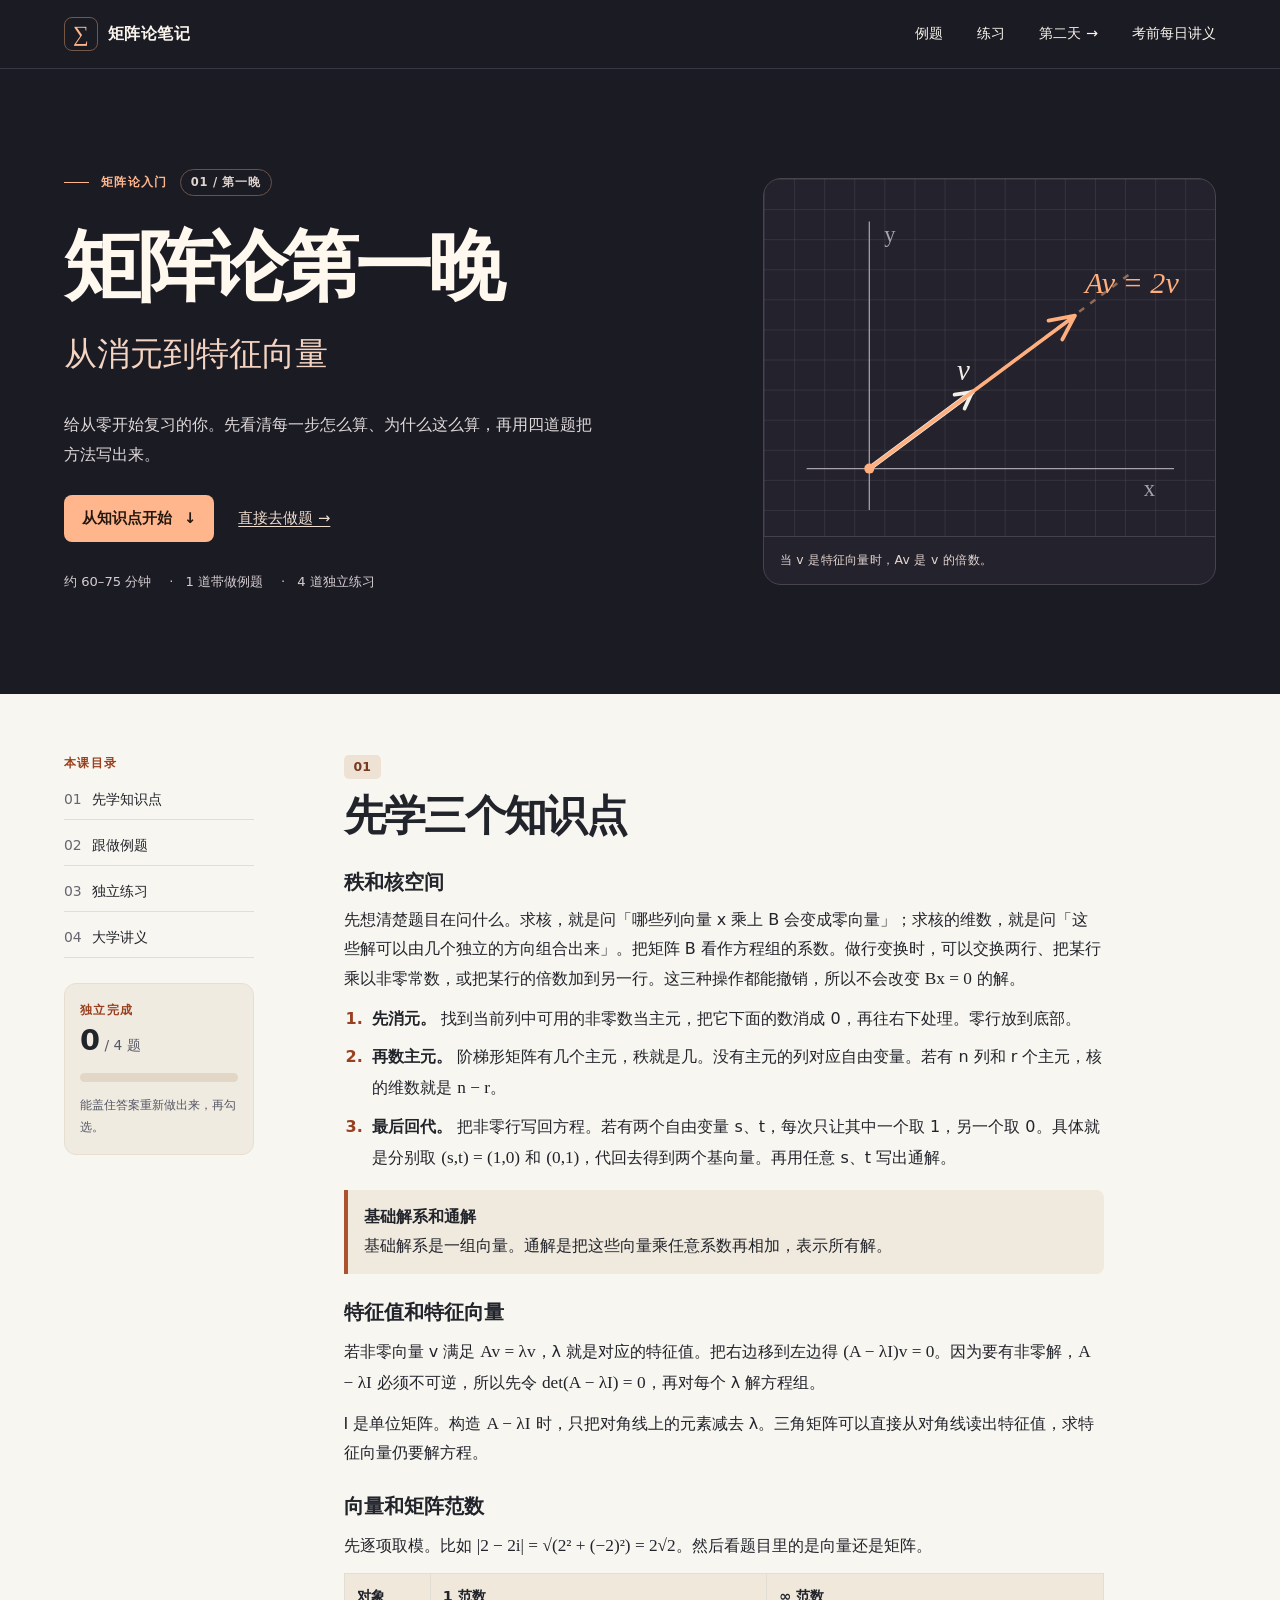
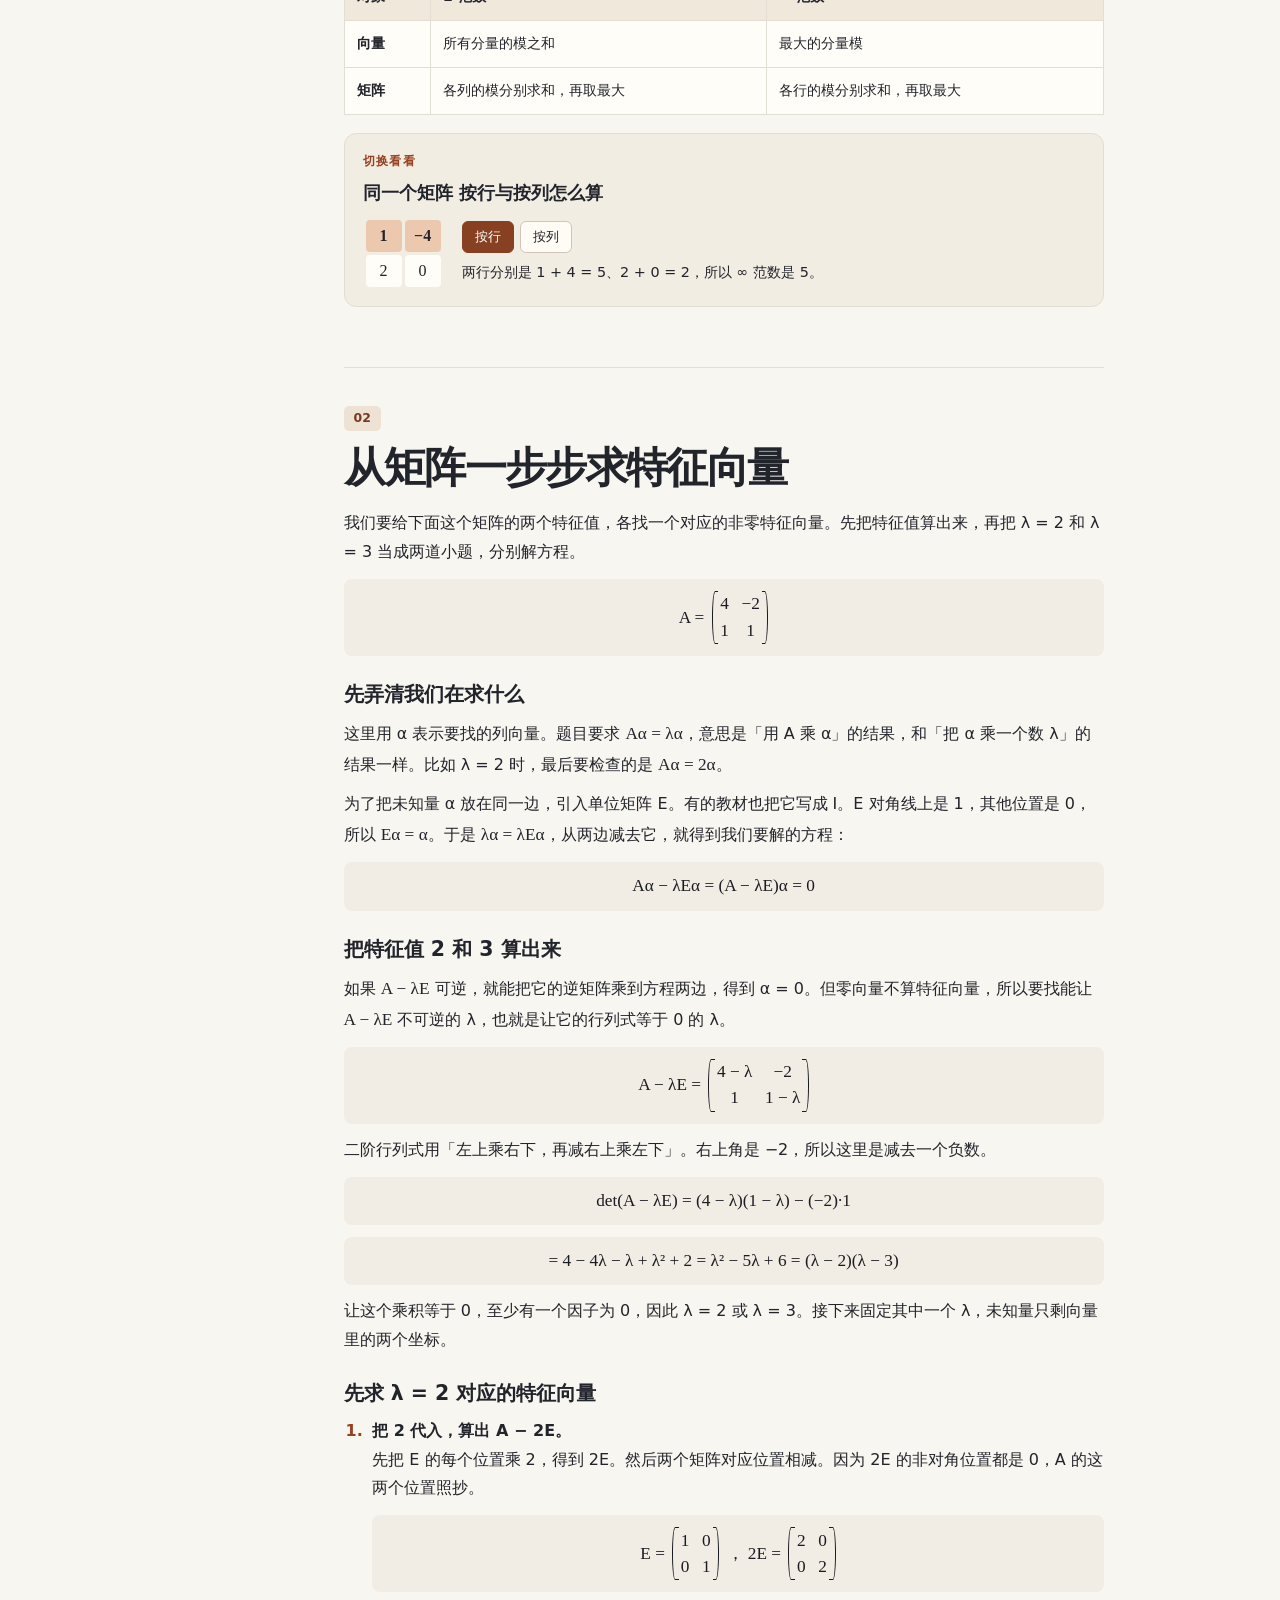
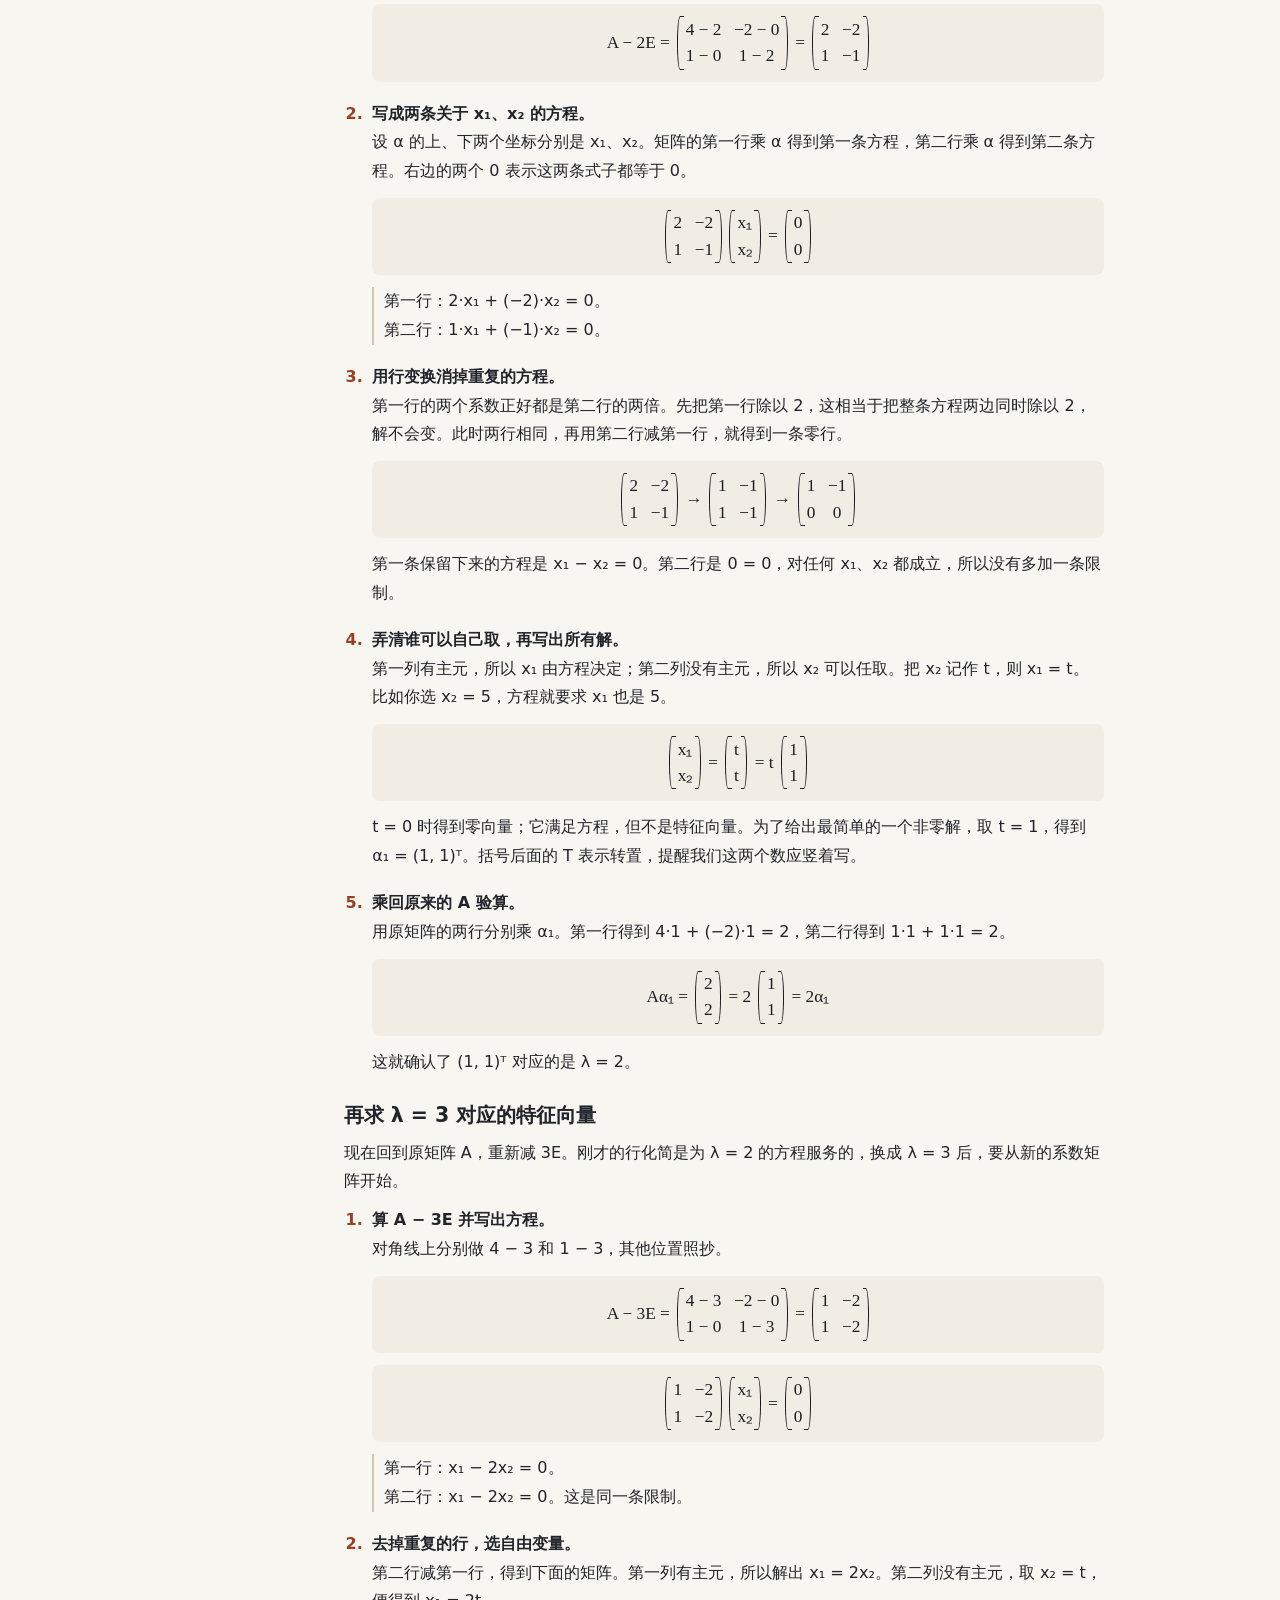
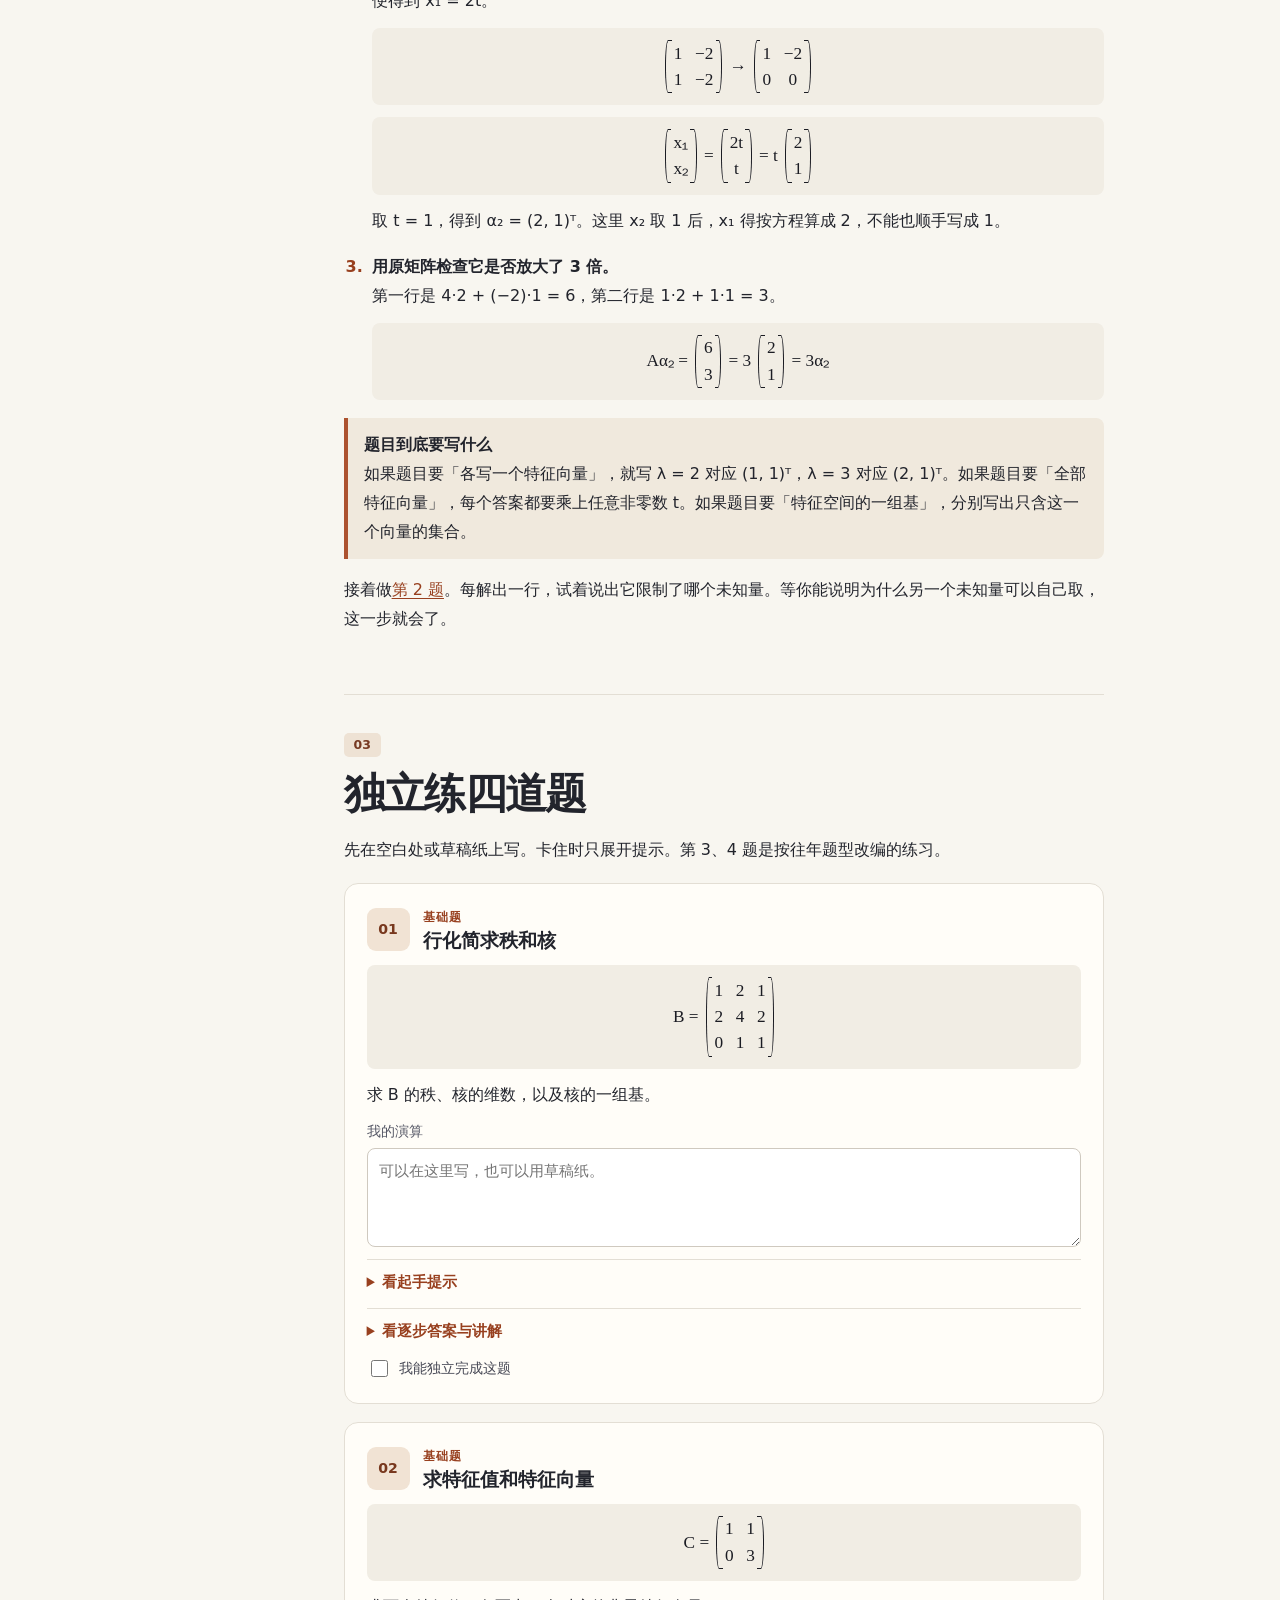
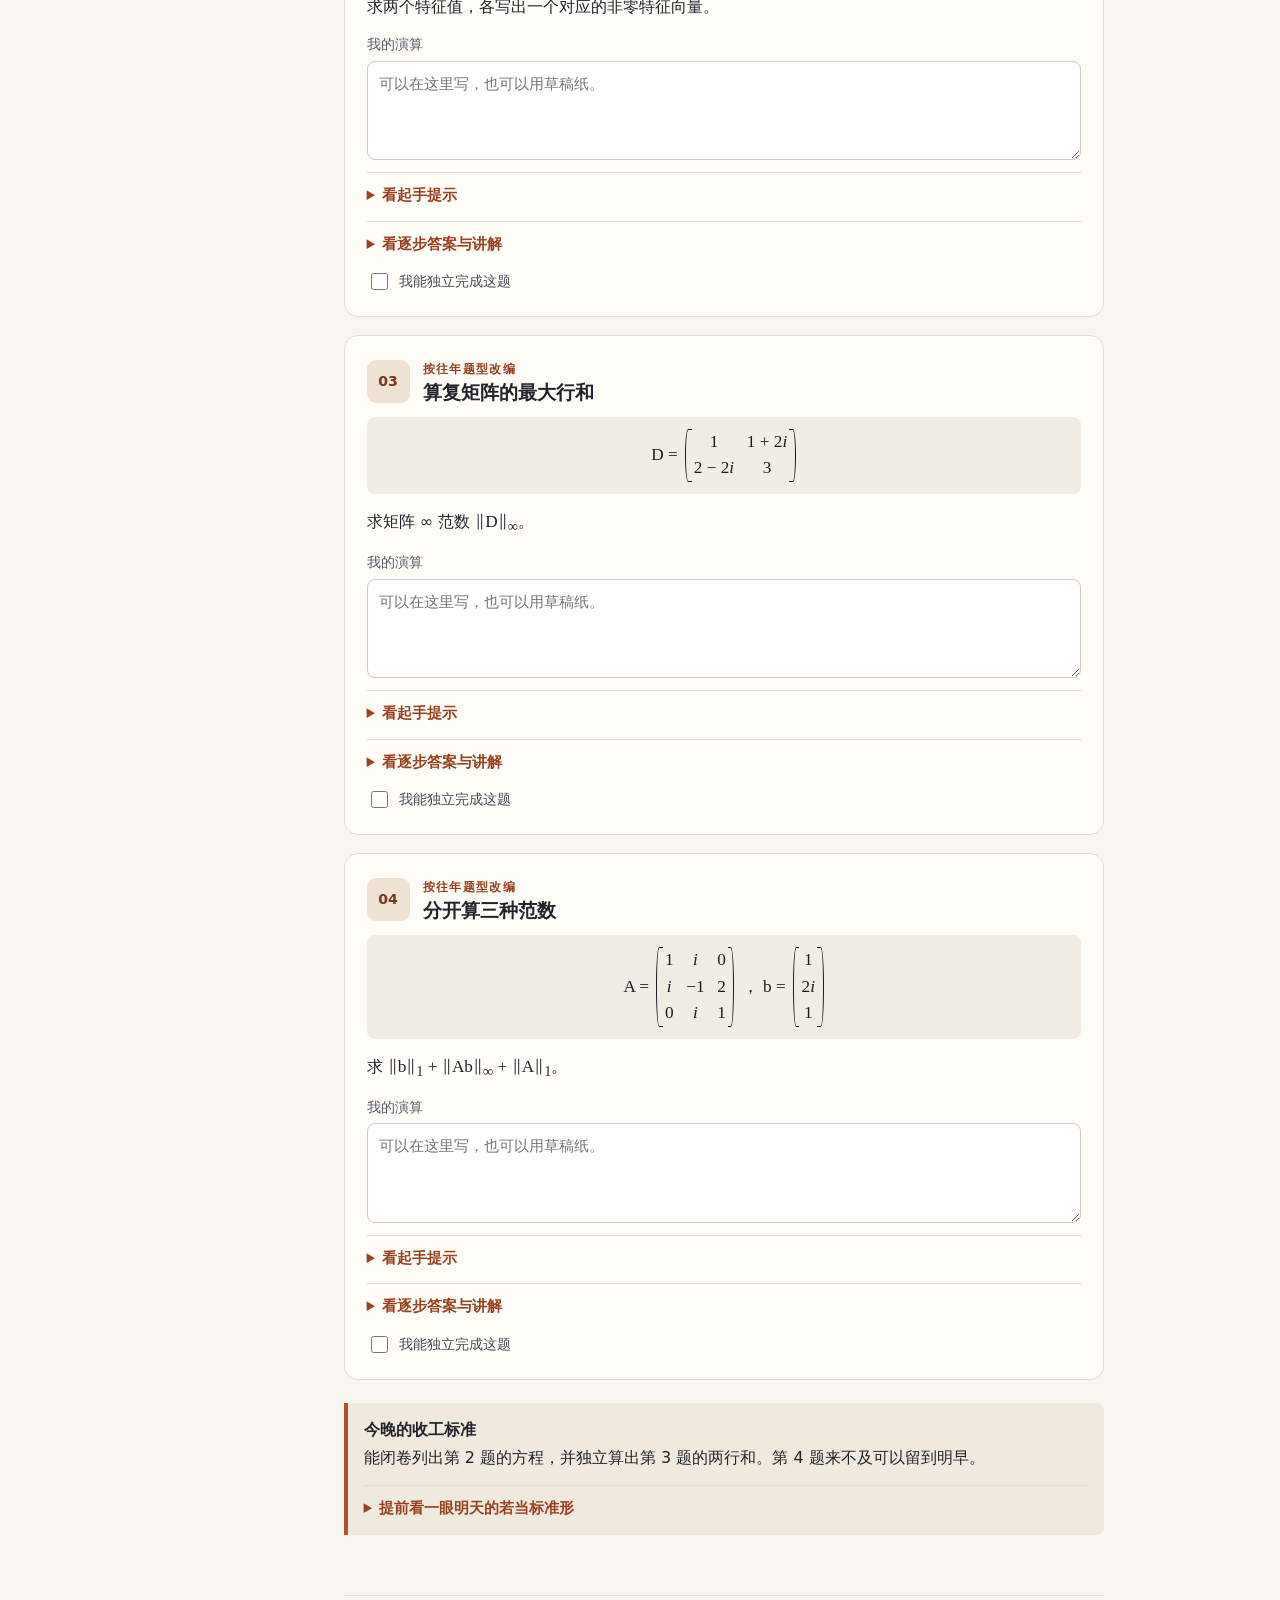
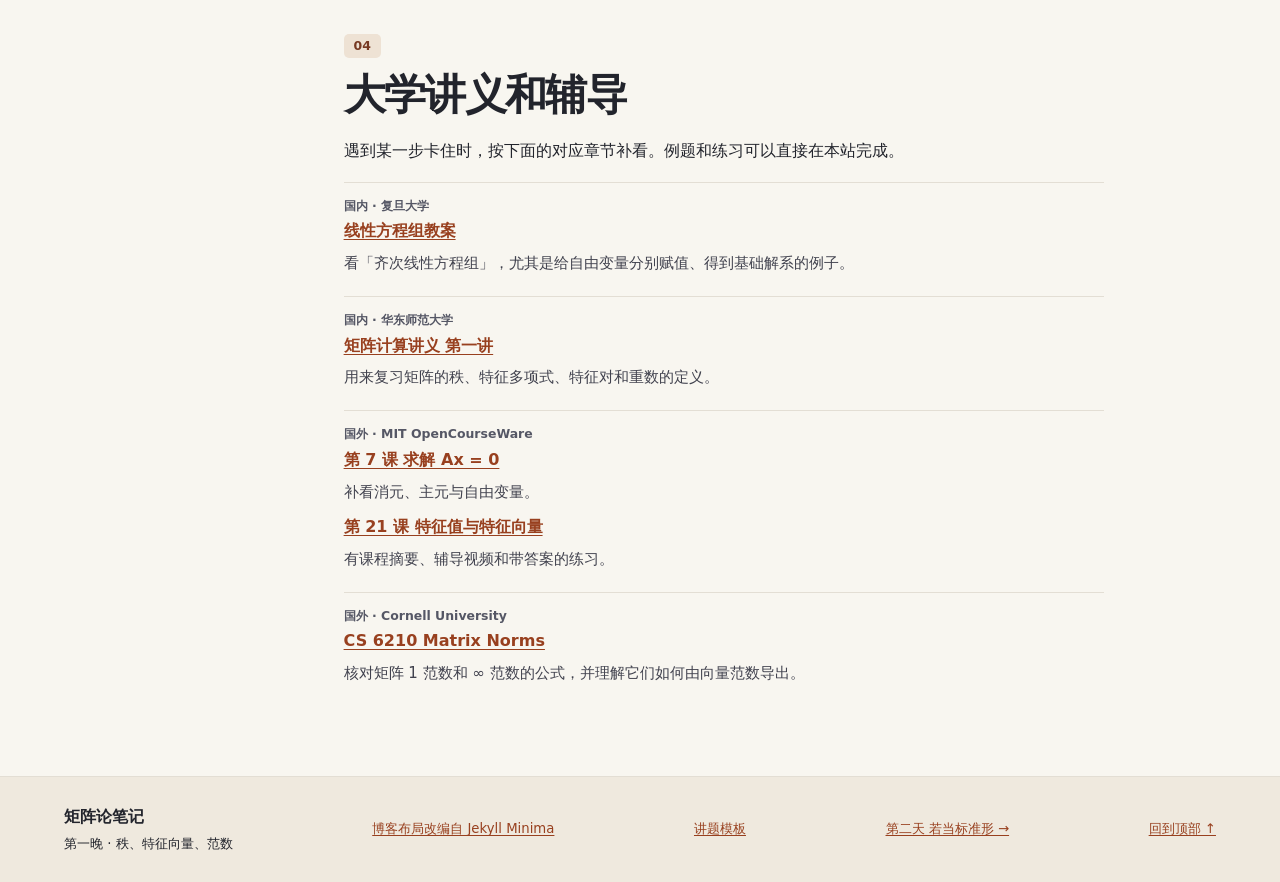
<file: index.html>
<!doctype html>
<!-- Static adaptation of the Minima default and post layouts. See LICENSE.minima. -->
<html lang="zh-CN">
<head><meta charset="utf-8"><meta name="viewport" content="width=device-width, initial-scale=1">
<title>矩阵论第一晚｜矩阵论笔记</title><meta name="description" content="给刚开始复习矩阵论的同学：逐行消元，逐步求特征向量，练习矩阵范数。">
<link rel="stylesheet" href="./style.css"><script src="./study.js?v=2" defer></script></head>
<body id="top"><a class="skip" href="#lesson">跳到正文</a>
<header class="site-header"><div class="wrap header-inner"><a class="brand" href="#top"><span class="brand-mark" aria-hidden="true">∑</span>矩阵论笔记</a><nav aria-label="主要导航"><a href="#worked">例题</a><a href="#practice">练习</a><a href="./day-2.html">第二天 →</a><a href="./daily/index.html">考前每日讲义</a></nav></div></header>
<main class="page-content" id="lesson"><article class="post">
<header class="hero"><div class="wrap hero-inner"><div>
<p class="eyebrow hero-kicker"><span></span> 矩阵论入门 <b>01 / 第一晚</b></p>
<h1>矩阵论第一晚</h1><p class="hero-sub">从消元到特征向量</p>
<p class="hero-lede">给从零开始复习的你。先看清每一步怎么算、为什么这么算，再用四道题把方法写出来。</p>
<div class="hero-actions"><a class="button" href="#concepts">从知识点开始 <span aria-hidden="true">↓</span></a><a class="hero-link" href="#practice">直接去做题 →</a></div>
<div class="hero-meta"><span>约 60–75 分钟</span><span>1 道带做例题</span><span>4 道独立练习</span></div>
</div><div class="hero-art" aria-hidden="true">
<svg viewBox="0 0 360 285" xmlns="http://www.w3.org/2000/svg"><defs><pattern id="grid" width="24" height="24" patternUnits="userSpaceOnUse"><path d="M24 0H0V24" fill="none" stroke="#7a7885" stroke-width=".6" opacity=".48"/></pattern></defs><rect width="360" height="285" fill="url(#grid)"/><path d="M34 231H327M84 264V34" stroke="#a6a1ad" stroke-width="1"/><path d="M84 231 294 74" stroke="#ffae7e" stroke-width="2" stroke-dasharray="5 6" opacity=".5"/><path d="M84 231 166 170" stroke="#f4eee8" stroke-width="4" stroke-linecap="round"/><path d="M152 172l14-2-6 13" fill="none" stroke="#f4eee8" stroke-width="3" stroke-linecap="round" stroke-linejoin="round"/><path d="M84 231 248 109M227 113l21-4-10 19" fill="none" stroke="#ffae7e" stroke-width="3" stroke-linecap="round" stroke-linejoin="round"/><circle cx="84" cy="231" r="4" fill="#ffae7e"/><text x="154" y="160" fill="#f4eee8" font-family="Georgia" font-size="23" font-style="italic">v</text><text x="256" y="91" fill="#ffae7e" font-family="Georgia" font-size="24" font-style="italic">Av = 2v</text><text x="303" y="253" fill="#a6a1ad" font-family="Georgia" font-size="18">x</text><text x="96" y="50" fill="#a6a1ad" font-family="Georgia" font-size="18">y</text></svg>
<p>当 v 是特征向量时，Av 是 v 的倍数。</p></div></div></header>
<div class="wrap reader"><aside class="sidebar"><nav aria-label="本文目录"><p class="eyebrow">本课目录</p><a href="#concepts">01 <span>先学知识点</span></a><a href="#worked">02 <span>跟做例题</span></a><a href="#practice">03 <span>独立练习</span></a><a href="#sources">04 <span>大学讲义</span></a></nav><div class="progress-card"><p class="eyebrow">独立完成</p><p class="progress-number"><span id="progress-count">0</span><small> / 4 题</small></p><progress id="progress" value="0" max="4" aria-label="独立完成的题数"></progress><p>能盖住答案重新做出来，再勾选。</p></div></aside>
<div class="post-content">
<section id="concepts"><div class="section-num">01</div><h2>先学三个知识点</h2>
<h3>秩和核空间</h3><p>先想清楚题目在问什么。求核，就是问「哪些列向量 x 乘上 B 会变成零向量」；求核的维数，就是问「这些解可以由几个独立的方向组合出来」。把矩阵 B 看作方程组的系数。做行变换时，可以交换两行、把某行乘以非零常数，或把某行的倍数加到另一行。这三种操作都能撤销，所以不会改变 <span class="math">Bx = 0</span> 的解。</p>
<ol class="steps"><li><strong>先消元。</strong> 找到当前列中可用的非零数当主元，把它下面的数消成 0，再往右下处理。零行放到底部。</li><li><strong>再数主元。</strong> 阶梯形矩阵有几个主元，秩就是几。没有主元的列对应自由变量。若有 n 列和 r 个主元，核的维数就是 <span class="math">n − r</span>。</li><li><strong>最后回代。</strong> 把非零行写回方程。若有两个自由变量 s、t，每次只让其中一个取 1，另一个取 0。具体就是分别取 <span class="math">(s,t) = (1,0)</span> 和 <span class="math">(0,1)</span>，代回去得到两个基向量。再用任意 s、t 写出通解。</li></ol>
<div class="callout"><strong>基础解系和通解</strong><p>基础解系是一组向量。通解是把这些向量乘任意系数再相加，表示所有解。</p></div>
<h3>特征值和特征向量</h3><p>若非零向量 v 满足 <span class="math">Av = λv</span>，λ 就是对应的特征值。把右边移到左边得 <span class="math">(A − λI)v = 0</span>。因为要有非零解，<span class="math">A − λI</span> 必须不可逆，所以先令 <span class="math">det(A − λI) = 0</span>，再对每个 λ 解方程组。</p>
<p>I 是单位矩阵。构造 <span class="math">A − λI</span> 时，只把对角线上的元素减去 λ。三角矩阵可以直接从对角线读出特征值，求特征向量仍要解方程。</p>
<h3>向量和矩阵范数</h3><p>先逐项取模。比如 <span class="math">|2 − 2i| = √(2² + (−2)²) = 2√2</span>。然后看题目里的是向量还是矩阵。</p>
<div class="table-wrap"><table><thead><tr><th scope="col">对象</th><th scope="col">1 范数</th><th scope="col">∞ 范数</th></tr></thead><tbody><tr><th scope="row">向量</th><td>所有分量的模之和</td><td>最大的分量模</td></tr><tr><th scope="row">矩阵</th><td>各列的模分别求和，再取最大</td><td>各行的模分别求和，再取最大</td></tr></tbody></table></div>
<div class="demo"><p class="eyebrow">切换看看</p><h4>同一个矩阵 按行与按列怎么算</h4>
<div class="demo-inner"><table class="demo-matrix" aria-label="演示矩阵，第一行 1、负 4，第二行 2、0"><tbody><tr><td>1</td><td>−4</td></tr><tr><td>2</td><td>0</td></tr></tbody></table><div><div class="toggle" role="group" aria-label="范数演示"><button type="button" id="row-mode" aria-pressed="true">按行</button><button type="button" id="col-mode" aria-pressed="false">按列</button></div><p id="norm-result" aria-live="polite">两行分别是 1 + 4 = 5、2 + 0 = 2，所以 ∞ 范数是 5。</p></div></div></div>
</section>
<section id="worked"><div class="section-num">02</div><h2>从矩阵一步步求特征向量</h2>
<p>我们要给下面这个矩阵的两个特征值，各找一个对应的非零特征向量。先把特征值算出来，再把 λ = 2 和 λ = 3 当成两道小题，分别解方程。</p>
<div class="equation">A = <span class="matrix" role="img" aria-label="2 行 2 列，4、−2；1、1"><span class="matrix-grid" style="--cols:2" aria-hidden="true"><span>4</span><span>−2</span><span>1</span><span>1</span></span></span></div>
<h3>先弄清我们在求什么</h3>
<p>这里用 α 表示要找的列向量。题目要求 <span class="math">Aα = λα</span>，意思是「用 A 乘 α」的结果，和「把 α 乘一个数 λ」的结果一样。比如 λ = 2 时，最后要检查的是 <span class="math">Aα = 2α</span>。</p>
<p>为了把未知量 α 放在同一边，引入单位矩阵 E。有的教材也把它写成 I。E 对角线上是 1，其他位置是 0，所以 <span class="math">Eα = α</span>。于是 <span class="math">λα = λEα</span>，从两边减去它，就得到我们要解的方程：</p>
<div class="equation">Aα − λEα = (A − λE)α = 0</div>
<h3>把特征值 2 和 3 算出来</h3>
<p>如果 <span class="math">A − λE</span> 可逆，就能把它的逆矩阵乘到方程两边，得到 α = 0。但零向量不算特征向量，所以要找能让 <span class="math">A − λE</span> 不可逆的 λ，也就是让它的行列式等于 0 的 λ。</p>
<div class="equation">A − λE = <span class="matrix" role="img" aria-label="2 行 2 列，4 − λ、−2；1、1 − λ"><span class="matrix-grid" style="--cols:2" aria-hidden="true"><span>4 − λ</span><span>−2</span><span>1</span><span>1 − λ</span></span></span></div>
<p>二阶行列式用「左上乘右下，再减右上乘左下」。右上角是 −2，所以这里是减去一个负数。</p>
<div class="equation">det(A − λE) = (4 − λ)(1 − λ) − (−2)·1</div>
<div class="equation">= 4 − 4λ − λ + λ² + 2 = λ² − 5λ + 6 = (λ − 2)(λ − 3)</div>
<p>让这个乘积等于 0，至少有一个因子为 0，因此 λ = 2 或 λ = 3。接下来固定其中一个 λ，未知量只剩向量里的两个坐标。</p>
<h3>先求 λ = 2 对应的特征向量</h3>
<ol class="steps worked-steps">
  <li><strong>把 2 代入，算出 A − 2E。</strong> <p>先把 E 的每个位置乘 2，得到 2E。然后两个矩阵对应位置相减。因为 2E 的非对角位置都是 0，A 的这两个位置照抄。</p>
  <div class="equation">E = <span class="matrix" role="img" aria-label="2 行 2 列，1、0；0、1"><span class="matrix-grid" style="--cols:2" aria-hidden="true"><span>1</span><span>0</span><span>0</span><span>1</span></span></span>， 2E = <span class="matrix" role="img" aria-label="2 行 2 列，2、0；0、2"><span class="matrix-grid" style="--cols:2" aria-hidden="true"><span>2</span><span>0</span><span>0</span><span>2</span></span></span></div>
  <div class="equation">A − 2E = <span class="matrix" role="img" aria-label="2 行 2 列，4 − 2、−2 − 0；1 − 0、1 − 2"><span class="matrix-grid" style="--cols:2" aria-hidden="true"><span>4 − 2</span><span>−2 − 0</span><span>1 − 0</span><span>1 − 2</span></span></span> = <span class="matrix" role="img" aria-label="2 行 2 列，2、−2；1、−1"><span class="matrix-grid" style="--cols:2" aria-hidden="true"><span>2</span><span>−2</span><span>1</span><span>−1</span></span></span></div></li>
  <li><strong>写成两条关于 x₁、x₂ 的方程。</strong> <p>设 α 的上、下两个坐标分别是 x₁、x₂。矩阵的第一行乘 α 得到第一条方程，第二行乘 α 得到第二条方程。右边的两个 0 表示这两条式子都等于 0。</p>
  <div class="equation"><span class="matrix" role="img" aria-label="2 行 2 列，2、−2；1、−1"><span class="matrix-grid" style="--cols:2" aria-hidden="true"><span>2</span><span>−2</span><span>1</span><span>−1</span></span></span><span class="matrix" role="img" aria-label="2 行 1 列，x₁；x₂"><span class="matrix-grid" style="--cols:1" aria-hidden="true"><span>x₁</span><span>x₂</span></span></span> = <span class="matrix" role="img" aria-label="2 行 1 列，0；0"><span class="matrix-grid" style="--cols:1" aria-hidden="true"><span>0</span><span>0</span></span></span></div>
  <p class="solution-work">第一行：2·x₁ + (−2)·x₂ = 0。<br>第二行：1·x₁ + (−1)·x₂ = 0。</p></li>
  <li><strong>用行变换消掉重复的方程。</strong> <p>第一行的两个系数正好都是第二行的两倍。先把第一行除以 2，这相当于把整条方程两边同时除以 2，解不会变。此时两行相同，再用第二行减第一行，就得到一条零行。</p>
  <div class="equation"><span class="matrix" role="img" aria-label="2 行 2 列，2、−2；1、−1"><span class="matrix-grid" style="--cols:2" aria-hidden="true"><span>2</span><span>−2</span><span>1</span><span>−1</span></span></span> → <span class="matrix" role="img" aria-label="2 行 2 列，1、−1；1、−1"><span class="matrix-grid" style="--cols:2" aria-hidden="true"><span>1</span><span>−1</span><span>1</span><span>−1</span></span></span> → <span class="matrix" role="img" aria-label="2 行 2 列，1、−1；0、0"><span class="matrix-grid" style="--cols:2" aria-hidden="true"><span>1</span><span>−1</span><span>0</span><span>0</span></span></span></div>
  <p>第一条保留下来的方程是 x₁ − x₂ = 0。第二行是 0 = 0，对任何 x₁、x₂ 都成立，所以没有多加一条限制。</p></li>
  <li><strong>弄清谁可以自己取，再写出所有解。</strong> <p>第一列有主元，所以 x₁ 由方程决定；第二列没有主元，所以 x₂ 可以任取。把 x₂ 记作 t，则 x₁ = t。比如你选 x₂ = 5，方程就要求 x₁ 也是 5。</p>
  <div class="equation"><span class="matrix" role="img" aria-label="2 行 1 列，x₁；x₂"><span class="matrix-grid" style="--cols:1" aria-hidden="true"><span>x₁</span><span>x₂</span></span></span> = <span class="matrix" role="img" aria-label="2 行 1 列，t；t"><span class="matrix-grid" style="--cols:1" aria-hidden="true"><span>t</span><span>t</span></span></span> = t<span class="matrix" role="img" aria-label="2 行 1 列，1；1"><span class="matrix-grid" style="--cols:1" aria-hidden="true"><span>1</span><span>1</span></span></span></div>
  <p>t = 0 时得到零向量；它满足方程，但不是特征向量。为了给出最简单的一个非零解，取 t = 1，得到 α₁ = (1, 1)ᵀ。括号后面的 T 表示转置，提醒我们这两个数应竖着写。</p></li>
  <li><strong>乘回原来的 A 验算。</strong> <p>用原矩阵的两行分别乘 α₁。第一行得到 4·1 + (−2)·1 = 2，第二行得到 1·1 + 1·1 = 2。</p>
  <div class="equation">Aα₁ = <span class="matrix" role="img" aria-label="2 行 1 列，2；2"><span class="matrix-grid" style="--cols:1" aria-hidden="true"><span>2</span><span>2</span></span></span> = 2<span class="matrix" role="img" aria-label="2 行 1 列，1；1"><span class="matrix-grid" style="--cols:1" aria-hidden="true"><span>1</span><span>1</span></span></span> = 2α₁</div>
  <p>这就确认了 (1, 1)ᵀ 对应的是 λ = 2。</p></li>
</ol>
<h3>再求 λ = 3 对应的特征向量</h3>
<p>现在回到原矩阵 A，重新减 3E。刚才的行化简是为 λ = 2 的方程服务的，换成 λ = 3 后，要从新的系数矩阵开始。</p>
<ol class="steps worked-steps">
  <li><strong>算 A − 3E 并写出方程。</strong> <p>对角线上分别做 4 − 3 和 1 − 3，其他位置照抄。</p>
  <div class="equation">A − 3E = <span class="matrix" role="img" aria-label="2 行 2 列，4 − 3、−2 − 0；1 − 0、1 − 3"><span class="matrix-grid" style="--cols:2" aria-hidden="true"><span>4 − 3</span><span>−2 − 0</span><span>1 − 0</span><span>1 − 3</span></span></span> = <span class="matrix" role="img" aria-label="2 行 2 列，1、−2；1、−2"><span class="matrix-grid" style="--cols:2" aria-hidden="true"><span>1</span><span>−2</span><span>1</span><span>−2</span></span></span></div>
  <div class="equation"><span class="matrix" role="img" aria-label="2 行 2 列，1、−2；1、−2"><span class="matrix-grid" style="--cols:2" aria-hidden="true"><span>1</span><span>−2</span><span>1</span><span>−2</span></span></span><span class="matrix" role="img" aria-label="2 行 1 列，x₁；x₂"><span class="matrix-grid" style="--cols:1" aria-hidden="true"><span>x₁</span><span>x₂</span></span></span> = <span class="matrix" role="img" aria-label="2 行 1 列，0；0"><span class="matrix-grid" style="--cols:1" aria-hidden="true"><span>0</span><span>0</span></span></span></div>
  <p class="solution-work">第一行：x₁ − 2x₂ = 0。<br>第二行：x₁ − 2x₂ = 0。这是同一条限制。</p></li>
  <li><strong>去掉重复的行，选自由变量。</strong> <p>第二行减第一行，得到下面的矩阵。第一列有主元，所以解出 x₁ = 2x₂。第二列没有主元，取 x₂ = t，便得到 x₁ = 2t。</p>
  <div class="equation"><span class="matrix" role="img" aria-label="2 行 2 列，1、−2；1、−2"><span class="matrix-grid" style="--cols:2" aria-hidden="true"><span>1</span><span>−2</span><span>1</span><span>−2</span></span></span> → <span class="matrix" role="img" aria-label="2 行 2 列，1、−2；0、0"><span class="matrix-grid" style="--cols:2" aria-hidden="true"><span>1</span><span>−2</span><span>0</span><span>0</span></span></span></div>
  <div class="equation"><span class="matrix" role="img" aria-label="2 行 1 列，x₁；x₂"><span class="matrix-grid" style="--cols:1" aria-hidden="true"><span>x₁</span><span>x₂</span></span></span> = <span class="matrix" role="img" aria-label="2 行 1 列，2t；t"><span class="matrix-grid" style="--cols:1" aria-hidden="true"><span>2t</span><span>t</span></span></span> = t<span class="matrix" role="img" aria-label="2 行 1 列，2；1"><span class="matrix-grid" style="--cols:1" aria-hidden="true"><span>2</span><span>1</span></span></span></div>
  <p>取 t = 1，得到 α₂ = (2, 1)ᵀ。这里 x₂ 取 1 后，x₁ 得按方程算成 2，不能也顺手写成 1。</p></li>
  <li><strong>用原矩阵检查它是否放大了 3 倍。</strong> <p>第一行是 4·2 + (−2)·1 = 6，第二行是 1·2 + 1·1 = 3。</p>
  <div class="equation">Aα₂ = <span class="matrix" role="img" aria-label="2 行 1 列，6；3"><span class="matrix-grid" style="--cols:1" aria-hidden="true"><span>6</span><span>3</span></span></span> = 3<span class="matrix" role="img" aria-label="2 行 1 列，2；1"><span class="matrix-grid" style="--cols:1" aria-hidden="true"><span>2</span><span>1</span></span></span> = 3α₂</div></li>
</ol>
<div class="callout"><strong>题目到底要写什么</strong><p>如果题目要「各写一个特征向量」，就写 λ = 2 对应 (1, 1)ᵀ，λ = 3 对应 (2, 1)ᵀ。如果题目要「全部特征向量」，每个答案都要乘上任意非零数 t。如果题目要「特征空间的一组基」，分别写出只含这一个向量的集合。</p></div>
<p>接着做<a href="#q2">第 2 题</a>。每解出一行，试着说出它限制了哪个未知量。等你能说明为什么另一个未知量可以自己取，这一步就会了。</p>
</section>
<section id="practice"><div class="section-num">03</div><h2>独立练四道题</h2><p>先在空白处或草稿纸上写。卡住时只展开提示。第 3、4 题是按往年题型改编的练习。</p><noscript><p>提示和答案仍可展开。启用 JavaScript 后可以保留勾选和草稿。</p></noscript>
<div class="exercise" id="q1"><div class="ex-top"><span class="ex-no">01</span><div><p class="eyebrow">基础题</p><h3>行化简求秩和核</h3></div></div><div class="equation">B = <span class="matrix" role="img" aria-label="3 行 3 列，1、2、1；2、4、2；0、1、1"><span class="matrix-grid" style="--cols:3" aria-hidden="true"><span>1</span><span>2</span><span>1</span><span>2</span><span>4</span><span>2</span><span>0</span><span>1</span><span>1</span></span></span></div><p>求 B 的秩、核的维数，以及核的一组基。</p><label class="work-label" for="work-1">我的演算</label><textarea id="work-1" rows="3" spellcheck="false" placeholder="可以在这里写，也可以用草稿纸。"></textarea><details><summary>看起手提示</summary><p>先把第二行减去第一行的两倍，再把零行移到底部。</p></details><details class="solution">
  <summary>看逐步答案与讲解</summary>
  <div class="solution-route">
    <p><strong>先读题</strong> 这题要交三个结果：秩是一个数，核的维数也是一个数，而一组基要写成向量的集合。核里的向量，就是乘上 B 后变成零向量的 x。</p>
    <p><strong>解题路线</strong> 把 B 化成阶梯形，用同一个矩阵数主元、找自由变量，再写通解。</p>
  </div>
  <ol class="steps solution-steps">
    <li>
      <h4>先看 Bx = 0 的三行在说什么</h4>
      <p>设 x 是含三个坐标的列向量。B 的每一行乘 x，分别给一条等于 0 的方程。先写出来，你就能看见哪些条件重复了。</p>
      <p class="solution-work">第 1 行：x₁ + 2x₂ + x₃ = 0。<br>第 2 行：2x₁ + 4x₂ + 2x₃ = 0。<br>第 3 行：x₂ + x₃ = 0。</p>
    </li>
    <li>
      <h4>消掉重复的第二行</h4>
      <p>第二行恰好是第一行的两倍。用第二行减去第一行的两倍，相当于用一条原方程消去另一条里的重复条件。右边也做 0 − 2·0，还是 0。</p>
      <div class="equation">(2, 4, 2) − 2(1, 2, 1) = (2 − 2, 4 − 4, 2 − 2) = (0, 0, 0)</div><div class="equation"><span class="matrix" role="img" aria-label="3 行 3 列，1、2、1；2、4、2；0、1、1"><span class="matrix-grid" style="--cols:3" aria-hidden="true"><span>1</span><span>2</span><span>1</span><span>2</span><span>4</span><span>2</span><span>0</span><span>1</span><span>1</span></span></span> → <span class="matrix" role="img" aria-label="3 行 3 列，1、2、1；0、0、0；0、1、1"><span class="matrix-grid" style="--cols:3" aria-hidden="true"><span>1</span><span>2</span><span>1</span><span>0</span><span>0</span><span>0</span><span>0</span><span>1</span><span>1</span></span></span></div>
    </li>
    <li>
      <h4>把零行移到底部，再数主元</h4>
      <p>交换第二行和第三行只是改变方程的排列顺序。现在第一条非零行的首个非零数在第 1 列，下一条在第 2 列，更靠右。矩阵已经是阶梯形，这两个首项就是主元。</p>
      <div class="equation"><span class="matrix" role="img" aria-label="3 行 3 列，1、2、1；0、0、0；0、1、1"><span class="matrix-grid" style="--cols:3" aria-hidden="true"><span>1</span><span>2</span><span>1</span><span>0</span><span>0</span><span>0</span><span>0</span><span>1</span><span>1</span></span></span> → <span class="matrix" role="img" aria-label="3 行 3 列，1、2、1；0、1、1；0、0、0"><span class="matrix-grid" style="--cols:3" aria-hidden="true"><span>1</span><span>2</span><span>1</span><span>0</span><span>1</span><span>1</span><span>0</span><span>0</span><span>0</span></span></span></div><p class="solution-work">有 2 个主元，所以秩是 2。有 3 列，也就是 3 个坐标，只有 2 个主元变量，所以核的维数是 3 − 2 = 1。</p>
    </li>
    <li>
      <h4>先选 x₃，再从下往上回代</h4>
      <p>第 3 列没有主元，所以先把 x₃ 记作 t。选定 t 后，第二条非零行就能算出 x₂；得到 x₂ 后，第一行就只剩 x₁ 待求。零行给出的 0 = 0 不会限制 t。</p>
      <p class="solution-work">由 x₂ + x₃ = 0 得 x₂ + t = 0，所以 x₂ = −t。<br>代入 x₁ + 2x₂ + x₃ = 0 得 x₁ + 2(−t) + t = 0。<br>合并同类项得到 x₁ − t = 0，所以 x₁ = t。</p>
    </li>
    <li>
      <h4>写出全部解，再抽出一组基</h4>
      <p>把 x₁、x₂、x₃ 按原顺序写回一列，再把共同的 t 提出来。t 任取时得到所有解；只取 t = 1 时，得到一个能生成整个核的非零向量。</p>
      <div class="equation">x = (t, −t, t)ᵀ = t(1, −1, 1)ᵀ</div><p class="solution-work">比如取 t = 2 会得到 (2, −2, 2)ᵀ，它只是同一个方向的两倍，不会多出一维。</p>
    </li>
    <li>
      <h4>用原矩阵检查这个向量</h4>
      <p>因为题目问的是原矩阵 B 的核，验算时把 (1, −1, 1)ᵀ 乘回原矩阵。三个分量都应该是 0。</p>
      <p class="solution-work">第 1 行：1·1 + 2·(−1) + 1·1 = 1 − 2 + 1 = 0。<br>第 2 行：2·1 + 4·(−1) + 2·1 = 2 − 4 + 2 = 0。<br>第 3 行：0·1 + 1·(−1) + 1·1 = −1 + 1 = 0。</p>
    </li>
  </ol>
  <p class="solution-note"><strong>卷面答案</strong> rank(B) = 2，dim ker(B) = 1，基础解系为 {(1, −1, 1)ᵀ}。</p>
  <p class="solution-note"><strong>容易丢分的地方</strong> 第三列有非零数，照样可以没有主元。要看每条非零行的第一个非零数落在哪一列。</p>
  <p class="verify"><strong>盖住答案试着说</strong> 为什么可以先随便选 x₃，却不能再随便选 x₂？</p>
</details><label class="check"><input type="checkbox" data-check="1"> 我能独立完成这题</label></div>
<div class="exercise" id="q2"><div class="ex-top"><span class="ex-no">02</span><div><p class="eyebrow">基础题</p><h3>求特征值和特征向量</h3></div></div><div class="equation">C = <span class="matrix" role="img" aria-label="2 行 2 列，1、1；0、3"><span class="matrix-grid" style="--cols:2" aria-hidden="true"><span>1</span><span>1</span><span>0</span><span>3</span></span></span></div><p>求两个特征值，各写出一个对应的非零特征向量。</p><label class="work-label" for="work-2">我的演算</label><textarea id="work-2" rows="3" spellcheck="false" placeholder="可以在这里写，也可以用草稿纸。"></textarea><details><summary>看起手提示</summary><p>C 是上三角矩阵。读出特征值后，分别写出 C − I 和 C − 3I。</p></details><details class="solution">
  <summary>看逐步答案与讲解</summary>
  <div class="solution-route">
    <p><strong>先读题</strong> 找出哪两个数 λ 可以让 C 把某个非零向量放大为 λ 倍，并为每个 λ 写一个这样的向量。两个向量要分别和各自的 λ 对上。</p>
    <p><strong>解题路线</strong> 先找 λ。每找到一个 λ，就回到原矩阵 C，重新算 C − λI、解方程、验算。</p>
  </div>
  <ol class="steps solution-steps">
    <li>
      <h4>先写出我们要解的式子</h4>
      <p>Cv = λv。由于单位矩阵 I 乘 v 还是 v，右边也可以写成 λIv。移到左边，就变成 (C − λI)v = 0。如果 C − λI 可逆，方程只有零解；题目要非零向量，所以要让它的行列式等于 0。</p>
      <div class="equation">C − λI = <span class="matrix" role="img" aria-label="2 行 2 列，1 − λ、1；0、3 − λ"><span class="matrix-grid" style="--cols:2" aria-hidden="true"><span>1 − λ</span><span>1</span><span>0</span><span>3 − λ</span></span></span></div><div class="equation">det(C − λI) = (1 − λ)(3 − λ) − 1·0 = 0</div><p class="solution-work">两个因子至少一个是 0，所以 λ = 1 或 λ = 3。</p>
    </li>
    <li>
      <h4>固定 λ = 1，写出两个方程</h4>
      <p>从 C 的对角线上分别减去 1，得到 1 − 1 = 0、3 − 1 = 2。其余元素照抄。用得到的矩阵乘列向量 x，逐行和零向量对应。</p>
      <div class="equation">C − I = <span class="matrix" role="img" aria-label="2 行 2 列，0、1；0、2"><span class="matrix-grid" style="--cols:2" aria-hidden="true"><span>0</span><span>1</span><span>0</span><span>2</span></span></span></div><div class="equation"><span class="matrix" role="img" aria-label="2 行 2 列，0、1；0、2"><span class="matrix-grid" style="--cols:2" aria-hidden="true"><span>0</span><span>1</span><span>0</span><span>2</span></span></span><span class="matrix" role="img" aria-label="2 行 1 列，x₁；x₂"><span class="matrix-grid" style="--cols:1" aria-hidden="true"><span>x₁</span><span>x₂</span></span></span> = <span class="matrix" role="img" aria-label="2 行 1 列，0；0"><span class="matrix-grid" style="--cols:1" aria-hidden="true"><span>0</span><span>0</span></span></span></div><p class="solution-work">第 1 行：0·x₁ + 1·x₂ = 0，所以 x₂ = 0。<br>第 2 行：0·x₁ + 2·x₂ = 0，同样要求 x₂ = 0。</p>
    </li>
    <li>
      <h4>说明 λ = 1 时哪个坐标可以自己选</h4>
      <p>第二行减去第一行的两倍就成了零行。留下的主元在第 2 列，所以方程只固定了 x₂。第一列没有主元，令 x₁ = t。</p>
      <div class="equation"><span class="matrix" role="img" aria-label="2 行 2 列，0、1；0、2"><span class="matrix-grid" style="--cols:2" aria-hidden="true"><span>0</span><span>1</span><span>0</span><span>2</span></span></span> → <span class="matrix" role="img" aria-label="2 行 2 列，0、1；0、0"><span class="matrix-grid" style="--cols:2" aria-hidden="true"><span>0</span><span>1</span><span>0</span><span>0</span></span></span></div><p class="solution-work">所有解是 (t, 0)ᵀ = t(1, 0)ᵀ。取 t = 1，得到 v₁ = (1, 0)ᵀ。</p>
    </li>
    <li>
      <h4>固定 λ = 3，从原矩阵再算一次</h4>
      <p>这次对角线上减去 3，得到 1 − 3 = −2、3 − 3 = 0。上一问的矩阵只适用于 λ = 1，这一步要重新用 C。</p>
      <div class="equation">C − 3I = <span class="matrix" role="img" aria-label="2 行 2 列，−2、1；0、0"><span class="matrix-grid" style="--cols:2" aria-hidden="true"><span>−2</span><span>1</span><span>0</span><span>0</span></span></span></div><div class="equation"><span class="matrix" role="img" aria-label="2 行 2 列，−2、1；0、0"><span class="matrix-grid" style="--cols:2" aria-hidden="true"><span>−2</span><span>1</span><span>0</span><span>0</span></span></span><span class="matrix" role="img" aria-label="2 行 1 列，x₁；x₂"><span class="matrix-grid" style="--cols:1" aria-hidden="true"><span>x₁</span><span>x₂</span></span></span> = <span class="matrix" role="img" aria-label="2 行 1 列，0；0"><span class="matrix-grid" style="--cols:1" aria-hidden="true"><span>0</span><span>0</span></span></span></div><p class="solution-work">第 1 行：−2x₁ + x₂ = 0。<br>第 2 行：0·x₁ + 0·x₂ = 0，对任何坐标都成立。</p>
    </li>
    <li>
      <h4>说明 λ = 3 时为什么取 2 也可以</h4>
      <p>第一行除以 −2 后变成 x₁ − x₂/2 = 0。主元在第 1 列，所以按阶梯形的读法，把第 2 列对应的 x₂ 作为自由变量。令 x₂ = t，则 x₁ = t/2。</p>
      <div class="equation"><span class="matrix" role="img" aria-label="2 行 2 列，−2、1；0、0"><span class="matrix-grid" style="--cols:2" aria-hidden="true"><span>−2</span><span>1</span><span>0</span><span>0</span></span></span> → <span class="matrix" role="img" aria-label="2 行 2 列，1、−1/2；0、0"><span class="matrix-grid" style="--cols:2" aria-hidden="true"><span>1</span><span>−1/2</span><span>0</span><span>0</span></span></span></div><p class="solution-work">所有解是 (t/2, t)ᵀ。取 t = 1 会得到 (1/2, 1)ᵀ，也正确。为了让两个坐标都是整数，可以取 t = 2，得到 v₂ = (1, 2)ᵀ。</p>
    </li>
    <li>
      <h4>分别乘回 C，核对两个对应关系</h4>
      <p>验算用原矩阵 C。第一组乘积要等于原向量的 1 倍，第二组要等于原向量的 3 倍。</p>
      <div class="equation">Cv₁ = (1·1 + 1·0, 0·1 + 3·0)ᵀ = (1, 0)ᵀ = 1·v₁</div><div class="equation">Cv₂ = (1·1 + 1·2, 0·1 + 3·2)ᵀ = (3, 6)ᵀ = 3v₂</div>
    </li>
  </ol>
  <p class="solution-note"><strong>卷面答案</strong> λ = 1 对应 (1, 0)ᵀ；λ = 3 对应 (1, 2)ᵀ。</p>
  <p class="solution-note"><strong>容易丢分的地方</strong> 自由变量取 1 只是为了方便。任意非零倍数都可以；把自由变量取成 0 得到的零向量不算特征向量。</p>
  <p class="verify"><strong>盖住答案试着说</strong> 为什么 λ = 1 时自由变量是 x₁，λ = 3 时却可以按主元位置选 x₂？</p>
</details><label class="check"><input type="checkbox" data-check="2"> 我能独立完成这题</label></div>
<div class="exercise" id="q3"><div class="ex-top"><span class="ex-no">03</span><div><p class="eyebrow">按往年题型改编</p><h3>算复矩阵的最大行和</h3></div></div><div class="equation">D = <span class="matrix" role="img" aria-label="2 行 2 列，1、1 + 2i；2 − 2i、3"><span class="matrix-grid" style="--cols:2" aria-hidden="true"><span>1</span><span>1 + 2<i>i</i></span><span>2 − 2<i>i</i></span><span>3</span></span></span></div><p>求矩阵 ∞ 范数 <span class="math">‖D‖<sub>∞</sub></span>。</p><label class="work-label" for="work-3">我的演算</label><textarea id="work-3" rows="3" spellcheck="false" placeholder="可以在这里写，也可以用草稿纸。"></textarea><details><summary>看起手提示</summary><p>分别取四个元素的模。先在每一行内部相加，再在两行之间比较。</p></details><details class="solution">
  <summary>看逐步答案与讲解</summary>
  <div class="solution-route">
    <p><strong>先读题</strong> 题目给的是矩阵 D，要求它的 ∞ 范数。这里要找哪一行的元素取模后加起来最大，最后交一个非负实数。</p>
    <p><strong>解题路线</strong> 先确认按行算。每行先逐项取模，再相加，最后比较两行。</p>
  </div>
  <ol class="steps solution-steps">
    <li>
      <h4>先分清取最大值的时机</h4>
      <p>第 1 行有两个元素，第 2 行也有两个元素。各自都要算成一个行和，最后比较这两个行和。若题目给的是向量，∞ 范数才直接比较分量的模。</p>
      <div class="equation">‖D‖∞ = max(第一行模之和，第二行模之和)</div>
    </li>
    <li>
      <h4>算第一行的两个模，再相加</h4>
      <p>第一个元素是实数 1，模是 1。第二个元素 1 + 2i 的实部是 1，虚部是 2。复数的模相当于平面上点 (1, 2) 到原点的距离，所以要把两项分别平方后相加再开根号。</p>
      <p class="solution-work">|1| = 1。<br>|1 + 2i| = √(1² + 2²) = √(1 + 4) = √5。</p><div class="equation">第一行模之和 = 1 + √5</div>
    </li>
    <li>
      <h4>算第二行的两个模，再相加</h4>
      <p>2 − 2i 的虚部是 −2，平方时负号要留在括号里。另一个元素是正实数 3，模就是 3。</p>
      <p class="solution-work">|2 − 2i| = √(2² + (−2)²) = √(4 + 4) = √8 = 2√2。<br>|3| = 3。</p><div class="equation">第二行模之和 = 3 + 2√2</div>
    </li>
    <li>
      <h4>比较行和，再核对大小</h4>
      <p>第二行的实数项 3 大于第一行的 1，根号项 √8 也大于 √5，因此不用按计算器就能判断第二行更大。</p>
      <p class="solution-work">粗略检查：两行分别约为 3.24 和 5.83，和刚才的比较一致。</p><div class="equation">‖D‖∞ = 3 + 2√2</div>
    </li>
  </ol>
  <p class="solution-note"><strong>卷面答案</strong> ‖D‖∞ = 3 + 2√2。</p>
  <p class="solution-note"><strong>容易丢分的地方</strong> 先取模再相加。假如一行里有 1 和 −1，这一行的模之和是 2，先把数相加再取模会错算成 0。</p>
  <p class="verify"><strong>盖住答案试着说</strong> 为什么这题先得到两个行和，而不是从四个元素中挑最大的一个？</p>
</details><label class="check"><input type="checkbox" data-check="3"> 我能独立完成这题</label></div>
<div class="exercise" id="q4"><div class="ex-top"><span class="ex-no">04</span><div><p class="eyebrow">按往年题型改编</p><h3>分开算三种范数</h3></div></div><div class="equation">A = <span class="matrix" role="img" aria-label="3 行 3 列，1、i、0；i、−1、2；0、i、1"><span class="matrix-grid" style="--cols:3" aria-hidden="true"><span>1</span><span><i>i</i></span><span>0</span><span><i>i</i></span><span>−1</span><span>2</span><span>0</span><span><i>i</i></span><span>1</span></span></span>， b = <span class="matrix" role="img" aria-label="3 行 1 列，1；2i；1"><span class="matrix-grid" style="--cols:1" aria-hidden="true"><span>1</span><span>2<i>i</i></span><span>1</span></span></span></div><p>求 <span class="math">‖b‖<sub>1</sub> + ‖Ab‖<sub>∞</sub> + ‖A‖<sub>1</sub></span>。</p><label class="work-label" for="work-4">我的演算</label><textarea id="work-4" rows="3" spellcheck="false" placeholder="可以在这里写，也可以用草稿纸。"></textarea><details><summary>看起手提示</summary><p>先算 b 的模之和，再算 Ab。最后一项按列求和。</p></details><details class="solution">
  <summary>看逐步答案与讲解</summary>
  <div class="solution-route">
    <p><strong>先读题</strong> 一共有三项。第一项看列向量 b，第二项看乘出来的列向量 Ab，第三项看矩阵 A。它们有的用同一个下标，规则却要看对象。</p>
    <p><strong>解题路线</strong> 把每项当成一小题。先完成 b，再算 Ab 和它的范数，最后算 A 的范数并相加。</p>
  </div>
  <ol class="steps solution-steps">
    <li>
      <h4>先给三个对象分配算法</h4>
      <p>b 和 Ab 都只有一列。向量的下标 1 表示把所有分量的模加起来，下标 ∞ 表示只取其中最大的模。A 有三行三列，它的 1 范数要先给每列各算一个模之和。</p>
      <p class="solution-work">‖b‖₁：取模后加。<br>‖Ab‖∞：先乘出向量，取模后挑最大。<br>‖A‖₁：按列取模求和，再挑最大列和。</p>
    </li>
    <li>
      <h4>先算 b 的三个分量的模</h4>
      <p>b 的中间分量是 2i，它的实部为 0，虚部为 2，所以模是 √(0² + 2²) = 2。两端的 1 取模后还是 1。</p>
      <div class="equation">‖b‖₁ = |1| + |2i| + |1| = 1 + 2 + 1 = 4</div>
    </li>
    <li>
      <h4>逐行算出 Ab 的三个分量</h4>
      <p>A 的每一行有三个数，b 也有三个分量。一行与 b 对应相乘再相加，得到一个分量。有三行，就得到三个分量。遇到 i·2i，先合成 2i²，再用 i² = −1。</p>
      <p class="solution-work">第 1 行：1·1 + i·2i + 0·1 = 1 + 2i² + 0 = 1 − 2 = −1。<br>第 2 行：i·1 + (−1)·2i + 2·1 = i − 2i + 2 = 2 − i。<br>第 3 行：0·1 + i·2i + 1·1 = 0 + 2i² + 1 = −2 + 1 = −1。</p><div class="equation">Ab = <span class="matrix" role="img" aria-label="3 行 1 列，−1；2 − i；−1"><span class="matrix-grid" style="--cols:1" aria-hidden="true"><span>−1</span><span>2 − i</span><span>−1</span></span></span></div>
    </li>
    <li>
      <h4>给 Ab 的三个分量取模，再取最大</h4>
      <p>现在已经有了一个向量，不再按矩阵的行来求和。两端都是 −1，模是 1；中间的 2 − i 要把实部 2、虚部 −1 分别平方。</p>
      <div class="equation">‖Ab‖∞ = max(1, √(2² + (−1)²), 1) = max(1, √5, 1) = √5</div>
    </li>
    <li>
      <h4>回到 A 从上到下读每一列</h4>
      <p>第三项只需要 A 的元素。每一列从上到下取模再相加。比如第 2 列是 i、−1、i，这三个元素的模都是 1。</p>
      <p class="solution-work">第 1 列：|1| + |i| + |0| = 1 + 1 + 0 = 2。<br>第 2 列：|i| + |−1| + |i| = 1 + 1 + 1 = 3。<br>第 3 列：|0| + |2| + |1| = 0 + 2 + 1 = 3。</p><div class="equation">‖A‖₁ = max(2, 3, 3) = 3</div>
    </li>
    <li>
      <h4>加起来，用另一种方式核对乘积</h4>
      <p>把三项按题目顺序相加。再抽查最影响答案的中间分量：也可以把 Ab 理解为用 b 的分量给 A 的三列加权。取这个和的第 2 个坐标，得到 1·i + 2i·(−1) + 1·2 = 2 − i，和逐行乘出来的一致。</p>
      <div class="equation">‖b‖₁ + ‖Ab‖∞ + ‖A‖₁ = 4 + √5 + 3 = 7 + √5</div>
    </li>
  </ol>
  <p class="solution-note"><strong>卷面答案</strong> 7 + √5。</p>
  <p class="solution-note"><strong>容易丢分的地方</strong> 下标 1 不等于固定一种算法。对 b 的分量取模后全部相加；对 A 要先区分列，再取最大列和。</p>
  <p class="verify"><strong>盖住答案试着说</strong> 题目里的哪个量必须先做乘法？为什么最后一项要算三个列和？</p>
</details><label class="check"><input type="checkbox" data-check="4"> 我能独立完成这题</label></div>
<div class="callout finish"><strong>今晚的收工标准</strong><p>能闭卷列出第 2 题的方程，并独立算出第 3 题的两行和。第 4 题来不及可以留到明早。</p><details><summary>提前看一眼明天的若当标准形</summary><p>另取矩阵 J，第一行是 (2, 1)，第二行是 (0, 2)。它的特征值 λ = 2 在特征多项式里出现两次，但 <span class="math">J − 2I</span> 的核只有一维，所以最多只能找到一个线性无关的特征向量。这就是明天要区分的代数重数和几何重数。</p></details></div>
</section>
<section id="sources"><div class="section-num">04</div><h2>大学讲义和辅导</h2><p>遇到某一步卡住时，按下面的对应章节补看。例题和练习可以直接在本站完成。</p>
<ul class="source-list">
<li><span>国内 · 复旦大学</span><a href="https://math.fudan.edu.cn/_upload/article/files/8a/c7/b6bc60b64933acee041a351adda9/260fa091-1d3c-4cf7-aca2-b66a50a40a5c.pdf">线性方程组教案</a><p>看「齐次线性方程组」，尤其是给自由变量分别赋值、得到基础解系的例子。</p></li>
<li><span>国内 · 华东师范大学</span><a href="https://math.ecnu.edu.cn/~jypan/Teaching/MCT/main_mct.pdf">矩阵计算讲义 第一讲</a><p>用来复习矩阵的秩、特征多项式、特征对和重数的定义。</p></li>
<li><span>国外 · MIT OpenCourseWare</span><a href="https://www.ocw.mit.edu/courses/18-06sc-linear-algebra-fall-2011/pages/ax-b-and-the-four-subspaces/solving-ax-0-pivot-variables-special-solutions/">第 7 课 求解 Ax = 0</a><p>补看消元、主元与自由变量。</p><a href="https://www.ocw.mit.edu/courses/18-06sc-linear-algebra-fall-2011/pages/least-squares-determinants-and-eigenvalues/eigenvalues-and-eigenvectors/">第 21 课 特征值与特征向量</a><p>有课程摘要、辅导视频和带答案的练习。</p></li>
<li><span>国外 · Cornell University</span><a href="https://www.cs.cornell.edu/courses/cs6210/2025fa/lec/2025-08-25.html#matrix-norms">CS 6210 Matrix Norms</a><p>核对矩阵 1 范数和 ∞ 范数的公式，并理解它们如何由向量范数导出。</p></li>
</ul></section>
</div></div></article></main><footer class="site-footer"><div class="wrap footer-inner"><div><strong>矩阵论笔记</strong><p>第一晚 · 秩、特征向量、范数</p></div><a href="https://github.com/jekyll/minima/tree/v2.5.2">博客布局改编自 Jekyll Minima</a><a href="https://github.com/waowaohh/matrix-notes/blob/main/TEACHING.md">讲题模板</a><a href="./day-2.html">第二天 若当标准形 →</a><a href="#top">回到顶部 ↑</a></div></footer>
</body></html>
</file>
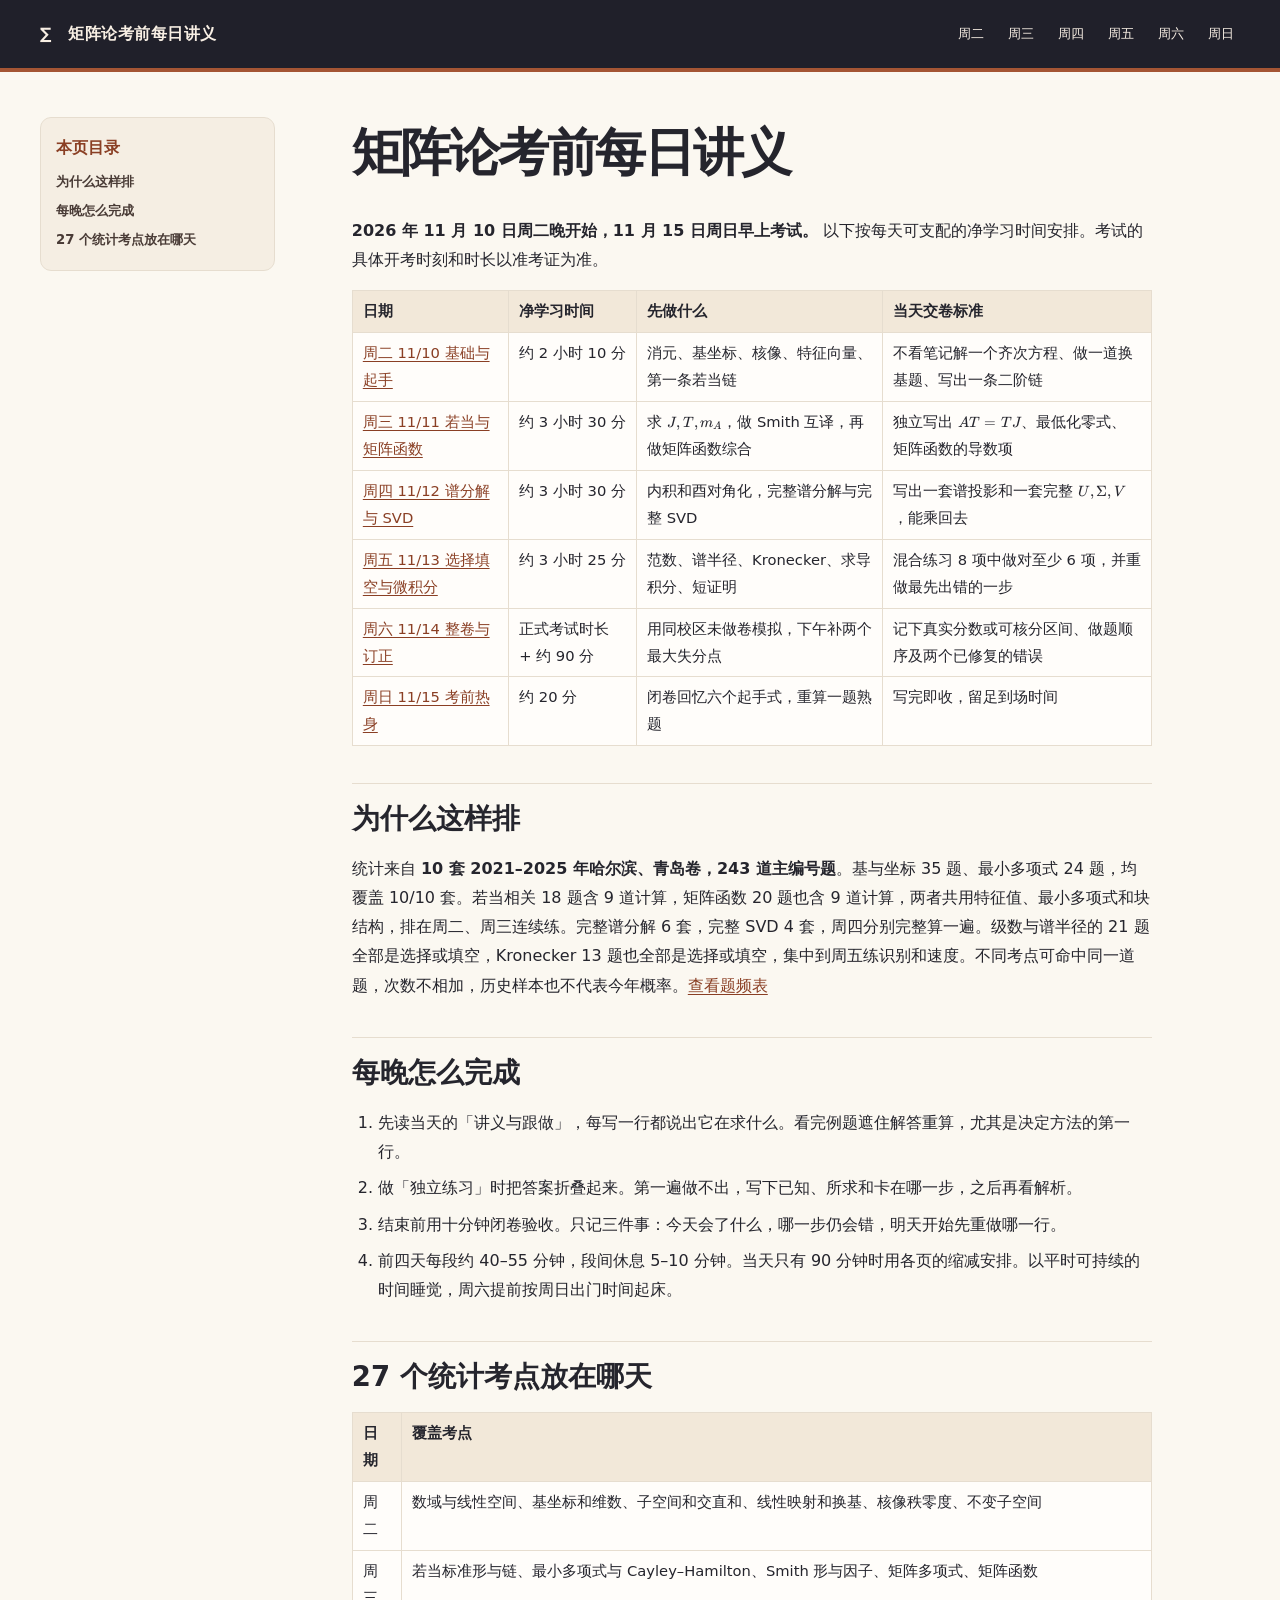
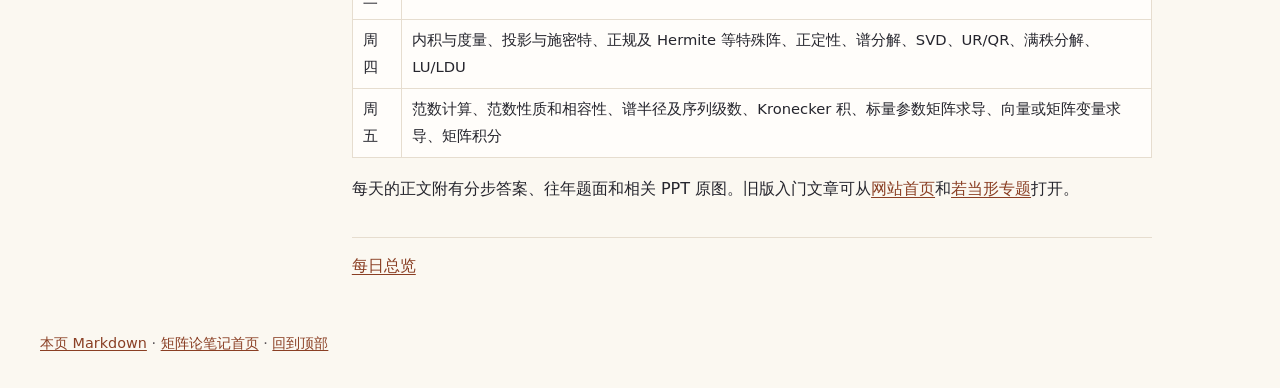
<file: daily/index.html>
<!doctype html>
<html lang="zh-CN"><head><meta charset="utf-8"><meta name="viewport" content="width=device-width,initial-scale=1"><title>矩阵论考前每日讲义｜矩阵论考前每日讲义</title><link rel="stylesheet" href="../course-assets/katex/katex.min.css"><link rel="stylesheet" href="../course-assets/reader.css"></head>
<body id="top"><a class="skip" href="#reading">跳到正文</a><header class="site-bar"><div class="shell"><a class="brand" href="index.html">∑　矩阵论考前每日讲义</a><nav aria-label="每日讲义"><a href="tuesday.html">周二</a><a href="wednesday.html">周三</a><a href="thursday.html">周四</a><a href="friday.html">周五</a><a href="saturday.html">周六</a><a href="sunday.html">周日</a></nav></div></header><div class="shell layout"><aside class="toc" aria-label="页内目录"><p>本页目录</p><ul><li class="level-2"><a href="#为什么这样排">为什么这样排</a></li><li class="level-2"><a href="#每晚怎么完成">每晚怎么完成</a></li><li class="level-2"><a href="#27-个统计考点放在哪天">27 个统计考点放在哪天</a></li></ul></aside><main id="reading"><article><h1 id="矩阵论考前每日讲义">矩阵论考前每日讲义</h1>
<p><strong>2026 年 11 月 10 日周二晚开始，11 月 15 日周日早上考试。</strong> 以下按每天可支配的净学习时间安排。考试的具体开考时刻和时长以准考证为准。</p>
<table>
<thead>
<tr>
<th>日期</th>
<th>净学习时间</th>
<th>先做什么</th>
<th>当天交卷标准</th>
</tr>
</thead>
<tbody><tr>
<td><a href="tuesday.html">周二 11/10 基础与起手</a></td>
<td>约 2 小时 10 分</td>
<td>消元、基坐标、核像、特征向量、第一条若当链</td>
<td>不看笔记解一个齐次方程、做一道换基题、写出一条二阶链</td>
</tr>
<tr>
<td><a href="wednesday.html">周三 11/11 若当与矩阵函数</a></td>
<td>约 3 小时 30 分</td>
<td>求 <span class="katex"><span class="katex-mathml"><math xmlns="http://www.w3.org/1998/Math/MathML"><semantics><mrow><mi>J</mi><mo separator="true">,</mo><mi>T</mi><mo separator="true">,</mo><msub><mi>m</mi><mi>A</mi></msub></mrow><annotation encoding="application/x-tex">J,T,m_A</annotation></semantics></math></span><span class="katex-html" aria-hidden="true"><span class="base"><span class="strut" style="height:0.8778em;vertical-align:-0.1944em;"></span><span class="mord mathnormal" style="margin-right:0.09618em;">J</span><span class="mpunct">,</span><span class="mspace" style="margin-right:0.1667em;"></span><span class="mord mathnormal" style="margin-right:0.13889em;">T</span><span class="mpunct">,</span><span class="mspace" style="margin-right:0.1667em;"></span><span class="mord"><span class="mord mathnormal">m</span><span class="msupsub"><span class="vlist-t vlist-t2"><span class="vlist-r"><span class="vlist" style="height:0.3283em;"><span style="top:-2.55em;margin-left:0em;margin-right:0.05em;"><span class="pstrut" style="height:2.7em;"></span><span class="sizing reset-size6 size3 mtight"><span class="mord mathnormal mtight">A</span></span></span></span><span class="vlist-s">​</span></span><span class="vlist-r"><span class="vlist" style="height:0.15em;"><span></span></span></span></span></span></span></span></span></span>，做 Smith 互译，再做矩阵函数综合</td>
<td>独立写出 <span class="katex"><span class="katex-mathml"><math xmlns="http://www.w3.org/1998/Math/MathML"><semantics><mrow><mi>A</mi><mi>T</mi><mo>=</mo><mi>T</mi><mi>J</mi></mrow><annotation encoding="application/x-tex">AT=TJ</annotation></semantics></math></span><span class="katex-html" aria-hidden="true"><span class="base"><span class="strut" style="height:0.6833em;"></span><span class="mord mathnormal">A</span><span class="mord mathnormal" style="margin-right:0.13889em;">T</span><span class="mspace" style="margin-right:0.2778em;"></span><span class="mrel">=</span><span class="mspace" style="margin-right:0.2778em;"></span></span><span class="base"><span class="strut" style="height:0.6833em;"></span><span class="mord mathnormal" style="margin-right:0.13889em;">T</span><span class="mord mathnormal" style="margin-right:0.09618em;">J</span></span></span></span>、最低化零式、矩阵函数的导数项</td>
</tr>
<tr>
<td><a href="thursday.html">周四 11/12 谱分解与 SVD</a></td>
<td>约 3 小时 30 分</td>
<td>内积和酉对角化，完整谱分解与完整 SVD</td>
<td>写出一套谱投影和一套完整 <span class="katex"><span class="katex-mathml"><math xmlns="http://www.w3.org/1998/Math/MathML"><semantics><mrow><mi>U</mi><mo separator="true">,</mo><mi mathvariant="normal">Σ</mi><mo separator="true">,</mo><mi>V</mi></mrow><annotation encoding="application/x-tex">U,\Sigma,V</annotation></semantics></math></span><span class="katex-html" aria-hidden="true"><span class="base"><span class="strut" style="height:0.8778em;vertical-align:-0.1944em;"></span><span class="mord mathnormal" style="margin-right:0.10903em;">U</span><span class="mpunct">,</span><span class="mspace" style="margin-right:0.1667em;"></span><span class="mord">Σ</span><span class="mpunct">,</span><span class="mspace" style="margin-right:0.1667em;"></span><span class="mord mathnormal" style="margin-right:0.22222em;">V</span></span></span></span>，能乘回去</td>
</tr>
<tr>
<td><a href="friday.html">周五 11/13 选择填空与微积分</a></td>
<td>约 3 小时 25 分</td>
<td>范数、谱半径、Kronecker、求导积分、短证明</td>
<td>混合练习 8 项中做对至少 6 项，并重做最先出错的一步</td>
</tr>
<tr>
<td><a href="saturday.html">周六 11/14 整卷与订正</a></td>
<td>正式考试时长 + 约 90 分</td>
<td>用同校区未做卷模拟，下午补两个最大失分点</td>
<td>记下真实分数或可核分区间、做题顺序及两个已修复的错误</td>
</tr>
<tr>
<td><a href="sunday.html">周日 11/15 考前热身</a></td>
<td>约 20 分</td>
<td>闭卷回忆六个起手式，重算一题熟题</td>
<td>写完即收，留足到场时间</td>
</tr>
</tbody></table>
<h2 id="为什么这样排">为什么这样排</h2>
<p>统计来自 <strong>10 套 2021–2025 年哈尔滨、青岛卷，243 道主编号题</strong>。基与坐标 35 题、最小多项式 24 题，均覆盖 10/10 套。若当相关 18 题含 9 道计算，矩阵函数 20 题也含 9 道计算，两者共用特征值、最小多项式和块结构，排在周二、周三连续练。完整谱分解 6 套，完整 SVD 4 套，周四分别完整算一遍。级数与谱半径的 21 题全部是选择或填空，Kronecker 13 题也全部是选择或填空，集中到周五练识别和速度。不同考点可命中同一道题，次数不相加，历史样本也不代表今年概率。<a href="frequency.html">查看题频表</a></p>
<h2 id="每晚怎么完成">每晚怎么完成</h2>
<ol>
<li>先读当天的「讲义与跟做」，每写一行都说出它在求什么。看完例题遮住解答重算，尤其是决定方法的第一行。</li>
<li>做「独立练习」时把答案折叠起来。第一遍做不出，写下已知、所求和卡在哪一步，之后再看解析。</li>
<li>结束前用十分钟闭卷验收。只记三件事：今天会了什么，哪一步仍会错，明天开始先重做哪一行。</li>
<li>前四天每段约 40–55 分钟，段间休息 5–10 分钟。当天只有 90 分钟时用各页的缩减安排。以平时可持续的时间睡觉，周六提前按周日出门时间起床。</li>
</ol>
<h2 id="27-个统计考点放在哪天">27 个统计考点放在哪天</h2>
<table>
<thead>
<tr>
<th>日期</th>
<th>覆盖考点</th>
</tr>
</thead>
<tbody><tr>
<td>周二</td>
<td>数域与线性空间、基坐标和维数、子空间和交直和、线性映射和换基、核像秩零度、不变子空间</td>
</tr>
<tr>
<td>周三</td>
<td>若当标准形与链、最小多项式与 Cayley–Hamilton、Smith 形与因子、矩阵多项式、矩阵函数</td>
</tr>
<tr>
<td>周四</td>
<td>内积与度量、投影与施密特、正规及 Hermite 等特殊阵、正定性、谱分解、SVD、UR/QR、满秩分解、LU/LDU</td>
</tr>
<tr>
<td>周五</td>
<td>范数计算、范数性质和相容性、谱半径及序列级数、Kronecker 积、标量参数矩阵求导、向量或矩阵变量求导、矩阵积分</td>
</tr>
</tbody></table>
<p>每天的正文附有分步答案、往年题面和相关 PPT 原图。旧版入门文章可从<a href="../index.html">网站首页</a>和<a href="../day-2.html">若当形专题</a>打开。</p>
</article><div class="pager"><a href="index.html">每日总览</a></div></main></div><footer class="shell"><a href="index.md">本页 Markdown</a> · <a href="../index.html">矩阵论笔记首页</a> · <a href="#top">回到顶部</a></footer></body></html>
</file>
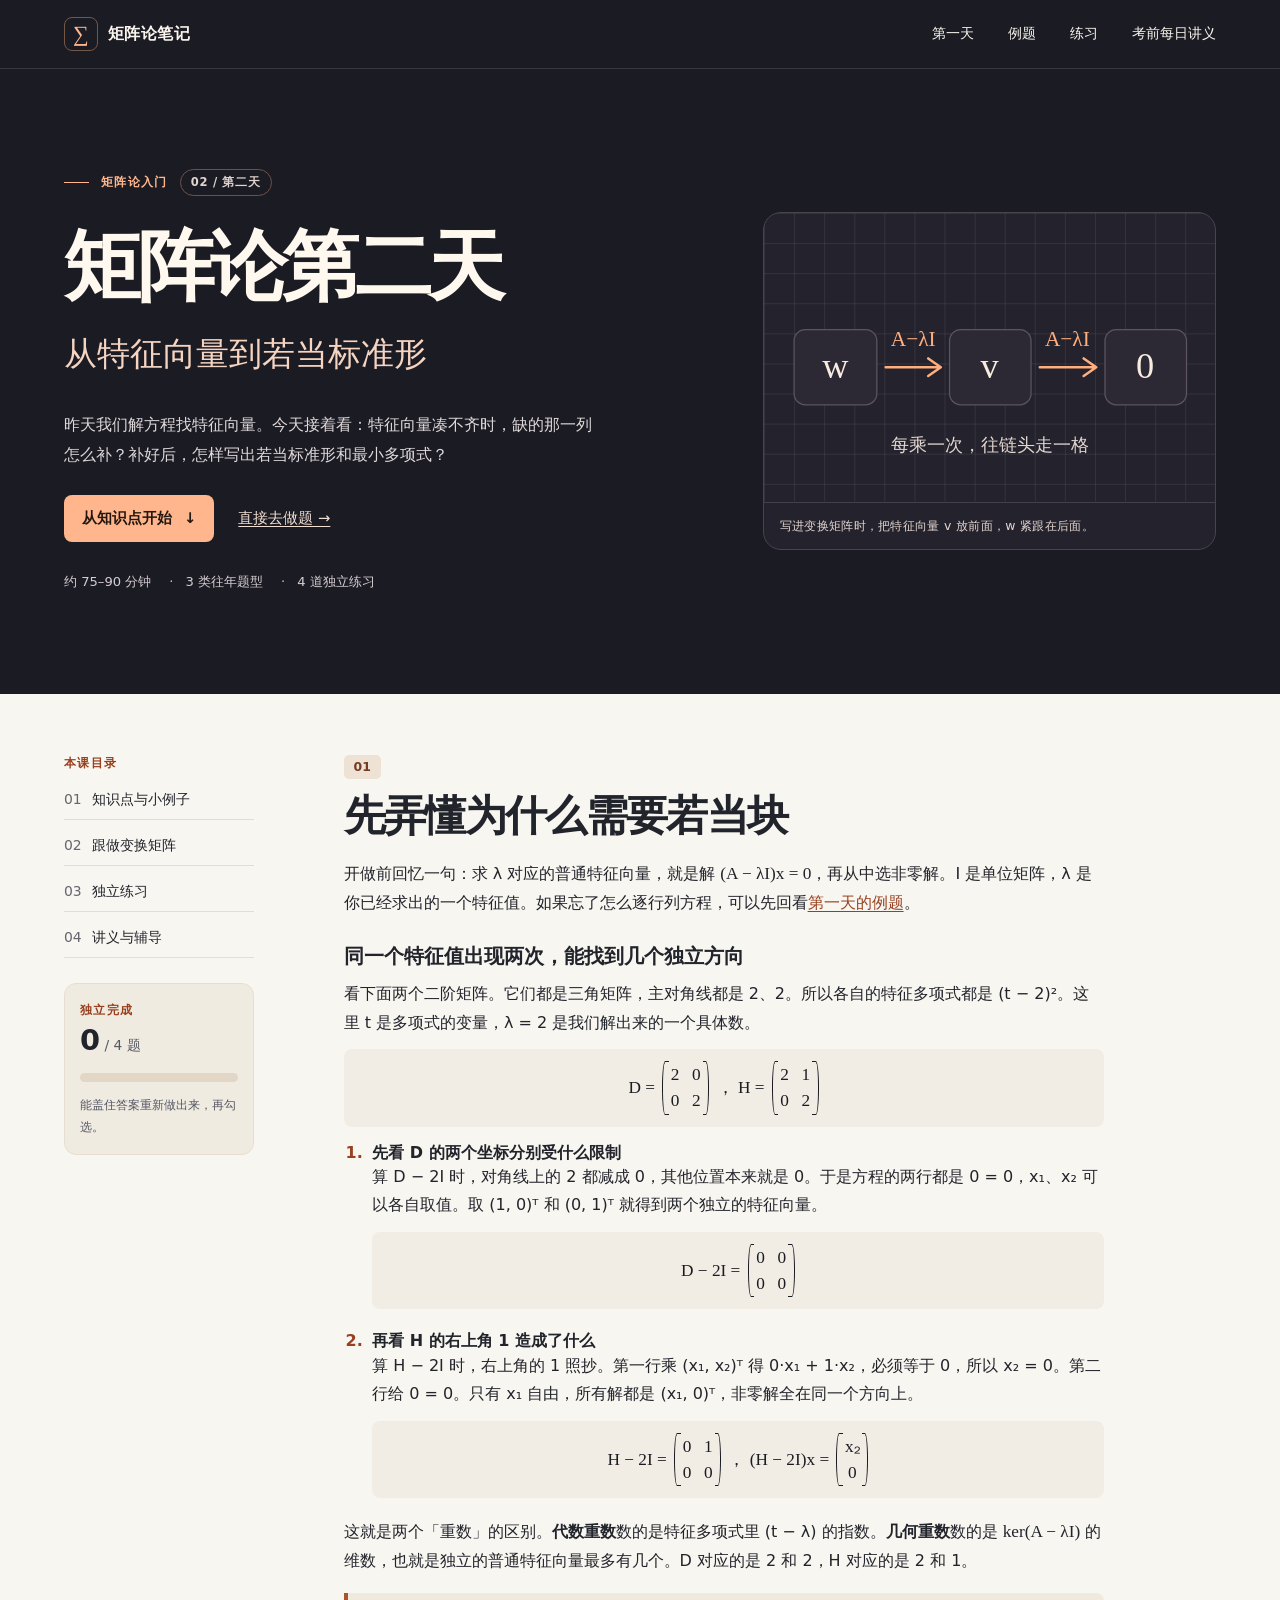
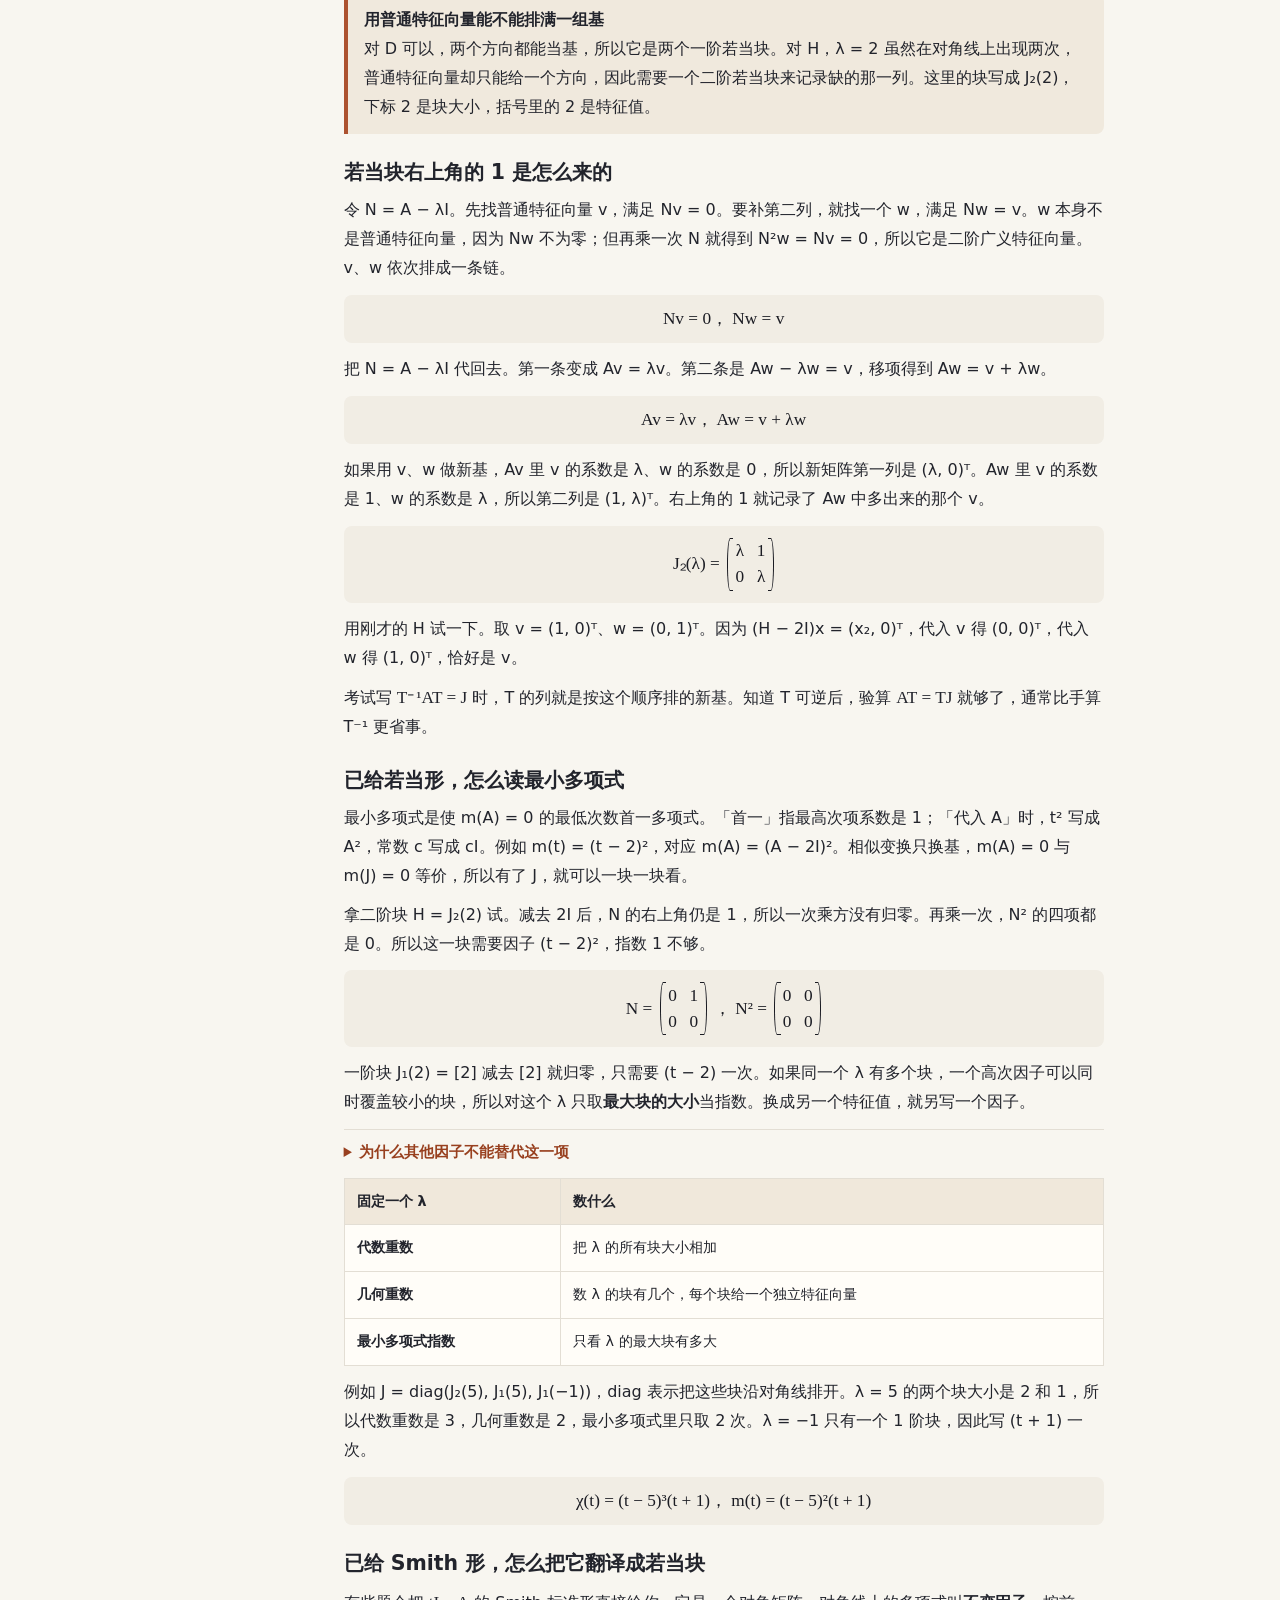
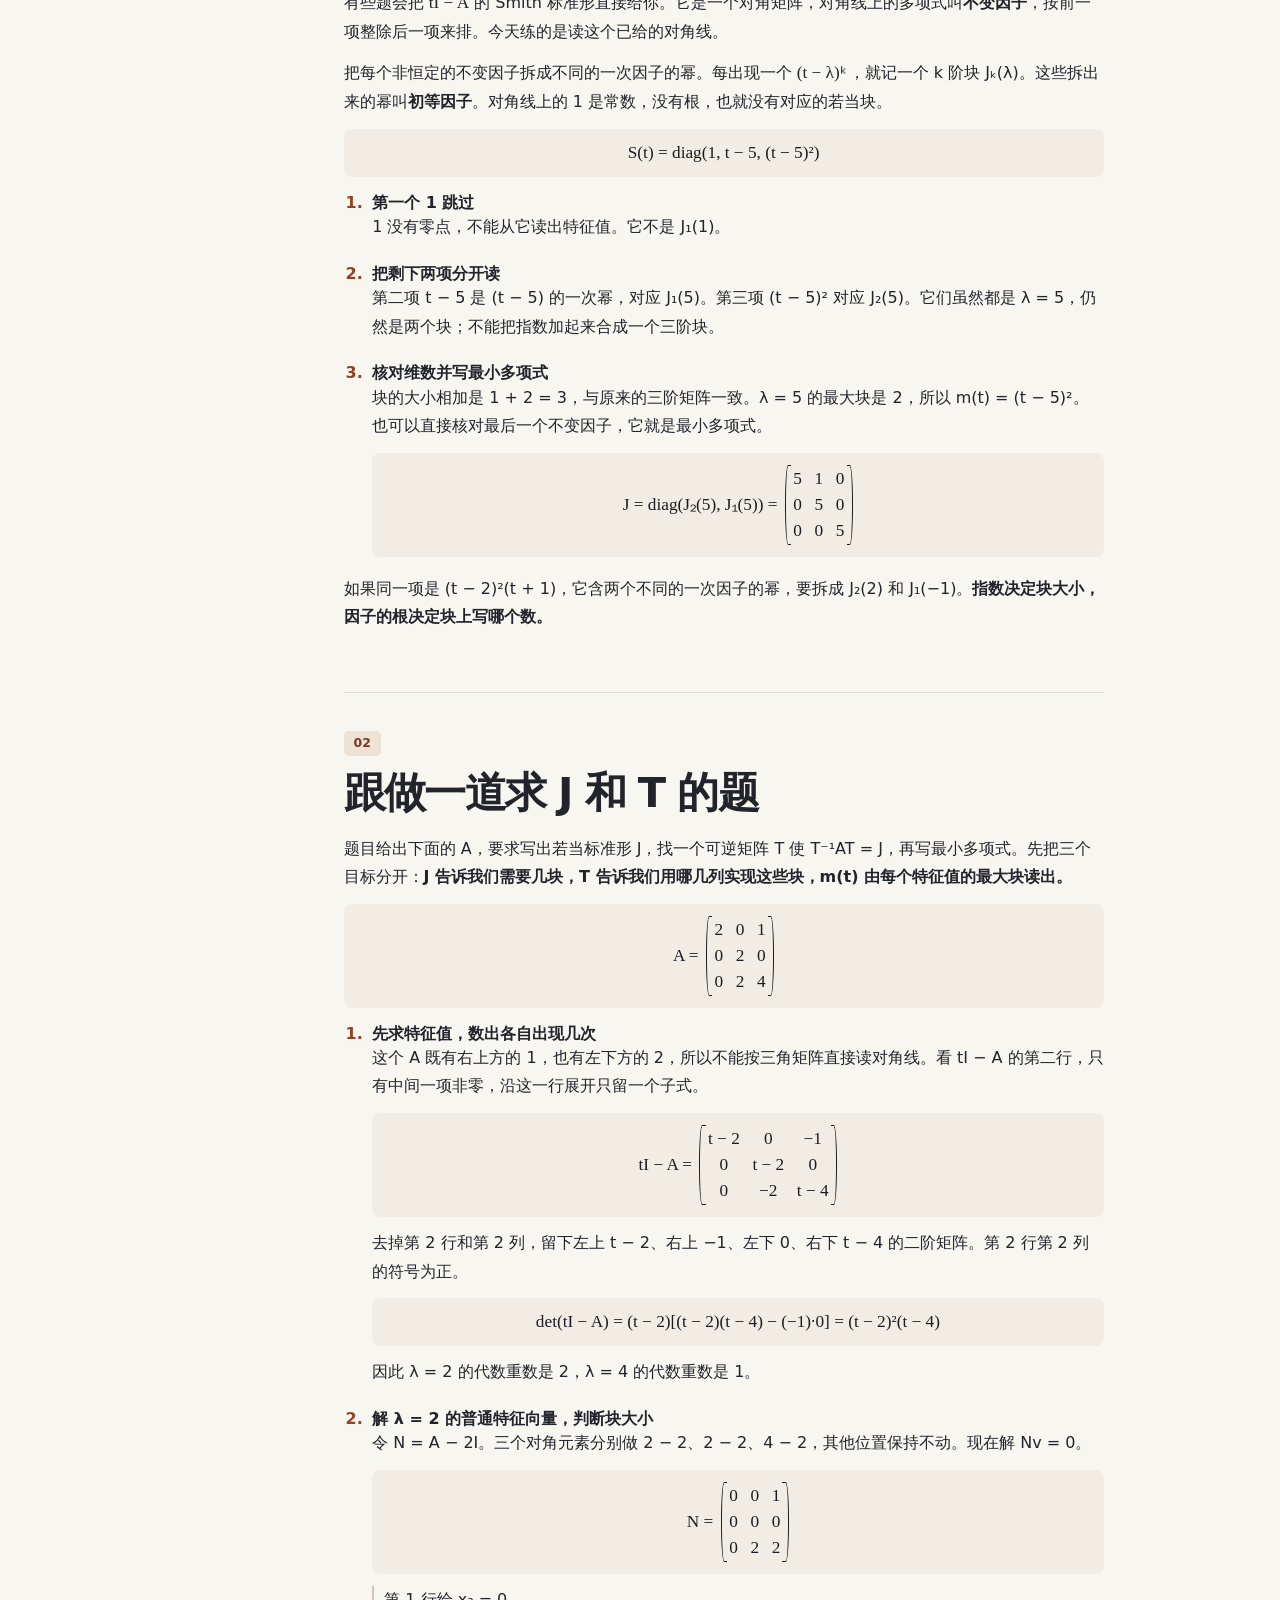
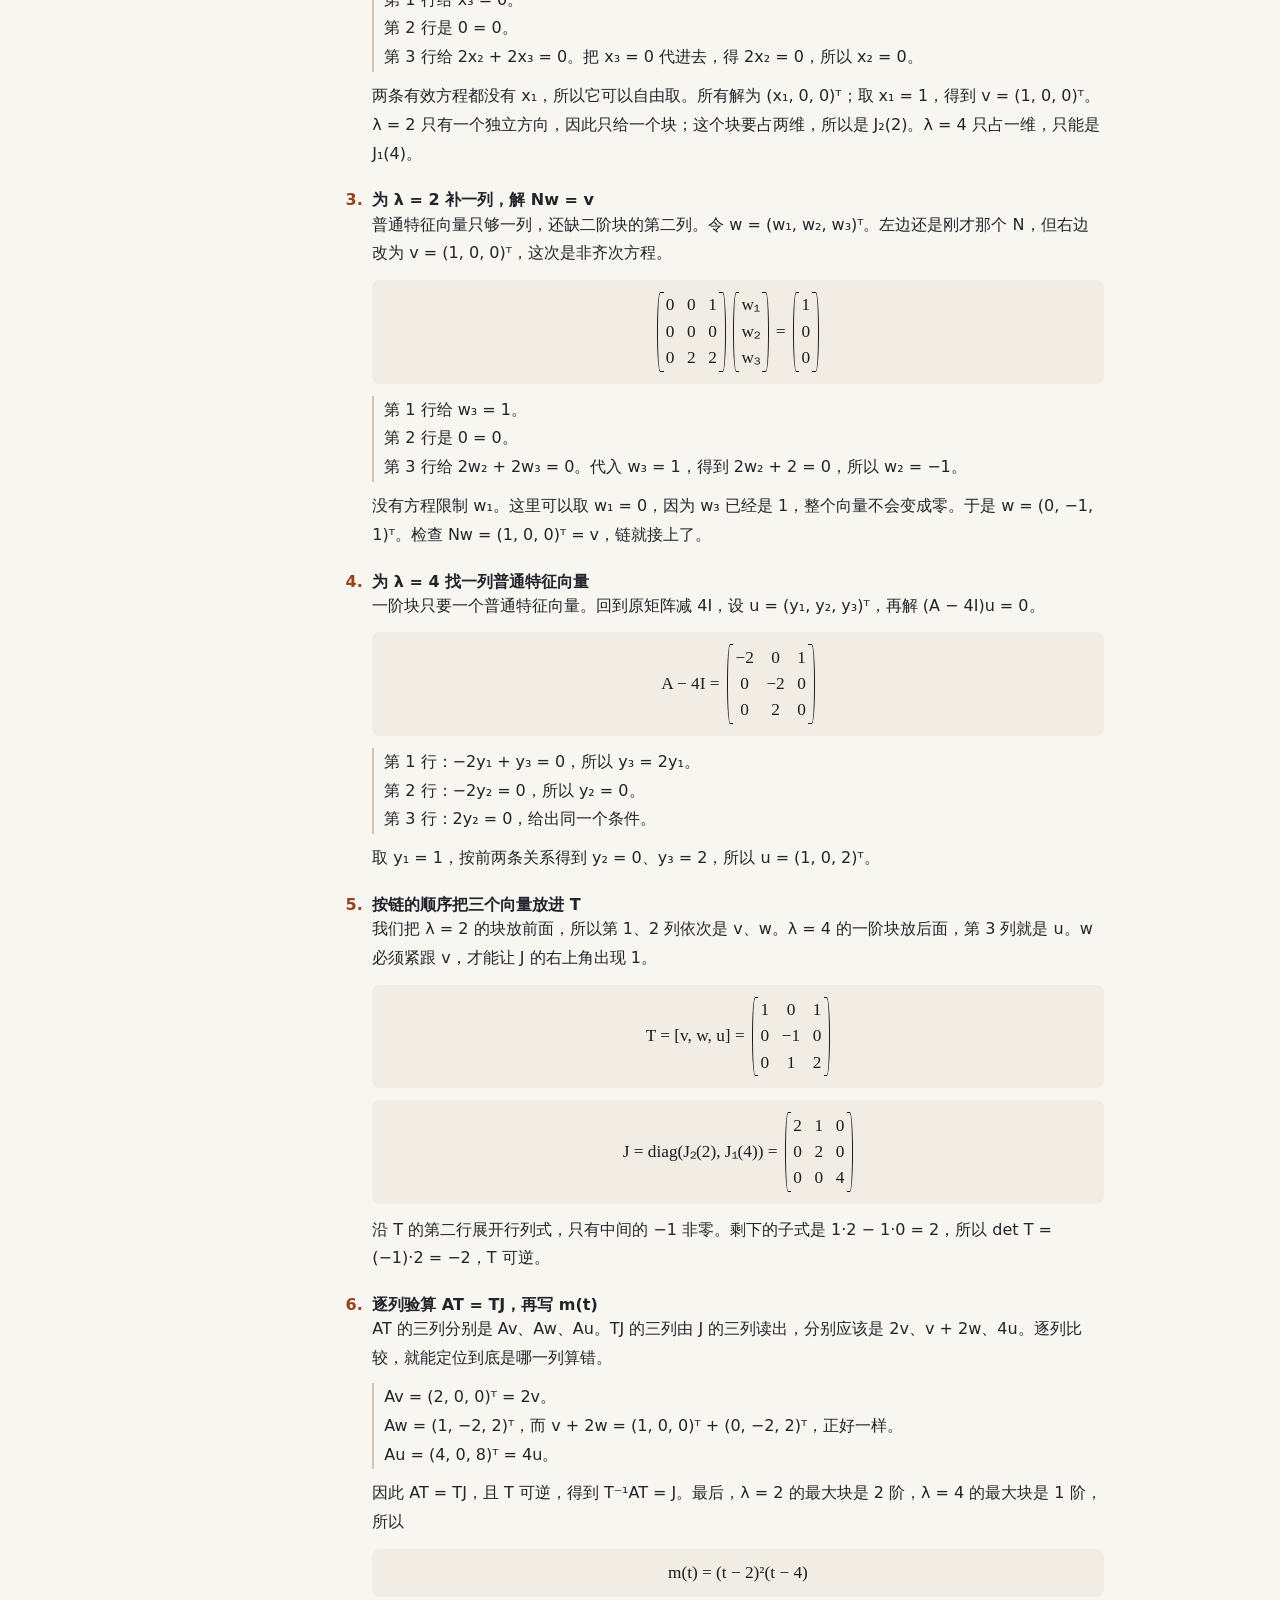
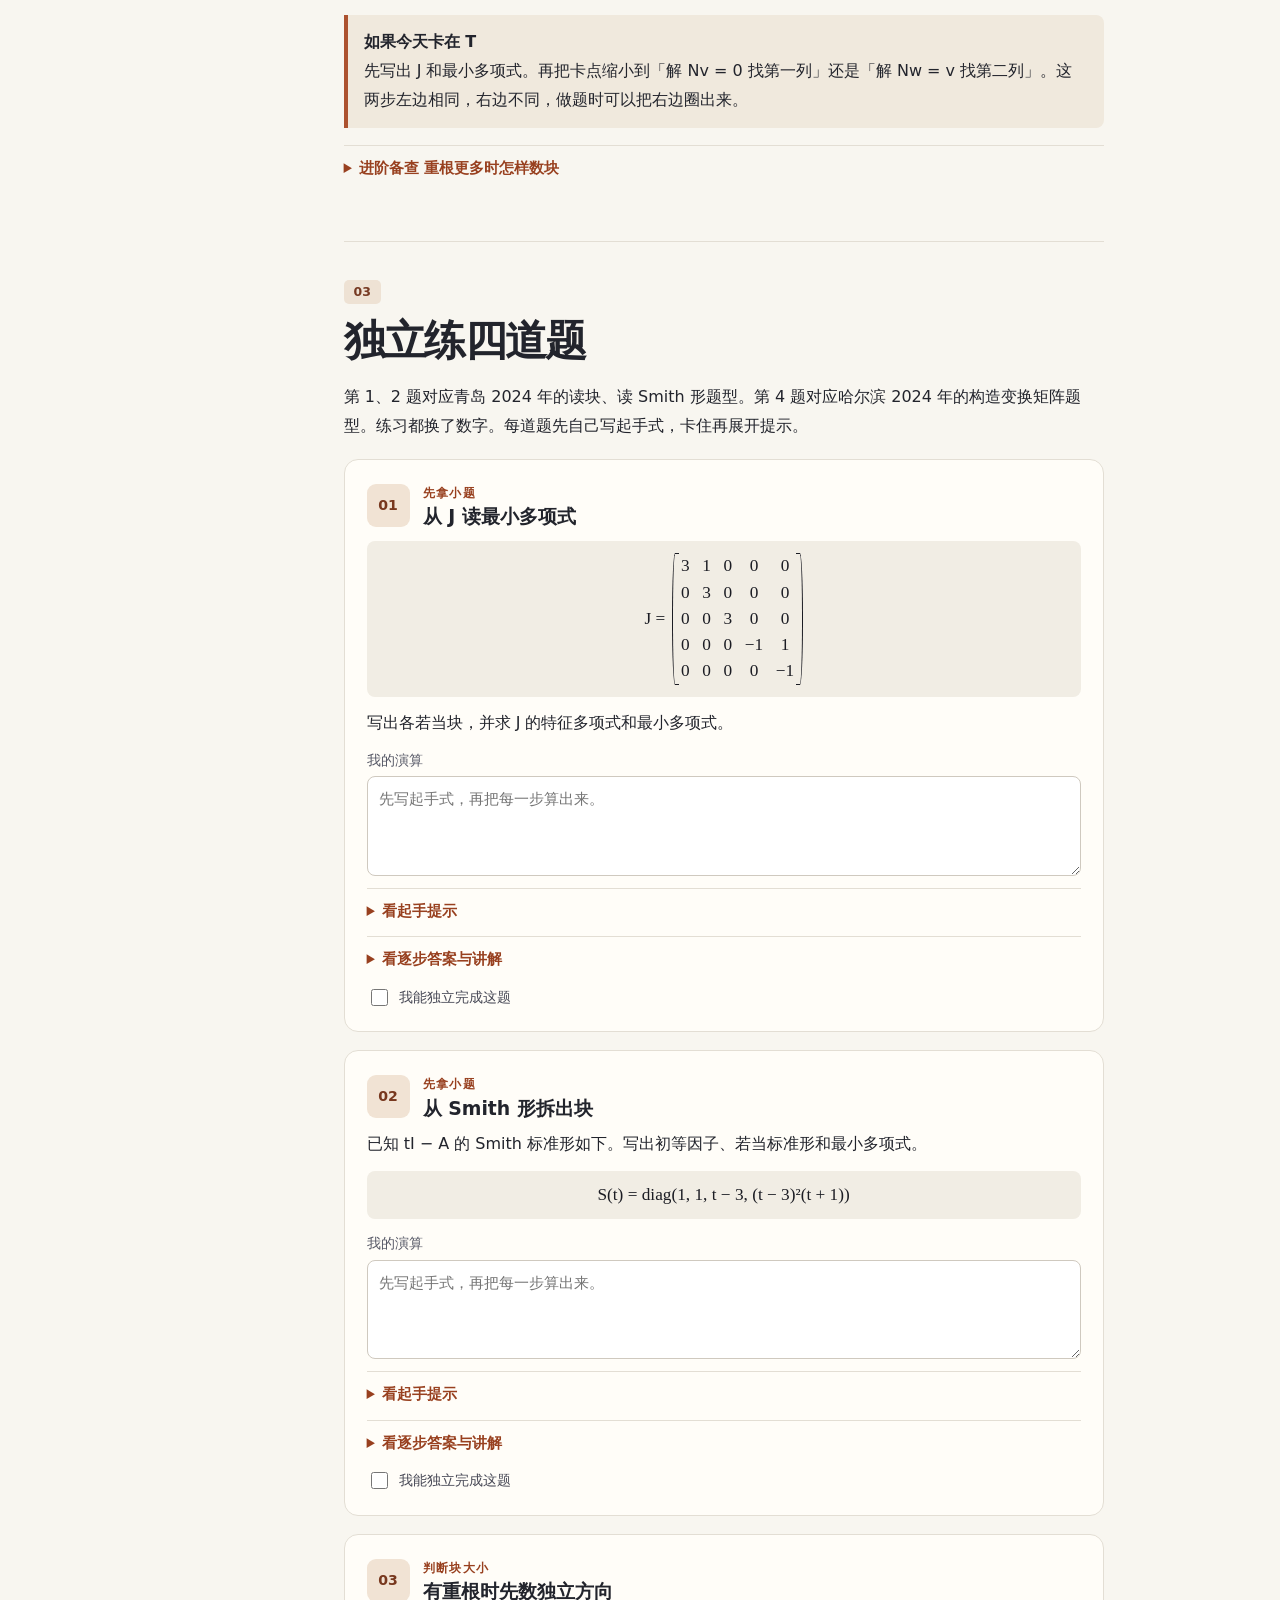
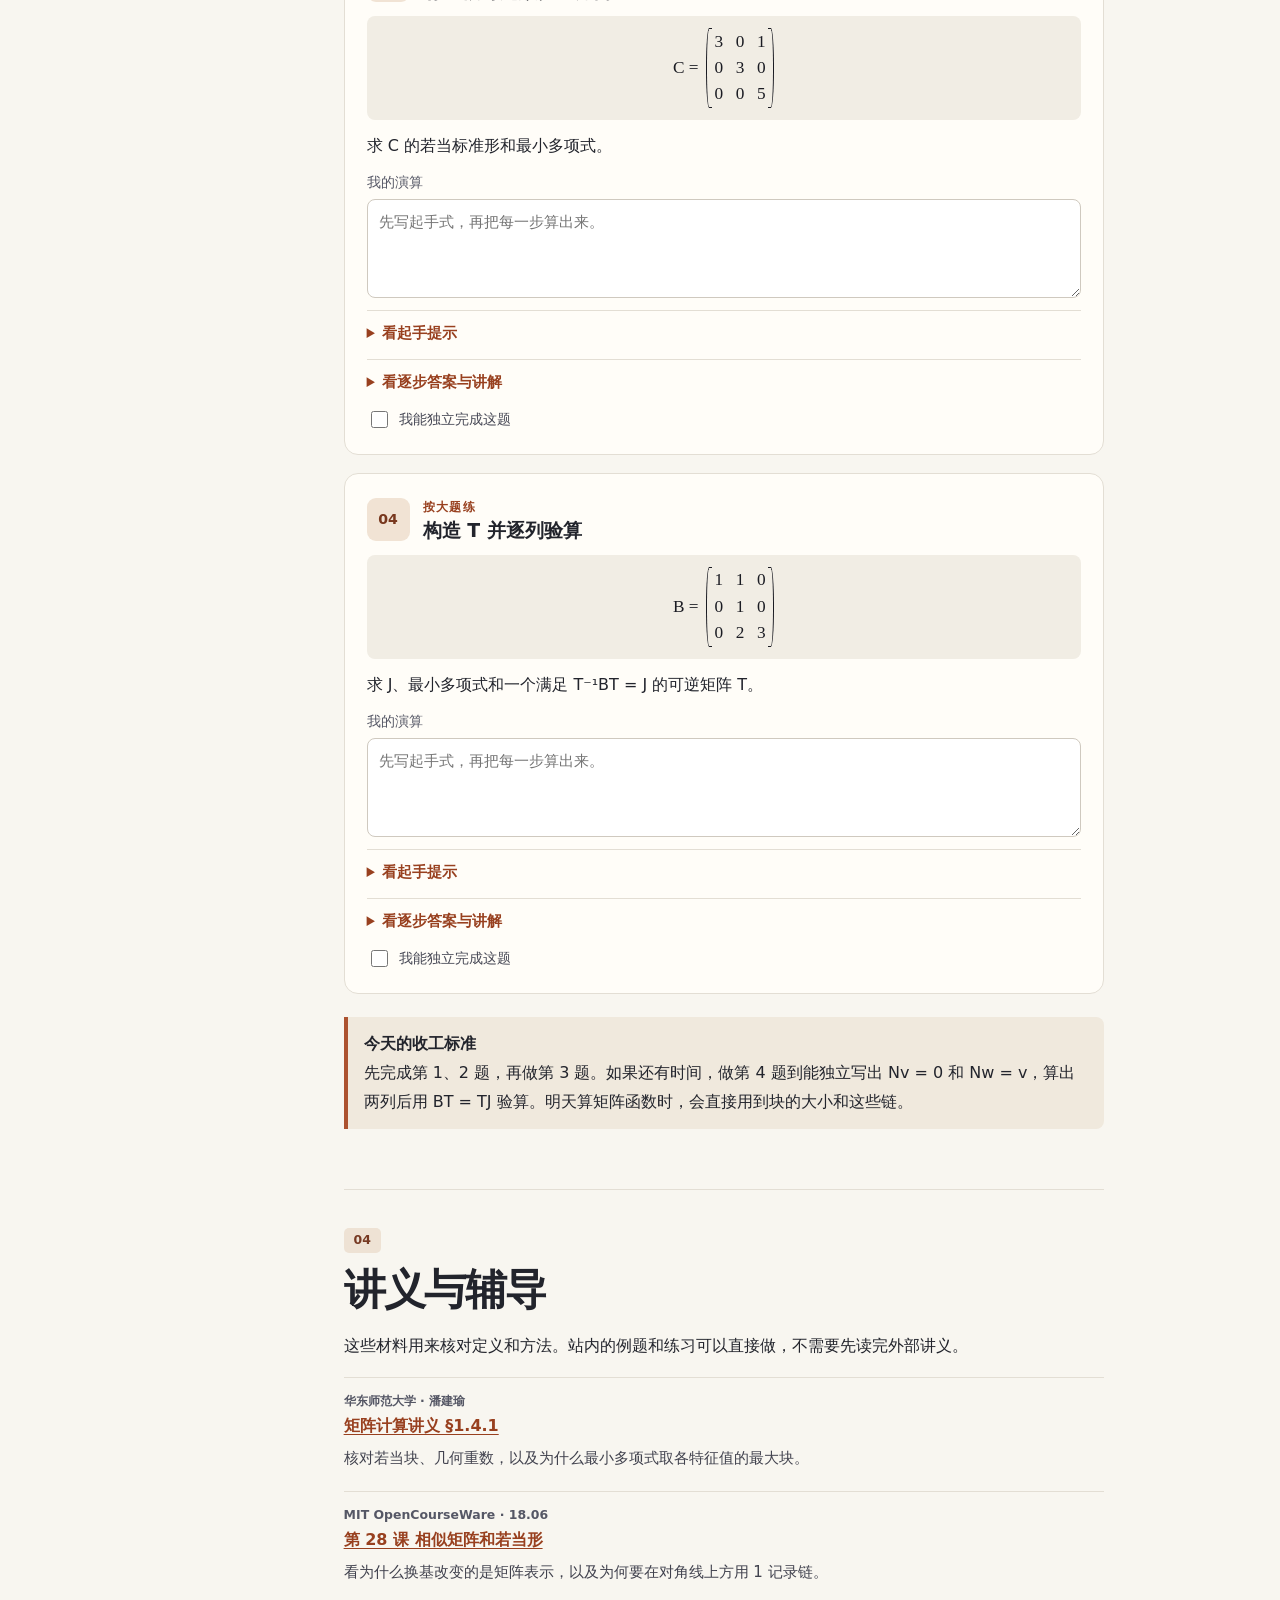
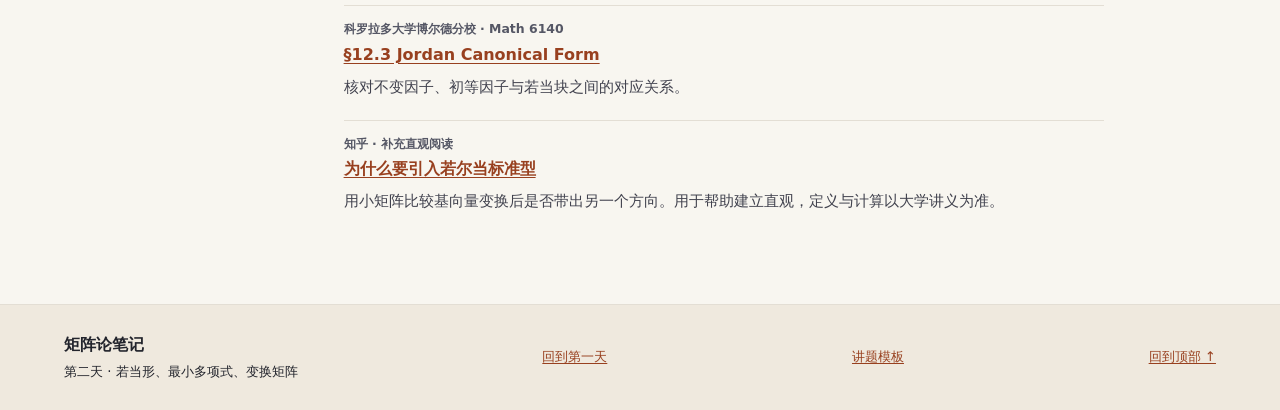
<file: day-2.html>
<!doctype html>
<!-- Static adaptation of the Minima default and post layouts. See LICENSE.minima. -->
<html lang="zh-CN">
<head><meta charset="utf-8"><meta name="viewport" content="width=device-width, initial-scale=1">
<title>矩阵论第二天｜若当标准形</title>
<meta name="description" content="从特征向量接到若当标准形。逐步学会读 Jordan 块和 Smith 形、求最小多项式、构造变换矩阵。">
<link rel="stylesheet" href="./style.css"><script src="./study.js?v=2" defer></script></head>
<body id="top" data-lesson="night-2"><a class="skip" href="#lesson">跳到正文</a>
<header class="site-header"><div class="wrap header-inner"><a class="brand" href="./index.html"><span class="brand-mark" aria-hidden="true">∑</span>矩阵论笔记</a><nav aria-label="主要导航"><a href="./index.html">第一天</a><a href="#worked">例题</a><a href="#practice">练习</a><a href="./daily/index.html">考前每日讲义</a></nav></div></header>
<main class="page-content" id="lesson"><article class="post">
<header class="hero"><div class="wrap hero-inner"><div>
<p class="eyebrow hero-kicker"><span></span> 矩阵论入门 <b>02 / 第二天</b></p>
<h1>矩阵论第二天</h1><p class="hero-sub">从特征向量到若当标准形</p>
<p class="hero-lede">昨天我们解方程找特征向量。今天接着看：特征向量凑不齐时，缺的那一列怎么补？补好后，怎样写出若当标准形和最小多项式？</p>
<div class="hero-actions"><a class="button" href="#concepts">从知识点开始 <span aria-hidden="true">↓</span></a><a class="hero-link" href="#practice">直接去做题 →</a></div>
<div class="hero-meta"><span>约 75–90 分钟</span><span>3 类往年题型</span><span>4 道独立练习</span></div>
</div><div class="hero-art" aria-hidden="true">
<svg viewBox="0 0 360 230" xmlns="http://www.w3.org/2000/svg"><defs><pattern id="grid" width="24" height="24" patternUnits="userSpaceOnUse"><path d="M24 0H0V24" fill="none" stroke="#7a7885" stroke-width=".6" opacity=".48"/></pattern></defs><rect width="360" height="230" fill="url(#grid)"/><g stroke="#5e5360" fill="#2c2935"><rect x="24" y="93" width="66" height="60" rx="9"/><rect x="148" y="93" width="65" height="60" rx="9"/><rect x="272" y="93" width="65" height="60" rx="9"/></g><g stroke="#ffae7e" stroke-width="2" fill="none" stroke-linejoin="round" stroke-linecap="round"><path d="M97 123h44m-10-7 10 7-10 7M220 123h45m-10-7 10 7-10 7"/></g><g text-anchor="middle" fill="#f8ece0" font-family="Georgia" font-size="29"><text x="57" y="132">w</text><text x="180" y="132">v</text><text x="304" y="132">0</text></g><g text-anchor="middle" fill="#ffae7e" font-family="Georgia" font-size="17"><text x="119" y="106">A−λI</text><text x="242" y="106">A−λI</text></g><text x="180" y="190" text-anchor="middle" fill="#e4d5d0" font-family="system-ui, Microsoft YaHei, sans-serif" font-size="14">每乘一次，往链头走一格</text></svg>
<p>写进变换矩阵时，把特征向量 v 放前面，w 紧跟在后面。</p></div></div></header>
<div class="wrap reader"><aside class="sidebar"><nav aria-label="本文目录"><p class="eyebrow">本课目录</p><a href="#concepts">01 <span>知识点与小例子</span></a><a href="#worked">02 <span>跟做变换矩阵</span></a><a href="#practice">03 <span>独立练习</span></a><a href="#sources">04 <span>讲义与辅导</span></a></nav><div class="progress-card"><p class="eyebrow">独立完成</p><p class="progress-number"><span id="progress-count">0</span><small> / 4 题</small></p><progress id="progress" value="0" max="4" aria-label="独立完成的题数"></progress><p>能盖住答案重新做出来，再勾选。</p></div></aside>
<div class="post-content">
<section id="concepts"><div class="section-num">01</div><h2>先弄懂为什么需要若当块</h2>
<p>开做前回忆一句：求 λ 对应的普通特征向量，就是解 <span class="math">(A − λI)x = 0</span>，再从中选非零解。I 是单位矩阵，λ 是你已经求出的一个特征值。如果忘了怎么逐行列方程，可以先回看<a href="./index.html#worked">第一天的例题</a>。</p>
<h3>同一个特征值出现两次，能找到几个独立方向</h3>
<p>看下面两个二阶矩阵。它们都是三角矩阵，主对角线都是 2、2。所以各自的特征多项式都是 (t − 2)²。这里 t 是多项式的变量，λ = 2 是我们解出来的一个具体数。</p>
<div class="equation">D = <span class="matrix" role="img" aria-label="2 行 2 列，2、0；0、2"><span class="matrix-grid" style="--cols:2" aria-hidden="true"><span>2</span><span>0</span><span>0</span><span>2</span></span></span>， H = <span class="matrix" role="img" aria-label="2 行 2 列，2、1；0、2"><span class="matrix-grid" style="--cols:2" aria-hidden="true"><span>2</span><span>1</span><span>0</span><span>2</span></span></span></div>
<ol class="steps worked-steps"><li><h4>先看 D 的两个坐标分别受什么限制</h4><p>算 D − 2I 时，对角线上的 2 都减成 0，其他位置本来就是 0。于是方程的两行都是 0 = 0，x₁、x₂ 可以各自取值。取 (1, 0)ᵀ 和 (0, 1)ᵀ 就得到两个独立的特征向量。</p><div class="equation">D − 2I = <span class="matrix" role="img" aria-label="2 行 2 列，0、0；0、0"><span class="matrix-grid" style="--cols:2" aria-hidden="true"><span>0</span><span>0</span><span>0</span><span>0</span></span></span></div></li>
<li><h4>再看 H 的右上角 1 造成了什么</h4><p>算 H − 2I 时，右上角的 1 照抄。第一行乘 (x₁, x₂)ᵀ 得 0·x₁ + 1·x₂，必须等于 0，所以 x₂ = 0。第二行给 0 = 0。只有 x₁ 自由，所有解都是 (x₁, 0)ᵀ，非零解全在同一个方向上。</p><div class="equation">H − 2I = <span class="matrix" role="img" aria-label="2 行 2 列，0、1；0、0"><span class="matrix-grid" style="--cols:2" aria-hidden="true"><span>0</span><span>1</span><span>0</span><span>0</span></span></span>， (H − 2I)x = <span class="matrix" role="img" aria-label="2 行 1 列，x₂；0"><span class="matrix-grid" style="--cols:1" aria-hidden="true"><span>x₂</span><span>0</span></span></span></div></li></ol>
<p>这就是两个「重数」的区别。<strong>代数重数</strong>数的是特征多项式里 (t − λ) 的指数。<strong>几何重数</strong>数的是 <span class="math">ker(A − λI)</span> 的维数，也就是独立的普通特征向量最多有几个。D 对应的是 2 和 2，H 对应的是 2 和 1。</p>
<div class="callout"><strong>用普通特征向量能不能排满一组基</strong><p>对 D 可以，两个方向都能当基，所以它是两个一阶若当块。对 H，λ = 2 虽然在对角线上出现两次，普通特征向量却只能给一个方向，因此需要一个二阶若当块来记录缺的那一列。这里的块写成 J₂(2)，下标 2 是块大小，括号里的 2 是特征值。</p></div>
<h3>若当块右上角的 1 是怎么来的</h3>
<p>令 N = A − λI。先找普通特征向量 v，满足 Nv = 0。要补第二列，就找一个 w，满足 Nw = v。w 本身不是普通特征向量，因为 Nw 不为零；但再乘一次 N 就得到 N²w = Nv = 0，所以它是二阶广义特征向量。v、w 依次排成一条链。</p>
<div class="equation">Nv = 0， Nw = v</div>
<p>把 N = A − λI 代回去。第一条变成 Av = λv。第二条是 Aw − λw = v，移项得到 Aw = v + λw。</p>
<div class="equation">Av = λv， Aw = v + λw</div>
<p>如果用 v、w 做新基，Av 里 v 的系数是 λ、w 的系数是 0，所以新矩阵第一列是 (λ, 0)ᵀ。Aw 里 v 的系数是 1、w 的系数是 λ，所以第二列是 (1, λ)ᵀ。右上角的 1 就记录了 Aw 中多出来的那个 v。</p>
<div class="equation">J₂(λ) = <span class="matrix" role="img" aria-label="2 行 2 列，λ、1；0、λ"><span class="matrix-grid" style="--cols:2" aria-hidden="true"><span>λ</span><span>1</span><span>0</span><span>λ</span></span></span></div>
<p>用刚才的 H 试一下。取 v = (1, 0)ᵀ、w = (0, 1)ᵀ。因为 (H − 2I)x = (x₂, 0)ᵀ，代入 v 得 (0, 0)ᵀ，代入 w 得 (1, 0)ᵀ，恰好是 v。</p>
<p>考试写 <span class="math">T⁻¹AT = J</span> 时，T 的列就是按这个顺序排的新基。知道 T 可逆后，验算 <span class="math">AT = TJ</span> 就够了，通常比手算 T⁻¹ 更省事。</p>
<h3>已给若当形，怎么读最小多项式</h3>
<p>最小多项式是使 m(A) = 0 的最低次数首一多项式。「首一」指最高次项系数是 1；「代入 A」时，t² 写成 A²，常数 c 写成 cI。例如 m(t) = (t − 2)²，对应 m(A) = (A − 2I)²。相似变换只换基，m(A) = 0 与 m(J) = 0 等价，所以有了 J，就可以一块一块看。</p>
<p>拿二阶块 H = J₂(2) 试。减去 2I 后，N 的右上角仍是 1，所以一次乘方没有归零。再乘一次，N² 的四项都是 0。所以这一块需要因子 (t − 2)²，指数 1 不够。</p>
<div class="equation">N = <span class="matrix" role="img" aria-label="2 行 2 列，0、1；0、0"><span class="matrix-grid" style="--cols:2" aria-hidden="true"><span>0</span><span>1</span><span>0</span><span>0</span></span></span>， N² = <span class="matrix" role="img" aria-label="2 行 2 列，0、0；0、0"><span class="matrix-grid" style="--cols:2" aria-hidden="true"><span>0</span><span>0</span><span>0</span><span>0</span></span></span></div>
<p>一阶块 J₁(2) = [2] 减去 [2] 就归零，只需要 (t − 2) 一次。如果同一个 λ 有多个块，一个高次因子可以同时覆盖较小的块，所以对这个 λ 只取<strong>最大块的大小</strong>当指数。换成另一个特征值，就另写一个因子。</p>
<details><summary>为什么其他因子不能替代这一项</summary><p>比如在 λ = 2 的若当块上，t − 4 代进去是 J − 4I。它的对角线都是 −2，所以它可逆。乘上这个矩阵不会把原来非零的矩阵变成零。要让 λ = 2 的块归零，仍要靠足够多次的 J − 2I。</p></details>
<div class="table-wrap"><table><thead><tr><th scope="col">固定一个 λ</th><th scope="col">数什么</th></tr></thead><tbody>
<tr><th scope="row">代数重数</th><td>把 λ 的所有块大小相加</td></tr>
<tr><th scope="row">几何重数</th><td>数 λ 的块有几个，每个块给一个独立特征向量</td></tr>
<tr><th scope="row">最小多项式指数</th><td>只看 λ 的最大块有多大</td></tr>
</tbody></table></div>
<p>例如 J = diag(J₂(5), J₁(5), J₁(−1))，diag 表示把这些块沿对角线排开。λ = 5 的两个块大小是 2 和 1，所以代数重数是 3，几何重数是 2，最小多项式里只取 2 次。λ = −1 只有一个 1 阶块，因此写 (t + 1) 一次。</p>
<div class="equation">χ(t) = (t − 5)³(t + 1)， m(t) = (t − 5)²(t + 1)</div>
<h3>已给 Smith 形，怎么把它翻译成若当块</h3>
<p>有些题会把 <span class="math">tI − A</span> 的 Smith 标准形直接给你。它是一个对角矩阵，对角线上的多项式叫<strong>不变因子</strong>，按前一项整除后一项来排。今天练的是读这个已给的对角线。</p>
<p>把每个非恒定的不变因子拆成不同的一次因子的幂。每出现一个 <span class="math">(t − λ)ᵏ</span>，就记一个 k 阶块 Jₖ(λ)。这些拆出来的幂叫<strong>初等因子</strong>。对角线上的 1 是常数，没有根，也就没有对应的若当块。</p>
<div class="equation">S(t) = diag(1, t − 5, (t − 5)²)</div>
<ol class="steps worked-steps"><li><h4>第一个 1 跳过</h4><p>1 没有零点，不能从它读出特征值。它不是 J₁(1)。</p></li>
<li><h4>把剩下两项分开读</h4><p>第二项 t − 5 是 (t − 5) 的一次幂，对应 J₁(5)。第三项 (t − 5)² 对应 J₂(5)。它们虽然都是 λ = 5，仍然是两个块；不能把指数加起来合成一个三阶块。</p></li>
<li><h4>核对维数并写最小多项式</h4><p>块的大小相加是 1 + 2 = 3，与原来的三阶矩阵一致。λ = 5 的最大块是 2，所以 m(t) = (t − 5)²。也可以直接核对最后一个不变因子，它就是最小多项式。</p><div class="equation">J = diag(J₂(5), J₁(5)) = <span class="matrix" role="img" aria-label="3 行 3 列，5、1、0；0、5、0；0、0、5"><span class="matrix-grid" style="--cols:3" aria-hidden="true"><span>5</span><span>1</span><span>0</span><span>0</span><span>5</span><span>0</span><span>0</span><span>0</span><span>5</span></span></span></div></li></ol>
<p>如果同一项是 (t − 2)²(t + 1)，它含两个不同的一次因子的幂，要拆成 J₂(2) 和 J₁(−1)。<strong>指数决定块大小，因子的根决定块上写哪个数。</strong></p>
</section>
<section id="worked"><div class="section-num">02</div><h2>跟做一道求 J 和 T 的题</h2>
<p>题目给出下面的 A，要求写出若当标准形 J，找一个可逆矩阵 T 使 T⁻¹AT = J，再写最小多项式。先把三个目标分开：<strong>J 告诉我们需要几块，T 告诉我们用哪几列实现这些块，m(t) 由每个特征值的最大块读出。</strong></p>
<div class="equation">A = <span class="matrix" role="img" aria-label="3 行 3 列，2、0、1；0、2、0；0、2、4"><span class="matrix-grid" style="--cols:3" aria-hidden="true"><span>2</span><span>0</span><span>1</span><span>0</span><span>2</span><span>0</span><span>0</span><span>2</span><span>4</span></span></span></div>
<ol class="steps worked-steps"><li><h4>先求特征值，数出各自出现几次</h4><p>这个 A 既有右上方的 1，也有左下方的 2，所以不能按三角矩阵直接读对角线。看 tI − A 的第二行，只有中间一项非零，沿这一行展开只留一个子式。</p><div class="equation">tI − A = <span class="matrix" role="img" aria-label="3 行 3 列，t − 2、0、−1；0、t − 2、0；0、−2、t − 4"><span class="matrix-grid" style="--cols:3" aria-hidden="true"><span>t − 2</span><span>0</span><span>−1</span><span>0</span><span>t − 2</span><span>0</span><span>0</span><span>−2</span><span>t − 4</span></span></span></div><p>去掉第 2 行和第 2 列，留下左上 t − 2、右上 −1、左下 0、右下 t − 4 的二阶矩阵。第 2 行第 2 列的符号为正。</p><div class="equation">det(tI − A) = (t − 2)[(t − 2)(t − 4) − (−1)·0] = (t − 2)²(t − 4)</div><p>因此 λ = 2 的代数重数是 2，λ = 4 的代数重数是 1。</p></li>
<li><h4>解 λ = 2 的普通特征向量，判断块大小</h4><p>令 N = A − 2I。三个对角元素分别做 2 − 2、2 − 2、4 − 2，其他位置保持不动。现在解 Nv = 0。</p><div class="equation">N = <span class="matrix" role="img" aria-label="3 行 3 列，0、0、1；0、0、0；0、2、2"><span class="matrix-grid" style="--cols:3" aria-hidden="true"><span>0</span><span>0</span><span>1</span><span>0</span><span>0</span><span>0</span><span>0</span><span>2</span><span>2</span></span></span></div><p class="solution-work">第 1 行给 x₃ = 0。<br>第 2 行是 0 = 0。<br>第 3 行给 2x₂ + 2x₃ = 0。把 x₃ = 0 代进去，得 2x₂ = 0，所以 x₂ = 0。</p><p>两条有效方程都没有 x₁，所以它可以自由取。所有解为 (x₁, 0, 0)ᵀ；取 x₁ = 1，得到 v = (1, 0, 0)ᵀ。λ = 2 只有一个独立方向，因此只给一个块；这个块要占两维，所以是 J₂(2)。λ = 4 只占一维，只能是 J₁(4)。</p></li>
<li><h4>为 λ = 2 补一列，解 Nw = v</h4><p>普通特征向量只够一列，还缺二阶块的第二列。令 w = (w₁, w₂, w₃)ᵀ。左边还是刚才那个 N，但右边改为 v = (1, 0, 0)ᵀ，这次是非齐次方程。</p><div class="equation"><span class="matrix" role="img" aria-label="3 行 3 列，0、0、1；0、0、0；0、2、2"><span class="matrix-grid" style="--cols:3" aria-hidden="true"><span>0</span><span>0</span><span>1</span><span>0</span><span>0</span><span>0</span><span>0</span><span>2</span><span>2</span></span></span><span class="matrix" role="img" aria-label="3 行 1 列，w₁；w₂；w₃"><span class="matrix-grid" style="--cols:1" aria-hidden="true"><span>w₁</span><span>w₂</span><span>w₃</span></span></span> = <span class="matrix" role="img" aria-label="3 行 1 列，1；0；0"><span class="matrix-grid" style="--cols:1" aria-hidden="true"><span>1</span><span>0</span><span>0</span></span></span></div><p class="solution-work">第 1 行给 w₃ = 1。<br>第 2 行是 0 = 0。<br>第 3 行给 2w₂ + 2w₃ = 0。代入 w₃ = 1，得到 2w₂ + 2 = 0，所以 w₂ = −1。</p><p>没有方程限制 w₁。这里可以取 w₁ = 0，因为 w₃ 已经是 1，整个向量不会变成零。于是 w = (0, −1, 1)ᵀ。检查 Nw = (1, 0, 0)ᵀ = v，链就接上了。</p></li>
<li><h4>为 λ = 4 找一列普通特征向量</h4><p>一阶块只要一个普通特征向量。回到原矩阵减 4I，设 u = (y₁, y₂, y₃)ᵀ，再解 (A − 4I)u = 0。</p><div class="equation">A − 4I = <span class="matrix" role="img" aria-label="3 行 3 列，−2、0、1；0、−2、0；0、2、0"><span class="matrix-grid" style="--cols:3" aria-hidden="true"><span>−2</span><span>0</span><span>1</span><span>0</span><span>−2</span><span>0</span><span>0</span><span>2</span><span>0</span></span></span></div><p class="solution-work">第 1 行：−2y₁ + y₃ = 0，所以 y₃ = 2y₁。<br>第 2 行：−2y₂ = 0，所以 y₂ = 0。<br>第 3 行：2y₂ = 0，给出同一个条件。</p><p>取 y₁ = 1，按前两条关系得到 y₂ = 0、y₃ = 2，所以 u = (1, 0, 2)ᵀ。</p></li>
<li><h4>按链的顺序把三个向量放进 T</h4><p>我们把 λ = 2 的块放前面，所以第 1、2 列依次是 v、w。λ = 4 的一阶块放后面，第 3 列就是 u。w 必须紧跟 v，才能让 J 的右上角出现 1。</p><div class="equation">T = [v, w, u] = <span class="matrix" role="img" aria-label="3 行 3 列，1、0、1；0、−1、0；0、1、2"><span class="matrix-grid" style="--cols:3" aria-hidden="true"><span>1</span><span>0</span><span>1</span><span>0</span><span>−1</span><span>0</span><span>0</span><span>1</span><span>2</span></span></span></div><div class="equation">J = diag(J₂(2), J₁(4)) = <span class="matrix" role="img" aria-label="3 行 3 列，2、1、0；0、2、0；0、0、4"><span class="matrix-grid" style="--cols:3" aria-hidden="true"><span>2</span><span>1</span><span>0</span><span>0</span><span>2</span><span>0</span><span>0</span><span>0</span><span>4</span></span></span></div><p>沿 T 的第二行展开行列式，只有中间的 −1 非零。剩下的子式是 1·2 − 1·0 = 2，所以 det T = (−1)·2 = −2，T 可逆。</p></li>
<li><h4>逐列验算 AT = TJ，再写 m(t)</h4><p>AT 的三列分别是 Av、Aw、Au。TJ 的三列由 J 的三列读出，分别应该是 2v、v + 2w、4u。逐列比较，就能定位到底是哪一列算错。</p><p class="solution-work">Av = (2, 0, 0)ᵀ = 2v。<br>Aw = (1, −2, 2)ᵀ，而 v + 2w = (1, 0, 0)ᵀ + (0, −2, 2)ᵀ，正好一样。<br>Au = (4, 0, 8)ᵀ = 4u。</p><p>因此 AT = TJ，且 T 可逆，得到 T⁻¹AT = J。最后，λ = 2 的最大块是 2 阶，λ = 4 的最大块是 1 阶，所以</p><div class="equation">m(t) = (t − 2)²(t − 4)</div></li></ol>
<div class="callout"><strong>如果今天卡在 T</strong><p>先写出 J 和最小多项式。再把卡点缩小到「解 Nv = 0 找第一列」还是「解 Nw = v 找第二列」。这两步左边相同，右边不同，做题时可以把右边圈出来。</p></div>
<details><summary>进阶备查 重根更多时怎样数块</summary><p>固定 λ，令 N = A − λI，记 dₖ = dim ker(Nᵏ)，并令 d₀ = 0。对一个大小为 s 的 λ 块，前 k 次沿链往前移，贡献 min(k, s) 个零方向；其他特征值对应的块在减去 λI 后仍可逆，所以不贡献。于是 dₖ − dₖ₋₁ 就是大小至少为 k 的块的个数。例如 d₁ = 2、d₂ = 3、d₃ = 3，说明一共两个块，其中一个至少二阶，没有三阶块，所以块大小是 2 和 1。</p></details>
</section>
<section id="practice"><div class="section-num">03</div><h2>独立练四道题</h2>
<p>第 1、2 题对应青岛 2024 年的读块、读 Smith 形题型。第 4 题对应哈尔滨 2024 年的构造变换矩阵题型。练习都换了数字。每道题先自己写起手式，卡住再展开提示。</p>
<div class="exercise" id="q1">
<div class="ex-top"><span class="ex-no">01</span><div><p class="eyebrow">先拿小题</p><h3>从 J 读最小多项式</h3></div></div>
<div class="equation">J = <span class="matrix" role="img" aria-label="5 行 5 列，3、1、0、0、0；0、3、0、0、0；0、0、3、0、0；0、0、0、−1、1；0、0、0、0、−1"><span class="matrix-grid" style="--cols:5" aria-hidden="true"><span>3</span><span>1</span><span>0</span><span>0</span><span>0</span><span>0</span><span>3</span><span>0</span><span>0</span><span>0</span><span>0</span><span>0</span><span>3</span><span>0</span><span>0</span><span>0</span><span>0</span><span>0</span><span>−1</span><span>1</span><span>0</span><span>0</span><span>0</span><span>0</span><span>−1</span></span></span></div><p>写出各若当块，并求 J 的特征多项式和最小多项式。</p>
<label class="work-label" for="work-1">我的演算</label><textarea id="work-1" rows="3" spellcheck="false" placeholder="先写起手式，再把每一步算出来。"></textarea>
<details><summary>看起手提示</summary><p>盯住紧挨主对角线的上方一格。那里是 1 就继续同一个块，是 0 就在这里断开。</p></details>
<details class="solution"><summary>看逐步答案与讲解</summary>
<div class="solution-route"><p><strong>先读题</strong> 先标出矩阵里哪些对角位置连在一起，再分别计算两个多项式的指数。</p><p><strong>解题路线</strong> 用紧邻对角线的 1 找块的边界。对同一个 λ，分别求块大小的和与最大值。</p></div>
<ol class="steps solution-steps"><li><h4>沿对角线从左到右切块</h4><p>第 1 行第 2 列是 1，第 1、2 个对角位置连成 J₂(3)。第 2 行第 3 列是 0，所以第 3 个位置单独是 J₁(3)。第 3 行第 4 列是 0，另开一块。第 4 行第 5 列是 1，所以最后两格组成 J₂(−1)。</p></li>
<li><h4>求特征多项式时按对角线出现次数计</h4><p>J 是上三角矩阵，det(tI − J) 直接把对角线相乘。3 出现 2 + 1 = 3 次，−1 出现 2 次。</p><div class="equation">χ(t) = (t − 3)³(t + 1)²</div></li>
<li><h4>求最小多项式时只取各特征值的最大块</h4><p>λ = 3 有 2 阶和 1 阶两块，(t − 3)² 已经能让两块都归零，指数 1 则清不掉二阶块的 1。λ = −1 只有一块，大小为 2，所以用 (t + 1)²。</p><div class="equation">m(t) = (t − 3)²(t + 1)²</div></li>
<li><h4>核对块大小和两个多项式的关系</h4><p>块大小 2 + 1 + 2 = 5，正好是矩阵阶数。m(t) 的每个指数都没有超过 χ(t) 对应的指数，因此 m(t) 整除 χ(t)，检查通过。</p></li></ol>
<p class="solution-note"><strong>卷面答案</strong> J = diag(J₂(3), J₁(3), J₂(−1))，χ(t) = (t − 3)³(t + 1)²，m(t) = (t − 3)²(t + 1)²。</p>
<p class="solution-note"><strong>容易丢分的地方</strong> 第三个 3 前面没有 1 和它相连，所以它单独是一个块。不能因为三个对角元都等于 3，就把它们并成三阶块。</p>
<p class="verify"><strong>盖住答案试着说</strong> 同一个特征值有 2 阶和 1 阶两块，为什么两个多项式分别写 3 次和 2 次？</p></details>
<label class="check"><input type="checkbox" data-check="1"> 我能独立完成这题</label></div>
<div class="exercise" id="q2">
<div class="ex-top"><span class="ex-no">02</span><div><p class="eyebrow">先拿小题</p><h3>从 Smith 形拆出块</h3></div></div>
<p>已知 tI − A 的 Smith 标准形如下。写出初等因子、若当标准形和最小多项式。</p><div class="equation">S(t) = diag(1, 1, t − 3, (t − 3)²(t + 1))</div>
<label class="work-label" for="work-2">我的演算</label><textarea id="work-2" rows="3" spellcheck="false" placeholder="先写起手式，再把每一步算出来。"></textarea>
<details><summary>看起手提示</summary><p>跳过两个 1，分开读后两项。最后一项虽然是一项，却含有两个不同的一次因子的幂。</p></details>
<details class="solution"><summary>看逐步答案与讲解</summary>
<div class="solution-route"><p><strong>先读题</strong> 已知的是 tI − A 的不变因子。要先把这些多项式拆成初等因子，再逐个换成若当块。</p><p><strong>解题路线</strong> 跳过常数 1 → 对每个不变因子分别做因式分解 → 一项幂换一块。</p></div>
<ol class="steps solution-steps"><li><h4>把四个对角项逐个看</h4><p>前两项都是 1，没有根，跳过。第三项 t − 3 本身是一次因子的幂。第四项 (t − 3)²(t + 1) 要拆成 (t − 3)² 和 t + 1 两个初等因子。</p><div class="equation">初等因子：t − 3，(t − 3)²，t + 1</div></li>
<li><h4>逐个把根和指数换成块</h4><p>t − 3 的根是 3，指数是 1，得到 J₁(3)。(t − 3)² 的根仍是 3，指数是 2，得到 J₂(3)。t + 1 = t − (−1)，根是 −1，指数是 1，得到 J₁(−1)。</p><div class="equation">J = diag(J₂(3), J₁(3), J₁(−1)) = <span class="matrix" role="img" aria-label="4 行 4 列，3、1、0、0；0、3、0、0；0、0、3、0；0、0、0、−1"><span class="matrix-grid" style="--cols:4" aria-hidden="true"><span>3</span><span>1</span><span>0</span><span>0</span><span>0</span><span>3</span><span>0</span><span>0</span><span>0</span><span>0</span><span>3</span><span>0</span><span>0</span><span>0</span><span>0</span><span>−1</span></span></span></div></li>
<li><h4>求最小多项式并核对</h4><p>对 λ = 3 取最大块 2，对 λ = −1 取最大块 1，得 m(t) = (t − 3)²(t + 1)。它也等于最后一个不变因子。块大小相加为 2 + 1 + 1 = 4，和题设一致。</p></li></ol>
<p class="solution-note"><strong>卷面答案</strong> 初等因子为 t − 3、(t − 3)²、t + 1；J = diag(J₂(3), J₁(3), J₁(−1))；m(t) = (t − 3)²(t + 1)。</p>
<p class="solution-note"><strong>容易丢分的地方</strong> 最后一项的总次数是 3，但不能读成一个三阶块，因为里面有两个不同的根。别把 t + 1 的根读成 1。</p>
<p class="verify"><strong>盖住答案试着说</strong> 为什么最后一个不变因子会贡献两个块，但仍只算一个不变因子？</p></details>
<label class="check"><input type="checkbox" data-check="2"> 我能独立完成这题</label></div>
<div class="exercise" id="q3">
<div class="ex-top"><span class="ex-no">03</span><div><p class="eyebrow">判断块大小</p><h3>有重根时先数独立方向</h3></div></div>
<div class="equation">C = <span class="matrix" role="img" aria-label="3 行 3 列，3、0、1；0、3、0；0、0、5"><span class="matrix-grid" style="--cols:3" aria-hidden="true"><span>3</span><span>0</span><span>1</span><span>0</span><span>3</span><span>0</span><span>0</span><span>0</span><span>5</span></span></span></div><p>求 C 的若当标准形和最小多项式。</p>
<label class="work-label" for="work-3">我的演算</label><textarea id="work-3" rows="3" spellcheck="false" placeholder="先写起手式，再把每一步算出来。"></textarea>
<details><summary>看起手提示</summary><p>λ = 3 的代数重数是 2。写出 C − 3I 后，先看有几条有效方程、留下几个自由变量。</p></details>
<details class="solution"><summary>看逐步答案与讲解</summary>
<div class="solution-route"><p><strong>先读题</strong> 题目要的是 J 和 m(t)。λ = 3 出现两次，有可能是一块二阶，也有可能是两块一阶。</p><p><strong>解题路线</strong> 先数对角线上 λ 出现的次数，再解 (C − 3I)x = 0，看看 2 个位置要分给几块。</p></div>
<ol class="steps solution-steps"><li><h4>读特征值和代数重数</h4><p>C 的主对角线下方全是零，是上三角矩阵。det(tI − C) 就是 (t − 3)(t − 3)(t − 5)。所以 λ = 3 出现两次，λ = 5 出现一次。</p></li>
<li><h4>写出 C − 3I 并数自由变量</h4><p>对角线减 3 后是 0、0、2，其他数不动。第 1 行给 x₃ = 0，第 2 行是 0 = 0，第 3 行给 2x₃ = 0，重复了第一条限制。</p><div class="equation">C − 3I = <span class="matrix" role="img" aria-label="3 行 3 列，0、0、1；0、0、0；0、0、2"><span class="matrix-grid" style="--cols:3" aria-hidden="true"><span>0</span><span>0</span><span>1</span><span>0</span><span>0</span><span>0</span><span>0</span><span>0</span><span>2</span></span></span></div><p class="solution-work">所以 x₁ 和 x₂ 都能独立选，所有解是 (x₁, x₂, 0)ᵀ。分别取 (x₁,x₂) = (1,0) 与 (0,1)，得到两个独立方向。</p></li>
<li><h4>把两个方向换成两个一阶块</h4><p>λ = 3 的几何重数是 2，所以需要两个块；总代数重数又只有 2，这两个块只能各占 1 阶。λ = 5 的代数重数是 1，只能是一阶块。</p><div class="equation">J = diag(3, 3, 5)， m(t) = (t − 3)(t − 5)</div></li>
<li><h4>代回去检查最小多项式</h4><p>m(C) = (C − 3I)(C − 5I)。C − 3I 只有第三列非零，C − 5I 的第三行全为 0，两者相乘为零。只用一个一次因子不够，因为 C 同时有 3 和 5 两个特征值。</p></li></ol>
<p class="solution-note"><strong>卷面答案</strong> J = diag(3, 3, 5)，m(t) = (t − 3)(t − 5)。</p>
<p class="solution-note"><strong>容易丢分的地方</strong> C 的右上方有一个 1，但题目给的是原矩阵 C，还没化成若当形，不能看见 1 就断定有二阶块。</p>
<p class="verify"><strong>盖住答案试着说</strong> λ = 3 出现两次，这题为什么不需要补广义特征向量？</p></details>
<label class="check"><input type="checkbox" data-check="3"> 我能独立完成这题</label></div>
<div class="exercise" id="q4">
<div class="ex-top"><span class="ex-no">04</span><div><p class="eyebrow">按大题练</p><h3>构造 T 并逐列验算</h3></div></div>
<div class="equation">B = <span class="matrix" role="img" aria-label="3 行 3 列，1、1、0；0、1、0；0、2、3"><span class="matrix-grid" style="--cols:3" aria-hidden="true"><span>1</span><span>1</span><span>0</span><span>0</span><span>1</span><span>0</span><span>0</span><span>2</span><span>3</span></span></span></div><p>求 J、最小多项式和一个满足 T⁻¹BT = J 的可逆矩阵 T。</p>
<label class="work-label" for="work-4">我的演算</label><textarea id="work-4" rows="3" spellcheck="false" placeholder="先写起手式，再把每一步算出来。"></textarea>
<details><summary>看起手提示</summary><p>先求 N = B − I 的核。找到 λ = 1 的普通特征向量 v 后，保留 N，把方程右边换成 v，去求 w。</p></details>
<details class="solution"><summary>看逐步答案与讲解</summary>
<div class="solution-route"><p><strong>先读题</strong> 这题要交 J、m(t) 和 T。先决定每个块占几列，再逐个找能放进去的向量。</p><p><strong>解题路线</strong> 先找 λ = 1 的链头 v 和第二列 w，再找 λ = 3 的普通特征向量 u。</p></div>
<ol class="steps solution-steps"><li><h4>展开行列式，确定特征值</h4><p>看 tI − B 的第二行，只有 t − 1 一项非零。沿第二行展开，留下的二阶子式的对角线是 t − 1 和 t − 3，非对角线为 0。</p><div class="equation">det(tI − B) = (t − 1)·(t − 1)(t − 3) = (t − 1)²(t − 3)</div></li>
<li><h4>解 Nv = 0，找 λ = 1 的链头</h4><p>对角线减 1 得 0、0、2，其他位置照抄。设 v = (x₁,x₂,x₃)ᵀ，第 1 行要求 x₂ = 0，第 2 行给 0 = 0，第 3 行要求 2x₂ + 2x₃ = 0。</p><div class="equation">N = B − I = <span class="matrix" role="img" aria-label="3 行 3 列，0、1、0；0、0、0；0、2、2"><span class="matrix-grid" style="--cols:3" aria-hidden="true"><span>0</span><span>1</span><span>0</span><span>0</span><span>0</span><span>0</span><span>0</span><span>2</span><span>2</span></span></span></div><p>代入 x₂ = 0，得 x₃ = 0，只有 x₁ 自由。取 x₁ = 1，得 v = (1, 0, 0)ᵀ。λ = 1 有一个独立方向、占两维，所以要一个 J₂(1)。</p></li>
<li><h4>把右边换成 v，解 Nw = v</h4><p>设 w = (w₁,w₂,w₃)ᵀ。这次第 1 行等于 v 的第一个分量 1，所以 w₂ = 1；第 2 行是 0 = 0；第 3 行仍等于 0，所以 2w₂ + 2w₃ = 0。</p><p class="solution-work">代入 w₂ = 1，得 2 + 2w₃ = 0，所以 w₃ = −1。w₁ 没有限制，取 0。于是 w = (0, 1, −1)ᵀ。</p></li>
<li><h4>回原矩阵求 λ = 3 的普通特征向量</h4><p>把 B 的对角线减 3。设 u = (y₁,y₂,y₃)ᵀ，第 1 行给 −2y₁ + y₂ = 0，第 2 行给 −2y₂ = 0，第 3 行给 2y₂ = 0。</p><div class="equation">B − 3I = <span class="matrix" role="img" aria-label="3 行 3 列，−2、1、0；0、−2、0；0、2、0"><span class="matrix-grid" style="--cols:3" aria-hidden="true"><span>−2</span><span>1</span><span>0</span><span>0</span><span>−2</span><span>0</span><span>0</span><span>2</span><span>0</span></span></span></div><p>从第 2 行得 y₂ = 0，再代回第 1 行得 y₁ = 0。令剩下的 y₃ = 1，得 u = (0, 0, 1)ᵀ。</p></li>
<li><h4>排好 T 的列，再验算</h4><p>把 v、w 紧挨着排在前两列，u 放最后。T 是下三角矩阵，三个对角元都是 1，所以 det T = 1，它可逆。</p><div class="equation">T = <span class="matrix" role="img" aria-label="3 行 3 列，1、0、0；0、1、0；0、−1、1"><span class="matrix-grid" style="--cols:3" aria-hidden="true"><span>1</span><span>0</span><span>0</span><span>0</span><span>1</span><span>0</span><span>0</span><span>−1</span><span>1</span></span></span>， J = <span class="matrix" role="img" aria-label="3 行 3 列，1、1、0；0、1、0；0、0、3"><span class="matrix-grid" style="--cols:3" aria-hidden="true"><span>1</span><span>1</span><span>0</span><span>0</span><span>1</span><span>0</span><span>0</span><span>0</span><span>3</span></span></span></div><p class="solution-work">Bv = (1, 0, 0)ᵀ = v。<br>Bw = (1, 1, 2 − 3)ᵀ = (1, 1, −1)ᵀ = v + w。<br>Bu = (0, 0, 3)ᵀ = 3u。</p><p>三列都与 TJ 相同，所以 BT = TJ，得到 T⁻¹BT = J。最大块大小分别是 2 和 1，因此 m(t) = (t − 1)²(t − 3)。</p></li></ol>
<p class="solution-note"><strong>卷面答案</strong> J = diag(J₂(1), J₁(3))，m(t) = (t − 1)²(t − 3)，T 的列依次为 (1, 0, 0)ᵀ、(0, 1, −1)ᵀ、(0, 0, 1)ᵀ。</p>
<p class="solution-note"><strong>容易丢分的地方</strong> 把 w 放在 v 前面会改变对应的矩阵。要得到题里这种上方有 1 的若当块，T 必须先放 v，再放 w。</p>
<p class="verify"><strong>盖住答案试着说</strong> 为什么求 w 时第一条方程是 w₂ = 1，而求 v 时同一条是 x₂ = 0？</p></details>
<label class="check"><input type="checkbox" data-check="4"> 我能独立完成这题</label></div>
<div class="callout finish"><strong>今天的收工标准</strong><p>先完成第 1、2 题，再做第 3 题。如果还有时间，做第 4 题到能独立写出 Nv = 0 和 Nw = v，算出两列后用 BT = TJ 验算。明天算矩阵函数时，会直接用到块的大小和这些链。</p></div>
</section>
<section id="sources"><div class="section-num">04</div><h2>讲义与辅导</h2>
<p>这些材料用来核对定义和方法。站内的例题和练习可以直接做，不需要先读完外部讲义。</p>
<ul class="source-list">
<li><span>华东师范大学 · 潘建瑜</span><a href="https://math.ecnu.edu.cn/~jypan/Teaching/MC/mc_202502.pdf">矩阵计算讲义 §1.4.1</a><p>核对若当块、几何重数，以及为什么最小多项式取各特征值的最大块。</p></li>
<li><span>MIT OpenCourseWare · 18.06</span><a href="https://www.ocw.mit.edu/courses/18-06sc-linear-algebra-fall-2011/pages/positive-definite-matrices-and-applications/similar-matrices-and-jordan-form/">第 28 课 相似矩阵和若当形</a><p>看为什么换基改变的是矩阵表示，以及为何要在对角线上方用 1 记录链。</p></li>
<li><span>科罗拉多大学博尔德分校 · Math 6140</span><a href="https://math.colorado.edu/~mayr/teaching/math6140spring25/PID3.pdf">§12.3 Jordan Canonical Form</a><p>核对不变因子、初等因子与若当块之间的对应关系。</p></li>
<li><span>知乎 · 补充直观阅读</span><a href="https://www.zhihu.com/tardis/bd/ans/2728191111">为什么要引入若尔当标准型</a><p>用小矩阵比较基向量变换后是否带出另一个方向。用于帮助建立直观，定义与计算以大学讲义为准。</p></li>
</ul></section>
</div></div></article></main>
<footer class="site-footer"><div class="wrap footer-inner"><div><strong>矩阵论笔记</strong><p>第二天 · 若当形、最小多项式、变换矩阵</p></div><a href="./index.html">回到第一天</a><a href="https://github.com/waowaohh/matrix-notes/blob/main/TEACHING.md">讲题模板</a><a href="#top">回到顶部 ↑</a></div></footer>
</body></html>
</file>
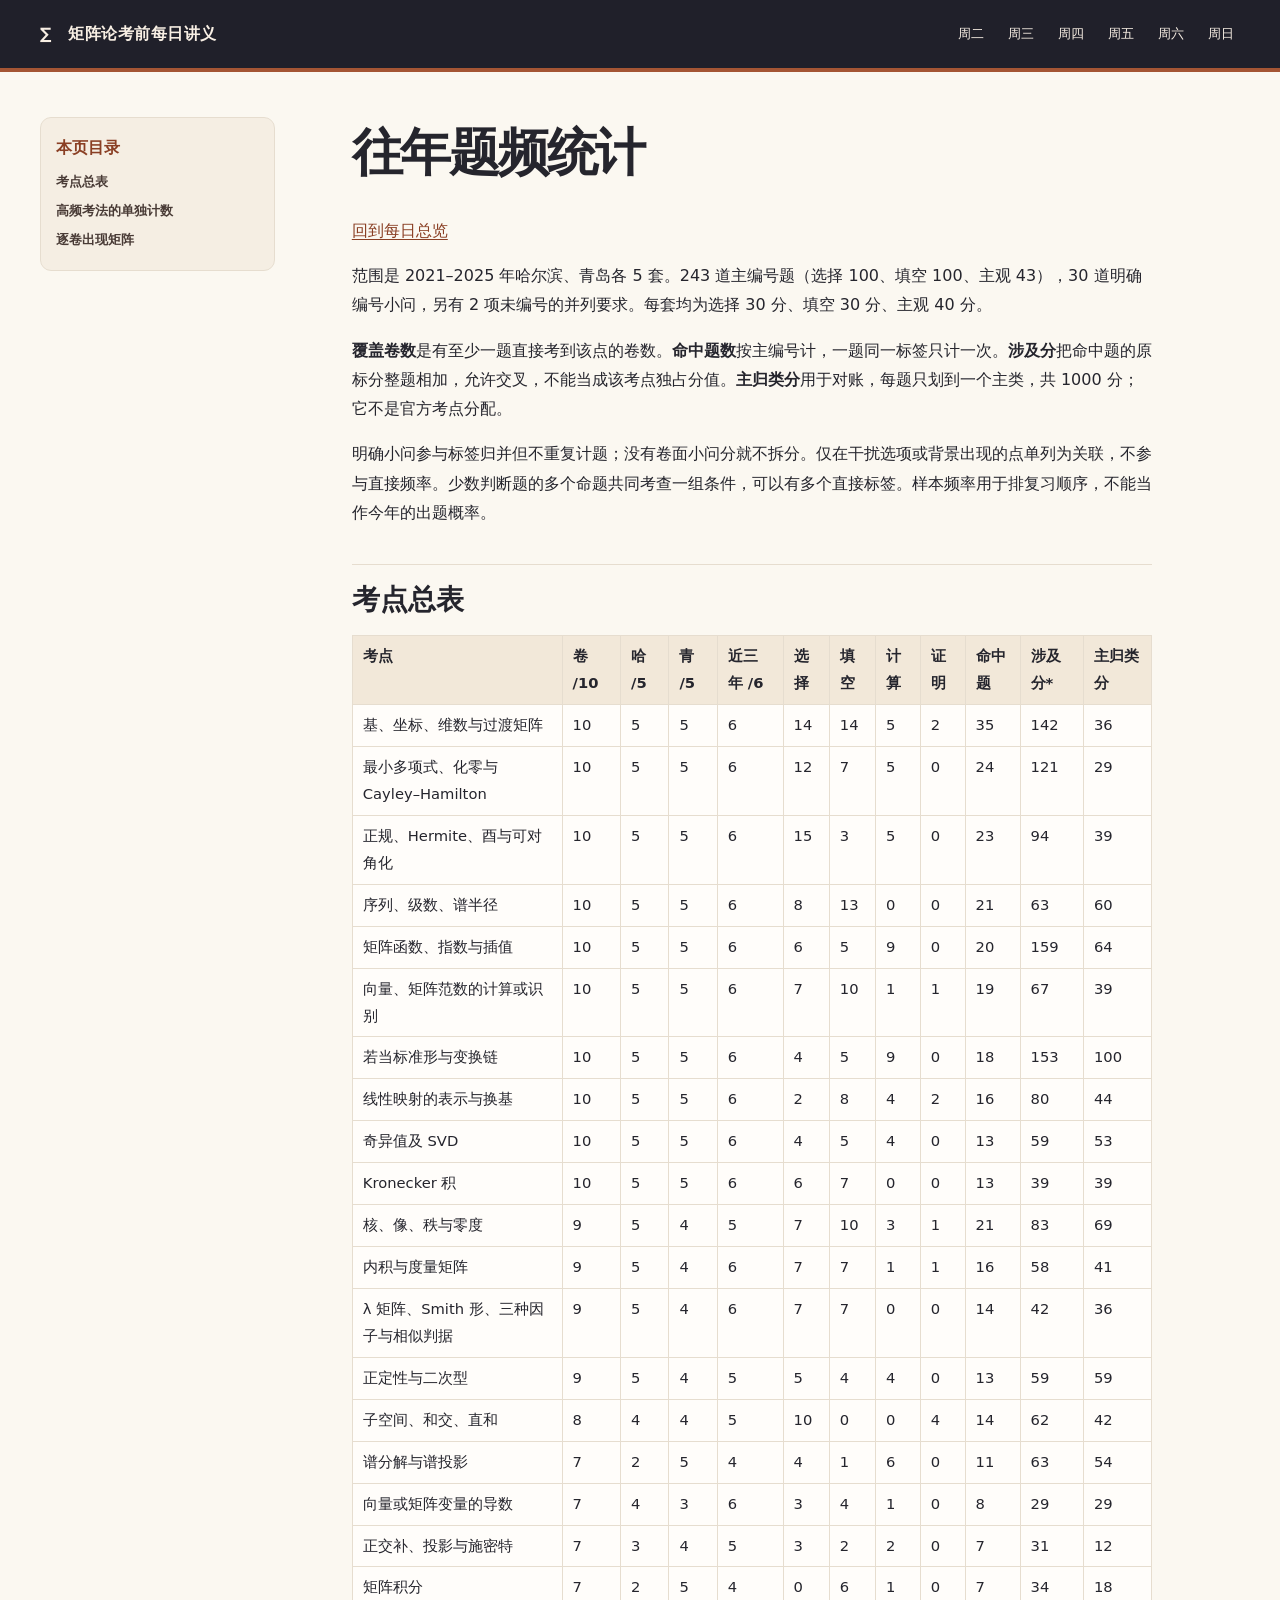
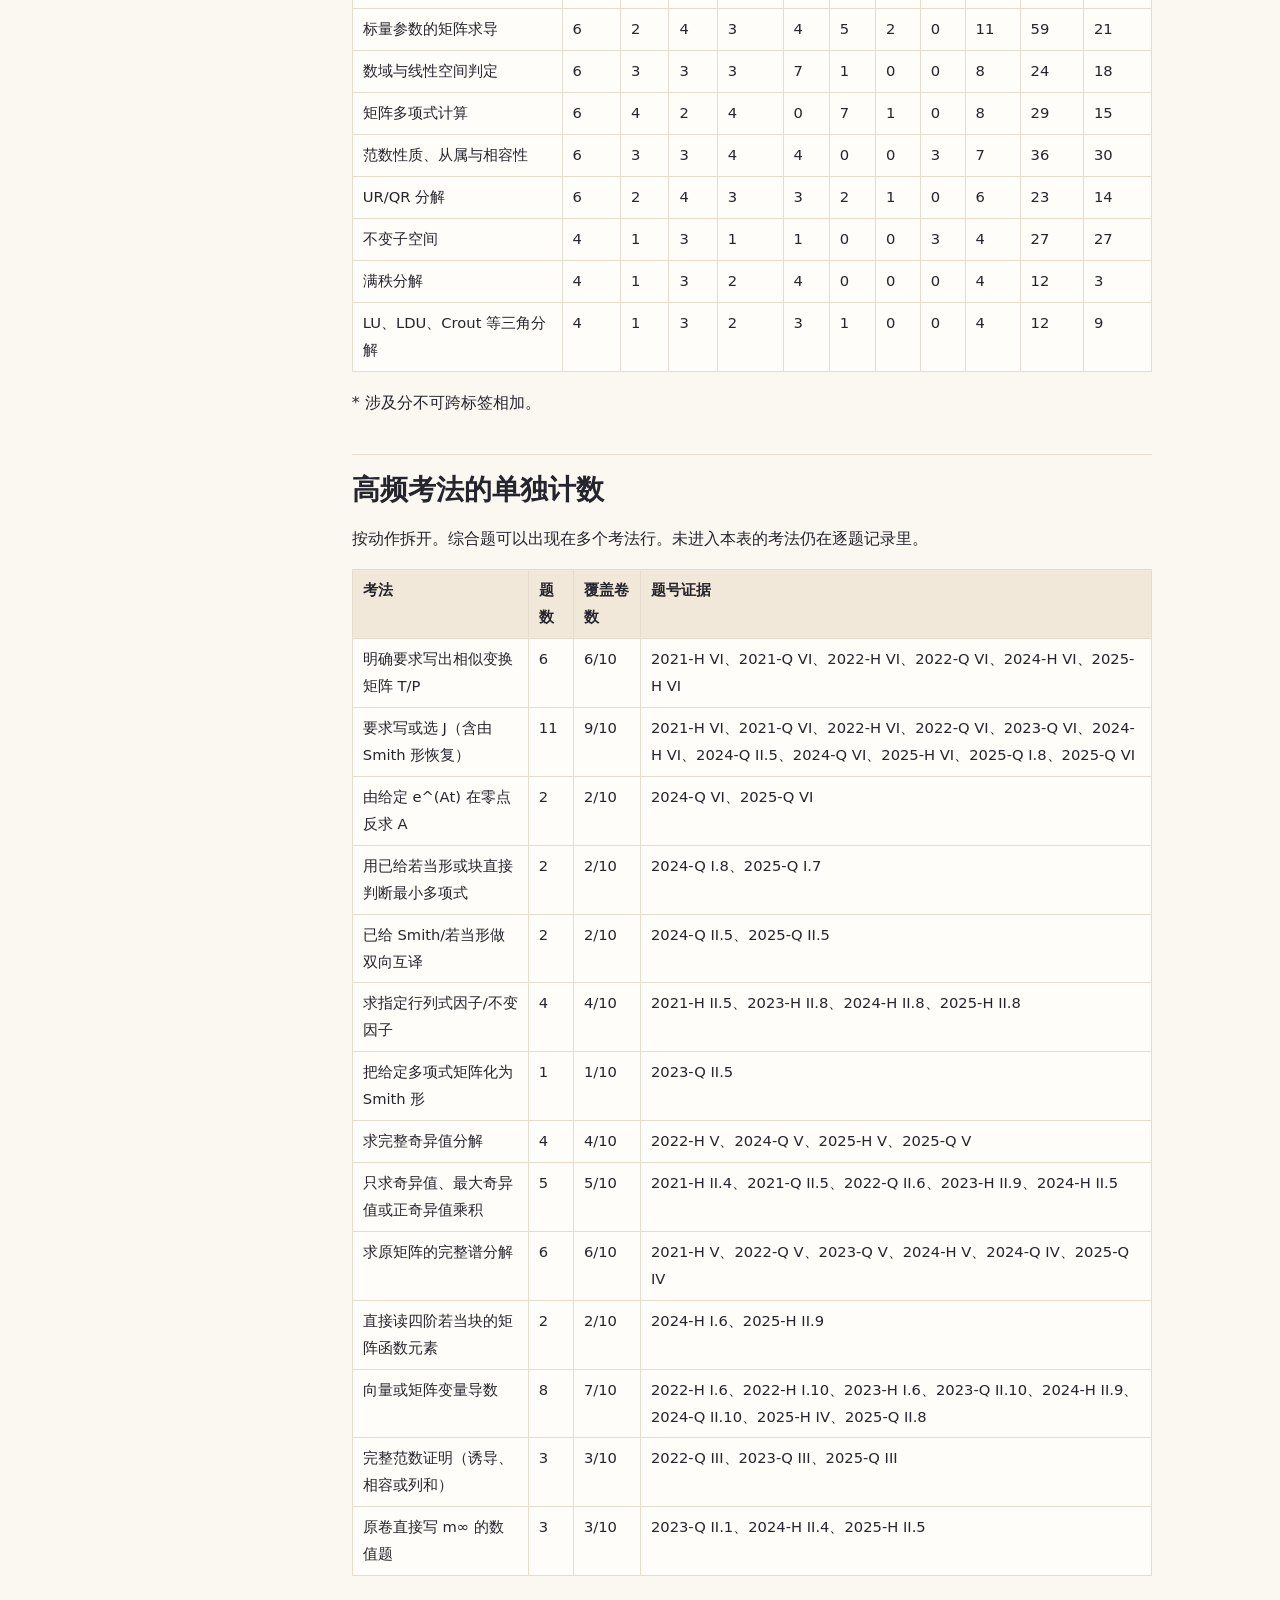
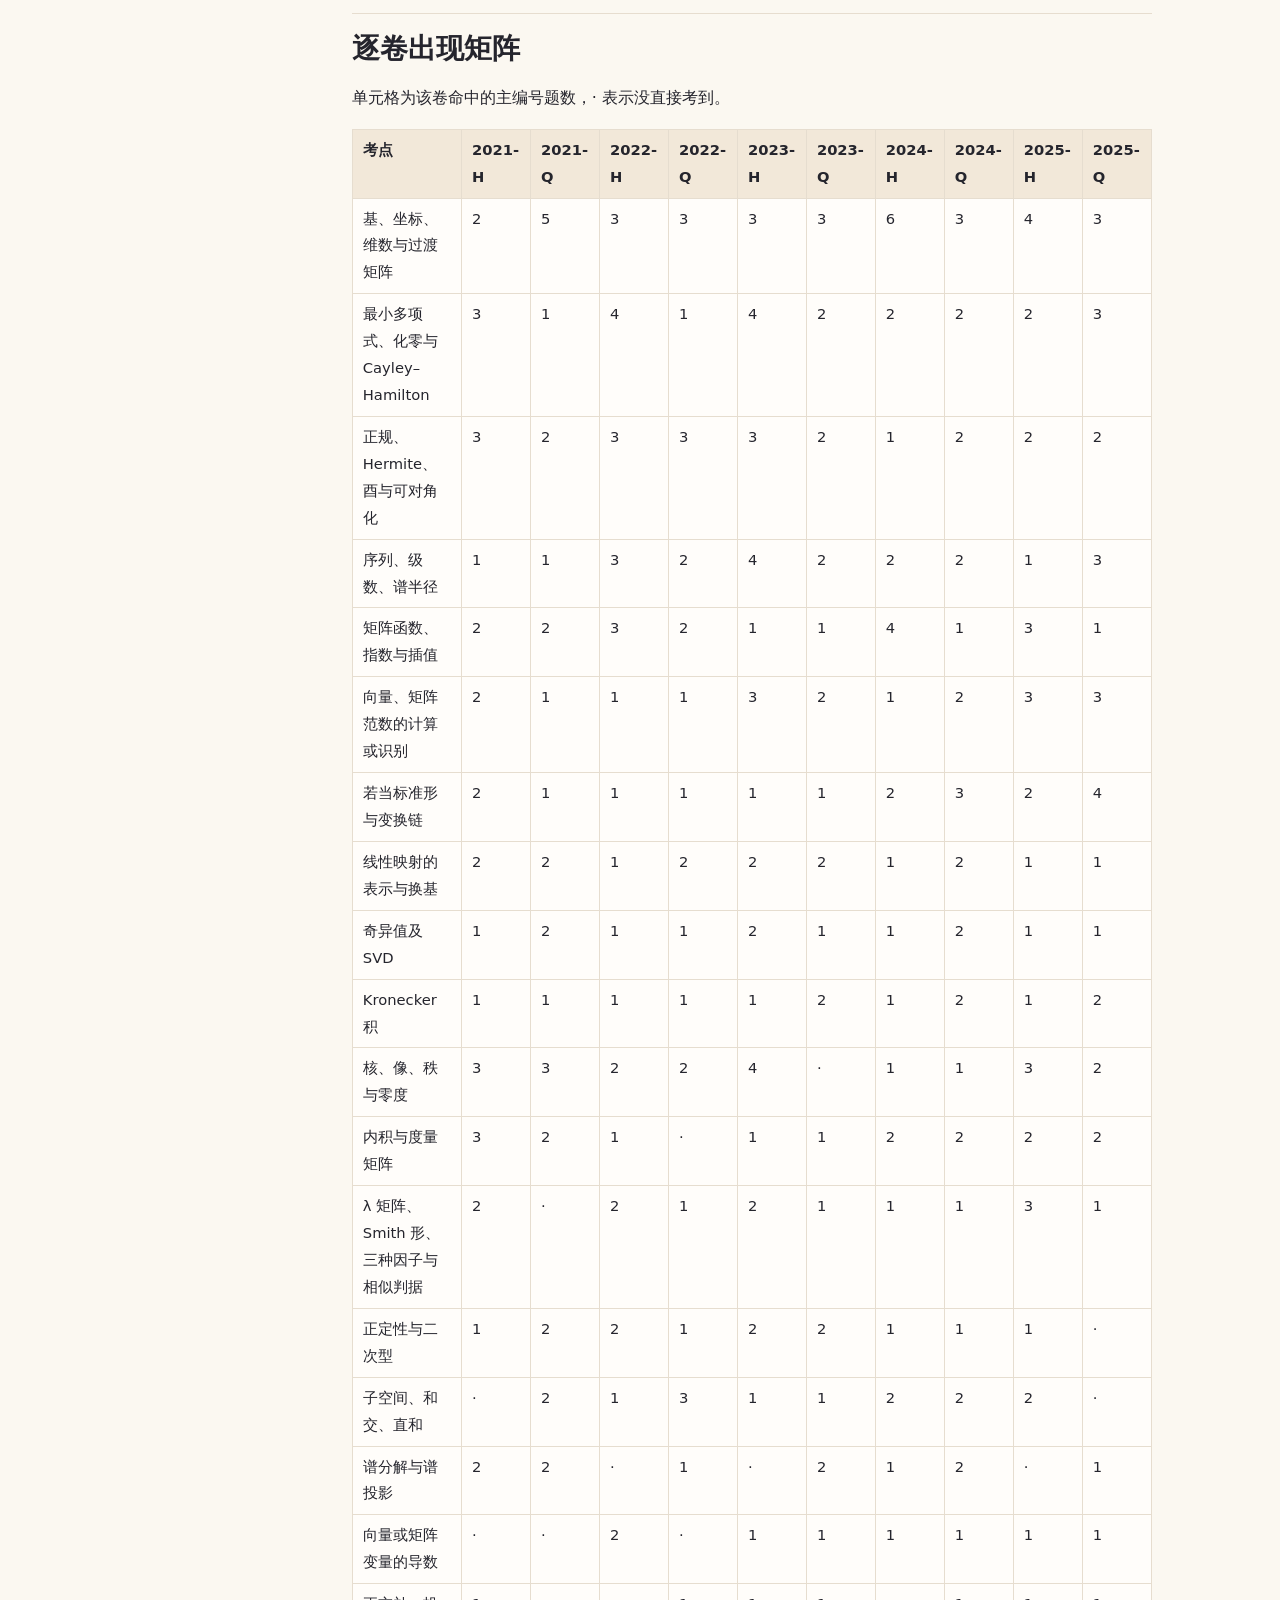
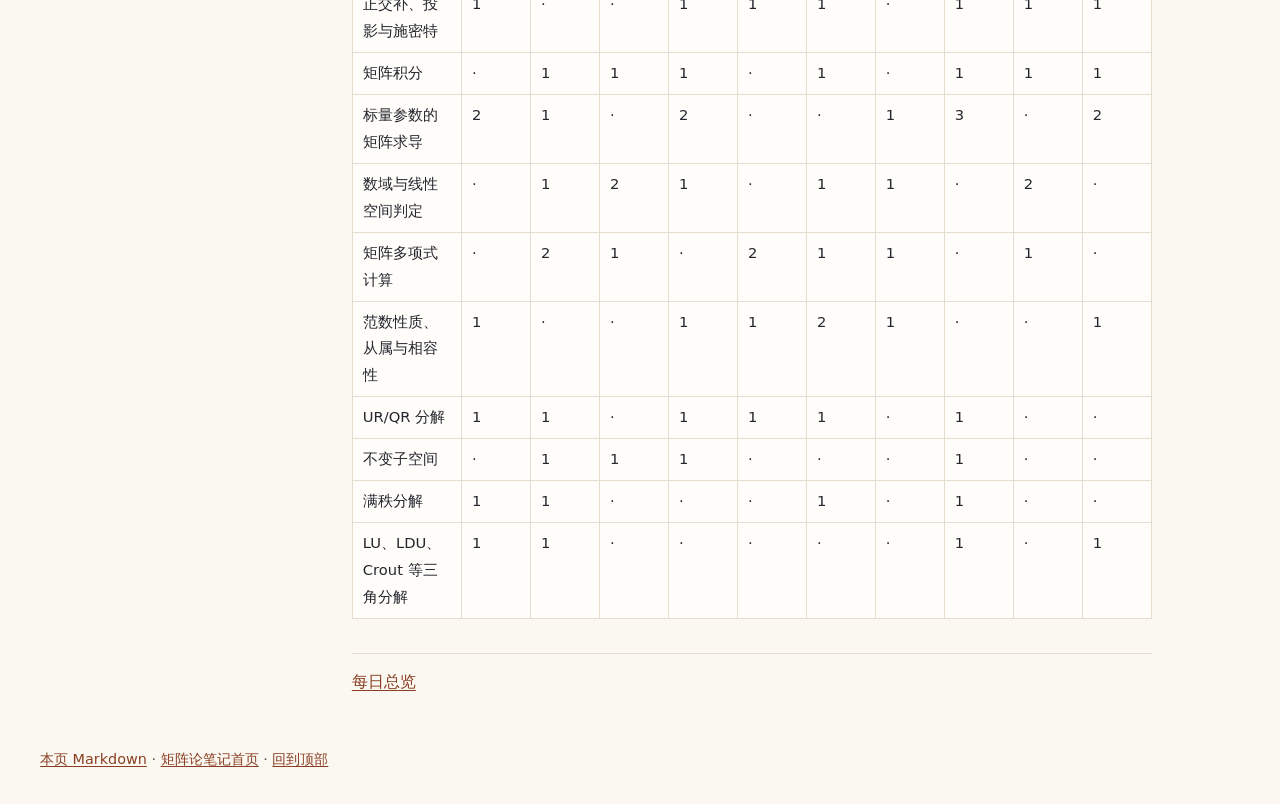
<file: daily/frequency.html>
<!doctype html>
<html lang="zh-CN"><head><meta charset="utf-8"><meta name="viewport" content="width=device-width,initial-scale=1"><title>往年题频统计｜矩阵论考前每日讲义</title><link rel="stylesheet" href="../course-assets/katex/katex.min.css"><link rel="stylesheet" href="../course-assets/reader.css"></head>
<body id="top"><a class="skip" href="#reading">跳到正文</a><header class="site-bar"><div class="shell"><a class="brand" href="index.html">∑　矩阵论考前每日讲义</a><nav aria-label="每日讲义"><a href="tuesday.html">周二</a><a href="wednesday.html">周三</a><a href="thursday.html">周四</a><a href="friday.html">周五</a><a href="saturday.html">周六</a><a href="sunday.html">周日</a></nav></div></header><div class="shell layout"><aside class="toc" aria-label="页内目录"><p>本页目录</p><ul><li class="level-2"><a href="#考点总表">考点总表</a></li><li class="level-2"><a href="#高频考法的单独计数">高频考法的单独计数</a></li><li class="level-2"><a href="#逐卷出现矩阵">逐卷出现矩阵</a></li></ul></aside><main id="reading"><article><h1 id="往年题频统计">往年题频统计</h1>
<p><a href="index.html">回到每日总览</a></p>
<p>范围是 2021–2025 年哈尔滨、青岛各 5 套。243 道主编号题（选择 100、填空 100、主观 43），30 道明确编号小问，另有 2 项未编号的并列要求。每套均为选择 30 分、填空 30 分、主观 40 分。</p>
<p><strong>覆盖卷数</strong>是有至少一题直接考到该点的卷数。<strong>命中题数</strong>按主编号计，一题同一标签只计一次。<strong>涉及分</strong>把命中题的原标分整题相加，允许交叉，不能当成该考点独占分值。<strong>主归类分</strong>用于对账，每题只划到一个主类，共 1000 分；它不是官方考点分配。</p>
<p>明确小问参与标签归并但不重复计题；没有卷面小问分就不拆分。仅在干扰选项或背景出现的点单列为关联，不参与直接频率。少数判断题的多个命题共同考查一组条件，可以有多个直接标签。样本频率用于排复习顺序，不能当作今年的出题概率。</p>
<h2 id="考点总表">考点总表</h2>
<table>
<thead>
<tr>
<th>考点</th>
<th>卷 /10</th>
<th>哈 /5</th>
<th>青 /5</th>
<th>近三年 /6</th>
<th>选择</th>
<th>填空</th>
<th>计算</th>
<th>证明</th>
<th>命中题</th>
<th>涉及分*</th>
<th>主归类分</th>
</tr>
</thead>
<tbody><tr>
<td>基、坐标、维数与过渡矩阵</td>
<td>10</td>
<td>5</td>
<td>5</td>
<td>6</td>
<td>14</td>
<td>14</td>
<td>5</td>
<td>2</td>
<td>35</td>
<td>142</td>
<td>36</td>
</tr>
<tr>
<td>最小多项式、化零与 Cayley–Hamilton</td>
<td>10</td>
<td>5</td>
<td>5</td>
<td>6</td>
<td>12</td>
<td>7</td>
<td>5</td>
<td>0</td>
<td>24</td>
<td>121</td>
<td>29</td>
</tr>
<tr>
<td>正规、Hermite、酉与可对角化</td>
<td>10</td>
<td>5</td>
<td>5</td>
<td>6</td>
<td>15</td>
<td>3</td>
<td>5</td>
<td>0</td>
<td>23</td>
<td>94</td>
<td>39</td>
</tr>
<tr>
<td>序列、级数、谱半径</td>
<td>10</td>
<td>5</td>
<td>5</td>
<td>6</td>
<td>8</td>
<td>13</td>
<td>0</td>
<td>0</td>
<td>21</td>
<td>63</td>
<td>60</td>
</tr>
<tr>
<td>矩阵函数、指数与插值</td>
<td>10</td>
<td>5</td>
<td>5</td>
<td>6</td>
<td>6</td>
<td>5</td>
<td>9</td>
<td>0</td>
<td>20</td>
<td>159</td>
<td>64</td>
</tr>
<tr>
<td>向量、矩阵范数的计算或识别</td>
<td>10</td>
<td>5</td>
<td>5</td>
<td>6</td>
<td>7</td>
<td>10</td>
<td>1</td>
<td>1</td>
<td>19</td>
<td>67</td>
<td>39</td>
</tr>
<tr>
<td>若当标准形与变换链</td>
<td>10</td>
<td>5</td>
<td>5</td>
<td>6</td>
<td>4</td>
<td>5</td>
<td>9</td>
<td>0</td>
<td>18</td>
<td>153</td>
<td>100</td>
</tr>
<tr>
<td>线性映射的表示与换基</td>
<td>10</td>
<td>5</td>
<td>5</td>
<td>6</td>
<td>2</td>
<td>8</td>
<td>4</td>
<td>2</td>
<td>16</td>
<td>80</td>
<td>44</td>
</tr>
<tr>
<td>奇异值及 SVD</td>
<td>10</td>
<td>5</td>
<td>5</td>
<td>6</td>
<td>4</td>
<td>5</td>
<td>4</td>
<td>0</td>
<td>13</td>
<td>59</td>
<td>53</td>
</tr>
<tr>
<td>Kronecker 积</td>
<td>10</td>
<td>5</td>
<td>5</td>
<td>6</td>
<td>6</td>
<td>7</td>
<td>0</td>
<td>0</td>
<td>13</td>
<td>39</td>
<td>39</td>
</tr>
<tr>
<td>核、像、秩与零度</td>
<td>9</td>
<td>5</td>
<td>4</td>
<td>5</td>
<td>7</td>
<td>10</td>
<td>3</td>
<td>1</td>
<td>21</td>
<td>83</td>
<td>69</td>
</tr>
<tr>
<td>内积与度量矩阵</td>
<td>9</td>
<td>5</td>
<td>4</td>
<td>6</td>
<td>7</td>
<td>7</td>
<td>1</td>
<td>1</td>
<td>16</td>
<td>58</td>
<td>41</td>
</tr>
<tr>
<td>λ 矩阵、Smith 形、三种因子与相似判据</td>
<td>9</td>
<td>5</td>
<td>4</td>
<td>6</td>
<td>7</td>
<td>7</td>
<td>0</td>
<td>0</td>
<td>14</td>
<td>42</td>
<td>36</td>
</tr>
<tr>
<td>正定性与二次型</td>
<td>9</td>
<td>5</td>
<td>4</td>
<td>5</td>
<td>5</td>
<td>4</td>
<td>4</td>
<td>0</td>
<td>13</td>
<td>59</td>
<td>59</td>
</tr>
<tr>
<td>子空间、和交、直和</td>
<td>8</td>
<td>4</td>
<td>4</td>
<td>5</td>
<td>10</td>
<td>0</td>
<td>0</td>
<td>4</td>
<td>14</td>
<td>62</td>
<td>42</td>
</tr>
<tr>
<td>谱分解与谱投影</td>
<td>7</td>
<td>2</td>
<td>5</td>
<td>4</td>
<td>4</td>
<td>1</td>
<td>6</td>
<td>0</td>
<td>11</td>
<td>63</td>
<td>54</td>
</tr>
<tr>
<td>向量或矩阵变量的导数</td>
<td>7</td>
<td>4</td>
<td>3</td>
<td>6</td>
<td>3</td>
<td>4</td>
<td>1</td>
<td>0</td>
<td>8</td>
<td>29</td>
<td>29</td>
</tr>
<tr>
<td>正交补、投影与施密特</td>
<td>7</td>
<td>3</td>
<td>4</td>
<td>5</td>
<td>3</td>
<td>2</td>
<td>2</td>
<td>0</td>
<td>7</td>
<td>31</td>
<td>12</td>
</tr>
<tr>
<td>矩阵积分</td>
<td>7</td>
<td>2</td>
<td>5</td>
<td>4</td>
<td>0</td>
<td>6</td>
<td>1</td>
<td>0</td>
<td>7</td>
<td>34</td>
<td>18</td>
</tr>
<tr>
<td>标量参数的矩阵求导</td>
<td>6</td>
<td>2</td>
<td>4</td>
<td>3</td>
<td>4</td>
<td>5</td>
<td>2</td>
<td>0</td>
<td>11</td>
<td>59</td>
<td>21</td>
</tr>
<tr>
<td>数域与线性空间判定</td>
<td>6</td>
<td>3</td>
<td>3</td>
<td>3</td>
<td>7</td>
<td>1</td>
<td>0</td>
<td>0</td>
<td>8</td>
<td>24</td>
<td>18</td>
</tr>
<tr>
<td>矩阵多项式计算</td>
<td>6</td>
<td>4</td>
<td>2</td>
<td>4</td>
<td>0</td>
<td>7</td>
<td>1</td>
<td>0</td>
<td>8</td>
<td>29</td>
<td>15</td>
</tr>
<tr>
<td>范数性质、从属与相容性</td>
<td>6</td>
<td>3</td>
<td>3</td>
<td>4</td>
<td>4</td>
<td>0</td>
<td>0</td>
<td>3</td>
<td>7</td>
<td>36</td>
<td>30</td>
</tr>
<tr>
<td>UR/QR 分解</td>
<td>6</td>
<td>2</td>
<td>4</td>
<td>3</td>
<td>3</td>
<td>2</td>
<td>1</td>
<td>0</td>
<td>6</td>
<td>23</td>
<td>14</td>
</tr>
<tr>
<td>不变子空间</td>
<td>4</td>
<td>1</td>
<td>3</td>
<td>1</td>
<td>1</td>
<td>0</td>
<td>0</td>
<td>3</td>
<td>4</td>
<td>27</td>
<td>27</td>
</tr>
<tr>
<td>满秩分解</td>
<td>4</td>
<td>1</td>
<td>3</td>
<td>2</td>
<td>4</td>
<td>0</td>
<td>0</td>
<td>0</td>
<td>4</td>
<td>12</td>
<td>3</td>
</tr>
<tr>
<td>LU、LDU、Crout 等三角分解</td>
<td>4</td>
<td>1</td>
<td>3</td>
<td>2</td>
<td>3</td>
<td>1</td>
<td>0</td>
<td>0</td>
<td>4</td>
<td>12</td>
<td>9</td>
</tr>
</tbody></table>
<p>* 涉及分不可跨标签相加。</p>
<h2 id="高频考法的单独计数">高频考法的单独计数</h2>
<p>按动作拆开。综合题可以出现在多个考法行。未进入本表的考法仍在逐题记录里。</p>
<table>
<thead>
<tr>
<th>考法</th>
<th>题数</th>
<th>覆盖卷数</th>
<th>题号证据</th>
</tr>
</thead>
<tbody><tr>
<td>明确要求写出相似变换矩阵 T/P</td>
<td>6</td>
<td>6/10</td>
<td>2021-H VI、2021-Q VI、2022-H VI、2022-Q VI、2024-H VI、2025-H VI</td>
</tr>
<tr>
<td>要求写或选 J（含由 Smith 形恢复）</td>
<td>11</td>
<td>9/10</td>
<td>2021-H VI、2021-Q VI、2022-H VI、2022-Q VI、2023-Q VI、2024-H VI、2024-Q II.5、2024-Q VI、2025-H VI、2025-Q I.8、2025-Q VI</td>
</tr>
<tr>
<td>由给定 e^(At) 在零点反求 A</td>
<td>2</td>
<td>2/10</td>
<td>2024-Q VI、2025-Q VI</td>
</tr>
<tr>
<td>用已给若当形或块直接判断最小多项式</td>
<td>2</td>
<td>2/10</td>
<td>2024-Q I.8、2025-Q I.7</td>
</tr>
<tr>
<td>已给 Smith/若当形做双向互译</td>
<td>2</td>
<td>2/10</td>
<td>2024-Q II.5、2025-Q II.5</td>
</tr>
<tr>
<td>求指定行列式因子/不变因子</td>
<td>4</td>
<td>4/10</td>
<td>2021-H II.5、2023-H II.8、2024-H II.8、2025-H II.8</td>
</tr>
<tr>
<td>把给定多项式矩阵化为 Smith 形</td>
<td>1</td>
<td>1/10</td>
<td>2023-Q II.5</td>
</tr>
<tr>
<td>求完整奇异值分解</td>
<td>4</td>
<td>4/10</td>
<td>2022-H V、2024-Q V、2025-H V、2025-Q V</td>
</tr>
<tr>
<td>只求奇异值、最大奇异值或正奇异值乘积</td>
<td>5</td>
<td>5/10</td>
<td>2021-H II.4、2021-Q II.5、2022-Q II.6、2023-H II.9、2024-H II.5</td>
</tr>
<tr>
<td>求原矩阵的完整谱分解</td>
<td>6</td>
<td>6/10</td>
<td>2021-H V、2022-Q V、2023-Q V、2024-H V、2024-Q IV、2025-Q IV</td>
</tr>
<tr>
<td>直接读四阶若当块的矩阵函数元素</td>
<td>2</td>
<td>2/10</td>
<td>2024-H I.6、2025-H II.9</td>
</tr>
<tr>
<td>向量或矩阵变量导数</td>
<td>8</td>
<td>7/10</td>
<td>2022-H I.6、2022-H I.10、2023-H I.6、2023-Q II.10、2024-H II.9、2024-Q II.10、2025-H IV、2025-Q II.8</td>
</tr>
<tr>
<td>完整范数证明（诱导、相容或列和）</td>
<td>3</td>
<td>3/10</td>
<td>2022-Q III、2023-Q III、2025-Q III</td>
</tr>
<tr>
<td>原卷直接写 m∞ 的数值题</td>
<td>3</td>
<td>3/10</td>
<td>2023-Q II.1、2024-H II.4、2025-H II.5</td>
</tr>
</tbody></table>
<h2 id="逐卷出现矩阵">逐卷出现矩阵</h2>
<p>单元格为该卷命中的主编号题数，· 表示没直接考到。</p>
<table>
<thead>
<tr>
<th>考点</th>
<th>2021-H</th>
<th>2021-Q</th>
<th>2022-H</th>
<th>2022-Q</th>
<th>2023-H</th>
<th>2023-Q</th>
<th>2024-H</th>
<th>2024-Q</th>
<th>2025-H</th>
<th>2025-Q</th>
</tr>
</thead>
<tbody><tr>
<td>基、坐标、维数与过渡矩阵</td>
<td>2</td>
<td>5</td>
<td>3</td>
<td>3</td>
<td>3</td>
<td>3</td>
<td>6</td>
<td>3</td>
<td>4</td>
<td>3</td>
</tr>
<tr>
<td>最小多项式、化零与 Cayley–Hamilton</td>
<td>3</td>
<td>1</td>
<td>4</td>
<td>1</td>
<td>4</td>
<td>2</td>
<td>2</td>
<td>2</td>
<td>2</td>
<td>3</td>
</tr>
<tr>
<td>正规、Hermite、酉与可对角化</td>
<td>3</td>
<td>2</td>
<td>3</td>
<td>3</td>
<td>3</td>
<td>2</td>
<td>1</td>
<td>2</td>
<td>2</td>
<td>2</td>
</tr>
<tr>
<td>序列、级数、谱半径</td>
<td>1</td>
<td>1</td>
<td>3</td>
<td>2</td>
<td>4</td>
<td>2</td>
<td>2</td>
<td>2</td>
<td>1</td>
<td>3</td>
</tr>
<tr>
<td>矩阵函数、指数与插值</td>
<td>2</td>
<td>2</td>
<td>3</td>
<td>2</td>
<td>1</td>
<td>1</td>
<td>4</td>
<td>1</td>
<td>3</td>
<td>1</td>
</tr>
<tr>
<td>向量、矩阵范数的计算或识别</td>
<td>2</td>
<td>1</td>
<td>1</td>
<td>1</td>
<td>3</td>
<td>2</td>
<td>1</td>
<td>2</td>
<td>3</td>
<td>3</td>
</tr>
<tr>
<td>若当标准形与变换链</td>
<td>2</td>
<td>1</td>
<td>1</td>
<td>1</td>
<td>1</td>
<td>1</td>
<td>2</td>
<td>3</td>
<td>2</td>
<td>4</td>
</tr>
<tr>
<td>线性映射的表示与换基</td>
<td>2</td>
<td>2</td>
<td>1</td>
<td>2</td>
<td>2</td>
<td>2</td>
<td>1</td>
<td>2</td>
<td>1</td>
<td>1</td>
</tr>
<tr>
<td>奇异值及 SVD</td>
<td>1</td>
<td>2</td>
<td>1</td>
<td>1</td>
<td>2</td>
<td>1</td>
<td>1</td>
<td>2</td>
<td>1</td>
<td>1</td>
</tr>
<tr>
<td>Kronecker 积</td>
<td>1</td>
<td>1</td>
<td>1</td>
<td>1</td>
<td>1</td>
<td>2</td>
<td>1</td>
<td>2</td>
<td>1</td>
<td>2</td>
</tr>
<tr>
<td>核、像、秩与零度</td>
<td>3</td>
<td>3</td>
<td>2</td>
<td>2</td>
<td>4</td>
<td>·</td>
<td>1</td>
<td>1</td>
<td>3</td>
<td>2</td>
</tr>
<tr>
<td>内积与度量矩阵</td>
<td>3</td>
<td>2</td>
<td>1</td>
<td>·</td>
<td>1</td>
<td>1</td>
<td>2</td>
<td>2</td>
<td>2</td>
<td>2</td>
</tr>
<tr>
<td>λ 矩阵、Smith 形、三种因子与相似判据</td>
<td>2</td>
<td>·</td>
<td>2</td>
<td>1</td>
<td>2</td>
<td>1</td>
<td>1</td>
<td>1</td>
<td>3</td>
<td>1</td>
</tr>
<tr>
<td>正定性与二次型</td>
<td>1</td>
<td>2</td>
<td>2</td>
<td>1</td>
<td>2</td>
<td>2</td>
<td>1</td>
<td>1</td>
<td>1</td>
<td>·</td>
</tr>
<tr>
<td>子空间、和交、直和</td>
<td>·</td>
<td>2</td>
<td>1</td>
<td>3</td>
<td>1</td>
<td>1</td>
<td>2</td>
<td>2</td>
<td>2</td>
<td>·</td>
</tr>
<tr>
<td>谱分解与谱投影</td>
<td>2</td>
<td>2</td>
<td>·</td>
<td>1</td>
<td>·</td>
<td>2</td>
<td>1</td>
<td>2</td>
<td>·</td>
<td>1</td>
</tr>
<tr>
<td>向量或矩阵变量的导数</td>
<td>·</td>
<td>·</td>
<td>2</td>
<td>·</td>
<td>1</td>
<td>1</td>
<td>1</td>
<td>1</td>
<td>1</td>
<td>1</td>
</tr>
<tr>
<td>正交补、投影与施密特</td>
<td>1</td>
<td>·</td>
<td>·</td>
<td>1</td>
<td>1</td>
<td>1</td>
<td>·</td>
<td>1</td>
<td>1</td>
<td>1</td>
</tr>
<tr>
<td>矩阵积分</td>
<td>·</td>
<td>1</td>
<td>1</td>
<td>1</td>
<td>·</td>
<td>1</td>
<td>·</td>
<td>1</td>
<td>1</td>
<td>1</td>
</tr>
<tr>
<td>标量参数的矩阵求导</td>
<td>2</td>
<td>1</td>
<td>·</td>
<td>2</td>
<td>·</td>
<td>·</td>
<td>1</td>
<td>3</td>
<td>·</td>
<td>2</td>
</tr>
<tr>
<td>数域与线性空间判定</td>
<td>·</td>
<td>1</td>
<td>2</td>
<td>1</td>
<td>·</td>
<td>1</td>
<td>1</td>
<td>·</td>
<td>2</td>
<td>·</td>
</tr>
<tr>
<td>矩阵多项式计算</td>
<td>·</td>
<td>2</td>
<td>1</td>
<td>·</td>
<td>2</td>
<td>1</td>
<td>1</td>
<td>·</td>
<td>1</td>
<td>·</td>
</tr>
<tr>
<td>范数性质、从属与相容性</td>
<td>1</td>
<td>·</td>
<td>·</td>
<td>1</td>
<td>1</td>
<td>2</td>
<td>1</td>
<td>·</td>
<td>·</td>
<td>1</td>
</tr>
<tr>
<td>UR/QR 分解</td>
<td>1</td>
<td>1</td>
<td>·</td>
<td>1</td>
<td>1</td>
<td>1</td>
<td>·</td>
<td>1</td>
<td>·</td>
<td>·</td>
</tr>
<tr>
<td>不变子空间</td>
<td>·</td>
<td>1</td>
<td>1</td>
<td>1</td>
<td>·</td>
<td>·</td>
<td>·</td>
<td>1</td>
<td>·</td>
<td>·</td>
</tr>
<tr>
<td>满秩分解</td>
<td>1</td>
<td>1</td>
<td>·</td>
<td>·</td>
<td>·</td>
<td>1</td>
<td>·</td>
<td>1</td>
<td>·</td>
<td>·</td>
</tr>
<tr>
<td>LU、LDU、Crout 等三角分解</td>
<td>1</td>
<td>1</td>
<td>·</td>
<td>·</td>
<td>·</td>
<td>·</td>
<td>·</td>
<td>1</td>
<td>·</td>
<td>1</td>
</tr>
</tbody></table>
</article><div class="pager"><a href="index.html">每日总览</a></div></main></div><footer class="shell"><a href="frequency.md">本页 Markdown</a> · <a href="../index.html">矩阵论笔记首页</a> · <a href="#top">回到顶部</a></footer></body></html>
</file>
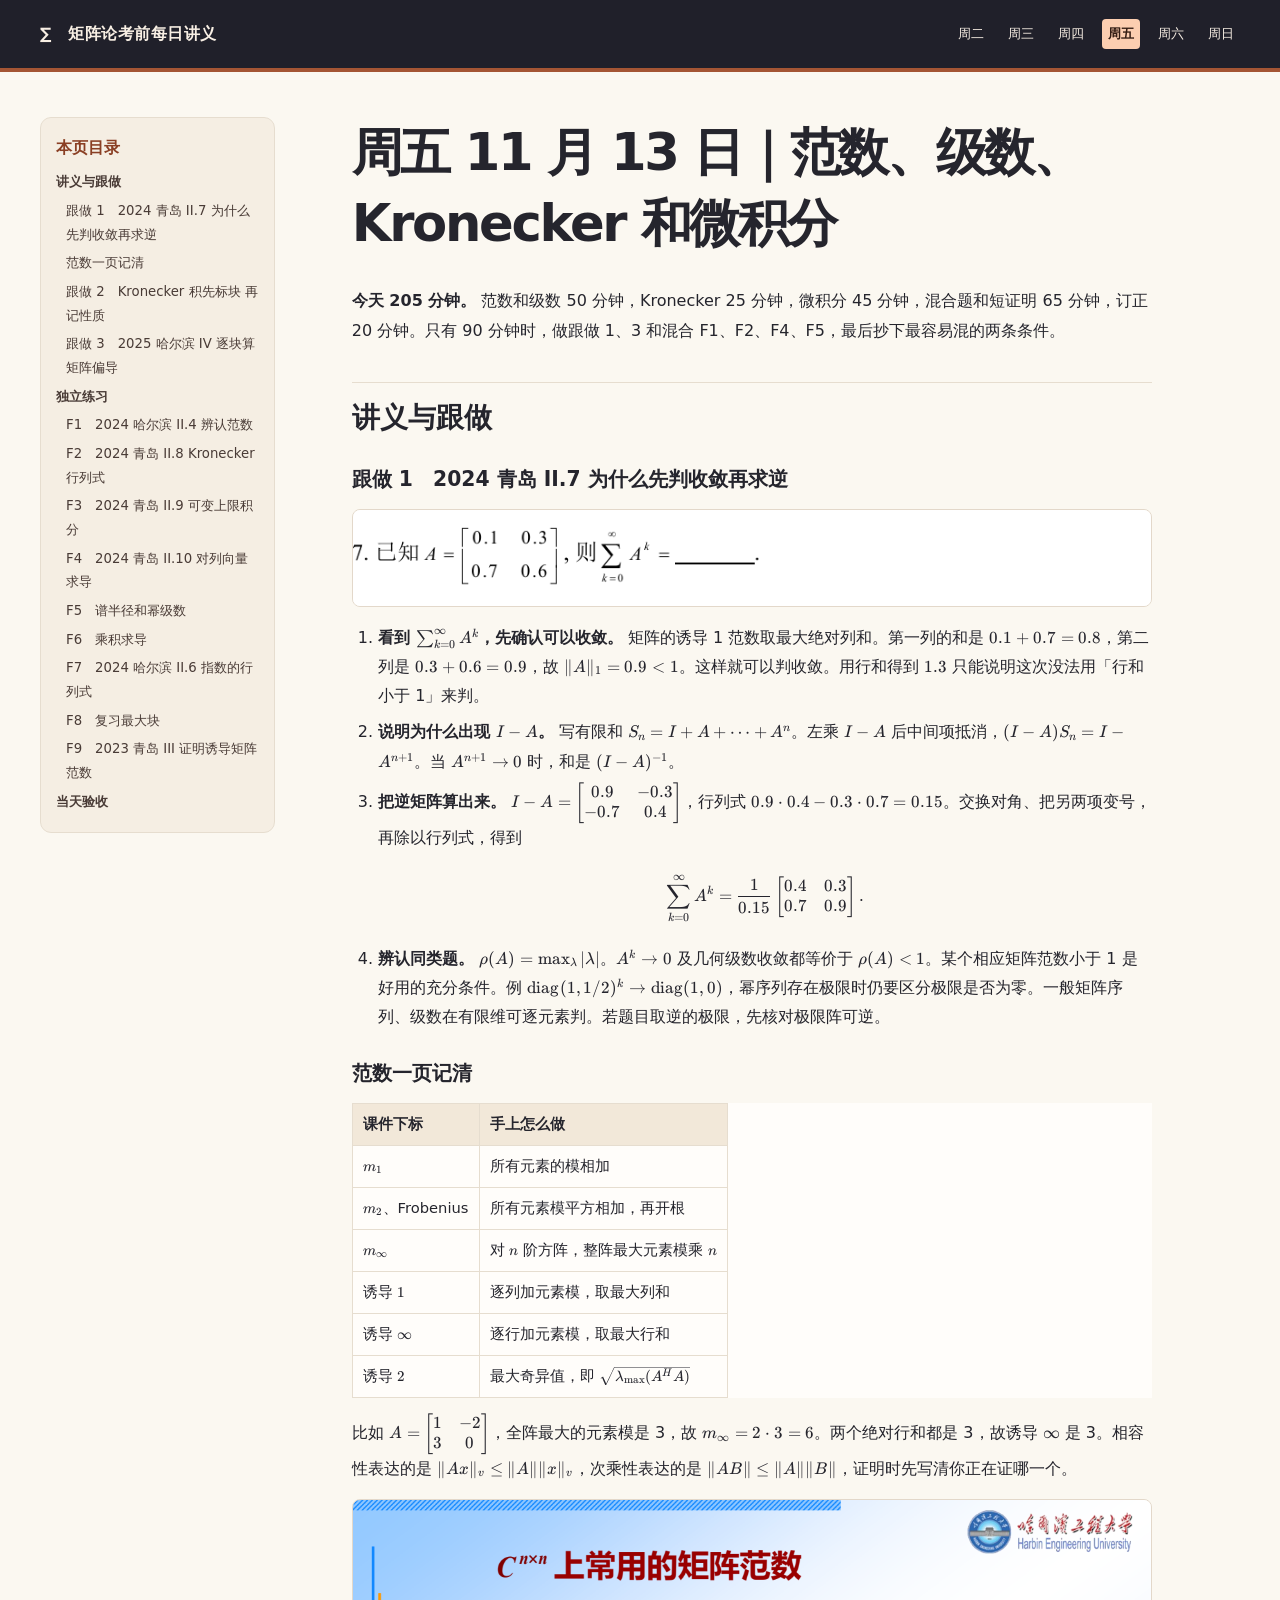
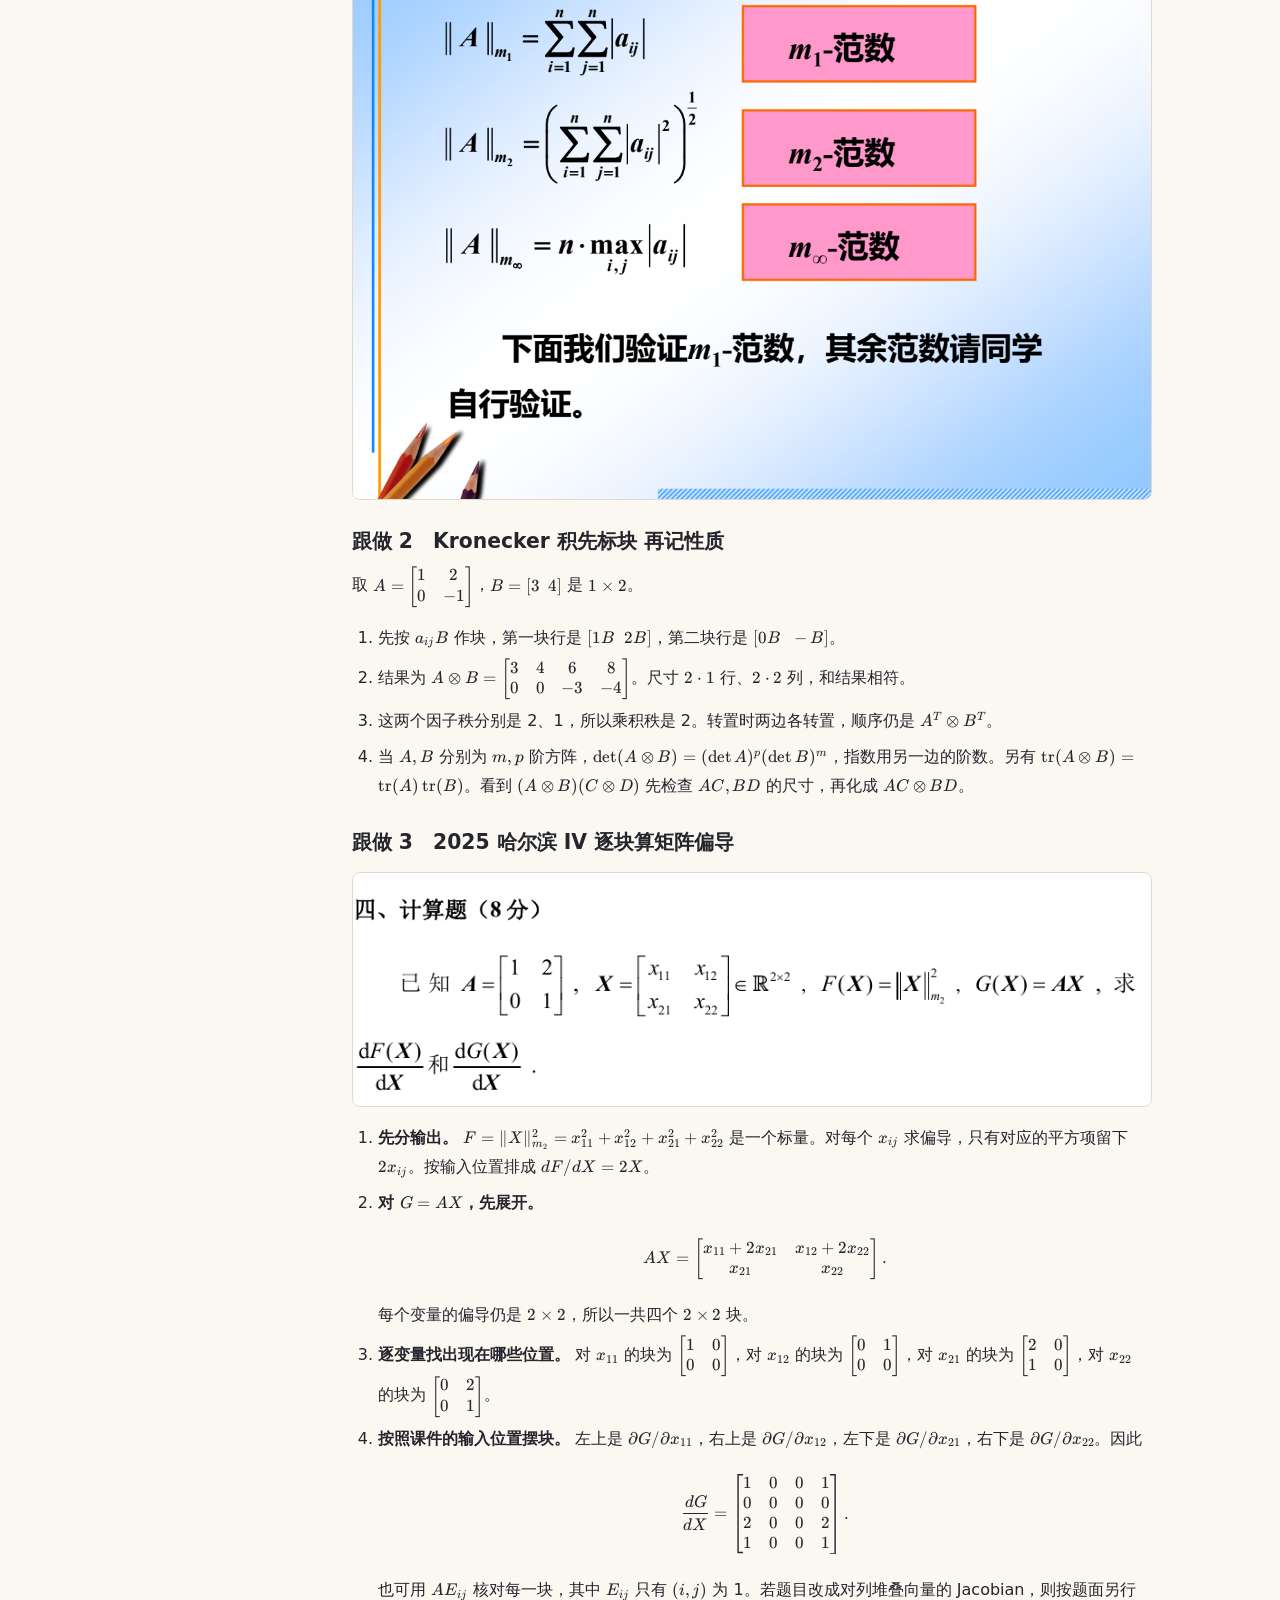
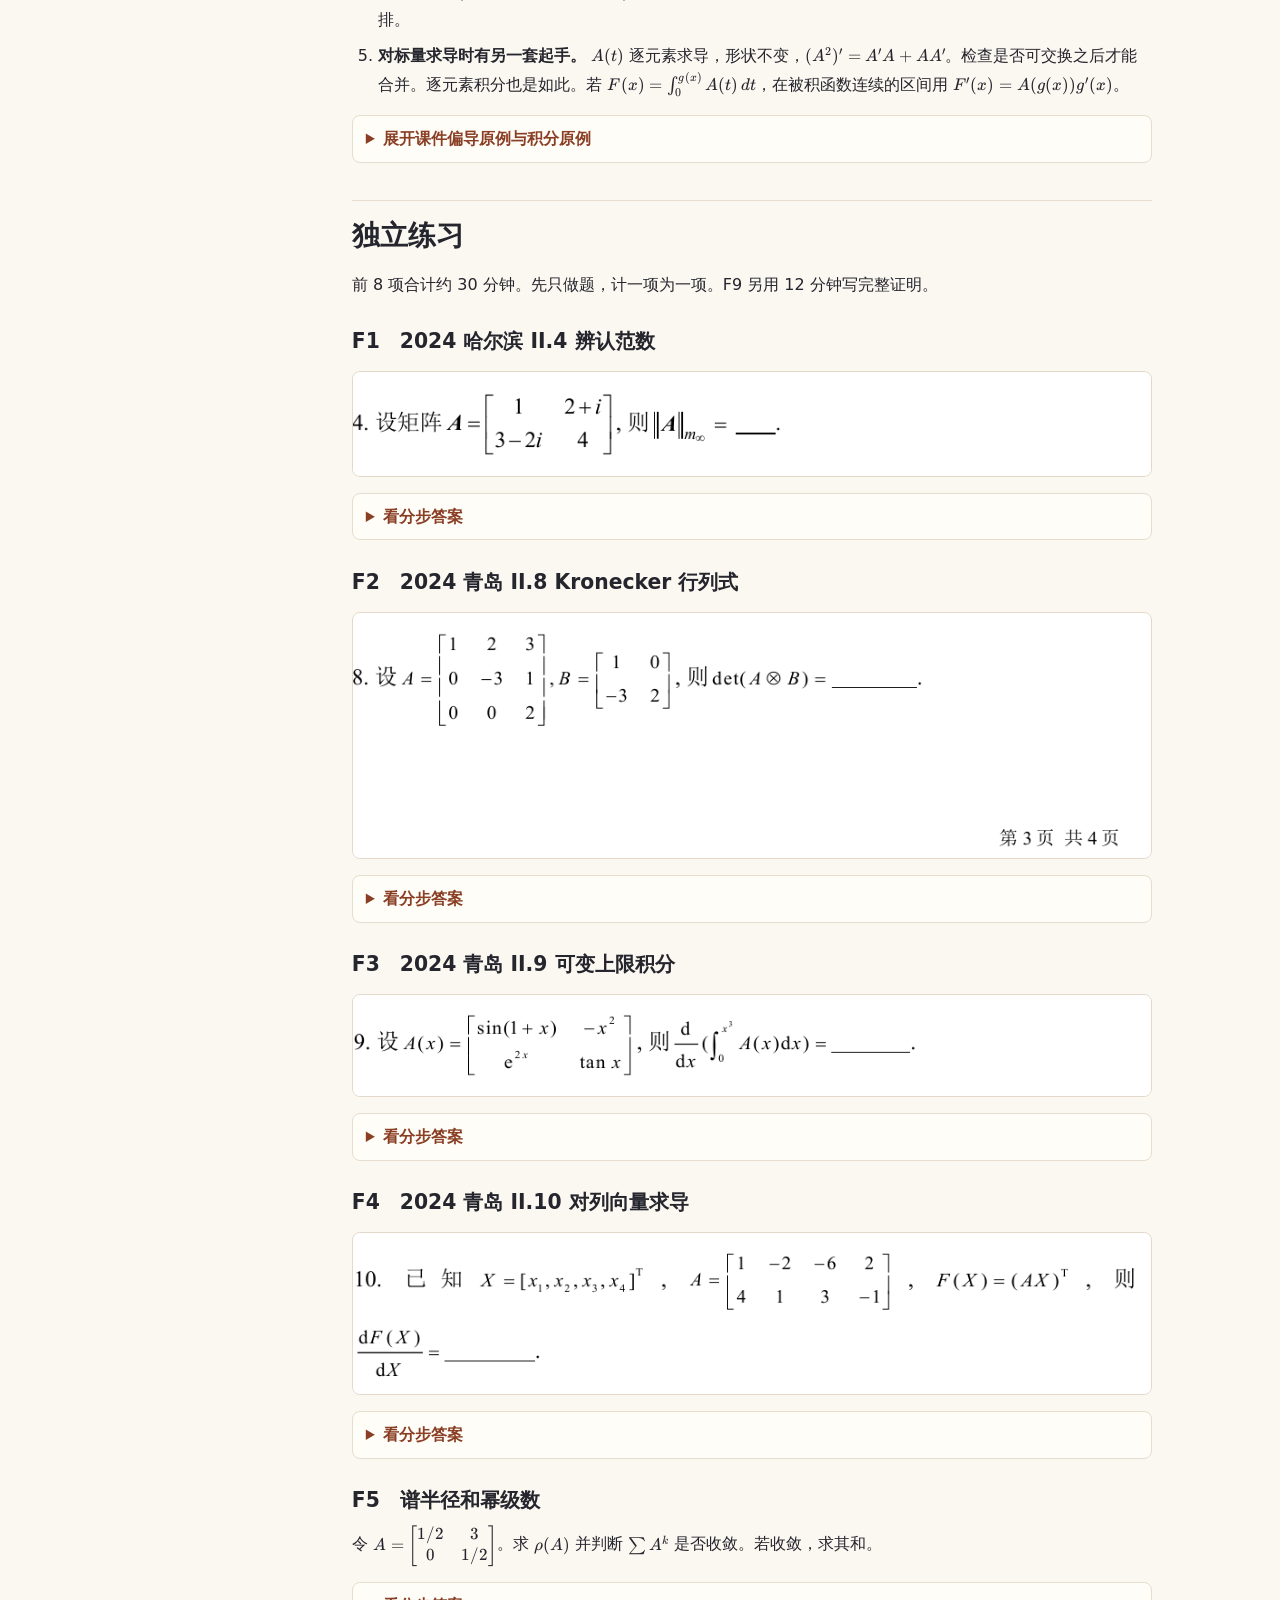
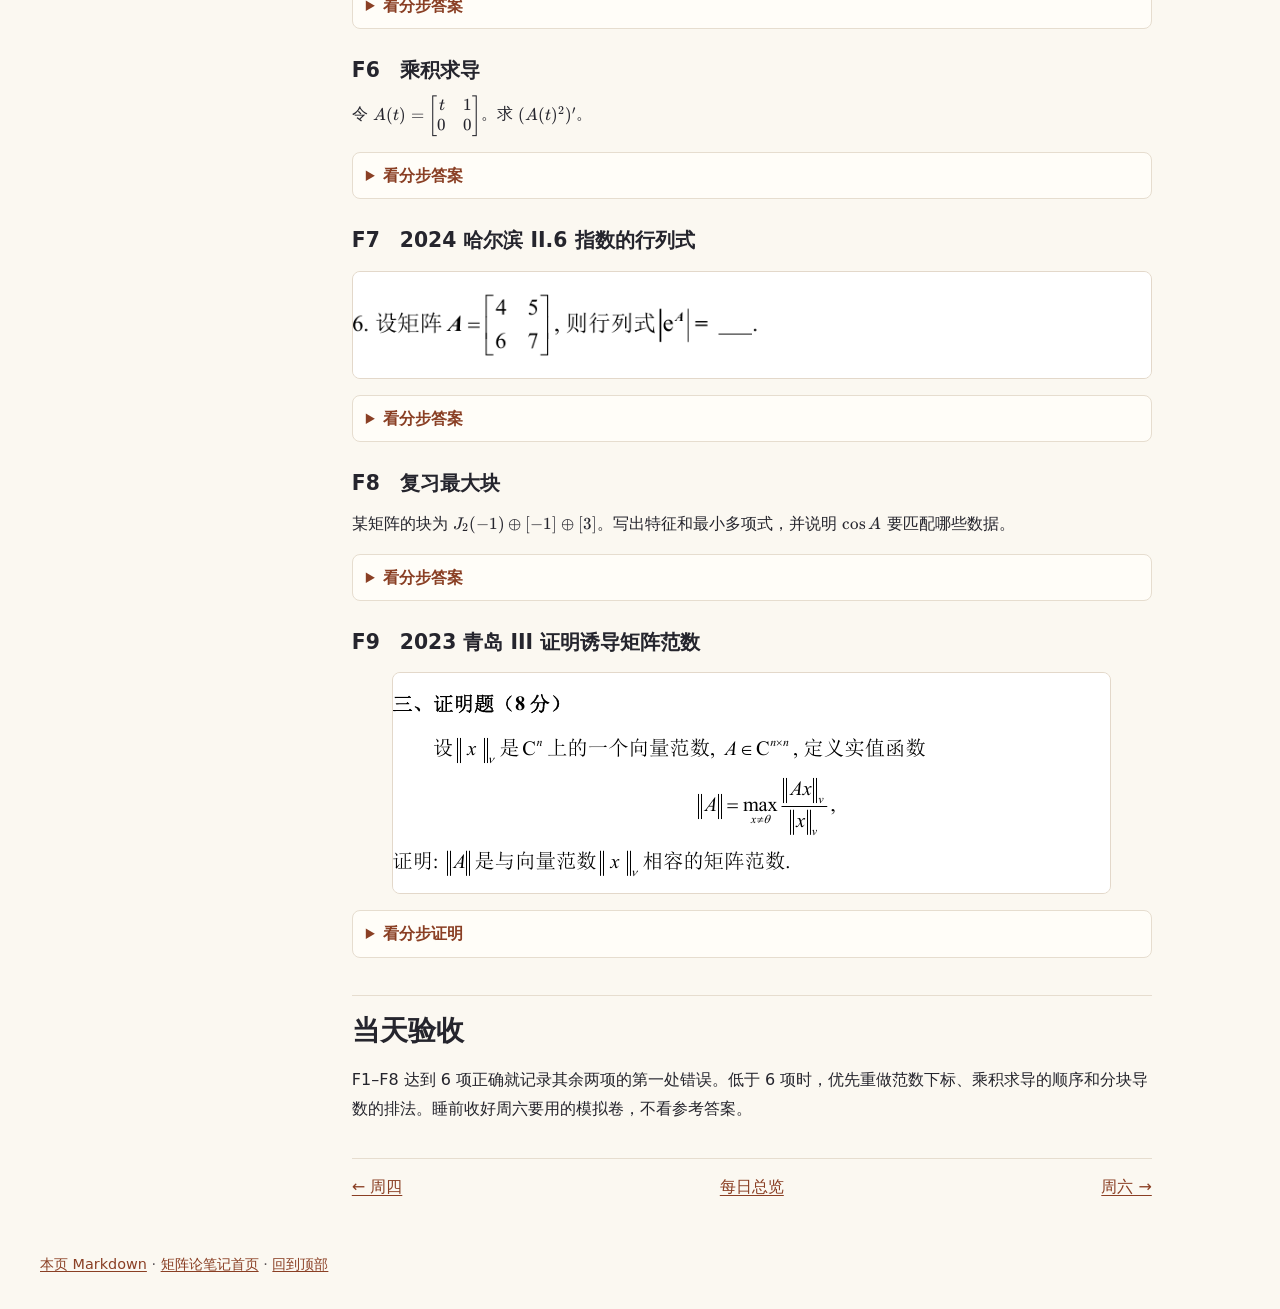
<file: daily/friday.html>
<!doctype html>
<html lang="zh-CN"><head><meta charset="utf-8"><meta name="viewport" content="width=device-width,initial-scale=1"><title>周五 11 月 13 日｜范数、级数、Kronecker 和微积分｜矩阵论考前每日讲义</title><link rel="stylesheet" href="../course-assets/katex/katex.min.css"><link rel="stylesheet" href="../course-assets/reader.css"></head>
<body id="top"><a class="skip" href="#reading">跳到正文</a><header class="site-bar"><div class="shell"><a class="brand" href="index.html">∑　矩阵论考前每日讲义</a><nav aria-label="每日讲义"><a href="tuesday.html">周二</a><a href="wednesday.html">周三</a><a href="thursday.html">周四</a><a href="friday.html" aria-current="page">周五</a><a href="saturday.html">周六</a><a href="sunday.html">周日</a></nav></div></header><div class="shell layout"><aside class="toc" aria-label="页内目录"><p>本页目录</p><ul><li class="level-2"><a href="#讲义与跟做">讲义与跟做</a></li><li class="level-3"><a href="#跟做-1-2024-青岛-ii7-为什么先判收敛再求逆">跟做 1　2024 青岛 II.7 为什么先判收敛再求逆</a></li><li class="level-3"><a href="#范数一页记清">范数一页记清</a></li><li class="level-3"><a href="#跟做-2-kronecker-积先标块-再记性质">跟做 2　Kronecker 积先标块 再记性质</a></li><li class="level-3"><a href="#跟做-3-2025-哈尔滨-iv-逐块算矩阵偏导">跟做 3　2025 哈尔滨 IV 逐块算矩阵偏导</a></li><li class="level-2"><a href="#独立练习">独立练习</a></li><li class="level-3"><a href="#f1-2024-哈尔滨-ii4-辨认范数">F1　2024 哈尔滨 II.4 辨认范数</a></li><li class="level-3"><a href="#f2-2024-青岛-ii8-kronecker-行列式">F2　2024 青岛 II.8 Kronecker 行列式</a></li><li class="level-3"><a href="#f3-2024-青岛-ii9-可变上限积分">F3　2024 青岛 II.9 可变上限积分</a></li><li class="level-3"><a href="#f4-2024-青岛-ii10-对列向量求导">F4　2024 青岛 II.10 对列向量求导</a></li><li class="level-3"><a href="#f5-谱半径和幂级数">F5　谱半径和幂级数</a></li><li class="level-3"><a href="#f6-乘积求导">F6　乘积求导</a></li><li class="level-3"><a href="#f7-2024-哈尔滨-ii6-指数的行列式">F7　2024 哈尔滨 II.6 指数的行列式</a></li><li class="level-3"><a href="#f8-复习最大块">F8　复习最大块</a></li><li class="level-3"><a href="#f9-2023-青岛-iii-证明诱导矩阵范数">F9　2023 青岛 III 证明诱导矩阵范数</a></li><li class="level-2"><a href="#当天验收">当天验收</a></li></ul></aside><main id="reading"><article><h1 id="周五-11-月-13-日范数级数kronecker-和微积分">周五 11 月 13 日｜范数、级数、Kronecker 和微积分</h1>
<p><strong>今天 205 分钟。</strong> 范数和级数 50 分钟，Kronecker 25 分钟，微积分 45 分钟，混合题和短证明 65 分钟，订正 20 分钟。只有 90 分钟时，做跟做 1、3 和混合 F1、F2、F4、F5，最后抄下最容易混的两条条件。</p>
<h2 id="讲义与跟做">讲义与跟做</h2>
<h3 id="跟做-1-2024-青岛-ii7-为什么先判收敛再求逆">跟做 1　2024 青岛 II.7 为什么先判收敛再求逆</h3>
<p><img loading="lazy" decoding="async" src="../evidence/2024-Q/II-7.png" alt="2024 青岛 II.7 原题"></p>
<ol>
<li><strong>看到 <span class="katex"><span class="katex-mathml"><math xmlns="http://www.w3.org/1998/Math/MathML"><semantics><mrow><msubsup><mo>∑</mo><mrow><mi>k</mi><mo>=</mo><mn>0</mn></mrow><mi mathvariant="normal">∞</mi></msubsup><msup><mi>A</mi><mi>k</mi></msup></mrow><annotation encoding="application/x-tex">\sum_{k=0}^\infty A^k</annotation></semantics></math></span><span class="katex-html" aria-hidden="true"><span class="base"><span class="strut" style="height:1.1488em;vertical-align:-0.2997em;"></span><span class="mop"><span class="mop op-symbol small-op" style="position:relative;top:0em;">∑</span><span class="msupsub"><span class="vlist-t vlist-t2"><span class="vlist-r"><span class="vlist" style="height:0.8043em;"><span style="top:-2.4003em;margin-left:0em;margin-right:0.05em;"><span class="pstrut" style="height:2.7em;"></span><span class="sizing reset-size6 size3 mtight"><span class="mord mtight"><span class="mord mathnormal mtight" style="margin-right:0.03148em;">k</span><span class="mrel mtight">=</span><span class="mord mtight">0</span></span></span></span><span style="top:-3.2029em;margin-right:0.05em;"><span class="pstrut" style="height:2.7em;"></span><span class="sizing reset-size6 size3 mtight"><span class="mord mtight">∞</span></span></span></span><span class="vlist-s">​</span></span><span class="vlist-r"><span class="vlist" style="height:0.2997em;"><span></span></span></span></span></span></span><span class="mspace" style="margin-right:0.1667em;"></span><span class="mord"><span class="mord mathnormal">A</span><span class="msupsub"><span class="vlist-t"><span class="vlist-r"><span class="vlist" style="height:0.8491em;"><span style="top:-3.063em;margin-right:0.05em;"><span class="pstrut" style="height:2.7em;"></span><span class="sizing reset-size6 size3 mtight"><span class="mord mathnormal mtight" style="margin-right:0.03148em;">k</span></span></span></span></span></span></span></span></span></span></span>，先确认可以收敛。</strong> 矩阵的诱导 1 范数取最大绝对列和。第一列的和是 <span class="katex"><span class="katex-mathml"><math xmlns="http://www.w3.org/1998/Math/MathML"><semantics><mrow><mn>0.1</mn><mo>+</mo><mn>0.7</mn><mo>=</mo><mn>0.8</mn></mrow><annotation encoding="application/x-tex">0.1+0.7=0.8</annotation></semantics></math></span><span class="katex-html" aria-hidden="true"><span class="base"><span class="strut" style="height:0.7278em;vertical-align:-0.0833em;"></span><span class="mord">0.1</span><span class="mspace" style="margin-right:0.2222em;"></span><span class="mbin">+</span><span class="mspace" style="margin-right:0.2222em;"></span></span><span class="base"><span class="strut" style="height:0.6444em;"></span><span class="mord">0.7</span><span class="mspace" style="margin-right:0.2778em;"></span><span class="mrel">=</span><span class="mspace" style="margin-right:0.2778em;"></span></span><span class="base"><span class="strut" style="height:0.6444em;"></span><span class="mord">0.8</span></span></span></span>，第二列是 <span class="katex"><span class="katex-mathml"><math xmlns="http://www.w3.org/1998/Math/MathML"><semantics><mrow><mn>0.3</mn><mo>+</mo><mn>0.6</mn><mo>=</mo><mn>0.9</mn></mrow><annotation encoding="application/x-tex">0.3+0.6=0.9</annotation></semantics></math></span><span class="katex-html" aria-hidden="true"><span class="base"><span class="strut" style="height:0.7278em;vertical-align:-0.0833em;"></span><span class="mord">0.3</span><span class="mspace" style="margin-right:0.2222em;"></span><span class="mbin">+</span><span class="mspace" style="margin-right:0.2222em;"></span></span><span class="base"><span class="strut" style="height:0.6444em;"></span><span class="mord">0.6</span><span class="mspace" style="margin-right:0.2778em;"></span><span class="mrel">=</span><span class="mspace" style="margin-right:0.2778em;"></span></span><span class="base"><span class="strut" style="height:0.6444em;"></span><span class="mord">0.9</span></span></span></span>，故 <span class="katex"><span class="katex-mathml"><math xmlns="http://www.w3.org/1998/Math/MathML"><semantics><mrow><mi mathvariant="normal">∥</mi><mi>A</mi><msub><mi mathvariant="normal">∥</mi><mn>1</mn></msub><mo>=</mo><mn>0.9</mn><mo>&lt;</mo><mn>1</mn></mrow><annotation encoding="application/x-tex">\|A\|_1=0.9&lt;1</annotation></semantics></math></span><span class="katex-html" aria-hidden="true"><span class="base"><span class="strut" style="height:1em;vertical-align:-0.25em;"></span><span class="mord">∥</span><span class="mord mathnormal">A</span><span class="mord"><span class="mord">∥</span><span class="msupsub"><span class="vlist-t vlist-t2"><span class="vlist-r"><span class="vlist" style="height:0.3011em;"><span style="top:-2.55em;margin-left:0em;margin-right:0.05em;"><span class="pstrut" style="height:2.7em;"></span><span class="sizing reset-size6 size3 mtight"><span class="mord mtight">1</span></span></span></span><span class="vlist-s">​</span></span><span class="vlist-r"><span class="vlist" style="height:0.15em;"><span></span></span></span></span></span></span><span class="mspace" style="margin-right:0.2778em;"></span><span class="mrel">=</span><span class="mspace" style="margin-right:0.2778em;"></span></span><span class="base"><span class="strut" style="height:0.6835em;vertical-align:-0.0391em;"></span><span class="mord">0.9</span><span class="mspace" style="margin-right:0.2778em;"></span><span class="mrel">&lt;</span><span class="mspace" style="margin-right:0.2778em;"></span></span><span class="base"><span class="strut" style="height:0.6444em;"></span><span class="mord">1</span></span></span></span>。这样就可以判收敛。用行和得到 <span class="katex"><span class="katex-mathml"><math xmlns="http://www.w3.org/1998/Math/MathML"><semantics><mrow><mn>1.3</mn></mrow><annotation encoding="application/x-tex">1.3</annotation></semantics></math></span><span class="katex-html" aria-hidden="true"><span class="base"><span class="strut" style="height:0.6444em;"></span><span class="mord">1.3</span></span></span></span> 只能说明这次没法用「行和小于 1」来判。</li>
<li><strong>说明为什么出现 <span class="katex"><span class="katex-mathml"><math xmlns="http://www.w3.org/1998/Math/MathML"><semantics><mrow><mi>I</mi><mo>−</mo><mi>A</mi></mrow><annotation encoding="application/x-tex">I-A</annotation></semantics></math></span><span class="katex-html" aria-hidden="true"><span class="base"><span class="strut" style="height:0.7667em;vertical-align:-0.0833em;"></span><span class="mord mathnormal" style="margin-right:0.07847em;">I</span><span class="mspace" style="margin-right:0.2222em;"></span><span class="mbin">−</span><span class="mspace" style="margin-right:0.2222em;"></span></span><span class="base"><span class="strut" style="height:0.6833em;"></span><span class="mord mathnormal">A</span></span></span></span>。</strong> 写有限和 <span class="katex"><span class="katex-mathml"><math xmlns="http://www.w3.org/1998/Math/MathML"><semantics><mrow><msub><mi>S</mi><mi>n</mi></msub><mo>=</mo><mi>I</mi><mo>+</mo><mi>A</mi><mo>+</mo><mo>⋯</mo><mo>+</mo><msup><mi>A</mi><mi>n</mi></msup></mrow><annotation encoding="application/x-tex">S_n=I+A+\cdots+A^n</annotation></semantics></math></span><span class="katex-html" aria-hidden="true"><span class="base"><span class="strut" style="height:0.8333em;vertical-align:-0.15em;"></span><span class="mord"><span class="mord mathnormal" style="margin-right:0.05764em;">S</span><span class="msupsub"><span class="vlist-t vlist-t2"><span class="vlist-r"><span class="vlist" style="height:0.1514em;"><span style="top:-2.55em;margin-left:-0.0576em;margin-right:0.05em;"><span class="pstrut" style="height:2.7em;"></span><span class="sizing reset-size6 size3 mtight"><span class="mord mathnormal mtight">n</span></span></span></span><span class="vlist-s">​</span></span><span class="vlist-r"><span class="vlist" style="height:0.15em;"><span></span></span></span></span></span></span><span class="mspace" style="margin-right:0.2778em;"></span><span class="mrel">=</span><span class="mspace" style="margin-right:0.2778em;"></span></span><span class="base"><span class="strut" style="height:0.7667em;vertical-align:-0.0833em;"></span><span class="mord mathnormal" style="margin-right:0.07847em;">I</span><span class="mspace" style="margin-right:0.2222em;"></span><span class="mbin">+</span><span class="mspace" style="margin-right:0.2222em;"></span></span><span class="base"><span class="strut" style="height:0.7667em;vertical-align:-0.0833em;"></span><span class="mord mathnormal">A</span><span class="mspace" style="margin-right:0.2222em;"></span><span class="mbin">+</span><span class="mspace" style="margin-right:0.2222em;"></span></span><span class="base"><span class="strut" style="height:0.6667em;vertical-align:-0.0833em;"></span><span class="minner">⋯</span><span class="mspace" style="margin-right:0.2222em;"></span><span class="mbin">+</span><span class="mspace" style="margin-right:0.2222em;"></span></span><span class="base"><span class="strut" style="height:0.6833em;"></span><span class="mord"><span class="mord mathnormal">A</span><span class="msupsub"><span class="vlist-t"><span class="vlist-r"><span class="vlist" style="height:0.6644em;"><span style="top:-3.063em;margin-right:0.05em;"><span class="pstrut" style="height:2.7em;"></span><span class="sizing reset-size6 size3 mtight"><span class="mord mathnormal mtight">n</span></span></span></span></span></span></span></span></span></span></span>。左乘 <span class="katex"><span class="katex-mathml"><math xmlns="http://www.w3.org/1998/Math/MathML"><semantics><mrow><mi>I</mi><mo>−</mo><mi>A</mi></mrow><annotation encoding="application/x-tex">I-A</annotation></semantics></math></span><span class="katex-html" aria-hidden="true"><span class="base"><span class="strut" style="height:0.7667em;vertical-align:-0.0833em;"></span><span class="mord mathnormal" style="margin-right:0.07847em;">I</span><span class="mspace" style="margin-right:0.2222em;"></span><span class="mbin">−</span><span class="mspace" style="margin-right:0.2222em;"></span></span><span class="base"><span class="strut" style="height:0.6833em;"></span><span class="mord mathnormal">A</span></span></span></span> 后中间项抵消，<span class="katex"><span class="katex-mathml"><math xmlns="http://www.w3.org/1998/Math/MathML"><semantics><mrow><mo stretchy="false">(</mo><mi>I</mi><mo>−</mo><mi>A</mi><mo stretchy="false">)</mo><msub><mi>S</mi><mi>n</mi></msub><mo>=</mo><mi>I</mi><mo>−</mo><msup><mi>A</mi><mrow><mi>n</mi><mo>+</mo><mn>1</mn></mrow></msup></mrow><annotation encoding="application/x-tex">(I-A)S_n=I-A^{n+1}</annotation></semantics></math></span><span class="katex-html" aria-hidden="true"><span class="base"><span class="strut" style="height:1em;vertical-align:-0.25em;"></span><span class="mopen">(</span><span class="mord mathnormal" style="margin-right:0.07847em;">I</span><span class="mspace" style="margin-right:0.2222em;"></span><span class="mbin">−</span><span class="mspace" style="margin-right:0.2222em;"></span></span><span class="base"><span class="strut" style="height:1em;vertical-align:-0.25em;"></span><span class="mord mathnormal">A</span><span class="mclose">)</span><span class="mord"><span class="mord mathnormal" style="margin-right:0.05764em;">S</span><span class="msupsub"><span class="vlist-t vlist-t2"><span class="vlist-r"><span class="vlist" style="height:0.1514em;"><span style="top:-2.55em;margin-left:-0.0576em;margin-right:0.05em;"><span class="pstrut" style="height:2.7em;"></span><span class="sizing reset-size6 size3 mtight"><span class="mord mathnormal mtight">n</span></span></span></span><span class="vlist-s">​</span></span><span class="vlist-r"><span class="vlist" style="height:0.15em;"><span></span></span></span></span></span></span><span class="mspace" style="margin-right:0.2778em;"></span><span class="mrel">=</span><span class="mspace" style="margin-right:0.2778em;"></span></span><span class="base"><span class="strut" style="height:0.7667em;vertical-align:-0.0833em;"></span><span class="mord mathnormal" style="margin-right:0.07847em;">I</span><span class="mspace" style="margin-right:0.2222em;"></span><span class="mbin">−</span><span class="mspace" style="margin-right:0.2222em;"></span></span><span class="base"><span class="strut" style="height:0.8141em;"></span><span class="mord"><span class="mord mathnormal">A</span><span class="msupsub"><span class="vlist-t"><span class="vlist-r"><span class="vlist" style="height:0.8141em;"><span style="top:-3.063em;margin-right:0.05em;"><span class="pstrut" style="height:2.7em;"></span><span class="sizing reset-size6 size3 mtight"><span class="mord mtight"><span class="mord mathnormal mtight">n</span><span class="mbin mtight">+</span><span class="mord mtight">1</span></span></span></span></span></span></span></span></span></span></span></span>。当 <span class="katex"><span class="katex-mathml"><math xmlns="http://www.w3.org/1998/Math/MathML"><semantics><mrow><msup><mi>A</mi><mrow><mi>n</mi><mo>+</mo><mn>1</mn></mrow></msup><mo>→</mo><mn>0</mn></mrow><annotation encoding="application/x-tex">A^{n+1}\to0</annotation></semantics></math></span><span class="katex-html" aria-hidden="true"><span class="base"><span class="strut" style="height:0.8141em;"></span><span class="mord"><span class="mord mathnormal">A</span><span class="msupsub"><span class="vlist-t"><span class="vlist-r"><span class="vlist" style="height:0.8141em;"><span style="top:-3.063em;margin-right:0.05em;"><span class="pstrut" style="height:2.7em;"></span><span class="sizing reset-size6 size3 mtight"><span class="mord mtight"><span class="mord mathnormal mtight">n</span><span class="mbin mtight">+</span><span class="mord mtight">1</span></span></span></span></span></span></span></span></span><span class="mspace" style="margin-right:0.2778em;"></span><span class="mrel">→</span><span class="mspace" style="margin-right:0.2778em;"></span></span><span class="base"><span class="strut" style="height:0.6444em;"></span><span class="mord">0</span></span></span></span> 时，和是 <span class="katex"><span class="katex-mathml"><math xmlns="http://www.w3.org/1998/Math/MathML"><semantics><mrow><mo stretchy="false">(</mo><mi>I</mi><mo>−</mo><mi>A</mi><msup><mo stretchy="false">)</mo><mrow><mo>−</mo><mn>1</mn></mrow></msup></mrow><annotation encoding="application/x-tex">(I-A)^{-1}</annotation></semantics></math></span><span class="katex-html" aria-hidden="true"><span class="base"><span class="strut" style="height:1em;vertical-align:-0.25em;"></span><span class="mopen">(</span><span class="mord mathnormal" style="margin-right:0.07847em;">I</span><span class="mspace" style="margin-right:0.2222em;"></span><span class="mbin">−</span><span class="mspace" style="margin-right:0.2222em;"></span></span><span class="base"><span class="strut" style="height:1.0641em;vertical-align:-0.25em;"></span><span class="mord mathnormal">A</span><span class="mclose"><span class="mclose">)</span><span class="msupsub"><span class="vlist-t"><span class="vlist-r"><span class="vlist" style="height:0.8141em;"><span style="top:-3.063em;margin-right:0.05em;"><span class="pstrut" style="height:2.7em;"></span><span class="sizing reset-size6 size3 mtight"><span class="mord mtight"><span class="mord mtight">−</span><span class="mord mtight">1</span></span></span></span></span></span></span></span></span></span></span></span>。</li>
<li><strong>把逆矩阵算出来。</strong> <span class="katex"><span class="katex-mathml"><math xmlns="http://www.w3.org/1998/Math/MathML"><semantics><mrow><mi>I</mi><mo>−</mo><mi>A</mi><mo>=</mo><mrow><mo fence="true">[</mo><mtable rowspacing="0.16em" columnalign="center center" columnspacing="1em"><mtr><mtd><mstyle scriptlevel="0" displaystyle="false"><mn>0.9</mn></mstyle></mtd><mtd><mstyle scriptlevel="0" displaystyle="false"><mrow><mo>−</mo><mn>0.3</mn></mrow></mstyle></mtd></mtr><mtr><mtd><mstyle scriptlevel="0" displaystyle="false"><mrow><mo>−</mo><mn>0.7</mn></mrow></mstyle></mtd><mtd><mstyle scriptlevel="0" displaystyle="false"><mn>0.4</mn></mstyle></mtd></mtr></mtable><mo fence="true">]</mo></mrow></mrow><annotation encoding="application/x-tex">I-A=\begin{bmatrix}0.9&amp;-0.3\\-0.7&amp;0.4\end{bmatrix}</annotation></semantics></math></span><span class="katex-html" aria-hidden="true"><span class="base"><span class="strut" style="height:0.7667em;vertical-align:-0.0833em;"></span><span class="mord mathnormal" style="margin-right:0.07847em;">I</span><span class="mspace" style="margin-right:0.2222em;"></span><span class="mbin">−</span><span class="mspace" style="margin-right:0.2222em;"></span></span><span class="base"><span class="strut" style="height:0.6833em;"></span><span class="mord mathnormal">A</span><span class="mspace" style="margin-right:0.2778em;"></span><span class="mrel">=</span><span class="mspace" style="margin-right:0.2778em;"></span></span><span class="base"><span class="strut" style="height:2.4em;vertical-align:-0.95em;"></span><span class="minner"><span class="mopen delimcenter" style="top:0em;"><span class="delimsizing size3">[</span></span><span class="mord"><span class="mtable"><span class="col-align-c"><span class="vlist-t vlist-t2"><span class="vlist-r"><span class="vlist" style="height:1.45em;"><span style="top:-3.61em;"><span class="pstrut" style="height:3em;"></span><span class="mord"><span class="mord">0.9</span></span></span><span style="top:-2.41em;"><span class="pstrut" style="height:3em;"></span><span class="mord"><span class="mord">−</span><span class="mord">0.7</span></span></span></span><span class="vlist-s">​</span></span><span class="vlist-r"><span class="vlist" style="height:0.95em;"><span></span></span></span></span></span><span class="arraycolsep" style="width:0.5em;"></span><span class="arraycolsep" style="width:0.5em;"></span><span class="col-align-c"><span class="vlist-t vlist-t2"><span class="vlist-r"><span class="vlist" style="height:1.45em;"><span style="top:-3.61em;"><span class="pstrut" style="height:3em;"></span><span class="mord"><span class="mord">−</span><span class="mord">0.3</span></span></span><span style="top:-2.41em;"><span class="pstrut" style="height:3em;"></span><span class="mord"><span class="mord">0.4</span></span></span></span><span class="vlist-s">​</span></span><span class="vlist-r"><span class="vlist" style="height:0.95em;"><span></span></span></span></span></span></span></span><span class="mclose delimcenter" style="top:0em;"><span class="delimsizing size3">]</span></span></span></span></span></span>，行列式 <span class="katex"><span class="katex-mathml"><math xmlns="http://www.w3.org/1998/Math/MathML"><semantics><mrow><mn>0.9</mn><mo>⋅</mo><mn>0.4</mn><mo>−</mo><mn>0.3</mn><mo>⋅</mo><mn>0.7</mn><mo>=</mo><mn>0.15</mn></mrow><annotation encoding="application/x-tex">0.9\cdot0.4-0.3\cdot0.7=0.15</annotation></semantics></math></span><span class="katex-html" aria-hidden="true"><span class="base"><span class="strut" style="height:0.6444em;"></span><span class="mord">0.9</span><span class="mspace" style="margin-right:0.2222em;"></span><span class="mbin">⋅</span><span class="mspace" style="margin-right:0.2222em;"></span></span><span class="base"><span class="strut" style="height:0.7278em;vertical-align:-0.0833em;"></span><span class="mord">0.4</span><span class="mspace" style="margin-right:0.2222em;"></span><span class="mbin">−</span><span class="mspace" style="margin-right:0.2222em;"></span></span><span class="base"><span class="strut" style="height:0.6444em;"></span><span class="mord">0.3</span><span class="mspace" style="margin-right:0.2222em;"></span><span class="mbin">⋅</span><span class="mspace" style="margin-right:0.2222em;"></span></span><span class="base"><span class="strut" style="height:0.6444em;"></span><span class="mord">0.7</span><span class="mspace" style="margin-right:0.2778em;"></span><span class="mrel">=</span><span class="mspace" style="margin-right:0.2778em;"></span></span><span class="base"><span class="strut" style="height:0.6444em;"></span><span class="mord">0.15</span></span></span></span>。交换对角、把另两项变号，再除以行列式，得到
<span class="katex-display"><span class="katex"><span class="katex-mathml"><math xmlns="http://www.w3.org/1998/Math/MathML" display="block"><semantics><mrow><munderover><mo>∑</mo><mrow><mi>k</mi><mo>=</mo><mn>0</mn></mrow><mi mathvariant="normal">∞</mi></munderover><msup><mi>A</mi><mi>k</mi></msup><mo>=</mo><mfrac><mn>1</mn><mn>0.15</mn></mfrac><mrow><mo fence="true">[</mo><mtable rowspacing="0.16em" columnalign="center center" columnspacing="1em"><mtr><mtd><mstyle scriptlevel="0" displaystyle="false"><mn>0.4</mn></mstyle></mtd><mtd><mstyle scriptlevel="0" displaystyle="false"><mn>0.3</mn></mstyle></mtd></mtr><mtr><mtd><mstyle scriptlevel="0" displaystyle="false"><mn>0.7</mn></mstyle></mtd><mtd><mstyle scriptlevel="0" displaystyle="false"><mn>0.9</mn></mstyle></mtd></mtr></mtable><mo fence="true">]</mo></mrow><mi mathvariant="normal">.</mi></mrow><annotation encoding="application/x-tex">\sum_{k=0}^\infty A^k
   =\frac1{0.15}\begin{bmatrix}0.4&amp;0.3\\0.7&amp;0.9\end{bmatrix}.</annotation></semantics></math></span><span class="katex-html" aria-hidden="true"><span class="base"><span class="strut" style="height:2.9535em;vertical-align:-1.3021em;"></span><span class="mop op-limits"><span class="vlist-t vlist-t2"><span class="vlist-r"><span class="vlist" style="height:1.6514em;"><span style="top:-1.8479em;margin-left:0em;"><span class="pstrut" style="height:3.05em;"></span><span class="sizing reset-size6 size3 mtight"><span class="mord mtight"><span class="mord mathnormal mtight" style="margin-right:0.03148em;">k</span><span class="mrel mtight">=</span><span class="mord mtight">0</span></span></span></span><span style="top:-3.05em;"><span class="pstrut" style="height:3.05em;"></span><span><span class="mop op-symbol large-op">∑</span></span></span><span style="top:-4.3em;margin-left:0em;"><span class="pstrut" style="height:3.05em;"></span><span class="sizing reset-size6 size3 mtight"><span class="mord mtight">∞</span></span></span></span><span class="vlist-s">​</span></span><span class="vlist-r"><span class="vlist" style="height:1.3021em;"><span></span></span></span></span></span><span class="mspace" style="margin-right:0.1667em;"></span><span class="mord"><span class="mord mathnormal">A</span><span class="msupsub"><span class="vlist-t"><span class="vlist-r"><span class="vlist" style="height:0.8991em;"><span style="top:-3.113em;margin-right:0.05em;"><span class="pstrut" style="height:2.7em;"></span><span class="sizing reset-size6 size3 mtight"><span class="mord mathnormal mtight" style="margin-right:0.03148em;">k</span></span></span></span></span></span></span></span><span class="mspace" style="margin-right:0.2778em;"></span><span class="mrel">=</span><span class="mspace" style="margin-right:0.2778em;"></span></span><span class="base"><span class="strut" style="height:2.4em;vertical-align:-0.95em;"></span><span class="mord"><span class="mopen nulldelimiter"></span><span class="mfrac"><span class="vlist-t vlist-t2"><span class="vlist-r"><span class="vlist" style="height:1.3214em;"><span style="top:-2.314em;"><span class="pstrut" style="height:3em;"></span><span class="mord"><span class="mord">0.15</span></span></span><span style="top:-3.23em;"><span class="pstrut" style="height:3em;"></span><span class="frac-line" style="border-bottom-width:0.04em;"></span></span><span style="top:-3.677em;"><span class="pstrut" style="height:3em;"></span><span class="mord"><span class="mord">1</span></span></span></span><span class="vlist-s">​</span></span><span class="vlist-r"><span class="vlist" style="height:0.686em;"><span></span></span></span></span></span><span class="mclose nulldelimiter"></span></span><span class="mspace" style="margin-right:0.1667em;"></span><span class="minner"><span class="mopen delimcenter" style="top:0em;"><span class="delimsizing size3">[</span></span><span class="mord"><span class="mtable"><span class="col-align-c"><span class="vlist-t vlist-t2"><span class="vlist-r"><span class="vlist" style="height:1.45em;"><span style="top:-3.61em;"><span class="pstrut" style="height:3em;"></span><span class="mord"><span class="mord">0.4</span></span></span><span style="top:-2.41em;"><span class="pstrut" style="height:3em;"></span><span class="mord"><span class="mord">0.7</span></span></span></span><span class="vlist-s">​</span></span><span class="vlist-r"><span class="vlist" style="height:0.95em;"><span></span></span></span></span></span><span class="arraycolsep" style="width:0.5em;"></span><span class="arraycolsep" style="width:0.5em;"></span><span class="col-align-c"><span class="vlist-t vlist-t2"><span class="vlist-r"><span class="vlist" style="height:1.45em;"><span style="top:-3.61em;"><span class="pstrut" style="height:3em;"></span><span class="mord"><span class="mord">0.3</span></span></span><span style="top:-2.41em;"><span class="pstrut" style="height:3em;"></span><span class="mord"><span class="mord">0.9</span></span></span></span><span class="vlist-s">​</span></span><span class="vlist-r"><span class="vlist" style="height:0.95em;"><span></span></span></span></span></span></span></span><span class="mclose delimcenter" style="top:0em;"><span class="delimsizing size3">]</span></span></span><span class="mspace" style="margin-right:0.1667em;"></span><span class="mord">.</span></span></span></span></span></li>
<li><strong>辨认同类题。</strong> <span class="katex"><span class="katex-mathml"><math xmlns="http://www.w3.org/1998/Math/MathML"><semantics><mrow><mi>ρ</mi><mo stretchy="false">(</mo><mi>A</mi><mo stretchy="false">)</mo><mo>=</mo><msub><mrow><mi>max</mi><mo>⁡</mo></mrow><mi>λ</mi></msub><mi mathvariant="normal">∣</mi><mi>λ</mi><mi mathvariant="normal">∣</mi></mrow><annotation encoding="application/x-tex">\rho(A)=\max_\lambda|\lambda|</annotation></semantics></math></span><span class="katex-html" aria-hidden="true"><span class="base"><span class="strut" style="height:1em;vertical-align:-0.25em;"></span><span class="mord mathnormal">ρ</span><span class="mopen">(</span><span class="mord mathnormal">A</span><span class="mclose">)</span><span class="mspace" style="margin-right:0.2778em;"></span><span class="mrel">=</span><span class="mspace" style="margin-right:0.2778em;"></span></span><span class="base"><span class="strut" style="height:1em;vertical-align:-0.25em;"></span><span class="mop"><span class="mop">max</span><span class="msupsub"><span class="vlist-t vlist-t2"><span class="vlist-r"><span class="vlist" style="height:0.3361em;"><span style="top:-2.55em;margin-right:0.05em;"><span class="pstrut" style="height:2.7em;"></span><span class="sizing reset-size6 size3 mtight"><span class="mord mathnormal mtight">λ</span></span></span></span><span class="vlist-s">​</span></span><span class="vlist-r"><span class="vlist" style="height:0.15em;"><span></span></span></span></span></span></span><span class="mspace" style="margin-right:0.1667em;"></span><span class="mord">∣</span><span class="mord mathnormal">λ</span><span class="mord">∣</span></span></span></span>。<span class="katex"><span class="katex-mathml"><math xmlns="http://www.w3.org/1998/Math/MathML"><semantics><mrow><msup><mi>A</mi><mi>k</mi></msup><mo>→</mo><mn>0</mn></mrow><annotation encoding="application/x-tex">A^k\to0</annotation></semantics></math></span><span class="katex-html" aria-hidden="true"><span class="base"><span class="strut" style="height:0.8491em;"></span><span class="mord"><span class="mord mathnormal">A</span><span class="msupsub"><span class="vlist-t"><span class="vlist-r"><span class="vlist" style="height:0.8491em;"><span style="top:-3.063em;margin-right:0.05em;"><span class="pstrut" style="height:2.7em;"></span><span class="sizing reset-size6 size3 mtight"><span class="mord mathnormal mtight" style="margin-right:0.03148em;">k</span></span></span></span></span></span></span></span><span class="mspace" style="margin-right:0.2778em;"></span><span class="mrel">→</span><span class="mspace" style="margin-right:0.2778em;"></span></span><span class="base"><span class="strut" style="height:0.6444em;"></span><span class="mord">0</span></span></span></span> 及几何级数收敛都等价于 <span class="katex"><span class="katex-mathml"><math xmlns="http://www.w3.org/1998/Math/MathML"><semantics><mrow><mi>ρ</mi><mo stretchy="false">(</mo><mi>A</mi><mo stretchy="false">)</mo><mo>&lt;</mo><mn>1</mn></mrow><annotation encoding="application/x-tex">\rho(A)&lt;1</annotation></semantics></math></span><span class="katex-html" aria-hidden="true"><span class="base"><span class="strut" style="height:1em;vertical-align:-0.25em;"></span><span class="mord mathnormal">ρ</span><span class="mopen">(</span><span class="mord mathnormal">A</span><span class="mclose">)</span><span class="mspace" style="margin-right:0.2778em;"></span><span class="mrel">&lt;</span><span class="mspace" style="margin-right:0.2778em;"></span></span><span class="base"><span class="strut" style="height:0.6444em;"></span><span class="mord">1</span></span></span></span>。某个相应矩阵范数小于 1 是好用的充分条件。例 <span class="katex"><span class="katex-mathml"><math xmlns="http://www.w3.org/1998/Math/MathML"><semantics><mrow><mi mathvariant="normal">diag</mi><mo>⁡</mo><mo stretchy="false">(</mo><mn>1</mn><mo separator="true">,</mo><mn>1</mn><mi mathvariant="normal">/</mi><mn>2</mn><msup><mo stretchy="false">)</mo><mi>k</mi></msup><mo>→</mo><mi mathvariant="normal">diag</mi><mo>⁡</mo><mo stretchy="false">(</mo><mn>1</mn><mo separator="true">,</mo><mn>0</mn><mo stretchy="false">)</mo></mrow><annotation encoding="application/x-tex">\operatorname{diag}(1,1/2)^k\to\operatorname{diag}(1,0)</annotation></semantics></math></span><span class="katex-html" aria-hidden="true"><span class="base"><span class="strut" style="height:1.0991em;vertical-align:-0.25em;"></span><span class="mop"><span class="mord mathrm" style="margin-right:0.01389em;">diag</span></span><span class="mopen">(</span><span class="mord">1</span><span class="mpunct">,</span><span class="mspace" style="margin-right:0.1667em;"></span><span class="mord">1/2</span><span class="mclose"><span class="mclose">)</span><span class="msupsub"><span class="vlist-t"><span class="vlist-r"><span class="vlist" style="height:0.8491em;"><span style="top:-3.063em;margin-right:0.05em;"><span class="pstrut" style="height:2.7em;"></span><span class="sizing reset-size6 size3 mtight"><span class="mord mathnormal mtight" style="margin-right:0.03148em;">k</span></span></span></span></span></span></span></span><span class="mspace" style="margin-right:0.2778em;"></span><span class="mrel">→</span><span class="mspace" style="margin-right:0.2778em;"></span></span><span class="base"><span class="strut" style="height:1em;vertical-align:-0.25em;"></span><span class="mop"><span class="mord mathrm" style="margin-right:0.01389em;">diag</span></span><span class="mopen">(</span><span class="mord">1</span><span class="mpunct">,</span><span class="mspace" style="margin-right:0.1667em;"></span><span class="mord">0</span><span class="mclose">)</span></span></span></span>，幂序列存在极限时仍要区分极限是否为零。一般矩阵序列、级数在有限维可逐元素判。若题目取逆的极限，先核对极限阵可逆。</li>
</ol>
<h3 id="范数一页记清">范数一页记清</h3>
<table>
<thead>
<tr>
<th>课件下标</th>
<th>手上怎么做</th>
</tr>
</thead>
<tbody><tr>
<td><span class="katex"><span class="katex-mathml"><math xmlns="http://www.w3.org/1998/Math/MathML"><semantics><mrow><msub><mi>m</mi><mn>1</mn></msub></mrow><annotation encoding="application/x-tex">m_1</annotation></semantics></math></span><span class="katex-html" aria-hidden="true"><span class="base"><span class="strut" style="height:0.5806em;vertical-align:-0.15em;"></span><span class="mord"><span class="mord mathnormal">m</span><span class="msupsub"><span class="vlist-t vlist-t2"><span class="vlist-r"><span class="vlist" style="height:0.3011em;"><span style="top:-2.55em;margin-left:0em;margin-right:0.05em;"><span class="pstrut" style="height:2.7em;"></span><span class="sizing reset-size6 size3 mtight"><span class="mord mtight">1</span></span></span></span><span class="vlist-s">​</span></span><span class="vlist-r"><span class="vlist" style="height:0.15em;"><span></span></span></span></span></span></span></span></span></span></td>
<td>所有元素的模相加</td>
</tr>
<tr>
<td><span class="katex"><span class="katex-mathml"><math xmlns="http://www.w3.org/1998/Math/MathML"><semantics><mrow><msub><mi>m</mi><mn>2</mn></msub></mrow><annotation encoding="application/x-tex">m_2</annotation></semantics></math></span><span class="katex-html" aria-hidden="true"><span class="base"><span class="strut" style="height:0.5806em;vertical-align:-0.15em;"></span><span class="mord"><span class="mord mathnormal">m</span><span class="msupsub"><span class="vlist-t vlist-t2"><span class="vlist-r"><span class="vlist" style="height:0.3011em;"><span style="top:-2.55em;margin-left:0em;margin-right:0.05em;"><span class="pstrut" style="height:2.7em;"></span><span class="sizing reset-size6 size3 mtight"><span class="mord mtight">2</span></span></span></span><span class="vlist-s">​</span></span><span class="vlist-r"><span class="vlist" style="height:0.15em;"><span></span></span></span></span></span></span></span></span></span>、Frobenius</td>
<td>所有元素模平方相加，再开根</td>
</tr>
<tr>
<td><span class="katex"><span class="katex-mathml"><math xmlns="http://www.w3.org/1998/Math/MathML"><semantics><mrow><msub><mi>m</mi><mi mathvariant="normal">∞</mi></msub></mrow><annotation encoding="application/x-tex">m_\infty</annotation></semantics></math></span><span class="katex-html" aria-hidden="true"><span class="base"><span class="strut" style="height:0.5806em;vertical-align:-0.15em;"></span><span class="mord"><span class="mord mathnormal">m</span><span class="msupsub"><span class="vlist-t vlist-t2"><span class="vlist-r"><span class="vlist" style="height:0.1514em;"><span style="top:-2.55em;margin-left:0em;margin-right:0.05em;"><span class="pstrut" style="height:2.7em;"></span><span class="sizing reset-size6 size3 mtight"><span class="mord mtight">∞</span></span></span></span><span class="vlist-s">​</span></span><span class="vlist-r"><span class="vlist" style="height:0.15em;"><span></span></span></span></span></span></span></span></span></span></td>
<td>对 <span class="katex"><span class="katex-mathml"><math xmlns="http://www.w3.org/1998/Math/MathML"><semantics><mrow><mi>n</mi></mrow><annotation encoding="application/x-tex">n</annotation></semantics></math></span><span class="katex-html" aria-hidden="true"><span class="base"><span class="strut" style="height:0.4306em;"></span><span class="mord mathnormal">n</span></span></span></span> 阶方阵，整阵最大元素模乘 <span class="katex"><span class="katex-mathml"><math xmlns="http://www.w3.org/1998/Math/MathML"><semantics><mrow><mi>n</mi></mrow><annotation encoding="application/x-tex">n</annotation></semantics></math></span><span class="katex-html" aria-hidden="true"><span class="base"><span class="strut" style="height:0.4306em;"></span><span class="mord mathnormal">n</span></span></span></span></td>
</tr>
<tr>
<td>诱导 <span class="katex"><span class="katex-mathml"><math xmlns="http://www.w3.org/1998/Math/MathML"><semantics><mrow><mn>1</mn></mrow><annotation encoding="application/x-tex">1</annotation></semantics></math></span><span class="katex-html" aria-hidden="true"><span class="base"><span class="strut" style="height:0.6444em;"></span><span class="mord">1</span></span></span></span></td>
<td>逐列加元素模，取最大列和</td>
</tr>
<tr>
<td>诱导 <span class="katex"><span class="katex-mathml"><math xmlns="http://www.w3.org/1998/Math/MathML"><semantics><mrow><mi mathvariant="normal">∞</mi></mrow><annotation encoding="application/x-tex">\infty</annotation></semantics></math></span><span class="katex-html" aria-hidden="true"><span class="base"><span class="strut" style="height:0.4306em;"></span><span class="mord">∞</span></span></span></span></td>
<td>逐行加元素模，取最大行和</td>
</tr>
<tr>
<td>诱导 <span class="katex"><span class="katex-mathml"><math xmlns="http://www.w3.org/1998/Math/MathML"><semantics><mrow><mn>2</mn></mrow><annotation encoding="application/x-tex">2</annotation></semantics></math></span><span class="katex-html" aria-hidden="true"><span class="base"><span class="strut" style="height:0.6444em;"></span><span class="mord">2</span></span></span></span></td>
<td>最大奇异值，即 <span class="katex"><span class="katex-mathml"><math xmlns="http://www.w3.org/1998/Math/MathML"><semantics><mrow><msqrt><mrow><msub><mi>λ</mi><mi>max</mi><mo>⁡</mo></msub><mo stretchy="false">(</mo><msup><mi>A</mi><mi>H</mi></msup><mi>A</mi><mo stretchy="false">)</mo></mrow></msqrt></mrow><annotation encoding="application/x-tex">\sqrt{\lambda_{\max}(A^HA)}</annotation></semantics></math></span><span class="katex-html" aria-hidden="true"><span class="base"><span class="strut" style="height:1.24em;vertical-align:-0.2963em;"></span><span class="mord sqrt"><span class="vlist-t vlist-t2"><span class="vlist-r"><span class="vlist" style="height:0.9437em;"><span class="svg-align" style="top:-3.2em;"><span class="pstrut" style="height:3.2em;"></span><span class="mord" style="padding-left:1em;"><span class="mord"><span class="mord mathnormal">λ</span><span class="msupsub"><span class="vlist-t vlist-t2"><span class="vlist-r"><span class="vlist" style="height:0.1514em;"><span style="top:-2.55em;margin-left:0em;margin-right:0.05em;"><span class="pstrut" style="height:2.7em;"></span><span class="sizing reset-size6 size3 mtight"><span class="mord mtight"><span class="mop mtight"><span class="mtight">m</span><span class="mtight">a</span><span class="mtight">x</span></span></span></span></span></span><span class="vlist-s">​</span></span><span class="vlist-r"><span class="vlist" style="height:0.15em;"><span></span></span></span></span></span></span><span class="mopen">(</span><span class="mord"><span class="mord mathnormal">A</span><span class="msupsub"><span class="vlist-t"><span class="vlist-r"><span class="vlist" style="height:0.7673em;"><span style="top:-2.989em;margin-right:0.05em;"><span class="pstrut" style="height:2.7em;"></span><span class="sizing reset-size6 size3 mtight"><span class="mord mathnormal mtight" style="margin-right:0.08125em;">H</span></span></span></span></span></span></span></span><span class="mord mathnormal">A</span><span class="mclose">)</span></span></span><span style="top:-2.9037em;"><span class="pstrut" style="height:3.2em;"></span><span class="hide-tail" style="min-width:1.02em;height:1.28em;"><svg xmlns="http://www.w3.org/2000/svg" width="400em" height="1.28em" viewBox="0 0 400000 1296" preserveAspectRatio="xMinYMin slice"><path d="M263,681c0.7,0,18,39.7,52,119
c34,79.3,68.167,158.7,102.5,238c34.3,79.3,51.8,119.3,52.5,120
c340,-704.7,510.7,-1060.3,512,-1067
l0 -0
c4.7,-7.3,11,-11,19,-11
H40000v40H1012.3
s-271.3,567,-271.3,567c-38.7,80.7,-84,175,-136,283c-52,108,-89.167,185.3,-111.5,232
c-22.3,46.7,-33.8,70.3,-34.5,71c-4.7,4.7,-12.3,7,-23,7s-12,-1,-12,-1
s-109,-253,-109,-253c-72.7,-168,-109.3,-252,-110,-252c-10.7,8,-22,16.7,-34,26
c-22,17.3,-33.3,26,-34,26s-26,-26,-26,-26s76,-59,76,-59s76,-60,76,-60z
M1001 80h400000v40h-400000z"/></svg></span></span></span><span class="vlist-s">​</span></span><span class="vlist-r"><span class="vlist" style="height:0.2963em;"><span></span></span></span></span></span></span></span></span></td>
</tr>
</tbody></table>
<p>比如 <span class="katex"><span class="katex-mathml"><math xmlns="http://www.w3.org/1998/Math/MathML"><semantics><mrow><mi>A</mi><mo>=</mo><mrow><mo fence="true">[</mo><mtable rowspacing="0.16em" columnalign="center center" columnspacing="1em"><mtr><mtd><mstyle scriptlevel="0" displaystyle="false"><mn>1</mn></mstyle></mtd><mtd><mstyle scriptlevel="0" displaystyle="false"><mrow><mo>−</mo><mn>2</mn></mrow></mstyle></mtd></mtr><mtr><mtd><mstyle scriptlevel="0" displaystyle="false"><mn>3</mn></mstyle></mtd><mtd><mstyle scriptlevel="0" displaystyle="false"><mn>0</mn></mstyle></mtd></mtr></mtable><mo fence="true">]</mo></mrow></mrow><annotation encoding="application/x-tex">A=\begin{bmatrix}1&amp;-2\\3&amp;0\end{bmatrix}</annotation></semantics></math></span><span class="katex-html" aria-hidden="true"><span class="base"><span class="strut" style="height:0.6833em;"></span><span class="mord mathnormal">A</span><span class="mspace" style="margin-right:0.2778em;"></span><span class="mrel">=</span><span class="mspace" style="margin-right:0.2778em;"></span></span><span class="base"><span class="strut" style="height:2.4em;vertical-align:-0.95em;"></span><span class="minner"><span class="mopen delimcenter" style="top:0em;"><span class="delimsizing size3">[</span></span><span class="mord"><span class="mtable"><span class="col-align-c"><span class="vlist-t vlist-t2"><span class="vlist-r"><span class="vlist" style="height:1.45em;"><span style="top:-3.61em;"><span class="pstrut" style="height:3em;"></span><span class="mord"><span class="mord">1</span></span></span><span style="top:-2.41em;"><span class="pstrut" style="height:3em;"></span><span class="mord"><span class="mord">3</span></span></span></span><span class="vlist-s">​</span></span><span class="vlist-r"><span class="vlist" style="height:0.95em;"><span></span></span></span></span></span><span class="arraycolsep" style="width:0.5em;"></span><span class="arraycolsep" style="width:0.5em;"></span><span class="col-align-c"><span class="vlist-t vlist-t2"><span class="vlist-r"><span class="vlist" style="height:1.45em;"><span style="top:-3.61em;"><span class="pstrut" style="height:3em;"></span><span class="mord"><span class="mord">−</span><span class="mord">2</span></span></span><span style="top:-2.41em;"><span class="pstrut" style="height:3em;"></span><span class="mord"><span class="mord">0</span></span></span></span><span class="vlist-s">​</span></span><span class="vlist-r"><span class="vlist" style="height:0.95em;"><span></span></span></span></span></span></span></span><span class="mclose delimcenter" style="top:0em;"><span class="delimsizing size3">]</span></span></span></span></span></span>，全阵最大的元素模是 3，故 <span class="katex"><span class="katex-mathml"><math xmlns="http://www.w3.org/1998/Math/MathML"><semantics><mrow><msub><mi>m</mi><mi mathvariant="normal">∞</mi></msub><mo>=</mo><mn>2</mn><mo>⋅</mo><mn>3</mn><mo>=</mo><mn>6</mn></mrow><annotation encoding="application/x-tex">m_\infty=2\cdot3=6</annotation></semantics></math></span><span class="katex-html" aria-hidden="true"><span class="base"><span class="strut" style="height:0.5806em;vertical-align:-0.15em;"></span><span class="mord"><span class="mord mathnormal">m</span><span class="msupsub"><span class="vlist-t vlist-t2"><span class="vlist-r"><span class="vlist" style="height:0.1514em;"><span style="top:-2.55em;margin-left:0em;margin-right:0.05em;"><span class="pstrut" style="height:2.7em;"></span><span class="sizing reset-size6 size3 mtight"><span class="mord mtight">∞</span></span></span></span><span class="vlist-s">​</span></span><span class="vlist-r"><span class="vlist" style="height:0.15em;"><span></span></span></span></span></span></span><span class="mspace" style="margin-right:0.2778em;"></span><span class="mrel">=</span><span class="mspace" style="margin-right:0.2778em;"></span></span><span class="base"><span class="strut" style="height:0.6444em;"></span><span class="mord">2</span><span class="mspace" style="margin-right:0.2222em;"></span><span class="mbin">⋅</span><span class="mspace" style="margin-right:0.2222em;"></span></span><span class="base"><span class="strut" style="height:0.6444em;"></span><span class="mord">3</span><span class="mspace" style="margin-right:0.2778em;"></span><span class="mrel">=</span><span class="mspace" style="margin-right:0.2778em;"></span></span><span class="base"><span class="strut" style="height:0.6444em;"></span><span class="mord">6</span></span></span></span>。两个绝对行和都是 3，故诱导 <span class="katex"><span class="katex-mathml"><math xmlns="http://www.w3.org/1998/Math/MathML"><semantics><mrow><mi mathvariant="normal">∞</mi></mrow><annotation encoding="application/x-tex">\infty</annotation></semantics></math></span><span class="katex-html" aria-hidden="true"><span class="base"><span class="strut" style="height:0.4306em;"></span><span class="mord">∞</span></span></span></span> 是 3。相容性表达的是 <span class="katex"><span class="katex-mathml"><math xmlns="http://www.w3.org/1998/Math/MathML"><semantics><mrow><mi mathvariant="normal">∥</mi><mi>A</mi><mi>x</mi><msub><mi mathvariant="normal">∥</mi><mi>v</mi></msub><mo>≤</mo><mi mathvariant="normal">∥</mi><mi>A</mi><mi mathvariant="normal">∥</mi><mi mathvariant="normal">∥</mi><mi>x</mi><msub><mi mathvariant="normal">∥</mi><mi>v</mi></msub></mrow><annotation encoding="application/x-tex">\|Ax\|_v\le\|A\|\|x\|_v</annotation></semantics></math></span><span class="katex-html" aria-hidden="true"><span class="base"><span class="strut" style="height:1em;vertical-align:-0.25em;"></span><span class="mord">∥</span><span class="mord mathnormal">A</span><span class="mord mathnormal">x</span><span class="mord"><span class="mord">∥</span><span class="msupsub"><span class="vlist-t vlist-t2"><span class="vlist-r"><span class="vlist" style="height:0.1514em;"><span style="top:-2.55em;margin-left:0em;margin-right:0.05em;"><span class="pstrut" style="height:2.7em;"></span><span class="sizing reset-size6 size3 mtight"><span class="mord mathnormal mtight" style="margin-right:0.03588em;">v</span></span></span></span><span class="vlist-s">​</span></span><span class="vlist-r"><span class="vlist" style="height:0.15em;"><span></span></span></span></span></span></span><span class="mspace" style="margin-right:0.2778em;"></span><span class="mrel">≤</span><span class="mspace" style="margin-right:0.2778em;"></span></span><span class="base"><span class="strut" style="height:1em;vertical-align:-0.25em;"></span><span class="mord">∥</span><span class="mord mathnormal">A</span><span class="mord">∥∥</span><span class="mord mathnormal">x</span><span class="mord"><span class="mord">∥</span><span class="msupsub"><span class="vlist-t vlist-t2"><span class="vlist-r"><span class="vlist" style="height:0.1514em;"><span style="top:-2.55em;margin-left:0em;margin-right:0.05em;"><span class="pstrut" style="height:2.7em;"></span><span class="sizing reset-size6 size3 mtight"><span class="mord mathnormal mtight" style="margin-right:0.03588em;">v</span></span></span></span><span class="vlist-s">​</span></span><span class="vlist-r"><span class="vlist" style="height:0.15em;"><span></span></span></span></span></span></span></span></span></span>，次乘性表达的是 <span class="katex"><span class="katex-mathml"><math xmlns="http://www.w3.org/1998/Math/MathML"><semantics><mrow><mi mathvariant="normal">∥</mi><mi>A</mi><mi>B</mi><mi mathvariant="normal">∥</mi><mo>≤</mo><mi mathvariant="normal">∥</mi><mi>A</mi><mi mathvariant="normal">∥</mi><mi mathvariant="normal">∥</mi><mi>B</mi><mi mathvariant="normal">∥</mi></mrow><annotation encoding="application/x-tex">\|AB\|\le\|A\|\|B\|</annotation></semantics></math></span><span class="katex-html" aria-hidden="true"><span class="base"><span class="strut" style="height:1em;vertical-align:-0.25em;"></span><span class="mord">∥</span><span class="mord mathnormal">A</span><span class="mord mathnormal" style="margin-right:0.05017em;">B</span><span class="mord">∥</span><span class="mspace" style="margin-right:0.2778em;"></span><span class="mrel">≤</span><span class="mspace" style="margin-right:0.2778em;"></span></span><span class="base"><span class="strut" style="height:1em;vertical-align:-0.25em;"></span><span class="mord">∥</span><span class="mord mathnormal">A</span><span class="mord">∥∥</span><span class="mord mathnormal" style="margin-right:0.05017em;">B</span><span class="mord">∥</span></span></span></span>，证明时先写清你正在证哪一个。</p>
<p><img loading="lazy" decoding="async" src="../course-assets/ppt-pages/5-2-04.webp" alt="第五章 PPT 元素型范数定义"></p>
<h3 id="跟做-2-kronecker-积先标块-再记性质">跟做 2　Kronecker 积先标块 再记性质</h3>
<p>取 <span class="katex"><span class="katex-mathml"><math xmlns="http://www.w3.org/1998/Math/MathML"><semantics><mrow><mi>A</mi><mo>=</mo><mrow><mo fence="true">[</mo><mtable rowspacing="0.16em" columnalign="center center" columnspacing="1em"><mtr><mtd><mstyle scriptlevel="0" displaystyle="false"><mn>1</mn></mstyle></mtd><mtd><mstyle scriptlevel="0" displaystyle="false"><mn>2</mn></mstyle></mtd></mtr><mtr><mtd><mstyle scriptlevel="0" displaystyle="false"><mn>0</mn></mstyle></mtd><mtd><mstyle scriptlevel="0" displaystyle="false"><mrow><mo>−</mo><mn>1</mn></mrow></mstyle></mtd></mtr></mtable><mo fence="true">]</mo></mrow></mrow><annotation encoding="application/x-tex">A=\begin{bmatrix}1&amp;2\\0&amp;-1\end{bmatrix}</annotation></semantics></math></span><span class="katex-html" aria-hidden="true"><span class="base"><span class="strut" style="height:0.6833em;"></span><span class="mord mathnormal">A</span><span class="mspace" style="margin-right:0.2778em;"></span><span class="mrel">=</span><span class="mspace" style="margin-right:0.2778em;"></span></span><span class="base"><span class="strut" style="height:2.4em;vertical-align:-0.95em;"></span><span class="minner"><span class="mopen delimcenter" style="top:0em;"><span class="delimsizing size3">[</span></span><span class="mord"><span class="mtable"><span class="col-align-c"><span class="vlist-t vlist-t2"><span class="vlist-r"><span class="vlist" style="height:1.45em;"><span style="top:-3.61em;"><span class="pstrut" style="height:3em;"></span><span class="mord"><span class="mord">1</span></span></span><span style="top:-2.41em;"><span class="pstrut" style="height:3em;"></span><span class="mord"><span class="mord">0</span></span></span></span><span class="vlist-s">​</span></span><span class="vlist-r"><span class="vlist" style="height:0.95em;"><span></span></span></span></span></span><span class="arraycolsep" style="width:0.5em;"></span><span class="arraycolsep" style="width:0.5em;"></span><span class="col-align-c"><span class="vlist-t vlist-t2"><span class="vlist-r"><span class="vlist" style="height:1.45em;"><span style="top:-3.61em;"><span class="pstrut" style="height:3em;"></span><span class="mord"><span class="mord">2</span></span></span><span style="top:-2.41em;"><span class="pstrut" style="height:3em;"></span><span class="mord"><span class="mord">−</span><span class="mord">1</span></span></span></span><span class="vlist-s">​</span></span><span class="vlist-r"><span class="vlist" style="height:0.95em;"><span></span></span></span></span></span></span></span><span class="mclose delimcenter" style="top:0em;"><span class="delimsizing size3">]</span></span></span></span></span></span>，<span class="katex"><span class="katex-mathml"><math xmlns="http://www.w3.org/1998/Math/MathML"><semantics><mrow><mi>B</mi><mo>=</mo><mo stretchy="false">[</mo><mn>3</mn><mtext>  </mtext><mn>4</mn><mo stretchy="false">]</mo></mrow><annotation encoding="application/x-tex">B=[3\ \ 4]</annotation></semantics></math></span><span class="katex-html" aria-hidden="true"><span class="base"><span class="strut" style="height:0.6833em;"></span><span class="mord mathnormal" style="margin-right:0.05017em;">B</span><span class="mspace" style="margin-right:0.2778em;"></span><span class="mrel">=</span><span class="mspace" style="margin-right:0.2778em;"></span></span><span class="base"><span class="strut" style="height:1em;vertical-align:-0.25em;"></span><span class="mopen">[</span><span class="mord">3</span><span class="mspace"> </span><span class="mspace"> </span><span class="mord">4</span><span class="mclose">]</span></span></span></span> 是 <span class="katex"><span class="katex-mathml"><math xmlns="http://www.w3.org/1998/Math/MathML"><semantics><mrow><mn>1</mn><mo>×</mo><mn>2</mn></mrow><annotation encoding="application/x-tex">1\times2</annotation></semantics></math></span><span class="katex-html" aria-hidden="true"><span class="base"><span class="strut" style="height:0.7278em;vertical-align:-0.0833em;"></span><span class="mord">1</span><span class="mspace" style="margin-right:0.2222em;"></span><span class="mbin">×</span><span class="mspace" style="margin-right:0.2222em;"></span></span><span class="base"><span class="strut" style="height:0.6444em;"></span><span class="mord">2</span></span></span></span>。</p>
<ol>
<li>先按 <span class="katex"><span class="katex-mathml"><math xmlns="http://www.w3.org/1998/Math/MathML"><semantics><mrow><msub><mi>a</mi><mrow><mi>i</mi><mi>j</mi></mrow></msub><mi>B</mi></mrow><annotation encoding="application/x-tex">a_{ij}B</annotation></semantics></math></span><span class="katex-html" aria-hidden="true"><span class="base"><span class="strut" style="height:0.9694em;vertical-align:-0.2861em;"></span><span class="mord"><span class="mord mathnormal">a</span><span class="msupsub"><span class="vlist-t vlist-t2"><span class="vlist-r"><span class="vlist" style="height:0.3117em;"><span style="top:-2.55em;margin-left:0em;margin-right:0.05em;"><span class="pstrut" style="height:2.7em;"></span><span class="sizing reset-size6 size3 mtight"><span class="mord mtight"><span class="mord mathnormal mtight" style="margin-right:0.05724em;">ij</span></span></span></span></span><span class="vlist-s">​</span></span><span class="vlist-r"><span class="vlist" style="height:0.2861em;"><span></span></span></span></span></span></span><span class="mord mathnormal" style="margin-right:0.05017em;">B</span></span></span></span> 作块，第一块行是 <span class="katex"><span class="katex-mathml"><math xmlns="http://www.w3.org/1998/Math/MathML"><semantics><mrow><mo stretchy="false">[</mo><mn>1</mn><mi>B</mi><mtext>  </mtext><mtext>  </mtext><mn>2</mn><mi>B</mi><mo stretchy="false">]</mo></mrow><annotation encoding="application/x-tex">[1B\;\;2B]</annotation></semantics></math></span><span class="katex-html" aria-hidden="true"><span class="base"><span class="strut" style="height:1em;vertical-align:-0.25em;"></span><span class="mopen">[</span><span class="mord">1</span><span class="mord mathnormal" style="margin-right:0.05017em;">B</span><span class="mspace" style="margin-right:0.2778em;"></span><span class="mspace" style="margin-right:0.2778em;"></span><span class="mord">2</span><span class="mord mathnormal" style="margin-right:0.05017em;">B</span><span class="mclose">]</span></span></span></span>，第二块行是 <span class="katex"><span class="katex-mathml"><math xmlns="http://www.w3.org/1998/Math/MathML"><semantics><mrow><mo stretchy="false">[</mo><mn>0</mn><mi>B</mi><mtext>  </mtext><mtext>  </mtext><mo>−</mo><mi>B</mi><mo stretchy="false">]</mo></mrow><annotation encoding="application/x-tex">[0B\;\;-B]</annotation></semantics></math></span><span class="katex-html" aria-hidden="true"><span class="base"><span class="strut" style="height:1em;vertical-align:-0.25em;"></span><span class="mopen">[</span><span class="mord">0</span><span class="mord mathnormal" style="margin-right:0.05017em;">B</span><span class="mspace" style="margin-right:0.2778em;"></span><span class="mspace" style="margin-right:0.2778em;"></span><span class="mspace" style="margin-right:0.2222em;"></span><span class="mbin">−</span><span class="mspace" style="margin-right:0.2222em;"></span></span><span class="base"><span class="strut" style="height:1em;vertical-align:-0.25em;"></span><span class="mord mathnormal" style="margin-right:0.05017em;">B</span><span class="mclose">]</span></span></span></span>。</li>
<li>结果为 <span class="katex"><span class="katex-mathml"><math xmlns="http://www.w3.org/1998/Math/MathML"><semantics><mrow><mi>A</mi><mo>⊗</mo><mi>B</mi><mo>=</mo><mrow><mo fence="true">[</mo><mtable rowspacing="0.16em" columnalign="center center center center" columnspacing="1em"><mtr><mtd><mstyle scriptlevel="0" displaystyle="false"><mn>3</mn></mstyle></mtd><mtd><mstyle scriptlevel="0" displaystyle="false"><mn>4</mn></mstyle></mtd><mtd><mstyle scriptlevel="0" displaystyle="false"><mn>6</mn></mstyle></mtd><mtd><mstyle scriptlevel="0" displaystyle="false"><mn>8</mn></mstyle></mtd></mtr><mtr><mtd><mstyle scriptlevel="0" displaystyle="false"><mn>0</mn></mstyle></mtd><mtd><mstyle scriptlevel="0" displaystyle="false"><mn>0</mn></mstyle></mtd><mtd><mstyle scriptlevel="0" displaystyle="false"><mrow><mo>−</mo><mn>3</mn></mrow></mstyle></mtd><mtd><mstyle scriptlevel="0" displaystyle="false"><mrow><mo>−</mo><mn>4</mn></mrow></mstyle></mtd></mtr></mtable><mo fence="true">]</mo></mrow></mrow><annotation encoding="application/x-tex">A\otimes B=\begin{bmatrix}3&amp;4&amp;6&amp;8\\0&amp;0&amp;-3&amp;-4\end{bmatrix}</annotation></semantics></math></span><span class="katex-html" aria-hidden="true"><span class="base"><span class="strut" style="height:0.7667em;vertical-align:-0.0833em;"></span><span class="mord mathnormal">A</span><span class="mspace" style="margin-right:0.2222em;"></span><span class="mbin">⊗</span><span class="mspace" style="margin-right:0.2222em;"></span></span><span class="base"><span class="strut" style="height:0.6833em;"></span><span class="mord mathnormal" style="margin-right:0.05017em;">B</span><span class="mspace" style="margin-right:0.2778em;"></span><span class="mrel">=</span><span class="mspace" style="margin-right:0.2778em;"></span></span><span class="base"><span class="strut" style="height:2.4em;vertical-align:-0.95em;"></span><span class="minner"><span class="mopen delimcenter" style="top:0em;"><span class="delimsizing size3">[</span></span><span class="mord"><span class="mtable"><span class="col-align-c"><span class="vlist-t vlist-t2"><span class="vlist-r"><span class="vlist" style="height:1.45em;"><span style="top:-3.61em;"><span class="pstrut" style="height:3em;"></span><span class="mord"><span class="mord">3</span></span></span><span style="top:-2.41em;"><span class="pstrut" style="height:3em;"></span><span class="mord"><span class="mord">0</span></span></span></span><span class="vlist-s">​</span></span><span class="vlist-r"><span class="vlist" style="height:0.95em;"><span></span></span></span></span></span><span class="arraycolsep" style="width:0.5em;"></span><span class="arraycolsep" style="width:0.5em;"></span><span class="col-align-c"><span class="vlist-t vlist-t2"><span class="vlist-r"><span class="vlist" style="height:1.45em;"><span style="top:-3.61em;"><span class="pstrut" style="height:3em;"></span><span class="mord"><span class="mord">4</span></span></span><span style="top:-2.41em;"><span class="pstrut" style="height:3em;"></span><span class="mord"><span class="mord">0</span></span></span></span><span class="vlist-s">​</span></span><span class="vlist-r"><span class="vlist" style="height:0.95em;"><span></span></span></span></span></span><span class="arraycolsep" style="width:0.5em;"></span><span class="arraycolsep" style="width:0.5em;"></span><span class="col-align-c"><span class="vlist-t vlist-t2"><span class="vlist-r"><span class="vlist" style="height:1.45em;"><span style="top:-3.61em;"><span class="pstrut" style="height:3em;"></span><span class="mord"><span class="mord">6</span></span></span><span style="top:-2.41em;"><span class="pstrut" style="height:3em;"></span><span class="mord"><span class="mord">−</span><span class="mord">3</span></span></span></span><span class="vlist-s">​</span></span><span class="vlist-r"><span class="vlist" style="height:0.95em;"><span></span></span></span></span></span><span class="arraycolsep" style="width:0.5em;"></span><span class="arraycolsep" style="width:0.5em;"></span><span class="col-align-c"><span class="vlist-t vlist-t2"><span class="vlist-r"><span class="vlist" style="height:1.45em;"><span style="top:-3.61em;"><span class="pstrut" style="height:3em;"></span><span class="mord"><span class="mord">8</span></span></span><span style="top:-2.41em;"><span class="pstrut" style="height:3em;"></span><span class="mord"><span class="mord">−</span><span class="mord">4</span></span></span></span><span class="vlist-s">​</span></span><span class="vlist-r"><span class="vlist" style="height:0.95em;"><span></span></span></span></span></span></span></span><span class="mclose delimcenter" style="top:0em;"><span class="delimsizing size3">]</span></span></span></span></span></span>。尺寸 <span class="katex"><span class="katex-mathml"><math xmlns="http://www.w3.org/1998/Math/MathML"><semantics><mrow><mn>2</mn><mo>⋅</mo><mn>1</mn></mrow><annotation encoding="application/x-tex">2\cdot1</annotation></semantics></math></span><span class="katex-html" aria-hidden="true"><span class="base"><span class="strut" style="height:0.6444em;"></span><span class="mord">2</span><span class="mspace" style="margin-right:0.2222em;"></span><span class="mbin">⋅</span><span class="mspace" style="margin-right:0.2222em;"></span></span><span class="base"><span class="strut" style="height:0.6444em;"></span><span class="mord">1</span></span></span></span> 行、<span class="katex"><span class="katex-mathml"><math xmlns="http://www.w3.org/1998/Math/MathML"><semantics><mrow><mn>2</mn><mo>⋅</mo><mn>2</mn></mrow><annotation encoding="application/x-tex">2\cdot2</annotation></semantics></math></span><span class="katex-html" aria-hidden="true"><span class="base"><span class="strut" style="height:0.6444em;"></span><span class="mord">2</span><span class="mspace" style="margin-right:0.2222em;"></span><span class="mbin">⋅</span><span class="mspace" style="margin-right:0.2222em;"></span></span><span class="base"><span class="strut" style="height:0.6444em;"></span><span class="mord">2</span></span></span></span> 列，和结果相符。</li>
<li>这两个因子秩分别是 2、1，所以乘积秩是 2。转置时两边各转置，顺序仍是 <span class="katex"><span class="katex-mathml"><math xmlns="http://www.w3.org/1998/Math/MathML"><semantics><mrow><msup><mi>A</mi><mi>T</mi></msup><mo>⊗</mo><msup><mi>B</mi><mi>T</mi></msup></mrow><annotation encoding="application/x-tex">A^T\otimes B^T</annotation></semantics></math></span><span class="katex-html" aria-hidden="true"><span class="base"><span class="strut" style="height:0.9247em;vertical-align:-0.0833em;"></span><span class="mord"><span class="mord mathnormal">A</span><span class="msupsub"><span class="vlist-t"><span class="vlist-r"><span class="vlist" style="height:0.8413em;"><span style="top:-3.063em;margin-right:0.05em;"><span class="pstrut" style="height:2.7em;"></span><span class="sizing reset-size6 size3 mtight"><span class="mord mathnormal mtight" style="margin-right:0.13889em;">T</span></span></span></span></span></span></span></span><span class="mspace" style="margin-right:0.2222em;"></span><span class="mbin">⊗</span><span class="mspace" style="margin-right:0.2222em;"></span></span><span class="base"><span class="strut" style="height:0.8413em;"></span><span class="mord"><span class="mord mathnormal" style="margin-right:0.05017em;">B</span><span class="msupsub"><span class="vlist-t"><span class="vlist-r"><span class="vlist" style="height:0.8413em;"><span style="top:-3.063em;margin-right:0.05em;"><span class="pstrut" style="height:2.7em;"></span><span class="sizing reset-size6 size3 mtight"><span class="mord mathnormal mtight" style="margin-right:0.13889em;">T</span></span></span></span></span></span></span></span></span></span></span>。</li>
<li>当 <span class="katex"><span class="katex-mathml"><math xmlns="http://www.w3.org/1998/Math/MathML"><semantics><mrow><mi>A</mi><mo separator="true">,</mo><mi>B</mi></mrow><annotation encoding="application/x-tex">A,B</annotation></semantics></math></span><span class="katex-html" aria-hidden="true"><span class="base"><span class="strut" style="height:0.8778em;vertical-align:-0.1944em;"></span><span class="mord mathnormal">A</span><span class="mpunct">,</span><span class="mspace" style="margin-right:0.1667em;"></span><span class="mord mathnormal" style="margin-right:0.05017em;">B</span></span></span></span> 分别为 <span class="katex"><span class="katex-mathml"><math xmlns="http://www.w3.org/1998/Math/MathML"><semantics><mrow><mi>m</mi><mo separator="true">,</mo><mi>p</mi></mrow><annotation encoding="application/x-tex">m,p</annotation></semantics></math></span><span class="katex-html" aria-hidden="true"><span class="base"><span class="strut" style="height:0.625em;vertical-align:-0.1944em;"></span><span class="mord mathnormal">m</span><span class="mpunct">,</span><span class="mspace" style="margin-right:0.1667em;"></span><span class="mord mathnormal">p</span></span></span></span> 阶方阵，<span class="katex"><span class="katex-mathml"><math xmlns="http://www.w3.org/1998/Math/MathML"><semantics><mrow><mi>det</mi><mo>⁡</mo><mo stretchy="false">(</mo><mi>A</mi><mo>⊗</mo><mi>B</mi><mo stretchy="false">)</mo><mo>=</mo><mo stretchy="false">(</mo><mi>det</mi><mo>⁡</mo><mi>A</mi><msup><mo stretchy="false">)</mo><mi>p</mi></msup><mo stretchy="false">(</mo><mi>det</mi><mo>⁡</mo><mi>B</mi><msup><mo stretchy="false">)</mo><mi>m</mi></msup></mrow><annotation encoding="application/x-tex">\det(A\otimes B)=(\det A)^p(\det B)^m</annotation></semantics></math></span><span class="katex-html" aria-hidden="true"><span class="base"><span class="strut" style="height:1em;vertical-align:-0.25em;"></span><span class="mop">det</span><span class="mopen">(</span><span class="mord mathnormal">A</span><span class="mspace" style="margin-right:0.2222em;"></span><span class="mbin">⊗</span><span class="mspace" style="margin-right:0.2222em;"></span></span><span class="base"><span class="strut" style="height:1em;vertical-align:-0.25em;"></span><span class="mord mathnormal" style="margin-right:0.05017em;">B</span><span class="mclose">)</span><span class="mspace" style="margin-right:0.2778em;"></span><span class="mrel">=</span><span class="mspace" style="margin-right:0.2778em;"></span></span><span class="base"><span class="strut" style="height:1em;vertical-align:-0.25em;"></span><span class="mopen">(</span><span class="mop">det</span><span class="mspace" style="margin-right:0.1667em;"></span><span class="mord mathnormal">A</span><span class="mclose"><span class="mclose">)</span><span class="msupsub"><span class="vlist-t"><span class="vlist-r"><span class="vlist" style="height:0.6644em;"><span style="top:-3.063em;margin-right:0.05em;"><span class="pstrut" style="height:2.7em;"></span><span class="sizing reset-size6 size3 mtight"><span class="mord mathnormal mtight">p</span></span></span></span></span></span></span></span><span class="mopen">(</span><span class="mop">det</span><span class="mspace" style="margin-right:0.1667em;"></span><span class="mord mathnormal" style="margin-right:0.05017em;">B</span><span class="mclose"><span class="mclose">)</span><span class="msupsub"><span class="vlist-t"><span class="vlist-r"><span class="vlist" style="height:0.6644em;"><span style="top:-3.063em;margin-right:0.05em;"><span class="pstrut" style="height:2.7em;"></span><span class="sizing reset-size6 size3 mtight"><span class="mord mathnormal mtight">m</span></span></span></span></span></span></span></span></span></span></span>，指数用另一边的阶数。另有 <span class="katex"><span class="katex-mathml"><math xmlns="http://www.w3.org/1998/Math/MathML"><semantics><mrow><mi mathvariant="normal">tr</mi><mo>⁡</mo><mo stretchy="false">(</mo><mi>A</mi><mo>⊗</mo><mi>B</mi><mo stretchy="false">)</mo><mo>=</mo><mi mathvariant="normal">tr</mi><mo>⁡</mo><mo stretchy="false">(</mo><mi>A</mi><mo stretchy="false">)</mo><mi mathvariant="normal">tr</mi><mo>⁡</mo><mo stretchy="false">(</mo><mi>B</mi><mo stretchy="false">)</mo></mrow><annotation encoding="application/x-tex">\operatorname{tr}(A\otimes B)=\operatorname{tr}(A)\operatorname{tr}(B)</annotation></semantics></math></span><span class="katex-html" aria-hidden="true"><span class="base"><span class="strut" style="height:1em;vertical-align:-0.25em;"></span><span class="mop"><span class="mord mathrm">tr</span></span><span class="mopen">(</span><span class="mord mathnormal">A</span><span class="mspace" style="margin-right:0.2222em;"></span><span class="mbin">⊗</span><span class="mspace" style="margin-right:0.2222em;"></span></span><span class="base"><span class="strut" style="height:1em;vertical-align:-0.25em;"></span><span class="mord mathnormal" style="margin-right:0.05017em;">B</span><span class="mclose">)</span><span class="mspace" style="margin-right:0.2778em;"></span><span class="mrel">=</span><span class="mspace" style="margin-right:0.2778em;"></span></span><span class="base"><span class="strut" style="height:1em;vertical-align:-0.25em;"></span><span class="mop"><span class="mord mathrm">tr</span></span><span class="mopen">(</span><span class="mord mathnormal">A</span><span class="mclose">)</span><span class="mspace" style="margin-right:0.1667em;"></span><span class="mop"><span class="mord mathrm">tr</span></span><span class="mopen">(</span><span class="mord mathnormal" style="margin-right:0.05017em;">B</span><span class="mclose">)</span></span></span></span>。看到 <span class="katex"><span class="katex-mathml"><math xmlns="http://www.w3.org/1998/Math/MathML"><semantics><mrow><mo stretchy="false">(</mo><mi>A</mi><mo>⊗</mo><mi>B</mi><mo stretchy="false">)</mo><mo stretchy="false">(</mo><mi>C</mi><mo>⊗</mo><mi>D</mi><mo stretchy="false">)</mo></mrow><annotation encoding="application/x-tex">(A\otimes B)(C\otimes D)</annotation></semantics></math></span><span class="katex-html" aria-hidden="true"><span class="base"><span class="strut" style="height:1em;vertical-align:-0.25em;"></span><span class="mopen">(</span><span class="mord mathnormal">A</span><span class="mspace" style="margin-right:0.2222em;"></span><span class="mbin">⊗</span><span class="mspace" style="margin-right:0.2222em;"></span></span><span class="base"><span class="strut" style="height:1em;vertical-align:-0.25em;"></span><span class="mord mathnormal" style="margin-right:0.05017em;">B</span><span class="mclose">)</span><span class="mopen">(</span><span class="mord mathnormal" style="margin-right:0.07153em;">C</span><span class="mspace" style="margin-right:0.2222em;"></span><span class="mbin">⊗</span><span class="mspace" style="margin-right:0.2222em;"></span></span><span class="base"><span class="strut" style="height:1em;vertical-align:-0.25em;"></span><span class="mord mathnormal" style="margin-right:0.02778em;">D</span><span class="mclose">)</span></span></span></span> 先检查 <span class="katex"><span class="katex-mathml"><math xmlns="http://www.w3.org/1998/Math/MathML"><semantics><mrow><mi>A</mi><mi>C</mi><mo separator="true">,</mo><mi>B</mi><mi>D</mi></mrow><annotation encoding="application/x-tex">AC,BD</annotation></semantics></math></span><span class="katex-html" aria-hidden="true"><span class="base"><span class="strut" style="height:0.8778em;vertical-align:-0.1944em;"></span><span class="mord mathnormal">A</span><span class="mord mathnormal" style="margin-right:0.07153em;">C</span><span class="mpunct">,</span><span class="mspace" style="margin-right:0.1667em;"></span><span class="mord mathnormal" style="margin-right:0.05017em;">B</span><span class="mord mathnormal" style="margin-right:0.02778em;">D</span></span></span></span> 的尺寸，再化成 <span class="katex"><span class="katex-mathml"><math xmlns="http://www.w3.org/1998/Math/MathML"><semantics><mrow><mi>A</mi><mi>C</mi><mo>⊗</mo><mi>B</mi><mi>D</mi></mrow><annotation encoding="application/x-tex">AC\otimes BD</annotation></semantics></math></span><span class="katex-html" aria-hidden="true"><span class="base"><span class="strut" style="height:0.7667em;vertical-align:-0.0833em;"></span><span class="mord mathnormal">A</span><span class="mord mathnormal" style="margin-right:0.07153em;">C</span><span class="mspace" style="margin-right:0.2222em;"></span><span class="mbin">⊗</span><span class="mspace" style="margin-right:0.2222em;"></span></span><span class="base"><span class="strut" style="height:0.6833em;"></span><span class="mord mathnormal" style="margin-right:0.05017em;">B</span><span class="mord mathnormal" style="margin-right:0.02778em;">D</span></span></span></span>。</li>
</ol>
<h3 id="跟做-3-2025-哈尔滨-iv-逐块算矩阵偏导">跟做 3　2025 哈尔滨 IV 逐块算矩阵偏导</h3>
<p><img loading="lazy" decoding="async" src="../evidence/2025-H/IV.png" alt="2025 哈尔滨 IV 原题"></p>
<ol>
<li><strong>先分输出。</strong> <span class="katex"><span class="katex-mathml"><math xmlns="http://www.w3.org/1998/Math/MathML"><semantics><mrow><mi>F</mi><mo>=</mo><mi mathvariant="normal">∥</mi><mi>X</mi><msubsup><mi mathvariant="normal">∥</mi><msub><mi>m</mi><mn>2</mn></msub><mn>2</mn></msubsup><mo>=</mo><msubsup><mi>x</mi><mn>11</mn><mn>2</mn></msubsup><mo>+</mo><msubsup><mi>x</mi><mn>12</mn><mn>2</mn></msubsup><mo>+</mo><msubsup><mi>x</mi><mn>21</mn><mn>2</mn></msubsup><mo>+</mo><msubsup><mi>x</mi><mn>22</mn><mn>2</mn></msubsup></mrow><annotation encoding="application/x-tex">F=\|X\|_{m_2}^2=x_{11}^2+x_{12}^2+x_{21}^2+x_{22}^2</annotation></semantics></math></span><span class="katex-html" aria-hidden="true"><span class="base"><span class="strut" style="height:0.6833em;"></span><span class="mord mathnormal" style="margin-right:0.13889em;">F</span><span class="mspace" style="margin-right:0.2778em;"></span><span class="mrel">=</span><span class="mspace" style="margin-right:0.2778em;"></span></span><span class="base"><span class="strut" style="height:1.1612em;vertical-align:-0.3471em;"></span><span class="mord">∥</span><span class="mord mathnormal" style="margin-right:0.07847em;">X</span><span class="mord"><span class="mord">∥</span><span class="msupsub"><span class="vlist-t vlist-t2"><span class="vlist-r"><span class="vlist" style="height:0.8141em;"><span style="top:-2.453em;margin-left:0em;margin-right:0.05em;"><span class="pstrut" style="height:2.7em;"></span><span class="sizing reset-size6 size3 mtight"><span class="mord mtight"><span class="mord mtight"><span class="mord mathnormal mtight">m</span><span class="msupsub"><span class="vlist-t vlist-t2"><span class="vlist-r"><span class="vlist" style="height:0.3173em;"><span style="top:-2.357em;margin-left:0em;margin-right:0.0714em;"><span class="pstrut" style="height:2.5em;"></span><span class="sizing reset-size3 size1 mtight"><span class="mord mtight">2</span></span></span></span><span class="vlist-s">​</span></span><span class="vlist-r"><span class="vlist" style="height:0.143em;"><span></span></span></span></span></span></span></span></span></span><span style="top:-3.063em;margin-right:0.05em;"><span class="pstrut" style="height:2.7em;"></span><span class="sizing reset-size6 size3 mtight"><span class="mord mtight">2</span></span></span></span><span class="vlist-s">​</span></span><span class="vlist-r"><span class="vlist" style="height:0.3471em;"><span></span></span></span></span></span></span><span class="mspace" style="margin-right:0.2778em;"></span><span class="mrel">=</span><span class="mspace" style="margin-right:0.2778em;"></span></span><span class="base"><span class="strut" style="height:1.0622em;vertical-align:-0.2481em;"></span><span class="mord"><span class="mord mathnormal">x</span><span class="msupsub"><span class="vlist-t vlist-t2"><span class="vlist-r"><span class="vlist" style="height:0.8141em;"><span style="top:-2.4519em;margin-left:0em;margin-right:0.05em;"><span class="pstrut" style="height:2.7em;"></span><span class="sizing reset-size6 size3 mtight"><span class="mord mtight"><span class="mord mtight">11</span></span></span></span><span style="top:-3.063em;margin-right:0.05em;"><span class="pstrut" style="height:2.7em;"></span><span class="sizing reset-size6 size3 mtight"><span class="mord mtight">2</span></span></span></span><span class="vlist-s">​</span></span><span class="vlist-r"><span class="vlist" style="height:0.2481em;"><span></span></span></span></span></span></span><span class="mspace" style="margin-right:0.2222em;"></span><span class="mbin">+</span><span class="mspace" style="margin-right:0.2222em;"></span></span><span class="base"><span class="strut" style="height:1.0622em;vertical-align:-0.2481em;"></span><span class="mord"><span class="mord mathnormal">x</span><span class="msupsub"><span class="vlist-t vlist-t2"><span class="vlist-r"><span class="vlist" style="height:0.8141em;"><span style="top:-2.4519em;margin-left:0em;margin-right:0.05em;"><span class="pstrut" style="height:2.7em;"></span><span class="sizing reset-size6 size3 mtight"><span class="mord mtight"><span class="mord mtight">12</span></span></span></span><span style="top:-3.063em;margin-right:0.05em;"><span class="pstrut" style="height:2.7em;"></span><span class="sizing reset-size6 size3 mtight"><span class="mord mtight">2</span></span></span></span><span class="vlist-s">​</span></span><span class="vlist-r"><span class="vlist" style="height:0.2481em;"><span></span></span></span></span></span></span><span class="mspace" style="margin-right:0.2222em;"></span><span class="mbin">+</span><span class="mspace" style="margin-right:0.2222em;"></span></span><span class="base"><span class="strut" style="height:1.0622em;vertical-align:-0.2481em;"></span><span class="mord"><span class="mord mathnormal">x</span><span class="msupsub"><span class="vlist-t vlist-t2"><span class="vlist-r"><span class="vlist" style="height:0.8141em;"><span style="top:-2.4519em;margin-left:0em;margin-right:0.05em;"><span class="pstrut" style="height:2.7em;"></span><span class="sizing reset-size6 size3 mtight"><span class="mord mtight"><span class="mord mtight">21</span></span></span></span><span style="top:-3.063em;margin-right:0.05em;"><span class="pstrut" style="height:2.7em;"></span><span class="sizing reset-size6 size3 mtight"><span class="mord mtight">2</span></span></span></span><span class="vlist-s">​</span></span><span class="vlist-r"><span class="vlist" style="height:0.2481em;"><span></span></span></span></span></span></span><span class="mspace" style="margin-right:0.2222em;"></span><span class="mbin">+</span><span class="mspace" style="margin-right:0.2222em;"></span></span><span class="base"><span class="strut" style="height:1.0622em;vertical-align:-0.2481em;"></span><span class="mord"><span class="mord mathnormal">x</span><span class="msupsub"><span class="vlist-t vlist-t2"><span class="vlist-r"><span class="vlist" style="height:0.8141em;"><span style="top:-2.4519em;margin-left:0em;margin-right:0.05em;"><span class="pstrut" style="height:2.7em;"></span><span class="sizing reset-size6 size3 mtight"><span class="mord mtight"><span class="mord mtight">22</span></span></span></span><span style="top:-3.063em;margin-right:0.05em;"><span class="pstrut" style="height:2.7em;"></span><span class="sizing reset-size6 size3 mtight"><span class="mord mtight">2</span></span></span></span><span class="vlist-s">​</span></span><span class="vlist-r"><span class="vlist" style="height:0.2481em;"><span></span></span></span></span></span></span></span></span></span> 是一个标量。对每个 <span class="katex"><span class="katex-mathml"><math xmlns="http://www.w3.org/1998/Math/MathML"><semantics><mrow><msub><mi>x</mi><mrow><mi>i</mi><mi>j</mi></mrow></msub></mrow><annotation encoding="application/x-tex">x_{ij}</annotation></semantics></math></span><span class="katex-html" aria-hidden="true"><span class="base"><span class="strut" style="height:0.7167em;vertical-align:-0.2861em;"></span><span class="mord"><span class="mord mathnormal">x</span><span class="msupsub"><span class="vlist-t vlist-t2"><span class="vlist-r"><span class="vlist" style="height:0.3117em;"><span style="top:-2.55em;margin-left:0em;margin-right:0.05em;"><span class="pstrut" style="height:2.7em;"></span><span class="sizing reset-size6 size3 mtight"><span class="mord mtight"><span class="mord mathnormal mtight" style="margin-right:0.05724em;">ij</span></span></span></span></span><span class="vlist-s">​</span></span><span class="vlist-r"><span class="vlist" style="height:0.2861em;"><span></span></span></span></span></span></span></span></span></span> 求偏导，只有对应的平方项留下 <span class="katex"><span class="katex-mathml"><math xmlns="http://www.w3.org/1998/Math/MathML"><semantics><mrow><mn>2</mn><msub><mi>x</mi><mrow><mi>i</mi><mi>j</mi></mrow></msub></mrow><annotation encoding="application/x-tex">2x_{ij}</annotation></semantics></math></span><span class="katex-html" aria-hidden="true"><span class="base"><span class="strut" style="height:0.9305em;vertical-align:-0.2861em;"></span><span class="mord">2</span><span class="mord"><span class="mord mathnormal">x</span><span class="msupsub"><span class="vlist-t vlist-t2"><span class="vlist-r"><span class="vlist" style="height:0.3117em;"><span style="top:-2.55em;margin-left:0em;margin-right:0.05em;"><span class="pstrut" style="height:2.7em;"></span><span class="sizing reset-size6 size3 mtight"><span class="mord mtight"><span class="mord mathnormal mtight" style="margin-right:0.05724em;">ij</span></span></span></span></span><span class="vlist-s">​</span></span><span class="vlist-r"><span class="vlist" style="height:0.2861em;"><span></span></span></span></span></span></span></span></span></span>。按输入位置排成 <span class="katex"><span class="katex-mathml"><math xmlns="http://www.w3.org/1998/Math/MathML"><semantics><mrow><mi>d</mi><mi>F</mi><mi mathvariant="normal">/</mi><mi>d</mi><mi>X</mi><mo>=</mo><mn>2</mn><mi>X</mi></mrow><annotation encoding="application/x-tex">dF/dX=2X</annotation></semantics></math></span><span class="katex-html" aria-hidden="true"><span class="base"><span class="strut" style="height:1em;vertical-align:-0.25em;"></span><span class="mord mathnormal">d</span><span class="mord mathnormal" style="margin-right:0.13889em;">F</span><span class="mord">/</span><span class="mord mathnormal">d</span><span class="mord mathnormal" style="margin-right:0.07847em;">X</span><span class="mspace" style="margin-right:0.2778em;"></span><span class="mrel">=</span><span class="mspace" style="margin-right:0.2778em;"></span></span><span class="base"><span class="strut" style="height:0.6833em;"></span><span class="mord">2</span><span class="mord mathnormal" style="margin-right:0.07847em;">X</span></span></span></span>。</li>
<li><strong>对 <span class="katex"><span class="katex-mathml"><math xmlns="http://www.w3.org/1998/Math/MathML"><semantics><mrow><mi>G</mi><mo>=</mo><mi>A</mi><mi>X</mi></mrow><annotation encoding="application/x-tex">G=AX</annotation></semantics></math></span><span class="katex-html" aria-hidden="true"><span class="base"><span class="strut" style="height:0.6833em;"></span><span class="mord mathnormal">G</span><span class="mspace" style="margin-right:0.2778em;"></span><span class="mrel">=</span><span class="mspace" style="margin-right:0.2778em;"></span></span><span class="base"><span class="strut" style="height:0.6833em;"></span><span class="mord mathnormal">A</span><span class="mord mathnormal" style="margin-right:0.07847em;">X</span></span></span></span>，先展开。</strong>
<span class="katex-display"><span class="katex"><span class="katex-mathml"><math xmlns="http://www.w3.org/1998/Math/MathML" display="block"><semantics><mrow><mi>A</mi><mi>X</mi><mo>=</mo><mrow><mo fence="true">[</mo><mtable rowspacing="0.16em" columnalign="center center" columnspacing="1em"><mtr><mtd><mstyle scriptlevel="0" displaystyle="false"><mrow><msub><mi>x</mi><mn>11</mn></msub><mo>+</mo><mn>2</mn><msub><mi>x</mi><mn>21</mn></msub></mrow></mstyle></mtd><mtd><mstyle scriptlevel="0" displaystyle="false"><mrow><msub><mi>x</mi><mn>12</mn></msub><mo>+</mo><mn>2</mn><msub><mi>x</mi><mn>22</mn></msub></mrow></mstyle></mtd></mtr><mtr><mtd><mstyle scriptlevel="0" displaystyle="false"><msub><mi>x</mi><mn>21</mn></msub></mstyle></mtd><mtd><mstyle scriptlevel="0" displaystyle="false"><msub><mi>x</mi><mn>22</mn></msub></mstyle></mtd></mtr></mtable><mo fence="true">]</mo></mrow><mi mathvariant="normal">.</mi></mrow><annotation encoding="application/x-tex">AX=\begin{bmatrix}x_{11}+2x_{21}&amp;x_{12}+2x_{22}\\x_{21}&amp;x_{22}\end{bmatrix}.</annotation></semantics></math></span><span class="katex-html" aria-hidden="true"><span class="base"><span class="strut" style="height:0.6833em;"></span><span class="mord mathnormal">A</span><span class="mord mathnormal" style="margin-right:0.07847em;">X</span><span class="mspace" style="margin-right:0.2778em;"></span><span class="mrel">=</span><span class="mspace" style="margin-right:0.2778em;"></span></span><span class="base"><span class="strut" style="height:2.4em;vertical-align:-0.95em;"></span><span class="minner"><span class="mopen delimcenter" style="top:0em;"><span class="delimsizing size3">[</span></span><span class="mord"><span class="mtable"><span class="col-align-c"><span class="vlist-t vlist-t2"><span class="vlist-r"><span class="vlist" style="height:1.45em;"><span style="top:-3.61em;"><span class="pstrut" style="height:3em;"></span><span class="mord"><span class="mord"><span class="mord mathnormal">x</span><span class="msupsub"><span class="vlist-t vlist-t2"><span class="vlist-r"><span class="vlist" style="height:0.3011em;"><span style="top:-2.55em;margin-left:0em;margin-right:0.05em;"><span class="pstrut" style="height:2.7em;"></span><span class="sizing reset-size6 size3 mtight"><span class="mord mtight"><span class="mord mtight">11</span></span></span></span></span><span class="vlist-s">​</span></span><span class="vlist-r"><span class="vlist" style="height:0.15em;"><span></span></span></span></span></span></span><span class="mspace" style="margin-right:0.2222em;"></span><span class="mbin">+</span><span class="mspace" style="margin-right:0.2222em;"></span><span class="mord">2</span><span class="mord"><span class="mord mathnormal">x</span><span class="msupsub"><span class="vlist-t vlist-t2"><span class="vlist-r"><span class="vlist" style="height:0.3011em;"><span style="top:-2.55em;margin-left:0em;margin-right:0.05em;"><span class="pstrut" style="height:2.7em;"></span><span class="sizing reset-size6 size3 mtight"><span class="mord mtight"><span class="mord mtight">21</span></span></span></span></span><span class="vlist-s">​</span></span><span class="vlist-r"><span class="vlist" style="height:0.15em;"><span></span></span></span></span></span></span></span></span><span style="top:-2.41em;"><span class="pstrut" style="height:3em;"></span><span class="mord"><span class="mord"><span class="mord mathnormal">x</span><span class="msupsub"><span class="vlist-t vlist-t2"><span class="vlist-r"><span class="vlist" style="height:0.3011em;"><span style="top:-2.55em;margin-left:0em;margin-right:0.05em;"><span class="pstrut" style="height:2.7em;"></span><span class="sizing reset-size6 size3 mtight"><span class="mord mtight"><span class="mord mtight">21</span></span></span></span></span><span class="vlist-s">​</span></span><span class="vlist-r"><span class="vlist" style="height:0.15em;"><span></span></span></span></span></span></span></span></span></span><span class="vlist-s">​</span></span><span class="vlist-r"><span class="vlist" style="height:0.95em;"><span></span></span></span></span></span><span class="arraycolsep" style="width:0.5em;"></span><span class="arraycolsep" style="width:0.5em;"></span><span class="col-align-c"><span class="vlist-t vlist-t2"><span class="vlist-r"><span class="vlist" style="height:1.45em;"><span style="top:-3.61em;"><span class="pstrut" style="height:3em;"></span><span class="mord"><span class="mord"><span class="mord mathnormal">x</span><span class="msupsub"><span class="vlist-t vlist-t2"><span class="vlist-r"><span class="vlist" style="height:0.3011em;"><span style="top:-2.55em;margin-left:0em;margin-right:0.05em;"><span class="pstrut" style="height:2.7em;"></span><span class="sizing reset-size6 size3 mtight"><span class="mord mtight"><span class="mord mtight">12</span></span></span></span></span><span class="vlist-s">​</span></span><span class="vlist-r"><span class="vlist" style="height:0.15em;"><span></span></span></span></span></span></span><span class="mspace" style="margin-right:0.2222em;"></span><span class="mbin">+</span><span class="mspace" style="margin-right:0.2222em;"></span><span class="mord">2</span><span class="mord"><span class="mord mathnormal">x</span><span class="msupsub"><span class="vlist-t vlist-t2"><span class="vlist-r"><span class="vlist" style="height:0.3011em;"><span style="top:-2.55em;margin-left:0em;margin-right:0.05em;"><span class="pstrut" style="height:2.7em;"></span><span class="sizing reset-size6 size3 mtight"><span class="mord mtight"><span class="mord mtight">22</span></span></span></span></span><span class="vlist-s">​</span></span><span class="vlist-r"><span class="vlist" style="height:0.15em;"><span></span></span></span></span></span></span></span></span><span style="top:-2.41em;"><span class="pstrut" style="height:3em;"></span><span class="mord"><span class="mord"><span class="mord mathnormal">x</span><span class="msupsub"><span class="vlist-t vlist-t2"><span class="vlist-r"><span class="vlist" style="height:0.3011em;"><span style="top:-2.55em;margin-left:0em;margin-right:0.05em;"><span class="pstrut" style="height:2.7em;"></span><span class="sizing reset-size6 size3 mtight"><span class="mord mtight"><span class="mord mtight">22</span></span></span></span></span><span class="vlist-s">​</span></span><span class="vlist-r"><span class="vlist" style="height:0.15em;"><span></span></span></span></span></span></span></span></span></span><span class="vlist-s">​</span></span><span class="vlist-r"><span class="vlist" style="height:0.95em;"><span></span></span></span></span></span></span></span><span class="mclose delimcenter" style="top:0em;"><span class="delimsizing size3">]</span></span></span><span class="mspace" style="margin-right:0.1667em;"></span><span class="mord">.</span></span></span></span></span>
每个变量的偏导仍是 <span class="katex"><span class="katex-mathml"><math xmlns="http://www.w3.org/1998/Math/MathML"><semantics><mrow><mn>2</mn><mo>×</mo><mn>2</mn></mrow><annotation encoding="application/x-tex">2\times2</annotation></semantics></math></span><span class="katex-html" aria-hidden="true"><span class="base"><span class="strut" style="height:0.7278em;vertical-align:-0.0833em;"></span><span class="mord">2</span><span class="mspace" style="margin-right:0.2222em;"></span><span class="mbin">×</span><span class="mspace" style="margin-right:0.2222em;"></span></span><span class="base"><span class="strut" style="height:0.6444em;"></span><span class="mord">2</span></span></span></span>，所以一共四个 <span class="katex"><span class="katex-mathml"><math xmlns="http://www.w3.org/1998/Math/MathML"><semantics><mrow><mn>2</mn><mo>×</mo><mn>2</mn></mrow><annotation encoding="application/x-tex">2\times2</annotation></semantics></math></span><span class="katex-html" aria-hidden="true"><span class="base"><span class="strut" style="height:0.7278em;vertical-align:-0.0833em;"></span><span class="mord">2</span><span class="mspace" style="margin-right:0.2222em;"></span><span class="mbin">×</span><span class="mspace" style="margin-right:0.2222em;"></span></span><span class="base"><span class="strut" style="height:0.6444em;"></span><span class="mord">2</span></span></span></span> 块。</li>
<li><strong>逐变量找出现在哪些位置。</strong> 对 <span class="katex"><span class="katex-mathml"><math xmlns="http://www.w3.org/1998/Math/MathML"><semantics><mrow><msub><mi>x</mi><mn>11</mn></msub></mrow><annotation encoding="application/x-tex">x_{11}</annotation></semantics></math></span><span class="katex-html" aria-hidden="true"><span class="base"><span class="strut" style="height:0.5806em;vertical-align:-0.15em;"></span><span class="mord"><span class="mord mathnormal">x</span><span class="msupsub"><span class="vlist-t vlist-t2"><span class="vlist-r"><span class="vlist" style="height:0.3011em;"><span style="top:-2.55em;margin-left:0em;margin-right:0.05em;"><span class="pstrut" style="height:2.7em;"></span><span class="sizing reset-size6 size3 mtight"><span class="mord mtight"><span class="mord mtight">11</span></span></span></span></span><span class="vlist-s">​</span></span><span class="vlist-r"><span class="vlist" style="height:0.15em;"><span></span></span></span></span></span></span></span></span></span> 的块为 <span class="katex"><span class="katex-mathml"><math xmlns="http://www.w3.org/1998/Math/MathML"><semantics><mrow><mo fence="true">[</mo><mtable rowspacing="0.16em" columnalign="center center" columnspacing="1em"><mtr><mtd><mstyle scriptlevel="0" displaystyle="false"><mn>1</mn></mstyle></mtd><mtd><mstyle scriptlevel="0" displaystyle="false"><mn>0</mn></mstyle></mtd></mtr><mtr><mtd><mstyle scriptlevel="0" displaystyle="false"><mn>0</mn></mstyle></mtd><mtd><mstyle scriptlevel="0" displaystyle="false"><mn>0</mn></mstyle></mtd></mtr></mtable><mo fence="true">]</mo></mrow><annotation encoding="application/x-tex">\begin{bmatrix}1&amp;0\\0&amp;0\end{bmatrix}</annotation></semantics></math></span><span class="katex-html" aria-hidden="true"><span class="base"><span class="strut" style="height:2.4em;vertical-align:-0.95em;"></span><span class="minner"><span class="mopen delimcenter" style="top:0em;"><span class="delimsizing size3">[</span></span><span class="mord"><span class="mtable"><span class="col-align-c"><span class="vlist-t vlist-t2"><span class="vlist-r"><span class="vlist" style="height:1.45em;"><span style="top:-3.61em;"><span class="pstrut" style="height:3em;"></span><span class="mord"><span class="mord">1</span></span></span><span style="top:-2.41em;"><span class="pstrut" style="height:3em;"></span><span class="mord"><span class="mord">0</span></span></span></span><span class="vlist-s">​</span></span><span class="vlist-r"><span class="vlist" style="height:0.95em;"><span></span></span></span></span></span><span class="arraycolsep" style="width:0.5em;"></span><span class="arraycolsep" style="width:0.5em;"></span><span class="col-align-c"><span class="vlist-t vlist-t2"><span class="vlist-r"><span class="vlist" style="height:1.45em;"><span style="top:-3.61em;"><span class="pstrut" style="height:3em;"></span><span class="mord"><span class="mord">0</span></span></span><span style="top:-2.41em;"><span class="pstrut" style="height:3em;"></span><span class="mord"><span class="mord">0</span></span></span></span><span class="vlist-s">​</span></span><span class="vlist-r"><span class="vlist" style="height:0.95em;"><span></span></span></span></span></span></span></span><span class="mclose delimcenter" style="top:0em;"><span class="delimsizing size3">]</span></span></span></span></span></span>，对 <span class="katex"><span class="katex-mathml"><math xmlns="http://www.w3.org/1998/Math/MathML"><semantics><mrow><msub><mi>x</mi><mn>12</mn></msub></mrow><annotation encoding="application/x-tex">x_{12}</annotation></semantics></math></span><span class="katex-html" aria-hidden="true"><span class="base"><span class="strut" style="height:0.5806em;vertical-align:-0.15em;"></span><span class="mord"><span class="mord mathnormal">x</span><span class="msupsub"><span class="vlist-t vlist-t2"><span class="vlist-r"><span class="vlist" style="height:0.3011em;"><span style="top:-2.55em;margin-left:0em;margin-right:0.05em;"><span class="pstrut" style="height:2.7em;"></span><span class="sizing reset-size6 size3 mtight"><span class="mord mtight"><span class="mord mtight">12</span></span></span></span></span><span class="vlist-s">​</span></span><span class="vlist-r"><span class="vlist" style="height:0.15em;"><span></span></span></span></span></span></span></span></span></span> 的块为 <span class="katex"><span class="katex-mathml"><math xmlns="http://www.w3.org/1998/Math/MathML"><semantics><mrow><mo fence="true">[</mo><mtable rowspacing="0.16em" columnalign="center center" columnspacing="1em"><mtr><mtd><mstyle scriptlevel="0" displaystyle="false"><mn>0</mn></mstyle></mtd><mtd><mstyle scriptlevel="0" displaystyle="false"><mn>1</mn></mstyle></mtd></mtr><mtr><mtd><mstyle scriptlevel="0" displaystyle="false"><mn>0</mn></mstyle></mtd><mtd><mstyle scriptlevel="0" displaystyle="false"><mn>0</mn></mstyle></mtd></mtr></mtable><mo fence="true">]</mo></mrow><annotation encoding="application/x-tex">\begin{bmatrix}0&amp;1\\0&amp;0\end{bmatrix}</annotation></semantics></math></span><span class="katex-html" aria-hidden="true"><span class="base"><span class="strut" style="height:2.4em;vertical-align:-0.95em;"></span><span class="minner"><span class="mopen delimcenter" style="top:0em;"><span class="delimsizing size3">[</span></span><span class="mord"><span class="mtable"><span class="col-align-c"><span class="vlist-t vlist-t2"><span class="vlist-r"><span class="vlist" style="height:1.45em;"><span style="top:-3.61em;"><span class="pstrut" style="height:3em;"></span><span class="mord"><span class="mord">0</span></span></span><span style="top:-2.41em;"><span class="pstrut" style="height:3em;"></span><span class="mord"><span class="mord">0</span></span></span></span><span class="vlist-s">​</span></span><span class="vlist-r"><span class="vlist" style="height:0.95em;"><span></span></span></span></span></span><span class="arraycolsep" style="width:0.5em;"></span><span class="arraycolsep" style="width:0.5em;"></span><span class="col-align-c"><span class="vlist-t vlist-t2"><span class="vlist-r"><span class="vlist" style="height:1.45em;"><span style="top:-3.61em;"><span class="pstrut" style="height:3em;"></span><span class="mord"><span class="mord">1</span></span></span><span style="top:-2.41em;"><span class="pstrut" style="height:3em;"></span><span class="mord"><span class="mord">0</span></span></span></span><span class="vlist-s">​</span></span><span class="vlist-r"><span class="vlist" style="height:0.95em;"><span></span></span></span></span></span></span></span><span class="mclose delimcenter" style="top:0em;"><span class="delimsizing size3">]</span></span></span></span></span></span>，对 <span class="katex"><span class="katex-mathml"><math xmlns="http://www.w3.org/1998/Math/MathML"><semantics><mrow><msub><mi>x</mi><mn>21</mn></msub></mrow><annotation encoding="application/x-tex">x_{21}</annotation></semantics></math></span><span class="katex-html" aria-hidden="true"><span class="base"><span class="strut" style="height:0.5806em;vertical-align:-0.15em;"></span><span class="mord"><span class="mord mathnormal">x</span><span class="msupsub"><span class="vlist-t vlist-t2"><span class="vlist-r"><span class="vlist" style="height:0.3011em;"><span style="top:-2.55em;margin-left:0em;margin-right:0.05em;"><span class="pstrut" style="height:2.7em;"></span><span class="sizing reset-size6 size3 mtight"><span class="mord mtight"><span class="mord mtight">21</span></span></span></span></span><span class="vlist-s">​</span></span><span class="vlist-r"><span class="vlist" style="height:0.15em;"><span></span></span></span></span></span></span></span></span></span> 的块为 <span class="katex"><span class="katex-mathml"><math xmlns="http://www.w3.org/1998/Math/MathML"><semantics><mrow><mo fence="true">[</mo><mtable rowspacing="0.16em" columnalign="center center" columnspacing="1em"><mtr><mtd><mstyle scriptlevel="0" displaystyle="false"><mn>2</mn></mstyle></mtd><mtd><mstyle scriptlevel="0" displaystyle="false"><mn>0</mn></mstyle></mtd></mtr><mtr><mtd><mstyle scriptlevel="0" displaystyle="false"><mn>1</mn></mstyle></mtd><mtd><mstyle scriptlevel="0" displaystyle="false"><mn>0</mn></mstyle></mtd></mtr></mtable><mo fence="true">]</mo></mrow><annotation encoding="application/x-tex">\begin{bmatrix}2&amp;0\\1&amp;0\end{bmatrix}</annotation></semantics></math></span><span class="katex-html" aria-hidden="true"><span class="base"><span class="strut" style="height:2.4em;vertical-align:-0.95em;"></span><span class="minner"><span class="mopen delimcenter" style="top:0em;"><span class="delimsizing size3">[</span></span><span class="mord"><span class="mtable"><span class="col-align-c"><span class="vlist-t vlist-t2"><span class="vlist-r"><span class="vlist" style="height:1.45em;"><span style="top:-3.61em;"><span class="pstrut" style="height:3em;"></span><span class="mord"><span class="mord">2</span></span></span><span style="top:-2.41em;"><span class="pstrut" style="height:3em;"></span><span class="mord"><span class="mord">1</span></span></span></span><span class="vlist-s">​</span></span><span class="vlist-r"><span class="vlist" style="height:0.95em;"><span></span></span></span></span></span><span class="arraycolsep" style="width:0.5em;"></span><span class="arraycolsep" style="width:0.5em;"></span><span class="col-align-c"><span class="vlist-t vlist-t2"><span class="vlist-r"><span class="vlist" style="height:1.45em;"><span style="top:-3.61em;"><span class="pstrut" style="height:3em;"></span><span class="mord"><span class="mord">0</span></span></span><span style="top:-2.41em;"><span class="pstrut" style="height:3em;"></span><span class="mord"><span class="mord">0</span></span></span></span><span class="vlist-s">​</span></span><span class="vlist-r"><span class="vlist" style="height:0.95em;"><span></span></span></span></span></span></span></span><span class="mclose delimcenter" style="top:0em;"><span class="delimsizing size3">]</span></span></span></span></span></span>，对 <span class="katex"><span class="katex-mathml"><math xmlns="http://www.w3.org/1998/Math/MathML"><semantics><mrow><msub><mi>x</mi><mn>22</mn></msub></mrow><annotation encoding="application/x-tex">x_{22}</annotation></semantics></math></span><span class="katex-html" aria-hidden="true"><span class="base"><span class="strut" style="height:0.5806em;vertical-align:-0.15em;"></span><span class="mord"><span class="mord mathnormal">x</span><span class="msupsub"><span class="vlist-t vlist-t2"><span class="vlist-r"><span class="vlist" style="height:0.3011em;"><span style="top:-2.55em;margin-left:0em;margin-right:0.05em;"><span class="pstrut" style="height:2.7em;"></span><span class="sizing reset-size6 size3 mtight"><span class="mord mtight"><span class="mord mtight">22</span></span></span></span></span><span class="vlist-s">​</span></span><span class="vlist-r"><span class="vlist" style="height:0.15em;"><span></span></span></span></span></span></span></span></span></span> 的块为 <span class="katex"><span class="katex-mathml"><math xmlns="http://www.w3.org/1998/Math/MathML"><semantics><mrow><mo fence="true">[</mo><mtable rowspacing="0.16em" columnalign="center center" columnspacing="1em"><mtr><mtd><mstyle scriptlevel="0" displaystyle="false"><mn>0</mn></mstyle></mtd><mtd><mstyle scriptlevel="0" displaystyle="false"><mn>2</mn></mstyle></mtd></mtr><mtr><mtd><mstyle scriptlevel="0" displaystyle="false"><mn>0</mn></mstyle></mtd><mtd><mstyle scriptlevel="0" displaystyle="false"><mn>1</mn></mstyle></mtd></mtr></mtable><mo fence="true">]</mo></mrow><annotation encoding="application/x-tex">\begin{bmatrix}0&amp;2\\0&amp;1\end{bmatrix}</annotation></semantics></math></span><span class="katex-html" aria-hidden="true"><span class="base"><span class="strut" style="height:2.4em;vertical-align:-0.95em;"></span><span class="minner"><span class="mopen delimcenter" style="top:0em;"><span class="delimsizing size3">[</span></span><span class="mord"><span class="mtable"><span class="col-align-c"><span class="vlist-t vlist-t2"><span class="vlist-r"><span class="vlist" style="height:1.45em;"><span style="top:-3.61em;"><span class="pstrut" style="height:3em;"></span><span class="mord"><span class="mord">0</span></span></span><span style="top:-2.41em;"><span class="pstrut" style="height:3em;"></span><span class="mord"><span class="mord">0</span></span></span></span><span class="vlist-s">​</span></span><span class="vlist-r"><span class="vlist" style="height:0.95em;"><span></span></span></span></span></span><span class="arraycolsep" style="width:0.5em;"></span><span class="arraycolsep" style="width:0.5em;"></span><span class="col-align-c"><span class="vlist-t vlist-t2"><span class="vlist-r"><span class="vlist" style="height:1.45em;"><span style="top:-3.61em;"><span class="pstrut" style="height:3em;"></span><span class="mord"><span class="mord">2</span></span></span><span style="top:-2.41em;"><span class="pstrut" style="height:3em;"></span><span class="mord"><span class="mord">1</span></span></span></span><span class="vlist-s">​</span></span><span class="vlist-r"><span class="vlist" style="height:0.95em;"><span></span></span></span></span></span></span></span><span class="mclose delimcenter" style="top:0em;"><span class="delimsizing size3">]</span></span></span></span></span></span>。</li>
<li><strong>按照课件的输入位置摆块。</strong> 左上是 <span class="katex"><span class="katex-mathml"><math xmlns="http://www.w3.org/1998/Math/MathML"><semantics><mrow><mi mathvariant="normal">∂</mi><mi>G</mi><mi mathvariant="normal">/</mi><mi mathvariant="normal">∂</mi><msub><mi>x</mi><mn>11</mn></msub></mrow><annotation encoding="application/x-tex">\partial G/\partial x_{11}</annotation></semantics></math></span><span class="katex-html" aria-hidden="true"><span class="base"><span class="strut" style="height:1em;vertical-align:-0.25em;"></span><span class="mord" style="margin-right:0.05556em;">∂</span><span class="mord mathnormal">G</span><span class="mord">/</span><span class="mord" style="margin-right:0.05556em;">∂</span><span class="mord"><span class="mord mathnormal">x</span><span class="msupsub"><span class="vlist-t vlist-t2"><span class="vlist-r"><span class="vlist" style="height:0.3011em;"><span style="top:-2.55em;margin-left:0em;margin-right:0.05em;"><span class="pstrut" style="height:2.7em;"></span><span class="sizing reset-size6 size3 mtight"><span class="mord mtight"><span class="mord mtight">11</span></span></span></span></span><span class="vlist-s">​</span></span><span class="vlist-r"><span class="vlist" style="height:0.15em;"><span></span></span></span></span></span></span></span></span></span>，右上是 <span class="katex"><span class="katex-mathml"><math xmlns="http://www.w3.org/1998/Math/MathML"><semantics><mrow><mi mathvariant="normal">∂</mi><mi>G</mi><mi mathvariant="normal">/</mi><mi mathvariant="normal">∂</mi><msub><mi>x</mi><mn>12</mn></msub></mrow><annotation encoding="application/x-tex">\partial G/\partial x_{12}</annotation></semantics></math></span><span class="katex-html" aria-hidden="true"><span class="base"><span class="strut" style="height:1em;vertical-align:-0.25em;"></span><span class="mord" style="margin-right:0.05556em;">∂</span><span class="mord mathnormal">G</span><span class="mord">/</span><span class="mord" style="margin-right:0.05556em;">∂</span><span class="mord"><span class="mord mathnormal">x</span><span class="msupsub"><span class="vlist-t vlist-t2"><span class="vlist-r"><span class="vlist" style="height:0.3011em;"><span style="top:-2.55em;margin-left:0em;margin-right:0.05em;"><span class="pstrut" style="height:2.7em;"></span><span class="sizing reset-size6 size3 mtight"><span class="mord mtight"><span class="mord mtight">12</span></span></span></span></span><span class="vlist-s">​</span></span><span class="vlist-r"><span class="vlist" style="height:0.15em;"><span></span></span></span></span></span></span></span></span></span>，左下是 <span class="katex"><span class="katex-mathml"><math xmlns="http://www.w3.org/1998/Math/MathML"><semantics><mrow><mi mathvariant="normal">∂</mi><mi>G</mi><mi mathvariant="normal">/</mi><mi mathvariant="normal">∂</mi><msub><mi>x</mi><mn>21</mn></msub></mrow><annotation encoding="application/x-tex">\partial G/\partial x_{21}</annotation></semantics></math></span><span class="katex-html" aria-hidden="true"><span class="base"><span class="strut" style="height:1em;vertical-align:-0.25em;"></span><span class="mord" style="margin-right:0.05556em;">∂</span><span class="mord mathnormal">G</span><span class="mord">/</span><span class="mord" style="margin-right:0.05556em;">∂</span><span class="mord"><span class="mord mathnormal">x</span><span class="msupsub"><span class="vlist-t vlist-t2"><span class="vlist-r"><span class="vlist" style="height:0.3011em;"><span style="top:-2.55em;margin-left:0em;margin-right:0.05em;"><span class="pstrut" style="height:2.7em;"></span><span class="sizing reset-size6 size3 mtight"><span class="mord mtight"><span class="mord mtight">21</span></span></span></span></span><span class="vlist-s">​</span></span><span class="vlist-r"><span class="vlist" style="height:0.15em;"><span></span></span></span></span></span></span></span></span></span>，右下是 <span class="katex"><span class="katex-mathml"><math xmlns="http://www.w3.org/1998/Math/MathML"><semantics><mrow><mi mathvariant="normal">∂</mi><mi>G</mi><mi mathvariant="normal">/</mi><mi mathvariant="normal">∂</mi><msub><mi>x</mi><mn>22</mn></msub></mrow><annotation encoding="application/x-tex">\partial G/\partial x_{22}</annotation></semantics></math></span><span class="katex-html" aria-hidden="true"><span class="base"><span class="strut" style="height:1em;vertical-align:-0.25em;"></span><span class="mord" style="margin-right:0.05556em;">∂</span><span class="mord mathnormal">G</span><span class="mord">/</span><span class="mord" style="margin-right:0.05556em;">∂</span><span class="mord"><span class="mord mathnormal">x</span><span class="msupsub"><span class="vlist-t vlist-t2"><span class="vlist-r"><span class="vlist" style="height:0.3011em;"><span style="top:-2.55em;margin-left:0em;margin-right:0.05em;"><span class="pstrut" style="height:2.7em;"></span><span class="sizing reset-size6 size3 mtight"><span class="mord mtight"><span class="mord mtight">22</span></span></span></span></span><span class="vlist-s">​</span></span><span class="vlist-r"><span class="vlist" style="height:0.15em;"><span></span></span></span></span></span></span></span></span></span>。因此
<span class="katex-display"><span class="katex"><span class="katex-mathml"><math xmlns="http://www.w3.org/1998/Math/MathML" display="block"><semantics><mrow><mfrac><mrow><mi>d</mi><mi>G</mi></mrow><mrow><mi>d</mi><mi>X</mi></mrow></mfrac><mo>=</mo><mrow><mo fence="true">[</mo><mtable rowspacing="0.16em" columnalign="center center center center" columnspacing="1em"><mtr><mtd><mstyle scriptlevel="0" displaystyle="false"><mn>1</mn></mstyle></mtd><mtd><mstyle scriptlevel="0" displaystyle="false"><mn>0</mn></mstyle></mtd><mtd><mstyle scriptlevel="0" displaystyle="false"><mn>0</mn></mstyle></mtd><mtd><mstyle scriptlevel="0" displaystyle="false"><mn>1</mn></mstyle></mtd></mtr><mtr><mtd><mstyle scriptlevel="0" displaystyle="false"><mn>0</mn></mstyle></mtd><mtd><mstyle scriptlevel="0" displaystyle="false"><mn>0</mn></mstyle></mtd><mtd><mstyle scriptlevel="0" displaystyle="false"><mn>0</mn></mstyle></mtd><mtd><mstyle scriptlevel="0" displaystyle="false"><mn>0</mn></mstyle></mtd></mtr><mtr><mtd><mstyle scriptlevel="0" displaystyle="false"><mn>2</mn></mstyle></mtd><mtd><mstyle scriptlevel="0" displaystyle="false"><mn>0</mn></mstyle></mtd><mtd><mstyle scriptlevel="0" displaystyle="false"><mn>0</mn></mstyle></mtd><mtd><mstyle scriptlevel="0" displaystyle="false"><mn>2</mn></mstyle></mtd></mtr><mtr><mtd><mstyle scriptlevel="0" displaystyle="false"><mn>1</mn></mstyle></mtd><mtd><mstyle scriptlevel="0" displaystyle="false"><mn>0</mn></mstyle></mtd><mtd><mstyle scriptlevel="0" displaystyle="false"><mn>0</mn></mstyle></mtd><mtd><mstyle scriptlevel="0" displaystyle="false"><mn>1</mn></mstyle></mtd></mtr></mtable><mo fence="true">]</mo></mrow><mi mathvariant="normal">.</mi></mrow><annotation encoding="application/x-tex">\frac{dG}{dX}=\begin{bmatrix}1&amp;0&amp;0&amp;1\\0&amp;0&amp;0&amp;0\\2&amp;0&amp;0&amp;2\\1&amp;0&amp;0&amp;1\end{bmatrix}.</annotation></semantics></math></span><span class="katex-html" aria-hidden="true"><span class="base"><span class="strut" style="height:2.0574em;vertical-align:-0.686em;"></span><span class="mord"><span class="mopen nulldelimiter"></span><span class="mfrac"><span class="vlist-t vlist-t2"><span class="vlist-r"><span class="vlist" style="height:1.3714em;"><span style="top:-2.314em;"><span class="pstrut" style="height:3em;"></span><span class="mord"><span class="mord mathnormal">d</span><span class="mord mathnormal" style="margin-right:0.07847em;">X</span></span></span><span style="top:-3.23em;"><span class="pstrut" style="height:3em;"></span><span class="frac-line" style="border-bottom-width:0.04em;"></span></span><span style="top:-3.677em;"><span class="pstrut" style="height:3em;"></span><span class="mord"><span class="mord mathnormal">d</span><span class="mord mathnormal">G</span></span></span></span><span class="vlist-s">​</span></span><span class="vlist-r"><span class="vlist" style="height:0.686em;"><span></span></span></span></span></span><span class="mclose nulldelimiter"></span></span><span class="mspace" style="margin-right:0.2778em;"></span><span class="mrel">=</span><span class="mspace" style="margin-right:0.2778em;"></span></span><span class="base"><span class="strut" style="height:4.8em;vertical-align:-2.15em;"></span><span class="minner"><span class="mopen"><span class="delimsizing mult"><span class="vlist-t vlist-t2"><span class="vlist-r"><span class="vlist" style="height:2.65em;"><span style="top:-4.65em;"><span class="pstrut" style="height:6.8em;"></span><span style="width:0.667em;height:4.800em;"><svg xmlns="http://www.w3.org/2000/svg" width="0.667em" height="4.800em" viewBox="0 0 667 4800"><path d="M403 1759 V84 H666 V0 H319 V1759 v1200 v1759 h347 v-84
H403z M403 1759 V0 H319 V1759 v1200 v1759 h84z"/></svg></span></span></span><span class="vlist-s">​</span></span><span class="vlist-r"><span class="vlist" style="height:2.15em;"><span></span></span></span></span></span></span><span class="mord"><span class="mtable"><span class="col-align-c"><span class="vlist-t vlist-t2"><span class="vlist-r"><span class="vlist" style="height:2.65em;"><span style="top:-4.81em;"><span class="pstrut" style="height:3em;"></span><span class="mord"><span class="mord">1</span></span></span><span style="top:-3.61em;"><span class="pstrut" style="height:3em;"></span><span class="mord"><span class="mord">0</span></span></span><span style="top:-2.41em;"><span class="pstrut" style="height:3em;"></span><span class="mord"><span class="mord">2</span></span></span><span style="top:-1.21em;"><span class="pstrut" style="height:3em;"></span><span class="mord"><span class="mord">1</span></span></span></span><span class="vlist-s">​</span></span><span class="vlist-r"><span class="vlist" style="height:2.15em;"><span></span></span></span></span></span><span class="arraycolsep" style="width:0.5em;"></span><span class="arraycolsep" style="width:0.5em;"></span><span class="col-align-c"><span class="vlist-t vlist-t2"><span class="vlist-r"><span class="vlist" style="height:2.65em;"><span style="top:-4.81em;"><span class="pstrut" style="height:3em;"></span><span class="mord"><span class="mord">0</span></span></span><span style="top:-3.61em;"><span class="pstrut" style="height:3em;"></span><span class="mord"><span class="mord">0</span></span></span><span style="top:-2.41em;"><span class="pstrut" style="height:3em;"></span><span class="mord"><span class="mord">0</span></span></span><span style="top:-1.21em;"><span class="pstrut" style="height:3em;"></span><span class="mord"><span class="mord">0</span></span></span></span><span class="vlist-s">​</span></span><span class="vlist-r"><span class="vlist" style="height:2.15em;"><span></span></span></span></span></span><span class="arraycolsep" style="width:0.5em;"></span><span class="arraycolsep" style="width:0.5em;"></span><span class="col-align-c"><span class="vlist-t vlist-t2"><span class="vlist-r"><span class="vlist" style="height:2.65em;"><span style="top:-4.81em;"><span class="pstrut" style="height:3em;"></span><span class="mord"><span class="mord">0</span></span></span><span style="top:-3.61em;"><span class="pstrut" style="height:3em;"></span><span class="mord"><span class="mord">0</span></span></span><span style="top:-2.41em;"><span class="pstrut" style="height:3em;"></span><span class="mord"><span class="mord">0</span></span></span><span style="top:-1.21em;"><span class="pstrut" style="height:3em;"></span><span class="mord"><span class="mord">0</span></span></span></span><span class="vlist-s">​</span></span><span class="vlist-r"><span class="vlist" style="height:2.15em;"><span></span></span></span></span></span><span class="arraycolsep" style="width:0.5em;"></span><span class="arraycolsep" style="width:0.5em;"></span><span class="col-align-c"><span class="vlist-t vlist-t2"><span class="vlist-r"><span class="vlist" style="height:2.65em;"><span style="top:-4.81em;"><span class="pstrut" style="height:3em;"></span><span class="mord"><span class="mord">1</span></span></span><span style="top:-3.61em;"><span class="pstrut" style="height:3em;"></span><span class="mord"><span class="mord">0</span></span></span><span style="top:-2.41em;"><span class="pstrut" style="height:3em;"></span><span class="mord"><span class="mord">2</span></span></span><span style="top:-1.21em;"><span class="pstrut" style="height:3em;"></span><span class="mord"><span class="mord">1</span></span></span></span><span class="vlist-s">​</span></span><span class="vlist-r"><span class="vlist" style="height:2.15em;"><span></span></span></span></span></span></span></span><span class="mclose"><span class="delimsizing mult"><span class="vlist-t vlist-t2"><span class="vlist-r"><span class="vlist" style="height:2.65em;"><span style="top:-4.65em;"><span class="pstrut" style="height:6.8em;"></span><span style="width:0.667em;height:4.800em;"><svg xmlns="http://www.w3.org/2000/svg" width="0.667em" height="4.800em" viewBox="0 0 667 4800"><path d="M347 1759 V0 H0 V84 H263 V1759 v1200 v1759 H0 v84 H347z
M347 1759 V0 H263 V1759 v1200 v1759 h84z"/></svg></span></span></span><span class="vlist-s">​</span></span><span class="vlist-r"><span class="vlist" style="height:2.15em;"><span></span></span></span></span></span></span></span><span class="mspace" style="margin-right:0.1667em;"></span><span class="mord">.</span></span></span></span></span>
也可用 <span class="katex"><span class="katex-mathml"><math xmlns="http://www.w3.org/1998/Math/MathML"><semantics><mrow><mi>A</mi><msub><mi>E</mi><mrow><mi>i</mi><mi>j</mi></mrow></msub></mrow><annotation encoding="application/x-tex">AE_{ij}</annotation></semantics></math></span><span class="katex-html" aria-hidden="true"><span class="base"><span class="strut" style="height:0.9694em;vertical-align:-0.2861em;"></span><span class="mord mathnormal">A</span><span class="mord"><span class="mord mathnormal" style="margin-right:0.05764em;">E</span><span class="msupsub"><span class="vlist-t vlist-t2"><span class="vlist-r"><span class="vlist" style="height:0.3117em;"><span style="top:-2.55em;margin-left:-0.0576em;margin-right:0.05em;"><span class="pstrut" style="height:2.7em;"></span><span class="sizing reset-size6 size3 mtight"><span class="mord mtight"><span class="mord mathnormal mtight" style="margin-right:0.05724em;">ij</span></span></span></span></span><span class="vlist-s">​</span></span><span class="vlist-r"><span class="vlist" style="height:0.2861em;"><span></span></span></span></span></span></span></span></span></span> 核对每一块，其中 <span class="katex"><span class="katex-mathml"><math xmlns="http://www.w3.org/1998/Math/MathML"><semantics><mrow><msub><mi>E</mi><mrow><mi>i</mi><mi>j</mi></mrow></msub></mrow><annotation encoding="application/x-tex">E_{ij}</annotation></semantics></math></span><span class="katex-html" aria-hidden="true"><span class="base"><span class="strut" style="height:0.9694em;vertical-align:-0.2861em;"></span><span class="mord"><span class="mord mathnormal" style="margin-right:0.05764em;">E</span><span class="msupsub"><span class="vlist-t vlist-t2"><span class="vlist-r"><span class="vlist" style="height:0.3117em;"><span style="top:-2.55em;margin-left:-0.0576em;margin-right:0.05em;"><span class="pstrut" style="height:2.7em;"></span><span class="sizing reset-size6 size3 mtight"><span class="mord mtight"><span class="mord mathnormal mtight" style="margin-right:0.05724em;">ij</span></span></span></span></span><span class="vlist-s">​</span></span><span class="vlist-r"><span class="vlist" style="height:0.2861em;"><span></span></span></span></span></span></span></span></span></span> 只有 <span class="katex"><span class="katex-mathml"><math xmlns="http://www.w3.org/1998/Math/MathML"><semantics><mrow><mo stretchy="false">(</mo><mi>i</mi><mo separator="true">,</mo><mi>j</mi><mo stretchy="false">)</mo></mrow><annotation encoding="application/x-tex">(i,j)</annotation></semantics></math></span><span class="katex-html" aria-hidden="true"><span class="base"><span class="strut" style="height:1em;vertical-align:-0.25em;"></span><span class="mopen">(</span><span class="mord mathnormal">i</span><span class="mpunct">,</span><span class="mspace" style="margin-right:0.1667em;"></span><span class="mord mathnormal" style="margin-right:0.05724em;">j</span><span class="mclose">)</span></span></span></span> 为 1。若题目改成对列堆叠向量的 Jacobian，则按题面另行排。</li>
<li><strong>对标量求导时有另一套起手。</strong> <span class="katex"><span class="katex-mathml"><math xmlns="http://www.w3.org/1998/Math/MathML"><semantics><mrow><mi>A</mi><mo stretchy="false">(</mo><mi>t</mi><mo stretchy="false">)</mo></mrow><annotation encoding="application/x-tex">A(t)</annotation></semantics></math></span><span class="katex-html" aria-hidden="true"><span class="base"><span class="strut" style="height:1em;vertical-align:-0.25em;"></span><span class="mord mathnormal">A</span><span class="mopen">(</span><span class="mord mathnormal">t</span><span class="mclose">)</span></span></span></span> 逐元素求导，形状不变，<span class="katex"><span class="katex-mathml"><math xmlns="http://www.w3.org/1998/Math/MathML"><semantics><mrow><mo stretchy="false">(</mo><msup><mi>A</mi><mn>2</mn></msup><msup><mo stretchy="false">)</mo><mo mathvariant="normal" lspace="0em" rspace="0em">′</mo></msup><mo>=</mo><msup><mi>A</mi><mo mathvariant="normal" lspace="0em" rspace="0em">′</mo></msup><mi>A</mi><mo>+</mo><mi>A</mi><msup><mi>A</mi><mo mathvariant="normal" lspace="0em" rspace="0em">′</mo></msup></mrow><annotation encoding="application/x-tex">(A^2)&#x27;=A&#x27;A+AA&#x27;</annotation></semantics></math></span><span class="katex-html" aria-hidden="true"><span class="base"><span class="strut" style="height:1.0641em;vertical-align:-0.25em;"></span><span class="mopen">(</span><span class="mord"><span class="mord mathnormal">A</span><span class="msupsub"><span class="vlist-t"><span class="vlist-r"><span class="vlist" style="height:0.8141em;"><span style="top:-3.063em;margin-right:0.05em;"><span class="pstrut" style="height:2.7em;"></span><span class="sizing reset-size6 size3 mtight"><span class="mord mtight">2</span></span></span></span></span></span></span></span><span class="mclose"><span class="mclose">)</span><span class="msupsub"><span class="vlist-t"><span class="vlist-r"><span class="vlist" style="height:0.7519em;"><span style="top:-3.063em;margin-right:0.05em;"><span class="pstrut" style="height:2.7em;"></span><span class="sizing reset-size6 size3 mtight"><span class="mord mtight"><span class="mord mtight">′</span></span></span></span></span></span></span></span></span><span class="mspace" style="margin-right:0.2778em;"></span><span class="mrel">=</span><span class="mspace" style="margin-right:0.2778em;"></span></span><span class="base"><span class="strut" style="height:0.8352em;vertical-align:-0.0833em;"></span><span class="mord"><span class="mord mathnormal">A</span><span class="msupsub"><span class="vlist-t"><span class="vlist-r"><span class="vlist" style="height:0.7519em;"><span style="top:-3.063em;margin-right:0.05em;"><span class="pstrut" style="height:2.7em;"></span><span class="sizing reset-size6 size3 mtight"><span class="mord mtight"><span class="mord mtight">′</span></span></span></span></span></span></span></span></span><span class="mord mathnormal">A</span><span class="mspace" style="margin-right:0.2222em;"></span><span class="mbin">+</span><span class="mspace" style="margin-right:0.2222em;"></span></span><span class="base"><span class="strut" style="height:0.7519em;"></span><span class="mord mathnormal">A</span><span class="mord"><span class="mord mathnormal">A</span><span class="msupsub"><span class="vlist-t"><span class="vlist-r"><span class="vlist" style="height:0.7519em;"><span style="top:-3.063em;margin-right:0.05em;"><span class="pstrut" style="height:2.7em;"></span><span class="sizing reset-size6 size3 mtight"><span class="mord mtight"><span class="mord mtight">′</span></span></span></span></span></span></span></span></span></span></span></span>。检查是否可交换之后才能合并。逐元素积分也是如此。若 <span class="katex"><span class="katex-mathml"><math xmlns="http://www.w3.org/1998/Math/MathML"><semantics><mrow><mi>F</mi><mo stretchy="false">(</mo><mi>x</mi><mo stretchy="false">)</mo><mo>=</mo><msubsup><mo>∫</mo><mn>0</mn><mrow><mi>g</mi><mo stretchy="false">(</mo><mi>x</mi><mo stretchy="false">)</mo></mrow></msubsup><mi>A</mi><mo stretchy="false">(</mo><mi>t</mi><mo stretchy="false">)</mo><mtext> </mtext><mi>d</mi><mi>t</mi></mrow><annotation encoding="application/x-tex">F(x)=\int_0^{g(x)} A(t)\,dt</annotation></semantics></math></span><span class="katex-html" aria-hidden="true"><span class="base"><span class="strut" style="height:1em;vertical-align:-0.25em;"></span><span class="mord mathnormal" style="margin-right:0.13889em;">F</span><span class="mopen">(</span><span class="mord mathnormal">x</span><span class="mclose">)</span><span class="mspace" style="margin-right:0.2778em;"></span><span class="mrel">=</span><span class="mspace" style="margin-right:0.2778em;"></span></span><span class="base"><span class="strut" style="height:1.4387em;vertical-align:-0.3558em;"></span><span class="mop"><span class="mop op-symbol small-op" style="margin-right:0.19445em;position:relative;top:-0.0006em;">∫</span><span class="msupsub"><span class="vlist-t vlist-t2"><span class="vlist-r"><span class="vlist" style="height:1.0829em;"><span style="top:-2.3442em;margin-left:-0.1945em;margin-right:0.05em;"><span class="pstrut" style="height:2.7em;"></span><span class="sizing reset-size6 size3 mtight"><span class="mord mtight">0</span></span></span><span style="top:-3.2579em;margin-right:0.05em;"><span class="pstrut" style="height:2.7em;"></span><span class="sizing reset-size6 size3 mtight"><span class="mord mtight"><span class="mord mathnormal mtight" style="margin-right:0.03588em;">g</span><span class="mopen mtight">(</span><span class="mord mathnormal mtight">x</span><span class="mclose mtight">)</span></span></span></span></span><span class="vlist-s">​</span></span><span class="vlist-r"><span class="vlist" style="height:0.3558em;"><span></span></span></span></span></span></span><span class="mspace" style="margin-right:0.1667em;"></span><span class="mord mathnormal">A</span><span class="mopen">(</span><span class="mord mathnormal">t</span><span class="mclose">)</span><span class="mspace" style="margin-right:0.1667em;"></span><span class="mord mathnormal">d</span><span class="mord mathnormal">t</span></span></span></span>，在被积函数连续的区间用 <span class="katex"><span class="katex-mathml"><math xmlns="http://www.w3.org/1998/Math/MathML"><semantics><mrow><msup><mi>F</mi><mo mathvariant="normal" lspace="0em" rspace="0em">′</mo></msup><mo stretchy="false">(</mo><mi>x</mi><mo stretchy="false">)</mo><mo>=</mo><mi>A</mi><mo stretchy="false">(</mo><mi>g</mi><mo stretchy="false">(</mo><mi>x</mi><mo stretchy="false">)</mo><mo stretchy="false">)</mo><msup><mi>g</mi><mo mathvariant="normal" lspace="0em" rspace="0em">′</mo></msup><mo stretchy="false">(</mo><mi>x</mi><mo stretchy="false">)</mo></mrow><annotation encoding="application/x-tex">F&#x27;(x)=A(g(x))g&#x27;(x)</annotation></semantics></math></span><span class="katex-html" aria-hidden="true"><span class="base"><span class="strut" style="height:1.0019em;vertical-align:-0.25em;"></span><span class="mord"><span class="mord mathnormal" style="margin-right:0.13889em;">F</span><span class="msupsub"><span class="vlist-t"><span class="vlist-r"><span class="vlist" style="height:0.7519em;"><span style="top:-3.063em;margin-right:0.05em;"><span class="pstrut" style="height:2.7em;"></span><span class="sizing reset-size6 size3 mtight"><span class="mord mtight"><span class="mord mtight">′</span></span></span></span></span></span></span></span></span><span class="mopen">(</span><span class="mord mathnormal">x</span><span class="mclose">)</span><span class="mspace" style="margin-right:0.2778em;"></span><span class="mrel">=</span><span class="mspace" style="margin-right:0.2778em;"></span></span><span class="base"><span class="strut" style="height:1.0019em;vertical-align:-0.25em;"></span><span class="mord mathnormal">A</span><span class="mopen">(</span><span class="mord mathnormal" style="margin-right:0.03588em;">g</span><span class="mopen">(</span><span class="mord mathnormal">x</span><span class="mclose">))</span><span class="mord"><span class="mord mathnormal" style="margin-right:0.03588em;">g</span><span class="msupsub"><span class="vlist-t"><span class="vlist-r"><span class="vlist" style="height:0.7519em;"><span style="top:-3.063em;margin-right:0.05em;"><span class="pstrut" style="height:2.7em;"></span><span class="sizing reset-size6 size3 mtight"><span class="mord mtight"><span class="mord mtight">′</span></span></span></span></span></span></span></span></span><span class="mopen">(</span><span class="mord mathnormal">x</span><span class="mclose">)</span></span></span></span>。</li>
</ol>
<details><summary>展开课件偏导原例与积分原例</summary>

<p><img loading="lazy" decoding="async" src="../course-assets/ppt-pages/6-2-19.webp" alt="第六章分块偏导 PPT 原页"></p>
<p><img loading="lazy" decoding="async" src="../course-assets/ppt-pages/6-2-21.webp" alt="第六章分块偏导 PPT 续解"></p>
<p><img loading="lazy" decoding="async" src="../course-assets/ppt-pages/6-3-09.webp" alt="第六章积分 PPT 原页"></p>
<p>积分原例最后一个积分的订正为 <span class="katex"><span class="katex-mathml"><math xmlns="http://www.w3.org/1998/Math/MathML"><semantics><mrow><msubsup><mo>∫</mo><mn>0</mn><mn>1</mn></msubsup><mi>sin</mi><mo>⁡</mo><mo stretchy="false">(</mo><mn>2</mn><mi>t</mi><mo stretchy="false">)</mo><mtext> </mtext><mi>d</mi><mi>t</mi><mo>=</mo><mo stretchy="false">(</mo><mn>1</mn><mo>−</mo><mi>cos</mi><mo>⁡</mo><mn>2</mn><mo stretchy="false">)</mo><mi mathvariant="normal">/</mi><mn>2</mn></mrow><annotation encoding="application/x-tex">\int_0^1\sin(2t)\,dt=(1-\cos2)/2</annotation></semantics></math></span><span class="katex-html" aria-hidden="true"><span class="base"><span class="strut" style="height:1.3648em;vertical-align:-0.3558em;"></span><span class="mop"><span class="mop op-symbol small-op" style="margin-right:0.19445em;position:relative;top:-0.0006em;">∫</span><span class="msupsub"><span class="vlist-t vlist-t2"><span class="vlist-r"><span class="vlist" style="height:1.009em;"><span style="top:-2.3442em;margin-left:-0.1945em;margin-right:0.05em;"><span class="pstrut" style="height:2.7em;"></span><span class="sizing reset-size6 size3 mtight"><span class="mord mtight">0</span></span></span><span style="top:-3.2579em;margin-right:0.05em;"><span class="pstrut" style="height:2.7em;"></span><span class="sizing reset-size6 size3 mtight"><span class="mord mtight">1</span></span></span></span><span class="vlist-s">​</span></span><span class="vlist-r"><span class="vlist" style="height:0.3558em;"><span></span></span></span></span></span></span><span class="mspace" style="margin-right:0.1667em;"></span><span class="mop">sin</span><span class="mopen">(</span><span class="mord">2</span><span class="mord mathnormal">t</span><span class="mclose">)</span><span class="mspace" style="margin-right:0.1667em;"></span><span class="mord mathnormal">d</span><span class="mord mathnormal">t</span><span class="mspace" style="margin-right:0.2778em;"></span><span class="mrel">=</span><span class="mspace" style="margin-right:0.2778em;"></span></span><span class="base"><span class="strut" style="height:1em;vertical-align:-0.25em;"></span><span class="mopen">(</span><span class="mord">1</span><span class="mspace" style="margin-right:0.2222em;"></span><span class="mbin">−</span><span class="mspace" style="margin-right:0.2222em;"></span></span><span class="base"><span class="strut" style="height:1em;vertical-align:-0.25em;"></span><span class="mop">cos</span><span class="mspace" style="margin-right:0.1667em;"></span><span class="mord">2</span><span class="mclose">)</span><span class="mord">/2</span></span></span></span>。</p>
</details>

<h2 id="独立练习">独立练习</h2>
<p>前 8 项合计约 30 分钟。先只做题，计一项为一项。F9 另用 12 分钟写完整证明。</p>
<h3 id="f1-2024-哈尔滨-ii4-辨认范数">F1　2024 哈尔滨 II.4 辨认范数</h3>
<p><img loading="lazy" decoding="async" src="../evidence/2024-H/II-4.png" alt="2024 哈尔滨 II.4 原题"></p>
<details><summary>看分步答案</summary>

<ol>
<li>元素模依次是 <span class="katex"><span class="katex-mathml"><math xmlns="http://www.w3.org/1998/Math/MathML"><semantics><mrow><mn>1</mn><mo separator="true">,</mo><msqrt><mn>5</mn></msqrt><mo separator="true">,</mo><msqrt><mn>13</mn></msqrt><mo separator="true">,</mo><mn>4</mn></mrow><annotation encoding="application/x-tex">1,\sqrt5,\sqrt{13},4</annotation></semantics></math></span><span class="katex-html" aria-hidden="true"><span class="base"><span class="strut" style="height:1.1017em;vertical-align:-0.1944em;"></span><span class="mord">1</span><span class="mpunct">,</span><span class="mspace" style="margin-right:0.1667em;"></span><span class="mord sqrt"><span class="vlist-t vlist-t2"><span class="vlist-r"><span class="vlist" style="height:0.9072em;"><span class="svg-align" style="top:-3em;"><span class="pstrut" style="height:3em;"></span><span class="mord" style="padding-left:0.833em;">5</span></span><span style="top:-2.8672em;"><span class="pstrut" style="height:3em;"></span><span class="hide-tail" style="min-width:0.853em;height:1.08em;"><svg xmlns="http://www.w3.org/2000/svg" width="400em" height="1.08em" viewBox="0 0 400000 1080" preserveAspectRatio="xMinYMin slice"><path d="M95,702
c-2.7,0,-7.17,-2.7,-13.5,-8c-5.8,-5.3,-9.5,-10,-9.5,-14
c0,-2,0.3,-3.3,1,-4c1.3,-2.7,23.83,-20.7,67.5,-54
c44.2,-33.3,65.8,-50.3,66.5,-51c1.3,-1.3,3,-2,5,-2c4.7,0,8.7,3.3,12,10
s173,378,173,378c0.7,0,35.3,-71,104,-213c68.7,-142,137.5,-285,206.5,-429
c69,-144,104.5,-217.7,106.5,-221
l0 -0
c5.3,-9.3,12,-14,20,-14
H400000v40H845.2724
s-225.272,467,-225.272,467s-235,486,-235,486c-2.7,4.7,-9,7,-19,7
c-6,0,-10,-1,-12,-3s-194,-422,-194,-422s-65,47,-65,47z
M834 80h400000v40h-400000z"/></svg></span></span></span><span class="vlist-s">​</span></span><span class="vlist-r"><span class="vlist" style="height:0.1328em;"><span></span></span></span></span></span><span class="mpunct">,</span><span class="mspace" style="margin-right:0.1667em;"></span><span class="mord sqrt"><span class="vlist-t vlist-t2"><span class="vlist-r"><span class="vlist" style="height:0.9072em;"><span class="svg-align" style="top:-3em;"><span class="pstrut" style="height:3em;"></span><span class="mord" style="padding-left:0.833em;"><span class="mord">13</span></span></span><span style="top:-2.8672em;"><span class="pstrut" style="height:3em;"></span><span class="hide-tail" style="min-width:0.853em;height:1.08em;"><svg xmlns="http://www.w3.org/2000/svg" width="400em" height="1.08em" viewBox="0 0 400000 1080" preserveAspectRatio="xMinYMin slice"><path d="M95,702
c-2.7,0,-7.17,-2.7,-13.5,-8c-5.8,-5.3,-9.5,-10,-9.5,-14
c0,-2,0.3,-3.3,1,-4c1.3,-2.7,23.83,-20.7,67.5,-54
c44.2,-33.3,65.8,-50.3,66.5,-51c1.3,-1.3,3,-2,5,-2c4.7,0,8.7,3.3,12,10
s173,378,173,378c0.7,0,35.3,-71,104,-213c68.7,-142,137.5,-285,206.5,-429
c69,-144,104.5,-217.7,106.5,-221
l0 -0
c5.3,-9.3,12,-14,20,-14
H400000v40H845.2724
s-225.272,467,-225.272,467s-235,486,-235,486c-2.7,4.7,-9,7,-19,7
c-6,0,-10,-1,-12,-3s-194,-422,-194,-422s-65,47,-65,47z
M834 80h400000v40h-400000z"/></svg></span></span></span><span class="vlist-s">​</span></span><span class="vlist-r"><span class="vlist" style="height:0.1328em;"><span></span></span></span></span></span><span class="mpunct">,</span><span class="mspace" style="margin-right:0.1667em;"></span><span class="mord">4</span></span></span></span>。</li>
<li>最大为 4，题目是二阶方阵的 <span class="katex"><span class="katex-mathml"><math xmlns="http://www.w3.org/1998/Math/MathML"><semantics><mrow><msub><mi>m</mi><mi mathvariant="normal">∞</mi></msub></mrow><annotation encoding="application/x-tex">m_\infty</annotation></semantics></math></span><span class="katex-html" aria-hidden="true"><span class="base"><span class="strut" style="height:0.5806em;vertical-align:-0.15em;"></span><span class="mord"><span class="mord mathnormal">m</span><span class="msupsub"><span class="vlist-t vlist-t2"><span class="vlist-r"><span class="vlist" style="height:0.1514em;"><span style="top:-2.55em;margin-left:0em;margin-right:0.05em;"><span class="pstrut" style="height:2.7em;"></span><span class="sizing reset-size6 size3 mtight"><span class="mord mtight">∞</span></span></span></span><span class="vlist-s">​</span></span><span class="vlist-r"><span class="vlist" style="height:0.15em;"><span></span></span></span></span></span></span></span></span></span>，所以答案是 <span class="katex"><span class="katex-mathml"><math xmlns="http://www.w3.org/1998/Math/MathML"><semantics><mrow><mn>2</mn><mo>⋅</mo><mn>4</mn><mo>=</mo><mn>8</mn></mrow><annotation encoding="application/x-tex">2\cdot4=8</annotation></semantics></math></span><span class="katex-html" aria-hidden="true"><span class="base"><span class="strut" style="height:0.6444em;"></span><span class="mord">2</span><span class="mspace" style="margin-right:0.2222em;"></span><span class="mbin">⋅</span><span class="mspace" style="margin-right:0.2222em;"></span></span><span class="base"><span class="strut" style="height:0.6444em;"></span><span class="mord">4</span><span class="mspace" style="margin-right:0.2778em;"></span><span class="mrel">=</span><span class="mspace" style="margin-right:0.2778em;"></span></span><span class="base"><span class="strut" style="height:0.6444em;"></span><span class="mord">8</span></span></span></span>。</li>
</ol>
</details>

<h3 id="f2-2024-青岛-ii8-kronecker-行列式">F2　2024 青岛 II.8 Kronecker 行列式</h3>
<p><img loading="lazy" decoding="async" src="../evidence/2024-Q/II-8.png" alt="2024 青岛 II.8 原题"></p>
<details><summary>看分步答案</summary>

<ol>
<li>两个因子都是三角阵，行列式为 <span class="katex"><span class="katex-mathml"><math xmlns="http://www.w3.org/1998/Math/MathML"><semantics><mrow><mn>1</mn><mo stretchy="false">(</mo><mo>−</mo><mn>3</mn><mo stretchy="false">)</mo><mn>2</mn><mo>=</mo><mo>−</mo><mn>6</mn></mrow><annotation encoding="application/x-tex">1(-3)2=-6</annotation></semantics></math></span><span class="katex-html" aria-hidden="true"><span class="base"><span class="strut" style="height:1em;vertical-align:-0.25em;"></span><span class="mord">1</span><span class="mopen">(</span><span class="mord">−</span><span class="mord">3</span><span class="mclose">)</span><span class="mord">2</span><span class="mspace" style="margin-right:0.2778em;"></span><span class="mrel">=</span><span class="mspace" style="margin-right:0.2778em;"></span></span><span class="base"><span class="strut" style="height:0.7278em;vertical-align:-0.0833em;"></span><span class="mord">−</span><span class="mord">6</span></span></span></span> 和 <span class="katex"><span class="katex-mathml"><math xmlns="http://www.w3.org/1998/Math/MathML"><semantics><mrow><mn>1</mn><mo>⋅</mo><mn>2</mn><mo>=</mo><mn>2</mn></mrow><annotation encoding="application/x-tex">1\cdot2=2</annotation></semantics></math></span><span class="katex-html" aria-hidden="true"><span class="base"><span class="strut" style="height:0.6444em;"></span><span class="mord">1</span><span class="mspace" style="margin-right:0.2222em;"></span><span class="mbin">⋅</span><span class="mspace" style="margin-right:0.2222em;"></span></span><span class="base"><span class="strut" style="height:0.6444em;"></span><span class="mord">2</span><span class="mspace" style="margin-right:0.2778em;"></span><span class="mrel">=</span><span class="mspace" style="margin-right:0.2778em;"></span></span><span class="base"><span class="strut" style="height:0.6444em;"></span><span class="mord">2</span></span></span></span>。</li>
<li><span class="katex"><span class="katex-mathml"><math xmlns="http://www.w3.org/1998/Math/MathML"><semantics><mrow><mi>A</mi></mrow><annotation encoding="application/x-tex">A</annotation></semantics></math></span><span class="katex-html" aria-hidden="true"><span class="base"><span class="strut" style="height:0.6833em;"></span><span class="mord mathnormal">A</span></span></span></span> 三阶、<span class="katex"><span class="katex-mathml"><math xmlns="http://www.w3.org/1998/Math/MathML"><semantics><mrow><mi>B</mi></mrow><annotation encoding="application/x-tex">B</annotation></semantics></math></span><span class="katex-html" aria-hidden="true"><span class="base"><span class="strut" style="height:0.6833em;"></span><span class="mord mathnormal" style="margin-right:0.05017em;">B</span></span></span></span> 二阶，故 <span class="katex"><span class="katex-mathml"><math xmlns="http://www.w3.org/1998/Math/MathML"><semantics><mrow><mi>det</mi><mo>⁡</mo><mo stretchy="false">(</mo><mi>A</mi><mo>⊗</mo><mi>B</mi><mo stretchy="false">)</mo><mo>=</mo><mo stretchy="false">(</mo><mo>−</mo><mn>6</mn><msup><mo stretchy="false">)</mo><mn>2</mn></msup><mo>⋅</mo><msup><mn>2</mn><mn>3</mn></msup><mo>=</mo><mn>288</mn></mrow><annotation encoding="application/x-tex">\det(A\otimes B)=(-6)^2\cdot2^3=288</annotation></semantics></math></span><span class="katex-html" aria-hidden="true"><span class="base"><span class="strut" style="height:1em;vertical-align:-0.25em;"></span><span class="mop">det</span><span class="mopen">(</span><span class="mord mathnormal">A</span><span class="mspace" style="margin-right:0.2222em;"></span><span class="mbin">⊗</span><span class="mspace" style="margin-right:0.2222em;"></span></span><span class="base"><span class="strut" style="height:1em;vertical-align:-0.25em;"></span><span class="mord mathnormal" style="margin-right:0.05017em;">B</span><span class="mclose">)</span><span class="mspace" style="margin-right:0.2778em;"></span><span class="mrel">=</span><span class="mspace" style="margin-right:0.2778em;"></span></span><span class="base"><span class="strut" style="height:1.0641em;vertical-align:-0.25em;"></span><span class="mopen">(</span><span class="mord">−</span><span class="mord">6</span><span class="mclose"><span class="mclose">)</span><span class="msupsub"><span class="vlist-t"><span class="vlist-r"><span class="vlist" style="height:0.8141em;"><span style="top:-3.063em;margin-right:0.05em;"><span class="pstrut" style="height:2.7em;"></span><span class="sizing reset-size6 size3 mtight"><span class="mord mtight">2</span></span></span></span></span></span></span></span><span class="mspace" style="margin-right:0.2222em;"></span><span class="mbin">⋅</span><span class="mspace" style="margin-right:0.2222em;"></span></span><span class="base"><span class="strut" style="height:0.8141em;"></span><span class="mord"><span class="mord">2</span><span class="msupsub"><span class="vlist-t"><span class="vlist-r"><span class="vlist" style="height:0.8141em;"><span style="top:-3.063em;margin-right:0.05em;"><span class="pstrut" style="height:2.7em;"></span><span class="sizing reset-size6 size3 mtight"><span class="mord mtight">3</span></span></span></span></span></span></span></span><span class="mspace" style="margin-right:0.2778em;"></span><span class="mrel">=</span><span class="mspace" style="margin-right:0.2778em;"></span></span><span class="base"><span class="strut" style="height:0.6444em;"></span><span class="mord">288</span></span></span></span>。</li>
</ol>
</details>

<h3 id="f3-2024-青岛-ii9-可变上限积分">F3　2024 青岛 II.9 可变上限积分</h3>
<p><img loading="lazy" decoding="async" src="../evidence/2024-Q/II-9.png" alt="2024 青岛 II.9 原题"></p>
<details><summary>看分步答案</summary>

<ol>
<li>先改积分变量为 <span class="katex"><span class="katex-mathml"><math xmlns="http://www.w3.org/1998/Math/MathML"><semantics><mrow><mi>t</mi></mrow><annotation encoding="application/x-tex">t</annotation></semantics></math></span><span class="katex-html" aria-hidden="true"><span class="base"><span class="strut" style="height:0.6151em;"></span><span class="mord mathnormal">t</span></span></span></span>，写 <span class="katex"><span class="katex-mathml"><math xmlns="http://www.w3.org/1998/Math/MathML"><semantics><mrow><mfrac><mi>d</mi><mrow><mi>d</mi><mi>x</mi></mrow></mfrac><msubsup><mo>∫</mo><mn>0</mn><msup><mi>x</mi><mn>3</mn></msup></msubsup><mi>A</mi><mo stretchy="false">(</mo><mi>t</mi><mo stretchy="false">)</mo><mtext> </mtext><mi>d</mi><mi>t</mi></mrow><annotation encoding="application/x-tex">\frac d{dx}\int_0^{x^3}A(t)\,dt</annotation></semantics></math></span><span class="katex-html" aria-hidden="true"><span class="base"><span class="strut" style="height:1.5376em;vertical-align:-0.3558em;"></span><span class="mord"><span class="mopen nulldelimiter"></span><span class="mfrac"><span class="vlist-t vlist-t2"><span class="vlist-r"><span class="vlist" style="height:0.8801em;"><span style="top:-2.655em;"><span class="pstrut" style="height:3em;"></span><span class="sizing reset-size6 size3 mtight"><span class="mord mtight"><span class="mord mathnormal mtight">d</span><span class="mord mathnormal mtight">x</span></span></span></span><span style="top:-3.23em;"><span class="pstrut" style="height:3em;"></span><span class="frac-line" style="border-bottom-width:0.04em;"></span></span><span style="top:-3.394em;"><span class="pstrut" style="height:3em;"></span><span class="sizing reset-size6 size3 mtight"><span class="mord mtight"><span class="mord mathnormal mtight">d</span></span></span></span></span><span class="vlist-s">​</span></span><span class="vlist-r"><span class="vlist" style="height:0.345em;"><span></span></span></span></span></span><span class="mclose nulldelimiter"></span></span><span class="mspace" style="margin-right:0.1667em;"></span><span class="mop"><span class="mop op-symbol small-op" style="margin-right:0.19445em;position:relative;top:-0.0006em;">∫</span><span class="msupsub"><span class="vlist-t vlist-t2"><span class="vlist-r"><span class="vlist" style="height:1.1818em;"><span style="top:-2.3442em;margin-left:-0.1945em;margin-right:0.05em;"><span class="pstrut" style="height:2.7em;"></span><span class="sizing reset-size6 size3 mtight"><span class="mord mtight">0</span></span></span><span style="top:-3.2579em;margin-right:0.05em;"><span class="pstrut" style="height:2.7em;"></span><span class="sizing reset-size6 size3 mtight"><span class="mord mtight"><span class="mord mtight"><span class="mord mathnormal mtight">x</span><span class="msupsub"><span class="vlist-t"><span class="vlist-r"><span class="vlist" style="height:0.8913em;"><span style="top:-2.931em;margin-right:0.0714em;"><span class="pstrut" style="height:2.5em;"></span><span class="sizing reset-size3 size1 mtight"><span class="mord mtight">3</span></span></span></span></span></span></span></span></span></span></span></span><span class="vlist-s">​</span></span><span class="vlist-r"><span class="vlist" style="height:0.3558em;"><span></span></span></span></span></span></span><span class="mspace" style="margin-right:0.1667em;"></span><span class="mord mathnormal">A</span><span class="mopen">(</span><span class="mord mathnormal">t</span><span class="mclose">)</span><span class="mspace" style="margin-right:0.1667em;"></span><span class="mord mathnormal">d</span><span class="mord mathnormal">t</span></span></span></span>。</li>
<li>积分上限是 <span class="katex"><span class="katex-mathml"><math xmlns="http://www.w3.org/1998/Math/MathML"><semantics><mrow><msup><mi>x</mi><mn>3</mn></msup></mrow><annotation encoding="application/x-tex">x^3</annotation></semantics></math></span><span class="katex-html" aria-hidden="true"><span class="base"><span class="strut" style="height:0.8141em;"></span><span class="mord"><span class="mord mathnormal">x</span><span class="msupsub"><span class="vlist-t"><span class="vlist-r"><span class="vlist" style="height:0.8141em;"><span style="top:-3.063em;margin-right:0.05em;"><span class="pstrut" style="height:2.7em;"></span><span class="sizing reset-size6 size3 mtight"><span class="mord mtight">3</span></span></span></span></span></span></span></span></span></span></span>，先把它代进每个元素，再乘 <span class="katex"><span class="katex-mathml"><math xmlns="http://www.w3.org/1998/Math/MathML"><semantics><mrow><mn>3</mn><msup><mi>x</mi><mn>2</mn></msup></mrow><annotation encoding="application/x-tex">3x^2</annotation></semantics></math></span><span class="katex-html" aria-hidden="true"><span class="base"><span class="strut" style="height:0.8141em;"></span><span class="mord">3</span><span class="mord"><span class="mord mathnormal">x</span><span class="msupsub"><span class="vlist-t"><span class="vlist-r"><span class="vlist" style="height:0.8141em;"><span style="top:-3.063em;margin-right:0.05em;"><span class="pstrut" style="height:2.7em;"></span><span class="sizing reset-size6 size3 mtight"><span class="mord mtight">2</span></span></span></span></span></span></span></span></span></span></span>。在积分有定义且连续的区间内结果为
<span class="katex-display"><span class="katex"><span class="katex-mathml"><math xmlns="http://www.w3.org/1998/Math/MathML" display="block"><semantics><mrow><mn>3</mn><msup><mi>x</mi><mn>2</mn></msup><mrow><mo fence="true">[</mo><mtable rowspacing="0.16em" columnalign="center center" columnspacing="1em"><mtr><mtd><mstyle scriptlevel="0" displaystyle="false"><mrow><mi>sin</mi><mo>⁡</mo><mo stretchy="false">(</mo><mn>1</mn><mo>+</mo><msup><mi>x</mi><mn>3</mn></msup><mo stretchy="false">)</mo></mrow></mstyle></mtd><mtd><mstyle scriptlevel="0" displaystyle="false"><mrow><mo>−</mo><msup><mi>x</mi><mn>6</mn></msup></mrow></mstyle></mtd></mtr><mtr><mtd><mstyle scriptlevel="0" displaystyle="false"><msup><mi>e</mi><mrow><mn>2</mn><msup><mi>x</mi><mn>3</mn></msup></mrow></msup></mstyle></mtd><mtd><mstyle scriptlevel="0" displaystyle="false"><mrow><mi>tan</mi><mo>⁡</mo><mo stretchy="false">(</mo><msup><mi>x</mi><mn>3</mn></msup><mo stretchy="false">)</mo></mrow></mstyle></mtd></mtr></mtable><mo fence="true">]</mo></mrow><mi mathvariant="normal">.</mi></mrow><annotation encoding="application/x-tex">3x^2\begin{bmatrix}\sin(1+x^3)&amp;-x^6\\e^{2x^3}&amp;\tan(x^3)\end{bmatrix}.</annotation></semantics></math></span><span class="katex-html" aria-hidden="true"><span class="base"><span class="strut" style="height:2.5469em;vertical-align:-1.0235em;"></span><span class="mord">3</span><span class="mord"><span class="mord mathnormal">x</span><span class="msupsub"><span class="vlist-t"><span class="vlist-r"><span class="vlist" style="height:0.8641em;"><span style="top:-3.113em;margin-right:0.05em;"><span class="pstrut" style="height:2.7em;"></span><span class="sizing reset-size6 size3 mtight"><span class="mord mtight">2</span></span></span></span></span></span></span></span><span class="mspace" style="margin-right:0.1667em;"></span><span class="minner"><span class="mopen delimcenter" style="top:0em;"><span class="delimsizing size3">[</span></span><span class="mord"><span class="mtable"><span class="col-align-c"><span class="vlist-t vlist-t2"><span class="vlist-r"><span class="vlist" style="height:1.5235em;"><span style="top:-3.6835em;"><span class="pstrut" style="height:3em;"></span><span class="mord"><span class="mop">sin</span><span class="mopen">(</span><span class="mord">1</span><span class="mspace" style="margin-right:0.2222em;"></span><span class="mbin">+</span><span class="mspace" style="margin-right:0.2222em;"></span><span class="mord"><span class="mord mathnormal">x</span><span class="msupsub"><span class="vlist-t"><span class="vlist-r"><span class="vlist" style="height:0.8141em;"><span style="top:-3.063em;margin-right:0.05em;"><span class="pstrut" style="height:2.7em;"></span><span class="sizing reset-size6 size3 mtight"><span class="mord mtight">3</span></span></span></span></span></span></span></span><span class="mclose">)</span></span></span><span style="top:-2.3365em;"><span class="pstrut" style="height:3em;"></span><span class="mord"><span class="mord"><span class="mord mathnormal">e</span><span class="msupsub"><span class="vlist-t"><span class="vlist-r"><span class="vlist" style="height:0.9869em;"><span style="top:-3.063em;margin-right:0.05em;"><span class="pstrut" style="height:2.7em;"></span><span class="sizing reset-size6 size3 mtight"><span class="mord mtight"><span class="mord mtight">2</span><span class="mord mtight"><span class="mord mathnormal mtight">x</span><span class="msupsub"><span class="vlist-t"><span class="vlist-r"><span class="vlist" style="height:0.8913em;"><span style="top:-2.931em;margin-right:0.0714em;"><span class="pstrut" style="height:2.5em;"></span><span class="sizing reset-size3 size1 mtight"><span class="mord mtight">3</span></span></span></span></span></span></span></span></span></span></span></span></span></span></span></span></span></span></span><span class="vlist-s">​</span></span><span class="vlist-r"><span class="vlist" style="height:1.0235em;"><span></span></span></span></span></span><span class="arraycolsep" style="width:0.5em;"></span><span class="arraycolsep" style="width:0.5em;"></span><span class="col-align-c"><span class="vlist-t vlist-t2"><span class="vlist-r"><span class="vlist" style="height:1.5235em;"><span style="top:-3.6835em;"><span class="pstrut" style="height:3em;"></span><span class="mord"><span class="mord">−</span><span class="mord"><span class="mord mathnormal">x</span><span class="msupsub"><span class="vlist-t"><span class="vlist-r"><span class="vlist" style="height:0.8141em;"><span style="top:-3.063em;margin-right:0.05em;"><span class="pstrut" style="height:2.7em;"></span><span class="sizing reset-size6 size3 mtight"><span class="mord mtight">6</span></span></span></span></span></span></span></span></span></span><span style="top:-2.3365em;"><span class="pstrut" style="height:3em;"></span><span class="mord"><span class="mop">tan</span><span class="mopen">(</span><span class="mord"><span class="mord mathnormal">x</span><span class="msupsub"><span class="vlist-t"><span class="vlist-r"><span class="vlist" style="height:0.8141em;"><span style="top:-3.063em;margin-right:0.05em;"><span class="pstrut" style="height:2.7em;"></span><span class="sizing reset-size6 size3 mtight"><span class="mord mtight">3</span></span></span></span></span></span></span></span><span class="mclose">)</span></span></span></span><span class="vlist-s">​</span></span><span class="vlist-r"><span class="vlist" style="height:1.0235em;"><span></span></span></span></span></span></span></span><span class="mclose delimcenter" style="top:0em;"><span class="delimsizing size3">]</span></span></span><span class="mspace" style="margin-right:0.1667em;"></span><span class="mord">.</span></span></span></span></span></li>
</ol>
</details>

<h3 id="f4-2024-青岛-ii10-对列向量求导">F4　2024 青岛 II.10 对列向量求导</h3>
<p><img loading="lazy" decoding="async" src="../evidence/2024-Q/II-10.png" alt="2024 青岛 II.10 原题"></p>
<details><summary>看分步答案</summary>

<ol>
<li><span class="katex"><span class="katex-mathml"><math xmlns="http://www.w3.org/1998/Math/MathML"><semantics><mrow><mi>X</mi></mrow><annotation encoding="application/x-tex">X</annotation></semantics></math></span><span class="katex-html" aria-hidden="true"><span class="base"><span class="strut" style="height:0.6833em;"></span><span class="mord mathnormal" style="margin-right:0.07847em;">X</span></span></span></span> 有四行一列，<span class="katex"><span class="katex-mathml"><math xmlns="http://www.w3.org/1998/Math/MathML"><semantics><mrow><mi>F</mi><mo>=</mo><mo stretchy="false">(</mo><mi>A</mi><mi>X</mi><msup><mo stretchy="false">)</mo><mi>T</mi></msup></mrow><annotation encoding="application/x-tex">F=(AX)^T</annotation></semantics></math></span><span class="katex-html" aria-hidden="true"><span class="base"><span class="strut" style="height:0.6833em;"></span><span class="mord mathnormal" style="margin-right:0.13889em;">F</span><span class="mspace" style="margin-right:0.2778em;"></span><span class="mrel">=</span><span class="mspace" style="margin-right:0.2778em;"></span></span><span class="base"><span class="strut" style="height:1.0913em;vertical-align:-0.25em;"></span><span class="mopen">(</span><span class="mord mathnormal">A</span><span class="mord mathnormal" style="margin-right:0.07847em;">X</span><span class="mclose"><span class="mclose">)</span><span class="msupsub"><span class="vlist-t"><span class="vlist-r"><span class="vlist" style="height:0.8413em;"><span style="top:-3.063em;margin-right:0.05em;"><span class="pstrut" style="height:2.7em;"></span><span class="sizing reset-size6 size3 mtight"><span class="mord mathnormal mtight" style="margin-right:0.13889em;">T</span></span></span></span></span></span></span></span></span></span></span> 是一行两列。对每个 <span class="katex"><span class="katex-mathml"><math xmlns="http://www.w3.org/1998/Math/MathML"><semantics><mrow><msub><mi>x</mi><mi>i</mi></msub></mrow><annotation encoding="application/x-tex">x_i</annotation></semantics></math></span><span class="katex-html" aria-hidden="true"><span class="base"><span class="strut" style="height:0.5806em;vertical-align:-0.15em;"></span><span class="mord"><span class="mord mathnormal">x</span><span class="msupsub"><span class="vlist-t vlist-t2"><span class="vlist-r"><span class="vlist" style="height:0.3117em;"><span style="top:-2.55em;margin-left:0em;margin-right:0.05em;"><span class="pstrut" style="height:2.7em;"></span><span class="sizing reset-size6 size3 mtight"><span class="mord mathnormal mtight">i</span></span></span></span><span class="vlist-s">​</span></span><span class="vlist-r"><span class="vlist" style="height:0.15em;"><span></span></span></span></span></span></span></span></span></span> 得一个 <span class="katex"><span class="katex-mathml"><math xmlns="http://www.w3.org/1998/Math/MathML"><semantics><mrow><mn>1</mn><mo>×</mo><mn>2</mn></mrow><annotation encoding="application/x-tex">1\times2</annotation></semantics></math></span><span class="katex-html" aria-hidden="true"><span class="base"><span class="strut" style="height:0.7278em;vertical-align:-0.0833em;"></span><span class="mord">1</span><span class="mspace" style="margin-right:0.2222em;"></span><span class="mbin">×</span><span class="mspace" style="margin-right:0.2222em;"></span></span><span class="base"><span class="strut" style="height:0.6444em;"></span><span class="mord">2</span></span></span></span> 的行块。</li>
<li><span class="katex"><span class="katex-mathml"><math xmlns="http://www.w3.org/1998/Math/MathML"><semantics><mrow><msub><mi>x</mi><mi>i</mi></msub></mrow><annotation encoding="application/x-tex">x_i</annotation></semantics></math></span><span class="katex-html" aria-hidden="true"><span class="base"><span class="strut" style="height:0.5806em;vertical-align:-0.15em;"></span><span class="mord"><span class="mord mathnormal">x</span><span class="msupsub"><span class="vlist-t vlist-t2"><span class="vlist-r"><span class="vlist" style="height:0.3117em;"><span style="top:-2.55em;margin-left:0em;margin-right:0.05em;"><span class="pstrut" style="height:2.7em;"></span><span class="sizing reset-size6 size3 mtight"><span class="mord mathnormal mtight">i</span></span></span></span><span class="vlist-s">​</span></span><span class="vlist-r"><span class="vlist" style="height:0.15em;"><span></span></span></span></span></span></span></span></span></span> 的系数来自 <span class="katex"><span class="katex-mathml"><math xmlns="http://www.w3.org/1998/Math/MathML"><semantics><mrow><mi>A</mi></mrow><annotation encoding="application/x-tex">A</annotation></semantics></math></span><span class="katex-html" aria-hidden="true"><span class="base"><span class="strut" style="height:0.6833em;"></span><span class="mord mathnormal">A</span></span></span></span> 的第 <span class="katex"><span class="katex-mathml"><math xmlns="http://www.w3.org/1998/Math/MathML"><semantics><mrow><mi>i</mi></mrow><annotation encoding="application/x-tex">i</annotation></semantics></math></span><span class="katex-html" aria-hidden="true"><span class="base"><span class="strut" style="height:0.6595em;"></span><span class="mord mathnormal">i</span></span></span></span> 列，转置后成行，依输入次序向下堆。</li>
<li>按本课排法，答案 <span class="katex"><span class="katex-mathml"><math xmlns="http://www.w3.org/1998/Math/MathML"><semantics><mrow><msup><mi>A</mi><mi>T</mi></msup><mo>=</mo><mrow><mo fence="true">[</mo><mtable rowspacing="0.16em" columnalign="center center" columnspacing="1em"><mtr><mtd><mstyle scriptlevel="0" displaystyle="false"><mn>1</mn></mstyle></mtd><mtd><mstyle scriptlevel="0" displaystyle="false"><mn>4</mn></mstyle></mtd></mtr><mtr><mtd><mstyle scriptlevel="0" displaystyle="false"><mrow><mo>−</mo><mn>2</mn></mrow></mstyle></mtd><mtd><mstyle scriptlevel="0" displaystyle="false"><mn>1</mn></mstyle></mtd></mtr><mtr><mtd><mstyle scriptlevel="0" displaystyle="false"><mrow><mo>−</mo><mn>6</mn></mrow></mstyle></mtd><mtd><mstyle scriptlevel="0" displaystyle="false"><mn>3</mn></mstyle></mtd></mtr><mtr><mtd><mstyle scriptlevel="0" displaystyle="false"><mn>2</mn></mstyle></mtd><mtd><mstyle scriptlevel="0" displaystyle="false"><mrow><mo>−</mo><mn>1</mn></mrow></mstyle></mtd></mtr></mtable><mo fence="true">]</mo></mrow></mrow><annotation encoding="application/x-tex">A^T=\begin{bmatrix}1&amp;4\\-2&amp;1\\-6&amp;3\\2&amp;-1\end{bmatrix}</annotation></semantics></math></span><span class="katex-html" aria-hidden="true"><span class="base"><span class="strut" style="height:0.8413em;"></span><span class="mord"><span class="mord mathnormal">A</span><span class="msupsub"><span class="vlist-t"><span class="vlist-r"><span class="vlist" style="height:0.8413em;"><span style="top:-3.063em;margin-right:0.05em;"><span class="pstrut" style="height:2.7em;"></span><span class="sizing reset-size6 size3 mtight"><span class="mord mathnormal mtight" style="margin-right:0.13889em;">T</span></span></span></span></span></span></span></span><span class="mspace" style="margin-right:0.2778em;"></span><span class="mrel">=</span><span class="mspace" style="margin-right:0.2778em;"></span></span><span class="base"><span class="strut" style="height:4.8em;vertical-align:-2.15em;"></span><span class="minner"><span class="mopen"><span class="delimsizing mult"><span class="vlist-t vlist-t2"><span class="vlist-r"><span class="vlist" style="height:2.65em;"><span style="top:-4.65em;"><span class="pstrut" style="height:6.8em;"></span><span style="width:0.667em;height:4.800em;"><svg xmlns="http://www.w3.org/2000/svg" width="0.667em" height="4.800em" viewBox="0 0 667 4800"><path d="M403 1759 V84 H666 V0 H319 V1759 v1200 v1759 h347 v-84
H403z M403 1759 V0 H319 V1759 v1200 v1759 h84z"/></svg></span></span></span><span class="vlist-s">​</span></span><span class="vlist-r"><span class="vlist" style="height:2.15em;"><span></span></span></span></span></span></span><span class="mord"><span class="mtable"><span class="col-align-c"><span class="vlist-t vlist-t2"><span class="vlist-r"><span class="vlist" style="height:2.65em;"><span style="top:-4.81em;"><span class="pstrut" style="height:3em;"></span><span class="mord"><span class="mord">1</span></span></span><span style="top:-3.61em;"><span class="pstrut" style="height:3em;"></span><span class="mord"><span class="mord">−</span><span class="mord">2</span></span></span><span style="top:-2.41em;"><span class="pstrut" style="height:3em;"></span><span class="mord"><span class="mord">−</span><span class="mord">6</span></span></span><span style="top:-1.21em;"><span class="pstrut" style="height:3em;"></span><span class="mord"><span class="mord">2</span></span></span></span><span class="vlist-s">​</span></span><span class="vlist-r"><span class="vlist" style="height:2.15em;"><span></span></span></span></span></span><span class="arraycolsep" style="width:0.5em;"></span><span class="arraycolsep" style="width:0.5em;"></span><span class="col-align-c"><span class="vlist-t vlist-t2"><span class="vlist-r"><span class="vlist" style="height:2.65em;"><span style="top:-4.81em;"><span class="pstrut" style="height:3em;"></span><span class="mord"><span class="mord">4</span></span></span><span style="top:-3.61em;"><span class="pstrut" style="height:3em;"></span><span class="mord"><span class="mord">1</span></span></span><span style="top:-2.41em;"><span class="pstrut" style="height:3em;"></span><span class="mord"><span class="mord">3</span></span></span><span style="top:-1.21em;"><span class="pstrut" style="height:3em;"></span><span class="mord"><span class="mord">−</span><span class="mord">1</span></span></span></span><span class="vlist-s">​</span></span><span class="vlist-r"><span class="vlist" style="height:2.15em;"><span></span></span></span></span></span></span></span><span class="mclose"><span class="delimsizing mult"><span class="vlist-t vlist-t2"><span class="vlist-r"><span class="vlist" style="height:2.65em;"><span style="top:-4.65em;"><span class="pstrut" style="height:6.8em;"></span><span style="width:0.667em;height:4.800em;"><svg xmlns="http://www.w3.org/2000/svg" width="0.667em" height="4.800em" viewBox="0 0 667 4800"><path d="M347 1759 V0 H0 V84 H263 V1759 v1200 v1759 H0 v84 H347z
M347 1759 V0 H263 V1759 v1200 v1759 h84z"/></svg></span></span></span><span class="vlist-s">​</span></span><span class="vlist-r"><span class="vlist" style="height:2.15em;"><span></span></span></span></span></span></span></span></span></span></span>，尺寸 <span class="katex"><span class="katex-mathml"><math xmlns="http://www.w3.org/1998/Math/MathML"><semantics><mrow><mn>4</mn><mo>×</mo><mn>2</mn></mrow><annotation encoding="application/x-tex">4\times2</annotation></semantics></math></span><span class="katex-html" aria-hidden="true"><span class="base"><span class="strut" style="height:0.7278em;vertical-align:-0.0833em;"></span><span class="mord">4</span><span class="mspace" style="margin-right:0.2222em;"></span><span class="mbin">×</span><span class="mspace" style="margin-right:0.2222em;"></span></span><span class="base"><span class="strut" style="height:0.6444em;"></span><span class="mord">2</span></span></span></span>。</li>
</ol>
</details>

<h3 id="f5-谱半径和幂级数">F5　谱半径和幂级数</h3>
<p>令 <span class="katex"><span class="katex-mathml"><math xmlns="http://www.w3.org/1998/Math/MathML"><semantics><mrow><mi>A</mi><mo>=</mo><mrow><mo fence="true">[</mo><mtable rowspacing="0.16em" columnalign="center center" columnspacing="1em"><mtr><mtd><mstyle scriptlevel="0" displaystyle="false"><mrow><mn>1</mn><mi mathvariant="normal">/</mi><mn>2</mn></mrow></mstyle></mtd><mtd><mstyle scriptlevel="0" displaystyle="false"><mn>3</mn></mstyle></mtd></mtr><mtr><mtd><mstyle scriptlevel="0" displaystyle="false"><mn>0</mn></mstyle></mtd><mtd><mstyle scriptlevel="0" displaystyle="false"><mrow><mn>1</mn><mi mathvariant="normal">/</mi><mn>2</mn></mrow></mstyle></mtd></mtr></mtable><mo fence="true">]</mo></mrow></mrow><annotation encoding="application/x-tex">A=\begin{bmatrix}1/2&amp;3\\0&amp;1/2\end{bmatrix}</annotation></semantics></math></span><span class="katex-html" aria-hidden="true"><span class="base"><span class="strut" style="height:0.6833em;"></span><span class="mord mathnormal">A</span><span class="mspace" style="margin-right:0.2778em;"></span><span class="mrel">=</span><span class="mspace" style="margin-right:0.2778em;"></span></span><span class="base"><span class="strut" style="height:2.4em;vertical-align:-0.95em;"></span><span class="minner"><span class="mopen delimcenter" style="top:0em;"><span class="delimsizing size3">[</span></span><span class="mord"><span class="mtable"><span class="col-align-c"><span class="vlist-t vlist-t2"><span class="vlist-r"><span class="vlist" style="height:1.45em;"><span style="top:-3.61em;"><span class="pstrut" style="height:3em;"></span><span class="mord"><span class="mord">1/2</span></span></span><span style="top:-2.41em;"><span class="pstrut" style="height:3em;"></span><span class="mord"><span class="mord">0</span></span></span></span><span class="vlist-s">​</span></span><span class="vlist-r"><span class="vlist" style="height:0.95em;"><span></span></span></span></span></span><span class="arraycolsep" style="width:0.5em;"></span><span class="arraycolsep" style="width:0.5em;"></span><span class="col-align-c"><span class="vlist-t vlist-t2"><span class="vlist-r"><span class="vlist" style="height:1.45em;"><span style="top:-3.61em;"><span class="pstrut" style="height:3em;"></span><span class="mord"><span class="mord">3</span></span></span><span style="top:-2.41em;"><span class="pstrut" style="height:3em;"></span><span class="mord"><span class="mord">1/2</span></span></span></span><span class="vlist-s">​</span></span><span class="vlist-r"><span class="vlist" style="height:0.95em;"><span></span></span></span></span></span></span></span><span class="mclose delimcenter" style="top:0em;"><span class="delimsizing size3">]</span></span></span></span></span></span>。求 <span class="katex"><span class="katex-mathml"><math xmlns="http://www.w3.org/1998/Math/MathML"><semantics><mrow><mi>ρ</mi><mo stretchy="false">(</mo><mi>A</mi><mo stretchy="false">)</mo></mrow><annotation encoding="application/x-tex">\rho(A)</annotation></semantics></math></span><span class="katex-html" aria-hidden="true"><span class="base"><span class="strut" style="height:1em;vertical-align:-0.25em;"></span><span class="mord mathnormal">ρ</span><span class="mopen">(</span><span class="mord mathnormal">A</span><span class="mclose">)</span></span></span></span> 并判断 <span class="katex"><span class="katex-mathml"><math xmlns="http://www.w3.org/1998/Math/MathML"><semantics><mrow><mo>∑</mo><msup><mi>A</mi><mi>k</mi></msup></mrow><annotation encoding="application/x-tex">\sum A^k</annotation></semantics></math></span><span class="katex-html" aria-hidden="true"><span class="base"><span class="strut" style="height:1.0991em;vertical-align:-0.25em;"></span><span class="mop op-symbol small-op" style="position:relative;top:0em;">∑</span><span class="mspace" style="margin-right:0.1667em;"></span><span class="mord"><span class="mord mathnormal">A</span><span class="msupsub"><span class="vlist-t"><span class="vlist-r"><span class="vlist" style="height:0.8491em;"><span style="top:-3.063em;margin-right:0.05em;"><span class="pstrut" style="height:2.7em;"></span><span class="sizing reset-size6 size3 mtight"><span class="mord mathnormal mtight" style="margin-right:0.03148em;">k</span></span></span></span></span></span></span></span></span></span></span> 是否收敛。若收敛，求其和。</p>
<details><summary>看分步答案</summary>

<ol>
<li>三角阵两个特征值均为 <span class="katex"><span class="katex-mathml"><math xmlns="http://www.w3.org/1998/Math/MathML"><semantics><mrow><mn>1</mn><mi mathvariant="normal">/</mi><mn>2</mn></mrow><annotation encoding="application/x-tex">1/2</annotation></semantics></math></span><span class="katex-html" aria-hidden="true"><span class="base"><span class="strut" style="height:1em;vertical-align:-0.25em;"></span><span class="mord">1/2</span></span></span></span>，所以 <span class="katex"><span class="katex-mathml"><math xmlns="http://www.w3.org/1998/Math/MathML"><semantics><mrow><mi>ρ</mi><mo stretchy="false">(</mo><mi>A</mi><mo stretchy="false">)</mo><mo>=</mo><mn>1</mn><mi mathvariant="normal">/</mi><mn>2</mn><mo>&lt;</mo><mn>1</mn></mrow><annotation encoding="application/x-tex">\rho(A)=1/2&lt;1</annotation></semantics></math></span><span class="katex-html" aria-hidden="true"><span class="base"><span class="strut" style="height:1em;vertical-align:-0.25em;"></span><span class="mord mathnormal">ρ</span><span class="mopen">(</span><span class="mord mathnormal">A</span><span class="mclose">)</span><span class="mspace" style="margin-right:0.2778em;"></span><span class="mrel">=</span><span class="mspace" style="margin-right:0.2778em;"></span></span><span class="base"><span class="strut" style="height:1em;vertical-align:-0.25em;"></span><span class="mord">1/2</span><span class="mspace" style="margin-right:0.2778em;"></span><span class="mrel">&lt;</span><span class="mspace" style="margin-right:0.2778em;"></span></span><span class="base"><span class="strut" style="height:0.6444em;"></span><span class="mord">1</span></span></span></span>，收敛。诱导行和为 <span class="katex"><span class="katex-mathml"><math xmlns="http://www.w3.org/1998/Math/MathML"><semantics><mrow><mn>7</mn><mi mathvariant="normal">/</mi><mn>2</mn><mo>&gt;</mo><mn>1</mn></mrow><annotation encoding="application/x-tex">7/2&gt;1</annotation></semantics></math></span><span class="katex-html" aria-hidden="true"><span class="base"><span class="strut" style="height:1em;vertical-align:-0.25em;"></span><span class="mord">7/2</span><span class="mspace" style="margin-right:0.2778em;"></span><span class="mrel">&gt;</span><span class="mspace" style="margin-right:0.2778em;"></span></span><span class="base"><span class="strut" style="height:0.6444em;"></span><span class="mord">1</span></span></span></span> 也与此相容。</li>
<li><span class="katex"><span class="katex-mathml"><math xmlns="http://www.w3.org/1998/Math/MathML"><semantics><mrow><mi>I</mi><mo>−</mo><mi>A</mi><mo>=</mo><mrow><mo fence="true">[</mo><mtable rowspacing="0.16em" columnalign="center center" columnspacing="1em"><mtr><mtd><mstyle scriptlevel="0" displaystyle="false"><mrow><mn>1</mn><mi mathvariant="normal">/</mi><mn>2</mn></mrow></mstyle></mtd><mtd><mstyle scriptlevel="0" displaystyle="false"><mrow><mo>−</mo><mn>3</mn></mrow></mstyle></mtd></mtr><mtr><mtd><mstyle scriptlevel="0" displaystyle="false"><mn>0</mn></mstyle></mtd><mtd><mstyle scriptlevel="0" displaystyle="false"><mrow><mn>1</mn><mi mathvariant="normal">/</mi><mn>2</mn></mrow></mstyle></mtd></mtr></mtable><mo fence="true">]</mo></mrow></mrow><annotation encoding="application/x-tex">I-A=\begin{bmatrix}1/2&amp;-3\\0&amp;1/2\end{bmatrix}</annotation></semantics></math></span><span class="katex-html" aria-hidden="true"><span class="base"><span class="strut" style="height:0.7667em;vertical-align:-0.0833em;"></span><span class="mord mathnormal" style="margin-right:0.07847em;">I</span><span class="mspace" style="margin-right:0.2222em;"></span><span class="mbin">−</span><span class="mspace" style="margin-right:0.2222em;"></span></span><span class="base"><span class="strut" style="height:0.6833em;"></span><span class="mord mathnormal">A</span><span class="mspace" style="margin-right:0.2778em;"></span><span class="mrel">=</span><span class="mspace" style="margin-right:0.2778em;"></span></span><span class="base"><span class="strut" style="height:2.4em;vertical-align:-0.95em;"></span><span class="minner"><span class="mopen delimcenter" style="top:0em;"><span class="delimsizing size3">[</span></span><span class="mord"><span class="mtable"><span class="col-align-c"><span class="vlist-t vlist-t2"><span class="vlist-r"><span class="vlist" style="height:1.45em;"><span style="top:-3.61em;"><span class="pstrut" style="height:3em;"></span><span class="mord"><span class="mord">1/2</span></span></span><span style="top:-2.41em;"><span class="pstrut" style="height:3em;"></span><span class="mord"><span class="mord">0</span></span></span></span><span class="vlist-s">​</span></span><span class="vlist-r"><span class="vlist" style="height:0.95em;"><span></span></span></span></span></span><span class="arraycolsep" style="width:0.5em;"></span><span class="arraycolsep" style="width:0.5em;"></span><span class="col-align-c"><span class="vlist-t vlist-t2"><span class="vlist-r"><span class="vlist" style="height:1.45em;"><span style="top:-3.61em;"><span class="pstrut" style="height:3em;"></span><span class="mord"><span class="mord">−</span><span class="mord">3</span></span></span><span style="top:-2.41em;"><span class="pstrut" style="height:3em;"></span><span class="mord"><span class="mord">1/2</span></span></span></span><span class="vlist-s">​</span></span><span class="vlist-r"><span class="vlist" style="height:0.95em;"><span></span></span></span></span></span></span></span><span class="mclose delimcenter" style="top:0em;"><span class="delimsizing size3">]</span></span></span></span></span></span>，求逆得 <span class="katex"><span class="katex-mathml"><math xmlns="http://www.w3.org/1998/Math/MathML"><semantics><mrow><mo fence="true">[</mo><mtable rowspacing="0.16em" columnalign="center center" columnspacing="1em"><mtr><mtd><mstyle scriptlevel="0" displaystyle="false"><mn>2</mn></mstyle></mtd><mtd><mstyle scriptlevel="0" displaystyle="false"><mn>12</mn></mstyle></mtd></mtr><mtr><mtd><mstyle scriptlevel="0" displaystyle="false"><mn>0</mn></mstyle></mtd><mtd><mstyle scriptlevel="0" displaystyle="false"><mn>2</mn></mstyle></mtd></mtr></mtable><mo fence="true">]</mo></mrow><annotation encoding="application/x-tex">\begin{bmatrix}2&amp;12\\0&amp;2\end{bmatrix}</annotation></semantics></math></span><span class="katex-html" aria-hidden="true"><span class="base"><span class="strut" style="height:2.4em;vertical-align:-0.95em;"></span><span class="minner"><span class="mopen delimcenter" style="top:0em;"><span class="delimsizing size3">[</span></span><span class="mord"><span class="mtable"><span class="col-align-c"><span class="vlist-t vlist-t2"><span class="vlist-r"><span class="vlist" style="height:1.45em;"><span style="top:-3.61em;"><span class="pstrut" style="height:3em;"></span><span class="mord"><span class="mord">2</span></span></span><span style="top:-2.41em;"><span class="pstrut" style="height:3em;"></span><span class="mord"><span class="mord">0</span></span></span></span><span class="vlist-s">​</span></span><span class="vlist-r"><span class="vlist" style="height:0.95em;"><span></span></span></span></span></span><span class="arraycolsep" style="width:0.5em;"></span><span class="arraycolsep" style="width:0.5em;"></span><span class="col-align-c"><span class="vlist-t vlist-t2"><span class="vlist-r"><span class="vlist" style="height:1.45em;"><span style="top:-3.61em;"><span class="pstrut" style="height:3em;"></span><span class="mord"><span class="mord">12</span></span></span><span style="top:-2.41em;"><span class="pstrut" style="height:3em;"></span><span class="mord"><span class="mord">2</span></span></span></span><span class="vlist-s">​</span></span><span class="vlist-r"><span class="vlist" style="height:0.95em;"><span></span></span></span></span></span></span></span><span class="mclose delimcenter" style="top:0em;"><span class="delimsizing size3">]</span></span></span></span></span></span>。</li>
<li>上右元素核对 <span class="katex"><span class="katex-mathml"><math xmlns="http://www.w3.org/1998/Math/MathML"><semantics><mrow><mo stretchy="false">(</mo><mn>1</mn><mi mathvariant="normal">/</mi><mn>2</mn><mo stretchy="false">)</mo><mo>⋅</mo><mn>12</mn><mo>−</mo><mn>3</mn><mo>⋅</mo><mn>2</mn><mo>=</mo><mn>0</mn></mrow><annotation encoding="application/x-tex">(1/2)\cdot12-3\cdot2=0</annotation></semantics></math></span><span class="katex-html" aria-hidden="true"><span class="base"><span class="strut" style="height:1em;vertical-align:-0.25em;"></span><span class="mopen">(</span><span class="mord">1/2</span><span class="mclose">)</span><span class="mspace" style="margin-right:0.2222em;"></span><span class="mbin">⋅</span><span class="mspace" style="margin-right:0.2222em;"></span></span><span class="base"><span class="strut" style="height:0.7278em;vertical-align:-0.0833em;"></span><span class="mord">12</span><span class="mspace" style="margin-right:0.2222em;"></span><span class="mbin">−</span><span class="mspace" style="margin-right:0.2222em;"></span></span><span class="base"><span class="strut" style="height:0.6444em;"></span><span class="mord">3</span><span class="mspace" style="margin-right:0.2222em;"></span><span class="mbin">⋅</span><span class="mspace" style="margin-right:0.2222em;"></span></span><span class="base"><span class="strut" style="height:0.6444em;"></span><span class="mord">2</span><span class="mspace" style="margin-right:0.2778em;"></span><span class="mrel">=</span><span class="mspace" style="margin-right:0.2778em;"></span></span><span class="base"><span class="strut" style="height:0.6444em;"></span><span class="mord">0</span></span></span></span>，对角均为 1。</li>
</ol>
</details>

<h3 id="f6-乘积求导">F6　乘积求导</h3>
<p>令 <span class="katex"><span class="katex-mathml"><math xmlns="http://www.w3.org/1998/Math/MathML"><semantics><mrow><mi>A</mi><mo stretchy="false">(</mo><mi>t</mi><mo stretchy="false">)</mo><mo>=</mo><mrow><mo fence="true">[</mo><mtable rowspacing="0.16em" columnalign="center center" columnspacing="1em"><mtr><mtd><mstyle scriptlevel="0" displaystyle="false"><mi>t</mi></mstyle></mtd><mtd><mstyle scriptlevel="0" displaystyle="false"><mn>1</mn></mstyle></mtd></mtr><mtr><mtd><mstyle scriptlevel="0" displaystyle="false"><mn>0</mn></mstyle></mtd><mtd><mstyle scriptlevel="0" displaystyle="false"><mn>0</mn></mstyle></mtd></mtr></mtable><mo fence="true">]</mo></mrow></mrow><annotation encoding="application/x-tex">A(t)=\begin{bmatrix}t&amp;1\\0&amp;0\end{bmatrix}</annotation></semantics></math></span><span class="katex-html" aria-hidden="true"><span class="base"><span class="strut" style="height:1em;vertical-align:-0.25em;"></span><span class="mord mathnormal">A</span><span class="mopen">(</span><span class="mord mathnormal">t</span><span class="mclose">)</span><span class="mspace" style="margin-right:0.2778em;"></span><span class="mrel">=</span><span class="mspace" style="margin-right:0.2778em;"></span></span><span class="base"><span class="strut" style="height:2.4em;vertical-align:-0.95em;"></span><span class="minner"><span class="mopen delimcenter" style="top:0em;"><span class="delimsizing size3">[</span></span><span class="mord"><span class="mtable"><span class="col-align-c"><span class="vlist-t vlist-t2"><span class="vlist-r"><span class="vlist" style="height:1.45em;"><span style="top:-3.61em;"><span class="pstrut" style="height:3em;"></span><span class="mord"><span class="mord mathnormal">t</span></span></span><span style="top:-2.41em;"><span class="pstrut" style="height:3em;"></span><span class="mord"><span class="mord">0</span></span></span></span><span class="vlist-s">​</span></span><span class="vlist-r"><span class="vlist" style="height:0.95em;"><span></span></span></span></span></span><span class="arraycolsep" style="width:0.5em;"></span><span class="arraycolsep" style="width:0.5em;"></span><span class="col-align-c"><span class="vlist-t vlist-t2"><span class="vlist-r"><span class="vlist" style="height:1.45em;"><span style="top:-3.61em;"><span class="pstrut" style="height:3em;"></span><span class="mord"><span class="mord">1</span></span></span><span style="top:-2.41em;"><span class="pstrut" style="height:3em;"></span><span class="mord"><span class="mord">0</span></span></span></span><span class="vlist-s">​</span></span><span class="vlist-r"><span class="vlist" style="height:0.95em;"><span></span></span></span></span></span></span></span><span class="mclose delimcenter" style="top:0em;"><span class="delimsizing size3">]</span></span></span></span></span></span>。求 <span class="katex"><span class="katex-mathml"><math xmlns="http://www.w3.org/1998/Math/MathML"><semantics><mrow><mo stretchy="false">(</mo><mi>A</mi><mo stretchy="false">(</mo><mi>t</mi><msup><mo stretchy="false">)</mo><mn>2</mn></msup><msup><mo stretchy="false">)</mo><mo mathvariant="normal" lspace="0em" rspace="0em">′</mo></msup></mrow><annotation encoding="application/x-tex">(A(t)^2)&#x27;</annotation></semantics></math></span><span class="katex-html" aria-hidden="true"><span class="base"><span class="strut" style="height:1.0641em;vertical-align:-0.25em;"></span><span class="mopen">(</span><span class="mord mathnormal">A</span><span class="mopen">(</span><span class="mord mathnormal">t</span><span class="mclose"><span class="mclose">)</span><span class="msupsub"><span class="vlist-t"><span class="vlist-r"><span class="vlist" style="height:0.8141em;"><span style="top:-3.063em;margin-right:0.05em;"><span class="pstrut" style="height:2.7em;"></span><span class="sizing reset-size6 size3 mtight"><span class="mord mtight">2</span></span></span></span></span></span></span></span><span class="mclose"><span class="mclose">)</span><span class="msupsub"><span class="vlist-t"><span class="vlist-r"><span class="vlist" style="height:0.7519em;"><span style="top:-3.063em;margin-right:0.05em;"><span class="pstrut" style="height:2.7em;"></span><span class="sizing reset-size6 size3 mtight"><span class="mord mtight"><span class="mord mtight">′</span></span></span></span></span></span></span></span></span></span></span></span>。</p>
<details><summary>看分步答案</summary>

<ol>
<li><span class="katex"><span class="katex-mathml"><math xmlns="http://www.w3.org/1998/Math/MathML"><semantics><mrow><msup><mi>A</mi><mo mathvariant="normal" lspace="0em" rspace="0em">′</mo></msup><mo>=</mo><mi mathvariant="normal">diag</mi><mo>⁡</mo><mo stretchy="false">(</mo><mn>1</mn><mo separator="true">,</mo><mn>0</mn><mo stretchy="false">)</mo></mrow><annotation encoding="application/x-tex">A&#x27;=\operatorname{diag}(1,0)</annotation></semantics></math></span><span class="katex-html" aria-hidden="true"><span class="base"><span class="strut" style="height:0.7519em;"></span><span class="mord"><span class="mord mathnormal">A</span><span class="msupsub"><span class="vlist-t"><span class="vlist-r"><span class="vlist" style="height:0.7519em;"><span style="top:-3.063em;margin-right:0.05em;"><span class="pstrut" style="height:2.7em;"></span><span class="sizing reset-size6 size3 mtight"><span class="mord mtight"><span class="mord mtight">′</span></span></span></span></span></span></span></span></span><span class="mspace" style="margin-right:0.2778em;"></span><span class="mrel">=</span><span class="mspace" style="margin-right:0.2778em;"></span></span><span class="base"><span class="strut" style="height:1em;vertical-align:-0.25em;"></span><span class="mop"><span class="mord mathrm" style="margin-right:0.01389em;">diag</span></span><span class="mopen">(</span><span class="mord">1</span><span class="mpunct">,</span><span class="mspace" style="margin-right:0.1667em;"></span><span class="mord">0</span><span class="mclose">)</span></span></span></span>。<span class="katex"><span class="katex-mathml"><math xmlns="http://www.w3.org/1998/Math/MathML"><semantics><mrow><msup><mi>A</mi><mo mathvariant="normal" lspace="0em" rspace="0em">′</mo></msup><mi>A</mi><mo>=</mo><mrow><mo fence="true">[</mo><mtable rowspacing="0.16em" columnalign="center center" columnspacing="1em"><mtr><mtd><mstyle scriptlevel="0" displaystyle="false"><mi>t</mi></mstyle></mtd><mtd><mstyle scriptlevel="0" displaystyle="false"><mn>1</mn></mstyle></mtd></mtr><mtr><mtd><mstyle scriptlevel="0" displaystyle="false"><mn>0</mn></mstyle></mtd><mtd><mstyle scriptlevel="0" displaystyle="false"><mn>0</mn></mstyle></mtd></mtr></mtable><mo fence="true">]</mo></mrow></mrow><annotation encoding="application/x-tex">A&#x27;A=\begin{bmatrix}t&amp;1\\0&amp;0\end{bmatrix}</annotation></semantics></math></span><span class="katex-html" aria-hidden="true"><span class="base"><span class="strut" style="height:0.7519em;"></span><span class="mord"><span class="mord mathnormal">A</span><span class="msupsub"><span class="vlist-t"><span class="vlist-r"><span class="vlist" style="height:0.7519em;"><span style="top:-3.063em;margin-right:0.05em;"><span class="pstrut" style="height:2.7em;"></span><span class="sizing reset-size6 size3 mtight"><span class="mord mtight"><span class="mord mtight">′</span></span></span></span></span></span></span></span></span><span class="mord mathnormal">A</span><span class="mspace" style="margin-right:0.2778em;"></span><span class="mrel">=</span><span class="mspace" style="margin-right:0.2778em;"></span></span><span class="base"><span class="strut" style="height:2.4em;vertical-align:-0.95em;"></span><span class="minner"><span class="mopen delimcenter" style="top:0em;"><span class="delimsizing size3">[</span></span><span class="mord"><span class="mtable"><span class="col-align-c"><span class="vlist-t vlist-t2"><span class="vlist-r"><span class="vlist" style="height:1.45em;"><span style="top:-3.61em;"><span class="pstrut" style="height:3em;"></span><span class="mord"><span class="mord mathnormal">t</span></span></span><span style="top:-2.41em;"><span class="pstrut" style="height:3em;"></span><span class="mord"><span class="mord">0</span></span></span></span><span class="vlist-s">​</span></span><span class="vlist-r"><span class="vlist" style="height:0.95em;"><span></span></span></span></span></span><span class="arraycolsep" style="width:0.5em;"></span><span class="arraycolsep" style="width:0.5em;"></span><span class="col-align-c"><span class="vlist-t vlist-t2"><span class="vlist-r"><span class="vlist" style="height:1.45em;"><span style="top:-3.61em;"><span class="pstrut" style="height:3em;"></span><span class="mord"><span class="mord">1</span></span></span><span style="top:-2.41em;"><span class="pstrut" style="height:3em;"></span><span class="mord"><span class="mord">0</span></span></span></span><span class="vlist-s">​</span></span><span class="vlist-r"><span class="vlist" style="height:0.95em;"><span></span></span></span></span></span></span></span><span class="mclose delimcenter" style="top:0em;"><span class="delimsizing size3">]</span></span></span></span></span></span>，<span class="katex"><span class="katex-mathml"><math xmlns="http://www.w3.org/1998/Math/MathML"><semantics><mrow><mi>A</mi><msup><mi>A</mi><mo mathvariant="normal" lspace="0em" rspace="0em">′</mo></msup><mo>=</mo><mrow><mo fence="true">[</mo><mtable rowspacing="0.16em" columnalign="center center" columnspacing="1em"><mtr><mtd><mstyle scriptlevel="0" displaystyle="false"><mi>t</mi></mstyle></mtd><mtd><mstyle scriptlevel="0" displaystyle="false"><mn>0</mn></mstyle></mtd></mtr><mtr><mtd><mstyle scriptlevel="0" displaystyle="false"><mn>0</mn></mstyle></mtd><mtd><mstyle scriptlevel="0" displaystyle="false"><mn>0</mn></mstyle></mtd></mtr></mtable><mo fence="true">]</mo></mrow></mrow><annotation encoding="application/x-tex">AA&#x27;=\begin{bmatrix}t&amp;0\\0&amp;0\end{bmatrix}</annotation></semantics></math></span><span class="katex-html" aria-hidden="true"><span class="base"><span class="strut" style="height:0.7519em;"></span><span class="mord mathnormal">A</span><span class="mord"><span class="mord mathnormal">A</span><span class="msupsub"><span class="vlist-t"><span class="vlist-r"><span class="vlist" style="height:0.7519em;"><span style="top:-3.063em;margin-right:0.05em;"><span class="pstrut" style="height:2.7em;"></span><span class="sizing reset-size6 size3 mtight"><span class="mord mtight"><span class="mord mtight">′</span></span></span></span></span></span></span></span></span><span class="mspace" style="margin-right:0.2778em;"></span><span class="mrel">=</span><span class="mspace" style="margin-right:0.2778em;"></span></span><span class="base"><span class="strut" style="height:2.4em;vertical-align:-0.95em;"></span><span class="minner"><span class="mopen delimcenter" style="top:0em;"><span class="delimsizing size3">[</span></span><span class="mord"><span class="mtable"><span class="col-align-c"><span class="vlist-t vlist-t2"><span class="vlist-r"><span class="vlist" style="height:1.45em;"><span style="top:-3.61em;"><span class="pstrut" style="height:3em;"></span><span class="mord"><span class="mord mathnormal">t</span></span></span><span style="top:-2.41em;"><span class="pstrut" style="height:3em;"></span><span class="mord"><span class="mord">0</span></span></span></span><span class="vlist-s">​</span></span><span class="vlist-r"><span class="vlist" style="height:0.95em;"><span></span></span></span></span></span><span class="arraycolsep" style="width:0.5em;"></span><span class="arraycolsep" style="width:0.5em;"></span><span class="col-align-c"><span class="vlist-t vlist-t2"><span class="vlist-r"><span class="vlist" style="height:1.45em;"><span style="top:-3.61em;"><span class="pstrut" style="height:3em;"></span><span class="mord"><span class="mord">0</span></span></span><span style="top:-2.41em;"><span class="pstrut" style="height:3em;"></span><span class="mord"><span class="mord">0</span></span></span></span><span class="vlist-s">​</span></span><span class="vlist-r"><span class="vlist" style="height:0.95em;"><span></span></span></span></span></span></span></span><span class="mclose delimcenter" style="top:0em;"><span class="delimsizing size3">]</span></span></span></span></span></span>。</li>
<li>相加得 <span class="katex"><span class="katex-mathml"><math xmlns="http://www.w3.org/1998/Math/MathML"><semantics><mrow><mo fence="true">[</mo><mtable rowspacing="0.16em" columnalign="center center" columnspacing="1em"><mtr><mtd><mstyle scriptlevel="0" displaystyle="false"><mrow><mn>2</mn><mi>t</mi></mrow></mstyle></mtd><mtd><mstyle scriptlevel="0" displaystyle="false"><mn>1</mn></mstyle></mtd></mtr><mtr><mtd><mstyle scriptlevel="0" displaystyle="false"><mn>0</mn></mstyle></mtd><mtd><mstyle scriptlevel="0" displaystyle="false"><mn>0</mn></mstyle></mtd></mtr></mtable><mo fence="true">]</mo></mrow><annotation encoding="application/x-tex">\begin{bmatrix}2t&amp;1\\0&amp;0\end{bmatrix}</annotation></semantics></math></span><span class="katex-html" aria-hidden="true"><span class="base"><span class="strut" style="height:2.4em;vertical-align:-0.95em;"></span><span class="minner"><span class="mopen delimcenter" style="top:0em;"><span class="delimsizing size3">[</span></span><span class="mord"><span class="mtable"><span class="col-align-c"><span class="vlist-t vlist-t2"><span class="vlist-r"><span class="vlist" style="height:1.45em;"><span style="top:-3.61em;"><span class="pstrut" style="height:3em;"></span><span class="mord"><span class="mord">2</span><span class="mord mathnormal">t</span></span></span><span style="top:-2.41em;"><span class="pstrut" style="height:3em;"></span><span class="mord"><span class="mord">0</span></span></span></span><span class="vlist-s">​</span></span><span class="vlist-r"><span class="vlist" style="height:0.95em;"><span></span></span></span></span></span><span class="arraycolsep" style="width:0.5em;"></span><span class="arraycolsep" style="width:0.5em;"></span><span class="col-align-c"><span class="vlist-t vlist-t2"><span class="vlist-r"><span class="vlist" style="height:1.45em;"><span style="top:-3.61em;"><span class="pstrut" style="height:3em;"></span><span class="mord"><span class="mord">1</span></span></span><span style="top:-2.41em;"><span class="pstrut" style="height:3em;"></span><span class="mord"><span class="mord">0</span></span></span></span><span class="vlist-s">​</span></span><span class="vlist-r"><span class="vlist" style="height:0.95em;"><span></span></span></span></span></span></span></span><span class="mclose delimcenter" style="top:0em;"><span class="delimsizing size3">]</span></span></span></span></span></span>。也可先算 <span class="katex"><span class="katex-mathml"><math xmlns="http://www.w3.org/1998/Math/MathML"><semantics><mrow><msup><mi>A</mi><mn>2</mn></msup><mo>=</mo><mrow><mo fence="true">[</mo><mtable rowspacing="0.16em" columnalign="center center" columnspacing="1em"><mtr><mtd><mstyle scriptlevel="0" displaystyle="false"><msup><mi>t</mi><mn>2</mn></msup></mstyle></mtd><mtd><mstyle scriptlevel="0" displaystyle="false"><mi>t</mi></mstyle></mtd></mtr><mtr><mtd><mstyle scriptlevel="0" displaystyle="false"><mn>0</mn></mstyle></mtd><mtd><mstyle scriptlevel="0" displaystyle="false"><mn>0</mn></mstyle></mtd></mtr></mtable><mo fence="true">]</mo></mrow></mrow><annotation encoding="application/x-tex">A^2=\begin{bmatrix}t^2&amp;t\\0&amp;0\end{bmatrix}</annotation></semantics></math></span><span class="katex-html" aria-hidden="true"><span class="base"><span class="strut" style="height:0.8141em;"></span><span class="mord"><span class="mord mathnormal">A</span><span class="msupsub"><span class="vlist-t"><span class="vlist-r"><span class="vlist" style="height:0.8141em;"><span style="top:-3.063em;margin-right:0.05em;"><span class="pstrut" style="height:2.7em;"></span><span class="sizing reset-size6 size3 mtight"><span class="mord mtight">2</span></span></span></span></span></span></span></span><span class="mspace" style="margin-right:0.2778em;"></span><span class="mrel">=</span><span class="mspace" style="margin-right:0.2778em;"></span></span><span class="base"><span class="strut" style="height:2.4em;vertical-align:-0.95em;"></span><span class="minner"><span class="mopen delimcenter" style="top:0em;"><span class="delimsizing size3">[</span></span><span class="mord"><span class="mtable"><span class="col-align-c"><span class="vlist-t vlist-t2"><span class="vlist-r"><span class="vlist" style="height:1.45em;"><span style="top:-3.61em;"><span class="pstrut" style="height:3em;"></span><span class="mord"><span class="mord"><span class="mord mathnormal">t</span><span class="msupsub"><span class="vlist-t"><span class="vlist-r"><span class="vlist" style="height:0.8141em;"><span style="top:-3.063em;margin-right:0.05em;"><span class="pstrut" style="height:2.7em;"></span><span class="sizing reset-size6 size3 mtight"><span class="mord mtight">2</span></span></span></span></span></span></span></span></span></span><span style="top:-2.41em;"><span class="pstrut" style="height:3em;"></span><span class="mord"><span class="mord">0</span></span></span></span><span class="vlist-s">​</span></span><span class="vlist-r"><span class="vlist" style="height:0.95em;"><span></span></span></span></span></span><span class="arraycolsep" style="width:0.5em;"></span><span class="arraycolsep" style="width:0.5em;"></span><span class="col-align-c"><span class="vlist-t vlist-t2"><span class="vlist-r"><span class="vlist" style="height:1.45em;"><span style="top:-3.61em;"><span class="pstrut" style="height:3em;"></span><span class="mord"><span class="mord mathnormal">t</span></span></span><span style="top:-2.41em;"><span class="pstrut" style="height:3em;"></span><span class="mord"><span class="mord">0</span></span></span></span><span class="vlist-s">​</span></span><span class="vlist-r"><span class="vlist" style="height:0.95em;"><span></span></span></span></span></span></span></span><span class="mclose delimcenter" style="top:0em;"><span class="delimsizing size3">]</span></span></span></span></span></span> 再逐项求导。</li>
</ol>
</details>

<h3 id="f7-2024-哈尔滨-ii6-指数的行列式">F7　2024 哈尔滨 II.6 指数的行列式</h3>
<p><img loading="lazy" decoding="async" src="../evidence/2024-H/II-6.png" alt="2024 哈尔滨 II.6 原题"></p>
<details><summary>看分步答案</summary>

<ol>
<li><span class="katex"><span class="katex-mathml"><math xmlns="http://www.w3.org/1998/Math/MathML"><semantics><mrow><mi>det</mi><mo>⁡</mo><mo stretchy="false">(</mo><msup><mi>e</mi><mi>A</mi></msup><mo stretchy="false">)</mo><mo>=</mo><msup><mi>e</mi><mrow><mi mathvariant="normal">tr</mi><mo>⁡</mo><mi>A</mi></mrow></msup></mrow><annotation encoding="application/x-tex">\det(e^A)=e^{\operatorname{tr}A}</annotation></semantics></math></span><span class="katex-html" aria-hidden="true"><span class="base"><span class="strut" style="height:1.0913em;vertical-align:-0.25em;"></span><span class="mop">det</span><span class="mopen">(</span><span class="mord"><span class="mord mathnormal">e</span><span class="msupsub"><span class="vlist-t"><span class="vlist-r"><span class="vlist" style="height:0.8413em;"><span style="top:-3.063em;margin-right:0.05em;"><span class="pstrut" style="height:2.7em;"></span><span class="sizing reset-size6 size3 mtight"><span class="mord mathnormal mtight">A</span></span></span></span></span></span></span></span><span class="mclose">)</span><span class="mspace" style="margin-right:0.2778em;"></span><span class="mrel">=</span><span class="mspace" style="margin-right:0.2778em;"></span></span><span class="base"><span class="strut" style="height:0.8413em;"></span><span class="mord"><span class="mord mathnormal">e</span><span class="msupsub"><span class="vlist-t"><span class="vlist-r"><span class="vlist" style="height:0.8413em;"><span style="top:-3.063em;margin-right:0.05em;"><span class="pstrut" style="height:2.7em;"></span><span class="sizing reset-size6 size3 mtight"><span class="mord mtight"><span class="mop mtight"><span class="mord mathrm mtight">tr</span></span><span class="mspace mtight" style="margin-right:0.1952em;"></span><span class="mord mathnormal mtight">A</span></span></span></span></span></span></span></span></span></span></span></span>。因为把 <span class="katex"><span class="katex-mathml"><math xmlns="http://www.w3.org/1998/Math/MathML"><semantics><mrow><mi>A</mi></mrow><annotation encoding="application/x-tex">A</annotation></semantics></math></span><span class="katex-html" aria-hidden="true"><span class="base"><span class="strut" style="height:0.6833em;"></span><span class="mord mathnormal">A</span></span></span></span> 化到三角形后，指数矩阵的对角项是原对角项取指数，相乘就得到迹的指数。</li>
<li><span class="katex"><span class="katex-mathml"><math xmlns="http://www.w3.org/1998/Math/MathML"><semantics><mrow><mi mathvariant="normal">tr</mi><mo>⁡</mo><mi>A</mi><mo>=</mo><mn>4</mn><mo>+</mo><mn>7</mn><mo>=</mo><mn>11</mn></mrow><annotation encoding="application/x-tex">\operatorname{tr}A=4+7=11</annotation></semantics></math></span><span class="katex-html" aria-hidden="true"><span class="base"><span class="strut" style="height:0.6833em;"></span><span class="mop"><span class="mord mathrm">tr</span></span><span class="mspace" style="margin-right:0.1667em;"></span><span class="mord mathnormal">A</span><span class="mspace" style="margin-right:0.2778em;"></span><span class="mrel">=</span><span class="mspace" style="margin-right:0.2778em;"></span></span><span class="base"><span class="strut" style="height:0.7278em;vertical-align:-0.0833em;"></span><span class="mord">4</span><span class="mspace" style="margin-right:0.2222em;"></span><span class="mbin">+</span><span class="mspace" style="margin-right:0.2222em;"></span></span><span class="base"><span class="strut" style="height:0.6444em;"></span><span class="mord">7</span><span class="mspace" style="margin-right:0.2778em;"></span><span class="mrel">=</span><span class="mspace" style="margin-right:0.2778em;"></span></span><span class="base"><span class="strut" style="height:0.6444em;"></span><span class="mord">11</span></span></span></span>，答案 <span class="katex"><span class="katex-mathml"><math xmlns="http://www.w3.org/1998/Math/MathML"><semantics><mrow><msup><mi>e</mi><mn>11</mn></msup></mrow><annotation encoding="application/x-tex">e^{11}</annotation></semantics></math></span><span class="katex-html" aria-hidden="true"><span class="base"><span class="strut" style="height:0.8141em;"></span><span class="mord"><span class="mord mathnormal">e</span><span class="msupsub"><span class="vlist-t"><span class="vlist-r"><span class="vlist" style="height:0.8141em;"><span style="top:-3.063em;margin-right:0.05em;"><span class="pstrut" style="height:2.7em;"></span><span class="sizing reset-size6 size3 mtight"><span class="mord mtight"><span class="mord mtight">11</span></span></span></span></span></span></span></span></span></span></span></span>。</li>
</ol>
</details>

<h3 id="f8-复习最大块">F8　复习最大块</h3>
<p>某矩阵的块为 <span class="katex"><span class="katex-mathml"><math xmlns="http://www.w3.org/1998/Math/MathML"><semantics><mrow><msub><mi>J</mi><mn>2</mn></msub><mo stretchy="false">(</mo><mo>−</mo><mn>1</mn><mo stretchy="false">)</mo><mo>⊕</mo><mo stretchy="false">[</mo><mo>−</mo><mn>1</mn><mo stretchy="false">]</mo><mo>⊕</mo><mo stretchy="false">[</mo><mn>3</mn><mo stretchy="false">]</mo></mrow><annotation encoding="application/x-tex">J_2(-1)\oplus[-1]\oplus[3]</annotation></semantics></math></span><span class="katex-html" aria-hidden="true"><span class="base"><span class="strut" style="height:1em;vertical-align:-0.25em;"></span><span class="mord"><span class="mord mathnormal" style="margin-right:0.09618em;">J</span><span class="msupsub"><span class="vlist-t vlist-t2"><span class="vlist-r"><span class="vlist" style="height:0.3011em;"><span style="top:-2.55em;margin-left:-0.0962em;margin-right:0.05em;"><span class="pstrut" style="height:2.7em;"></span><span class="sizing reset-size6 size3 mtight"><span class="mord mtight">2</span></span></span></span><span class="vlist-s">​</span></span><span class="vlist-r"><span class="vlist" style="height:0.15em;"><span></span></span></span></span></span></span><span class="mopen">(</span><span class="mord">−</span><span class="mord">1</span><span class="mclose">)</span><span class="mspace" style="margin-right:0.2222em;"></span><span class="mbin">⊕</span><span class="mspace" style="margin-right:0.2222em;"></span></span><span class="base"><span class="strut" style="height:1em;vertical-align:-0.25em;"></span><span class="mopen">[</span><span class="mord">−</span><span class="mord">1</span><span class="mclose">]</span><span class="mspace" style="margin-right:0.2222em;"></span><span class="mbin">⊕</span><span class="mspace" style="margin-right:0.2222em;"></span></span><span class="base"><span class="strut" style="height:1em;vertical-align:-0.25em;"></span><span class="mopen">[</span><span class="mord">3</span><span class="mclose">]</span></span></span></span>。写出特征和最小多项式，并说明 <span class="katex"><span class="katex-mathml"><math xmlns="http://www.w3.org/1998/Math/MathML"><semantics><mrow><mi>cos</mi><mo>⁡</mo><mi>A</mi></mrow><annotation encoding="application/x-tex">\cos A</annotation></semantics></math></span><span class="katex-html" aria-hidden="true"><span class="base"><span class="strut" style="height:0.6833em;"></span><span class="mop">cos</span><span class="mspace" style="margin-right:0.1667em;"></span><span class="mord mathnormal">A</span></span></span></span> 要匹配哪些数据。</p>
<details><summary>看分步答案</summary>

<ol>
<li>特征多项式数总大小，得 <span class="katex"><span class="katex-mathml"><math xmlns="http://www.w3.org/1998/Math/MathML"><semantics><mrow><mo stretchy="false">(</mo><mi>t</mi><mo>+</mo><mn>1</mn><msup><mo stretchy="false">)</mo><mn>3</mn></msup><mo stretchy="false">(</mo><mi>t</mi><mo>−</mo><mn>3</mn><mo stretchy="false">)</mo></mrow><annotation encoding="application/x-tex">(t+1)^3(t-3)</annotation></semantics></math></span><span class="katex-html" aria-hidden="true"><span class="base"><span class="strut" style="height:1em;vertical-align:-0.25em;"></span><span class="mopen">(</span><span class="mord mathnormal">t</span><span class="mspace" style="margin-right:0.2222em;"></span><span class="mbin">+</span><span class="mspace" style="margin-right:0.2222em;"></span></span><span class="base"><span class="strut" style="height:1.0641em;vertical-align:-0.25em;"></span><span class="mord">1</span><span class="mclose"><span class="mclose">)</span><span class="msupsub"><span class="vlist-t"><span class="vlist-r"><span class="vlist" style="height:0.8141em;"><span style="top:-3.063em;margin-right:0.05em;"><span class="pstrut" style="height:2.7em;"></span><span class="sizing reset-size6 size3 mtight"><span class="mord mtight">3</span></span></span></span></span></span></span></span><span class="mopen">(</span><span class="mord mathnormal">t</span><span class="mspace" style="margin-right:0.2222em;"></span><span class="mbin">−</span><span class="mspace" style="margin-right:0.2222em;"></span></span><span class="base"><span class="strut" style="height:1em;vertical-align:-0.25em;"></span><span class="mord">3</span><span class="mclose">)</span></span></span></span>。最小多项式数每个根的最大块，得 <span class="katex"><span class="katex-mathml"><math xmlns="http://www.w3.org/1998/Math/MathML"><semantics><mrow><mo stretchy="false">(</mo><mi>t</mi><mo>+</mo><mn>1</mn><msup><mo stretchy="false">)</mo><mn>2</mn></msup><mo stretchy="false">(</mo><mi>t</mi><mo>−</mo><mn>3</mn><mo stretchy="false">)</mo></mrow><annotation encoding="application/x-tex">(t+1)^2(t-3)</annotation></semantics></math></span><span class="katex-html" aria-hidden="true"><span class="base"><span class="strut" style="height:1em;vertical-align:-0.25em;"></span><span class="mopen">(</span><span class="mord mathnormal">t</span><span class="mspace" style="margin-right:0.2222em;"></span><span class="mbin">+</span><span class="mspace" style="margin-right:0.2222em;"></span></span><span class="base"><span class="strut" style="height:1.0641em;vertical-align:-0.25em;"></span><span class="mord">1</span><span class="mclose"><span class="mclose">)</span><span class="msupsub"><span class="vlist-t"><span class="vlist-r"><span class="vlist" style="height:0.8141em;"><span style="top:-3.063em;margin-right:0.05em;"><span class="pstrut" style="height:2.7em;"></span><span class="sizing reset-size6 size3 mtight"><span class="mord mtight">2</span></span></span></span></span></span></span></span><span class="mopen">(</span><span class="mord mathnormal">t</span><span class="mspace" style="margin-right:0.2222em;"></span><span class="mbin">−</span><span class="mspace" style="margin-right:0.2222em;"></span></span><span class="base"><span class="strut" style="height:1em;vertical-align:-0.25em;"></span><span class="mord">3</span><span class="mclose">)</span></span></span></span>。</li>
<li>在 <span class="katex"><span class="katex-mathml"><math xmlns="http://www.w3.org/1998/Math/MathML"><semantics><mrow><mo>−</mo><mn>1</mn></mrow><annotation encoding="application/x-tex">-1</annotation></semantics></math></span><span class="katex-html" aria-hidden="true"><span class="base"><span class="strut" style="height:0.7278em;vertical-align:-0.0833em;"></span><span class="mord">−</span><span class="mord">1</span></span></span></span> 匹配 <span class="katex"><span class="katex-mathml"><math xmlns="http://www.w3.org/1998/Math/MathML"><semantics><mrow><mi>cos</mi><mo>⁡</mo><mo stretchy="false">(</mo><mo>−</mo><mn>1</mn><mo stretchy="false">)</mo></mrow><annotation encoding="application/x-tex">\cos(-1)</annotation></semantics></math></span><span class="katex-html" aria-hidden="true"><span class="base"><span class="strut" style="height:1em;vertical-align:-0.25em;"></span><span class="mop">cos</span><span class="mopen">(</span><span class="mord">−</span><span class="mord">1</span><span class="mclose">)</span></span></span></span> 和 <span class="katex"><span class="katex-mathml"><math xmlns="http://www.w3.org/1998/Math/MathML"><semantics><mrow><mo>−</mo><mi>sin</mi><mo>⁡</mo><mo stretchy="false">(</mo><mo>−</mo><mn>1</mn><mo stretchy="false">)</mo></mrow><annotation encoding="application/x-tex">-\sin(-1)</annotation></semantics></math></span><span class="katex-html" aria-hidden="true"><span class="base"><span class="strut" style="height:1em;vertical-align:-0.25em;"></span><span class="mord">−</span><span class="mspace" style="margin-right:0.1667em;"></span><span class="mop">sin</span><span class="mopen">(</span><span class="mord">−</span><span class="mord">1</span><span class="mclose">)</span></span></span></span>，在 <span class="katex"><span class="katex-mathml"><math xmlns="http://www.w3.org/1998/Math/MathML"><semantics><mrow><mn>3</mn></mrow><annotation encoding="application/x-tex">3</annotation></semantics></math></span><span class="katex-html" aria-hidden="true"><span class="base"><span class="strut" style="height:0.6444em;"></span><span class="mord">3</span></span></span></span> 只匹配 <span class="katex"><span class="katex-mathml"><math xmlns="http://www.w3.org/1998/Math/MathML"><semantics><mrow><mi>cos</mi><mo>⁡</mo><mn>3</mn></mrow><annotation encoding="application/x-tex">\cos3</annotation></semantics></math></span><span class="katex-html" aria-hidden="true"><span class="base"><span class="strut" style="height:0.6444em;"></span><span class="mop">cos</span><span class="mspace" style="margin-right:0.1667em;"></span><span class="mord">3</span></span></span></span>。</li>
</ol>
</details>

<h3 id="f9-2023-青岛-iii-证明诱导矩阵范数">F9　2023 青岛 III 证明诱导矩阵范数</h3>
<p><img loading="lazy" decoding="async" src="../evidence/2023-Q/III.png" alt="2023 青岛 III 原题"></p>
<details><summary>看分步证明</summary>

<ol>
<li>将比值改写为 <span class="katex"><span class="katex-mathml"><math xmlns="http://www.w3.org/1998/Math/MathML"><semantics><mrow><mi mathvariant="normal">∥</mi><mi>y</mi><msub><mi mathvariant="normal">∥</mi><mi>v</mi></msub><mo>=</mo><mn>1</mn></mrow><annotation encoding="application/x-tex">\|y\|_v=1</annotation></semantics></math></span><span class="katex-html" aria-hidden="true"><span class="base"><span class="strut" style="height:1em;vertical-align:-0.25em;"></span><span class="mord">∥</span><span class="mord mathnormal" style="margin-right:0.03588em;">y</span><span class="mord"><span class="mord">∥</span><span class="msupsub"><span class="vlist-t vlist-t2"><span class="vlist-r"><span class="vlist" style="height:0.1514em;"><span style="top:-2.55em;margin-left:0em;margin-right:0.05em;"><span class="pstrut" style="height:2.7em;"></span><span class="sizing reset-size6 size3 mtight"><span class="mord mathnormal mtight" style="margin-right:0.03588em;">v</span></span></span></span><span class="vlist-s">​</span></span><span class="vlist-r"><span class="vlist" style="height:0.15em;"><span></span></span></span></span></span></span><span class="mspace" style="margin-right:0.2778em;"></span><span class="mrel">=</span><span class="mspace" style="margin-right:0.2778em;"></span></span><span class="base"><span class="strut" style="height:0.6444em;"></span><span class="mord">1</span></span></span></span> 上的 <span class="katex"><span class="katex-mathml"><math xmlns="http://www.w3.org/1998/Math/MathML"><semantics><mrow><mi mathvariant="normal">∥</mi><mi>A</mi><mi>y</mi><msub><mi mathvariant="normal">∥</mi><mi>v</mi></msub></mrow><annotation encoding="application/x-tex">\|Ay\|_v</annotation></semantics></math></span><span class="katex-html" aria-hidden="true"><span class="base"><span class="strut" style="height:1em;vertical-align:-0.25em;"></span><span class="mord">∥</span><span class="mord mathnormal">A</span><span class="mord mathnormal" style="margin-right:0.03588em;">y</span><span class="mord"><span class="mord">∥</span><span class="msupsub"><span class="vlist-t vlist-t2"><span class="vlist-r"><span class="vlist" style="height:0.1514em;"><span style="top:-2.55em;margin-left:0em;margin-right:0.05em;"><span class="pstrut" style="height:2.7em;"></span><span class="sizing reset-size6 size3 mtight"><span class="mord mathnormal mtight" style="margin-right:0.03588em;">v</span></span></span></span><span class="vlist-s">​</span></span><span class="vlist-r"><span class="vlist" style="height:0.15em;"><span></span></span></span></span></span></span></span></span></span>。有限维单位球面紧且函数连续，最大值存在。</li>
<li>所有比值非负。如果最大值为 0，则每个 <span class="katex"><span class="katex-mathml"><math xmlns="http://www.w3.org/1998/Math/MathML"><semantics><mrow><mi>x</mi><mo mathvariant="normal">≠</mo><mn>0</mn></mrow><annotation encoding="application/x-tex">x\ne0</annotation></semantics></math></span><span class="katex-html" aria-hidden="true"><span class="base"><span class="strut" style="height:0.8889em;vertical-align:-0.1944em;"></span><span class="mord mathnormal">x</span><span class="mspace" style="margin-right:0.2778em;"></span><span class="mrel"><span class="mrel"><span class="mord vbox"><span class="thinbox"><span class="rlap"><span class="strut" style="height:0.8889em;vertical-align:-0.1944em;"></span><span class="inner"><span class="mord"><span class="mrel"></span></span></span><span class="fix"></span></span></span></span></span><span class="mrel">=</span></span><span class="mspace" style="margin-right:0.2778em;"></span></span><span class="base"><span class="strut" style="height:0.6444em;"></span><span class="mord">0</span></span></span></span> 都有 <span class="katex"><span class="katex-mathml"><math xmlns="http://www.w3.org/1998/Math/MathML"><semantics><mrow><mi>A</mi><mi>x</mi><mo>=</mo><mn>0</mn></mrow><annotation encoding="application/x-tex">Ax=0</annotation></semantics></math></span><span class="katex-html" aria-hidden="true"><span class="base"><span class="strut" style="height:0.6833em;"></span><span class="mord mathnormal">A</span><span class="mord mathnormal">x</span><span class="mspace" style="margin-right:0.2778em;"></span><span class="mrel">=</span><span class="mspace" style="margin-right:0.2778em;"></span></span><span class="base"><span class="strut" style="height:0.6444em;"></span><span class="mord">0</span></span></span></span>，所以 <span class="katex"><span class="katex-mathml"><math xmlns="http://www.w3.org/1998/Math/MathML"><semantics><mrow><mi>A</mi><mo>=</mo><mn>0</mn></mrow><annotation encoding="application/x-tex">A=0</annotation></semantics></math></span><span class="katex-html" aria-hidden="true"><span class="base"><span class="strut" style="height:0.6833em;"></span><span class="mord mathnormal">A</span><span class="mspace" style="margin-right:0.2778em;"></span><span class="mrel">=</span><span class="mspace" style="margin-right:0.2778em;"></span></span><span class="base"><span class="strut" style="height:0.6444em;"></span><span class="mord">0</span></span></span></span>。反向直接成立。</li>
<li>数乘时分子的范数提出 <span class="katex"><span class="katex-mathml"><math xmlns="http://www.w3.org/1998/Math/MathML"><semantics><mrow><mi mathvariant="normal">∣</mi><mi>c</mi><mi mathvariant="normal">∣</mi></mrow><annotation encoding="application/x-tex">|c|</annotation></semantics></math></span><span class="katex-html" aria-hidden="true"><span class="base"><span class="strut" style="height:1em;vertical-align:-0.25em;"></span><span class="mord">∣</span><span class="mord mathnormal">c</span><span class="mord">∣</span></span></span></span>，故 <span class="katex"><span class="katex-mathml"><math xmlns="http://www.w3.org/1998/Math/MathML"><semantics><mrow><mi mathvariant="normal">∥</mi><mi>c</mi><mi>A</mi><mi mathvariant="normal">∥</mi><mo>=</mo><mi mathvariant="normal">∣</mi><mi>c</mi><mi mathvariant="normal">∣</mi><mi mathvariant="normal">∥</mi><mi>A</mi><mi mathvariant="normal">∥</mi></mrow><annotation encoding="application/x-tex">\|cA\|=|c|\|A\|</annotation></semantics></math></span><span class="katex-html" aria-hidden="true"><span class="base"><span class="strut" style="height:1em;vertical-align:-0.25em;"></span><span class="mord">∥</span><span class="mord mathnormal">c</span><span class="mord mathnormal">A</span><span class="mord">∥</span><span class="mspace" style="margin-right:0.2778em;"></span><span class="mrel">=</span><span class="mspace" style="margin-right:0.2778em;"></span></span><span class="base"><span class="strut" style="height:1em;vertical-align:-0.25em;"></span><span class="mord">∣</span><span class="mord mathnormal">c</span><span class="mord">∣∥</span><span class="mord mathnormal">A</span><span class="mord">∥</span></span></span></span>。</li>
<li>固定 <span class="katex"><span class="katex-mathml"><math xmlns="http://www.w3.org/1998/Math/MathML"><semantics><mrow><mi>x</mi><mo mathvariant="normal">≠</mo><mn>0</mn></mrow><annotation encoding="application/x-tex">x\ne0</annotation></semantics></math></span><span class="katex-html" aria-hidden="true"><span class="base"><span class="strut" style="height:0.8889em;vertical-align:-0.1944em;"></span><span class="mord mathnormal">x</span><span class="mspace" style="margin-right:0.2778em;"></span><span class="mrel"><span class="mrel"><span class="mord vbox"><span class="thinbox"><span class="rlap"><span class="strut" style="height:0.8889em;vertical-align:-0.1944em;"></span><span class="inner"><span class="mord"><span class="mrel"></span></span></span><span class="fix"></span></span></span></span></span><span class="mrel">=</span></span><span class="mspace" style="margin-right:0.2778em;"></span></span><span class="base"><span class="strut" style="height:0.6444em;"></span><span class="mord">0</span></span></span></span>，把 <span class="katex"><span class="katex-mathml"><math xmlns="http://www.w3.org/1998/Math/MathML"><semantics><mrow><mi mathvariant="normal">∥</mi><mo stretchy="false">(</mo><mi>A</mi><mo>+</mo><mi>B</mi><mo stretchy="false">)</mo><mi>x</mi><msub><mi mathvariant="normal">∥</mi><mi>v</mi></msub><mo>≤</mo><mi mathvariant="normal">∥</mi><mi>A</mi><mi>x</mi><msub><mi mathvariant="normal">∥</mi><mi>v</mi></msub><mo>+</mo><mi mathvariant="normal">∥</mi><mi>B</mi><mi>x</mi><msub><mi mathvariant="normal">∥</mi><mi>v</mi></msub></mrow><annotation encoding="application/x-tex">\|(A+B)x\|_v\le\|Ax\|_v+\|Bx\|_v</annotation></semantics></math></span><span class="katex-html" aria-hidden="true"><span class="base"><span class="strut" style="height:1em;vertical-align:-0.25em;"></span><span class="mord">∥</span><span class="mopen">(</span><span class="mord mathnormal">A</span><span class="mspace" style="margin-right:0.2222em;"></span><span class="mbin">+</span><span class="mspace" style="margin-right:0.2222em;"></span></span><span class="base"><span class="strut" style="height:1em;vertical-align:-0.25em;"></span><span class="mord mathnormal" style="margin-right:0.05017em;">B</span><span class="mclose">)</span><span class="mord mathnormal">x</span><span class="mord"><span class="mord">∥</span><span class="msupsub"><span class="vlist-t vlist-t2"><span class="vlist-r"><span class="vlist" style="height:0.1514em;"><span style="top:-2.55em;margin-left:0em;margin-right:0.05em;"><span class="pstrut" style="height:2.7em;"></span><span class="sizing reset-size6 size3 mtight"><span class="mord mathnormal mtight" style="margin-right:0.03588em;">v</span></span></span></span><span class="vlist-s">​</span></span><span class="vlist-r"><span class="vlist" style="height:0.15em;"><span></span></span></span></span></span></span><span class="mspace" style="margin-right:0.2778em;"></span><span class="mrel">≤</span><span class="mspace" style="margin-right:0.2778em;"></span></span><span class="base"><span class="strut" style="height:1em;vertical-align:-0.25em;"></span><span class="mord">∥</span><span class="mord mathnormal">A</span><span class="mord mathnormal">x</span><span class="mord"><span class="mord">∥</span><span class="msupsub"><span class="vlist-t vlist-t2"><span class="vlist-r"><span class="vlist" style="height:0.1514em;"><span style="top:-2.55em;margin-left:0em;margin-right:0.05em;"><span class="pstrut" style="height:2.7em;"></span><span class="sizing reset-size6 size3 mtight"><span class="mord mathnormal mtight" style="margin-right:0.03588em;">v</span></span></span></span><span class="vlist-s">​</span></span><span class="vlist-r"><span class="vlist" style="height:0.15em;"><span></span></span></span></span></span></span><span class="mspace" style="margin-right:0.2222em;"></span><span class="mbin">+</span><span class="mspace" style="margin-right:0.2222em;"></span></span><span class="base"><span class="strut" style="height:1em;vertical-align:-0.25em;"></span><span class="mord">∥</span><span class="mord mathnormal" style="margin-right:0.05017em;">B</span><span class="mord mathnormal">x</span><span class="mord"><span class="mord">∥</span><span class="msupsub"><span class="vlist-t vlist-t2"><span class="vlist-r"><span class="vlist" style="height:0.1514em;"><span style="top:-2.55em;margin-left:0em;margin-right:0.05em;"><span class="pstrut" style="height:2.7em;"></span><span class="sizing reset-size6 size3 mtight"><span class="mord mathnormal mtight" style="margin-right:0.03588em;">v</span></span></span></span><span class="vlist-s">​</span></span><span class="vlist-r"><span class="vlist" style="height:0.15em;"><span></span></span></span></span></span></span></span></span></span> 两边除以 <span class="katex"><span class="katex-mathml"><math xmlns="http://www.w3.org/1998/Math/MathML"><semantics><mrow><mi mathvariant="normal">∥</mi><mi>x</mi><msub><mi mathvariant="normal">∥</mi><mi>v</mi></msub></mrow><annotation encoding="application/x-tex">\|x\|_v</annotation></semantics></math></span><span class="katex-html" aria-hidden="true"><span class="base"><span class="strut" style="height:1em;vertical-align:-0.25em;"></span><span class="mord">∥</span><span class="mord mathnormal">x</span><span class="mord"><span class="mord">∥</span><span class="msupsub"><span class="vlist-t vlist-t2"><span class="vlist-r"><span class="vlist" style="height:0.1514em;"><span style="top:-2.55em;margin-left:0em;margin-right:0.05em;"><span class="pstrut" style="height:2.7em;"></span><span class="sizing reset-size6 size3 mtight"><span class="mord mathnormal mtight" style="margin-right:0.03588em;">v</span></span></span></span><span class="vlist-s">​</span></span><span class="vlist-r"><span class="vlist" style="height:0.15em;"><span></span></span></span></span></span></span></span></span></span>，各比值由对应的最大值控制，再对左边取最大得到三角不等式。</li>
<li>定义直接给出 <span class="katex"><span class="katex-mathml"><math xmlns="http://www.w3.org/1998/Math/MathML"><semantics><mrow><mi mathvariant="normal">∥</mi><mi>A</mi><mi>x</mi><msub><mi mathvariant="normal">∥</mi><mi>v</mi></msub><mo>≤</mo><mi mathvariant="normal">∥</mi><mi>A</mi><mi mathvariant="normal">∥</mi><mi mathvariant="normal">∥</mi><mi>x</mi><msub><mi mathvariant="normal">∥</mi><mi>v</mi></msub></mrow><annotation encoding="application/x-tex">\|Ax\|_v\le\|A\|\|x\|_v</annotation></semantics></math></span><span class="katex-html" aria-hidden="true"><span class="base"><span class="strut" style="height:1em;vertical-align:-0.25em;"></span><span class="mord">∥</span><span class="mord mathnormal">A</span><span class="mord mathnormal">x</span><span class="mord"><span class="mord">∥</span><span class="msupsub"><span class="vlist-t vlist-t2"><span class="vlist-r"><span class="vlist" style="height:0.1514em;"><span style="top:-2.55em;margin-left:0em;margin-right:0.05em;"><span class="pstrut" style="height:2.7em;"></span><span class="sizing reset-size6 size3 mtight"><span class="mord mathnormal mtight" style="margin-right:0.03588em;">v</span></span></span></span><span class="vlist-s">​</span></span><span class="vlist-r"><span class="vlist" style="height:0.15em;"><span></span></span></span></span></span></span><span class="mspace" style="margin-right:0.2778em;"></span><span class="mrel">≤</span><span class="mspace" style="margin-right:0.2778em;"></span></span><span class="base"><span class="strut" style="height:1em;vertical-align:-0.25em;"></span><span class="mord">∥</span><span class="mord mathnormal">A</span><span class="mord">∥∥</span><span class="mord mathnormal">x</span><span class="mord"><span class="mord">∥</span><span class="msupsub"><span class="vlist-t vlist-t2"><span class="vlist-r"><span class="vlist" style="height:0.1514em;"><span style="top:-2.55em;margin-left:0em;margin-right:0.05em;"><span class="pstrut" style="height:2.7em;"></span><span class="sizing reset-size6 size3 mtight"><span class="mord mathnormal mtight" style="margin-right:0.03588em;">v</span></span></span></span><span class="vlist-s">​</span></span><span class="vlist-r"><span class="vlist" style="height:0.15em;"><span></span></span></span></span></span></span></span></span></span>，<span class="katex"><span class="katex-mathml"><math xmlns="http://www.w3.org/1998/Math/MathML"><semantics><mrow><mi>x</mi><mo>=</mo><mn>0</mn></mrow><annotation encoding="application/x-tex">x=0</annotation></semantics></math></span><span class="katex-html" aria-hidden="true"><span class="base"><span class="strut" style="height:0.4306em;"></span><span class="mord mathnormal">x</span><span class="mspace" style="margin-right:0.2778em;"></span><span class="mrel">=</span><span class="mspace" style="margin-right:0.2778em;"></span></span><span class="base"><span class="strut" style="height:0.6444em;"></span><span class="mord">0</span></span></span></span> 也成立，故相容。对 <span class="katex"><span class="katex-mathml"><math xmlns="http://www.w3.org/1998/Math/MathML"><semantics><mrow><mi>A</mi><mi>B</mi><mi>x</mi></mrow><annotation encoding="application/x-tex">ABx</annotation></semantics></math></span><span class="katex-html" aria-hidden="true"><span class="base"><span class="strut" style="height:0.6833em;"></span><span class="mord mathnormal">A</span><span class="mord mathnormal" style="margin-right:0.05017em;">B</span><span class="mord mathnormal">x</span></span></span></span> 连用两次得 <span class="katex"><span class="katex-mathml"><math xmlns="http://www.w3.org/1998/Math/MathML"><semantics><mrow><mi mathvariant="normal">∥</mi><mi>A</mi><mi>B</mi><mi>x</mi><msub><mi mathvariant="normal">∥</mi><mi>v</mi></msub><mo>≤</mo><mi mathvariant="normal">∥</mi><mi>A</mi><mi mathvariant="normal">∥</mi><mi mathvariant="normal">∥</mi><mi>B</mi><mi mathvariant="normal">∥</mi><mi mathvariant="normal">∥</mi><mi>x</mi><msub><mi mathvariant="normal">∥</mi><mi>v</mi></msub></mrow><annotation encoding="application/x-tex">\|ABx\|_v\le\|A\|\|B\|\|x\|_v</annotation></semantics></math></span><span class="katex-html" aria-hidden="true"><span class="base"><span class="strut" style="height:1em;vertical-align:-0.25em;"></span><span class="mord">∥</span><span class="mord mathnormal">A</span><span class="mord mathnormal" style="margin-right:0.05017em;">B</span><span class="mord mathnormal">x</span><span class="mord"><span class="mord">∥</span><span class="msupsub"><span class="vlist-t vlist-t2"><span class="vlist-r"><span class="vlist" style="height:0.1514em;"><span style="top:-2.55em;margin-left:0em;margin-right:0.05em;"><span class="pstrut" style="height:2.7em;"></span><span class="sizing reset-size6 size3 mtight"><span class="mord mathnormal mtight" style="margin-right:0.03588em;">v</span></span></span></span><span class="vlist-s">​</span></span><span class="vlist-r"><span class="vlist" style="height:0.15em;"><span></span></span></span></span></span></span><span class="mspace" style="margin-right:0.2778em;"></span><span class="mrel">≤</span><span class="mspace" style="margin-right:0.2778em;"></span></span><span class="base"><span class="strut" style="height:1em;vertical-align:-0.25em;"></span><span class="mord">∥</span><span class="mord mathnormal">A</span><span class="mord">∥∥</span><span class="mord mathnormal" style="margin-right:0.05017em;">B</span><span class="mord">∥∥</span><span class="mord mathnormal">x</span><span class="mord"><span class="mord">∥</span><span class="msupsub"><span class="vlist-t vlist-t2"><span class="vlist-r"><span class="vlist" style="height:0.1514em;"><span style="top:-2.55em;margin-left:0em;margin-right:0.05em;"><span class="pstrut" style="height:2.7em;"></span><span class="sizing reset-size6 size3 mtight"><span class="mord mathnormal mtight" style="margin-right:0.03588em;">v</span></span></span></span><span class="vlist-s">​</span></span><span class="vlist-r"><span class="vlist" style="height:0.15em;"><span></span></span></span></span></span></span></span></span></span>，再除并取最大得到次乘性。</li>
</ol>
</details>

<h2 id="当天验收">当天验收</h2>
<p>F1–F8 达到 6 项正确就记录其余两项的第一处错误。低于 6 项时，优先重做范数下标、乘积求导的顺序和分块导数的排法。睡前收好周六要用的模拟卷，不看参考答案。</p>
</article><div class="pager"><a href="thursday.html">← 周四</a><a href="index.html">每日总览</a><a href="saturday.html">周六 →</a></div></main></div><footer class="shell"><a href="friday.md">本页 Markdown</a> · <a href="../index.html">矩阵论笔记首页</a> · <a href="#top">回到顶部</a></footer></body></html>
</file>
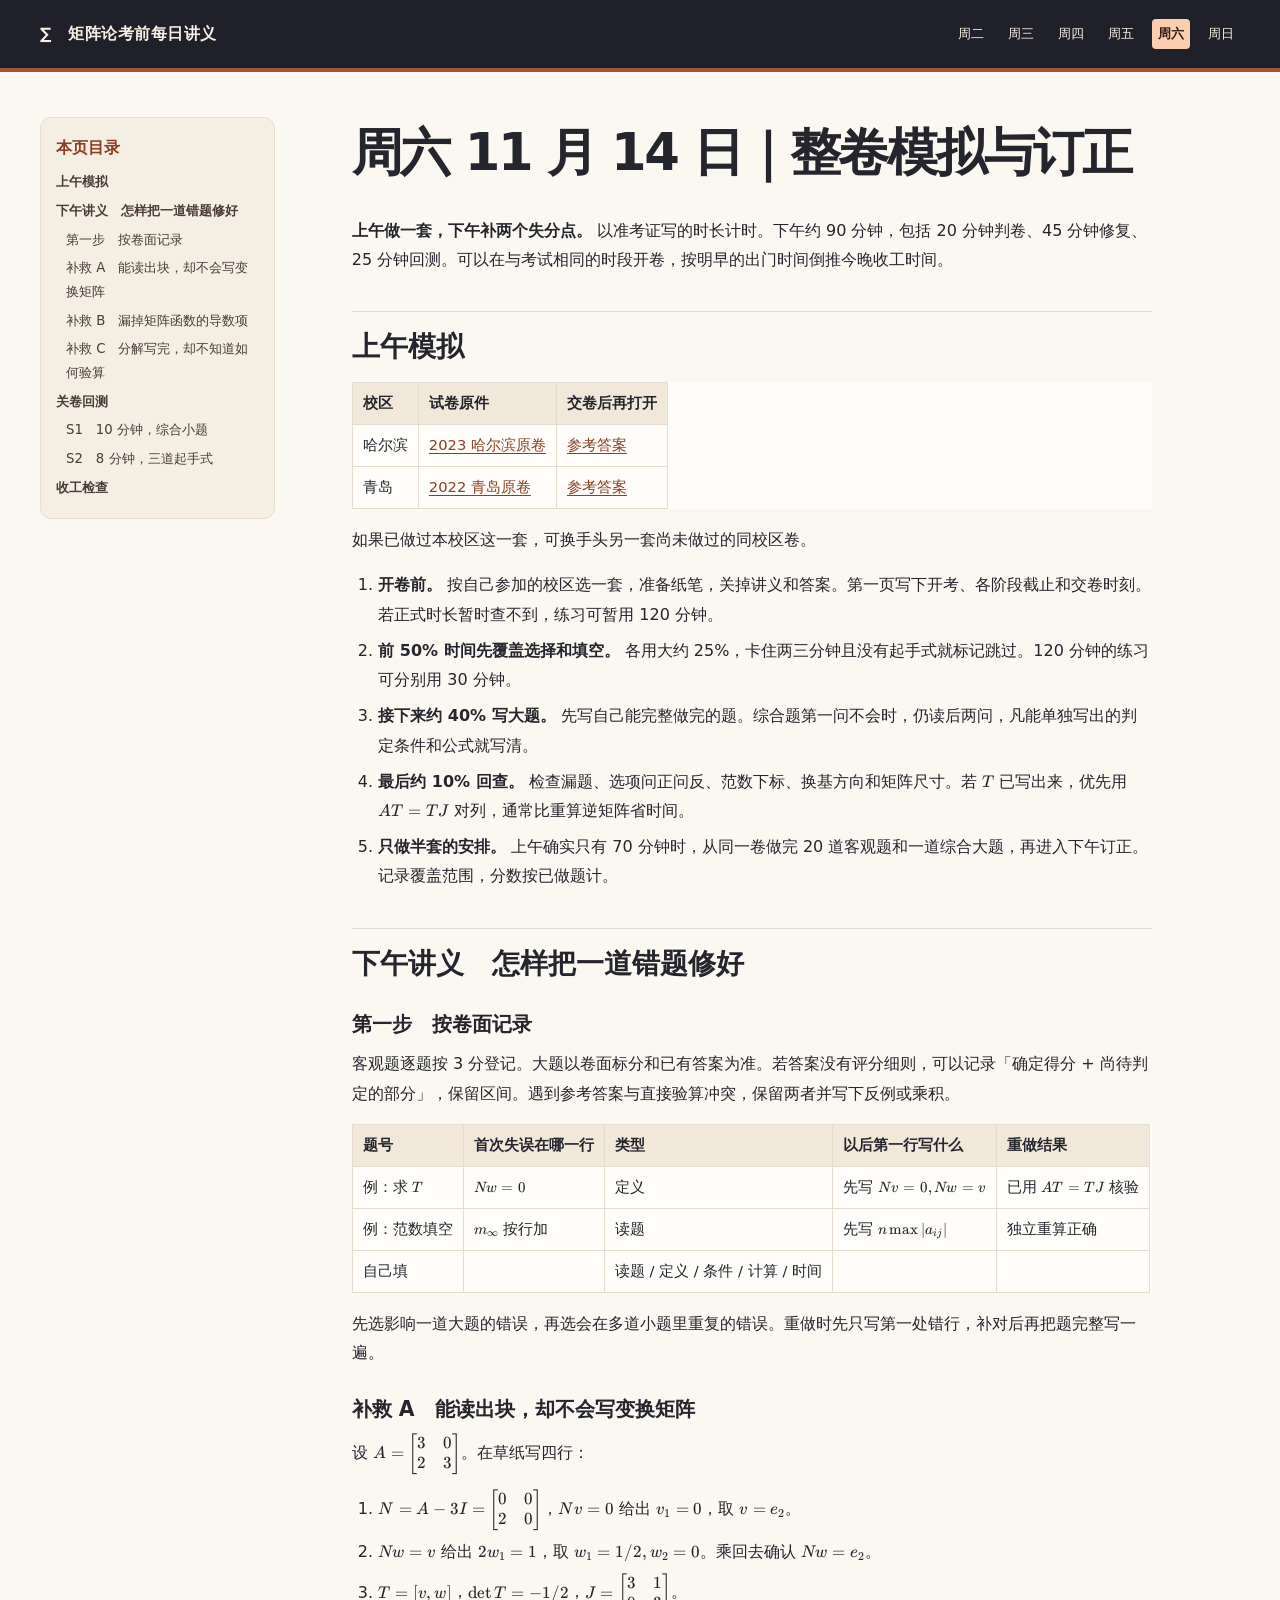
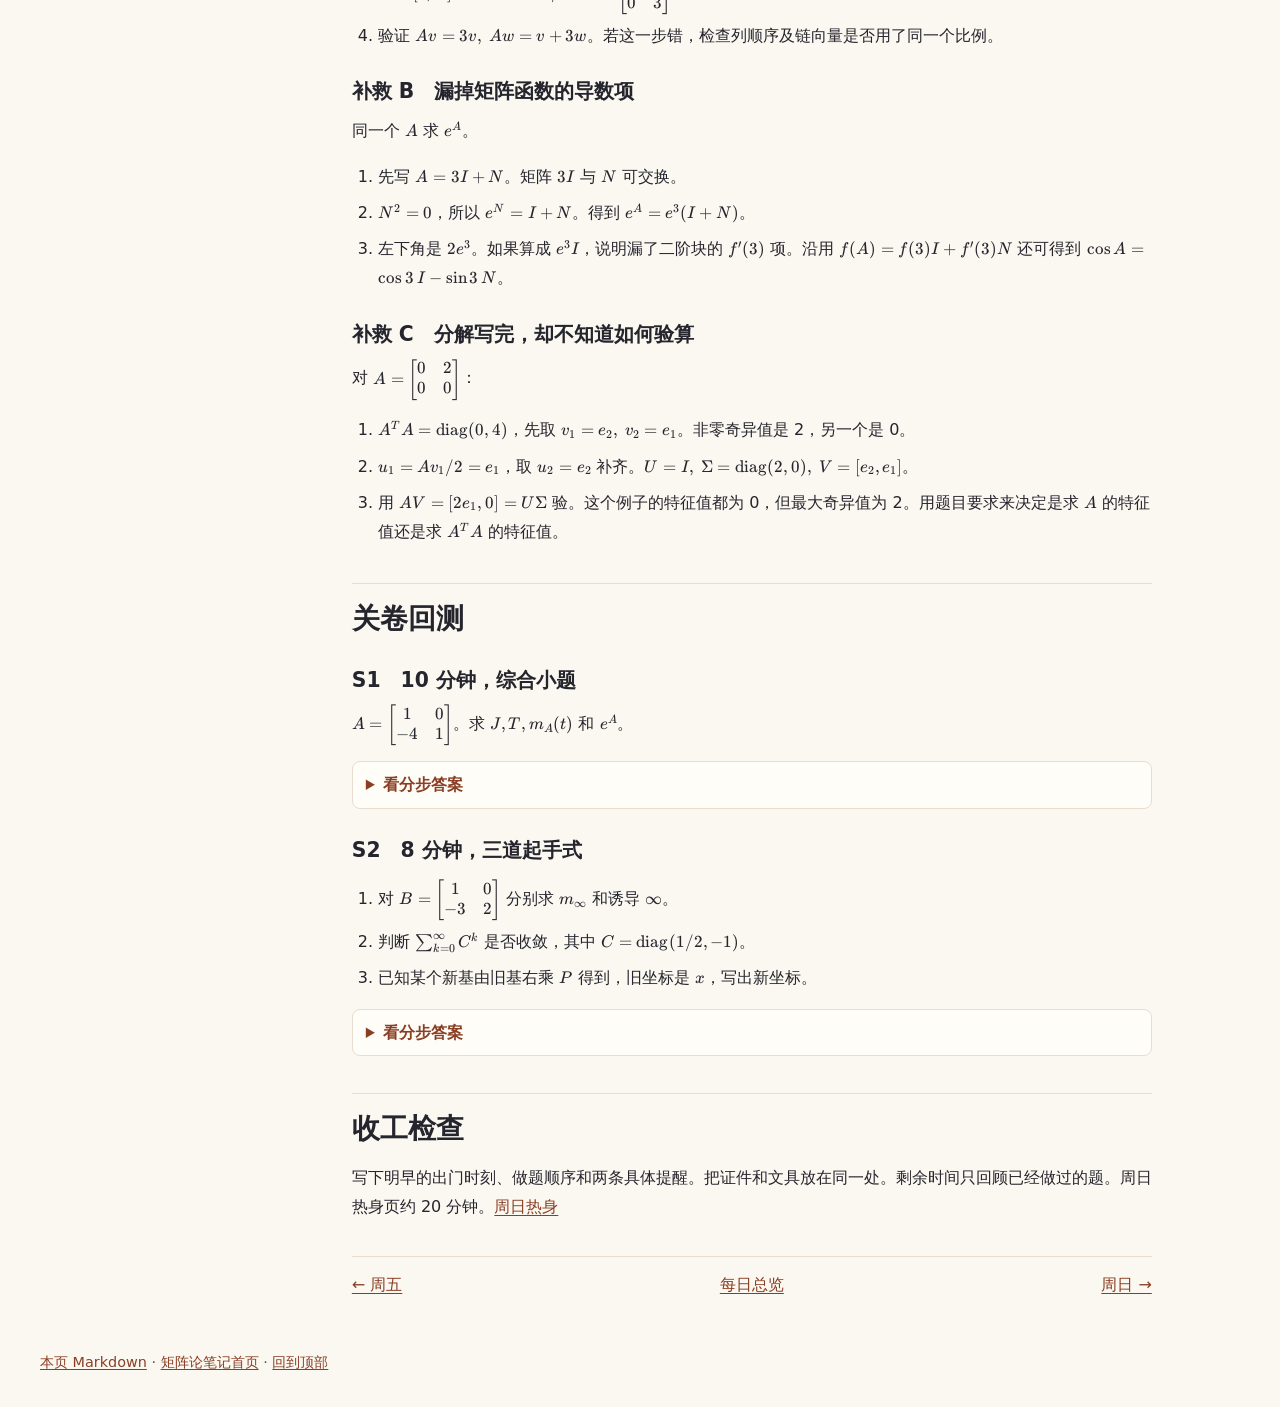
<file: daily/saturday.html>
<!doctype html>
<html lang="zh-CN"><head><meta charset="utf-8"><meta name="viewport" content="width=device-width,initial-scale=1"><title>周六 11 月 14 日｜整卷模拟与订正｜矩阵论考前每日讲义</title><link rel="stylesheet" href="../course-assets/katex/katex.min.css"><link rel="stylesheet" href="../course-assets/reader.css"></head>
<body id="top"><a class="skip" href="#reading">跳到正文</a><header class="site-bar"><div class="shell"><a class="brand" href="index.html">∑　矩阵论考前每日讲义</a><nav aria-label="每日讲义"><a href="tuesday.html">周二</a><a href="wednesday.html">周三</a><a href="thursday.html">周四</a><a href="friday.html">周五</a><a href="saturday.html" aria-current="page">周六</a><a href="sunday.html">周日</a></nav></div></header><div class="shell layout"><aside class="toc" aria-label="页内目录"><p>本页目录</p><ul><li class="level-2"><a href="#上午模拟">上午模拟</a></li><li class="level-2"><a href="#下午讲义-怎样把一道错题修好">下午讲义　怎样把一道错题修好</a></li><li class="level-3"><a href="#第一步-按卷面记录">第一步　按卷面记录</a></li><li class="level-3"><a href="#补救-a-能读出块却不会写变换矩阵">补救 A　能读出块，却不会写变换矩阵</a></li><li class="level-3"><a href="#补救-b-漏掉矩阵函数的导数项">补救 B　漏掉矩阵函数的导数项</a></li><li class="level-3"><a href="#补救-c-分解写完却不知道如何验算">补救 C　分解写完，却不知道如何验算</a></li><li class="level-2"><a href="#关卷回测">关卷回测</a></li><li class="level-3"><a href="#s1-10-分钟综合小题">S1　10 分钟，综合小题</a></li><li class="level-3"><a href="#s2-8-分钟三道起手式">S2　8 分钟，三道起手式</a></li><li class="level-2"><a href="#收工检查">收工检查</a></li></ul></aside><main id="reading"><article><h1 id="周六-11-月-14-日整卷模拟与订正">周六 11 月 14 日｜整卷模拟与订正</h1>
<p><strong>上午做一套，下午补两个失分点。</strong> 以准考证写的时长计时。下午约 90 分钟，包括 20 分钟判卷、45 分钟修复、25 分钟回测。可以在与考试相同的时段开卷，按明早的出门时间倒推今晚收工时间。</p>
<h2 id="上午模拟">上午模拟</h2>
<table>
<thead>
<tr>
<th>校区</th>
<th>试卷原件</th>
<th>交卷后再打开</th>
</tr>
</thead>
<tbody><tr>
<td>哈尔滨</td>
<td><a href="../sources/exams/2023-H.pdf">2023 哈尔滨原卷</a></td>
<td><a href="../sources/answers/2023-H.pdf">参考答案</a></td>
</tr>
<tr>
<td>青岛</td>
<td><a href="../sources/exams/2022-Q.pdf">2022 青岛原卷</a></td>
<td><a href="../sources/answers/2022-Q.pdf">参考答案</a></td>
</tr>
</tbody></table>
<p>如果已做过本校区这一套，可换手头另一套尚未做过的同校区卷。</p>
<ol>
<li><strong>开卷前。</strong> 按自己参加的校区选一套，准备纸笔，关掉讲义和答案。第一页写下开考、各阶段截止和交卷时刻。若正式时长暂时查不到，练习可暂用 120 分钟。</li>
<li><strong>前 50% 时间先覆盖选择和填空。</strong> 各用大约 25%，卡住两三分钟且没有起手式就标记跳过。120 分钟的练习可分别用 30 分钟。</li>
<li><strong>接下来约 40% 写大题。</strong> 先写自己能完整做完的题。综合题第一问不会时，仍读后两问，凡能单独写出的判定条件和公式就写清。</li>
<li><strong>最后约 10% 回查。</strong> 检查漏题、选项问正问反、范数下标、换基方向和矩阵尺寸。若 <span class="katex"><span class="katex-mathml"><math xmlns="http://www.w3.org/1998/Math/MathML"><semantics><mrow><mi>T</mi></mrow><annotation encoding="application/x-tex">T</annotation></semantics></math></span><span class="katex-html" aria-hidden="true"><span class="base"><span class="strut" style="height:0.6833em;"></span><span class="mord mathnormal" style="margin-right:0.13889em;">T</span></span></span></span> 已写出来，优先用 <span class="katex"><span class="katex-mathml"><math xmlns="http://www.w3.org/1998/Math/MathML"><semantics><mrow><mi>A</mi><mi>T</mi><mo>=</mo><mi>T</mi><mi>J</mi></mrow><annotation encoding="application/x-tex">AT=TJ</annotation></semantics></math></span><span class="katex-html" aria-hidden="true"><span class="base"><span class="strut" style="height:0.6833em;"></span><span class="mord mathnormal">A</span><span class="mord mathnormal" style="margin-right:0.13889em;">T</span><span class="mspace" style="margin-right:0.2778em;"></span><span class="mrel">=</span><span class="mspace" style="margin-right:0.2778em;"></span></span><span class="base"><span class="strut" style="height:0.6833em;"></span><span class="mord mathnormal" style="margin-right:0.13889em;">T</span><span class="mord mathnormal" style="margin-right:0.09618em;">J</span></span></span></span> 对列，通常比重算逆矩阵省时间。</li>
<li><strong>只做半套的安排。</strong> 上午确实只有 70 分钟时，从同一卷做完 20 道客观题和一道综合大题，再进入下午订正。记录覆盖范围，分数按已做题计。</li>
</ol>
<h2 id="下午讲义-怎样把一道错题修好">下午讲义　怎样把一道错题修好</h2>
<h3 id="第一步-按卷面记录">第一步　按卷面记录</h3>
<p>客观题逐题按 3 分登记。大题以卷面标分和已有答案为准。若答案没有评分细则，可以记录「确定得分 + 尚待判定的部分」，保留区间。遇到参考答案与直接验算冲突，保留两者并写下反例或乘积。</p>
<table>
<thead>
<tr>
<th>题号</th>
<th>首次失误在哪一行</th>
<th>类型</th>
<th>以后第一行写什么</th>
<th>重做结果</th>
</tr>
</thead>
<tbody><tr>
<td>例：求 <span class="katex"><span class="katex-mathml"><math xmlns="http://www.w3.org/1998/Math/MathML"><semantics><mrow><mi>T</mi></mrow><annotation encoding="application/x-tex">T</annotation></semantics></math></span><span class="katex-html" aria-hidden="true"><span class="base"><span class="strut" style="height:0.6833em;"></span><span class="mord mathnormal" style="margin-right:0.13889em;">T</span></span></span></span></td>
<td><span class="katex"><span class="katex-mathml"><math xmlns="http://www.w3.org/1998/Math/MathML"><semantics><mrow><mi>N</mi><mi>w</mi><mo>=</mo><mn>0</mn></mrow><annotation encoding="application/x-tex">Nw=0</annotation></semantics></math></span><span class="katex-html" aria-hidden="true"><span class="base"><span class="strut" style="height:0.6833em;"></span><span class="mord mathnormal" style="margin-right:0.02691em;">Nw</span><span class="mspace" style="margin-right:0.2778em;"></span><span class="mrel">=</span><span class="mspace" style="margin-right:0.2778em;"></span></span><span class="base"><span class="strut" style="height:0.6444em;"></span><span class="mord">0</span></span></span></span></td>
<td>定义</td>
<td>先写 <span class="katex"><span class="katex-mathml"><math xmlns="http://www.w3.org/1998/Math/MathML"><semantics><mrow><mi>N</mi><mi>v</mi><mo>=</mo><mn>0</mn><mo separator="true">,</mo><mi>N</mi><mi>w</mi><mo>=</mo><mi>v</mi></mrow><annotation encoding="application/x-tex">Nv=0,Nw=v</annotation></semantics></math></span><span class="katex-html" aria-hidden="true"><span class="base"><span class="strut" style="height:0.6833em;"></span><span class="mord mathnormal" style="margin-right:0.10903em;">N</span><span class="mord mathnormal" style="margin-right:0.03588em;">v</span><span class="mspace" style="margin-right:0.2778em;"></span><span class="mrel">=</span><span class="mspace" style="margin-right:0.2778em;"></span></span><span class="base"><span class="strut" style="height:0.8778em;vertical-align:-0.1944em;"></span><span class="mord">0</span><span class="mpunct">,</span><span class="mspace" style="margin-right:0.1667em;"></span><span class="mord mathnormal" style="margin-right:0.02691em;">Nw</span><span class="mspace" style="margin-right:0.2778em;"></span><span class="mrel">=</span><span class="mspace" style="margin-right:0.2778em;"></span></span><span class="base"><span class="strut" style="height:0.4306em;"></span><span class="mord mathnormal" style="margin-right:0.03588em;">v</span></span></span></span></td>
<td>已用 <span class="katex"><span class="katex-mathml"><math xmlns="http://www.w3.org/1998/Math/MathML"><semantics><mrow><mi>A</mi><mi>T</mi><mo>=</mo><mi>T</mi><mi>J</mi></mrow><annotation encoding="application/x-tex">AT=TJ</annotation></semantics></math></span><span class="katex-html" aria-hidden="true"><span class="base"><span class="strut" style="height:0.6833em;"></span><span class="mord mathnormal">A</span><span class="mord mathnormal" style="margin-right:0.13889em;">T</span><span class="mspace" style="margin-right:0.2778em;"></span><span class="mrel">=</span><span class="mspace" style="margin-right:0.2778em;"></span></span><span class="base"><span class="strut" style="height:0.6833em;"></span><span class="mord mathnormal" style="margin-right:0.13889em;">T</span><span class="mord mathnormal" style="margin-right:0.09618em;">J</span></span></span></span> 核验</td>
</tr>
<tr>
<td>例：范数填空</td>
<td><span class="katex"><span class="katex-mathml"><math xmlns="http://www.w3.org/1998/Math/MathML"><semantics><mrow><msub><mi>m</mi><mi mathvariant="normal">∞</mi></msub></mrow><annotation encoding="application/x-tex">m_\infty</annotation></semantics></math></span><span class="katex-html" aria-hidden="true"><span class="base"><span class="strut" style="height:0.5806em;vertical-align:-0.15em;"></span><span class="mord"><span class="mord mathnormal">m</span><span class="msupsub"><span class="vlist-t vlist-t2"><span class="vlist-r"><span class="vlist" style="height:0.1514em;"><span style="top:-2.55em;margin-left:0em;margin-right:0.05em;"><span class="pstrut" style="height:2.7em;"></span><span class="sizing reset-size6 size3 mtight"><span class="mord mtight">∞</span></span></span></span><span class="vlist-s">​</span></span><span class="vlist-r"><span class="vlist" style="height:0.15em;"><span></span></span></span></span></span></span></span></span></span> 按行加</td>
<td>读题</td>
<td>先写 <span class="katex"><span class="katex-mathml"><math xmlns="http://www.w3.org/1998/Math/MathML"><semantics><mrow><mi>n</mi><mi>max</mi><mo>⁡</mo><mi mathvariant="normal">∣</mi><msub><mi>a</mi><mrow><mi>i</mi><mi>j</mi></mrow></msub><mi mathvariant="normal">∣</mi></mrow><annotation encoding="application/x-tex">n\max|a_{ij}|</annotation></semantics></math></span><span class="katex-html" aria-hidden="true"><span class="base"><span class="strut" style="height:1.0361em;vertical-align:-0.2861em;"></span><span class="mord mathnormal">n</span><span class="mspace" style="margin-right:0.1667em;"></span><span class="mop">max</span><span class="mspace" style="margin-right:0.1667em;"></span><span class="mord">∣</span><span class="mord"><span class="mord mathnormal">a</span><span class="msupsub"><span class="vlist-t vlist-t2"><span class="vlist-r"><span class="vlist" style="height:0.3117em;"><span style="top:-2.55em;margin-left:0em;margin-right:0.05em;"><span class="pstrut" style="height:2.7em;"></span><span class="sizing reset-size6 size3 mtight"><span class="mord mtight"><span class="mord mathnormal mtight" style="margin-right:0.05724em;">ij</span></span></span></span></span><span class="vlist-s">​</span></span><span class="vlist-r"><span class="vlist" style="height:0.2861em;"><span></span></span></span></span></span></span><span class="mord">∣</span></span></span></span></td>
<td>独立重算正确</td>
</tr>
<tr>
<td>自己填</td>
<td></td>
<td>读题 / 定义 / 条件 / 计算 / 时间</td>
<td></td>
<td></td>
</tr>
</tbody></table>
<p>先选影响一道大题的错误，再选会在多道小题里重复的错误。重做时先只写第一处错行，补对后再把题完整写一遍。</p>
<h3 id="补救-a-能读出块却不会写变换矩阵">补救 A　能读出块，却不会写变换矩阵</h3>
<p>设 <span class="katex"><span class="katex-mathml"><math xmlns="http://www.w3.org/1998/Math/MathML"><semantics><mrow><mi>A</mi><mo>=</mo><mrow><mo fence="true">[</mo><mtable rowspacing="0.16em" columnalign="center center" columnspacing="1em"><mtr><mtd><mstyle scriptlevel="0" displaystyle="false"><mn>3</mn></mstyle></mtd><mtd><mstyle scriptlevel="0" displaystyle="false"><mn>0</mn></mstyle></mtd></mtr><mtr><mtd><mstyle scriptlevel="0" displaystyle="false"><mn>2</mn></mstyle></mtd><mtd><mstyle scriptlevel="0" displaystyle="false"><mn>3</mn></mstyle></mtd></mtr></mtable><mo fence="true">]</mo></mrow></mrow><annotation encoding="application/x-tex">A=\begin{bmatrix}3&amp;0\\2&amp;3\end{bmatrix}</annotation></semantics></math></span><span class="katex-html" aria-hidden="true"><span class="base"><span class="strut" style="height:0.6833em;"></span><span class="mord mathnormal">A</span><span class="mspace" style="margin-right:0.2778em;"></span><span class="mrel">=</span><span class="mspace" style="margin-right:0.2778em;"></span></span><span class="base"><span class="strut" style="height:2.4em;vertical-align:-0.95em;"></span><span class="minner"><span class="mopen delimcenter" style="top:0em;"><span class="delimsizing size3">[</span></span><span class="mord"><span class="mtable"><span class="col-align-c"><span class="vlist-t vlist-t2"><span class="vlist-r"><span class="vlist" style="height:1.45em;"><span style="top:-3.61em;"><span class="pstrut" style="height:3em;"></span><span class="mord"><span class="mord">3</span></span></span><span style="top:-2.41em;"><span class="pstrut" style="height:3em;"></span><span class="mord"><span class="mord">2</span></span></span></span><span class="vlist-s">​</span></span><span class="vlist-r"><span class="vlist" style="height:0.95em;"><span></span></span></span></span></span><span class="arraycolsep" style="width:0.5em;"></span><span class="arraycolsep" style="width:0.5em;"></span><span class="col-align-c"><span class="vlist-t vlist-t2"><span class="vlist-r"><span class="vlist" style="height:1.45em;"><span style="top:-3.61em;"><span class="pstrut" style="height:3em;"></span><span class="mord"><span class="mord">0</span></span></span><span style="top:-2.41em;"><span class="pstrut" style="height:3em;"></span><span class="mord"><span class="mord">3</span></span></span></span><span class="vlist-s">​</span></span><span class="vlist-r"><span class="vlist" style="height:0.95em;"><span></span></span></span></span></span></span></span><span class="mclose delimcenter" style="top:0em;"><span class="delimsizing size3">]</span></span></span></span></span></span>。在草纸写四行：</p>
<ol>
<li><span class="katex"><span class="katex-mathml"><math xmlns="http://www.w3.org/1998/Math/MathML"><semantics><mrow><mi>N</mi><mo>=</mo><mi>A</mi><mo>−</mo><mn>3</mn><mi>I</mi><mo>=</mo><mrow><mo fence="true">[</mo><mtable rowspacing="0.16em" columnalign="center center" columnspacing="1em"><mtr><mtd><mstyle scriptlevel="0" displaystyle="false"><mn>0</mn></mstyle></mtd><mtd><mstyle scriptlevel="0" displaystyle="false"><mn>0</mn></mstyle></mtd></mtr><mtr><mtd><mstyle scriptlevel="0" displaystyle="false"><mn>2</mn></mstyle></mtd><mtd><mstyle scriptlevel="0" displaystyle="false"><mn>0</mn></mstyle></mtd></mtr></mtable><mo fence="true">]</mo></mrow></mrow><annotation encoding="application/x-tex">N=A-3I=\begin{bmatrix}0&amp;0\\2&amp;0\end{bmatrix}</annotation></semantics></math></span><span class="katex-html" aria-hidden="true"><span class="base"><span class="strut" style="height:0.6833em;"></span><span class="mord mathnormal" style="margin-right:0.10903em;">N</span><span class="mspace" style="margin-right:0.2778em;"></span><span class="mrel">=</span><span class="mspace" style="margin-right:0.2778em;"></span></span><span class="base"><span class="strut" style="height:0.7667em;vertical-align:-0.0833em;"></span><span class="mord mathnormal">A</span><span class="mspace" style="margin-right:0.2222em;"></span><span class="mbin">−</span><span class="mspace" style="margin-right:0.2222em;"></span></span><span class="base"><span class="strut" style="height:0.6833em;"></span><span class="mord">3</span><span class="mord mathnormal" style="margin-right:0.07847em;">I</span><span class="mspace" style="margin-right:0.2778em;"></span><span class="mrel">=</span><span class="mspace" style="margin-right:0.2778em;"></span></span><span class="base"><span class="strut" style="height:2.4em;vertical-align:-0.95em;"></span><span class="minner"><span class="mopen delimcenter" style="top:0em;"><span class="delimsizing size3">[</span></span><span class="mord"><span class="mtable"><span class="col-align-c"><span class="vlist-t vlist-t2"><span class="vlist-r"><span class="vlist" style="height:1.45em;"><span style="top:-3.61em;"><span class="pstrut" style="height:3em;"></span><span class="mord"><span class="mord">0</span></span></span><span style="top:-2.41em;"><span class="pstrut" style="height:3em;"></span><span class="mord"><span class="mord">2</span></span></span></span><span class="vlist-s">​</span></span><span class="vlist-r"><span class="vlist" style="height:0.95em;"><span></span></span></span></span></span><span class="arraycolsep" style="width:0.5em;"></span><span class="arraycolsep" style="width:0.5em;"></span><span class="col-align-c"><span class="vlist-t vlist-t2"><span class="vlist-r"><span class="vlist" style="height:1.45em;"><span style="top:-3.61em;"><span class="pstrut" style="height:3em;"></span><span class="mord"><span class="mord">0</span></span></span><span style="top:-2.41em;"><span class="pstrut" style="height:3em;"></span><span class="mord"><span class="mord">0</span></span></span></span><span class="vlist-s">​</span></span><span class="vlist-r"><span class="vlist" style="height:0.95em;"><span></span></span></span></span></span></span></span><span class="mclose delimcenter" style="top:0em;"><span class="delimsizing size3">]</span></span></span></span></span></span>，<span class="katex"><span class="katex-mathml"><math xmlns="http://www.w3.org/1998/Math/MathML"><semantics><mrow><mi>N</mi><mi>v</mi><mo>=</mo><mn>0</mn></mrow><annotation encoding="application/x-tex">Nv=0</annotation></semantics></math></span><span class="katex-html" aria-hidden="true"><span class="base"><span class="strut" style="height:0.6833em;"></span><span class="mord mathnormal" style="margin-right:0.10903em;">N</span><span class="mord mathnormal" style="margin-right:0.03588em;">v</span><span class="mspace" style="margin-right:0.2778em;"></span><span class="mrel">=</span><span class="mspace" style="margin-right:0.2778em;"></span></span><span class="base"><span class="strut" style="height:0.6444em;"></span><span class="mord">0</span></span></span></span> 给出 <span class="katex"><span class="katex-mathml"><math xmlns="http://www.w3.org/1998/Math/MathML"><semantics><mrow><msub><mi>v</mi><mn>1</mn></msub><mo>=</mo><mn>0</mn></mrow><annotation encoding="application/x-tex">v_1=0</annotation></semantics></math></span><span class="katex-html" aria-hidden="true"><span class="base"><span class="strut" style="height:0.5806em;vertical-align:-0.15em;"></span><span class="mord"><span class="mord mathnormal" style="margin-right:0.03588em;">v</span><span class="msupsub"><span class="vlist-t vlist-t2"><span class="vlist-r"><span class="vlist" style="height:0.3011em;"><span style="top:-2.55em;margin-left:-0.0359em;margin-right:0.05em;"><span class="pstrut" style="height:2.7em;"></span><span class="sizing reset-size6 size3 mtight"><span class="mord mtight">1</span></span></span></span><span class="vlist-s">​</span></span><span class="vlist-r"><span class="vlist" style="height:0.15em;"><span></span></span></span></span></span></span><span class="mspace" style="margin-right:0.2778em;"></span><span class="mrel">=</span><span class="mspace" style="margin-right:0.2778em;"></span></span><span class="base"><span class="strut" style="height:0.6444em;"></span><span class="mord">0</span></span></span></span>，取 <span class="katex"><span class="katex-mathml"><math xmlns="http://www.w3.org/1998/Math/MathML"><semantics><mrow><mi>v</mi><mo>=</mo><msub><mi>e</mi><mn>2</mn></msub></mrow><annotation encoding="application/x-tex">v=e_2</annotation></semantics></math></span><span class="katex-html" aria-hidden="true"><span class="base"><span class="strut" style="height:0.4306em;"></span><span class="mord mathnormal" style="margin-right:0.03588em;">v</span><span class="mspace" style="margin-right:0.2778em;"></span><span class="mrel">=</span><span class="mspace" style="margin-right:0.2778em;"></span></span><span class="base"><span class="strut" style="height:0.5806em;vertical-align:-0.15em;"></span><span class="mord"><span class="mord mathnormal">e</span><span class="msupsub"><span class="vlist-t vlist-t2"><span class="vlist-r"><span class="vlist" style="height:0.3011em;"><span style="top:-2.55em;margin-left:0em;margin-right:0.05em;"><span class="pstrut" style="height:2.7em;"></span><span class="sizing reset-size6 size3 mtight"><span class="mord mtight">2</span></span></span></span><span class="vlist-s">​</span></span><span class="vlist-r"><span class="vlist" style="height:0.15em;"><span></span></span></span></span></span></span></span></span></span>。</li>
<li><span class="katex"><span class="katex-mathml"><math xmlns="http://www.w3.org/1998/Math/MathML"><semantics><mrow><mi>N</mi><mi>w</mi><mo>=</mo><mi>v</mi></mrow><annotation encoding="application/x-tex">Nw=v</annotation></semantics></math></span><span class="katex-html" aria-hidden="true"><span class="base"><span class="strut" style="height:0.6833em;"></span><span class="mord mathnormal" style="margin-right:0.02691em;">Nw</span><span class="mspace" style="margin-right:0.2778em;"></span><span class="mrel">=</span><span class="mspace" style="margin-right:0.2778em;"></span></span><span class="base"><span class="strut" style="height:0.4306em;"></span><span class="mord mathnormal" style="margin-right:0.03588em;">v</span></span></span></span> 给出 <span class="katex"><span class="katex-mathml"><math xmlns="http://www.w3.org/1998/Math/MathML"><semantics><mrow><mn>2</mn><msub><mi>w</mi><mn>1</mn></msub><mo>=</mo><mn>1</mn></mrow><annotation encoding="application/x-tex">2w_1=1</annotation></semantics></math></span><span class="katex-html" aria-hidden="true"><span class="base"><span class="strut" style="height:0.7944em;vertical-align:-0.15em;"></span><span class="mord">2</span><span class="mord"><span class="mord mathnormal" style="margin-right:0.02691em;">w</span><span class="msupsub"><span class="vlist-t vlist-t2"><span class="vlist-r"><span class="vlist" style="height:0.3011em;"><span style="top:-2.55em;margin-left:-0.0269em;margin-right:0.05em;"><span class="pstrut" style="height:2.7em;"></span><span class="sizing reset-size6 size3 mtight"><span class="mord mtight">1</span></span></span></span><span class="vlist-s">​</span></span><span class="vlist-r"><span class="vlist" style="height:0.15em;"><span></span></span></span></span></span></span><span class="mspace" style="margin-right:0.2778em;"></span><span class="mrel">=</span><span class="mspace" style="margin-right:0.2778em;"></span></span><span class="base"><span class="strut" style="height:0.6444em;"></span><span class="mord">1</span></span></span></span>，取 <span class="katex"><span class="katex-mathml"><math xmlns="http://www.w3.org/1998/Math/MathML"><semantics><mrow><msub><mi>w</mi><mn>1</mn></msub><mo>=</mo><mn>1</mn><mi mathvariant="normal">/</mi><mn>2</mn><mo separator="true">,</mo><msub><mi>w</mi><mn>2</mn></msub><mo>=</mo><mn>0</mn></mrow><annotation encoding="application/x-tex">w_1=1/2,w_2=0</annotation></semantics></math></span><span class="katex-html" aria-hidden="true"><span class="base"><span class="strut" style="height:0.5806em;vertical-align:-0.15em;"></span><span class="mord"><span class="mord mathnormal" style="margin-right:0.02691em;">w</span><span class="msupsub"><span class="vlist-t vlist-t2"><span class="vlist-r"><span class="vlist" style="height:0.3011em;"><span style="top:-2.55em;margin-left:-0.0269em;margin-right:0.05em;"><span class="pstrut" style="height:2.7em;"></span><span class="sizing reset-size6 size3 mtight"><span class="mord mtight">1</span></span></span></span><span class="vlist-s">​</span></span><span class="vlist-r"><span class="vlist" style="height:0.15em;"><span></span></span></span></span></span></span><span class="mspace" style="margin-right:0.2778em;"></span><span class="mrel">=</span><span class="mspace" style="margin-right:0.2778em;"></span></span><span class="base"><span class="strut" style="height:1em;vertical-align:-0.25em;"></span><span class="mord">1/2</span><span class="mpunct">,</span><span class="mspace" style="margin-right:0.1667em;"></span><span class="mord"><span class="mord mathnormal" style="margin-right:0.02691em;">w</span><span class="msupsub"><span class="vlist-t vlist-t2"><span class="vlist-r"><span class="vlist" style="height:0.3011em;"><span style="top:-2.55em;margin-left:-0.0269em;margin-right:0.05em;"><span class="pstrut" style="height:2.7em;"></span><span class="sizing reset-size6 size3 mtight"><span class="mord mtight">2</span></span></span></span><span class="vlist-s">​</span></span><span class="vlist-r"><span class="vlist" style="height:0.15em;"><span></span></span></span></span></span></span><span class="mspace" style="margin-right:0.2778em;"></span><span class="mrel">=</span><span class="mspace" style="margin-right:0.2778em;"></span></span><span class="base"><span class="strut" style="height:0.6444em;"></span><span class="mord">0</span></span></span></span>。乘回去确认 <span class="katex"><span class="katex-mathml"><math xmlns="http://www.w3.org/1998/Math/MathML"><semantics><mrow><mi>N</mi><mi>w</mi><mo>=</mo><msub><mi>e</mi><mn>2</mn></msub></mrow><annotation encoding="application/x-tex">Nw=e_2</annotation></semantics></math></span><span class="katex-html" aria-hidden="true"><span class="base"><span class="strut" style="height:0.6833em;"></span><span class="mord mathnormal" style="margin-right:0.02691em;">Nw</span><span class="mspace" style="margin-right:0.2778em;"></span><span class="mrel">=</span><span class="mspace" style="margin-right:0.2778em;"></span></span><span class="base"><span class="strut" style="height:0.5806em;vertical-align:-0.15em;"></span><span class="mord"><span class="mord mathnormal">e</span><span class="msupsub"><span class="vlist-t vlist-t2"><span class="vlist-r"><span class="vlist" style="height:0.3011em;"><span style="top:-2.55em;margin-left:0em;margin-right:0.05em;"><span class="pstrut" style="height:2.7em;"></span><span class="sizing reset-size6 size3 mtight"><span class="mord mtight">2</span></span></span></span><span class="vlist-s">​</span></span><span class="vlist-r"><span class="vlist" style="height:0.15em;"><span></span></span></span></span></span></span></span></span></span>。</li>
<li><span class="katex"><span class="katex-mathml"><math xmlns="http://www.w3.org/1998/Math/MathML"><semantics><mrow><mi>T</mi><mo>=</mo><mo stretchy="false">[</mo><mi>v</mi><mo separator="true">,</mo><mi>w</mi><mo stretchy="false">]</mo></mrow><annotation encoding="application/x-tex">T=[v,w]</annotation></semantics></math></span><span class="katex-html" aria-hidden="true"><span class="base"><span class="strut" style="height:0.6833em;"></span><span class="mord mathnormal" style="margin-right:0.13889em;">T</span><span class="mspace" style="margin-right:0.2778em;"></span><span class="mrel">=</span><span class="mspace" style="margin-right:0.2778em;"></span></span><span class="base"><span class="strut" style="height:1em;vertical-align:-0.25em;"></span><span class="mopen">[</span><span class="mord mathnormal" style="margin-right:0.03588em;">v</span><span class="mpunct">,</span><span class="mspace" style="margin-right:0.1667em;"></span><span class="mord mathnormal" style="margin-right:0.02691em;">w</span><span class="mclose">]</span></span></span></span>，<span class="katex"><span class="katex-mathml"><math xmlns="http://www.w3.org/1998/Math/MathML"><semantics><mrow><mi>det</mi><mo>⁡</mo><mi>T</mi><mo>=</mo><mo>−</mo><mn>1</mn><mi mathvariant="normal">/</mi><mn>2</mn></mrow><annotation encoding="application/x-tex">\det T=-1/2</annotation></semantics></math></span><span class="katex-html" aria-hidden="true"><span class="base"><span class="strut" style="height:0.6944em;"></span><span class="mop">det</span><span class="mspace" style="margin-right:0.1667em;"></span><span class="mord mathnormal" style="margin-right:0.13889em;">T</span><span class="mspace" style="margin-right:0.2778em;"></span><span class="mrel">=</span><span class="mspace" style="margin-right:0.2778em;"></span></span><span class="base"><span class="strut" style="height:1em;vertical-align:-0.25em;"></span><span class="mord">−</span><span class="mord">1/2</span></span></span></span>，<span class="katex"><span class="katex-mathml"><math xmlns="http://www.w3.org/1998/Math/MathML"><semantics><mrow><mi>J</mi><mo>=</mo><mrow><mo fence="true">[</mo><mtable rowspacing="0.16em" columnalign="center center" columnspacing="1em"><mtr><mtd><mstyle scriptlevel="0" displaystyle="false"><mn>3</mn></mstyle></mtd><mtd><mstyle scriptlevel="0" displaystyle="false"><mn>1</mn></mstyle></mtd></mtr><mtr><mtd><mstyle scriptlevel="0" displaystyle="false"><mn>0</mn></mstyle></mtd><mtd><mstyle scriptlevel="0" displaystyle="false"><mn>3</mn></mstyle></mtd></mtr></mtable><mo fence="true">]</mo></mrow></mrow><annotation encoding="application/x-tex">J=\begin{bmatrix}3&amp;1\\0&amp;3\end{bmatrix}</annotation></semantics></math></span><span class="katex-html" aria-hidden="true"><span class="base"><span class="strut" style="height:0.6833em;"></span><span class="mord mathnormal" style="margin-right:0.09618em;">J</span><span class="mspace" style="margin-right:0.2778em;"></span><span class="mrel">=</span><span class="mspace" style="margin-right:0.2778em;"></span></span><span class="base"><span class="strut" style="height:2.4em;vertical-align:-0.95em;"></span><span class="minner"><span class="mopen delimcenter" style="top:0em;"><span class="delimsizing size3">[</span></span><span class="mord"><span class="mtable"><span class="col-align-c"><span class="vlist-t vlist-t2"><span class="vlist-r"><span class="vlist" style="height:1.45em;"><span style="top:-3.61em;"><span class="pstrut" style="height:3em;"></span><span class="mord"><span class="mord">3</span></span></span><span style="top:-2.41em;"><span class="pstrut" style="height:3em;"></span><span class="mord"><span class="mord">0</span></span></span></span><span class="vlist-s">​</span></span><span class="vlist-r"><span class="vlist" style="height:0.95em;"><span></span></span></span></span></span><span class="arraycolsep" style="width:0.5em;"></span><span class="arraycolsep" style="width:0.5em;"></span><span class="col-align-c"><span class="vlist-t vlist-t2"><span class="vlist-r"><span class="vlist" style="height:1.45em;"><span style="top:-3.61em;"><span class="pstrut" style="height:3em;"></span><span class="mord"><span class="mord">1</span></span></span><span style="top:-2.41em;"><span class="pstrut" style="height:3em;"></span><span class="mord"><span class="mord">3</span></span></span></span><span class="vlist-s">​</span></span><span class="vlist-r"><span class="vlist" style="height:0.95em;"><span></span></span></span></span></span></span></span><span class="mclose delimcenter" style="top:0em;"><span class="delimsizing size3">]</span></span></span></span></span></span>。</li>
<li>验证 <span class="katex"><span class="katex-mathml"><math xmlns="http://www.w3.org/1998/Math/MathML"><semantics><mrow><mi>A</mi><mi>v</mi><mo>=</mo><mn>3</mn><mi>v</mi><mo separator="true">,</mo><mtext> </mtext><mi>A</mi><mi>w</mi><mo>=</mo><mi>v</mi><mo>+</mo><mn>3</mn><mi>w</mi></mrow><annotation encoding="application/x-tex">Av=3v,\ Aw=v+3w</annotation></semantics></math></span><span class="katex-html" aria-hidden="true"><span class="base"><span class="strut" style="height:0.6833em;"></span><span class="mord mathnormal">A</span><span class="mord mathnormal" style="margin-right:0.03588em;">v</span><span class="mspace" style="margin-right:0.2778em;"></span><span class="mrel">=</span><span class="mspace" style="margin-right:0.2778em;"></span></span><span class="base"><span class="strut" style="height:0.8778em;vertical-align:-0.1944em;"></span><span class="mord">3</span><span class="mord mathnormal" style="margin-right:0.03588em;">v</span><span class="mpunct">,</span><span class="mspace"> </span><span class="mspace" style="margin-right:0.1667em;"></span><span class="mord mathnormal">A</span><span class="mord mathnormal" style="margin-right:0.02691em;">w</span><span class="mspace" style="margin-right:0.2778em;"></span><span class="mrel">=</span><span class="mspace" style="margin-right:0.2778em;"></span></span><span class="base"><span class="strut" style="height:0.6667em;vertical-align:-0.0833em;"></span><span class="mord mathnormal" style="margin-right:0.03588em;">v</span><span class="mspace" style="margin-right:0.2222em;"></span><span class="mbin">+</span><span class="mspace" style="margin-right:0.2222em;"></span></span><span class="base"><span class="strut" style="height:0.6444em;"></span><span class="mord">3</span><span class="mord mathnormal" style="margin-right:0.02691em;">w</span></span></span></span>。若这一步错，检查列顺序及链向量是否用了同一个比例。</li>
</ol>
<h3 id="补救-b-漏掉矩阵函数的导数项">补救 B　漏掉矩阵函数的导数项</h3>
<p>同一个 <span class="katex"><span class="katex-mathml"><math xmlns="http://www.w3.org/1998/Math/MathML"><semantics><mrow><mi>A</mi></mrow><annotation encoding="application/x-tex">A</annotation></semantics></math></span><span class="katex-html" aria-hidden="true"><span class="base"><span class="strut" style="height:0.6833em;"></span><span class="mord mathnormal">A</span></span></span></span> 求 <span class="katex"><span class="katex-mathml"><math xmlns="http://www.w3.org/1998/Math/MathML"><semantics><mrow><msup><mi>e</mi><mi>A</mi></msup></mrow><annotation encoding="application/x-tex">e^{A}</annotation></semantics></math></span><span class="katex-html" aria-hidden="true"><span class="base"><span class="strut" style="height:0.8413em;"></span><span class="mord"><span class="mord mathnormal">e</span><span class="msupsub"><span class="vlist-t"><span class="vlist-r"><span class="vlist" style="height:0.8413em;"><span style="top:-3.063em;margin-right:0.05em;"><span class="pstrut" style="height:2.7em;"></span><span class="sizing reset-size6 size3 mtight"><span class="mord mtight"><span class="mord mathnormal mtight">A</span></span></span></span></span></span></span></span></span></span></span></span>。</p>
<ol>
<li>先写 <span class="katex"><span class="katex-mathml"><math xmlns="http://www.w3.org/1998/Math/MathML"><semantics><mrow><mi>A</mi><mo>=</mo><mn>3</mn><mi>I</mi><mo>+</mo><mi>N</mi></mrow><annotation encoding="application/x-tex">A=3I+N</annotation></semantics></math></span><span class="katex-html" aria-hidden="true"><span class="base"><span class="strut" style="height:0.6833em;"></span><span class="mord mathnormal">A</span><span class="mspace" style="margin-right:0.2778em;"></span><span class="mrel">=</span><span class="mspace" style="margin-right:0.2778em;"></span></span><span class="base"><span class="strut" style="height:0.7667em;vertical-align:-0.0833em;"></span><span class="mord">3</span><span class="mord mathnormal" style="margin-right:0.07847em;">I</span><span class="mspace" style="margin-right:0.2222em;"></span><span class="mbin">+</span><span class="mspace" style="margin-right:0.2222em;"></span></span><span class="base"><span class="strut" style="height:0.6833em;"></span><span class="mord mathnormal" style="margin-right:0.10903em;">N</span></span></span></span>。矩阵 <span class="katex"><span class="katex-mathml"><math xmlns="http://www.w3.org/1998/Math/MathML"><semantics><mrow><mn>3</mn><mi>I</mi></mrow><annotation encoding="application/x-tex">3I</annotation></semantics></math></span><span class="katex-html" aria-hidden="true"><span class="base"><span class="strut" style="height:0.6833em;"></span><span class="mord">3</span><span class="mord mathnormal" style="margin-right:0.07847em;">I</span></span></span></span> 与 <span class="katex"><span class="katex-mathml"><math xmlns="http://www.w3.org/1998/Math/MathML"><semantics><mrow><mi>N</mi></mrow><annotation encoding="application/x-tex">N</annotation></semantics></math></span><span class="katex-html" aria-hidden="true"><span class="base"><span class="strut" style="height:0.6833em;"></span><span class="mord mathnormal" style="margin-right:0.10903em;">N</span></span></span></span> 可交换。</li>
<li><span class="katex"><span class="katex-mathml"><math xmlns="http://www.w3.org/1998/Math/MathML"><semantics><mrow><msup><mi>N</mi><mn>2</mn></msup><mo>=</mo><mn>0</mn></mrow><annotation encoding="application/x-tex">N^2=0</annotation></semantics></math></span><span class="katex-html" aria-hidden="true"><span class="base"><span class="strut" style="height:0.8141em;"></span><span class="mord"><span class="mord mathnormal" style="margin-right:0.10903em;">N</span><span class="msupsub"><span class="vlist-t"><span class="vlist-r"><span class="vlist" style="height:0.8141em;"><span style="top:-3.063em;margin-right:0.05em;"><span class="pstrut" style="height:2.7em;"></span><span class="sizing reset-size6 size3 mtight"><span class="mord mtight">2</span></span></span></span></span></span></span></span><span class="mspace" style="margin-right:0.2778em;"></span><span class="mrel">=</span><span class="mspace" style="margin-right:0.2778em;"></span></span><span class="base"><span class="strut" style="height:0.6444em;"></span><span class="mord">0</span></span></span></span>，所以 <span class="katex"><span class="katex-mathml"><math xmlns="http://www.w3.org/1998/Math/MathML"><semantics><mrow><msup><mi>e</mi><mi>N</mi></msup><mo>=</mo><mi>I</mi><mo>+</mo><mi>N</mi></mrow><annotation encoding="application/x-tex">e^N=I+N</annotation></semantics></math></span><span class="katex-html" aria-hidden="true"><span class="base"><span class="strut" style="height:0.8413em;"></span><span class="mord"><span class="mord mathnormal">e</span><span class="msupsub"><span class="vlist-t"><span class="vlist-r"><span class="vlist" style="height:0.8413em;"><span style="top:-3.063em;margin-right:0.05em;"><span class="pstrut" style="height:2.7em;"></span><span class="sizing reset-size6 size3 mtight"><span class="mord mathnormal mtight" style="margin-right:0.10903em;">N</span></span></span></span></span></span></span></span><span class="mspace" style="margin-right:0.2778em;"></span><span class="mrel">=</span><span class="mspace" style="margin-right:0.2778em;"></span></span><span class="base"><span class="strut" style="height:0.7667em;vertical-align:-0.0833em;"></span><span class="mord mathnormal" style="margin-right:0.07847em;">I</span><span class="mspace" style="margin-right:0.2222em;"></span><span class="mbin">+</span><span class="mspace" style="margin-right:0.2222em;"></span></span><span class="base"><span class="strut" style="height:0.6833em;"></span><span class="mord mathnormal" style="margin-right:0.10903em;">N</span></span></span></span>。得到 <span class="katex"><span class="katex-mathml"><math xmlns="http://www.w3.org/1998/Math/MathML"><semantics><mrow><msup><mi>e</mi><mi>A</mi></msup><mo>=</mo><msup><mi>e</mi><mn>3</mn></msup><mo stretchy="false">(</mo><mi>I</mi><mo>+</mo><mi>N</mi><mo stretchy="false">)</mo></mrow><annotation encoding="application/x-tex">e^A=e^3(I+N)</annotation></semantics></math></span><span class="katex-html" aria-hidden="true"><span class="base"><span class="strut" style="height:0.8413em;"></span><span class="mord"><span class="mord mathnormal">e</span><span class="msupsub"><span class="vlist-t"><span class="vlist-r"><span class="vlist" style="height:0.8413em;"><span style="top:-3.063em;margin-right:0.05em;"><span class="pstrut" style="height:2.7em;"></span><span class="sizing reset-size6 size3 mtight"><span class="mord mathnormal mtight">A</span></span></span></span></span></span></span></span><span class="mspace" style="margin-right:0.2778em;"></span><span class="mrel">=</span><span class="mspace" style="margin-right:0.2778em;"></span></span><span class="base"><span class="strut" style="height:1.0641em;vertical-align:-0.25em;"></span><span class="mord"><span class="mord mathnormal">e</span><span class="msupsub"><span class="vlist-t"><span class="vlist-r"><span class="vlist" style="height:0.8141em;"><span style="top:-3.063em;margin-right:0.05em;"><span class="pstrut" style="height:2.7em;"></span><span class="sizing reset-size6 size3 mtight"><span class="mord mtight">3</span></span></span></span></span></span></span></span><span class="mopen">(</span><span class="mord mathnormal" style="margin-right:0.07847em;">I</span><span class="mspace" style="margin-right:0.2222em;"></span><span class="mbin">+</span><span class="mspace" style="margin-right:0.2222em;"></span></span><span class="base"><span class="strut" style="height:1em;vertical-align:-0.25em;"></span><span class="mord mathnormal" style="margin-right:0.10903em;">N</span><span class="mclose">)</span></span></span></span>。</li>
<li>左下角是 <span class="katex"><span class="katex-mathml"><math xmlns="http://www.w3.org/1998/Math/MathML"><semantics><mrow><mn>2</mn><msup><mi>e</mi><mn>3</mn></msup></mrow><annotation encoding="application/x-tex">2e^3</annotation></semantics></math></span><span class="katex-html" aria-hidden="true"><span class="base"><span class="strut" style="height:0.8141em;"></span><span class="mord">2</span><span class="mord"><span class="mord mathnormal">e</span><span class="msupsub"><span class="vlist-t"><span class="vlist-r"><span class="vlist" style="height:0.8141em;"><span style="top:-3.063em;margin-right:0.05em;"><span class="pstrut" style="height:2.7em;"></span><span class="sizing reset-size6 size3 mtight"><span class="mord mtight">3</span></span></span></span></span></span></span></span></span></span></span>。如果算成 <span class="katex"><span class="katex-mathml"><math xmlns="http://www.w3.org/1998/Math/MathML"><semantics><mrow><msup><mi>e</mi><mn>3</mn></msup><mi>I</mi></mrow><annotation encoding="application/x-tex">e^3I</annotation></semantics></math></span><span class="katex-html" aria-hidden="true"><span class="base"><span class="strut" style="height:0.8141em;"></span><span class="mord"><span class="mord mathnormal">e</span><span class="msupsub"><span class="vlist-t"><span class="vlist-r"><span class="vlist" style="height:0.8141em;"><span style="top:-3.063em;margin-right:0.05em;"><span class="pstrut" style="height:2.7em;"></span><span class="sizing reset-size6 size3 mtight"><span class="mord mtight">3</span></span></span></span></span></span></span></span><span class="mord mathnormal" style="margin-right:0.07847em;">I</span></span></span></span>，说明漏了二阶块的 <span class="katex"><span class="katex-mathml"><math xmlns="http://www.w3.org/1998/Math/MathML"><semantics><mrow><msup><mi>f</mi><mo mathvariant="normal" lspace="0em" rspace="0em">′</mo></msup><mo stretchy="false">(</mo><mn>3</mn><mo stretchy="false">)</mo></mrow><annotation encoding="application/x-tex">f&#x27;(3)</annotation></semantics></math></span><span class="katex-html" aria-hidden="true"><span class="base"><span class="strut" style="height:1.0019em;vertical-align:-0.25em;"></span><span class="mord"><span class="mord mathnormal" style="margin-right:0.10764em;">f</span><span class="msupsub"><span class="vlist-t"><span class="vlist-r"><span class="vlist" style="height:0.7519em;"><span style="top:-3.063em;margin-right:0.05em;"><span class="pstrut" style="height:2.7em;"></span><span class="sizing reset-size6 size3 mtight"><span class="mord mtight"><span class="mord mtight">′</span></span></span></span></span></span></span></span></span><span class="mopen">(</span><span class="mord">3</span><span class="mclose">)</span></span></span></span> 项。沿用 <span class="katex"><span class="katex-mathml"><math xmlns="http://www.w3.org/1998/Math/MathML"><semantics><mrow><mi>f</mi><mo stretchy="false">(</mo><mi>A</mi><mo stretchy="false">)</mo><mo>=</mo><mi>f</mi><mo stretchy="false">(</mo><mn>3</mn><mo stretchy="false">)</mo><mi>I</mi><mo>+</mo><msup><mi>f</mi><mo mathvariant="normal" lspace="0em" rspace="0em">′</mo></msup><mo stretchy="false">(</mo><mn>3</mn><mo stretchy="false">)</mo><mi>N</mi></mrow><annotation encoding="application/x-tex">f(A)=f(3)I+f&#x27;(3)N</annotation></semantics></math></span><span class="katex-html" aria-hidden="true"><span class="base"><span class="strut" style="height:1em;vertical-align:-0.25em;"></span><span class="mord mathnormal" style="margin-right:0.10764em;">f</span><span class="mopen">(</span><span class="mord mathnormal">A</span><span class="mclose">)</span><span class="mspace" style="margin-right:0.2778em;"></span><span class="mrel">=</span><span class="mspace" style="margin-right:0.2778em;"></span></span><span class="base"><span class="strut" style="height:1em;vertical-align:-0.25em;"></span><span class="mord mathnormal" style="margin-right:0.10764em;">f</span><span class="mopen">(</span><span class="mord">3</span><span class="mclose">)</span><span class="mord mathnormal" style="margin-right:0.07847em;">I</span><span class="mspace" style="margin-right:0.2222em;"></span><span class="mbin">+</span><span class="mspace" style="margin-right:0.2222em;"></span></span><span class="base"><span class="strut" style="height:1.0019em;vertical-align:-0.25em;"></span><span class="mord"><span class="mord mathnormal" style="margin-right:0.10764em;">f</span><span class="msupsub"><span class="vlist-t"><span class="vlist-r"><span class="vlist" style="height:0.7519em;"><span style="top:-3.063em;margin-right:0.05em;"><span class="pstrut" style="height:2.7em;"></span><span class="sizing reset-size6 size3 mtight"><span class="mord mtight"><span class="mord mtight">′</span></span></span></span></span></span></span></span></span><span class="mopen">(</span><span class="mord">3</span><span class="mclose">)</span><span class="mord mathnormal" style="margin-right:0.10903em;">N</span></span></span></span> 还可得到 <span class="katex"><span class="katex-mathml"><math xmlns="http://www.w3.org/1998/Math/MathML"><semantics><mrow><mi>cos</mi><mo>⁡</mo><mi>A</mi><mo>=</mo><mi>cos</mi><mo>⁡</mo><mn>3</mn><mtext> </mtext><mi>I</mi><mo>−</mo><mi>sin</mi><mo>⁡</mo><mn>3</mn><mtext> </mtext><mi>N</mi></mrow><annotation encoding="application/x-tex">\cos A=\cos3\,I-\sin3\,N</annotation></semantics></math></span><span class="katex-html" aria-hidden="true"><span class="base"><span class="strut" style="height:0.6833em;"></span><span class="mop">cos</span><span class="mspace" style="margin-right:0.1667em;"></span><span class="mord mathnormal">A</span><span class="mspace" style="margin-right:0.2778em;"></span><span class="mrel">=</span><span class="mspace" style="margin-right:0.2778em;"></span></span><span class="base"><span class="strut" style="height:0.7667em;vertical-align:-0.0833em;"></span><span class="mop">cos</span><span class="mspace" style="margin-right:0.1667em;"></span><span class="mord">3</span><span class="mspace" style="margin-right:0.1667em;"></span><span class="mord mathnormal" style="margin-right:0.07847em;">I</span><span class="mspace" style="margin-right:0.2222em;"></span><span class="mbin">−</span><span class="mspace" style="margin-right:0.2222em;"></span></span><span class="base"><span class="strut" style="height:0.6833em;"></span><span class="mop">sin</span><span class="mspace" style="margin-right:0.1667em;"></span><span class="mord">3</span><span class="mspace" style="margin-right:0.1667em;"></span><span class="mord mathnormal" style="margin-right:0.10903em;">N</span></span></span></span>。</li>
</ol>
<h3 id="补救-c-分解写完却不知道如何验算">补救 C　分解写完，却不知道如何验算</h3>
<p>对 <span class="katex"><span class="katex-mathml"><math xmlns="http://www.w3.org/1998/Math/MathML"><semantics><mrow><mi>A</mi><mo>=</mo><mrow><mo fence="true">[</mo><mtable rowspacing="0.16em" columnalign="center center" columnspacing="1em"><mtr><mtd><mstyle scriptlevel="0" displaystyle="false"><mn>0</mn></mstyle></mtd><mtd><mstyle scriptlevel="0" displaystyle="false"><mn>2</mn></mstyle></mtd></mtr><mtr><mtd><mstyle scriptlevel="0" displaystyle="false"><mn>0</mn></mstyle></mtd><mtd><mstyle scriptlevel="0" displaystyle="false"><mn>0</mn></mstyle></mtd></mtr></mtable><mo fence="true">]</mo></mrow></mrow><annotation encoding="application/x-tex">A=\begin{bmatrix}0&amp;2\\0&amp;0\end{bmatrix}</annotation></semantics></math></span><span class="katex-html" aria-hidden="true"><span class="base"><span class="strut" style="height:0.6833em;"></span><span class="mord mathnormal">A</span><span class="mspace" style="margin-right:0.2778em;"></span><span class="mrel">=</span><span class="mspace" style="margin-right:0.2778em;"></span></span><span class="base"><span class="strut" style="height:2.4em;vertical-align:-0.95em;"></span><span class="minner"><span class="mopen delimcenter" style="top:0em;"><span class="delimsizing size3">[</span></span><span class="mord"><span class="mtable"><span class="col-align-c"><span class="vlist-t vlist-t2"><span class="vlist-r"><span class="vlist" style="height:1.45em;"><span style="top:-3.61em;"><span class="pstrut" style="height:3em;"></span><span class="mord"><span class="mord">0</span></span></span><span style="top:-2.41em;"><span class="pstrut" style="height:3em;"></span><span class="mord"><span class="mord">0</span></span></span></span><span class="vlist-s">​</span></span><span class="vlist-r"><span class="vlist" style="height:0.95em;"><span></span></span></span></span></span><span class="arraycolsep" style="width:0.5em;"></span><span class="arraycolsep" style="width:0.5em;"></span><span class="col-align-c"><span class="vlist-t vlist-t2"><span class="vlist-r"><span class="vlist" style="height:1.45em;"><span style="top:-3.61em;"><span class="pstrut" style="height:3em;"></span><span class="mord"><span class="mord">2</span></span></span><span style="top:-2.41em;"><span class="pstrut" style="height:3em;"></span><span class="mord"><span class="mord">0</span></span></span></span><span class="vlist-s">​</span></span><span class="vlist-r"><span class="vlist" style="height:0.95em;"><span></span></span></span></span></span></span></span><span class="mclose delimcenter" style="top:0em;"><span class="delimsizing size3">]</span></span></span></span></span></span>：</p>
<ol>
<li><span class="katex"><span class="katex-mathml"><math xmlns="http://www.w3.org/1998/Math/MathML"><semantics><mrow><msup><mi>A</mi><mi>T</mi></msup><mi>A</mi><mo>=</mo><mi mathvariant="normal">diag</mi><mo>⁡</mo><mo stretchy="false">(</mo><mn>0</mn><mo separator="true">,</mo><mn>4</mn><mo stretchy="false">)</mo></mrow><annotation encoding="application/x-tex">A^TA=\operatorname{diag}(0,4)</annotation></semantics></math></span><span class="katex-html" aria-hidden="true"><span class="base"><span class="strut" style="height:0.8413em;"></span><span class="mord"><span class="mord mathnormal">A</span><span class="msupsub"><span class="vlist-t"><span class="vlist-r"><span class="vlist" style="height:0.8413em;"><span style="top:-3.063em;margin-right:0.05em;"><span class="pstrut" style="height:2.7em;"></span><span class="sizing reset-size6 size3 mtight"><span class="mord mathnormal mtight" style="margin-right:0.13889em;">T</span></span></span></span></span></span></span></span><span class="mord mathnormal">A</span><span class="mspace" style="margin-right:0.2778em;"></span><span class="mrel">=</span><span class="mspace" style="margin-right:0.2778em;"></span></span><span class="base"><span class="strut" style="height:1em;vertical-align:-0.25em;"></span><span class="mop"><span class="mord mathrm" style="margin-right:0.01389em;">diag</span></span><span class="mopen">(</span><span class="mord">0</span><span class="mpunct">,</span><span class="mspace" style="margin-right:0.1667em;"></span><span class="mord">4</span><span class="mclose">)</span></span></span></span>，先取 <span class="katex"><span class="katex-mathml"><math xmlns="http://www.w3.org/1998/Math/MathML"><semantics><mrow><msub><mi>v</mi><mn>1</mn></msub><mo>=</mo><msub><mi>e</mi><mn>2</mn></msub><mo separator="true">,</mo><mtext> </mtext><msub><mi>v</mi><mn>2</mn></msub><mo>=</mo><msub><mi>e</mi><mn>1</mn></msub></mrow><annotation encoding="application/x-tex">v_1=e_2,\ v_2=e_1</annotation></semantics></math></span><span class="katex-html" aria-hidden="true"><span class="base"><span class="strut" style="height:0.5806em;vertical-align:-0.15em;"></span><span class="mord"><span class="mord mathnormal" style="margin-right:0.03588em;">v</span><span class="msupsub"><span class="vlist-t vlist-t2"><span class="vlist-r"><span class="vlist" style="height:0.3011em;"><span style="top:-2.55em;margin-left:-0.0359em;margin-right:0.05em;"><span class="pstrut" style="height:2.7em;"></span><span class="sizing reset-size6 size3 mtight"><span class="mord mtight">1</span></span></span></span><span class="vlist-s">​</span></span><span class="vlist-r"><span class="vlist" style="height:0.15em;"><span></span></span></span></span></span></span><span class="mspace" style="margin-right:0.2778em;"></span><span class="mrel">=</span><span class="mspace" style="margin-right:0.2778em;"></span></span><span class="base"><span class="strut" style="height:0.625em;vertical-align:-0.1944em;"></span><span class="mord"><span class="mord mathnormal">e</span><span class="msupsub"><span class="vlist-t vlist-t2"><span class="vlist-r"><span class="vlist" style="height:0.3011em;"><span style="top:-2.55em;margin-left:0em;margin-right:0.05em;"><span class="pstrut" style="height:2.7em;"></span><span class="sizing reset-size6 size3 mtight"><span class="mord mtight">2</span></span></span></span><span class="vlist-s">​</span></span><span class="vlist-r"><span class="vlist" style="height:0.15em;"><span></span></span></span></span></span></span><span class="mpunct">,</span><span class="mspace"> </span><span class="mspace" style="margin-right:0.1667em;"></span><span class="mord"><span class="mord mathnormal" style="margin-right:0.03588em;">v</span><span class="msupsub"><span class="vlist-t vlist-t2"><span class="vlist-r"><span class="vlist" style="height:0.3011em;"><span style="top:-2.55em;margin-left:-0.0359em;margin-right:0.05em;"><span class="pstrut" style="height:2.7em;"></span><span class="sizing reset-size6 size3 mtight"><span class="mord mtight">2</span></span></span></span><span class="vlist-s">​</span></span><span class="vlist-r"><span class="vlist" style="height:0.15em;"><span></span></span></span></span></span></span><span class="mspace" style="margin-right:0.2778em;"></span><span class="mrel">=</span><span class="mspace" style="margin-right:0.2778em;"></span></span><span class="base"><span class="strut" style="height:0.5806em;vertical-align:-0.15em;"></span><span class="mord"><span class="mord mathnormal">e</span><span class="msupsub"><span class="vlist-t vlist-t2"><span class="vlist-r"><span class="vlist" style="height:0.3011em;"><span style="top:-2.55em;margin-left:0em;margin-right:0.05em;"><span class="pstrut" style="height:2.7em;"></span><span class="sizing reset-size6 size3 mtight"><span class="mord mtight">1</span></span></span></span><span class="vlist-s">​</span></span><span class="vlist-r"><span class="vlist" style="height:0.15em;"><span></span></span></span></span></span></span></span></span></span>。非零奇异值是 2，另一个是 0。</li>
<li><span class="katex"><span class="katex-mathml"><math xmlns="http://www.w3.org/1998/Math/MathML"><semantics><mrow><msub><mi>u</mi><mn>1</mn></msub><mo>=</mo><mi>A</mi><msub><mi>v</mi><mn>1</mn></msub><mi mathvariant="normal">/</mi><mn>2</mn><mo>=</mo><msub><mi>e</mi><mn>1</mn></msub></mrow><annotation encoding="application/x-tex">u_1=Av_1/2=e_1</annotation></semantics></math></span><span class="katex-html" aria-hidden="true"><span class="base"><span class="strut" style="height:0.5806em;vertical-align:-0.15em;"></span><span class="mord"><span class="mord mathnormal">u</span><span class="msupsub"><span class="vlist-t vlist-t2"><span class="vlist-r"><span class="vlist" style="height:0.3011em;"><span style="top:-2.55em;margin-left:0em;margin-right:0.05em;"><span class="pstrut" style="height:2.7em;"></span><span class="sizing reset-size6 size3 mtight"><span class="mord mtight">1</span></span></span></span><span class="vlist-s">​</span></span><span class="vlist-r"><span class="vlist" style="height:0.15em;"><span></span></span></span></span></span></span><span class="mspace" style="margin-right:0.2778em;"></span><span class="mrel">=</span><span class="mspace" style="margin-right:0.2778em;"></span></span><span class="base"><span class="strut" style="height:1em;vertical-align:-0.25em;"></span><span class="mord mathnormal">A</span><span class="mord"><span class="mord mathnormal" style="margin-right:0.03588em;">v</span><span class="msupsub"><span class="vlist-t vlist-t2"><span class="vlist-r"><span class="vlist" style="height:0.3011em;"><span style="top:-2.55em;margin-left:-0.0359em;margin-right:0.05em;"><span class="pstrut" style="height:2.7em;"></span><span class="sizing reset-size6 size3 mtight"><span class="mord mtight">1</span></span></span></span><span class="vlist-s">​</span></span><span class="vlist-r"><span class="vlist" style="height:0.15em;"><span></span></span></span></span></span></span><span class="mord">/2</span><span class="mspace" style="margin-right:0.2778em;"></span><span class="mrel">=</span><span class="mspace" style="margin-right:0.2778em;"></span></span><span class="base"><span class="strut" style="height:0.5806em;vertical-align:-0.15em;"></span><span class="mord"><span class="mord mathnormal">e</span><span class="msupsub"><span class="vlist-t vlist-t2"><span class="vlist-r"><span class="vlist" style="height:0.3011em;"><span style="top:-2.55em;margin-left:0em;margin-right:0.05em;"><span class="pstrut" style="height:2.7em;"></span><span class="sizing reset-size6 size3 mtight"><span class="mord mtight">1</span></span></span></span><span class="vlist-s">​</span></span><span class="vlist-r"><span class="vlist" style="height:0.15em;"><span></span></span></span></span></span></span></span></span></span>，取 <span class="katex"><span class="katex-mathml"><math xmlns="http://www.w3.org/1998/Math/MathML"><semantics><mrow><msub><mi>u</mi><mn>2</mn></msub><mo>=</mo><msub><mi>e</mi><mn>2</mn></msub></mrow><annotation encoding="application/x-tex">u_2=e_2</annotation></semantics></math></span><span class="katex-html" aria-hidden="true"><span class="base"><span class="strut" style="height:0.5806em;vertical-align:-0.15em;"></span><span class="mord"><span class="mord mathnormal">u</span><span class="msupsub"><span class="vlist-t vlist-t2"><span class="vlist-r"><span class="vlist" style="height:0.3011em;"><span style="top:-2.55em;margin-left:0em;margin-right:0.05em;"><span class="pstrut" style="height:2.7em;"></span><span class="sizing reset-size6 size3 mtight"><span class="mord mtight">2</span></span></span></span><span class="vlist-s">​</span></span><span class="vlist-r"><span class="vlist" style="height:0.15em;"><span></span></span></span></span></span></span><span class="mspace" style="margin-right:0.2778em;"></span><span class="mrel">=</span><span class="mspace" style="margin-right:0.2778em;"></span></span><span class="base"><span class="strut" style="height:0.5806em;vertical-align:-0.15em;"></span><span class="mord"><span class="mord mathnormal">e</span><span class="msupsub"><span class="vlist-t vlist-t2"><span class="vlist-r"><span class="vlist" style="height:0.3011em;"><span style="top:-2.55em;margin-left:0em;margin-right:0.05em;"><span class="pstrut" style="height:2.7em;"></span><span class="sizing reset-size6 size3 mtight"><span class="mord mtight">2</span></span></span></span><span class="vlist-s">​</span></span><span class="vlist-r"><span class="vlist" style="height:0.15em;"><span></span></span></span></span></span></span></span></span></span> 补齐。<span class="katex"><span class="katex-mathml"><math xmlns="http://www.w3.org/1998/Math/MathML"><semantics><mrow><mi>U</mi><mo>=</mo><mi>I</mi><mo separator="true">,</mo><mtext> </mtext><mi mathvariant="normal">Σ</mi><mo>=</mo><mi mathvariant="normal">diag</mi><mo>⁡</mo><mo stretchy="false">(</mo><mn>2</mn><mo separator="true">,</mo><mn>0</mn><mo stretchy="false">)</mo><mo separator="true">,</mo><mtext> </mtext><mi>V</mi><mo>=</mo><mo stretchy="false">[</mo><msub><mi>e</mi><mn>2</mn></msub><mo separator="true">,</mo><msub><mi>e</mi><mn>1</mn></msub><mo stretchy="false">]</mo></mrow><annotation encoding="application/x-tex">U=I,\ \Sigma=\operatorname{diag}(2,0),\ V=[e_2,e_1]</annotation></semantics></math></span><span class="katex-html" aria-hidden="true"><span class="base"><span class="strut" style="height:0.6833em;"></span><span class="mord mathnormal" style="margin-right:0.10903em;">U</span><span class="mspace" style="margin-right:0.2778em;"></span><span class="mrel">=</span><span class="mspace" style="margin-right:0.2778em;"></span></span><span class="base"><span class="strut" style="height:0.8778em;vertical-align:-0.1944em;"></span><span class="mord mathnormal" style="margin-right:0.07847em;">I</span><span class="mpunct">,</span><span class="mspace"> </span><span class="mspace" style="margin-right:0.1667em;"></span><span class="mord">Σ</span><span class="mspace" style="margin-right:0.2778em;"></span><span class="mrel">=</span><span class="mspace" style="margin-right:0.2778em;"></span></span><span class="base"><span class="strut" style="height:1em;vertical-align:-0.25em;"></span><span class="mop"><span class="mord mathrm" style="margin-right:0.01389em;">diag</span></span><span class="mopen">(</span><span class="mord">2</span><span class="mpunct">,</span><span class="mspace" style="margin-right:0.1667em;"></span><span class="mord">0</span><span class="mclose">)</span><span class="mpunct">,</span><span class="mspace"> </span><span class="mspace" style="margin-right:0.1667em;"></span><span class="mord mathnormal" style="margin-right:0.22222em;">V</span><span class="mspace" style="margin-right:0.2778em;"></span><span class="mrel">=</span><span class="mspace" style="margin-right:0.2778em;"></span></span><span class="base"><span class="strut" style="height:1em;vertical-align:-0.25em;"></span><span class="mopen">[</span><span class="mord"><span class="mord mathnormal">e</span><span class="msupsub"><span class="vlist-t vlist-t2"><span class="vlist-r"><span class="vlist" style="height:0.3011em;"><span style="top:-2.55em;margin-left:0em;margin-right:0.05em;"><span class="pstrut" style="height:2.7em;"></span><span class="sizing reset-size6 size3 mtight"><span class="mord mtight">2</span></span></span></span><span class="vlist-s">​</span></span><span class="vlist-r"><span class="vlist" style="height:0.15em;"><span></span></span></span></span></span></span><span class="mpunct">,</span><span class="mspace" style="margin-right:0.1667em;"></span><span class="mord"><span class="mord mathnormal">e</span><span class="msupsub"><span class="vlist-t vlist-t2"><span class="vlist-r"><span class="vlist" style="height:0.3011em;"><span style="top:-2.55em;margin-left:0em;margin-right:0.05em;"><span class="pstrut" style="height:2.7em;"></span><span class="sizing reset-size6 size3 mtight"><span class="mord mtight">1</span></span></span></span><span class="vlist-s">​</span></span><span class="vlist-r"><span class="vlist" style="height:0.15em;"><span></span></span></span></span></span></span><span class="mclose">]</span></span></span></span>。</li>
<li>用 <span class="katex"><span class="katex-mathml"><math xmlns="http://www.w3.org/1998/Math/MathML"><semantics><mrow><mi>A</mi><mi>V</mi><mo>=</mo><mo stretchy="false">[</mo><mn>2</mn><msub><mi>e</mi><mn>1</mn></msub><mo separator="true">,</mo><mn>0</mn><mo stretchy="false">]</mo><mo>=</mo><mi>U</mi><mi mathvariant="normal">Σ</mi></mrow><annotation encoding="application/x-tex">AV=[2e_1,0]=U\Sigma</annotation></semantics></math></span><span class="katex-html" aria-hidden="true"><span class="base"><span class="strut" style="height:0.6833em;"></span><span class="mord mathnormal">A</span><span class="mord mathnormal" style="margin-right:0.22222em;">V</span><span class="mspace" style="margin-right:0.2778em;"></span><span class="mrel">=</span><span class="mspace" style="margin-right:0.2778em;"></span></span><span class="base"><span class="strut" style="height:1em;vertical-align:-0.25em;"></span><span class="mopen">[</span><span class="mord">2</span><span class="mord"><span class="mord mathnormal">e</span><span class="msupsub"><span class="vlist-t vlist-t2"><span class="vlist-r"><span class="vlist" style="height:0.3011em;"><span style="top:-2.55em;margin-left:0em;margin-right:0.05em;"><span class="pstrut" style="height:2.7em;"></span><span class="sizing reset-size6 size3 mtight"><span class="mord mtight">1</span></span></span></span><span class="vlist-s">​</span></span><span class="vlist-r"><span class="vlist" style="height:0.15em;"><span></span></span></span></span></span></span><span class="mpunct">,</span><span class="mspace" style="margin-right:0.1667em;"></span><span class="mord">0</span><span class="mclose">]</span><span class="mspace" style="margin-right:0.2778em;"></span><span class="mrel">=</span><span class="mspace" style="margin-right:0.2778em;"></span></span><span class="base"><span class="strut" style="height:0.6833em;"></span><span class="mord mathnormal" style="margin-right:0.10903em;">U</span><span class="mord">Σ</span></span></span></span> 验。这个例子的特征值都为 0，但最大奇异值为 2。用题目要求来决定是求 <span class="katex"><span class="katex-mathml"><math xmlns="http://www.w3.org/1998/Math/MathML"><semantics><mrow><mi>A</mi></mrow><annotation encoding="application/x-tex">A</annotation></semantics></math></span><span class="katex-html" aria-hidden="true"><span class="base"><span class="strut" style="height:0.6833em;"></span><span class="mord mathnormal">A</span></span></span></span> 的特征值还是求 <span class="katex"><span class="katex-mathml"><math xmlns="http://www.w3.org/1998/Math/MathML"><semantics><mrow><msup><mi>A</mi><mi>T</mi></msup><mi>A</mi></mrow><annotation encoding="application/x-tex">A^TA</annotation></semantics></math></span><span class="katex-html" aria-hidden="true"><span class="base"><span class="strut" style="height:0.8413em;"></span><span class="mord"><span class="mord mathnormal">A</span><span class="msupsub"><span class="vlist-t"><span class="vlist-r"><span class="vlist" style="height:0.8413em;"><span style="top:-3.063em;margin-right:0.05em;"><span class="pstrut" style="height:2.7em;"></span><span class="sizing reset-size6 size3 mtight"><span class="mord mathnormal mtight" style="margin-right:0.13889em;">T</span></span></span></span></span></span></span></span><span class="mord mathnormal">A</span></span></span></span> 的特征值。</li>
</ol>
<h2 id="关卷回测">关卷回测</h2>
<h3 id="s1-10-分钟综合小题">S1　10 分钟，综合小题</h3>
<p><span class="katex"><span class="katex-mathml"><math xmlns="http://www.w3.org/1998/Math/MathML"><semantics><mrow><mi>A</mi><mo>=</mo><mrow><mo fence="true">[</mo><mtable rowspacing="0.16em" columnalign="center center" columnspacing="1em"><mtr><mtd><mstyle scriptlevel="0" displaystyle="false"><mn>1</mn></mstyle></mtd><mtd><mstyle scriptlevel="0" displaystyle="false"><mn>0</mn></mstyle></mtd></mtr><mtr><mtd><mstyle scriptlevel="0" displaystyle="false"><mrow><mo>−</mo><mn>4</mn></mrow></mstyle></mtd><mtd><mstyle scriptlevel="0" displaystyle="false"><mn>1</mn></mstyle></mtd></mtr></mtable><mo fence="true">]</mo></mrow></mrow><annotation encoding="application/x-tex">A=\begin{bmatrix}1&amp;0\\-4&amp;1\end{bmatrix}</annotation></semantics></math></span><span class="katex-html" aria-hidden="true"><span class="base"><span class="strut" style="height:0.6833em;"></span><span class="mord mathnormal">A</span><span class="mspace" style="margin-right:0.2778em;"></span><span class="mrel">=</span><span class="mspace" style="margin-right:0.2778em;"></span></span><span class="base"><span class="strut" style="height:2.4em;vertical-align:-0.95em;"></span><span class="minner"><span class="mopen delimcenter" style="top:0em;"><span class="delimsizing size3">[</span></span><span class="mord"><span class="mtable"><span class="col-align-c"><span class="vlist-t vlist-t2"><span class="vlist-r"><span class="vlist" style="height:1.45em;"><span style="top:-3.61em;"><span class="pstrut" style="height:3em;"></span><span class="mord"><span class="mord">1</span></span></span><span style="top:-2.41em;"><span class="pstrut" style="height:3em;"></span><span class="mord"><span class="mord">−</span><span class="mord">4</span></span></span></span><span class="vlist-s">​</span></span><span class="vlist-r"><span class="vlist" style="height:0.95em;"><span></span></span></span></span></span><span class="arraycolsep" style="width:0.5em;"></span><span class="arraycolsep" style="width:0.5em;"></span><span class="col-align-c"><span class="vlist-t vlist-t2"><span class="vlist-r"><span class="vlist" style="height:1.45em;"><span style="top:-3.61em;"><span class="pstrut" style="height:3em;"></span><span class="mord"><span class="mord">0</span></span></span><span style="top:-2.41em;"><span class="pstrut" style="height:3em;"></span><span class="mord"><span class="mord">1</span></span></span></span><span class="vlist-s">​</span></span><span class="vlist-r"><span class="vlist" style="height:0.95em;"><span></span></span></span></span></span></span></span><span class="mclose delimcenter" style="top:0em;"><span class="delimsizing size3">]</span></span></span></span></span></span>。求 <span class="katex"><span class="katex-mathml"><math xmlns="http://www.w3.org/1998/Math/MathML"><semantics><mrow><mi>J</mi><mo separator="true">,</mo><mi>T</mi><mo separator="true">,</mo><msub><mi>m</mi><mi>A</mi></msub><mo stretchy="false">(</mo><mi>t</mi><mo stretchy="false">)</mo></mrow><annotation encoding="application/x-tex">J,T,m_A(t)</annotation></semantics></math></span><span class="katex-html" aria-hidden="true"><span class="base"><span class="strut" style="height:1em;vertical-align:-0.25em;"></span><span class="mord mathnormal" style="margin-right:0.09618em;">J</span><span class="mpunct">,</span><span class="mspace" style="margin-right:0.1667em;"></span><span class="mord mathnormal" style="margin-right:0.13889em;">T</span><span class="mpunct">,</span><span class="mspace" style="margin-right:0.1667em;"></span><span class="mord"><span class="mord mathnormal">m</span><span class="msupsub"><span class="vlist-t vlist-t2"><span class="vlist-r"><span class="vlist" style="height:0.3283em;"><span style="top:-2.55em;margin-left:0em;margin-right:0.05em;"><span class="pstrut" style="height:2.7em;"></span><span class="sizing reset-size6 size3 mtight"><span class="mord mathnormal mtight">A</span></span></span></span><span class="vlist-s">​</span></span><span class="vlist-r"><span class="vlist" style="height:0.15em;"><span></span></span></span></span></span></span><span class="mopen">(</span><span class="mord mathnormal">t</span><span class="mclose">)</span></span></span></span> 和 <span class="katex"><span class="katex-mathml"><math xmlns="http://www.w3.org/1998/Math/MathML"><semantics><mrow><msup><mi>e</mi><mi>A</mi></msup></mrow><annotation encoding="application/x-tex">e^A</annotation></semantics></math></span><span class="katex-html" aria-hidden="true"><span class="base"><span class="strut" style="height:0.8413em;"></span><span class="mord"><span class="mord mathnormal">e</span><span class="msupsub"><span class="vlist-t"><span class="vlist-r"><span class="vlist" style="height:0.8413em;"><span style="top:-3.063em;margin-right:0.05em;"><span class="pstrut" style="height:2.7em;"></span><span class="sizing reset-size6 size3 mtight"><span class="mord mathnormal mtight">A</span></span></span></span></span></span></span></span></span></span></span>。</p>
<details><summary>看分步答案</summary>

<ol>
<li><span class="katex"><span class="katex-mathml"><math xmlns="http://www.w3.org/1998/Math/MathML"><semantics><mrow><mi>N</mi><mo>=</mo><mi>A</mi><mo>−</mo><mi>I</mi><mo>=</mo><mrow><mo fence="true">[</mo><mtable rowspacing="0.16em" columnalign="center center" columnspacing="1em"><mtr><mtd><mstyle scriptlevel="0" displaystyle="false"><mn>0</mn></mstyle></mtd><mtd><mstyle scriptlevel="0" displaystyle="false"><mn>0</mn></mstyle></mtd></mtr><mtr><mtd><mstyle scriptlevel="0" displaystyle="false"><mrow><mo>−</mo><mn>4</mn></mrow></mstyle></mtd><mtd><mstyle scriptlevel="0" displaystyle="false"><mn>0</mn></mstyle></mtd></mtr></mtable><mo fence="true">]</mo></mrow></mrow><annotation encoding="application/x-tex">N=A-I=\begin{bmatrix}0&amp;0\\-4&amp;0\end{bmatrix}</annotation></semantics></math></span><span class="katex-html" aria-hidden="true"><span class="base"><span class="strut" style="height:0.6833em;"></span><span class="mord mathnormal" style="margin-right:0.10903em;">N</span><span class="mspace" style="margin-right:0.2778em;"></span><span class="mrel">=</span><span class="mspace" style="margin-right:0.2778em;"></span></span><span class="base"><span class="strut" style="height:0.7667em;vertical-align:-0.0833em;"></span><span class="mord mathnormal">A</span><span class="mspace" style="margin-right:0.2222em;"></span><span class="mbin">−</span><span class="mspace" style="margin-right:0.2222em;"></span></span><span class="base"><span class="strut" style="height:0.6833em;"></span><span class="mord mathnormal" style="margin-right:0.07847em;">I</span><span class="mspace" style="margin-right:0.2778em;"></span><span class="mrel">=</span><span class="mspace" style="margin-right:0.2778em;"></span></span><span class="base"><span class="strut" style="height:2.4em;vertical-align:-0.95em;"></span><span class="minner"><span class="mopen delimcenter" style="top:0em;"><span class="delimsizing size3">[</span></span><span class="mord"><span class="mtable"><span class="col-align-c"><span class="vlist-t vlist-t2"><span class="vlist-r"><span class="vlist" style="height:1.45em;"><span style="top:-3.61em;"><span class="pstrut" style="height:3em;"></span><span class="mord"><span class="mord">0</span></span></span><span style="top:-2.41em;"><span class="pstrut" style="height:3em;"></span><span class="mord"><span class="mord">−</span><span class="mord">4</span></span></span></span><span class="vlist-s">​</span></span><span class="vlist-r"><span class="vlist" style="height:0.95em;"><span></span></span></span></span></span><span class="arraycolsep" style="width:0.5em;"></span><span class="arraycolsep" style="width:0.5em;"></span><span class="col-align-c"><span class="vlist-t vlist-t2"><span class="vlist-r"><span class="vlist" style="height:1.45em;"><span style="top:-3.61em;"><span class="pstrut" style="height:3em;"></span><span class="mord"><span class="mord">0</span></span></span><span style="top:-2.41em;"><span class="pstrut" style="height:3em;"></span><span class="mord"><span class="mord">0</span></span></span></span><span class="vlist-s">​</span></span><span class="vlist-r"><span class="vlist" style="height:0.95em;"><span></span></span></span></span></span></span></span><span class="mclose delimcenter" style="top:0em;"><span class="delimsizing size3">]</span></span></span></span></span></span>。<span class="katex"><span class="katex-mathml"><math xmlns="http://www.w3.org/1998/Math/MathML"><semantics><mrow><mi>N</mi><mi>v</mi><mo>=</mo><mn>0</mn></mrow><annotation encoding="application/x-tex">Nv=0</annotation></semantics></math></span><span class="katex-html" aria-hidden="true"><span class="base"><span class="strut" style="height:0.6833em;"></span><span class="mord mathnormal" style="margin-right:0.10903em;">N</span><span class="mord mathnormal" style="margin-right:0.03588em;">v</span><span class="mspace" style="margin-right:0.2778em;"></span><span class="mrel">=</span><span class="mspace" style="margin-right:0.2778em;"></span></span><span class="base"><span class="strut" style="height:0.6444em;"></span><span class="mord">0</span></span></span></span> 给 <span class="katex"><span class="katex-mathml"><math xmlns="http://www.w3.org/1998/Math/MathML"><semantics><mrow><msub><mi>v</mi><mn>1</mn></msub><mo>=</mo><mn>0</mn></mrow><annotation encoding="application/x-tex">v_1=0</annotation></semantics></math></span><span class="katex-html" aria-hidden="true"><span class="base"><span class="strut" style="height:0.5806em;vertical-align:-0.15em;"></span><span class="mord"><span class="mord mathnormal" style="margin-right:0.03588em;">v</span><span class="msupsub"><span class="vlist-t vlist-t2"><span class="vlist-r"><span class="vlist" style="height:0.3011em;"><span style="top:-2.55em;margin-left:-0.0359em;margin-right:0.05em;"><span class="pstrut" style="height:2.7em;"></span><span class="sizing reset-size6 size3 mtight"><span class="mord mtight">1</span></span></span></span><span class="vlist-s">​</span></span><span class="vlist-r"><span class="vlist" style="height:0.15em;"><span></span></span></span></span></span></span><span class="mspace" style="margin-right:0.2778em;"></span><span class="mrel">=</span><span class="mspace" style="margin-right:0.2778em;"></span></span><span class="base"><span class="strut" style="height:0.6444em;"></span><span class="mord">0</span></span></span></span>，取 <span class="katex"><span class="katex-mathml"><math xmlns="http://www.w3.org/1998/Math/MathML"><semantics><mrow><mi>v</mi><mo>=</mo><msub><mi>e</mi><mn>2</mn></msub></mrow><annotation encoding="application/x-tex">v=e_2</annotation></semantics></math></span><span class="katex-html" aria-hidden="true"><span class="base"><span class="strut" style="height:0.4306em;"></span><span class="mord mathnormal" style="margin-right:0.03588em;">v</span><span class="mspace" style="margin-right:0.2778em;"></span><span class="mrel">=</span><span class="mspace" style="margin-right:0.2778em;"></span></span><span class="base"><span class="strut" style="height:0.5806em;vertical-align:-0.15em;"></span><span class="mord"><span class="mord mathnormal">e</span><span class="msupsub"><span class="vlist-t vlist-t2"><span class="vlist-r"><span class="vlist" style="height:0.3011em;"><span style="top:-2.55em;margin-left:0em;margin-right:0.05em;"><span class="pstrut" style="height:2.7em;"></span><span class="sizing reset-size6 size3 mtight"><span class="mord mtight">2</span></span></span></span><span class="vlist-s">​</span></span><span class="vlist-r"><span class="vlist" style="height:0.15em;"><span></span></span></span></span></span></span></span></span></span>。</li>
<li><span class="katex"><span class="katex-mathml"><math xmlns="http://www.w3.org/1998/Math/MathML"><semantics><mrow><mi>N</mi><mi>w</mi><mo>=</mo><mi>v</mi></mrow><annotation encoding="application/x-tex">Nw=v</annotation></semantics></math></span><span class="katex-html" aria-hidden="true"><span class="base"><span class="strut" style="height:0.6833em;"></span><span class="mord mathnormal" style="margin-right:0.02691em;">Nw</span><span class="mspace" style="margin-right:0.2778em;"></span><span class="mrel">=</span><span class="mspace" style="margin-right:0.2778em;"></span></span><span class="base"><span class="strut" style="height:0.4306em;"></span><span class="mord mathnormal" style="margin-right:0.03588em;">v</span></span></span></span> 给 <span class="katex"><span class="katex-mathml"><math xmlns="http://www.w3.org/1998/Math/MathML"><semantics><mrow><mo>−</mo><mn>4</mn><msub><mi>w</mi><mn>1</mn></msub><mo>=</mo><mn>1</mn></mrow><annotation encoding="application/x-tex">-4w_1=1</annotation></semantics></math></span><span class="katex-html" aria-hidden="true"><span class="base"><span class="strut" style="height:0.7944em;vertical-align:-0.15em;"></span><span class="mord">−</span><span class="mord">4</span><span class="mord"><span class="mord mathnormal" style="margin-right:0.02691em;">w</span><span class="msupsub"><span class="vlist-t vlist-t2"><span class="vlist-r"><span class="vlist" style="height:0.3011em;"><span style="top:-2.55em;margin-left:-0.0269em;margin-right:0.05em;"><span class="pstrut" style="height:2.7em;"></span><span class="sizing reset-size6 size3 mtight"><span class="mord mtight">1</span></span></span></span><span class="vlist-s">​</span></span><span class="vlist-r"><span class="vlist" style="height:0.15em;"><span></span></span></span></span></span></span><span class="mspace" style="margin-right:0.2778em;"></span><span class="mrel">=</span><span class="mspace" style="margin-right:0.2778em;"></span></span><span class="base"><span class="strut" style="height:0.6444em;"></span><span class="mord">1</span></span></span></span>，取 <span class="katex"><span class="katex-mathml"><math xmlns="http://www.w3.org/1998/Math/MathML"><semantics><mrow><mi>w</mi><mo>=</mo><mo stretchy="false">(</mo><mo>−</mo><mn>1</mn><mi mathvariant="normal">/</mi><mn>4</mn><mo separator="true">,</mo><mn>0</mn><msup><mo stretchy="false">)</mo><mi>T</mi></msup></mrow><annotation encoding="application/x-tex">w=(-1/4,0)^T</annotation></semantics></math></span><span class="katex-html" aria-hidden="true"><span class="base"><span class="strut" style="height:0.4306em;"></span><span class="mord mathnormal" style="margin-right:0.02691em;">w</span><span class="mspace" style="margin-right:0.2778em;"></span><span class="mrel">=</span><span class="mspace" style="margin-right:0.2778em;"></span></span><span class="base"><span class="strut" style="height:1.0913em;vertical-align:-0.25em;"></span><span class="mopen">(</span><span class="mord">−</span><span class="mord">1/4</span><span class="mpunct">,</span><span class="mspace" style="margin-right:0.1667em;"></span><span class="mord">0</span><span class="mclose"><span class="mclose">)</span><span class="msupsub"><span class="vlist-t"><span class="vlist-r"><span class="vlist" style="height:0.8413em;"><span style="top:-3.063em;margin-right:0.05em;"><span class="pstrut" style="height:2.7em;"></span><span class="sizing reset-size6 size3 mtight"><span class="mord mathnormal mtight" style="margin-right:0.13889em;">T</span></span></span></span></span></span></span></span></span></span></span>。<span class="katex"><span class="katex-mathml"><math xmlns="http://www.w3.org/1998/Math/MathML"><semantics><mrow><mi>T</mi><mo>=</mo><mo stretchy="false">[</mo><mi>v</mi><mo separator="true">,</mo><mi>w</mi><mo stretchy="false">]</mo></mrow><annotation encoding="application/x-tex">T=[v,w]</annotation></semantics></math></span><span class="katex-html" aria-hidden="true"><span class="base"><span class="strut" style="height:0.6833em;"></span><span class="mord mathnormal" style="margin-right:0.13889em;">T</span><span class="mspace" style="margin-right:0.2778em;"></span><span class="mrel">=</span><span class="mspace" style="margin-right:0.2778em;"></span></span><span class="base"><span class="strut" style="height:1em;vertical-align:-0.25em;"></span><span class="mopen">[</span><span class="mord mathnormal" style="margin-right:0.03588em;">v</span><span class="mpunct">,</span><span class="mspace" style="margin-right:0.1667em;"></span><span class="mord mathnormal" style="margin-right:0.02691em;">w</span><span class="mclose">]</span></span></span></span> 可逆，<span class="katex"><span class="katex-mathml"><math xmlns="http://www.w3.org/1998/Math/MathML"><semantics><mrow><mi>A</mi><mi>v</mi><mo>=</mo><mi>v</mi><mo separator="true">,</mo><mtext> </mtext><mi>A</mi><mi>w</mi><mo>=</mo><mi>v</mi><mo>+</mo><mi>w</mi></mrow><annotation encoding="application/x-tex">Av=v,\ Aw=v+w</annotation></semantics></math></span><span class="katex-html" aria-hidden="true"><span class="base"><span class="strut" style="height:0.6833em;"></span><span class="mord mathnormal">A</span><span class="mord mathnormal" style="margin-right:0.03588em;">v</span><span class="mspace" style="margin-right:0.2778em;"></span><span class="mrel">=</span><span class="mspace" style="margin-right:0.2778em;"></span></span><span class="base"><span class="strut" style="height:0.8778em;vertical-align:-0.1944em;"></span><span class="mord mathnormal" style="margin-right:0.03588em;">v</span><span class="mpunct">,</span><span class="mspace"> </span><span class="mspace" style="margin-right:0.1667em;"></span><span class="mord mathnormal">A</span><span class="mord mathnormal" style="margin-right:0.02691em;">w</span><span class="mspace" style="margin-right:0.2778em;"></span><span class="mrel">=</span><span class="mspace" style="margin-right:0.2778em;"></span></span><span class="base"><span class="strut" style="height:0.6667em;vertical-align:-0.0833em;"></span><span class="mord mathnormal" style="margin-right:0.03588em;">v</span><span class="mspace" style="margin-right:0.2222em;"></span><span class="mbin">+</span><span class="mspace" style="margin-right:0.2222em;"></span></span><span class="base"><span class="strut" style="height:0.4306em;"></span><span class="mord mathnormal" style="margin-right:0.02691em;">w</span></span></span></span>，所以 <span class="katex"><span class="katex-mathml"><math xmlns="http://www.w3.org/1998/Math/MathML"><semantics><mrow><mi>J</mi><mo>=</mo><mrow><mo fence="true">[</mo><mtable rowspacing="0.16em" columnalign="center center" columnspacing="1em"><mtr><mtd><mstyle scriptlevel="0" displaystyle="false"><mn>1</mn></mstyle></mtd><mtd><mstyle scriptlevel="0" displaystyle="false"><mn>1</mn></mstyle></mtd></mtr><mtr><mtd><mstyle scriptlevel="0" displaystyle="false"><mn>0</mn></mstyle></mtd><mtd><mstyle scriptlevel="0" displaystyle="false"><mn>1</mn></mstyle></mtd></mtr></mtable><mo fence="true">]</mo></mrow></mrow><annotation encoding="application/x-tex">J=\begin{bmatrix}1&amp;1\\0&amp;1\end{bmatrix}</annotation></semantics></math></span><span class="katex-html" aria-hidden="true"><span class="base"><span class="strut" style="height:0.6833em;"></span><span class="mord mathnormal" style="margin-right:0.09618em;">J</span><span class="mspace" style="margin-right:0.2778em;"></span><span class="mrel">=</span><span class="mspace" style="margin-right:0.2778em;"></span></span><span class="base"><span class="strut" style="height:2.4em;vertical-align:-0.95em;"></span><span class="minner"><span class="mopen delimcenter" style="top:0em;"><span class="delimsizing size3">[</span></span><span class="mord"><span class="mtable"><span class="col-align-c"><span class="vlist-t vlist-t2"><span class="vlist-r"><span class="vlist" style="height:1.45em;"><span style="top:-3.61em;"><span class="pstrut" style="height:3em;"></span><span class="mord"><span class="mord">1</span></span></span><span style="top:-2.41em;"><span class="pstrut" style="height:3em;"></span><span class="mord"><span class="mord">0</span></span></span></span><span class="vlist-s">​</span></span><span class="vlist-r"><span class="vlist" style="height:0.95em;"><span></span></span></span></span></span><span class="arraycolsep" style="width:0.5em;"></span><span class="arraycolsep" style="width:0.5em;"></span><span class="col-align-c"><span class="vlist-t vlist-t2"><span class="vlist-r"><span class="vlist" style="height:1.45em;"><span style="top:-3.61em;"><span class="pstrut" style="height:3em;"></span><span class="mord"><span class="mord">1</span></span></span><span style="top:-2.41em;"><span class="pstrut" style="height:3em;"></span><span class="mord"><span class="mord">1</span></span></span></span><span class="vlist-s">​</span></span><span class="vlist-r"><span class="vlist" style="height:0.95em;"><span></span></span></span></span></span></span></span><span class="mclose delimcenter" style="top:0em;"><span class="delimsizing size3">]</span></span></span></span></span></span>。</li>
<li><span class="katex"><span class="katex-mathml"><math xmlns="http://www.w3.org/1998/Math/MathML"><semantics><mrow><mi>N</mi><mo mathvariant="normal">≠</mo><mn>0</mn><mo separator="true">,</mo><msup><mi>N</mi><mn>2</mn></msup><mo>=</mo><mn>0</mn></mrow><annotation encoding="application/x-tex">N\ne0,N^2=0</annotation></semantics></math></span><span class="katex-html" aria-hidden="true"><span class="base"><span class="strut" style="height:0.8889em;vertical-align:-0.1944em;"></span><span class="mord mathnormal" style="margin-right:0.10903em;">N</span><span class="mspace" style="margin-right:0.2778em;"></span><span class="mrel"><span class="mrel"><span class="mord vbox"><span class="thinbox"><span class="rlap"><span class="strut" style="height:0.8889em;vertical-align:-0.1944em;"></span><span class="inner"><span class="mord"><span class="mrel"></span></span></span><span class="fix"></span></span></span></span></span><span class="mrel">=</span></span><span class="mspace" style="margin-right:0.2778em;"></span></span><span class="base"><span class="strut" style="height:1.0085em;vertical-align:-0.1944em;"></span><span class="mord">0</span><span class="mpunct">,</span><span class="mspace" style="margin-right:0.1667em;"></span><span class="mord"><span class="mord mathnormal" style="margin-right:0.10903em;">N</span><span class="msupsub"><span class="vlist-t"><span class="vlist-r"><span class="vlist" style="height:0.8141em;"><span style="top:-3.063em;margin-right:0.05em;"><span class="pstrut" style="height:2.7em;"></span><span class="sizing reset-size6 size3 mtight"><span class="mord mtight">2</span></span></span></span></span></span></span></span><span class="mspace" style="margin-right:0.2778em;"></span><span class="mrel">=</span><span class="mspace" style="margin-right:0.2778em;"></span></span><span class="base"><span class="strut" style="height:0.6444em;"></span><span class="mord">0</span></span></span></span>，故 <span class="katex"><span class="katex-mathml"><math xmlns="http://www.w3.org/1998/Math/MathML"><semantics><mrow><msub><mi>m</mi><mi>A</mi></msub><mo stretchy="false">(</mo><mi>t</mi><mo stretchy="false">)</mo><mo>=</mo><mo stretchy="false">(</mo><mi>t</mi><mo>−</mo><mn>1</mn><msup><mo stretchy="false">)</mo><mn>2</mn></msup></mrow><annotation encoding="application/x-tex">m_A(t)=(t-1)^2</annotation></semantics></math></span><span class="katex-html" aria-hidden="true"><span class="base"><span class="strut" style="height:1em;vertical-align:-0.25em;"></span><span class="mord"><span class="mord mathnormal">m</span><span class="msupsub"><span class="vlist-t vlist-t2"><span class="vlist-r"><span class="vlist" style="height:0.3283em;"><span style="top:-2.55em;margin-left:0em;margin-right:0.05em;"><span class="pstrut" style="height:2.7em;"></span><span class="sizing reset-size6 size3 mtight"><span class="mord mathnormal mtight">A</span></span></span></span><span class="vlist-s">​</span></span><span class="vlist-r"><span class="vlist" style="height:0.15em;"><span></span></span></span></span></span></span><span class="mopen">(</span><span class="mord mathnormal">t</span><span class="mclose">)</span><span class="mspace" style="margin-right:0.2778em;"></span><span class="mrel">=</span><span class="mspace" style="margin-right:0.2778em;"></span></span><span class="base"><span class="strut" style="height:1em;vertical-align:-0.25em;"></span><span class="mopen">(</span><span class="mord mathnormal">t</span><span class="mspace" style="margin-right:0.2222em;"></span><span class="mbin">−</span><span class="mspace" style="margin-right:0.2222em;"></span></span><span class="base"><span class="strut" style="height:1.0641em;vertical-align:-0.25em;"></span><span class="mord">1</span><span class="mclose"><span class="mclose">)</span><span class="msupsub"><span class="vlist-t"><span class="vlist-r"><span class="vlist" style="height:0.8141em;"><span style="top:-3.063em;margin-right:0.05em;"><span class="pstrut" style="height:2.7em;"></span><span class="sizing reset-size6 size3 mtight"><span class="mord mtight">2</span></span></span></span></span></span></span></span></span></span></span>。指数在 1 的函数值和一阶导数都是 <span class="katex"><span class="katex-mathml"><math xmlns="http://www.w3.org/1998/Math/MathML"><semantics><mrow><mi>e</mi></mrow><annotation encoding="application/x-tex">e</annotation></semantics></math></span><span class="katex-html" aria-hidden="true"><span class="base"><span class="strut" style="height:0.4306em;"></span><span class="mord mathnormal">e</span></span></span></span>，所以 <span class="katex"><span class="katex-mathml"><math xmlns="http://www.w3.org/1998/Math/MathML"><semantics><mrow><msup><mi>e</mi><mi>A</mi></msup><mo>=</mo><mi>e</mi><mo stretchy="false">(</mo><mi>I</mi><mo>+</mo><mi>N</mi><mo stretchy="false">)</mo><mo>=</mo><mi>e</mi><mrow><mo fence="true">[</mo><mtable rowspacing="0.16em" columnalign="center center" columnspacing="1em"><mtr><mtd><mstyle scriptlevel="0" displaystyle="false"><mn>1</mn></mstyle></mtd><mtd><mstyle scriptlevel="0" displaystyle="false"><mn>0</mn></mstyle></mtd></mtr><mtr><mtd><mstyle scriptlevel="0" displaystyle="false"><mrow><mo>−</mo><mn>4</mn></mrow></mstyle></mtd><mtd><mstyle scriptlevel="0" displaystyle="false"><mn>1</mn></mstyle></mtd></mtr></mtable><mo fence="true">]</mo></mrow></mrow><annotation encoding="application/x-tex">e^A=e(I+N)=e\begin{bmatrix}1&amp;0\\-4&amp;1\end{bmatrix}</annotation></semantics></math></span><span class="katex-html" aria-hidden="true"><span class="base"><span class="strut" style="height:0.8413em;"></span><span class="mord"><span class="mord mathnormal">e</span><span class="msupsub"><span class="vlist-t"><span class="vlist-r"><span class="vlist" style="height:0.8413em;"><span style="top:-3.063em;margin-right:0.05em;"><span class="pstrut" style="height:2.7em;"></span><span class="sizing reset-size6 size3 mtight"><span class="mord mathnormal mtight">A</span></span></span></span></span></span></span></span><span class="mspace" style="margin-right:0.2778em;"></span><span class="mrel">=</span><span class="mspace" style="margin-right:0.2778em;"></span></span><span class="base"><span class="strut" style="height:1em;vertical-align:-0.25em;"></span><span class="mord mathnormal">e</span><span class="mopen">(</span><span class="mord mathnormal" style="margin-right:0.07847em;">I</span><span class="mspace" style="margin-right:0.2222em;"></span><span class="mbin">+</span><span class="mspace" style="margin-right:0.2222em;"></span></span><span class="base"><span class="strut" style="height:1em;vertical-align:-0.25em;"></span><span class="mord mathnormal" style="margin-right:0.10903em;">N</span><span class="mclose">)</span><span class="mspace" style="margin-right:0.2778em;"></span><span class="mrel">=</span><span class="mspace" style="margin-right:0.2778em;"></span></span><span class="base"><span class="strut" style="height:2.4em;vertical-align:-0.95em;"></span><span class="mord mathnormal">e</span><span class="mspace" style="margin-right:0.1667em;"></span><span class="minner"><span class="mopen delimcenter" style="top:0em;"><span class="delimsizing size3">[</span></span><span class="mord"><span class="mtable"><span class="col-align-c"><span class="vlist-t vlist-t2"><span class="vlist-r"><span class="vlist" style="height:1.45em;"><span style="top:-3.61em;"><span class="pstrut" style="height:3em;"></span><span class="mord"><span class="mord">1</span></span></span><span style="top:-2.41em;"><span class="pstrut" style="height:3em;"></span><span class="mord"><span class="mord">−</span><span class="mord">4</span></span></span></span><span class="vlist-s">​</span></span><span class="vlist-r"><span class="vlist" style="height:0.95em;"><span></span></span></span></span></span><span class="arraycolsep" style="width:0.5em;"></span><span class="arraycolsep" style="width:0.5em;"></span><span class="col-align-c"><span class="vlist-t vlist-t2"><span class="vlist-r"><span class="vlist" style="height:1.45em;"><span style="top:-3.61em;"><span class="pstrut" style="height:3em;"></span><span class="mord"><span class="mord">0</span></span></span><span style="top:-2.41em;"><span class="pstrut" style="height:3em;"></span><span class="mord"><span class="mord">1</span></span></span></span><span class="vlist-s">​</span></span><span class="vlist-r"><span class="vlist" style="height:0.95em;"><span></span></span></span></span></span></span></span><span class="mclose delimcenter" style="top:0em;"><span class="delimsizing size3">]</span></span></span></span></span></span>。</li>
</ol>
</details>

<h3 id="s2-8-分钟三道起手式">S2　8 分钟，三道起手式</h3>
<ol>
<li>对 <span class="katex"><span class="katex-mathml"><math xmlns="http://www.w3.org/1998/Math/MathML"><semantics><mrow><mi>B</mi><mo>=</mo><mrow><mo fence="true">[</mo><mtable rowspacing="0.16em" columnalign="center center" columnspacing="1em"><mtr><mtd><mstyle scriptlevel="0" displaystyle="false"><mn>1</mn></mstyle></mtd><mtd><mstyle scriptlevel="0" displaystyle="false"><mn>0</mn></mstyle></mtd></mtr><mtr><mtd><mstyle scriptlevel="0" displaystyle="false"><mrow><mo>−</mo><mn>3</mn></mrow></mstyle></mtd><mtd><mstyle scriptlevel="0" displaystyle="false"><mn>2</mn></mstyle></mtd></mtr></mtable><mo fence="true">]</mo></mrow></mrow><annotation encoding="application/x-tex">B=\begin{bmatrix}1&amp;0\\-3&amp;2\end{bmatrix}</annotation></semantics></math></span><span class="katex-html" aria-hidden="true"><span class="base"><span class="strut" style="height:0.6833em;"></span><span class="mord mathnormal" style="margin-right:0.05017em;">B</span><span class="mspace" style="margin-right:0.2778em;"></span><span class="mrel">=</span><span class="mspace" style="margin-right:0.2778em;"></span></span><span class="base"><span class="strut" style="height:2.4em;vertical-align:-0.95em;"></span><span class="minner"><span class="mopen delimcenter" style="top:0em;"><span class="delimsizing size3">[</span></span><span class="mord"><span class="mtable"><span class="col-align-c"><span class="vlist-t vlist-t2"><span class="vlist-r"><span class="vlist" style="height:1.45em;"><span style="top:-3.61em;"><span class="pstrut" style="height:3em;"></span><span class="mord"><span class="mord">1</span></span></span><span style="top:-2.41em;"><span class="pstrut" style="height:3em;"></span><span class="mord"><span class="mord">−</span><span class="mord">3</span></span></span></span><span class="vlist-s">​</span></span><span class="vlist-r"><span class="vlist" style="height:0.95em;"><span></span></span></span></span></span><span class="arraycolsep" style="width:0.5em;"></span><span class="arraycolsep" style="width:0.5em;"></span><span class="col-align-c"><span class="vlist-t vlist-t2"><span class="vlist-r"><span class="vlist" style="height:1.45em;"><span style="top:-3.61em;"><span class="pstrut" style="height:3em;"></span><span class="mord"><span class="mord">0</span></span></span><span style="top:-2.41em;"><span class="pstrut" style="height:3em;"></span><span class="mord"><span class="mord">2</span></span></span></span><span class="vlist-s">​</span></span><span class="vlist-r"><span class="vlist" style="height:0.95em;"><span></span></span></span></span></span></span></span><span class="mclose delimcenter" style="top:0em;"><span class="delimsizing size3">]</span></span></span></span></span></span> 分别求 <span class="katex"><span class="katex-mathml"><math xmlns="http://www.w3.org/1998/Math/MathML"><semantics><mrow><msub><mi>m</mi><mi mathvariant="normal">∞</mi></msub></mrow><annotation encoding="application/x-tex">m_\infty</annotation></semantics></math></span><span class="katex-html" aria-hidden="true"><span class="base"><span class="strut" style="height:0.5806em;vertical-align:-0.15em;"></span><span class="mord"><span class="mord mathnormal">m</span><span class="msupsub"><span class="vlist-t vlist-t2"><span class="vlist-r"><span class="vlist" style="height:0.1514em;"><span style="top:-2.55em;margin-left:0em;margin-right:0.05em;"><span class="pstrut" style="height:2.7em;"></span><span class="sizing reset-size6 size3 mtight"><span class="mord mtight">∞</span></span></span></span><span class="vlist-s">​</span></span><span class="vlist-r"><span class="vlist" style="height:0.15em;"><span></span></span></span></span></span></span></span></span></span> 和诱导 <span class="katex"><span class="katex-mathml"><math xmlns="http://www.w3.org/1998/Math/MathML"><semantics><mrow><mi mathvariant="normal">∞</mi></mrow><annotation encoding="application/x-tex">\infty</annotation></semantics></math></span><span class="katex-html" aria-hidden="true"><span class="base"><span class="strut" style="height:0.4306em;"></span><span class="mord">∞</span></span></span></span>。</li>
<li>判断 <span class="katex"><span class="katex-mathml"><math xmlns="http://www.w3.org/1998/Math/MathML"><semantics><mrow><msubsup><mo>∑</mo><mrow><mi>k</mi><mo>=</mo><mn>0</mn></mrow><mi mathvariant="normal">∞</mi></msubsup><msup><mi>C</mi><mi>k</mi></msup></mrow><annotation encoding="application/x-tex">\sum_{k=0}^\infty C^k</annotation></semantics></math></span><span class="katex-html" aria-hidden="true"><span class="base"><span class="strut" style="height:1.1488em;vertical-align:-0.2997em;"></span><span class="mop"><span class="mop op-symbol small-op" style="position:relative;top:0em;">∑</span><span class="msupsub"><span class="vlist-t vlist-t2"><span class="vlist-r"><span class="vlist" style="height:0.8043em;"><span style="top:-2.4003em;margin-left:0em;margin-right:0.05em;"><span class="pstrut" style="height:2.7em;"></span><span class="sizing reset-size6 size3 mtight"><span class="mord mtight"><span class="mord mathnormal mtight" style="margin-right:0.03148em;">k</span><span class="mrel mtight">=</span><span class="mord mtight">0</span></span></span></span><span style="top:-3.2029em;margin-right:0.05em;"><span class="pstrut" style="height:2.7em;"></span><span class="sizing reset-size6 size3 mtight"><span class="mord mtight">∞</span></span></span></span><span class="vlist-s">​</span></span><span class="vlist-r"><span class="vlist" style="height:0.2997em;"><span></span></span></span></span></span></span><span class="mspace" style="margin-right:0.1667em;"></span><span class="mord"><span class="mord mathnormal" style="margin-right:0.07153em;">C</span><span class="msupsub"><span class="vlist-t"><span class="vlist-r"><span class="vlist" style="height:0.8491em;"><span style="top:-3.063em;margin-right:0.05em;"><span class="pstrut" style="height:2.7em;"></span><span class="sizing reset-size6 size3 mtight"><span class="mord mathnormal mtight" style="margin-right:0.03148em;">k</span></span></span></span></span></span></span></span></span></span></span> 是否收敛，其中 <span class="katex"><span class="katex-mathml"><math xmlns="http://www.w3.org/1998/Math/MathML"><semantics><mrow><mi>C</mi><mo>=</mo><mi mathvariant="normal">diag</mi><mo>⁡</mo><mo stretchy="false">(</mo><mn>1</mn><mi mathvariant="normal">/</mi><mn>2</mn><mo separator="true">,</mo><mo>−</mo><mn>1</mn><mo stretchy="false">)</mo></mrow><annotation encoding="application/x-tex">C=\operatorname{diag}(1/2,-1)</annotation></semantics></math></span><span class="katex-html" aria-hidden="true"><span class="base"><span class="strut" style="height:0.6833em;"></span><span class="mord mathnormal" style="margin-right:0.07153em;">C</span><span class="mspace" style="margin-right:0.2778em;"></span><span class="mrel">=</span><span class="mspace" style="margin-right:0.2778em;"></span></span><span class="base"><span class="strut" style="height:1em;vertical-align:-0.25em;"></span><span class="mop"><span class="mord mathrm" style="margin-right:0.01389em;">diag</span></span><span class="mopen">(</span><span class="mord">1/2</span><span class="mpunct">,</span><span class="mspace" style="margin-right:0.1667em;"></span><span class="mord">−</span><span class="mord">1</span><span class="mclose">)</span></span></span></span>。</li>
<li>已知某个新基由旧基右乘 <span class="katex"><span class="katex-mathml"><math xmlns="http://www.w3.org/1998/Math/MathML"><semantics><mrow><mi>P</mi></mrow><annotation encoding="application/x-tex">P</annotation></semantics></math></span><span class="katex-html" aria-hidden="true"><span class="base"><span class="strut" style="height:0.6833em;"></span><span class="mord mathnormal" style="margin-right:0.13889em;">P</span></span></span></span> 得到，旧坐标是 <span class="katex"><span class="katex-mathml"><math xmlns="http://www.w3.org/1998/Math/MathML"><semantics><mrow><mi>x</mi></mrow><annotation encoding="application/x-tex">x</annotation></semantics></math></span><span class="katex-html" aria-hidden="true"><span class="base"><span class="strut" style="height:0.4306em;"></span><span class="mord mathnormal">x</span></span></span></span>，写出新坐标。</li>
</ol>
<details><summary>看分步答案</summary>

<ol>
<li>全阵最大元素模是 3，故 <span class="katex"><span class="katex-mathml"><math xmlns="http://www.w3.org/1998/Math/MathML"><semantics><mrow><msub><mi>m</mi><mi mathvariant="normal">∞</mi></msub><mo>=</mo><mn>6</mn></mrow><annotation encoding="application/x-tex">m_\infty=6</annotation></semantics></math></span><span class="katex-html" aria-hidden="true"><span class="base"><span class="strut" style="height:0.5806em;vertical-align:-0.15em;"></span><span class="mord"><span class="mord mathnormal">m</span><span class="msupsub"><span class="vlist-t vlist-t2"><span class="vlist-r"><span class="vlist" style="height:0.1514em;"><span style="top:-2.55em;margin-left:0em;margin-right:0.05em;"><span class="pstrut" style="height:2.7em;"></span><span class="sizing reset-size6 size3 mtight"><span class="mord mtight">∞</span></span></span></span><span class="vlist-s">​</span></span><span class="vlist-r"><span class="vlist" style="height:0.15em;"><span></span></span></span></span></span></span><span class="mspace" style="margin-right:0.2778em;"></span><span class="mrel">=</span><span class="mspace" style="margin-right:0.2778em;"></span></span><span class="base"><span class="strut" style="height:0.6444em;"></span><span class="mord">6</span></span></span></span>。绝对行和是 1、5，故诱导 <span class="katex"><span class="katex-mathml"><math xmlns="http://www.w3.org/1998/Math/MathML"><semantics><mrow><mi mathvariant="normal">∞</mi></mrow><annotation encoding="application/x-tex">\infty</annotation></semantics></math></span><span class="katex-html" aria-hidden="true"><span class="base"><span class="strut" style="height:0.4306em;"></span><span class="mord">∞</span></span></span></span> 是 5。</li>
<li>特征值模的最大值是 1，所以不收敛。也能直接看第二个对角元素 <span class="katex"><span class="katex-mathml"><math xmlns="http://www.w3.org/1998/Math/MathML"><semantics><mrow><mo stretchy="false">(</mo><mo>−</mo><mn>1</mn><msup><mo stretchy="false">)</mo><mi>k</mi></msup></mrow><annotation encoding="application/x-tex">(-1)^k</annotation></semantics></math></span><span class="katex-html" aria-hidden="true"><span class="base"><span class="strut" style="height:1.0991em;vertical-align:-0.25em;"></span><span class="mopen">(</span><span class="mord">−</span><span class="mord">1</span><span class="mclose"><span class="mclose">)</span><span class="msupsub"><span class="vlist-t"><span class="vlist-r"><span class="vlist" style="height:0.8491em;"><span style="top:-3.063em;margin-right:0.05em;"><span class="pstrut" style="height:2.7em;"></span><span class="sizing reset-size6 size3 mtight"><span class="mord mathnormal mtight" style="margin-right:0.03148em;">k</span></span></span></span></span></span></span></span></span></span></span> 本身不趋零。</li>
<li>新坐标 <span class="katex"><span class="katex-mathml"><math xmlns="http://www.w3.org/1998/Math/MathML"><semantics><mrow><mi>y</mi></mrow><annotation encoding="application/x-tex">y</annotation></semantics></math></span><span class="katex-html" aria-hidden="true"><span class="base"><span class="strut" style="height:0.625em;vertical-align:-0.1944em;"></span><span class="mord mathnormal" style="margin-right:0.03588em;">y</span></span></span></span> 满足 <span class="katex"><span class="katex-mathml"><math xmlns="http://www.w3.org/1998/Math/MathML"><semantics><mrow><mi>P</mi><mi>y</mi><mo>=</mo><mi>x</mi></mrow><annotation encoding="application/x-tex">Py=x</annotation></semantics></math></span><span class="katex-html" aria-hidden="true"><span class="base"><span class="strut" style="height:0.8778em;vertical-align:-0.1944em;"></span><span class="mord mathnormal" style="margin-right:0.13889em;">P</span><span class="mord mathnormal" style="margin-right:0.03588em;">y</span><span class="mspace" style="margin-right:0.2778em;"></span><span class="mrel">=</span><span class="mspace" style="margin-right:0.2778em;"></span></span><span class="base"><span class="strut" style="height:0.4306em;"></span><span class="mord mathnormal">x</span></span></span></span>，故 <span class="katex"><span class="katex-mathml"><math xmlns="http://www.w3.org/1998/Math/MathML"><semantics><mrow><mi>y</mi><mo>=</mo><msup><mi>P</mi><mrow><mo>−</mo><mn>1</mn></mrow></msup><mi>x</mi></mrow><annotation encoding="application/x-tex">y=P^{-1}x</annotation></semantics></math></span><span class="katex-html" aria-hidden="true"><span class="base"><span class="strut" style="height:0.625em;vertical-align:-0.1944em;"></span><span class="mord mathnormal" style="margin-right:0.03588em;">y</span><span class="mspace" style="margin-right:0.2778em;"></span><span class="mrel">=</span><span class="mspace" style="margin-right:0.2778em;"></span></span><span class="base"><span class="strut" style="height:0.8141em;"></span><span class="mord"><span class="mord mathnormal" style="margin-right:0.13889em;">P</span><span class="msupsub"><span class="vlist-t"><span class="vlist-r"><span class="vlist" style="height:0.8141em;"><span style="top:-3.063em;margin-right:0.05em;"><span class="pstrut" style="height:2.7em;"></span><span class="sizing reset-size6 size3 mtight"><span class="mord mtight"><span class="mord mtight">−</span><span class="mord mtight">1</span></span></span></span></span></span></span></span></span><span class="mord mathnormal">x</span></span></span></span>。</li>
</ol>
</details>

<h2 id="收工检查">收工检查</h2>
<p>写下明早的出门时刻、做题顺序和两条具体提醒。把证件和文具放在同一处。剩余时间只回顾已经做过的题。周日热身页约 20 分钟。<a href="sunday.html">周日热身</a></p>
</article><div class="pager"><a href="friday.html">← 周五</a><a href="index.html">每日总览</a><a href="sunday.html">周日 →</a></div></main></div><footer class="shell"><a href="saturday.md">本页 Markdown</a> · <a href="../index.html">矩阵论笔记首页</a> · <a href="#top">回到顶部</a></footer></body></html>
</file>
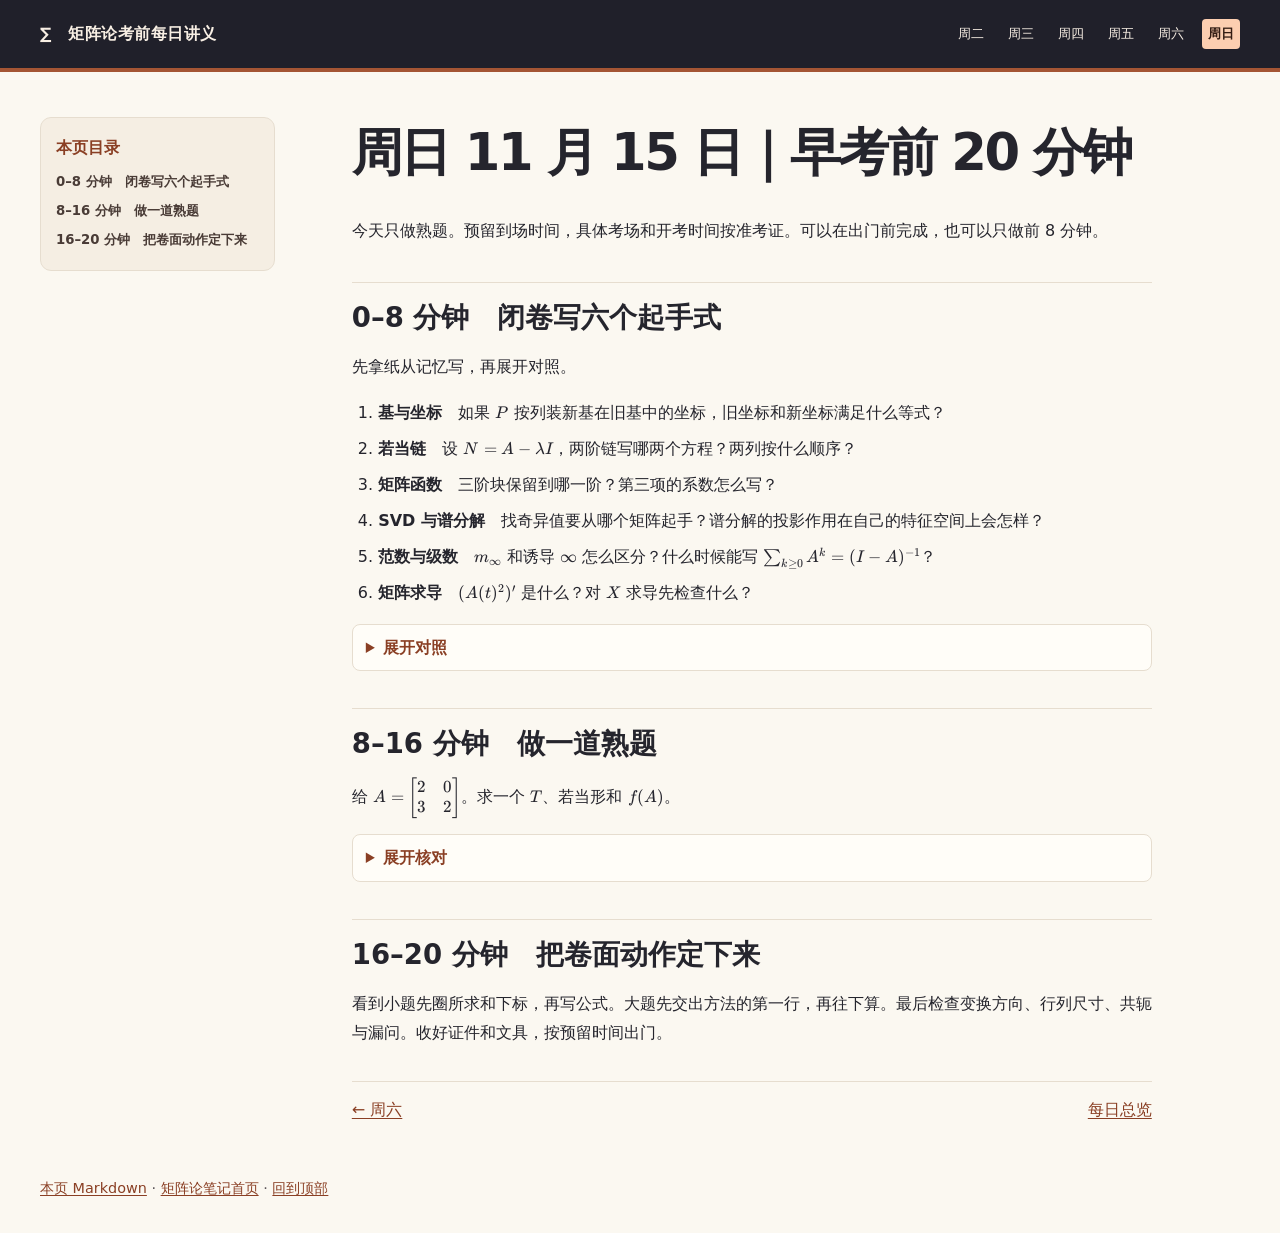
<file: daily/sunday.html>
<!doctype html>
<html lang="zh-CN"><head><meta charset="utf-8"><meta name="viewport" content="width=device-width,initial-scale=1"><title>周日 11 月 15 日｜早考前 20 分钟｜矩阵论考前每日讲义</title><link rel="stylesheet" href="../course-assets/katex/katex.min.css"><link rel="stylesheet" href="../course-assets/reader.css"></head>
<body id="top"><a class="skip" href="#reading">跳到正文</a><header class="site-bar"><div class="shell"><a class="brand" href="index.html">∑　矩阵论考前每日讲义</a><nav aria-label="每日讲义"><a href="tuesday.html">周二</a><a href="wednesday.html">周三</a><a href="thursday.html">周四</a><a href="friday.html">周五</a><a href="saturday.html">周六</a><a href="sunday.html" aria-current="page">周日</a></nav></div></header><div class="shell layout"><aside class="toc" aria-label="页内目录"><p>本页目录</p><ul><li class="level-2"><a href="#08-分钟-闭卷写六个起手式">0–8 分钟　闭卷写六个起手式</a></li><li class="level-2"><a href="#816-分钟-做一道熟题">8–16 分钟　做一道熟题</a></li><li class="level-2"><a href="#1620-分钟-把卷面动作定下来">16–20 分钟　把卷面动作定下来</a></li></ul></aside><main id="reading"><article><h1 id="周日-11-月-15-日早考前-20-分钟">周日 11 月 15 日｜早考前 20 分钟</h1>
<p>今天只做熟题。预留到场时间，具体考场和开考时间按准考证。可以在出门前完成，也可以只做前 8 分钟。</p>
<h2 id="08-分钟-闭卷写六个起手式">0–8 分钟　闭卷写六个起手式</h2>
<p>先拿纸从记忆写，再展开对照。</p>
<ol>
<li><strong>基与坐标</strong>　如果 <span class="katex"><span class="katex-mathml"><math xmlns="http://www.w3.org/1998/Math/MathML"><semantics><mrow><mi>P</mi></mrow><annotation encoding="application/x-tex">P</annotation></semantics></math></span><span class="katex-html" aria-hidden="true"><span class="base"><span class="strut" style="height:0.6833em;"></span><span class="mord mathnormal" style="margin-right:0.13889em;">P</span></span></span></span> 按列装新基在旧基中的坐标，旧坐标和新坐标满足什么等式？</li>
<li><strong>若当链</strong>　设 <span class="katex"><span class="katex-mathml"><math xmlns="http://www.w3.org/1998/Math/MathML"><semantics><mrow><mi>N</mi><mo>=</mo><mi>A</mi><mo>−</mo><mi>λ</mi><mi>I</mi></mrow><annotation encoding="application/x-tex">N=A-\lambda I</annotation></semantics></math></span><span class="katex-html" aria-hidden="true"><span class="base"><span class="strut" style="height:0.6833em;"></span><span class="mord mathnormal" style="margin-right:0.10903em;">N</span><span class="mspace" style="margin-right:0.2778em;"></span><span class="mrel">=</span><span class="mspace" style="margin-right:0.2778em;"></span></span><span class="base"><span class="strut" style="height:0.7667em;vertical-align:-0.0833em;"></span><span class="mord mathnormal">A</span><span class="mspace" style="margin-right:0.2222em;"></span><span class="mbin">−</span><span class="mspace" style="margin-right:0.2222em;"></span></span><span class="base"><span class="strut" style="height:0.6944em;"></span><span class="mord mathnormal">λ</span><span class="mord mathnormal" style="margin-right:0.07847em;">I</span></span></span></span>，两阶链写哪两个方程？两列按什么顺序？</li>
<li><strong>矩阵函数</strong>　三阶块保留到哪一阶？第三项的系数怎么写？</li>
<li><strong>SVD 与谱分解</strong>　找奇异值要从哪个矩阵起手？谱分解的投影作用在自己的特征空间上会怎样？</li>
<li><strong>范数与级数</strong>　<span class="katex"><span class="katex-mathml"><math xmlns="http://www.w3.org/1998/Math/MathML"><semantics><mrow><msub><mi>m</mi><mi mathvariant="normal">∞</mi></msub></mrow><annotation encoding="application/x-tex">m_\infty</annotation></semantics></math></span><span class="katex-html" aria-hidden="true"><span class="base"><span class="strut" style="height:0.5806em;vertical-align:-0.15em;"></span><span class="mord"><span class="mord mathnormal">m</span><span class="msupsub"><span class="vlist-t vlist-t2"><span class="vlist-r"><span class="vlist" style="height:0.1514em;"><span style="top:-2.55em;margin-left:0em;margin-right:0.05em;"><span class="pstrut" style="height:2.7em;"></span><span class="sizing reset-size6 size3 mtight"><span class="mord mtight">∞</span></span></span></span><span class="vlist-s">​</span></span><span class="vlist-r"><span class="vlist" style="height:0.15em;"><span></span></span></span></span></span></span></span></span></span> 和诱导 <span class="katex"><span class="katex-mathml"><math xmlns="http://www.w3.org/1998/Math/MathML"><semantics><mrow><mi mathvariant="normal">∞</mi></mrow><annotation encoding="application/x-tex">\infty</annotation></semantics></math></span><span class="katex-html" aria-hidden="true"><span class="base"><span class="strut" style="height:0.4306em;"></span><span class="mord">∞</span></span></span></span> 怎么区分？什么时候能写 <span class="katex"><span class="katex-mathml"><math xmlns="http://www.w3.org/1998/Math/MathML"><semantics><mrow><msub><mo>∑</mo><mrow><mi>k</mi><mo>≥</mo><mn>0</mn></mrow></msub><msup><mi>A</mi><mi>k</mi></msup><mo>=</mo><mo stretchy="false">(</mo><mi>I</mi><mo>−</mo><mi>A</mi><msup><mo stretchy="false">)</mo><mrow><mo>−</mo><mn>1</mn></mrow></msup></mrow><annotation encoding="application/x-tex">\sum_{k\ge0}A^k=(I-A)^{-1}</annotation></semantics></math></span><span class="katex-html" aria-hidden="true"><span class="base"><span class="strut" style="height:1.244em;vertical-align:-0.3949em;"></span><span class="mop"><span class="mop op-symbol small-op" style="position:relative;top:0em;">∑</span><span class="msupsub"><span class="vlist-t vlist-t2"><span class="vlist-r"><span class="vlist" style="height:0.1864em;"><span style="top:-2.4003em;margin-left:0em;margin-right:0.05em;"><span class="pstrut" style="height:2.7em;"></span><span class="sizing reset-size6 size3 mtight"><span class="mord mtight"><span class="mord mathnormal mtight" style="margin-right:0.03148em;">k</span><span class="mrel mtight">≥</span><span class="mord mtight">0</span></span></span></span></span><span class="vlist-s">​</span></span><span class="vlist-r"><span class="vlist" style="height:0.3949em;"><span></span></span></span></span></span></span><span class="mspace" style="margin-right:0.1667em;"></span><span class="mord"><span class="mord mathnormal">A</span><span class="msupsub"><span class="vlist-t"><span class="vlist-r"><span class="vlist" style="height:0.8491em;"><span style="top:-3.063em;margin-right:0.05em;"><span class="pstrut" style="height:2.7em;"></span><span class="sizing reset-size6 size3 mtight"><span class="mord mathnormal mtight" style="margin-right:0.03148em;">k</span></span></span></span></span></span></span></span><span class="mspace" style="margin-right:0.2778em;"></span><span class="mrel">=</span><span class="mspace" style="margin-right:0.2778em;"></span></span><span class="base"><span class="strut" style="height:1em;vertical-align:-0.25em;"></span><span class="mopen">(</span><span class="mord mathnormal" style="margin-right:0.07847em;">I</span><span class="mspace" style="margin-right:0.2222em;"></span><span class="mbin">−</span><span class="mspace" style="margin-right:0.2222em;"></span></span><span class="base"><span class="strut" style="height:1.0641em;vertical-align:-0.25em;"></span><span class="mord mathnormal">A</span><span class="mclose"><span class="mclose">)</span><span class="msupsub"><span class="vlist-t"><span class="vlist-r"><span class="vlist" style="height:0.8141em;"><span style="top:-3.063em;margin-right:0.05em;"><span class="pstrut" style="height:2.7em;"></span><span class="sizing reset-size6 size3 mtight"><span class="mord mtight"><span class="mord mtight">−</span><span class="mord mtight">1</span></span></span></span></span></span></span></span></span></span></span></span>？</li>
<li><strong>矩阵求导</strong>　<span class="katex"><span class="katex-mathml"><math xmlns="http://www.w3.org/1998/Math/MathML"><semantics><mrow><mo stretchy="false">(</mo><mi>A</mi><mo stretchy="false">(</mo><mi>t</mi><msup><mo stretchy="false">)</mo><mn>2</mn></msup><msup><mo stretchy="false">)</mo><mo mathvariant="normal" lspace="0em" rspace="0em">′</mo></msup></mrow><annotation encoding="application/x-tex">(A(t)^2)&#x27;</annotation></semantics></math></span><span class="katex-html" aria-hidden="true"><span class="base"><span class="strut" style="height:1.0641em;vertical-align:-0.25em;"></span><span class="mopen">(</span><span class="mord mathnormal">A</span><span class="mopen">(</span><span class="mord mathnormal">t</span><span class="mclose"><span class="mclose">)</span><span class="msupsub"><span class="vlist-t"><span class="vlist-r"><span class="vlist" style="height:0.8141em;"><span style="top:-3.063em;margin-right:0.05em;"><span class="pstrut" style="height:2.7em;"></span><span class="sizing reset-size6 size3 mtight"><span class="mord mtight">2</span></span></span></span></span></span></span></span><span class="mclose"><span class="mclose">)</span><span class="msupsub"><span class="vlist-t"><span class="vlist-r"><span class="vlist" style="height:0.7519em;"><span style="top:-3.063em;margin-right:0.05em;"><span class="pstrut" style="height:2.7em;"></span><span class="sizing reset-size6 size3 mtight"><span class="mord mtight"><span class="mord mtight">′</span></span></span></span></span></span></span></span></span></span></span></span> 是什么？对 <span class="katex"><span class="katex-mathml"><math xmlns="http://www.w3.org/1998/Math/MathML"><semantics><mrow><mi>X</mi></mrow><annotation encoding="application/x-tex">X</annotation></semantics></math></span><span class="katex-html" aria-hidden="true"><span class="base"><span class="strut" style="height:0.6833em;"></span><span class="mord mathnormal" style="margin-right:0.07847em;">X</span></span></span></span> 求导先检查什么？</li>
</ol>
<details><summary>展开对照</summary>

<ol>
<li><span class="katex"><span class="katex-mathml"><math xmlns="http://www.w3.org/1998/Math/MathML"><semantics><mrow><mo stretchy="false">[</mo><mi>v</mi><msub><mo stretchy="false">]</mo><mtext>旧</mtext></msub><mo>=</mo><mi>P</mi><mo stretchy="false">[</mo><mi>v</mi><msub><mo stretchy="false">]</mo><mtext>新</mtext></msub></mrow><annotation encoding="application/x-tex">[v]_{\rm 旧}=P[v]_{\rm 新}</annotation></semantics></math></span><span class="katex-html" aria-hidden="true"><span class="base"><span class="strut" style="height:1em;vertical-align:-0.25em;"></span><span class="mopen">[</span><span class="mord mathnormal" style="margin-right:0.03588em;">v</span><span class="mclose"><span class="mclose">]</span><span class="msupsub"><span class="vlist-t vlist-t2"><span class="vlist-r"><span class="vlist" style="height:0.3283em;"><span style="top:-2.55em;margin-left:0em;margin-right:0.05em;"><span class="pstrut" style="height:2.7em;"></span><span class="sizing reset-size6 size3 mtight"><span class="mord mtight"><span class="mord mtight"><span class="mord mathrm cjk_fallback mtight">旧</span></span></span></span></span></span><span class="vlist-s">​</span></span><span class="vlist-r"><span class="vlist" style="height:0.15em;"><span></span></span></span></span></span></span><span class="mspace" style="margin-right:0.2778em;"></span><span class="mrel">=</span><span class="mspace" style="margin-right:0.2778em;"></span></span><span class="base"><span class="strut" style="height:1em;vertical-align:-0.25em;"></span><span class="mord mathnormal" style="margin-right:0.13889em;">P</span><span class="mopen">[</span><span class="mord mathnormal" style="margin-right:0.03588em;">v</span><span class="mclose"><span class="mclose">]</span><span class="msupsub"><span class="vlist-t vlist-t2"><span class="vlist-r"><span class="vlist" style="height:0.3283em;"><span style="top:-2.55em;margin-left:0em;margin-right:0.05em;"><span class="pstrut" style="height:2.7em;"></span><span class="sizing reset-size6 size3 mtight"><span class="mord mtight"><span class="mord mtight"><span class="mord mathrm cjk_fallback mtight">新</span></span></span></span></span></span><span class="vlist-s">​</span></span><span class="vlist-r"><span class="vlist" style="height:0.15em;"><span></span></span></span></span></span></span></span></span></span>。同一空间里，新表示是 <span class="katex"><span class="katex-mathml"><math xmlns="http://www.w3.org/1998/Math/MathML"><semantics><mrow><msup><mi>P</mi><mrow><mo>−</mo><mn>1</mn></mrow></msup><mi>A</mi><mi>P</mi></mrow><annotation encoding="application/x-tex">P^{-1}AP</annotation></semantics></math></span><span class="katex-html" aria-hidden="true"><span class="base"><span class="strut" style="height:0.8141em;"></span><span class="mord"><span class="mord mathnormal" style="margin-right:0.13889em;">P</span><span class="msupsub"><span class="vlist-t"><span class="vlist-r"><span class="vlist" style="height:0.8141em;"><span style="top:-3.063em;margin-right:0.05em;"><span class="pstrut" style="height:2.7em;"></span><span class="sizing reset-size6 size3 mtight"><span class="mord mtight"><span class="mord mtight">−</span><span class="mord mtight">1</span></span></span></span></span></span></span></span></span><span class="mord mathnormal">A</span><span class="mord mathnormal" style="margin-right:0.13889em;">P</span></span></span></span>。</li>
<li><span class="katex"><span class="katex-mathml"><math xmlns="http://www.w3.org/1998/Math/MathML"><semantics><mrow><mi>N</mi><mi>v</mi><mo>=</mo><mn>0</mn><mo separator="true">,</mo><mtext> </mtext><mi>N</mi><mi>w</mi><mo>=</mo><mi>v</mi></mrow><annotation encoding="application/x-tex">Nv=0,\ Nw=v</annotation></semantics></math></span><span class="katex-html" aria-hidden="true"><span class="base"><span class="strut" style="height:0.6833em;"></span><span class="mord mathnormal" style="margin-right:0.10903em;">N</span><span class="mord mathnormal" style="margin-right:0.03588em;">v</span><span class="mspace" style="margin-right:0.2778em;"></span><span class="mrel">=</span><span class="mspace" style="margin-right:0.2778em;"></span></span><span class="base"><span class="strut" style="height:0.8778em;vertical-align:-0.1944em;"></span><span class="mord">0</span><span class="mpunct">,</span><span class="mspace"> </span><span class="mspace" style="margin-right:0.1667em;"></span><span class="mord mathnormal" style="margin-right:0.02691em;">Nw</span><span class="mspace" style="margin-right:0.2778em;"></span><span class="mrel">=</span><span class="mspace" style="margin-right:0.2778em;"></span></span><span class="base"><span class="strut" style="height:0.4306em;"></span><span class="mord mathnormal" style="margin-right:0.03588em;">v</span></span></span></span>，按 <span class="katex"><span class="katex-mathml"><math xmlns="http://www.w3.org/1998/Math/MathML"><semantics><mrow><mi>v</mi><mo separator="true">,</mo><mi>w</mi></mrow><annotation encoding="application/x-tex">v,w</annotation></semantics></math></span><span class="katex-html" aria-hidden="true"><span class="base"><span class="strut" style="height:0.625em;vertical-align:-0.1944em;"></span><span class="mord mathnormal" style="margin-right:0.03588em;">v</span><span class="mpunct">,</span><span class="mspace" style="margin-right:0.1667em;"></span><span class="mord mathnormal" style="margin-right:0.02691em;">w</span></span></span></span> 作列，验 <span class="katex"><span class="katex-mathml"><math xmlns="http://www.w3.org/1998/Math/MathML"><semantics><mrow><mi>A</mi><mi>T</mi><mo>=</mo><mi>T</mi><mi>J</mi></mrow><annotation encoding="application/x-tex">AT=TJ</annotation></semantics></math></span><span class="katex-html" aria-hidden="true"><span class="base"><span class="strut" style="height:0.6833em;"></span><span class="mord mathnormal">A</span><span class="mord mathnormal" style="margin-right:0.13889em;">T</span><span class="mspace" style="margin-right:0.2778em;"></span><span class="mrel">=</span><span class="mspace" style="margin-right:0.2778em;"></span></span><span class="base"><span class="strut" style="height:0.6833em;"></span><span class="mord mathnormal" style="margin-right:0.13889em;">T</span><span class="mord mathnormal" style="margin-right:0.09618em;">J</span></span></span></span>。</li>
<li>保留到二阶，<span class="katex"><span class="katex-mathml"><math xmlns="http://www.w3.org/1998/Math/MathML"><semantics><mrow><mi>f</mi><mo stretchy="false">(</mo><mi>J</mi><mo stretchy="false">)</mo><mo>=</mo><mi>f</mi><mo stretchy="false">(</mo><mi>λ</mi><mo stretchy="false">)</mo><mi>I</mi><mo>+</mo><msup><mi>f</mi><mo mathvariant="normal" lspace="0em" rspace="0em">′</mo></msup><mo stretchy="false">(</mo><mi>λ</mi><mo stretchy="false">)</mo><mi>N</mi><mo>+</mo><mfrac><mn>1</mn><mn>2</mn></mfrac><msup><mi>f</mi><mrow><mo mathvariant="normal">′</mo><mo mathvariant="normal">′</mo></mrow></msup><mo stretchy="false">(</mo><mi>λ</mi><mo stretchy="false">)</mo><msup><mi>N</mi><mn>2</mn></msup></mrow><annotation encoding="application/x-tex">f(J)=f(\lambda)I+f&#x27;(\lambda)N+\tfrac12 f&#x27;&#x27;(\lambda)N^2</annotation></semantics></math></span><span class="katex-html" aria-hidden="true"><span class="base"><span class="strut" style="height:1em;vertical-align:-0.25em;"></span><span class="mord mathnormal" style="margin-right:0.10764em;">f</span><span class="mopen">(</span><span class="mord mathnormal" style="margin-right:0.09618em;">J</span><span class="mclose">)</span><span class="mspace" style="margin-right:0.2778em;"></span><span class="mrel">=</span><span class="mspace" style="margin-right:0.2778em;"></span></span><span class="base"><span class="strut" style="height:1em;vertical-align:-0.25em;"></span><span class="mord mathnormal" style="margin-right:0.10764em;">f</span><span class="mopen">(</span><span class="mord mathnormal">λ</span><span class="mclose">)</span><span class="mord mathnormal" style="margin-right:0.07847em;">I</span><span class="mspace" style="margin-right:0.2222em;"></span><span class="mbin">+</span><span class="mspace" style="margin-right:0.2222em;"></span></span><span class="base"><span class="strut" style="height:1.0019em;vertical-align:-0.25em;"></span><span class="mord"><span class="mord mathnormal" style="margin-right:0.10764em;">f</span><span class="msupsub"><span class="vlist-t"><span class="vlist-r"><span class="vlist" style="height:0.7519em;"><span style="top:-3.063em;margin-right:0.05em;"><span class="pstrut" style="height:2.7em;"></span><span class="sizing reset-size6 size3 mtight"><span class="mord mtight"><span class="mord mtight">′</span></span></span></span></span></span></span></span></span><span class="mopen">(</span><span class="mord mathnormal">λ</span><span class="mclose">)</span><span class="mord mathnormal" style="margin-right:0.10903em;">N</span><span class="mspace" style="margin-right:0.2222em;"></span><span class="mbin">+</span><span class="mspace" style="margin-right:0.2222em;"></span></span><span class="base"><span class="strut" style="height:1.1901em;vertical-align:-0.345em;"></span><span class="mord"><span class="mopen nulldelimiter"></span><span class="mfrac"><span class="vlist-t vlist-t2"><span class="vlist-r"><span class="vlist" style="height:0.8451em;"><span style="top:-2.655em;"><span class="pstrut" style="height:3em;"></span><span class="sizing reset-size6 size3 mtight"><span class="mord mtight"><span class="mord mtight">2</span></span></span></span><span style="top:-3.23em;"><span class="pstrut" style="height:3em;"></span><span class="frac-line" style="border-bottom-width:0.04em;"></span></span><span style="top:-3.394em;"><span class="pstrut" style="height:3em;"></span><span class="sizing reset-size6 size3 mtight"><span class="mord mtight"><span class="mord mtight">1</span></span></span></span></span><span class="vlist-s">​</span></span><span class="vlist-r"><span class="vlist" style="height:0.345em;"><span></span></span></span></span></span><span class="mclose nulldelimiter"></span></span><span class="mord"><span class="mord mathnormal" style="margin-right:0.10764em;">f</span><span class="msupsub"><span class="vlist-t"><span class="vlist-r"><span class="vlist" style="height:0.7519em;"><span style="top:-3.063em;margin-right:0.05em;"><span class="pstrut" style="height:2.7em;"></span><span class="sizing reset-size6 size3 mtight"><span class="mord mtight"><span class="mord mtight">′′</span></span></span></span></span></span></span></span></span><span class="mopen">(</span><span class="mord mathnormal">λ</span><span class="mclose">)</span><span class="mord"><span class="mord mathnormal" style="margin-right:0.10903em;">N</span><span class="msupsub"><span class="vlist-t"><span class="vlist-r"><span class="vlist" style="height:0.8141em;"><span style="top:-3.063em;margin-right:0.05em;"><span class="pstrut" style="height:2.7em;"></span><span class="sizing reset-size6 size3 mtight"><span class="mord mtight">2</span></span></span></span></span></span></span></span></span></span></span>。</li>
<li><span class="katex"><span class="katex-mathml"><math xmlns="http://www.w3.org/1998/Math/MathML"><semantics><mrow><msup><mi>A</mi><mi>H</mi></msup><mi>A</mi></mrow><annotation encoding="application/x-tex">A^HA</annotation></semantics></math></span><span class="katex-html" aria-hidden="true"><span class="base"><span class="strut" style="height:0.8413em;"></span><span class="mord"><span class="mord mathnormal">A</span><span class="msupsub"><span class="vlist-t"><span class="vlist-r"><span class="vlist" style="height:0.8413em;"><span style="top:-3.063em;margin-right:0.05em;"><span class="pstrut" style="height:2.7em;"></span><span class="sizing reset-size6 size3 mtight"><span class="mord mathnormal mtight" style="margin-right:0.08125em;">H</span></span></span></span></span></span></span></span><span class="mord mathnormal">A</span></span></span></span> 的特征值开根，正奇异值配 <span class="katex"><span class="katex-mathml"><math xmlns="http://www.w3.org/1998/Math/MathML"><semantics><mrow><msub><mi>u</mi><mi>i</mi></msub><mo>=</mo><mi>A</mi><msub><mi>v</mi><mi>i</mi></msub><mi mathvariant="normal">/</mi><msub><mi>σ</mi><mi>i</mi></msub></mrow><annotation encoding="application/x-tex">u_i=Av_i/\sigma_i</annotation></semantics></math></span><span class="katex-html" aria-hidden="true"><span class="base"><span class="strut" style="height:0.5806em;vertical-align:-0.15em;"></span><span class="mord"><span class="mord mathnormal">u</span><span class="msupsub"><span class="vlist-t vlist-t2"><span class="vlist-r"><span class="vlist" style="height:0.3117em;"><span style="top:-2.55em;margin-left:0em;margin-right:0.05em;"><span class="pstrut" style="height:2.7em;"></span><span class="sizing reset-size6 size3 mtight"><span class="mord mathnormal mtight">i</span></span></span></span><span class="vlist-s">​</span></span><span class="vlist-r"><span class="vlist" style="height:0.15em;"><span></span></span></span></span></span></span><span class="mspace" style="margin-right:0.2778em;"></span><span class="mrel">=</span><span class="mspace" style="margin-right:0.2778em;"></span></span><span class="base"><span class="strut" style="height:1em;vertical-align:-0.25em;"></span><span class="mord mathnormal">A</span><span class="mord"><span class="mord mathnormal" style="margin-right:0.03588em;">v</span><span class="msupsub"><span class="vlist-t vlist-t2"><span class="vlist-r"><span class="vlist" style="height:0.3117em;"><span style="top:-2.55em;margin-left:-0.0359em;margin-right:0.05em;"><span class="pstrut" style="height:2.7em;"></span><span class="sizing reset-size6 size3 mtight"><span class="mord mathnormal mtight">i</span></span></span></span><span class="vlist-s">​</span></span><span class="vlist-r"><span class="vlist" style="height:0.15em;"><span></span></span></span></span></span></span><span class="mord">/</span><span class="mord"><span class="mord mathnormal" style="margin-right:0.03588em;">σ</span><span class="msupsub"><span class="vlist-t vlist-t2"><span class="vlist-r"><span class="vlist" style="height:0.3117em;"><span style="top:-2.55em;margin-left:-0.0359em;margin-right:0.05em;"><span class="pstrut" style="height:2.7em;"></span><span class="sizing reset-size6 size3 mtight"><span class="mord mathnormal mtight">i</span></span></span></span><span class="vlist-s">​</span></span><span class="vlist-r"><span class="vlist" style="height:0.15em;"><span></span></span></span></span></span></span></span></span></span>。谱投影在自己的特征空间上是恒等，在其他特征空间上是零。</li>
<li><span class="katex"><span class="katex-mathml"><math xmlns="http://www.w3.org/1998/Math/MathML"><semantics><mrow><msub><mi>m</mi><mi mathvariant="normal">∞</mi></msub><mo>=</mo><mi>n</mi><mi>max</mi><mo>⁡</mo><mi mathvariant="normal">∣</mi><msub><mi>a</mi><mrow><mi>i</mi><mi>j</mi></mrow></msub><mi mathvariant="normal">∣</mi></mrow><annotation encoding="application/x-tex">m_\infty=n\max|a_{ij}|</annotation></semantics></math></span><span class="katex-html" aria-hidden="true"><span class="base"><span class="strut" style="height:0.5806em;vertical-align:-0.15em;"></span><span class="mord"><span class="mord mathnormal">m</span><span class="msupsub"><span class="vlist-t vlist-t2"><span class="vlist-r"><span class="vlist" style="height:0.1514em;"><span style="top:-2.55em;margin-left:0em;margin-right:0.05em;"><span class="pstrut" style="height:2.7em;"></span><span class="sizing reset-size6 size3 mtight"><span class="mord mtight">∞</span></span></span></span><span class="vlist-s">​</span></span><span class="vlist-r"><span class="vlist" style="height:0.15em;"><span></span></span></span></span></span></span><span class="mspace" style="margin-right:0.2778em;"></span><span class="mrel">=</span><span class="mspace" style="margin-right:0.2778em;"></span></span><span class="base"><span class="strut" style="height:1.0361em;vertical-align:-0.2861em;"></span><span class="mord mathnormal">n</span><span class="mspace" style="margin-right:0.1667em;"></span><span class="mop">max</span><span class="mspace" style="margin-right:0.1667em;"></span><span class="mord">∣</span><span class="mord"><span class="mord mathnormal">a</span><span class="msupsub"><span class="vlist-t vlist-t2"><span class="vlist-r"><span class="vlist" style="height:0.3117em;"><span style="top:-2.55em;margin-left:0em;margin-right:0.05em;"><span class="pstrut" style="height:2.7em;"></span><span class="sizing reset-size6 size3 mtight"><span class="mord mtight"><span class="mord mathnormal mtight" style="margin-right:0.05724em;">ij</span></span></span></span></span><span class="vlist-s">​</span></span><span class="vlist-r"><span class="vlist" style="height:0.2861em;"><span></span></span></span></span></span></span><span class="mord">∣</span></span></span></span>，诱导 <span class="katex"><span class="katex-mathml"><math xmlns="http://www.w3.org/1998/Math/MathML"><semantics><mrow><mi mathvariant="normal">∞</mi></mrow><annotation encoding="application/x-tex">\infty</annotation></semantics></math></span><span class="katex-html" aria-hidden="true"><span class="base"><span class="strut" style="height:0.4306em;"></span><span class="mord">∞</span></span></span></span> 取最大绝对行和。几何级数在 <span class="katex"><span class="katex-mathml"><math xmlns="http://www.w3.org/1998/Math/MathML"><semantics><mrow><mi>ρ</mi><mo stretchy="false">(</mo><mi>A</mi><mo stretchy="false">)</mo><mo>&lt;</mo><mn>1</mn></mrow><annotation encoding="application/x-tex">\rho(A)&lt;1</annotation></semantics></math></span><span class="katex-html" aria-hidden="true"><span class="base"><span class="strut" style="height:1em;vertical-align:-0.25em;"></span><span class="mord mathnormal">ρ</span><span class="mopen">(</span><span class="mord mathnormal">A</span><span class="mclose">)</span><span class="mspace" style="margin-right:0.2778em;"></span><span class="mrel">&lt;</span><span class="mspace" style="margin-right:0.2778em;"></span></span><span class="base"><span class="strut" style="height:0.6444em;"></span><span class="mord">1</span></span></span></span> 时收敛且和为逆。</li>
<li><span class="katex"><span class="katex-mathml"><math xmlns="http://www.w3.org/1998/Math/MathML"><semantics><mrow><msup><mi>A</mi><mo mathvariant="normal" lspace="0em" rspace="0em">′</mo></msup><mi>A</mi><mo>+</mo><mi>A</mi><msup><mi>A</mi><mo mathvariant="normal" lspace="0em" rspace="0em">′</mo></msup></mrow><annotation encoding="application/x-tex">A&#x27;A+AA&#x27;</annotation></semantics></math></span><span class="katex-html" aria-hidden="true"><span class="base"><span class="strut" style="height:0.8352em;vertical-align:-0.0833em;"></span><span class="mord"><span class="mord mathnormal">A</span><span class="msupsub"><span class="vlist-t"><span class="vlist-r"><span class="vlist" style="height:0.7519em;"><span style="top:-3.063em;margin-right:0.05em;"><span class="pstrut" style="height:2.7em;"></span><span class="sizing reset-size6 size3 mtight"><span class="mord mtight"><span class="mord mtight">′</span></span></span></span></span></span></span></span></span><span class="mord mathnormal">A</span><span class="mspace" style="margin-right:0.2222em;"></span><span class="mbin">+</span><span class="mspace" style="margin-right:0.2222em;"></span></span><span class="base"><span class="strut" style="height:0.7519em;"></span><span class="mord mathnormal">A</span><span class="mord"><span class="mord mathnormal">A</span><span class="msupsub"><span class="vlist-t"><span class="vlist-r"><span class="vlist" style="height:0.7519em;"><span style="top:-3.063em;margin-right:0.05em;"><span class="pstrut" style="height:2.7em;"></span><span class="sizing reset-size6 size3 mtight"><span class="mord mtight"><span class="mord mtight">′</span></span></span></span></span></span></span></span></span></span></span></span>。对 <span class="katex"><span class="katex-mathml"><math xmlns="http://www.w3.org/1998/Math/MathML"><semantics><mrow><mi>X</mi></mrow><annotation encoding="application/x-tex">X</annotation></semantics></math></span><span class="katex-html" aria-hidden="true"><span class="base"><span class="strut" style="height:0.6833em;"></span><span class="mord mathnormal" style="margin-right:0.07847em;">X</span></span></span></span> 求导先看输入、输出尺寸，再按题设的位置排偏导块。</li>
</ol>
</details>

<h2 id="816-分钟-做一道熟题">8–16 分钟　做一道熟题</h2>
<p>给 <span class="katex"><span class="katex-mathml"><math xmlns="http://www.w3.org/1998/Math/MathML"><semantics><mrow><mi>A</mi><mo>=</mo><mrow><mo fence="true">[</mo><mtable rowspacing="0.16em" columnalign="center center" columnspacing="1em"><mtr><mtd><mstyle scriptlevel="0" displaystyle="false"><mn>2</mn></mstyle></mtd><mtd><mstyle scriptlevel="0" displaystyle="false"><mn>0</mn></mstyle></mtd></mtr><mtr><mtd><mstyle scriptlevel="0" displaystyle="false"><mn>3</mn></mstyle></mtd><mtd><mstyle scriptlevel="0" displaystyle="false"><mn>2</mn></mstyle></mtd></mtr></mtable><mo fence="true">]</mo></mrow></mrow><annotation encoding="application/x-tex">A=\begin{bmatrix}2&amp;0\\3&amp;2\end{bmatrix}</annotation></semantics></math></span><span class="katex-html" aria-hidden="true"><span class="base"><span class="strut" style="height:0.6833em;"></span><span class="mord mathnormal">A</span><span class="mspace" style="margin-right:0.2778em;"></span><span class="mrel">=</span><span class="mspace" style="margin-right:0.2778em;"></span></span><span class="base"><span class="strut" style="height:2.4em;vertical-align:-0.95em;"></span><span class="minner"><span class="mopen delimcenter" style="top:0em;"><span class="delimsizing size3">[</span></span><span class="mord"><span class="mtable"><span class="col-align-c"><span class="vlist-t vlist-t2"><span class="vlist-r"><span class="vlist" style="height:1.45em;"><span style="top:-3.61em;"><span class="pstrut" style="height:3em;"></span><span class="mord"><span class="mord">2</span></span></span><span style="top:-2.41em;"><span class="pstrut" style="height:3em;"></span><span class="mord"><span class="mord">3</span></span></span></span><span class="vlist-s">​</span></span><span class="vlist-r"><span class="vlist" style="height:0.95em;"><span></span></span></span></span></span><span class="arraycolsep" style="width:0.5em;"></span><span class="arraycolsep" style="width:0.5em;"></span><span class="col-align-c"><span class="vlist-t vlist-t2"><span class="vlist-r"><span class="vlist" style="height:1.45em;"><span style="top:-3.61em;"><span class="pstrut" style="height:3em;"></span><span class="mord"><span class="mord">0</span></span></span><span style="top:-2.41em;"><span class="pstrut" style="height:3em;"></span><span class="mord"><span class="mord">2</span></span></span></span><span class="vlist-s">​</span></span><span class="vlist-r"><span class="vlist" style="height:0.95em;"><span></span></span></span></span></span></span></span><span class="mclose delimcenter" style="top:0em;"><span class="delimsizing size3">]</span></span></span></span></span></span>。求一个 <span class="katex"><span class="katex-mathml"><math xmlns="http://www.w3.org/1998/Math/MathML"><semantics><mrow><mi>T</mi></mrow><annotation encoding="application/x-tex">T</annotation></semantics></math></span><span class="katex-html" aria-hidden="true"><span class="base"><span class="strut" style="height:0.6833em;"></span><span class="mord mathnormal" style="margin-right:0.13889em;">T</span></span></span></span>、若当形和 <span class="katex"><span class="katex-mathml"><math xmlns="http://www.w3.org/1998/Math/MathML"><semantics><mrow><mi>f</mi><mo stretchy="false">(</mo><mi>A</mi><mo stretchy="false">)</mo></mrow><annotation encoding="application/x-tex">f(A)</annotation></semantics></math></span><span class="katex-html" aria-hidden="true"><span class="base"><span class="strut" style="height:1em;vertical-align:-0.25em;"></span><span class="mord mathnormal" style="margin-right:0.10764em;">f</span><span class="mopen">(</span><span class="mord mathnormal">A</span><span class="mclose">)</span></span></span></span>。</p>
<details><summary>展开核对</summary>

<ol>
<li><span class="katex"><span class="katex-mathml"><math xmlns="http://www.w3.org/1998/Math/MathML"><semantics><mrow><mi>N</mi><mo>=</mo><mi>A</mi><mo>−</mo><mn>2</mn><mi>I</mi></mrow><annotation encoding="application/x-tex">N=A-2I</annotation></semantics></math></span><span class="katex-html" aria-hidden="true"><span class="base"><span class="strut" style="height:0.6833em;"></span><span class="mord mathnormal" style="margin-right:0.10903em;">N</span><span class="mspace" style="margin-right:0.2778em;"></span><span class="mrel">=</span><span class="mspace" style="margin-right:0.2778em;"></span></span><span class="base"><span class="strut" style="height:0.7667em;vertical-align:-0.0833em;"></span><span class="mord mathnormal">A</span><span class="mspace" style="margin-right:0.2222em;"></span><span class="mbin">−</span><span class="mspace" style="margin-right:0.2222em;"></span></span><span class="base"><span class="strut" style="height:0.6833em;"></span><span class="mord">2</span><span class="mord mathnormal" style="margin-right:0.07847em;">I</span></span></span></span> 第二行是 <span class="katex"><span class="katex-mathml"><math xmlns="http://www.w3.org/1998/Math/MathML"><semantics><mrow><mo stretchy="false">(</mo><mn>3</mn><mo separator="true">,</mo><mn>0</mn><mo stretchy="false">)</mo></mrow><annotation encoding="application/x-tex">(3,0)</annotation></semantics></math></span><span class="katex-html" aria-hidden="true"><span class="base"><span class="strut" style="height:1em;vertical-align:-0.25em;"></span><span class="mopen">(</span><span class="mord">3</span><span class="mpunct">,</span><span class="mspace" style="margin-right:0.1667em;"></span><span class="mord">0</span><span class="mclose">)</span></span></span></span>，所以 <span class="katex"><span class="katex-mathml"><math xmlns="http://www.w3.org/1998/Math/MathML"><semantics><mrow><mi>N</mi><mi>v</mi><mo>=</mo><mn>0</mn></mrow><annotation encoding="application/x-tex">Nv=0</annotation></semantics></math></span><span class="katex-html" aria-hidden="true"><span class="base"><span class="strut" style="height:0.6833em;"></span><span class="mord mathnormal" style="margin-right:0.10903em;">N</span><span class="mord mathnormal" style="margin-right:0.03588em;">v</span><span class="mspace" style="margin-right:0.2778em;"></span><span class="mrel">=</span><span class="mspace" style="margin-right:0.2778em;"></span></span><span class="base"><span class="strut" style="height:0.6444em;"></span><span class="mord">0</span></span></span></span> 取 <span class="katex"><span class="katex-mathml"><math xmlns="http://www.w3.org/1998/Math/MathML"><semantics><mrow><mi>v</mi><mo>=</mo><msub><mi>e</mi><mn>2</mn></msub></mrow><annotation encoding="application/x-tex">v=e_2</annotation></semantics></math></span><span class="katex-html" aria-hidden="true"><span class="base"><span class="strut" style="height:0.4306em;"></span><span class="mord mathnormal" style="margin-right:0.03588em;">v</span><span class="mspace" style="margin-right:0.2778em;"></span><span class="mrel">=</span><span class="mspace" style="margin-right:0.2778em;"></span></span><span class="base"><span class="strut" style="height:0.5806em;vertical-align:-0.15em;"></span><span class="mord"><span class="mord mathnormal">e</span><span class="msupsub"><span class="vlist-t vlist-t2"><span class="vlist-r"><span class="vlist" style="height:0.3011em;"><span style="top:-2.55em;margin-left:0em;margin-right:0.05em;"><span class="pstrut" style="height:2.7em;"></span><span class="sizing reset-size6 size3 mtight"><span class="mord mtight">2</span></span></span></span><span class="vlist-s">​</span></span><span class="vlist-r"><span class="vlist" style="height:0.15em;"><span></span></span></span></span></span></span></span></span></span>。</li>
<li><span class="katex"><span class="katex-mathml"><math xmlns="http://www.w3.org/1998/Math/MathML"><semantics><mrow><mi>N</mi><mi>w</mi><mo>=</mo><mi>v</mi></mrow><annotation encoding="application/x-tex">Nw=v</annotation></semantics></math></span><span class="katex-html" aria-hidden="true"><span class="base"><span class="strut" style="height:0.6833em;"></span><span class="mord mathnormal" style="margin-right:0.02691em;">Nw</span><span class="mspace" style="margin-right:0.2778em;"></span><span class="mrel">=</span><span class="mspace" style="margin-right:0.2778em;"></span></span><span class="base"><span class="strut" style="height:0.4306em;"></span><span class="mord mathnormal" style="margin-right:0.03588em;">v</span></span></span></span> 第二行要求 <span class="katex"><span class="katex-mathml"><math xmlns="http://www.w3.org/1998/Math/MathML"><semantics><mrow><mn>3</mn><msub><mi>w</mi><mn>1</mn></msub><mo>=</mo><mn>1</mn></mrow><annotation encoding="application/x-tex">3w_1=1</annotation></semantics></math></span><span class="katex-html" aria-hidden="true"><span class="base"><span class="strut" style="height:0.7944em;vertical-align:-0.15em;"></span><span class="mord">3</span><span class="mord"><span class="mord mathnormal" style="margin-right:0.02691em;">w</span><span class="msupsub"><span class="vlist-t vlist-t2"><span class="vlist-r"><span class="vlist" style="height:0.3011em;"><span style="top:-2.55em;margin-left:-0.0269em;margin-right:0.05em;"><span class="pstrut" style="height:2.7em;"></span><span class="sizing reset-size6 size3 mtight"><span class="mord mtight">1</span></span></span></span><span class="vlist-s">​</span></span><span class="vlist-r"><span class="vlist" style="height:0.15em;"><span></span></span></span></span></span></span><span class="mspace" style="margin-right:0.2778em;"></span><span class="mrel">=</span><span class="mspace" style="margin-right:0.2778em;"></span></span><span class="base"><span class="strut" style="height:0.6444em;"></span><span class="mord">1</span></span></span></span>，取 <span class="katex"><span class="katex-mathml"><math xmlns="http://www.w3.org/1998/Math/MathML"><semantics><mrow><mi>w</mi><mo>=</mo><mo stretchy="false">(</mo><mn>1</mn><mi mathvariant="normal">/</mi><mn>3</mn><mo separator="true">,</mo><mn>0</mn><msup><mo stretchy="false">)</mo><mi>T</mi></msup></mrow><annotation encoding="application/x-tex">w=(1/3,0)^T</annotation></semantics></math></span><span class="katex-html" aria-hidden="true"><span class="base"><span class="strut" style="height:0.4306em;"></span><span class="mord mathnormal" style="margin-right:0.02691em;">w</span><span class="mspace" style="margin-right:0.2778em;"></span><span class="mrel">=</span><span class="mspace" style="margin-right:0.2778em;"></span></span><span class="base"><span class="strut" style="height:1.0913em;vertical-align:-0.25em;"></span><span class="mopen">(</span><span class="mord">1/3</span><span class="mpunct">,</span><span class="mspace" style="margin-right:0.1667em;"></span><span class="mord">0</span><span class="mclose"><span class="mclose">)</span><span class="msupsub"><span class="vlist-t"><span class="vlist-r"><span class="vlist" style="height:0.8413em;"><span style="top:-3.063em;margin-right:0.05em;"><span class="pstrut" style="height:2.7em;"></span><span class="sizing reset-size6 size3 mtight"><span class="mord mathnormal mtight" style="margin-right:0.13889em;">T</span></span></span></span></span></span></span></span></span></span></span>。<span class="katex"><span class="katex-mathml"><math xmlns="http://www.w3.org/1998/Math/MathML"><semantics><mrow><mi>T</mi><mo>=</mo><mo stretchy="false">[</mo><mi>v</mi><mo separator="true">,</mo><mi>w</mi><mo stretchy="false">]</mo></mrow><annotation encoding="application/x-tex">T=[v,w]</annotation></semantics></math></span><span class="katex-html" aria-hidden="true"><span class="base"><span class="strut" style="height:0.6833em;"></span><span class="mord mathnormal" style="margin-right:0.13889em;">T</span><span class="mspace" style="margin-right:0.2778em;"></span><span class="mrel">=</span><span class="mspace" style="margin-right:0.2778em;"></span></span><span class="base"><span class="strut" style="height:1em;vertical-align:-0.25em;"></span><span class="mopen">[</span><span class="mord mathnormal" style="margin-right:0.03588em;">v</span><span class="mpunct">,</span><span class="mspace" style="margin-right:0.1667em;"></span><span class="mord mathnormal" style="margin-right:0.02691em;">w</span><span class="mclose">]</span></span></span></span>，其行列式非零。</li>
<li><span class="katex"><span class="katex-mathml"><math xmlns="http://www.w3.org/1998/Math/MathML"><semantics><mrow><mi>A</mi><mi>v</mi><mo>=</mo><mn>2</mn><mi>v</mi><mo separator="true">,</mo><mtext> </mtext><mi>A</mi><mi>w</mi><mo>=</mo><mi>v</mi><mo>+</mo><mn>2</mn><mi>w</mi></mrow><annotation encoding="application/x-tex">Av=2v,\ Aw=v+2w</annotation></semantics></math></span><span class="katex-html" aria-hidden="true"><span class="base"><span class="strut" style="height:0.6833em;"></span><span class="mord mathnormal">A</span><span class="mord mathnormal" style="margin-right:0.03588em;">v</span><span class="mspace" style="margin-right:0.2778em;"></span><span class="mrel">=</span><span class="mspace" style="margin-right:0.2778em;"></span></span><span class="base"><span class="strut" style="height:0.8778em;vertical-align:-0.1944em;"></span><span class="mord">2</span><span class="mord mathnormal" style="margin-right:0.03588em;">v</span><span class="mpunct">,</span><span class="mspace"> </span><span class="mspace" style="margin-right:0.1667em;"></span><span class="mord mathnormal">A</span><span class="mord mathnormal" style="margin-right:0.02691em;">w</span><span class="mspace" style="margin-right:0.2778em;"></span><span class="mrel">=</span><span class="mspace" style="margin-right:0.2778em;"></span></span><span class="base"><span class="strut" style="height:0.6667em;vertical-align:-0.0833em;"></span><span class="mord mathnormal" style="margin-right:0.03588em;">v</span><span class="mspace" style="margin-right:0.2222em;"></span><span class="mbin">+</span><span class="mspace" style="margin-right:0.2222em;"></span></span><span class="base"><span class="strut" style="height:0.6444em;"></span><span class="mord">2</span><span class="mord mathnormal" style="margin-right:0.02691em;">w</span></span></span></span>，所以 <span class="katex"><span class="katex-mathml"><math xmlns="http://www.w3.org/1998/Math/MathML"><semantics><mrow><mi>J</mi><mo>=</mo><mrow><mo fence="true">[</mo><mtable rowspacing="0.16em" columnalign="center center" columnspacing="1em"><mtr><mtd><mstyle scriptlevel="0" displaystyle="false"><mn>2</mn></mstyle></mtd><mtd><mstyle scriptlevel="0" displaystyle="false"><mn>1</mn></mstyle></mtd></mtr><mtr><mtd><mstyle scriptlevel="0" displaystyle="false"><mn>0</mn></mstyle></mtd><mtd><mstyle scriptlevel="0" displaystyle="false"><mn>2</mn></mstyle></mtd></mtr></mtable><mo fence="true">]</mo></mrow></mrow><annotation encoding="application/x-tex">J=\begin{bmatrix}2&amp;1\\0&amp;2\end{bmatrix}</annotation></semantics></math></span><span class="katex-html" aria-hidden="true"><span class="base"><span class="strut" style="height:0.6833em;"></span><span class="mord mathnormal" style="margin-right:0.09618em;">J</span><span class="mspace" style="margin-right:0.2778em;"></span><span class="mrel">=</span><span class="mspace" style="margin-right:0.2778em;"></span></span><span class="base"><span class="strut" style="height:2.4em;vertical-align:-0.95em;"></span><span class="minner"><span class="mopen delimcenter" style="top:0em;"><span class="delimsizing size3">[</span></span><span class="mord"><span class="mtable"><span class="col-align-c"><span class="vlist-t vlist-t2"><span class="vlist-r"><span class="vlist" style="height:1.45em;"><span style="top:-3.61em;"><span class="pstrut" style="height:3em;"></span><span class="mord"><span class="mord">2</span></span></span><span style="top:-2.41em;"><span class="pstrut" style="height:3em;"></span><span class="mord"><span class="mord">0</span></span></span></span><span class="vlist-s">​</span></span><span class="vlist-r"><span class="vlist" style="height:0.95em;"><span></span></span></span></span></span><span class="arraycolsep" style="width:0.5em;"></span><span class="arraycolsep" style="width:0.5em;"></span><span class="col-align-c"><span class="vlist-t vlist-t2"><span class="vlist-r"><span class="vlist" style="height:1.45em;"><span style="top:-3.61em;"><span class="pstrut" style="height:3em;"></span><span class="mord"><span class="mord">1</span></span></span><span style="top:-2.41em;"><span class="pstrut" style="height:3em;"></span><span class="mord"><span class="mord">2</span></span></span></span><span class="vlist-s">​</span></span><span class="vlist-r"><span class="vlist" style="height:0.95em;"><span></span></span></span></span></span></span></span><span class="mclose delimcenter" style="top:0em;"><span class="delimsizing size3">]</span></span></span></span></span></span>。</li>
<li><span class="katex"><span class="katex-mathml"><math xmlns="http://www.w3.org/1998/Math/MathML"><semantics><mrow><msup><mi>N</mi><mn>2</mn></msup><mo>=</mo><mn>0</mn></mrow><annotation encoding="application/x-tex">N^2=0</annotation></semantics></math></span><span class="katex-html" aria-hidden="true"><span class="base"><span class="strut" style="height:0.8141em;"></span><span class="mord"><span class="mord mathnormal" style="margin-right:0.10903em;">N</span><span class="msupsub"><span class="vlist-t"><span class="vlist-r"><span class="vlist" style="height:0.8141em;"><span style="top:-3.063em;margin-right:0.05em;"><span class="pstrut" style="height:2.7em;"></span><span class="sizing reset-size6 size3 mtight"><span class="mord mtight">2</span></span></span></span></span></span></span></span><span class="mspace" style="margin-right:0.2778em;"></span><span class="mrel">=</span><span class="mspace" style="margin-right:0.2778em;"></span></span><span class="base"><span class="strut" style="height:0.6444em;"></span><span class="mord">0</span></span></span></span>，所以 <span class="katex"><span class="katex-mathml"><math xmlns="http://www.w3.org/1998/Math/MathML"><semantics><mrow><mi>f</mi><mo stretchy="false">(</mo><mi>A</mi><mo stretchy="false">)</mo><mo>=</mo><mi>f</mi><mo stretchy="false">(</mo><mn>2</mn><mo stretchy="false">)</mo><mi>I</mi><mo>+</mo><msup><mi>f</mi><mo mathvariant="normal" lspace="0em" rspace="0em">′</mo></msup><mo stretchy="false">(</mo><mn>2</mn><mo stretchy="false">)</mo><mi>N</mi></mrow><annotation encoding="application/x-tex">f(A)=f(2)I+f&#x27;(2)N</annotation></semantics></math></span><span class="katex-html" aria-hidden="true"><span class="base"><span class="strut" style="height:1em;vertical-align:-0.25em;"></span><span class="mord mathnormal" style="margin-right:0.10764em;">f</span><span class="mopen">(</span><span class="mord mathnormal">A</span><span class="mclose">)</span><span class="mspace" style="margin-right:0.2778em;"></span><span class="mrel">=</span><span class="mspace" style="margin-right:0.2778em;"></span></span><span class="base"><span class="strut" style="height:1em;vertical-align:-0.25em;"></span><span class="mord mathnormal" style="margin-right:0.10764em;">f</span><span class="mopen">(</span><span class="mord">2</span><span class="mclose">)</span><span class="mord mathnormal" style="margin-right:0.07847em;">I</span><span class="mspace" style="margin-right:0.2222em;"></span><span class="mbin">+</span><span class="mspace" style="margin-right:0.2222em;"></span></span><span class="base"><span class="strut" style="height:1.0019em;vertical-align:-0.25em;"></span><span class="mord"><span class="mord mathnormal" style="margin-right:0.10764em;">f</span><span class="msupsub"><span class="vlist-t"><span class="vlist-r"><span class="vlist" style="height:0.7519em;"><span style="top:-3.063em;margin-right:0.05em;"><span class="pstrut" style="height:2.7em;"></span><span class="sizing reset-size6 size3 mtight"><span class="mord mtight"><span class="mord mtight">′</span></span></span></span></span></span></span></span></span><span class="mopen">(</span><span class="mord">2</span><span class="mclose">)</span><span class="mord mathnormal" style="margin-right:0.10903em;">N</span></span></span></span>。左下元素是 <span class="katex"><span class="katex-mathml"><math xmlns="http://www.w3.org/1998/Math/MathML"><semantics><mrow><mn>3</mn><msup><mi>f</mi><mo mathvariant="normal" lspace="0em" rspace="0em">′</mo></msup><mo stretchy="false">(</mo><mn>2</mn><mo stretchy="false">)</mo></mrow><annotation encoding="application/x-tex">3f&#x27;(2)</annotation></semantics></math></span><span class="katex-html" aria-hidden="true"><span class="base"><span class="strut" style="height:1.0019em;vertical-align:-0.25em;"></span><span class="mord">3</span><span class="mord"><span class="mord mathnormal" style="margin-right:0.10764em;">f</span><span class="msupsub"><span class="vlist-t"><span class="vlist-r"><span class="vlist" style="height:0.7519em;"><span style="top:-3.063em;margin-right:0.05em;"><span class="pstrut" style="height:2.7em;"></span><span class="sizing reset-size6 size3 mtight"><span class="mord mtight"><span class="mord mtight">′</span></span></span></span></span></span></span></span></span><span class="mopen">(</span><span class="mord">2</span><span class="mclose">)</span></span></span></span>。</li>
</ol>
</details>

<h2 id="1620-分钟-把卷面动作定下来">16–20 分钟　把卷面动作定下来</h2>
<p>看到小题先圈所求和下标，再写公式。大题先交出方法的第一行，再往下算。最后检查变换方向、行列尺寸、共轭与漏问。收好证件和文具，按预留时间出门。</p>
</article><div class="pager"><a href="saturday.html">← 周六</a><a href="index.html">每日总览</a></div></main></div><footer class="shell"><a href="sunday.md">本页 Markdown</a> · <a href="../index.html">矩阵论笔记首页</a> · <a href="#top">回到顶部</a></footer></body></html>
</file>
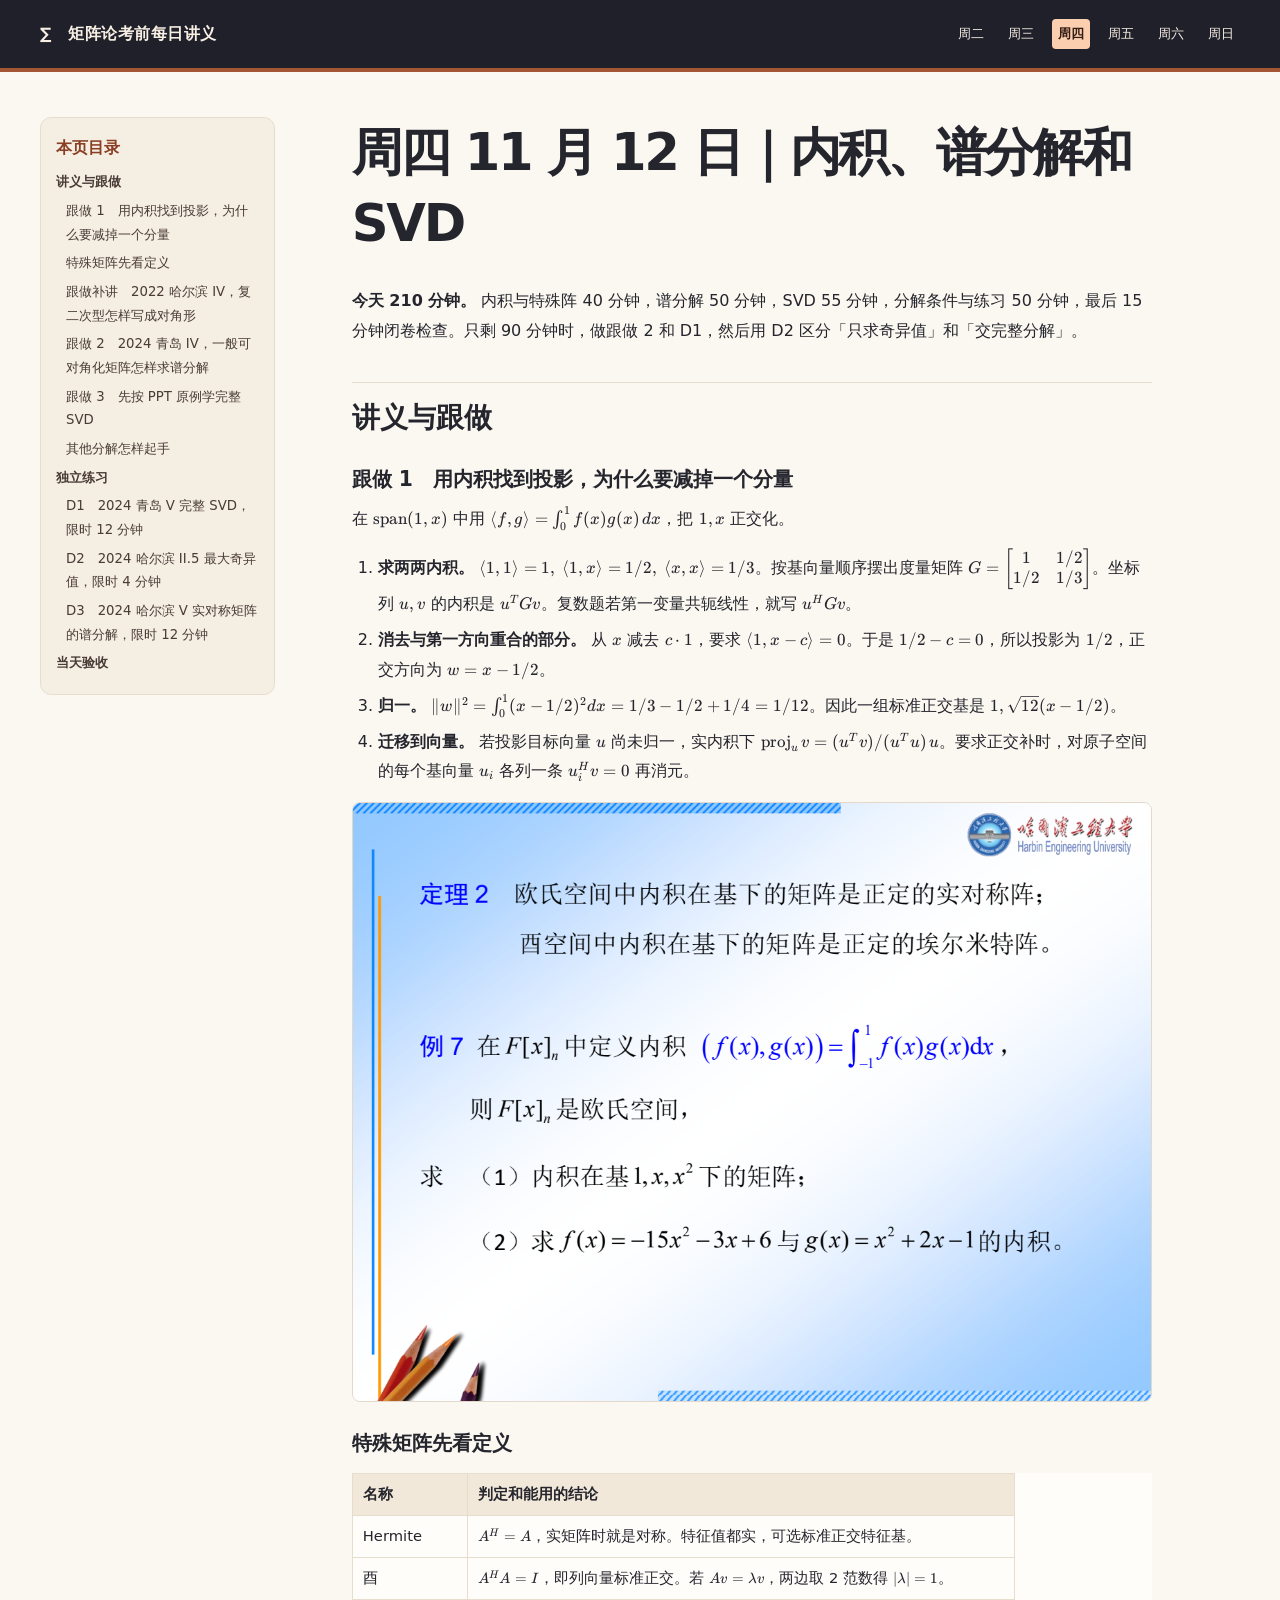
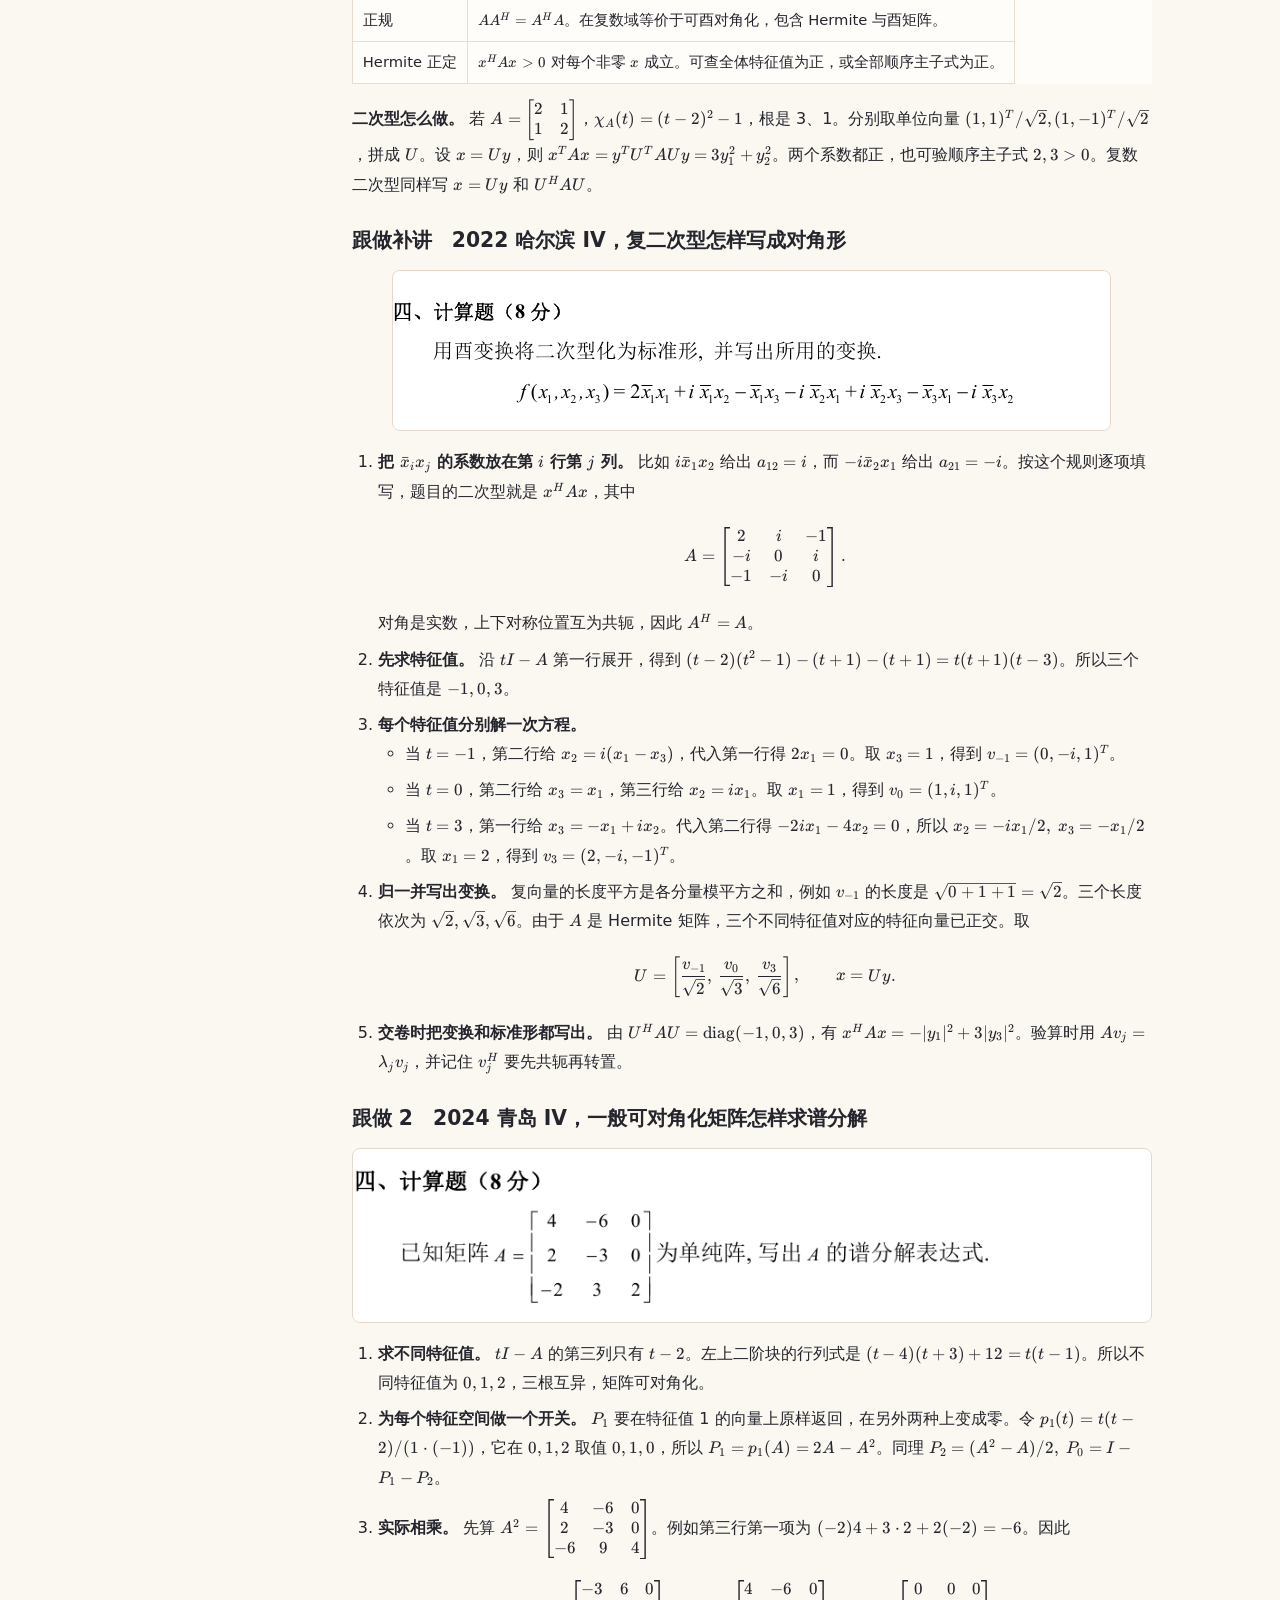
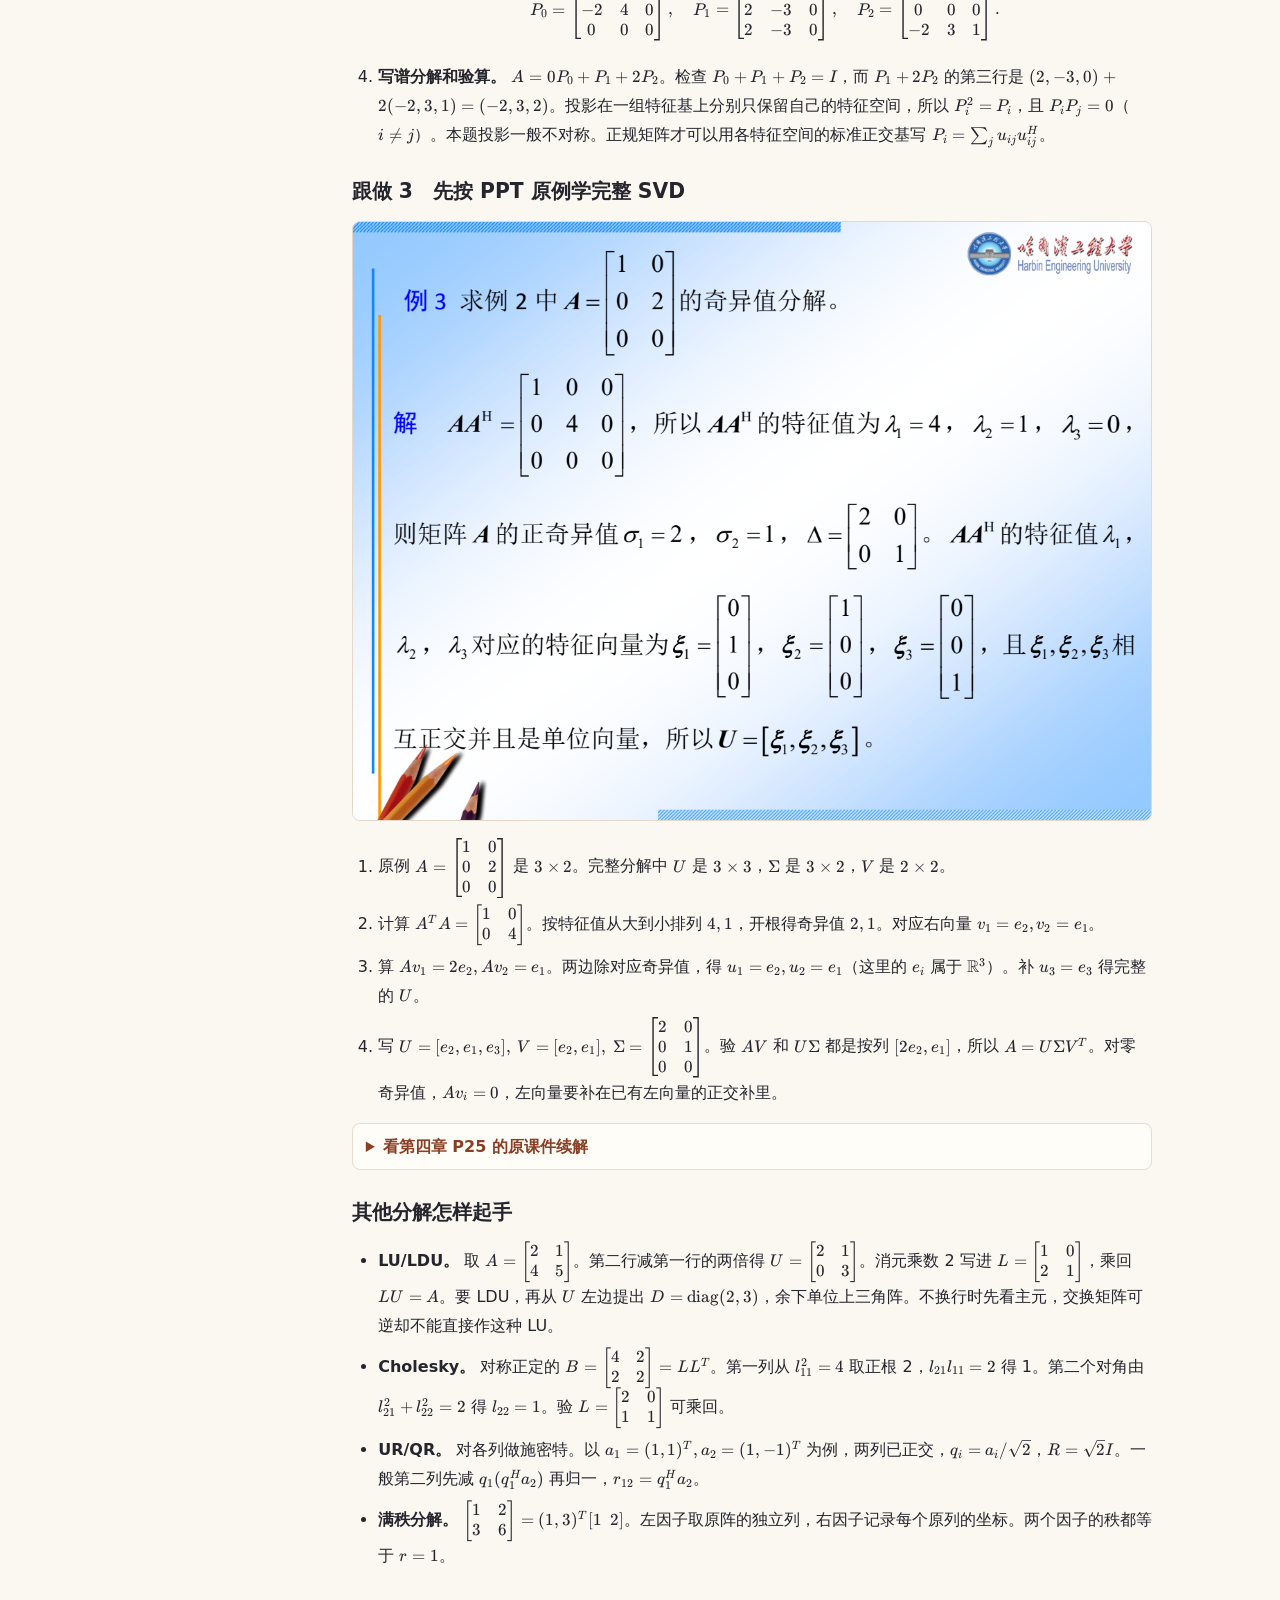
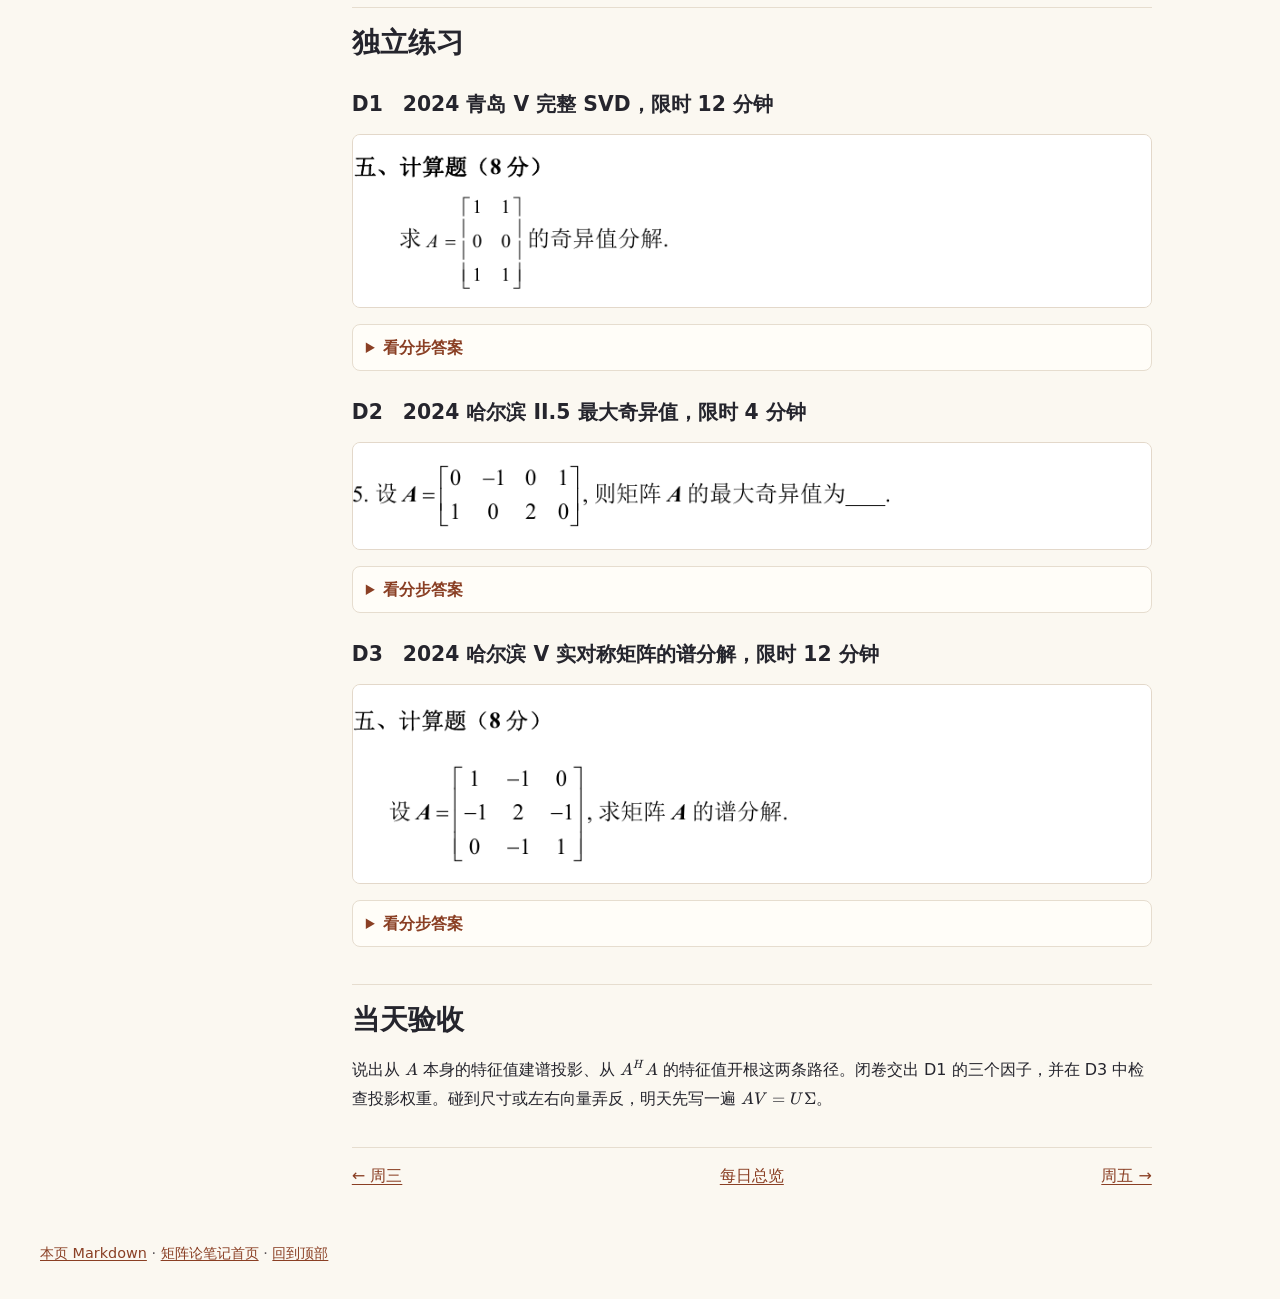
<file: daily/thursday.html>
<!doctype html>
<html lang="zh-CN"><head><meta charset="utf-8"><meta name="viewport" content="width=device-width,initial-scale=1"><title>周四 11 月 12 日｜内积、谱分解和 SVD｜矩阵论考前每日讲义</title><link rel="stylesheet" href="../course-assets/katex/katex.min.css"><link rel="stylesheet" href="../course-assets/reader.css"></head>
<body id="top"><a class="skip" href="#reading">跳到正文</a><header class="site-bar"><div class="shell"><a class="brand" href="index.html">∑　矩阵论考前每日讲义</a><nav aria-label="每日讲义"><a href="tuesday.html">周二</a><a href="wednesday.html">周三</a><a href="thursday.html" aria-current="page">周四</a><a href="friday.html">周五</a><a href="saturday.html">周六</a><a href="sunday.html">周日</a></nav></div></header><div class="shell layout"><aside class="toc" aria-label="页内目录"><p>本页目录</p><ul><li class="level-2"><a href="#讲义与跟做">讲义与跟做</a></li><li class="level-3"><a href="#跟做-1-用内积找到投影为什么要减掉一个分量">跟做 1　用内积找到投影，为什么要减掉一个分量</a></li><li class="level-3"><a href="#特殊矩阵先看定义">特殊矩阵先看定义</a></li><li class="level-3"><a href="#跟做补讲-2022-哈尔滨-iv复二次型怎样写成对角形">跟做补讲　2022 哈尔滨 IV，复二次型怎样写成对角形</a></li><li class="level-3"><a href="#跟做-2-2024-青岛-iv一般可对角化矩阵怎样求谱分解">跟做 2　2024 青岛 IV，一般可对角化矩阵怎样求谱分解</a></li><li class="level-3"><a href="#跟做-3-先按-ppt-原例学完整-svd">跟做 3　先按 PPT 原例学完整 SVD</a></li><li class="level-3"><a href="#其他分解怎样起手">其他分解怎样起手</a></li><li class="level-2"><a href="#独立练习">独立练习</a></li><li class="level-3"><a href="#d1-2024-青岛-v-完整-svd限时-12-分钟">D1　2024 青岛 V 完整 SVD，限时 12 分钟</a></li><li class="level-3"><a href="#d2-2024-哈尔滨-ii5-最大奇异值限时-4-分钟">D2　2024 哈尔滨 II.5 最大奇异值，限时 4 分钟</a></li><li class="level-3"><a href="#d3-2024-哈尔滨-v-实对称矩阵的谱分解限时-12-分钟">D3　2024 哈尔滨 V 实对称矩阵的谱分解，限时 12 分钟</a></li><li class="level-2"><a href="#当天验收">当天验收</a></li></ul></aside><main id="reading"><article><h1 id="周四-11-月-12-日内积谱分解和-svd">周四 11 月 12 日｜内积、谱分解和 SVD</h1>
<p><strong>今天 210 分钟。</strong> 内积与特殊阵 40 分钟，谱分解 50 分钟，SVD 55 分钟，分解条件与练习 50 分钟，最后 15 分钟闭卷检查。只剩 90 分钟时，做跟做 2 和 D1，然后用 D2 区分「只求奇异值」和「交完整分解」。</p>
<h2 id="讲义与跟做">讲义与跟做</h2>
<h3 id="跟做-1-用内积找到投影为什么要减掉一个分量">跟做 1　用内积找到投影，为什么要减掉一个分量</h3>
<p>在 <span class="katex"><span class="katex-mathml"><math xmlns="http://www.w3.org/1998/Math/MathML"><semantics><mrow><mi mathvariant="normal">span</mi><mo>⁡</mo><mo stretchy="false">(</mo><mn>1</mn><mo separator="true">,</mo><mi>x</mi><mo stretchy="false">)</mo></mrow><annotation encoding="application/x-tex">\operatorname{span}(1,x)</annotation></semantics></math></span><span class="katex-html" aria-hidden="true"><span class="base"><span class="strut" style="height:1em;vertical-align:-0.25em;"></span><span class="mop"><span class="mord mathrm">span</span></span><span class="mopen">(</span><span class="mord">1</span><span class="mpunct">,</span><span class="mspace" style="margin-right:0.1667em;"></span><span class="mord mathnormal">x</span><span class="mclose">)</span></span></span></span> 中用 <span class="katex"><span class="katex-mathml"><math xmlns="http://www.w3.org/1998/Math/MathML"><semantics><mrow><mo stretchy="false">⟨</mo><mi>f</mi><mo separator="true">,</mo><mi>g</mi><mo stretchy="false">⟩</mo><mo>=</mo><msubsup><mo>∫</mo><mn>0</mn><mn>1</mn></msubsup><mi>f</mi><mo stretchy="false">(</mo><mi>x</mi><mo stretchy="false">)</mo><mi>g</mi><mo stretchy="false">(</mo><mi>x</mi><mo stretchy="false">)</mo><mtext> </mtext><mi>d</mi><mi>x</mi></mrow><annotation encoding="application/x-tex">\langle f,g\rangle=\int_0^1 f(x)g(x)\,dx</annotation></semantics></math></span><span class="katex-html" aria-hidden="true"><span class="base"><span class="strut" style="height:1em;vertical-align:-0.25em;"></span><span class="mopen">⟨</span><span class="mord mathnormal" style="margin-right:0.10764em;">f</span><span class="mpunct">,</span><span class="mspace" style="margin-right:0.1667em;"></span><span class="mord mathnormal" style="margin-right:0.03588em;">g</span><span class="mclose">⟩</span><span class="mspace" style="margin-right:0.2778em;"></span><span class="mrel">=</span><span class="mspace" style="margin-right:0.2778em;"></span></span><span class="base"><span class="strut" style="height:1.3648em;vertical-align:-0.3558em;"></span><span class="mop"><span class="mop op-symbol small-op" style="margin-right:0.19445em;position:relative;top:-0.0006em;">∫</span><span class="msupsub"><span class="vlist-t vlist-t2"><span class="vlist-r"><span class="vlist" style="height:1.009em;"><span style="top:-2.3442em;margin-left:-0.1945em;margin-right:0.05em;"><span class="pstrut" style="height:2.7em;"></span><span class="sizing reset-size6 size3 mtight"><span class="mord mtight">0</span></span></span><span style="top:-3.2579em;margin-right:0.05em;"><span class="pstrut" style="height:2.7em;"></span><span class="sizing reset-size6 size3 mtight"><span class="mord mtight">1</span></span></span></span><span class="vlist-s">​</span></span><span class="vlist-r"><span class="vlist" style="height:0.3558em;"><span></span></span></span></span></span></span><span class="mspace" style="margin-right:0.1667em;"></span><span class="mord mathnormal" style="margin-right:0.10764em;">f</span><span class="mopen">(</span><span class="mord mathnormal">x</span><span class="mclose">)</span><span class="mord mathnormal" style="margin-right:0.03588em;">g</span><span class="mopen">(</span><span class="mord mathnormal">x</span><span class="mclose">)</span><span class="mspace" style="margin-right:0.1667em;"></span><span class="mord mathnormal">d</span><span class="mord mathnormal">x</span></span></span></span>，把 <span class="katex"><span class="katex-mathml"><math xmlns="http://www.w3.org/1998/Math/MathML"><semantics><mrow><mn>1</mn><mo separator="true">,</mo><mi>x</mi></mrow><annotation encoding="application/x-tex">1,x</annotation></semantics></math></span><span class="katex-html" aria-hidden="true"><span class="base"><span class="strut" style="height:0.8389em;vertical-align:-0.1944em;"></span><span class="mord">1</span><span class="mpunct">,</span><span class="mspace" style="margin-right:0.1667em;"></span><span class="mord mathnormal">x</span></span></span></span> 正交化。</p>
<ol>
<li><strong>求两两内积。</strong> <span class="katex"><span class="katex-mathml"><math xmlns="http://www.w3.org/1998/Math/MathML"><semantics><mrow><mo stretchy="false">⟨</mo><mn>1</mn><mo separator="true">,</mo><mn>1</mn><mo stretchy="false">⟩</mo><mo>=</mo><mn>1</mn><mo separator="true">,</mo><mtext> </mtext><mo stretchy="false">⟨</mo><mn>1</mn><mo separator="true">,</mo><mi>x</mi><mo stretchy="false">⟩</mo><mo>=</mo><mn>1</mn><mi mathvariant="normal">/</mi><mn>2</mn><mo separator="true">,</mo><mtext> </mtext><mo stretchy="false">⟨</mo><mi>x</mi><mo separator="true">,</mo><mi>x</mi><mo stretchy="false">⟩</mo><mo>=</mo><mn>1</mn><mi mathvariant="normal">/</mi><mn>3</mn></mrow><annotation encoding="application/x-tex">\langle1,1\rangle=1,\ \langle1,x\rangle=1/2,\ \langle x,x\rangle=1/3</annotation></semantics></math></span><span class="katex-html" aria-hidden="true"><span class="base"><span class="strut" style="height:1em;vertical-align:-0.25em;"></span><span class="mopen">⟨</span><span class="mord">1</span><span class="mpunct">,</span><span class="mspace" style="margin-right:0.1667em;"></span><span class="mord">1</span><span class="mclose">⟩</span><span class="mspace" style="margin-right:0.2778em;"></span><span class="mrel">=</span><span class="mspace" style="margin-right:0.2778em;"></span></span><span class="base"><span class="strut" style="height:1em;vertical-align:-0.25em;"></span><span class="mord">1</span><span class="mpunct">,</span><span class="mspace"> </span><span class="mspace" style="margin-right:0.1667em;"></span><span class="mopen">⟨</span><span class="mord">1</span><span class="mpunct">,</span><span class="mspace" style="margin-right:0.1667em;"></span><span class="mord mathnormal">x</span><span class="mclose">⟩</span><span class="mspace" style="margin-right:0.2778em;"></span><span class="mrel">=</span><span class="mspace" style="margin-right:0.2778em;"></span></span><span class="base"><span class="strut" style="height:1em;vertical-align:-0.25em;"></span><span class="mord">1/2</span><span class="mpunct">,</span><span class="mspace"> </span><span class="mspace" style="margin-right:0.1667em;"></span><span class="mopen">⟨</span><span class="mord mathnormal">x</span><span class="mpunct">,</span><span class="mspace" style="margin-right:0.1667em;"></span><span class="mord mathnormal">x</span><span class="mclose">⟩</span><span class="mspace" style="margin-right:0.2778em;"></span><span class="mrel">=</span><span class="mspace" style="margin-right:0.2778em;"></span></span><span class="base"><span class="strut" style="height:1em;vertical-align:-0.25em;"></span><span class="mord">1/3</span></span></span></span>。按基向量顺序摆出度量矩阵 <span class="katex"><span class="katex-mathml"><math xmlns="http://www.w3.org/1998/Math/MathML"><semantics><mrow><mi>G</mi><mo>=</mo><mrow><mo fence="true">[</mo><mtable rowspacing="0.16em" columnalign="center center" columnspacing="1em"><mtr><mtd><mstyle scriptlevel="0" displaystyle="false"><mn>1</mn></mstyle></mtd><mtd><mstyle scriptlevel="0" displaystyle="false"><mrow><mn>1</mn><mi mathvariant="normal">/</mi><mn>2</mn></mrow></mstyle></mtd></mtr><mtr><mtd><mstyle scriptlevel="0" displaystyle="false"><mrow><mn>1</mn><mi mathvariant="normal">/</mi><mn>2</mn></mrow></mstyle></mtd><mtd><mstyle scriptlevel="0" displaystyle="false"><mrow><mn>1</mn><mi mathvariant="normal">/</mi><mn>3</mn></mrow></mstyle></mtd></mtr></mtable><mo fence="true">]</mo></mrow></mrow><annotation encoding="application/x-tex">G=\begin{bmatrix}1&amp;1/2\\1/2&amp;1/3\end{bmatrix}</annotation></semantics></math></span><span class="katex-html" aria-hidden="true"><span class="base"><span class="strut" style="height:0.6833em;"></span><span class="mord mathnormal">G</span><span class="mspace" style="margin-right:0.2778em;"></span><span class="mrel">=</span><span class="mspace" style="margin-right:0.2778em;"></span></span><span class="base"><span class="strut" style="height:2.4em;vertical-align:-0.95em;"></span><span class="minner"><span class="mopen delimcenter" style="top:0em;"><span class="delimsizing size3">[</span></span><span class="mord"><span class="mtable"><span class="col-align-c"><span class="vlist-t vlist-t2"><span class="vlist-r"><span class="vlist" style="height:1.45em;"><span style="top:-3.61em;"><span class="pstrut" style="height:3em;"></span><span class="mord"><span class="mord">1</span></span></span><span style="top:-2.41em;"><span class="pstrut" style="height:3em;"></span><span class="mord"><span class="mord">1/2</span></span></span></span><span class="vlist-s">​</span></span><span class="vlist-r"><span class="vlist" style="height:0.95em;"><span></span></span></span></span></span><span class="arraycolsep" style="width:0.5em;"></span><span class="arraycolsep" style="width:0.5em;"></span><span class="col-align-c"><span class="vlist-t vlist-t2"><span class="vlist-r"><span class="vlist" style="height:1.45em;"><span style="top:-3.61em;"><span class="pstrut" style="height:3em;"></span><span class="mord"><span class="mord">1/2</span></span></span><span style="top:-2.41em;"><span class="pstrut" style="height:3em;"></span><span class="mord"><span class="mord">1/3</span></span></span></span><span class="vlist-s">​</span></span><span class="vlist-r"><span class="vlist" style="height:0.95em;"><span></span></span></span></span></span></span></span><span class="mclose delimcenter" style="top:0em;"><span class="delimsizing size3">]</span></span></span></span></span></span>。坐标列 <span class="katex"><span class="katex-mathml"><math xmlns="http://www.w3.org/1998/Math/MathML"><semantics><mrow><mi>u</mi><mo separator="true">,</mo><mi>v</mi></mrow><annotation encoding="application/x-tex">u,v</annotation></semantics></math></span><span class="katex-html" aria-hidden="true"><span class="base"><span class="strut" style="height:0.625em;vertical-align:-0.1944em;"></span><span class="mord mathnormal">u</span><span class="mpunct">,</span><span class="mspace" style="margin-right:0.1667em;"></span><span class="mord mathnormal" style="margin-right:0.03588em;">v</span></span></span></span> 的内积是 <span class="katex"><span class="katex-mathml"><math xmlns="http://www.w3.org/1998/Math/MathML"><semantics><mrow><msup><mi>u</mi><mi>T</mi></msup><mi>G</mi><mi>v</mi></mrow><annotation encoding="application/x-tex">u^TGv</annotation></semantics></math></span><span class="katex-html" aria-hidden="true"><span class="base"><span class="strut" style="height:0.8413em;"></span><span class="mord"><span class="mord mathnormal">u</span><span class="msupsub"><span class="vlist-t"><span class="vlist-r"><span class="vlist" style="height:0.8413em;"><span style="top:-3.063em;margin-right:0.05em;"><span class="pstrut" style="height:2.7em;"></span><span class="sizing reset-size6 size3 mtight"><span class="mord mathnormal mtight" style="margin-right:0.13889em;">T</span></span></span></span></span></span></span></span><span class="mord mathnormal">G</span><span class="mord mathnormal" style="margin-right:0.03588em;">v</span></span></span></span>。复数题若第一变量共轭线性，就写 <span class="katex"><span class="katex-mathml"><math xmlns="http://www.w3.org/1998/Math/MathML"><semantics><mrow><msup><mi>u</mi><mi>H</mi></msup><mi>G</mi><mi>v</mi></mrow><annotation encoding="application/x-tex">u^HGv</annotation></semantics></math></span><span class="katex-html" aria-hidden="true"><span class="base"><span class="strut" style="height:0.8413em;"></span><span class="mord"><span class="mord mathnormal">u</span><span class="msupsub"><span class="vlist-t"><span class="vlist-r"><span class="vlist" style="height:0.8413em;"><span style="top:-3.063em;margin-right:0.05em;"><span class="pstrut" style="height:2.7em;"></span><span class="sizing reset-size6 size3 mtight"><span class="mord mathnormal mtight" style="margin-right:0.08125em;">H</span></span></span></span></span></span></span></span><span class="mord mathnormal">G</span><span class="mord mathnormal" style="margin-right:0.03588em;">v</span></span></span></span>。</li>
<li><strong>消去与第一方向重合的部分。</strong> 从 <span class="katex"><span class="katex-mathml"><math xmlns="http://www.w3.org/1998/Math/MathML"><semantics><mrow><mi>x</mi></mrow><annotation encoding="application/x-tex">x</annotation></semantics></math></span><span class="katex-html" aria-hidden="true"><span class="base"><span class="strut" style="height:0.4306em;"></span><span class="mord mathnormal">x</span></span></span></span> 减去 <span class="katex"><span class="katex-mathml"><math xmlns="http://www.w3.org/1998/Math/MathML"><semantics><mrow><mi>c</mi><mo>⋅</mo><mn>1</mn></mrow><annotation encoding="application/x-tex">c\cdot1</annotation></semantics></math></span><span class="katex-html" aria-hidden="true"><span class="base"><span class="strut" style="height:0.4445em;"></span><span class="mord mathnormal">c</span><span class="mspace" style="margin-right:0.2222em;"></span><span class="mbin">⋅</span><span class="mspace" style="margin-right:0.2222em;"></span></span><span class="base"><span class="strut" style="height:0.6444em;"></span><span class="mord">1</span></span></span></span>，要求 <span class="katex"><span class="katex-mathml"><math xmlns="http://www.w3.org/1998/Math/MathML"><semantics><mrow><mo stretchy="false">⟨</mo><mn>1</mn><mo separator="true">,</mo><mi>x</mi><mo>−</mo><mi>c</mi><mo stretchy="false">⟩</mo><mo>=</mo><mn>0</mn></mrow><annotation encoding="application/x-tex">\langle1,x-c\rangle=0</annotation></semantics></math></span><span class="katex-html" aria-hidden="true"><span class="base"><span class="strut" style="height:1em;vertical-align:-0.25em;"></span><span class="mopen">⟨</span><span class="mord">1</span><span class="mpunct">,</span><span class="mspace" style="margin-right:0.1667em;"></span><span class="mord mathnormal">x</span><span class="mspace" style="margin-right:0.2222em;"></span><span class="mbin">−</span><span class="mspace" style="margin-right:0.2222em;"></span></span><span class="base"><span class="strut" style="height:1em;vertical-align:-0.25em;"></span><span class="mord mathnormal">c</span><span class="mclose">⟩</span><span class="mspace" style="margin-right:0.2778em;"></span><span class="mrel">=</span><span class="mspace" style="margin-right:0.2778em;"></span></span><span class="base"><span class="strut" style="height:0.6444em;"></span><span class="mord">0</span></span></span></span>。于是 <span class="katex"><span class="katex-mathml"><math xmlns="http://www.w3.org/1998/Math/MathML"><semantics><mrow><mn>1</mn><mi mathvariant="normal">/</mi><mn>2</mn><mo>−</mo><mi>c</mi><mo>=</mo><mn>0</mn></mrow><annotation encoding="application/x-tex">1/2-c=0</annotation></semantics></math></span><span class="katex-html" aria-hidden="true"><span class="base"><span class="strut" style="height:1em;vertical-align:-0.25em;"></span><span class="mord">1/2</span><span class="mspace" style="margin-right:0.2222em;"></span><span class="mbin">−</span><span class="mspace" style="margin-right:0.2222em;"></span></span><span class="base"><span class="strut" style="height:0.4306em;"></span><span class="mord mathnormal">c</span><span class="mspace" style="margin-right:0.2778em;"></span><span class="mrel">=</span><span class="mspace" style="margin-right:0.2778em;"></span></span><span class="base"><span class="strut" style="height:0.6444em;"></span><span class="mord">0</span></span></span></span>，所以投影为 <span class="katex"><span class="katex-mathml"><math xmlns="http://www.w3.org/1998/Math/MathML"><semantics><mrow><mn>1</mn><mi mathvariant="normal">/</mi><mn>2</mn></mrow><annotation encoding="application/x-tex">1/2</annotation></semantics></math></span><span class="katex-html" aria-hidden="true"><span class="base"><span class="strut" style="height:1em;vertical-align:-0.25em;"></span><span class="mord">1/2</span></span></span></span>，正交方向为 <span class="katex"><span class="katex-mathml"><math xmlns="http://www.w3.org/1998/Math/MathML"><semantics><mrow><mi>w</mi><mo>=</mo><mi>x</mi><mo>−</mo><mn>1</mn><mi mathvariant="normal">/</mi><mn>2</mn></mrow><annotation encoding="application/x-tex">w=x-1/2</annotation></semantics></math></span><span class="katex-html" aria-hidden="true"><span class="base"><span class="strut" style="height:0.4306em;"></span><span class="mord mathnormal" style="margin-right:0.02691em;">w</span><span class="mspace" style="margin-right:0.2778em;"></span><span class="mrel">=</span><span class="mspace" style="margin-right:0.2778em;"></span></span><span class="base"><span class="strut" style="height:0.6667em;vertical-align:-0.0833em;"></span><span class="mord mathnormal">x</span><span class="mspace" style="margin-right:0.2222em;"></span><span class="mbin">−</span><span class="mspace" style="margin-right:0.2222em;"></span></span><span class="base"><span class="strut" style="height:1em;vertical-align:-0.25em;"></span><span class="mord">1/2</span></span></span></span>。</li>
<li><strong>归一。</strong> <span class="katex"><span class="katex-mathml"><math xmlns="http://www.w3.org/1998/Math/MathML"><semantics><mrow><mi mathvariant="normal">∥</mi><mi>w</mi><msup><mi mathvariant="normal">∥</mi><mn>2</mn></msup><mo>=</mo><msubsup><mo>∫</mo><mn>0</mn><mn>1</mn></msubsup><mo stretchy="false">(</mo><mi>x</mi><mo>−</mo><mn>1</mn><mi mathvariant="normal">/</mi><mn>2</mn><msup><mo stretchy="false">)</mo><mn>2</mn></msup><mi>d</mi><mi>x</mi><mo>=</mo><mn>1</mn><mi mathvariant="normal">/</mi><mn>3</mn><mo>−</mo><mn>1</mn><mi mathvariant="normal">/</mi><mn>2</mn><mo>+</mo><mn>1</mn><mi mathvariant="normal">/</mi><mn>4</mn><mo>=</mo><mn>1</mn><mi mathvariant="normal">/</mi><mn>12</mn></mrow><annotation encoding="application/x-tex">\|w\|^2=\int_0^1(x-1/2)^2dx=1/3-1/2+1/4=1/12</annotation></semantics></math></span><span class="katex-html" aria-hidden="true"><span class="base"><span class="strut" style="height:1.0641em;vertical-align:-0.25em;"></span><span class="mord">∥</span><span class="mord mathnormal" style="margin-right:0.02691em;">w</span><span class="mord"><span class="mord">∥</span><span class="msupsub"><span class="vlist-t"><span class="vlist-r"><span class="vlist" style="height:0.8141em;"><span style="top:-3.063em;margin-right:0.05em;"><span class="pstrut" style="height:2.7em;"></span><span class="sizing reset-size6 size3 mtight"><span class="mord mtight">2</span></span></span></span></span></span></span></span><span class="mspace" style="margin-right:0.2778em;"></span><span class="mrel">=</span><span class="mspace" style="margin-right:0.2778em;"></span></span><span class="base"><span class="strut" style="height:1.3648em;vertical-align:-0.3558em;"></span><span class="mop"><span class="mop op-symbol small-op" style="margin-right:0.19445em;position:relative;top:-0.0006em;">∫</span><span class="msupsub"><span class="vlist-t vlist-t2"><span class="vlist-r"><span class="vlist" style="height:1.009em;"><span style="top:-2.3442em;margin-left:-0.1945em;margin-right:0.05em;"><span class="pstrut" style="height:2.7em;"></span><span class="sizing reset-size6 size3 mtight"><span class="mord mtight">0</span></span></span><span style="top:-3.2579em;margin-right:0.05em;"><span class="pstrut" style="height:2.7em;"></span><span class="sizing reset-size6 size3 mtight"><span class="mord mtight">1</span></span></span></span><span class="vlist-s">​</span></span><span class="vlist-r"><span class="vlist" style="height:0.3558em;"><span></span></span></span></span></span></span><span class="mopen">(</span><span class="mord mathnormal">x</span><span class="mspace" style="margin-right:0.2222em;"></span><span class="mbin">−</span><span class="mspace" style="margin-right:0.2222em;"></span></span><span class="base"><span class="strut" style="height:1.0641em;vertical-align:-0.25em;"></span><span class="mord">1/2</span><span class="mclose"><span class="mclose">)</span><span class="msupsub"><span class="vlist-t"><span class="vlist-r"><span class="vlist" style="height:0.8141em;"><span style="top:-3.063em;margin-right:0.05em;"><span class="pstrut" style="height:2.7em;"></span><span class="sizing reset-size6 size3 mtight"><span class="mord mtight">2</span></span></span></span></span></span></span></span><span class="mord mathnormal">d</span><span class="mord mathnormal">x</span><span class="mspace" style="margin-right:0.2778em;"></span><span class="mrel">=</span><span class="mspace" style="margin-right:0.2778em;"></span></span><span class="base"><span class="strut" style="height:1em;vertical-align:-0.25em;"></span><span class="mord">1/3</span><span class="mspace" style="margin-right:0.2222em;"></span><span class="mbin">−</span><span class="mspace" style="margin-right:0.2222em;"></span></span><span class="base"><span class="strut" style="height:1em;vertical-align:-0.25em;"></span><span class="mord">1/2</span><span class="mspace" style="margin-right:0.2222em;"></span><span class="mbin">+</span><span class="mspace" style="margin-right:0.2222em;"></span></span><span class="base"><span class="strut" style="height:1em;vertical-align:-0.25em;"></span><span class="mord">1/4</span><span class="mspace" style="margin-right:0.2778em;"></span><span class="mrel">=</span><span class="mspace" style="margin-right:0.2778em;"></span></span><span class="base"><span class="strut" style="height:1em;vertical-align:-0.25em;"></span><span class="mord">1/12</span></span></span></span>。因此一组标准正交基是 <span class="katex"><span class="katex-mathml"><math xmlns="http://www.w3.org/1998/Math/MathML"><semantics><mrow><mn>1</mn><mo separator="true">,</mo><msqrt><mn>12</mn></msqrt><mo stretchy="false">(</mo><mi>x</mi><mo>−</mo><mn>1</mn><mi mathvariant="normal">/</mi><mn>2</mn><mo stretchy="false">)</mo></mrow><annotation encoding="application/x-tex">1,\sqrt{12}(x-1/2)</annotation></semantics></math></span><span class="katex-html" aria-hidden="true"><span class="base"><span class="strut" style="height:1.1572em;vertical-align:-0.25em;"></span><span class="mord">1</span><span class="mpunct">,</span><span class="mspace" style="margin-right:0.1667em;"></span><span class="mord sqrt"><span class="vlist-t vlist-t2"><span class="vlist-r"><span class="vlist" style="height:0.9072em;"><span class="svg-align" style="top:-3em;"><span class="pstrut" style="height:3em;"></span><span class="mord" style="padding-left:0.833em;"><span class="mord">12</span></span></span><span style="top:-2.8672em;"><span class="pstrut" style="height:3em;"></span><span class="hide-tail" style="min-width:0.853em;height:1.08em;"><svg xmlns="http://www.w3.org/2000/svg" width="400em" height="1.08em" viewBox="0 0 400000 1080" preserveAspectRatio="xMinYMin slice"><path d="M95,702
c-2.7,0,-7.17,-2.7,-13.5,-8c-5.8,-5.3,-9.5,-10,-9.5,-14
c0,-2,0.3,-3.3,1,-4c1.3,-2.7,23.83,-20.7,67.5,-54
c44.2,-33.3,65.8,-50.3,66.5,-51c1.3,-1.3,3,-2,5,-2c4.7,0,8.7,3.3,12,10
s173,378,173,378c0.7,0,35.3,-71,104,-213c68.7,-142,137.5,-285,206.5,-429
c69,-144,104.5,-217.7,106.5,-221
l0 -0
c5.3,-9.3,12,-14,20,-14
H400000v40H845.2724
s-225.272,467,-225.272,467s-235,486,-235,486c-2.7,4.7,-9,7,-19,7
c-6,0,-10,-1,-12,-3s-194,-422,-194,-422s-65,47,-65,47z
M834 80h400000v40h-400000z"/></svg></span></span></span><span class="vlist-s">​</span></span><span class="vlist-r"><span class="vlist" style="height:0.1328em;"><span></span></span></span></span></span><span class="mopen">(</span><span class="mord mathnormal">x</span><span class="mspace" style="margin-right:0.2222em;"></span><span class="mbin">−</span><span class="mspace" style="margin-right:0.2222em;"></span></span><span class="base"><span class="strut" style="height:1em;vertical-align:-0.25em;"></span><span class="mord">1/2</span><span class="mclose">)</span></span></span></span>。</li>
<li><strong>迁移到向量。</strong> 若投影目标向量 <span class="katex"><span class="katex-mathml"><math xmlns="http://www.w3.org/1998/Math/MathML"><semantics><mrow><mi>u</mi></mrow><annotation encoding="application/x-tex">u</annotation></semantics></math></span><span class="katex-html" aria-hidden="true"><span class="base"><span class="strut" style="height:0.4306em;"></span><span class="mord mathnormal">u</span></span></span></span> 尚未归一，实内积下 <span class="katex"><span class="katex-mathml"><math xmlns="http://www.w3.org/1998/Math/MathML"><semantics><mrow><msub><mrow><mi mathvariant="normal">proj</mi><mo>⁡</mo></mrow><mi>u</mi></msub><mi>v</mi><mo>=</mo><mo stretchy="false">(</mo><msup><mi>u</mi><mi>T</mi></msup><mi>v</mi><mo stretchy="false">)</mo><mi mathvariant="normal">/</mi><mo stretchy="false">(</mo><msup><mi>u</mi><mi>T</mi></msup><mi>u</mi><mo stretchy="false">)</mo><mtext> </mtext><mi>u</mi></mrow><annotation encoding="application/x-tex">\operatorname{proj}_u v=(u^Tv)/(u^Tu)\,u</annotation></semantics></math></span><span class="katex-html" aria-hidden="true"><span class="base"><span class="strut" style="height:0.912em;vertical-align:-0.2441em;"></span><span class="mop"><span class="mop"><span class="mord mathrm">proj</span></span><span class="msupsub"><span class="vlist-t vlist-t2"><span class="vlist-r"><span class="vlist" style="height:0.0573em;"><span style="top:-2.4559em;margin-right:0.05em;"><span class="pstrut" style="height:2.7em;"></span><span class="sizing reset-size6 size3 mtight"><span class="mord mathnormal mtight">u</span></span></span></span><span class="vlist-s">​</span></span><span class="vlist-r"><span class="vlist" style="height:0.2441em;"><span></span></span></span></span></span></span><span class="mspace" style="margin-right:0.1667em;"></span><span class="mord mathnormal" style="margin-right:0.03588em;">v</span><span class="mspace" style="margin-right:0.2778em;"></span><span class="mrel">=</span><span class="mspace" style="margin-right:0.2778em;"></span></span><span class="base"><span class="strut" style="height:1.0913em;vertical-align:-0.25em;"></span><span class="mopen">(</span><span class="mord"><span class="mord mathnormal">u</span><span class="msupsub"><span class="vlist-t"><span class="vlist-r"><span class="vlist" style="height:0.8413em;"><span style="top:-3.063em;margin-right:0.05em;"><span class="pstrut" style="height:2.7em;"></span><span class="sizing reset-size6 size3 mtight"><span class="mord mathnormal mtight" style="margin-right:0.13889em;">T</span></span></span></span></span></span></span></span><span class="mord mathnormal" style="margin-right:0.03588em;">v</span><span class="mclose">)</span><span class="mord">/</span><span class="mopen">(</span><span class="mord"><span class="mord mathnormal">u</span><span class="msupsub"><span class="vlist-t"><span class="vlist-r"><span class="vlist" style="height:0.8413em;"><span style="top:-3.063em;margin-right:0.05em;"><span class="pstrut" style="height:2.7em;"></span><span class="sizing reset-size6 size3 mtight"><span class="mord mathnormal mtight" style="margin-right:0.13889em;">T</span></span></span></span></span></span></span></span><span class="mord mathnormal">u</span><span class="mclose">)</span><span class="mspace" style="margin-right:0.1667em;"></span><span class="mord mathnormal">u</span></span></span></span>。要求正交补时，对原子空间的每个基向量 <span class="katex"><span class="katex-mathml"><math xmlns="http://www.w3.org/1998/Math/MathML"><semantics><mrow><msub><mi>u</mi><mi>i</mi></msub></mrow><annotation encoding="application/x-tex">u_i</annotation></semantics></math></span><span class="katex-html" aria-hidden="true"><span class="base"><span class="strut" style="height:0.5806em;vertical-align:-0.15em;"></span><span class="mord"><span class="mord mathnormal">u</span><span class="msupsub"><span class="vlist-t vlist-t2"><span class="vlist-r"><span class="vlist" style="height:0.3117em;"><span style="top:-2.55em;margin-left:0em;margin-right:0.05em;"><span class="pstrut" style="height:2.7em;"></span><span class="sizing reset-size6 size3 mtight"><span class="mord mathnormal mtight">i</span></span></span></span><span class="vlist-s">​</span></span><span class="vlist-r"><span class="vlist" style="height:0.15em;"><span></span></span></span></span></span></span></span></span></span> 各列一条 <span class="katex"><span class="katex-mathml"><math xmlns="http://www.w3.org/1998/Math/MathML"><semantics><mrow><msubsup><mi>u</mi><mi>i</mi><mi>H</mi></msubsup><mi>v</mi><mo>=</mo><mn>0</mn></mrow><annotation encoding="application/x-tex">u_i^Hv=0</annotation></semantics></math></span><span class="katex-html" aria-hidden="true"><span class="base"><span class="strut" style="height:1.1em;vertical-align:-0.2587em;"></span><span class="mord"><span class="mord mathnormal">u</span><span class="msupsub"><span class="vlist-t vlist-t2"><span class="vlist-r"><span class="vlist" style="height:0.8413em;"><span style="top:-2.4413em;margin-left:0em;margin-right:0.05em;"><span class="pstrut" style="height:2.7em;"></span><span class="sizing reset-size6 size3 mtight"><span class="mord mathnormal mtight">i</span></span></span><span style="top:-3.063em;margin-right:0.05em;"><span class="pstrut" style="height:2.7em;"></span><span class="sizing reset-size6 size3 mtight"><span class="mord mathnormal mtight" style="margin-right:0.08125em;">H</span></span></span></span><span class="vlist-s">​</span></span><span class="vlist-r"><span class="vlist" style="height:0.2587em;"><span></span></span></span></span></span></span><span class="mord mathnormal" style="margin-right:0.03588em;">v</span><span class="mspace" style="margin-right:0.2778em;"></span><span class="mrel">=</span><span class="mspace" style="margin-right:0.2778em;"></span></span><span class="base"><span class="strut" style="height:0.6444em;"></span><span class="mord">0</span></span></span></span> 再消元。</li>
</ol>
<p><img loading="lazy" decoding="async" src="../course-assets/ppt-pages/1b-10.webp" alt="第一章内积 PPT 原例"></p>
<h3 id="特殊矩阵先看定义">特殊矩阵先看定义</h3>
<table>
<thead>
<tr>
<th>名称</th>
<th>判定和能用的结论</th>
</tr>
</thead>
<tbody><tr>
<td>Hermite</td>
<td><span class="katex"><span class="katex-mathml"><math xmlns="http://www.w3.org/1998/Math/MathML"><semantics><mrow><msup><mi>A</mi><mi>H</mi></msup><mo>=</mo><mi>A</mi></mrow><annotation encoding="application/x-tex">A^H=A</annotation></semantics></math></span><span class="katex-html" aria-hidden="true"><span class="base"><span class="strut" style="height:0.8413em;"></span><span class="mord"><span class="mord mathnormal">A</span><span class="msupsub"><span class="vlist-t"><span class="vlist-r"><span class="vlist" style="height:0.8413em;"><span style="top:-3.063em;margin-right:0.05em;"><span class="pstrut" style="height:2.7em;"></span><span class="sizing reset-size6 size3 mtight"><span class="mord mathnormal mtight" style="margin-right:0.08125em;">H</span></span></span></span></span></span></span></span><span class="mspace" style="margin-right:0.2778em;"></span><span class="mrel">=</span><span class="mspace" style="margin-right:0.2778em;"></span></span><span class="base"><span class="strut" style="height:0.6833em;"></span><span class="mord mathnormal">A</span></span></span></span>，实矩阵时就是对称。特征值都实，可选标准正交特征基。</td>
</tr>
<tr>
<td>酉</td>
<td><span class="katex"><span class="katex-mathml"><math xmlns="http://www.w3.org/1998/Math/MathML"><semantics><mrow><msup><mi>A</mi><mi>H</mi></msup><mi>A</mi><mo>=</mo><mi>I</mi></mrow><annotation encoding="application/x-tex">A^HA=I</annotation></semantics></math></span><span class="katex-html" aria-hidden="true"><span class="base"><span class="strut" style="height:0.8413em;"></span><span class="mord"><span class="mord mathnormal">A</span><span class="msupsub"><span class="vlist-t"><span class="vlist-r"><span class="vlist" style="height:0.8413em;"><span style="top:-3.063em;margin-right:0.05em;"><span class="pstrut" style="height:2.7em;"></span><span class="sizing reset-size6 size3 mtight"><span class="mord mathnormal mtight" style="margin-right:0.08125em;">H</span></span></span></span></span></span></span></span><span class="mord mathnormal">A</span><span class="mspace" style="margin-right:0.2778em;"></span><span class="mrel">=</span><span class="mspace" style="margin-right:0.2778em;"></span></span><span class="base"><span class="strut" style="height:0.6833em;"></span><span class="mord mathnormal" style="margin-right:0.07847em;">I</span></span></span></span>，即列向量标准正交。若 <span class="katex"><span class="katex-mathml"><math xmlns="http://www.w3.org/1998/Math/MathML"><semantics><mrow><mi>A</mi><mi>v</mi><mo>=</mo><mi>λ</mi><mi>v</mi></mrow><annotation encoding="application/x-tex">Av=\lambda v</annotation></semantics></math></span><span class="katex-html" aria-hidden="true"><span class="base"><span class="strut" style="height:0.6833em;"></span><span class="mord mathnormal">A</span><span class="mord mathnormal" style="margin-right:0.03588em;">v</span><span class="mspace" style="margin-right:0.2778em;"></span><span class="mrel">=</span><span class="mspace" style="margin-right:0.2778em;"></span></span><span class="base"><span class="strut" style="height:0.6944em;"></span><span class="mord mathnormal">λ</span><span class="mord mathnormal" style="margin-right:0.03588em;">v</span></span></span></span>，两边取 2 范数得 <span class="katex"><span class="katex-mathml"><math xmlns="http://www.w3.org/1998/Math/MathML"><semantics><mrow><mi mathvariant="normal">∣</mi><mi>λ</mi><mi mathvariant="normal">∣</mi><mo>=</mo><mn>1</mn></mrow><annotation encoding="application/x-tex">|\lambda|=1</annotation></semantics></math></span><span class="katex-html" aria-hidden="true"><span class="base"><span class="strut" style="height:1em;vertical-align:-0.25em;"></span><span class="mord">∣</span><span class="mord mathnormal">λ</span><span class="mord">∣</span><span class="mspace" style="margin-right:0.2778em;"></span><span class="mrel">=</span><span class="mspace" style="margin-right:0.2778em;"></span></span><span class="base"><span class="strut" style="height:0.6444em;"></span><span class="mord">1</span></span></span></span>。</td>
</tr>
<tr>
<td>正规</td>
<td><span class="katex"><span class="katex-mathml"><math xmlns="http://www.w3.org/1998/Math/MathML"><semantics><mrow><mi>A</mi><msup><mi>A</mi><mi>H</mi></msup><mo>=</mo><msup><mi>A</mi><mi>H</mi></msup><mi>A</mi></mrow><annotation encoding="application/x-tex">AA^H=A^HA</annotation></semantics></math></span><span class="katex-html" aria-hidden="true"><span class="base"><span class="strut" style="height:0.8413em;"></span><span class="mord mathnormal">A</span><span class="mord"><span class="mord mathnormal">A</span><span class="msupsub"><span class="vlist-t"><span class="vlist-r"><span class="vlist" style="height:0.8413em;"><span style="top:-3.063em;margin-right:0.05em;"><span class="pstrut" style="height:2.7em;"></span><span class="sizing reset-size6 size3 mtight"><span class="mord mathnormal mtight" style="margin-right:0.08125em;">H</span></span></span></span></span></span></span></span><span class="mspace" style="margin-right:0.2778em;"></span><span class="mrel">=</span><span class="mspace" style="margin-right:0.2778em;"></span></span><span class="base"><span class="strut" style="height:0.8413em;"></span><span class="mord"><span class="mord mathnormal">A</span><span class="msupsub"><span class="vlist-t"><span class="vlist-r"><span class="vlist" style="height:0.8413em;"><span style="top:-3.063em;margin-right:0.05em;"><span class="pstrut" style="height:2.7em;"></span><span class="sizing reset-size6 size3 mtight"><span class="mord mathnormal mtight" style="margin-right:0.08125em;">H</span></span></span></span></span></span></span></span><span class="mord mathnormal">A</span></span></span></span>。在复数域等价于可酉对角化，包含 Hermite 与酉矩阵。</td>
</tr>
<tr>
<td>Hermite 正定</td>
<td><span class="katex"><span class="katex-mathml"><math xmlns="http://www.w3.org/1998/Math/MathML"><semantics><mrow><msup><mi>x</mi><mi>H</mi></msup><mi>A</mi><mi>x</mi><mo>&gt;</mo><mn>0</mn></mrow><annotation encoding="application/x-tex">x^HAx&gt;0</annotation></semantics></math></span><span class="katex-html" aria-hidden="true"><span class="base"><span class="strut" style="height:0.8804em;vertical-align:-0.0391em;"></span><span class="mord"><span class="mord mathnormal">x</span><span class="msupsub"><span class="vlist-t"><span class="vlist-r"><span class="vlist" style="height:0.8413em;"><span style="top:-3.063em;margin-right:0.05em;"><span class="pstrut" style="height:2.7em;"></span><span class="sizing reset-size6 size3 mtight"><span class="mord mathnormal mtight" style="margin-right:0.08125em;">H</span></span></span></span></span></span></span></span><span class="mord mathnormal">A</span><span class="mord mathnormal">x</span><span class="mspace" style="margin-right:0.2778em;"></span><span class="mrel">&gt;</span><span class="mspace" style="margin-right:0.2778em;"></span></span><span class="base"><span class="strut" style="height:0.6444em;"></span><span class="mord">0</span></span></span></span> 对每个非零 <span class="katex"><span class="katex-mathml"><math xmlns="http://www.w3.org/1998/Math/MathML"><semantics><mrow><mi>x</mi></mrow><annotation encoding="application/x-tex">x</annotation></semantics></math></span><span class="katex-html" aria-hidden="true"><span class="base"><span class="strut" style="height:0.4306em;"></span><span class="mord mathnormal">x</span></span></span></span> 成立。可查全体特征值为正，或全部顺序主子式为正。</td>
</tr>
</tbody></table>
<p><strong>二次型怎么做。</strong> 若 <span class="katex"><span class="katex-mathml"><math xmlns="http://www.w3.org/1998/Math/MathML"><semantics><mrow><mi>A</mi><mo>=</mo><mrow><mo fence="true">[</mo><mtable rowspacing="0.16em" columnalign="center center" columnspacing="1em"><mtr><mtd><mstyle scriptlevel="0" displaystyle="false"><mn>2</mn></mstyle></mtd><mtd><mstyle scriptlevel="0" displaystyle="false"><mn>1</mn></mstyle></mtd></mtr><mtr><mtd><mstyle scriptlevel="0" displaystyle="false"><mn>1</mn></mstyle></mtd><mtd><mstyle scriptlevel="0" displaystyle="false"><mn>2</mn></mstyle></mtd></mtr></mtable><mo fence="true">]</mo></mrow></mrow><annotation encoding="application/x-tex">A=\begin{bmatrix}2&amp;1\\1&amp;2\end{bmatrix}</annotation></semantics></math></span><span class="katex-html" aria-hidden="true"><span class="base"><span class="strut" style="height:0.6833em;"></span><span class="mord mathnormal">A</span><span class="mspace" style="margin-right:0.2778em;"></span><span class="mrel">=</span><span class="mspace" style="margin-right:0.2778em;"></span></span><span class="base"><span class="strut" style="height:2.4em;vertical-align:-0.95em;"></span><span class="minner"><span class="mopen delimcenter" style="top:0em;"><span class="delimsizing size3">[</span></span><span class="mord"><span class="mtable"><span class="col-align-c"><span class="vlist-t vlist-t2"><span class="vlist-r"><span class="vlist" style="height:1.45em;"><span style="top:-3.61em;"><span class="pstrut" style="height:3em;"></span><span class="mord"><span class="mord">2</span></span></span><span style="top:-2.41em;"><span class="pstrut" style="height:3em;"></span><span class="mord"><span class="mord">1</span></span></span></span><span class="vlist-s">​</span></span><span class="vlist-r"><span class="vlist" style="height:0.95em;"><span></span></span></span></span></span><span class="arraycolsep" style="width:0.5em;"></span><span class="arraycolsep" style="width:0.5em;"></span><span class="col-align-c"><span class="vlist-t vlist-t2"><span class="vlist-r"><span class="vlist" style="height:1.45em;"><span style="top:-3.61em;"><span class="pstrut" style="height:3em;"></span><span class="mord"><span class="mord">1</span></span></span><span style="top:-2.41em;"><span class="pstrut" style="height:3em;"></span><span class="mord"><span class="mord">2</span></span></span></span><span class="vlist-s">​</span></span><span class="vlist-r"><span class="vlist" style="height:0.95em;"><span></span></span></span></span></span></span></span><span class="mclose delimcenter" style="top:0em;"><span class="delimsizing size3">]</span></span></span></span></span></span>，<span class="katex"><span class="katex-mathml"><math xmlns="http://www.w3.org/1998/Math/MathML"><semantics><mrow><msub><mi>χ</mi><mi>A</mi></msub><mo stretchy="false">(</mo><mi>t</mi><mo stretchy="false">)</mo><mo>=</mo><mo stretchy="false">(</mo><mi>t</mi><mo>−</mo><mn>2</mn><msup><mo stretchy="false">)</mo><mn>2</mn></msup><mo>−</mo><mn>1</mn></mrow><annotation encoding="application/x-tex">\chi_A(t)=(t-2)^2-1</annotation></semantics></math></span><span class="katex-html" aria-hidden="true"><span class="base"><span class="strut" style="height:1em;vertical-align:-0.25em;"></span><span class="mord"><span class="mord mathnormal">χ</span><span class="msupsub"><span class="vlist-t vlist-t2"><span class="vlist-r"><span class="vlist" style="height:0.3283em;"><span style="top:-2.55em;margin-left:0em;margin-right:0.05em;"><span class="pstrut" style="height:2.7em;"></span><span class="sizing reset-size6 size3 mtight"><span class="mord mathnormal mtight">A</span></span></span></span><span class="vlist-s">​</span></span><span class="vlist-r"><span class="vlist" style="height:0.15em;"><span></span></span></span></span></span></span><span class="mopen">(</span><span class="mord mathnormal">t</span><span class="mclose">)</span><span class="mspace" style="margin-right:0.2778em;"></span><span class="mrel">=</span><span class="mspace" style="margin-right:0.2778em;"></span></span><span class="base"><span class="strut" style="height:1em;vertical-align:-0.25em;"></span><span class="mopen">(</span><span class="mord mathnormal">t</span><span class="mspace" style="margin-right:0.2222em;"></span><span class="mbin">−</span><span class="mspace" style="margin-right:0.2222em;"></span></span><span class="base"><span class="strut" style="height:1.0641em;vertical-align:-0.25em;"></span><span class="mord">2</span><span class="mclose"><span class="mclose">)</span><span class="msupsub"><span class="vlist-t"><span class="vlist-r"><span class="vlist" style="height:0.8141em;"><span style="top:-3.063em;margin-right:0.05em;"><span class="pstrut" style="height:2.7em;"></span><span class="sizing reset-size6 size3 mtight"><span class="mord mtight">2</span></span></span></span></span></span></span></span><span class="mspace" style="margin-right:0.2222em;"></span><span class="mbin">−</span><span class="mspace" style="margin-right:0.2222em;"></span></span><span class="base"><span class="strut" style="height:0.6444em;"></span><span class="mord">1</span></span></span></span>，根是 3、1。分别取单位向量 <span class="katex"><span class="katex-mathml"><math xmlns="http://www.w3.org/1998/Math/MathML"><semantics><mrow><mo stretchy="false">(</mo><mn>1</mn><mo separator="true">,</mo><mn>1</mn><msup><mo stretchy="false">)</mo><mi>T</mi></msup><mi mathvariant="normal">/</mi><msqrt><mn>2</mn></msqrt><mo separator="true">,</mo><mo stretchy="false">(</mo><mn>1</mn><mo separator="true">,</mo><mo>−</mo><mn>1</mn><msup><mo stretchy="false">)</mo><mi>T</mi></msup><mi mathvariant="normal">/</mi><msqrt><mn>2</mn></msqrt></mrow><annotation encoding="application/x-tex">(1,1)^T/\sqrt2,(1,-1)^T/\sqrt2</annotation></semantics></math></span><span class="katex-html" aria-hidden="true"><span class="base"><span class="strut" style="height:1.1572em;vertical-align:-0.25em;"></span><span class="mopen">(</span><span class="mord">1</span><span class="mpunct">,</span><span class="mspace" style="margin-right:0.1667em;"></span><span class="mord">1</span><span class="mclose"><span class="mclose">)</span><span class="msupsub"><span class="vlist-t"><span class="vlist-r"><span class="vlist" style="height:0.8413em;"><span style="top:-3.063em;margin-right:0.05em;"><span class="pstrut" style="height:2.7em;"></span><span class="sizing reset-size6 size3 mtight"><span class="mord mathnormal mtight" style="margin-right:0.13889em;">T</span></span></span></span></span></span></span></span><span class="mord">/</span><span class="mord sqrt"><span class="vlist-t vlist-t2"><span class="vlist-r"><span class="vlist" style="height:0.9072em;"><span class="svg-align" style="top:-3em;"><span class="pstrut" style="height:3em;"></span><span class="mord" style="padding-left:0.833em;">2</span></span><span style="top:-2.8672em;"><span class="pstrut" style="height:3em;"></span><span class="hide-tail" style="min-width:0.853em;height:1.08em;"><svg xmlns="http://www.w3.org/2000/svg" width="400em" height="1.08em" viewBox="0 0 400000 1080" preserveAspectRatio="xMinYMin slice"><path d="M95,702
c-2.7,0,-7.17,-2.7,-13.5,-8c-5.8,-5.3,-9.5,-10,-9.5,-14
c0,-2,0.3,-3.3,1,-4c1.3,-2.7,23.83,-20.7,67.5,-54
c44.2,-33.3,65.8,-50.3,66.5,-51c1.3,-1.3,3,-2,5,-2c4.7,0,8.7,3.3,12,10
s173,378,173,378c0.7,0,35.3,-71,104,-213c68.7,-142,137.5,-285,206.5,-429
c69,-144,104.5,-217.7,106.5,-221
l0 -0
c5.3,-9.3,12,-14,20,-14
H400000v40H845.2724
s-225.272,467,-225.272,467s-235,486,-235,486c-2.7,4.7,-9,7,-19,7
c-6,0,-10,-1,-12,-3s-194,-422,-194,-422s-65,47,-65,47z
M834 80h400000v40h-400000z"/></svg></span></span></span><span class="vlist-s">​</span></span><span class="vlist-r"><span class="vlist" style="height:0.1328em;"><span></span></span></span></span></span><span class="mpunct">,</span><span class="mspace" style="margin-right:0.1667em;"></span><span class="mopen">(</span><span class="mord">1</span><span class="mpunct">,</span><span class="mspace" style="margin-right:0.1667em;"></span><span class="mord">−</span><span class="mord">1</span><span class="mclose"><span class="mclose">)</span><span class="msupsub"><span class="vlist-t"><span class="vlist-r"><span class="vlist" style="height:0.8413em;"><span style="top:-3.063em;margin-right:0.05em;"><span class="pstrut" style="height:2.7em;"></span><span class="sizing reset-size6 size3 mtight"><span class="mord mathnormal mtight" style="margin-right:0.13889em;">T</span></span></span></span></span></span></span></span><span class="mord">/</span><span class="mord sqrt"><span class="vlist-t vlist-t2"><span class="vlist-r"><span class="vlist" style="height:0.9072em;"><span class="svg-align" style="top:-3em;"><span class="pstrut" style="height:3em;"></span><span class="mord" style="padding-left:0.833em;">2</span></span><span style="top:-2.8672em;"><span class="pstrut" style="height:3em;"></span><span class="hide-tail" style="min-width:0.853em;height:1.08em;"><svg xmlns="http://www.w3.org/2000/svg" width="400em" height="1.08em" viewBox="0 0 400000 1080" preserveAspectRatio="xMinYMin slice"><path d="M95,702
c-2.7,0,-7.17,-2.7,-13.5,-8c-5.8,-5.3,-9.5,-10,-9.5,-14
c0,-2,0.3,-3.3,1,-4c1.3,-2.7,23.83,-20.7,67.5,-54
c44.2,-33.3,65.8,-50.3,66.5,-51c1.3,-1.3,3,-2,5,-2c4.7,0,8.7,3.3,12,10
s173,378,173,378c0.7,0,35.3,-71,104,-213c68.7,-142,137.5,-285,206.5,-429
c69,-144,104.5,-217.7,106.5,-221
l0 -0
c5.3,-9.3,12,-14,20,-14
H400000v40H845.2724
s-225.272,467,-225.272,467s-235,486,-235,486c-2.7,4.7,-9,7,-19,7
c-6,0,-10,-1,-12,-3s-194,-422,-194,-422s-65,47,-65,47z
M834 80h400000v40h-400000z"/></svg></span></span></span><span class="vlist-s">​</span></span><span class="vlist-r"><span class="vlist" style="height:0.1328em;"><span></span></span></span></span></span></span></span></span>，拼成 <span class="katex"><span class="katex-mathml"><math xmlns="http://www.w3.org/1998/Math/MathML"><semantics><mrow><mi>U</mi></mrow><annotation encoding="application/x-tex">U</annotation></semantics></math></span><span class="katex-html" aria-hidden="true"><span class="base"><span class="strut" style="height:0.6833em;"></span><span class="mord mathnormal" style="margin-right:0.10903em;">U</span></span></span></span>。设 <span class="katex"><span class="katex-mathml"><math xmlns="http://www.w3.org/1998/Math/MathML"><semantics><mrow><mi>x</mi><mo>=</mo><mi>U</mi><mi>y</mi></mrow><annotation encoding="application/x-tex">x=Uy</annotation></semantics></math></span><span class="katex-html" aria-hidden="true"><span class="base"><span class="strut" style="height:0.4306em;"></span><span class="mord mathnormal">x</span><span class="mspace" style="margin-right:0.2778em;"></span><span class="mrel">=</span><span class="mspace" style="margin-right:0.2778em;"></span></span><span class="base"><span class="strut" style="height:0.8778em;vertical-align:-0.1944em;"></span><span class="mord mathnormal" style="margin-right:0.10903em;">U</span><span class="mord mathnormal" style="margin-right:0.03588em;">y</span></span></span></span>，则 <span class="katex"><span class="katex-mathml"><math xmlns="http://www.w3.org/1998/Math/MathML"><semantics><mrow><msup><mi>x</mi><mi>T</mi></msup><mi>A</mi><mi>x</mi><mo>=</mo><msup><mi>y</mi><mi>T</mi></msup><msup><mi>U</mi><mi>T</mi></msup><mi>A</mi><mi>U</mi><mi>y</mi><mo>=</mo><mn>3</mn><msubsup><mi>y</mi><mn>1</mn><mn>2</mn></msubsup><mo>+</mo><msubsup><mi>y</mi><mn>2</mn><mn>2</mn></msubsup></mrow><annotation encoding="application/x-tex">x^TAx=y^TU^TAUy=3y_1^2+y_2^2</annotation></semantics></math></span><span class="katex-html" aria-hidden="true"><span class="base"><span class="strut" style="height:0.8413em;"></span><span class="mord"><span class="mord mathnormal">x</span><span class="msupsub"><span class="vlist-t"><span class="vlist-r"><span class="vlist" style="height:0.8413em;"><span style="top:-3.063em;margin-right:0.05em;"><span class="pstrut" style="height:2.7em;"></span><span class="sizing reset-size6 size3 mtight"><span class="mord mathnormal mtight" style="margin-right:0.13889em;">T</span></span></span></span></span></span></span></span><span class="mord mathnormal">A</span><span class="mord mathnormal">x</span><span class="mspace" style="margin-right:0.2778em;"></span><span class="mrel">=</span><span class="mspace" style="margin-right:0.2778em;"></span></span><span class="base"><span class="strut" style="height:1.0358em;vertical-align:-0.1944em;"></span><span class="mord"><span class="mord mathnormal" style="margin-right:0.03588em;">y</span><span class="msupsub"><span class="vlist-t"><span class="vlist-r"><span class="vlist" style="height:0.8413em;"><span style="top:-3.063em;margin-right:0.05em;"><span class="pstrut" style="height:2.7em;"></span><span class="sizing reset-size6 size3 mtight"><span class="mord mathnormal mtight" style="margin-right:0.13889em;">T</span></span></span></span></span></span></span></span><span class="mord"><span class="mord mathnormal" style="margin-right:0.10903em;">U</span><span class="msupsub"><span class="vlist-t"><span class="vlist-r"><span class="vlist" style="height:0.8413em;"><span style="top:-3.063em;margin-right:0.05em;"><span class="pstrut" style="height:2.7em;"></span><span class="sizing reset-size6 size3 mtight"><span class="mord mathnormal mtight" style="margin-right:0.13889em;">T</span></span></span></span></span></span></span></span><span class="mord mathnormal">A</span><span class="mord mathnormal" style="margin-right:0.10903em;">U</span><span class="mord mathnormal" style="margin-right:0.03588em;">y</span><span class="mspace" style="margin-right:0.2778em;"></span><span class="mrel">=</span><span class="mspace" style="margin-right:0.2778em;"></span></span><span class="base"><span class="strut" style="height:1.0622em;vertical-align:-0.2481em;"></span><span class="mord">3</span><span class="mord"><span class="mord mathnormal" style="margin-right:0.03588em;">y</span><span class="msupsub"><span class="vlist-t vlist-t2"><span class="vlist-r"><span class="vlist" style="height:0.8141em;"><span style="top:-2.4519em;margin-left:-0.0359em;margin-right:0.05em;"><span class="pstrut" style="height:2.7em;"></span><span class="sizing reset-size6 size3 mtight"><span class="mord mtight">1</span></span></span><span style="top:-3.063em;margin-right:0.05em;"><span class="pstrut" style="height:2.7em;"></span><span class="sizing reset-size6 size3 mtight"><span class="mord mtight">2</span></span></span></span><span class="vlist-s">​</span></span><span class="vlist-r"><span class="vlist" style="height:0.2481em;"><span></span></span></span></span></span></span><span class="mspace" style="margin-right:0.2222em;"></span><span class="mbin">+</span><span class="mspace" style="margin-right:0.2222em;"></span></span><span class="base"><span class="strut" style="height:1.0622em;vertical-align:-0.2481em;"></span><span class="mord"><span class="mord mathnormal" style="margin-right:0.03588em;">y</span><span class="msupsub"><span class="vlist-t vlist-t2"><span class="vlist-r"><span class="vlist" style="height:0.8141em;"><span style="top:-2.4519em;margin-left:-0.0359em;margin-right:0.05em;"><span class="pstrut" style="height:2.7em;"></span><span class="sizing reset-size6 size3 mtight"><span class="mord mtight">2</span></span></span><span style="top:-3.063em;margin-right:0.05em;"><span class="pstrut" style="height:2.7em;"></span><span class="sizing reset-size6 size3 mtight"><span class="mord mtight">2</span></span></span></span><span class="vlist-s">​</span></span><span class="vlist-r"><span class="vlist" style="height:0.2481em;"><span></span></span></span></span></span></span></span></span></span>。两个系数都正，也可验顺序主子式 <span class="katex"><span class="katex-mathml"><math xmlns="http://www.w3.org/1998/Math/MathML"><semantics><mrow><mn>2</mn><mo separator="true">,</mo><mn>3</mn><mo>&gt;</mo><mn>0</mn></mrow><annotation encoding="application/x-tex">2,3&gt;0</annotation></semantics></math></span><span class="katex-html" aria-hidden="true"><span class="base"><span class="strut" style="height:0.8389em;vertical-align:-0.1944em;"></span><span class="mord">2</span><span class="mpunct">,</span><span class="mspace" style="margin-right:0.1667em;"></span><span class="mord">3</span><span class="mspace" style="margin-right:0.2778em;"></span><span class="mrel">&gt;</span><span class="mspace" style="margin-right:0.2778em;"></span></span><span class="base"><span class="strut" style="height:0.6444em;"></span><span class="mord">0</span></span></span></span>。复数二次型同样写 <span class="katex"><span class="katex-mathml"><math xmlns="http://www.w3.org/1998/Math/MathML"><semantics><mrow><mi>x</mi><mo>=</mo><mi>U</mi><mi>y</mi></mrow><annotation encoding="application/x-tex">x=Uy</annotation></semantics></math></span><span class="katex-html" aria-hidden="true"><span class="base"><span class="strut" style="height:0.4306em;"></span><span class="mord mathnormal">x</span><span class="mspace" style="margin-right:0.2778em;"></span><span class="mrel">=</span><span class="mspace" style="margin-right:0.2778em;"></span></span><span class="base"><span class="strut" style="height:0.8778em;vertical-align:-0.1944em;"></span><span class="mord mathnormal" style="margin-right:0.10903em;">U</span><span class="mord mathnormal" style="margin-right:0.03588em;">y</span></span></span></span> 和 <span class="katex"><span class="katex-mathml"><math xmlns="http://www.w3.org/1998/Math/MathML"><semantics><mrow><msup><mi>U</mi><mi>H</mi></msup><mi>A</mi><mi>U</mi></mrow><annotation encoding="application/x-tex">U^HAU</annotation></semantics></math></span><span class="katex-html" aria-hidden="true"><span class="base"><span class="strut" style="height:0.8413em;"></span><span class="mord"><span class="mord mathnormal" style="margin-right:0.10903em;">U</span><span class="msupsub"><span class="vlist-t"><span class="vlist-r"><span class="vlist" style="height:0.8413em;"><span style="top:-3.063em;margin-right:0.05em;"><span class="pstrut" style="height:2.7em;"></span><span class="sizing reset-size6 size3 mtight"><span class="mord mathnormal mtight" style="margin-right:0.08125em;">H</span></span></span></span></span></span></span></span><span class="mord mathnormal">A</span><span class="mord mathnormal" style="margin-right:0.10903em;">U</span></span></span></span>。</p>
<h3 id="跟做补讲-2022-哈尔滨-iv复二次型怎样写成对角形">跟做补讲　2022 哈尔滨 IV，复二次型怎样写成对角形</h3>
<p><img loading="lazy" decoding="async" src="../evidence/2022-H/IV.png" alt="2022 哈尔滨 IV 原题"></p>
<ol>
<li><strong>把 <span class="katex"><span class="katex-mathml"><math xmlns="http://www.w3.org/1998/Math/MathML"><semantics><mrow><msub><mover accent="true"><mi>x</mi><mo>ˉ</mo></mover><mi>i</mi></msub><msub><mi>x</mi><mi>j</mi></msub></mrow><annotation encoding="application/x-tex">\bar x_i x_j</annotation></semantics></math></span><span class="katex-html" aria-hidden="true"><span class="base"><span class="strut" style="height:0.8539em;vertical-align:-0.2861em;"></span><span class="mord"><span class="mord accent"><span class="vlist-t"><span class="vlist-r"><span class="vlist" style="height:0.5678em;"><span style="top:-3em;"><span class="pstrut" style="height:3em;"></span><span class="mord mathnormal">x</span></span><span style="top:-3em;"><span class="pstrut" style="height:3em;"></span><span class="accent-body" style="left:-0.2222em;"><span class="mord">ˉ</span></span></span></span></span></span></span><span class="msupsub"><span class="vlist-t vlist-t2"><span class="vlist-r"><span class="vlist" style="height:0.3117em;"><span style="top:-2.55em;margin-left:0em;margin-right:0.05em;"><span class="pstrut" style="height:2.7em;"></span><span class="sizing reset-size6 size3 mtight"><span class="mord mathnormal mtight">i</span></span></span></span><span class="vlist-s">​</span></span><span class="vlist-r"><span class="vlist" style="height:0.15em;"><span></span></span></span></span></span></span><span class="mord"><span class="mord mathnormal">x</span><span class="msupsub"><span class="vlist-t vlist-t2"><span class="vlist-r"><span class="vlist" style="height:0.3117em;"><span style="top:-2.55em;margin-left:0em;margin-right:0.05em;"><span class="pstrut" style="height:2.7em;"></span><span class="sizing reset-size6 size3 mtight"><span class="mord mathnormal mtight" style="margin-right:0.05724em;">j</span></span></span></span><span class="vlist-s">​</span></span><span class="vlist-r"><span class="vlist" style="height:0.2861em;"><span></span></span></span></span></span></span></span></span></span> 的系数放在第 <span class="katex"><span class="katex-mathml"><math xmlns="http://www.w3.org/1998/Math/MathML"><semantics><mrow><mi>i</mi></mrow><annotation encoding="application/x-tex">i</annotation></semantics></math></span><span class="katex-html" aria-hidden="true"><span class="base"><span class="strut" style="height:0.6595em;"></span><span class="mord mathnormal">i</span></span></span></span> 行第 <span class="katex"><span class="katex-mathml"><math xmlns="http://www.w3.org/1998/Math/MathML"><semantics><mrow><mi>j</mi></mrow><annotation encoding="application/x-tex">j</annotation></semantics></math></span><span class="katex-html" aria-hidden="true"><span class="base"><span class="strut" style="height:0.854em;vertical-align:-0.1944em;"></span><span class="mord mathnormal" style="margin-right:0.05724em;">j</span></span></span></span> 列。</strong> 比如 <span class="katex"><span class="katex-mathml"><math xmlns="http://www.w3.org/1998/Math/MathML"><semantics><mrow><mi>i</mi><msub><mover accent="true"><mi>x</mi><mo>ˉ</mo></mover><mn>1</mn></msub><msub><mi>x</mi><mn>2</mn></msub></mrow><annotation encoding="application/x-tex">i\bar x_1x_2</annotation></semantics></math></span><span class="katex-html" aria-hidden="true"><span class="base"><span class="strut" style="height:0.8095em;vertical-align:-0.15em;"></span><span class="mord mathnormal">i</span><span class="mord"><span class="mord accent"><span class="vlist-t"><span class="vlist-r"><span class="vlist" style="height:0.5678em;"><span style="top:-3em;"><span class="pstrut" style="height:3em;"></span><span class="mord mathnormal">x</span></span><span style="top:-3em;"><span class="pstrut" style="height:3em;"></span><span class="accent-body" style="left:-0.2222em;"><span class="mord">ˉ</span></span></span></span></span></span></span><span class="msupsub"><span class="vlist-t vlist-t2"><span class="vlist-r"><span class="vlist" style="height:0.3011em;"><span style="top:-2.55em;margin-left:0em;margin-right:0.05em;"><span class="pstrut" style="height:2.7em;"></span><span class="sizing reset-size6 size3 mtight"><span class="mord mtight">1</span></span></span></span><span class="vlist-s">​</span></span><span class="vlist-r"><span class="vlist" style="height:0.15em;"><span></span></span></span></span></span></span><span class="mord"><span class="mord mathnormal">x</span><span class="msupsub"><span class="vlist-t vlist-t2"><span class="vlist-r"><span class="vlist" style="height:0.3011em;"><span style="top:-2.55em;margin-left:0em;margin-right:0.05em;"><span class="pstrut" style="height:2.7em;"></span><span class="sizing reset-size6 size3 mtight"><span class="mord mtight">2</span></span></span></span><span class="vlist-s">​</span></span><span class="vlist-r"><span class="vlist" style="height:0.15em;"><span></span></span></span></span></span></span></span></span></span> 给出 <span class="katex"><span class="katex-mathml"><math xmlns="http://www.w3.org/1998/Math/MathML"><semantics><mrow><msub><mi>a</mi><mn>12</mn></msub><mo>=</mo><mi>i</mi></mrow><annotation encoding="application/x-tex">a_{12}=i</annotation></semantics></math></span><span class="katex-html" aria-hidden="true"><span class="base"><span class="strut" style="height:0.5806em;vertical-align:-0.15em;"></span><span class="mord"><span class="mord mathnormal">a</span><span class="msupsub"><span class="vlist-t vlist-t2"><span class="vlist-r"><span class="vlist" style="height:0.3011em;"><span style="top:-2.55em;margin-left:0em;margin-right:0.05em;"><span class="pstrut" style="height:2.7em;"></span><span class="sizing reset-size6 size3 mtight"><span class="mord mtight"><span class="mord mtight">12</span></span></span></span></span><span class="vlist-s">​</span></span><span class="vlist-r"><span class="vlist" style="height:0.15em;"><span></span></span></span></span></span></span><span class="mspace" style="margin-right:0.2778em;"></span><span class="mrel">=</span><span class="mspace" style="margin-right:0.2778em;"></span></span><span class="base"><span class="strut" style="height:0.6595em;"></span><span class="mord mathnormal">i</span></span></span></span>，而 <span class="katex"><span class="katex-mathml"><math xmlns="http://www.w3.org/1998/Math/MathML"><semantics><mrow><mo>−</mo><mi>i</mi><msub><mover accent="true"><mi>x</mi><mo>ˉ</mo></mover><mn>2</mn></msub><msub><mi>x</mi><mn>1</mn></msub></mrow><annotation encoding="application/x-tex">-i\bar x_2x_1</annotation></semantics></math></span><span class="katex-html" aria-hidden="true"><span class="base"><span class="strut" style="height:0.8095em;vertical-align:-0.15em;"></span><span class="mord">−</span><span class="mord mathnormal">i</span><span class="mord"><span class="mord accent"><span class="vlist-t"><span class="vlist-r"><span class="vlist" style="height:0.5678em;"><span style="top:-3em;"><span class="pstrut" style="height:3em;"></span><span class="mord mathnormal">x</span></span><span style="top:-3em;"><span class="pstrut" style="height:3em;"></span><span class="accent-body" style="left:-0.2222em;"><span class="mord">ˉ</span></span></span></span></span></span></span><span class="msupsub"><span class="vlist-t vlist-t2"><span class="vlist-r"><span class="vlist" style="height:0.3011em;"><span style="top:-2.55em;margin-left:0em;margin-right:0.05em;"><span class="pstrut" style="height:2.7em;"></span><span class="sizing reset-size6 size3 mtight"><span class="mord mtight">2</span></span></span></span><span class="vlist-s">​</span></span><span class="vlist-r"><span class="vlist" style="height:0.15em;"><span></span></span></span></span></span></span><span class="mord"><span class="mord mathnormal">x</span><span class="msupsub"><span class="vlist-t vlist-t2"><span class="vlist-r"><span class="vlist" style="height:0.3011em;"><span style="top:-2.55em;margin-left:0em;margin-right:0.05em;"><span class="pstrut" style="height:2.7em;"></span><span class="sizing reset-size6 size3 mtight"><span class="mord mtight">1</span></span></span></span><span class="vlist-s">​</span></span><span class="vlist-r"><span class="vlist" style="height:0.15em;"><span></span></span></span></span></span></span></span></span></span> 给出 <span class="katex"><span class="katex-mathml"><math xmlns="http://www.w3.org/1998/Math/MathML"><semantics><mrow><msub><mi>a</mi><mn>21</mn></msub><mo>=</mo><mo>−</mo><mi>i</mi></mrow><annotation encoding="application/x-tex">a_{21}=-i</annotation></semantics></math></span><span class="katex-html" aria-hidden="true"><span class="base"><span class="strut" style="height:0.5806em;vertical-align:-0.15em;"></span><span class="mord"><span class="mord mathnormal">a</span><span class="msupsub"><span class="vlist-t vlist-t2"><span class="vlist-r"><span class="vlist" style="height:0.3011em;"><span style="top:-2.55em;margin-left:0em;margin-right:0.05em;"><span class="pstrut" style="height:2.7em;"></span><span class="sizing reset-size6 size3 mtight"><span class="mord mtight"><span class="mord mtight">21</span></span></span></span></span><span class="vlist-s">​</span></span><span class="vlist-r"><span class="vlist" style="height:0.15em;"><span></span></span></span></span></span></span><span class="mspace" style="margin-right:0.2778em;"></span><span class="mrel">=</span><span class="mspace" style="margin-right:0.2778em;"></span></span><span class="base"><span class="strut" style="height:0.7429em;vertical-align:-0.0833em;"></span><span class="mord">−</span><span class="mord mathnormal">i</span></span></span></span>。按这个规则逐项填写，题目的二次型就是 <span class="katex"><span class="katex-mathml"><math xmlns="http://www.w3.org/1998/Math/MathML"><semantics><mrow><msup><mi>x</mi><mi>H</mi></msup><mi>A</mi><mi>x</mi></mrow><annotation encoding="application/x-tex">x^HAx</annotation></semantics></math></span><span class="katex-html" aria-hidden="true"><span class="base"><span class="strut" style="height:0.8413em;"></span><span class="mord"><span class="mord mathnormal">x</span><span class="msupsub"><span class="vlist-t"><span class="vlist-r"><span class="vlist" style="height:0.8413em;"><span style="top:-3.063em;margin-right:0.05em;"><span class="pstrut" style="height:2.7em;"></span><span class="sizing reset-size6 size3 mtight"><span class="mord mathnormal mtight" style="margin-right:0.08125em;">H</span></span></span></span></span></span></span></span><span class="mord mathnormal">A</span><span class="mord mathnormal">x</span></span></span></span>，其中
<span class="katex-display"><span class="katex"><span class="katex-mathml"><math xmlns="http://www.w3.org/1998/Math/MathML" display="block"><semantics><mrow><mi>A</mi><mo>=</mo><mrow><mo fence="true">[</mo><mtable rowspacing="0.16em" columnalign="center center center" columnspacing="1em"><mtr><mtd><mstyle scriptlevel="0" displaystyle="false"><mn>2</mn></mstyle></mtd><mtd><mstyle scriptlevel="0" displaystyle="false"><mi>i</mi></mstyle></mtd><mtd><mstyle scriptlevel="0" displaystyle="false"><mrow><mo>−</mo><mn>1</mn></mrow></mstyle></mtd></mtr><mtr><mtd><mstyle scriptlevel="0" displaystyle="false"><mrow><mo>−</mo><mi>i</mi></mrow></mstyle></mtd><mtd><mstyle scriptlevel="0" displaystyle="false"><mn>0</mn></mstyle></mtd><mtd><mstyle scriptlevel="0" displaystyle="false"><mi>i</mi></mstyle></mtd></mtr><mtr><mtd><mstyle scriptlevel="0" displaystyle="false"><mrow><mo>−</mo><mn>1</mn></mrow></mstyle></mtd><mtd><mstyle scriptlevel="0" displaystyle="false"><mrow><mo>−</mo><mi>i</mi></mrow></mstyle></mtd><mtd><mstyle scriptlevel="0" displaystyle="false"><mn>0</mn></mstyle></mtd></mtr></mtable><mo fence="true">]</mo></mrow><mi mathvariant="normal">.</mi></mrow><annotation encoding="application/x-tex">A=\begin{bmatrix}2&amp;i&amp;-1\\-i&amp;0&amp;i\\-1&amp;-i&amp;0\end{bmatrix}.</annotation></semantics></math></span><span class="katex-html" aria-hidden="true"><span class="base"><span class="strut" style="height:0.6833em;"></span><span class="mord mathnormal">A</span><span class="mspace" style="margin-right:0.2778em;"></span><span class="mrel">=</span><span class="mspace" style="margin-right:0.2778em;"></span></span><span class="base"><span class="strut" style="height:3.6em;vertical-align:-1.55em;"></span><span class="minner"><span class="mopen"><span class="delimsizing mult"><span class="vlist-t vlist-t2"><span class="vlist-r"><span class="vlist" style="height:2.05em;"><span style="top:-4.05em;"><span class="pstrut" style="height:5.6em;"></span><span style="width:0.667em;height:3.600em;"><svg xmlns="http://www.w3.org/2000/svg" width="0.667em" height="3.600em" viewBox="0 0 667 3600"><path d="M403 1759 V84 H666 V0 H319 V1759 v0 v1759 h347 v-84
H403z M403 1759 V0 H319 V1759 v0 v1759 h84z"/></svg></span></span></span><span class="vlist-s">​</span></span><span class="vlist-r"><span class="vlist" style="height:1.55em;"><span></span></span></span></span></span></span><span class="mord"><span class="mtable"><span class="col-align-c"><span class="vlist-t vlist-t2"><span class="vlist-r"><span class="vlist" style="height:2.05em;"><span style="top:-4.21em;"><span class="pstrut" style="height:3em;"></span><span class="mord"><span class="mord">2</span></span></span><span style="top:-3.01em;"><span class="pstrut" style="height:3em;"></span><span class="mord"><span class="mord">−</span><span class="mord mathnormal">i</span></span></span><span style="top:-1.81em;"><span class="pstrut" style="height:3em;"></span><span class="mord"><span class="mord">−</span><span class="mord">1</span></span></span></span><span class="vlist-s">​</span></span><span class="vlist-r"><span class="vlist" style="height:1.55em;"><span></span></span></span></span></span><span class="arraycolsep" style="width:0.5em;"></span><span class="arraycolsep" style="width:0.5em;"></span><span class="col-align-c"><span class="vlist-t vlist-t2"><span class="vlist-r"><span class="vlist" style="height:2.05em;"><span style="top:-4.21em;"><span class="pstrut" style="height:3em;"></span><span class="mord"><span class="mord mathnormal">i</span></span></span><span style="top:-3.01em;"><span class="pstrut" style="height:3em;"></span><span class="mord"><span class="mord">0</span></span></span><span style="top:-1.81em;"><span class="pstrut" style="height:3em;"></span><span class="mord"><span class="mord">−</span><span class="mord mathnormal">i</span></span></span></span><span class="vlist-s">​</span></span><span class="vlist-r"><span class="vlist" style="height:1.55em;"><span></span></span></span></span></span><span class="arraycolsep" style="width:0.5em;"></span><span class="arraycolsep" style="width:0.5em;"></span><span class="col-align-c"><span class="vlist-t vlist-t2"><span class="vlist-r"><span class="vlist" style="height:2.05em;"><span style="top:-4.21em;"><span class="pstrut" style="height:3em;"></span><span class="mord"><span class="mord">−</span><span class="mord">1</span></span></span><span style="top:-3.01em;"><span class="pstrut" style="height:3em;"></span><span class="mord"><span class="mord mathnormal">i</span></span></span><span style="top:-1.81em;"><span class="pstrut" style="height:3em;"></span><span class="mord"><span class="mord">0</span></span></span></span><span class="vlist-s">​</span></span><span class="vlist-r"><span class="vlist" style="height:1.55em;"><span></span></span></span></span></span></span></span><span class="mclose"><span class="delimsizing mult"><span class="vlist-t vlist-t2"><span class="vlist-r"><span class="vlist" style="height:2.05em;"><span style="top:-4.05em;"><span class="pstrut" style="height:5.6em;"></span><span style="width:0.667em;height:3.600em;"><svg xmlns="http://www.w3.org/2000/svg" width="0.667em" height="3.600em" viewBox="0 0 667 3600"><path d="M347 1759 V0 H0 V84 H263 V1759 v0 v1759 H0 v84 H347z
M347 1759 V0 H263 V1759 v0 v1759 h84z"/></svg></span></span></span><span class="vlist-s">​</span></span><span class="vlist-r"><span class="vlist" style="height:1.55em;"><span></span></span></span></span></span></span></span><span class="mspace" style="margin-right:0.1667em;"></span><span class="mord">.</span></span></span></span></span>
对角是实数，上下对称位置互为共轭，因此 <span class="katex"><span class="katex-mathml"><math xmlns="http://www.w3.org/1998/Math/MathML"><semantics><mrow><msup><mi>A</mi><mi>H</mi></msup><mo>=</mo><mi>A</mi></mrow><annotation encoding="application/x-tex">A^H=A</annotation></semantics></math></span><span class="katex-html" aria-hidden="true"><span class="base"><span class="strut" style="height:0.8413em;"></span><span class="mord"><span class="mord mathnormal">A</span><span class="msupsub"><span class="vlist-t"><span class="vlist-r"><span class="vlist" style="height:0.8413em;"><span style="top:-3.063em;margin-right:0.05em;"><span class="pstrut" style="height:2.7em;"></span><span class="sizing reset-size6 size3 mtight"><span class="mord mathnormal mtight" style="margin-right:0.08125em;">H</span></span></span></span></span></span></span></span><span class="mspace" style="margin-right:0.2778em;"></span><span class="mrel">=</span><span class="mspace" style="margin-right:0.2778em;"></span></span><span class="base"><span class="strut" style="height:0.6833em;"></span><span class="mord mathnormal">A</span></span></span></span>。</li>
<li><strong>先求特征值。</strong> 沿 <span class="katex"><span class="katex-mathml"><math xmlns="http://www.w3.org/1998/Math/MathML"><semantics><mrow><mi>t</mi><mi>I</mi><mo>−</mo><mi>A</mi></mrow><annotation encoding="application/x-tex">tI-A</annotation></semantics></math></span><span class="katex-html" aria-hidden="true"><span class="base"><span class="strut" style="height:0.7667em;vertical-align:-0.0833em;"></span><span class="mord mathnormal">t</span><span class="mord mathnormal" style="margin-right:0.07847em;">I</span><span class="mspace" style="margin-right:0.2222em;"></span><span class="mbin">−</span><span class="mspace" style="margin-right:0.2222em;"></span></span><span class="base"><span class="strut" style="height:0.6833em;"></span><span class="mord mathnormal">A</span></span></span></span> 第一行展开，得到 <span class="katex"><span class="katex-mathml"><math xmlns="http://www.w3.org/1998/Math/MathML"><semantics><mrow><mo stretchy="false">(</mo><mi>t</mi><mo>−</mo><mn>2</mn><mo stretchy="false">)</mo><mo stretchy="false">(</mo><msup><mi>t</mi><mn>2</mn></msup><mo>−</mo><mn>1</mn><mo stretchy="false">)</mo><mo>−</mo><mo stretchy="false">(</mo><mi>t</mi><mo>+</mo><mn>1</mn><mo stretchy="false">)</mo><mo>−</mo><mo stretchy="false">(</mo><mi>t</mi><mo>+</mo><mn>1</mn><mo stretchy="false">)</mo><mo>=</mo><mi>t</mi><mo stretchy="false">(</mo><mi>t</mi><mo>+</mo><mn>1</mn><mo stretchy="false">)</mo><mo stretchy="false">(</mo><mi>t</mi><mo>−</mo><mn>3</mn><mo stretchy="false">)</mo></mrow><annotation encoding="application/x-tex">(t-2)(t^2-1)-(t+1)-(t+1)=t(t+1)(t-3)</annotation></semantics></math></span><span class="katex-html" aria-hidden="true"><span class="base"><span class="strut" style="height:1em;vertical-align:-0.25em;"></span><span class="mopen">(</span><span class="mord mathnormal">t</span><span class="mspace" style="margin-right:0.2222em;"></span><span class="mbin">−</span><span class="mspace" style="margin-right:0.2222em;"></span></span><span class="base"><span class="strut" style="height:1.0641em;vertical-align:-0.25em;"></span><span class="mord">2</span><span class="mclose">)</span><span class="mopen">(</span><span class="mord"><span class="mord mathnormal">t</span><span class="msupsub"><span class="vlist-t"><span class="vlist-r"><span class="vlist" style="height:0.8141em;"><span style="top:-3.063em;margin-right:0.05em;"><span class="pstrut" style="height:2.7em;"></span><span class="sizing reset-size6 size3 mtight"><span class="mord mtight">2</span></span></span></span></span></span></span></span><span class="mspace" style="margin-right:0.2222em;"></span><span class="mbin">−</span><span class="mspace" style="margin-right:0.2222em;"></span></span><span class="base"><span class="strut" style="height:1em;vertical-align:-0.25em;"></span><span class="mord">1</span><span class="mclose">)</span><span class="mspace" style="margin-right:0.2222em;"></span><span class="mbin">−</span><span class="mspace" style="margin-right:0.2222em;"></span></span><span class="base"><span class="strut" style="height:1em;vertical-align:-0.25em;"></span><span class="mopen">(</span><span class="mord mathnormal">t</span><span class="mspace" style="margin-right:0.2222em;"></span><span class="mbin">+</span><span class="mspace" style="margin-right:0.2222em;"></span></span><span class="base"><span class="strut" style="height:1em;vertical-align:-0.25em;"></span><span class="mord">1</span><span class="mclose">)</span><span class="mspace" style="margin-right:0.2222em;"></span><span class="mbin">−</span><span class="mspace" style="margin-right:0.2222em;"></span></span><span class="base"><span class="strut" style="height:1em;vertical-align:-0.25em;"></span><span class="mopen">(</span><span class="mord mathnormal">t</span><span class="mspace" style="margin-right:0.2222em;"></span><span class="mbin">+</span><span class="mspace" style="margin-right:0.2222em;"></span></span><span class="base"><span class="strut" style="height:1em;vertical-align:-0.25em;"></span><span class="mord">1</span><span class="mclose">)</span><span class="mspace" style="margin-right:0.2778em;"></span><span class="mrel">=</span><span class="mspace" style="margin-right:0.2778em;"></span></span><span class="base"><span class="strut" style="height:1em;vertical-align:-0.25em;"></span><span class="mord mathnormal">t</span><span class="mopen">(</span><span class="mord mathnormal">t</span><span class="mspace" style="margin-right:0.2222em;"></span><span class="mbin">+</span><span class="mspace" style="margin-right:0.2222em;"></span></span><span class="base"><span class="strut" style="height:1em;vertical-align:-0.25em;"></span><span class="mord">1</span><span class="mclose">)</span><span class="mopen">(</span><span class="mord mathnormal">t</span><span class="mspace" style="margin-right:0.2222em;"></span><span class="mbin">−</span><span class="mspace" style="margin-right:0.2222em;"></span></span><span class="base"><span class="strut" style="height:1em;vertical-align:-0.25em;"></span><span class="mord">3</span><span class="mclose">)</span></span></span></span>。所以三个特征值是 <span class="katex"><span class="katex-mathml"><math xmlns="http://www.w3.org/1998/Math/MathML"><semantics><mrow><mo>−</mo><mn>1</mn><mo separator="true">,</mo><mn>0</mn><mo separator="true">,</mo><mn>3</mn></mrow><annotation encoding="application/x-tex">-1,0,3</annotation></semantics></math></span><span class="katex-html" aria-hidden="true"><span class="base"><span class="strut" style="height:0.8389em;vertical-align:-0.1944em;"></span><span class="mord">−</span><span class="mord">1</span><span class="mpunct">,</span><span class="mspace" style="margin-right:0.1667em;"></span><span class="mord">0</span><span class="mpunct">,</span><span class="mspace" style="margin-right:0.1667em;"></span><span class="mord">3</span></span></span></span>。</li>
<li><strong>每个特征值分别解一次方程。</strong><ul>
<li>当 <span class="katex"><span class="katex-mathml"><math xmlns="http://www.w3.org/1998/Math/MathML"><semantics><mrow><mi>t</mi><mo>=</mo><mo>−</mo><mn>1</mn></mrow><annotation encoding="application/x-tex">t=-1</annotation></semantics></math></span><span class="katex-html" aria-hidden="true"><span class="base"><span class="strut" style="height:0.6151em;"></span><span class="mord mathnormal">t</span><span class="mspace" style="margin-right:0.2778em;"></span><span class="mrel">=</span><span class="mspace" style="margin-right:0.2778em;"></span></span><span class="base"><span class="strut" style="height:0.7278em;vertical-align:-0.0833em;"></span><span class="mord">−</span><span class="mord">1</span></span></span></span>，第二行给 <span class="katex"><span class="katex-mathml"><math xmlns="http://www.w3.org/1998/Math/MathML"><semantics><mrow><msub><mi>x</mi><mn>2</mn></msub><mo>=</mo><mi>i</mi><mo stretchy="false">(</mo><msub><mi>x</mi><mn>1</mn></msub><mo>−</mo><msub><mi>x</mi><mn>3</mn></msub><mo stretchy="false">)</mo></mrow><annotation encoding="application/x-tex">x_2=i(x_1-x_3)</annotation></semantics></math></span><span class="katex-html" aria-hidden="true"><span class="base"><span class="strut" style="height:0.5806em;vertical-align:-0.15em;"></span><span class="mord"><span class="mord mathnormal">x</span><span class="msupsub"><span class="vlist-t vlist-t2"><span class="vlist-r"><span class="vlist" style="height:0.3011em;"><span style="top:-2.55em;margin-left:0em;margin-right:0.05em;"><span class="pstrut" style="height:2.7em;"></span><span class="sizing reset-size6 size3 mtight"><span class="mord mtight">2</span></span></span></span><span class="vlist-s">​</span></span><span class="vlist-r"><span class="vlist" style="height:0.15em;"><span></span></span></span></span></span></span><span class="mspace" style="margin-right:0.2778em;"></span><span class="mrel">=</span><span class="mspace" style="margin-right:0.2778em;"></span></span><span class="base"><span class="strut" style="height:1em;vertical-align:-0.25em;"></span><span class="mord mathnormal">i</span><span class="mopen">(</span><span class="mord"><span class="mord mathnormal">x</span><span class="msupsub"><span class="vlist-t vlist-t2"><span class="vlist-r"><span class="vlist" style="height:0.3011em;"><span style="top:-2.55em;margin-left:0em;margin-right:0.05em;"><span class="pstrut" style="height:2.7em;"></span><span class="sizing reset-size6 size3 mtight"><span class="mord mtight">1</span></span></span></span><span class="vlist-s">​</span></span><span class="vlist-r"><span class="vlist" style="height:0.15em;"><span></span></span></span></span></span></span><span class="mspace" style="margin-right:0.2222em;"></span><span class="mbin">−</span><span class="mspace" style="margin-right:0.2222em;"></span></span><span class="base"><span class="strut" style="height:1em;vertical-align:-0.25em;"></span><span class="mord"><span class="mord mathnormal">x</span><span class="msupsub"><span class="vlist-t vlist-t2"><span class="vlist-r"><span class="vlist" style="height:0.3011em;"><span style="top:-2.55em;margin-left:0em;margin-right:0.05em;"><span class="pstrut" style="height:2.7em;"></span><span class="sizing reset-size6 size3 mtight"><span class="mord mtight">3</span></span></span></span><span class="vlist-s">​</span></span><span class="vlist-r"><span class="vlist" style="height:0.15em;"><span></span></span></span></span></span></span><span class="mclose">)</span></span></span></span>，代入第一行得 <span class="katex"><span class="katex-mathml"><math xmlns="http://www.w3.org/1998/Math/MathML"><semantics><mrow><mn>2</mn><msub><mi>x</mi><mn>1</mn></msub><mo>=</mo><mn>0</mn></mrow><annotation encoding="application/x-tex">2x_1=0</annotation></semantics></math></span><span class="katex-html" aria-hidden="true"><span class="base"><span class="strut" style="height:0.7944em;vertical-align:-0.15em;"></span><span class="mord">2</span><span class="mord"><span class="mord mathnormal">x</span><span class="msupsub"><span class="vlist-t vlist-t2"><span class="vlist-r"><span class="vlist" style="height:0.3011em;"><span style="top:-2.55em;margin-left:0em;margin-right:0.05em;"><span class="pstrut" style="height:2.7em;"></span><span class="sizing reset-size6 size3 mtight"><span class="mord mtight">1</span></span></span></span><span class="vlist-s">​</span></span><span class="vlist-r"><span class="vlist" style="height:0.15em;"><span></span></span></span></span></span></span><span class="mspace" style="margin-right:0.2778em;"></span><span class="mrel">=</span><span class="mspace" style="margin-right:0.2778em;"></span></span><span class="base"><span class="strut" style="height:0.6444em;"></span><span class="mord">0</span></span></span></span>。取 <span class="katex"><span class="katex-mathml"><math xmlns="http://www.w3.org/1998/Math/MathML"><semantics><mrow><msub><mi>x</mi><mn>3</mn></msub><mo>=</mo><mn>1</mn></mrow><annotation encoding="application/x-tex">x_3=1</annotation></semantics></math></span><span class="katex-html" aria-hidden="true"><span class="base"><span class="strut" style="height:0.5806em;vertical-align:-0.15em;"></span><span class="mord"><span class="mord mathnormal">x</span><span class="msupsub"><span class="vlist-t vlist-t2"><span class="vlist-r"><span class="vlist" style="height:0.3011em;"><span style="top:-2.55em;margin-left:0em;margin-right:0.05em;"><span class="pstrut" style="height:2.7em;"></span><span class="sizing reset-size6 size3 mtight"><span class="mord mtight">3</span></span></span></span><span class="vlist-s">​</span></span><span class="vlist-r"><span class="vlist" style="height:0.15em;"><span></span></span></span></span></span></span><span class="mspace" style="margin-right:0.2778em;"></span><span class="mrel">=</span><span class="mspace" style="margin-right:0.2778em;"></span></span><span class="base"><span class="strut" style="height:0.6444em;"></span><span class="mord">1</span></span></span></span>，得到 <span class="katex"><span class="katex-mathml"><math xmlns="http://www.w3.org/1998/Math/MathML"><semantics><mrow><msub><mi>v</mi><mrow><mo>−</mo><mn>1</mn></mrow></msub><mo>=</mo><mo stretchy="false">(</mo><mn>0</mn><mo separator="true">,</mo><mo>−</mo><mi>i</mi><mo separator="true">,</mo><mn>1</mn><msup><mo stretchy="false">)</mo><mi>T</mi></msup></mrow><annotation encoding="application/x-tex">v_{-1}=(0,-i,1)^T</annotation></semantics></math></span><span class="katex-html" aria-hidden="true"><span class="base"><span class="strut" style="height:0.6389em;vertical-align:-0.2083em;"></span><span class="mord"><span class="mord mathnormal" style="margin-right:0.03588em;">v</span><span class="msupsub"><span class="vlist-t vlist-t2"><span class="vlist-r"><span class="vlist" style="height:0.3011em;"><span style="top:-2.55em;margin-left:-0.0359em;margin-right:0.05em;"><span class="pstrut" style="height:2.7em;"></span><span class="sizing reset-size6 size3 mtight"><span class="mord mtight"><span class="mord mtight">−</span><span class="mord mtight">1</span></span></span></span></span><span class="vlist-s">​</span></span><span class="vlist-r"><span class="vlist" style="height:0.2083em;"><span></span></span></span></span></span></span><span class="mspace" style="margin-right:0.2778em;"></span><span class="mrel">=</span><span class="mspace" style="margin-right:0.2778em;"></span></span><span class="base"><span class="strut" style="height:1.0913em;vertical-align:-0.25em;"></span><span class="mopen">(</span><span class="mord">0</span><span class="mpunct">,</span><span class="mspace" style="margin-right:0.1667em;"></span><span class="mord">−</span><span class="mord mathnormal">i</span><span class="mpunct">,</span><span class="mspace" style="margin-right:0.1667em;"></span><span class="mord">1</span><span class="mclose"><span class="mclose">)</span><span class="msupsub"><span class="vlist-t"><span class="vlist-r"><span class="vlist" style="height:0.8413em;"><span style="top:-3.063em;margin-right:0.05em;"><span class="pstrut" style="height:2.7em;"></span><span class="sizing reset-size6 size3 mtight"><span class="mord mathnormal mtight" style="margin-right:0.13889em;">T</span></span></span></span></span></span></span></span></span></span></span>。</li>
<li>当 <span class="katex"><span class="katex-mathml"><math xmlns="http://www.w3.org/1998/Math/MathML"><semantics><mrow><mi>t</mi><mo>=</mo><mn>0</mn></mrow><annotation encoding="application/x-tex">t=0</annotation></semantics></math></span><span class="katex-html" aria-hidden="true"><span class="base"><span class="strut" style="height:0.6151em;"></span><span class="mord mathnormal">t</span><span class="mspace" style="margin-right:0.2778em;"></span><span class="mrel">=</span><span class="mspace" style="margin-right:0.2778em;"></span></span><span class="base"><span class="strut" style="height:0.6444em;"></span><span class="mord">0</span></span></span></span>，第二行给 <span class="katex"><span class="katex-mathml"><math xmlns="http://www.w3.org/1998/Math/MathML"><semantics><mrow><msub><mi>x</mi><mn>3</mn></msub><mo>=</mo><msub><mi>x</mi><mn>1</mn></msub></mrow><annotation encoding="application/x-tex">x_3=x_1</annotation></semantics></math></span><span class="katex-html" aria-hidden="true"><span class="base"><span class="strut" style="height:0.5806em;vertical-align:-0.15em;"></span><span class="mord"><span class="mord mathnormal">x</span><span class="msupsub"><span class="vlist-t vlist-t2"><span class="vlist-r"><span class="vlist" style="height:0.3011em;"><span style="top:-2.55em;margin-left:0em;margin-right:0.05em;"><span class="pstrut" style="height:2.7em;"></span><span class="sizing reset-size6 size3 mtight"><span class="mord mtight">3</span></span></span></span><span class="vlist-s">​</span></span><span class="vlist-r"><span class="vlist" style="height:0.15em;"><span></span></span></span></span></span></span><span class="mspace" style="margin-right:0.2778em;"></span><span class="mrel">=</span><span class="mspace" style="margin-right:0.2778em;"></span></span><span class="base"><span class="strut" style="height:0.5806em;vertical-align:-0.15em;"></span><span class="mord"><span class="mord mathnormal">x</span><span class="msupsub"><span class="vlist-t vlist-t2"><span class="vlist-r"><span class="vlist" style="height:0.3011em;"><span style="top:-2.55em;margin-left:0em;margin-right:0.05em;"><span class="pstrut" style="height:2.7em;"></span><span class="sizing reset-size6 size3 mtight"><span class="mord mtight">1</span></span></span></span><span class="vlist-s">​</span></span><span class="vlist-r"><span class="vlist" style="height:0.15em;"><span></span></span></span></span></span></span></span></span></span>，第三行给 <span class="katex"><span class="katex-mathml"><math xmlns="http://www.w3.org/1998/Math/MathML"><semantics><mrow><msub><mi>x</mi><mn>2</mn></msub><mo>=</mo><mi>i</mi><msub><mi>x</mi><mn>1</mn></msub></mrow><annotation encoding="application/x-tex">x_2=ix_1</annotation></semantics></math></span><span class="katex-html" aria-hidden="true"><span class="base"><span class="strut" style="height:0.5806em;vertical-align:-0.15em;"></span><span class="mord"><span class="mord mathnormal">x</span><span class="msupsub"><span class="vlist-t vlist-t2"><span class="vlist-r"><span class="vlist" style="height:0.3011em;"><span style="top:-2.55em;margin-left:0em;margin-right:0.05em;"><span class="pstrut" style="height:2.7em;"></span><span class="sizing reset-size6 size3 mtight"><span class="mord mtight">2</span></span></span></span><span class="vlist-s">​</span></span><span class="vlist-r"><span class="vlist" style="height:0.15em;"><span></span></span></span></span></span></span><span class="mspace" style="margin-right:0.2778em;"></span><span class="mrel">=</span><span class="mspace" style="margin-right:0.2778em;"></span></span><span class="base"><span class="strut" style="height:0.8095em;vertical-align:-0.15em;"></span><span class="mord mathnormal">i</span><span class="mord"><span class="mord mathnormal">x</span><span class="msupsub"><span class="vlist-t vlist-t2"><span class="vlist-r"><span class="vlist" style="height:0.3011em;"><span style="top:-2.55em;margin-left:0em;margin-right:0.05em;"><span class="pstrut" style="height:2.7em;"></span><span class="sizing reset-size6 size3 mtight"><span class="mord mtight">1</span></span></span></span><span class="vlist-s">​</span></span><span class="vlist-r"><span class="vlist" style="height:0.15em;"><span></span></span></span></span></span></span></span></span></span>。取 <span class="katex"><span class="katex-mathml"><math xmlns="http://www.w3.org/1998/Math/MathML"><semantics><mrow><msub><mi>x</mi><mn>1</mn></msub><mo>=</mo><mn>1</mn></mrow><annotation encoding="application/x-tex">x_1=1</annotation></semantics></math></span><span class="katex-html" aria-hidden="true"><span class="base"><span class="strut" style="height:0.5806em;vertical-align:-0.15em;"></span><span class="mord"><span class="mord mathnormal">x</span><span class="msupsub"><span class="vlist-t vlist-t2"><span class="vlist-r"><span class="vlist" style="height:0.3011em;"><span style="top:-2.55em;margin-left:0em;margin-right:0.05em;"><span class="pstrut" style="height:2.7em;"></span><span class="sizing reset-size6 size3 mtight"><span class="mord mtight">1</span></span></span></span><span class="vlist-s">​</span></span><span class="vlist-r"><span class="vlist" style="height:0.15em;"><span></span></span></span></span></span></span><span class="mspace" style="margin-right:0.2778em;"></span><span class="mrel">=</span><span class="mspace" style="margin-right:0.2778em;"></span></span><span class="base"><span class="strut" style="height:0.6444em;"></span><span class="mord">1</span></span></span></span>，得到 <span class="katex"><span class="katex-mathml"><math xmlns="http://www.w3.org/1998/Math/MathML"><semantics><mrow><msub><mi>v</mi><mn>0</mn></msub><mo>=</mo><mo stretchy="false">(</mo><mn>1</mn><mo separator="true">,</mo><mi>i</mi><mo separator="true">,</mo><mn>1</mn><msup><mo stretchy="false">)</mo><mi>T</mi></msup></mrow><annotation encoding="application/x-tex">v_0=(1,i,1)^T</annotation></semantics></math></span><span class="katex-html" aria-hidden="true"><span class="base"><span class="strut" style="height:0.5806em;vertical-align:-0.15em;"></span><span class="mord"><span class="mord mathnormal" style="margin-right:0.03588em;">v</span><span class="msupsub"><span class="vlist-t vlist-t2"><span class="vlist-r"><span class="vlist" style="height:0.3011em;"><span style="top:-2.55em;margin-left:-0.0359em;margin-right:0.05em;"><span class="pstrut" style="height:2.7em;"></span><span class="sizing reset-size6 size3 mtight"><span class="mord mtight">0</span></span></span></span><span class="vlist-s">​</span></span><span class="vlist-r"><span class="vlist" style="height:0.15em;"><span></span></span></span></span></span></span><span class="mspace" style="margin-right:0.2778em;"></span><span class="mrel">=</span><span class="mspace" style="margin-right:0.2778em;"></span></span><span class="base"><span class="strut" style="height:1.0913em;vertical-align:-0.25em;"></span><span class="mopen">(</span><span class="mord">1</span><span class="mpunct">,</span><span class="mspace" style="margin-right:0.1667em;"></span><span class="mord mathnormal">i</span><span class="mpunct">,</span><span class="mspace" style="margin-right:0.1667em;"></span><span class="mord">1</span><span class="mclose"><span class="mclose">)</span><span class="msupsub"><span class="vlist-t"><span class="vlist-r"><span class="vlist" style="height:0.8413em;"><span style="top:-3.063em;margin-right:0.05em;"><span class="pstrut" style="height:2.7em;"></span><span class="sizing reset-size6 size3 mtight"><span class="mord mathnormal mtight" style="margin-right:0.13889em;">T</span></span></span></span></span></span></span></span></span></span></span>。</li>
<li>当 <span class="katex"><span class="katex-mathml"><math xmlns="http://www.w3.org/1998/Math/MathML"><semantics><mrow><mi>t</mi><mo>=</mo><mn>3</mn></mrow><annotation encoding="application/x-tex">t=3</annotation></semantics></math></span><span class="katex-html" aria-hidden="true"><span class="base"><span class="strut" style="height:0.6151em;"></span><span class="mord mathnormal">t</span><span class="mspace" style="margin-right:0.2778em;"></span><span class="mrel">=</span><span class="mspace" style="margin-right:0.2778em;"></span></span><span class="base"><span class="strut" style="height:0.6444em;"></span><span class="mord">3</span></span></span></span>，第一行给 <span class="katex"><span class="katex-mathml"><math xmlns="http://www.w3.org/1998/Math/MathML"><semantics><mrow><msub><mi>x</mi><mn>3</mn></msub><mo>=</mo><mo>−</mo><msub><mi>x</mi><mn>1</mn></msub><mo>+</mo><mi>i</mi><msub><mi>x</mi><mn>2</mn></msub></mrow><annotation encoding="application/x-tex">x_3=-x_1+ix_2</annotation></semantics></math></span><span class="katex-html" aria-hidden="true"><span class="base"><span class="strut" style="height:0.5806em;vertical-align:-0.15em;"></span><span class="mord"><span class="mord mathnormal">x</span><span class="msupsub"><span class="vlist-t vlist-t2"><span class="vlist-r"><span class="vlist" style="height:0.3011em;"><span style="top:-2.55em;margin-left:0em;margin-right:0.05em;"><span class="pstrut" style="height:2.7em;"></span><span class="sizing reset-size6 size3 mtight"><span class="mord mtight">3</span></span></span></span><span class="vlist-s">​</span></span><span class="vlist-r"><span class="vlist" style="height:0.15em;"><span></span></span></span></span></span></span><span class="mspace" style="margin-right:0.2778em;"></span><span class="mrel">=</span><span class="mspace" style="margin-right:0.2778em;"></span></span><span class="base"><span class="strut" style="height:0.7333em;vertical-align:-0.15em;"></span><span class="mord">−</span><span class="mord"><span class="mord mathnormal">x</span><span class="msupsub"><span class="vlist-t vlist-t2"><span class="vlist-r"><span class="vlist" style="height:0.3011em;"><span style="top:-2.55em;margin-left:0em;margin-right:0.05em;"><span class="pstrut" style="height:2.7em;"></span><span class="sizing reset-size6 size3 mtight"><span class="mord mtight">1</span></span></span></span><span class="vlist-s">​</span></span><span class="vlist-r"><span class="vlist" style="height:0.15em;"><span></span></span></span></span></span></span><span class="mspace" style="margin-right:0.2222em;"></span><span class="mbin">+</span><span class="mspace" style="margin-right:0.2222em;"></span></span><span class="base"><span class="strut" style="height:0.8095em;vertical-align:-0.15em;"></span><span class="mord mathnormal">i</span><span class="mord"><span class="mord mathnormal">x</span><span class="msupsub"><span class="vlist-t vlist-t2"><span class="vlist-r"><span class="vlist" style="height:0.3011em;"><span style="top:-2.55em;margin-left:0em;margin-right:0.05em;"><span class="pstrut" style="height:2.7em;"></span><span class="sizing reset-size6 size3 mtight"><span class="mord mtight">2</span></span></span></span><span class="vlist-s">​</span></span><span class="vlist-r"><span class="vlist" style="height:0.15em;"><span></span></span></span></span></span></span></span></span></span>。代入第二行得 <span class="katex"><span class="katex-mathml"><math xmlns="http://www.w3.org/1998/Math/MathML"><semantics><mrow><mo>−</mo><mn>2</mn><mi>i</mi><msub><mi>x</mi><mn>1</mn></msub><mo>−</mo><mn>4</mn><msub><mi>x</mi><mn>2</mn></msub><mo>=</mo><mn>0</mn></mrow><annotation encoding="application/x-tex">-2ix_1-4x_2=0</annotation></semantics></math></span><span class="katex-html" aria-hidden="true"><span class="base"><span class="strut" style="height:0.8095em;vertical-align:-0.15em;"></span><span class="mord">−</span><span class="mord">2</span><span class="mord mathnormal">i</span><span class="mord"><span class="mord mathnormal">x</span><span class="msupsub"><span class="vlist-t vlist-t2"><span class="vlist-r"><span class="vlist" style="height:0.3011em;"><span style="top:-2.55em;margin-left:0em;margin-right:0.05em;"><span class="pstrut" style="height:2.7em;"></span><span class="sizing reset-size6 size3 mtight"><span class="mord mtight">1</span></span></span></span><span class="vlist-s">​</span></span><span class="vlist-r"><span class="vlist" style="height:0.15em;"><span></span></span></span></span></span></span><span class="mspace" style="margin-right:0.2222em;"></span><span class="mbin">−</span><span class="mspace" style="margin-right:0.2222em;"></span></span><span class="base"><span class="strut" style="height:0.7944em;vertical-align:-0.15em;"></span><span class="mord">4</span><span class="mord"><span class="mord mathnormal">x</span><span class="msupsub"><span class="vlist-t vlist-t2"><span class="vlist-r"><span class="vlist" style="height:0.3011em;"><span style="top:-2.55em;margin-left:0em;margin-right:0.05em;"><span class="pstrut" style="height:2.7em;"></span><span class="sizing reset-size6 size3 mtight"><span class="mord mtight">2</span></span></span></span><span class="vlist-s">​</span></span><span class="vlist-r"><span class="vlist" style="height:0.15em;"><span></span></span></span></span></span></span><span class="mspace" style="margin-right:0.2778em;"></span><span class="mrel">=</span><span class="mspace" style="margin-right:0.2778em;"></span></span><span class="base"><span class="strut" style="height:0.6444em;"></span><span class="mord">0</span></span></span></span>，所以 <span class="katex"><span class="katex-mathml"><math xmlns="http://www.w3.org/1998/Math/MathML"><semantics><mrow><msub><mi>x</mi><mn>2</mn></msub><mo>=</mo><mo>−</mo><mi>i</mi><msub><mi>x</mi><mn>1</mn></msub><mi mathvariant="normal">/</mi><mn>2</mn><mo separator="true">,</mo><mtext> </mtext><msub><mi>x</mi><mn>3</mn></msub><mo>=</mo><mo>−</mo><msub><mi>x</mi><mn>1</mn></msub><mi mathvariant="normal">/</mi><mn>2</mn></mrow><annotation encoding="application/x-tex">x_2=-ix_1/2,\ x_3=-x_1/2</annotation></semantics></math></span><span class="katex-html" aria-hidden="true"><span class="base"><span class="strut" style="height:0.5806em;vertical-align:-0.15em;"></span><span class="mord"><span class="mord mathnormal">x</span><span class="msupsub"><span class="vlist-t vlist-t2"><span class="vlist-r"><span class="vlist" style="height:0.3011em;"><span style="top:-2.55em;margin-left:0em;margin-right:0.05em;"><span class="pstrut" style="height:2.7em;"></span><span class="sizing reset-size6 size3 mtight"><span class="mord mtight">2</span></span></span></span><span class="vlist-s">​</span></span><span class="vlist-r"><span class="vlist" style="height:0.15em;"><span></span></span></span></span></span></span><span class="mspace" style="margin-right:0.2778em;"></span><span class="mrel">=</span><span class="mspace" style="margin-right:0.2778em;"></span></span><span class="base"><span class="strut" style="height:1em;vertical-align:-0.25em;"></span><span class="mord">−</span><span class="mord mathnormal">i</span><span class="mord"><span class="mord mathnormal">x</span><span class="msupsub"><span class="vlist-t vlist-t2"><span class="vlist-r"><span class="vlist" style="height:0.3011em;"><span style="top:-2.55em;margin-left:0em;margin-right:0.05em;"><span class="pstrut" style="height:2.7em;"></span><span class="sizing reset-size6 size3 mtight"><span class="mord mtight">1</span></span></span></span><span class="vlist-s">​</span></span><span class="vlist-r"><span class="vlist" style="height:0.15em;"><span></span></span></span></span></span></span><span class="mord">/2</span><span class="mpunct">,</span><span class="mspace"> </span><span class="mspace" style="margin-right:0.1667em;"></span><span class="mord"><span class="mord mathnormal">x</span><span class="msupsub"><span class="vlist-t vlist-t2"><span class="vlist-r"><span class="vlist" style="height:0.3011em;"><span style="top:-2.55em;margin-left:0em;margin-right:0.05em;"><span class="pstrut" style="height:2.7em;"></span><span class="sizing reset-size6 size3 mtight"><span class="mord mtight">3</span></span></span></span><span class="vlist-s">​</span></span><span class="vlist-r"><span class="vlist" style="height:0.15em;"><span></span></span></span></span></span></span><span class="mspace" style="margin-right:0.2778em;"></span><span class="mrel">=</span><span class="mspace" style="margin-right:0.2778em;"></span></span><span class="base"><span class="strut" style="height:1em;vertical-align:-0.25em;"></span><span class="mord">−</span><span class="mord"><span class="mord mathnormal">x</span><span class="msupsub"><span class="vlist-t vlist-t2"><span class="vlist-r"><span class="vlist" style="height:0.3011em;"><span style="top:-2.55em;margin-left:0em;margin-right:0.05em;"><span class="pstrut" style="height:2.7em;"></span><span class="sizing reset-size6 size3 mtight"><span class="mord mtight">1</span></span></span></span><span class="vlist-s">​</span></span><span class="vlist-r"><span class="vlist" style="height:0.15em;"><span></span></span></span></span></span></span><span class="mord">/2</span></span></span></span>。取 <span class="katex"><span class="katex-mathml"><math xmlns="http://www.w3.org/1998/Math/MathML"><semantics><mrow><msub><mi>x</mi><mn>1</mn></msub><mo>=</mo><mn>2</mn></mrow><annotation encoding="application/x-tex">x_1=2</annotation></semantics></math></span><span class="katex-html" aria-hidden="true"><span class="base"><span class="strut" style="height:0.5806em;vertical-align:-0.15em;"></span><span class="mord"><span class="mord mathnormal">x</span><span class="msupsub"><span class="vlist-t vlist-t2"><span class="vlist-r"><span class="vlist" style="height:0.3011em;"><span style="top:-2.55em;margin-left:0em;margin-right:0.05em;"><span class="pstrut" style="height:2.7em;"></span><span class="sizing reset-size6 size3 mtight"><span class="mord mtight">1</span></span></span></span><span class="vlist-s">​</span></span><span class="vlist-r"><span class="vlist" style="height:0.15em;"><span></span></span></span></span></span></span><span class="mspace" style="margin-right:0.2778em;"></span><span class="mrel">=</span><span class="mspace" style="margin-right:0.2778em;"></span></span><span class="base"><span class="strut" style="height:0.6444em;"></span><span class="mord">2</span></span></span></span>，得到 <span class="katex"><span class="katex-mathml"><math xmlns="http://www.w3.org/1998/Math/MathML"><semantics><mrow><msub><mi>v</mi><mn>3</mn></msub><mo>=</mo><mo stretchy="false">(</mo><mn>2</mn><mo separator="true">,</mo><mo>−</mo><mi>i</mi><mo separator="true">,</mo><mo>−</mo><mn>1</mn><msup><mo stretchy="false">)</mo><mi>T</mi></msup></mrow><annotation encoding="application/x-tex">v_3=(2,-i,-1)^T</annotation></semantics></math></span><span class="katex-html" aria-hidden="true"><span class="base"><span class="strut" style="height:0.5806em;vertical-align:-0.15em;"></span><span class="mord"><span class="mord mathnormal" style="margin-right:0.03588em;">v</span><span class="msupsub"><span class="vlist-t vlist-t2"><span class="vlist-r"><span class="vlist" style="height:0.3011em;"><span style="top:-2.55em;margin-left:-0.0359em;margin-right:0.05em;"><span class="pstrut" style="height:2.7em;"></span><span class="sizing reset-size6 size3 mtight"><span class="mord mtight">3</span></span></span></span><span class="vlist-s">​</span></span><span class="vlist-r"><span class="vlist" style="height:0.15em;"><span></span></span></span></span></span></span><span class="mspace" style="margin-right:0.2778em;"></span><span class="mrel">=</span><span class="mspace" style="margin-right:0.2778em;"></span></span><span class="base"><span class="strut" style="height:1.0913em;vertical-align:-0.25em;"></span><span class="mopen">(</span><span class="mord">2</span><span class="mpunct">,</span><span class="mspace" style="margin-right:0.1667em;"></span><span class="mord">−</span><span class="mord mathnormal">i</span><span class="mpunct">,</span><span class="mspace" style="margin-right:0.1667em;"></span><span class="mord">−</span><span class="mord">1</span><span class="mclose"><span class="mclose">)</span><span class="msupsub"><span class="vlist-t"><span class="vlist-r"><span class="vlist" style="height:0.8413em;"><span style="top:-3.063em;margin-right:0.05em;"><span class="pstrut" style="height:2.7em;"></span><span class="sizing reset-size6 size3 mtight"><span class="mord mathnormal mtight" style="margin-right:0.13889em;">T</span></span></span></span></span></span></span></span></span></span></span>。</li>
</ul>
</li>
<li><strong>归一并写出变换。</strong> 复向量的长度平方是各分量模平方之和，例如 <span class="katex"><span class="katex-mathml"><math xmlns="http://www.w3.org/1998/Math/MathML"><semantics><mrow><msub><mi>v</mi><mrow><mo>−</mo><mn>1</mn></mrow></msub></mrow><annotation encoding="application/x-tex">v_{-1}</annotation></semantics></math></span><span class="katex-html" aria-hidden="true"><span class="base"><span class="strut" style="height:0.6389em;vertical-align:-0.2083em;"></span><span class="mord"><span class="mord mathnormal" style="margin-right:0.03588em;">v</span><span class="msupsub"><span class="vlist-t vlist-t2"><span class="vlist-r"><span class="vlist" style="height:0.3011em;"><span style="top:-2.55em;margin-left:-0.0359em;margin-right:0.05em;"><span class="pstrut" style="height:2.7em;"></span><span class="sizing reset-size6 size3 mtight"><span class="mord mtight"><span class="mord mtight">−</span><span class="mord mtight">1</span></span></span></span></span><span class="vlist-s">​</span></span><span class="vlist-r"><span class="vlist" style="height:0.2083em;"><span></span></span></span></span></span></span></span></span></span> 的长度是 <span class="katex"><span class="katex-mathml"><math xmlns="http://www.w3.org/1998/Math/MathML"><semantics><mrow><msqrt><mrow><mn>0</mn><mo>+</mo><mn>1</mn><mo>+</mo><mn>1</mn></mrow></msqrt><mo>=</mo><msqrt><mn>2</mn></msqrt></mrow><annotation encoding="application/x-tex">\sqrt{0+1+1}=\sqrt2</annotation></semantics></math></span><span class="katex-html" aria-hidden="true"><span class="base"><span class="strut" style="height:1.04em;vertical-align:-0.1744em;"></span><span class="mord sqrt"><span class="vlist-t vlist-t2"><span class="vlist-r"><span class="vlist" style="height:0.8656em;"><span class="svg-align" style="top:-3em;"><span class="pstrut" style="height:3em;"></span><span class="mord" style="padding-left:0.833em;"><span class="mord">0</span><span class="mspace" style="margin-right:0.2222em;"></span><span class="mbin">+</span><span class="mspace" style="margin-right:0.2222em;"></span><span class="mord">1</span><span class="mspace" style="margin-right:0.2222em;"></span><span class="mbin">+</span><span class="mspace" style="margin-right:0.2222em;"></span><span class="mord">1</span></span></span><span style="top:-2.8256em;"><span class="pstrut" style="height:3em;"></span><span class="hide-tail" style="min-width:0.853em;height:1.08em;"><svg xmlns="http://www.w3.org/2000/svg" width="400em" height="1.08em" viewBox="0 0 400000 1080" preserveAspectRatio="xMinYMin slice"><path d="M95,702
c-2.7,0,-7.17,-2.7,-13.5,-8c-5.8,-5.3,-9.5,-10,-9.5,-14
c0,-2,0.3,-3.3,1,-4c1.3,-2.7,23.83,-20.7,67.5,-54
c44.2,-33.3,65.8,-50.3,66.5,-51c1.3,-1.3,3,-2,5,-2c4.7,0,8.7,3.3,12,10
s173,378,173,378c0.7,0,35.3,-71,104,-213c68.7,-142,137.5,-285,206.5,-429
c69,-144,104.5,-217.7,106.5,-221
l0 -0
c5.3,-9.3,12,-14,20,-14
H400000v40H845.2724
s-225.272,467,-225.272,467s-235,486,-235,486c-2.7,4.7,-9,7,-19,7
c-6,0,-10,-1,-12,-3s-194,-422,-194,-422s-65,47,-65,47z
M834 80h400000v40h-400000z"/></svg></span></span></span><span class="vlist-s">​</span></span><span class="vlist-r"><span class="vlist" style="height:0.1744em;"><span></span></span></span></span></span><span class="mspace" style="margin-right:0.2778em;"></span><span class="mrel">=</span><span class="mspace" style="margin-right:0.2778em;"></span></span><span class="base"><span class="strut" style="height:1.04em;vertical-align:-0.1328em;"></span><span class="mord sqrt"><span class="vlist-t vlist-t2"><span class="vlist-r"><span class="vlist" style="height:0.9072em;"><span class="svg-align" style="top:-3em;"><span class="pstrut" style="height:3em;"></span><span class="mord" style="padding-left:0.833em;">2</span></span><span style="top:-2.8672em;"><span class="pstrut" style="height:3em;"></span><span class="hide-tail" style="min-width:0.853em;height:1.08em;"><svg xmlns="http://www.w3.org/2000/svg" width="400em" height="1.08em" viewBox="0 0 400000 1080" preserveAspectRatio="xMinYMin slice"><path d="M95,702
c-2.7,0,-7.17,-2.7,-13.5,-8c-5.8,-5.3,-9.5,-10,-9.5,-14
c0,-2,0.3,-3.3,1,-4c1.3,-2.7,23.83,-20.7,67.5,-54
c44.2,-33.3,65.8,-50.3,66.5,-51c1.3,-1.3,3,-2,5,-2c4.7,0,8.7,3.3,12,10
s173,378,173,378c0.7,0,35.3,-71,104,-213c68.7,-142,137.5,-285,206.5,-429
c69,-144,104.5,-217.7,106.5,-221
l0 -0
c5.3,-9.3,12,-14,20,-14
H400000v40H845.2724
s-225.272,467,-225.272,467s-235,486,-235,486c-2.7,4.7,-9,7,-19,7
c-6,0,-10,-1,-12,-3s-194,-422,-194,-422s-65,47,-65,47z
M834 80h400000v40h-400000z"/></svg></span></span></span><span class="vlist-s">​</span></span><span class="vlist-r"><span class="vlist" style="height:0.1328em;"><span></span></span></span></span></span></span></span></span>。三个长度依次为 <span class="katex"><span class="katex-mathml"><math xmlns="http://www.w3.org/1998/Math/MathML"><semantics><mrow><msqrt><mn>2</mn></msqrt><mo separator="true">,</mo><msqrt><mn>3</mn></msqrt><mo separator="true">,</mo><msqrt><mn>6</mn></msqrt></mrow><annotation encoding="application/x-tex">\sqrt2,\sqrt3,\sqrt6</annotation></semantics></math></span><span class="katex-html" aria-hidden="true"><span class="base"><span class="strut" style="height:1.1017em;vertical-align:-0.1944em;"></span><span class="mord sqrt"><span class="vlist-t vlist-t2"><span class="vlist-r"><span class="vlist" style="height:0.9072em;"><span class="svg-align" style="top:-3em;"><span class="pstrut" style="height:3em;"></span><span class="mord" style="padding-left:0.833em;">2</span></span><span style="top:-2.8672em;"><span class="pstrut" style="height:3em;"></span><span class="hide-tail" style="min-width:0.853em;height:1.08em;"><svg xmlns="http://www.w3.org/2000/svg" width="400em" height="1.08em" viewBox="0 0 400000 1080" preserveAspectRatio="xMinYMin slice"><path d="M95,702
c-2.7,0,-7.17,-2.7,-13.5,-8c-5.8,-5.3,-9.5,-10,-9.5,-14
c0,-2,0.3,-3.3,1,-4c1.3,-2.7,23.83,-20.7,67.5,-54
c44.2,-33.3,65.8,-50.3,66.5,-51c1.3,-1.3,3,-2,5,-2c4.7,0,8.7,3.3,12,10
s173,378,173,378c0.7,0,35.3,-71,104,-213c68.7,-142,137.5,-285,206.5,-429
c69,-144,104.5,-217.7,106.5,-221
l0 -0
c5.3,-9.3,12,-14,20,-14
H400000v40H845.2724
s-225.272,467,-225.272,467s-235,486,-235,486c-2.7,4.7,-9,7,-19,7
c-6,0,-10,-1,-12,-3s-194,-422,-194,-422s-65,47,-65,47z
M834 80h400000v40h-400000z"/></svg></span></span></span><span class="vlist-s">​</span></span><span class="vlist-r"><span class="vlist" style="height:0.1328em;"><span></span></span></span></span></span><span class="mpunct">,</span><span class="mspace" style="margin-right:0.1667em;"></span><span class="mord sqrt"><span class="vlist-t vlist-t2"><span class="vlist-r"><span class="vlist" style="height:0.9072em;"><span class="svg-align" style="top:-3em;"><span class="pstrut" style="height:3em;"></span><span class="mord" style="padding-left:0.833em;">3</span></span><span style="top:-2.8672em;"><span class="pstrut" style="height:3em;"></span><span class="hide-tail" style="min-width:0.853em;height:1.08em;"><svg xmlns="http://www.w3.org/2000/svg" width="400em" height="1.08em" viewBox="0 0 400000 1080" preserveAspectRatio="xMinYMin slice"><path d="M95,702
c-2.7,0,-7.17,-2.7,-13.5,-8c-5.8,-5.3,-9.5,-10,-9.5,-14
c0,-2,0.3,-3.3,1,-4c1.3,-2.7,23.83,-20.7,67.5,-54
c44.2,-33.3,65.8,-50.3,66.5,-51c1.3,-1.3,3,-2,5,-2c4.7,0,8.7,3.3,12,10
s173,378,173,378c0.7,0,35.3,-71,104,-213c68.7,-142,137.5,-285,206.5,-429
c69,-144,104.5,-217.7,106.5,-221
l0 -0
c5.3,-9.3,12,-14,20,-14
H400000v40H845.2724
s-225.272,467,-225.272,467s-235,486,-235,486c-2.7,4.7,-9,7,-19,7
c-6,0,-10,-1,-12,-3s-194,-422,-194,-422s-65,47,-65,47z
M834 80h400000v40h-400000z"/></svg></span></span></span><span class="vlist-s">​</span></span><span class="vlist-r"><span class="vlist" style="height:0.1328em;"><span></span></span></span></span></span><span class="mpunct">,</span><span class="mspace" style="margin-right:0.1667em;"></span><span class="mord sqrt"><span class="vlist-t vlist-t2"><span class="vlist-r"><span class="vlist" style="height:0.9072em;"><span class="svg-align" style="top:-3em;"><span class="pstrut" style="height:3em;"></span><span class="mord" style="padding-left:0.833em;">6</span></span><span style="top:-2.8672em;"><span class="pstrut" style="height:3em;"></span><span class="hide-tail" style="min-width:0.853em;height:1.08em;"><svg xmlns="http://www.w3.org/2000/svg" width="400em" height="1.08em" viewBox="0 0 400000 1080" preserveAspectRatio="xMinYMin slice"><path d="M95,702
c-2.7,0,-7.17,-2.7,-13.5,-8c-5.8,-5.3,-9.5,-10,-9.5,-14
c0,-2,0.3,-3.3,1,-4c1.3,-2.7,23.83,-20.7,67.5,-54
c44.2,-33.3,65.8,-50.3,66.5,-51c1.3,-1.3,3,-2,5,-2c4.7,0,8.7,3.3,12,10
s173,378,173,378c0.7,0,35.3,-71,104,-213c68.7,-142,137.5,-285,206.5,-429
c69,-144,104.5,-217.7,106.5,-221
l0 -0
c5.3,-9.3,12,-14,20,-14
H400000v40H845.2724
s-225.272,467,-225.272,467s-235,486,-235,486c-2.7,4.7,-9,7,-19,7
c-6,0,-10,-1,-12,-3s-194,-422,-194,-422s-65,47,-65,47z
M834 80h400000v40h-400000z"/></svg></span></span></span><span class="vlist-s">​</span></span><span class="vlist-r"><span class="vlist" style="height:0.1328em;"><span></span></span></span></span></span></span></span></span>。由于 <span class="katex"><span class="katex-mathml"><math xmlns="http://www.w3.org/1998/Math/MathML"><semantics><mrow><mi>A</mi></mrow><annotation encoding="application/x-tex">A</annotation></semantics></math></span><span class="katex-html" aria-hidden="true"><span class="base"><span class="strut" style="height:0.6833em;"></span><span class="mord mathnormal">A</span></span></span></span> 是 Hermite 矩阵，三个不同特征值对应的特征向量已正交。取
<span class="katex-display"><span class="katex"><span class="katex-mathml"><math xmlns="http://www.w3.org/1998/Math/MathML" display="block"><semantics><mrow><mi>U</mi><mo>=</mo><mrow><mo fence="true">[</mo><mfrac><msub><mi>v</mi><mrow><mo>−</mo><mn>1</mn></mrow></msub><msqrt><mn>2</mn></msqrt></mfrac><mo separator="true">,</mo><mtext> </mtext><mfrac><msub><mi>v</mi><mn>0</mn></msub><msqrt><mn>3</mn></msqrt></mfrac><mo separator="true">,</mo><mtext> </mtext><mfrac><msub><mi>v</mi><mn>3</mn></msub><msqrt><mn>6</mn></msqrt></mfrac><mo fence="true">]</mo></mrow><mo separator="true">,</mo><mspace width="2em"/><mi>x</mi><mo>=</mo><mi>U</mi><mi>y</mi><mi mathvariant="normal">.</mi></mrow><annotation encoding="application/x-tex">U=\left[\frac{v_{-1}}{\sqrt2},\,\frac{v_0}{\sqrt3},\,\frac{v_3}{\sqrt6}\right],\qquad x=Uy.</annotation></semantics></math></span><span class="katex-html" aria-hidden="true"><span class="base"><span class="strut" style="height:0.6833em;"></span><span class="mord mathnormal" style="margin-right:0.10903em;">U</span><span class="mspace" style="margin-right:0.2778em;"></span><span class="mrel">=</span><span class="mspace" style="margin-right:0.2778em;"></span></span><span class="base"><span class="strut" style="height:2.4em;vertical-align:-0.95em;"></span><span class="minner"><span class="mopen delimcenter" style="top:0em;"><span class="delimsizing size3">[</span></span><span class="mord"><span class="mopen nulldelimiter"></span><span class="mfrac"><span class="vlist-t vlist-t2"><span class="vlist-r"><span class="vlist" style="height:1.1076em;"><span style="top:-2.2028em;"><span class="pstrut" style="height:3em;"></span><span class="mord"><span class="mord sqrt"><span class="vlist-t vlist-t2"><span class="vlist-r"><span class="vlist" style="height:0.9072em;"><span class="svg-align" style="top:-3em;"><span class="pstrut" style="height:3em;"></span><span class="mord" style="padding-left:0.833em;">2</span></span><span style="top:-2.8672em;"><span class="pstrut" style="height:3em;"></span><span class="hide-tail" style="min-width:0.853em;height:1.08em;"><svg xmlns="http://www.w3.org/2000/svg" width="400em" height="1.08em" viewBox="0 0 400000 1080" preserveAspectRatio="xMinYMin slice"><path d="M95,702
c-2.7,0,-7.17,-2.7,-13.5,-8c-5.8,-5.3,-9.5,-10,-9.5,-14
c0,-2,0.3,-3.3,1,-4c1.3,-2.7,23.83,-20.7,67.5,-54
c44.2,-33.3,65.8,-50.3,66.5,-51c1.3,-1.3,3,-2,5,-2c4.7,0,8.7,3.3,12,10
s173,378,173,378c0.7,0,35.3,-71,104,-213c68.7,-142,137.5,-285,206.5,-429
c69,-144,104.5,-217.7,106.5,-221
l0 -0
c5.3,-9.3,12,-14,20,-14
H400000v40H845.2724
s-225.272,467,-225.272,467s-235,486,-235,486c-2.7,4.7,-9,7,-19,7
c-6,0,-10,-1,-12,-3s-194,-422,-194,-422s-65,47,-65,47z
M834 80h400000v40h-400000z"/></svg></span></span></span><span class="vlist-s">​</span></span><span class="vlist-r"><span class="vlist" style="height:0.1328em;"><span></span></span></span></span></span></span></span><span style="top:-3.23em;"><span class="pstrut" style="height:3em;"></span><span class="frac-line" style="border-bottom-width:0.04em;"></span></span><span style="top:-3.677em;"><span class="pstrut" style="height:3em;"></span><span class="mord"><span class="mord"><span class="mord mathnormal" style="margin-right:0.03588em;">v</span><span class="msupsub"><span class="vlist-t vlist-t2"><span class="vlist-r"><span class="vlist" style="height:0.3011em;"><span style="top:-2.55em;margin-left:-0.0359em;margin-right:0.05em;"><span class="pstrut" style="height:2.7em;"></span><span class="sizing reset-size6 size3 mtight"><span class="mord mtight"><span class="mord mtight">−</span><span class="mord mtight">1</span></span></span></span></span><span class="vlist-s">​</span></span><span class="vlist-r"><span class="vlist" style="height:0.2083em;"><span></span></span></span></span></span></span></span></span></span><span class="vlist-s">​</span></span><span class="vlist-r"><span class="vlist" style="height:0.93em;"><span></span></span></span></span></span><span class="mclose nulldelimiter"></span></span><span class="mpunct">,</span><span class="mspace" style="margin-right:0.1667em;"></span><span class="mspace" style="margin-right:0.1667em;"></span><span class="mord"><span class="mopen nulldelimiter"></span><span class="mfrac"><span class="vlist-t vlist-t2"><span class="vlist-r"><span class="vlist" style="height:1.1076em;"><span style="top:-2.2028em;"><span class="pstrut" style="height:3em;"></span><span class="mord"><span class="mord sqrt"><span class="vlist-t vlist-t2"><span class="vlist-r"><span class="vlist" style="height:0.9072em;"><span class="svg-align" style="top:-3em;"><span class="pstrut" style="height:3em;"></span><span class="mord" style="padding-left:0.833em;">3</span></span><span style="top:-2.8672em;"><span class="pstrut" style="height:3em;"></span><span class="hide-tail" style="min-width:0.853em;height:1.08em;"><svg xmlns="http://www.w3.org/2000/svg" width="400em" height="1.08em" viewBox="0 0 400000 1080" preserveAspectRatio="xMinYMin slice"><path d="M95,702
c-2.7,0,-7.17,-2.7,-13.5,-8c-5.8,-5.3,-9.5,-10,-9.5,-14
c0,-2,0.3,-3.3,1,-4c1.3,-2.7,23.83,-20.7,67.5,-54
c44.2,-33.3,65.8,-50.3,66.5,-51c1.3,-1.3,3,-2,5,-2c4.7,0,8.7,3.3,12,10
s173,378,173,378c0.7,0,35.3,-71,104,-213c68.7,-142,137.5,-285,206.5,-429
c69,-144,104.5,-217.7,106.5,-221
l0 -0
c5.3,-9.3,12,-14,20,-14
H400000v40H845.2724
s-225.272,467,-225.272,467s-235,486,-235,486c-2.7,4.7,-9,7,-19,7
c-6,0,-10,-1,-12,-3s-194,-422,-194,-422s-65,47,-65,47z
M834 80h400000v40h-400000z"/></svg></span></span></span><span class="vlist-s">​</span></span><span class="vlist-r"><span class="vlist" style="height:0.1328em;"><span></span></span></span></span></span></span></span><span style="top:-3.23em;"><span class="pstrut" style="height:3em;"></span><span class="frac-line" style="border-bottom-width:0.04em;"></span></span><span style="top:-3.677em;"><span class="pstrut" style="height:3em;"></span><span class="mord"><span class="mord"><span class="mord mathnormal" style="margin-right:0.03588em;">v</span><span class="msupsub"><span class="vlist-t vlist-t2"><span class="vlist-r"><span class="vlist" style="height:0.3011em;"><span style="top:-2.55em;margin-left:-0.0359em;margin-right:0.05em;"><span class="pstrut" style="height:2.7em;"></span><span class="sizing reset-size6 size3 mtight"><span class="mord mtight">0</span></span></span></span><span class="vlist-s">​</span></span><span class="vlist-r"><span class="vlist" style="height:0.15em;"><span></span></span></span></span></span></span></span></span></span><span class="vlist-s">​</span></span><span class="vlist-r"><span class="vlist" style="height:0.93em;"><span></span></span></span></span></span><span class="mclose nulldelimiter"></span></span><span class="mpunct">,</span><span class="mspace" style="margin-right:0.1667em;"></span><span class="mspace" style="margin-right:0.1667em;"></span><span class="mord"><span class="mopen nulldelimiter"></span><span class="mfrac"><span class="vlist-t vlist-t2"><span class="vlist-r"><span class="vlist" style="height:1.1076em;"><span style="top:-2.2028em;"><span class="pstrut" style="height:3em;"></span><span class="mord"><span class="mord sqrt"><span class="vlist-t vlist-t2"><span class="vlist-r"><span class="vlist" style="height:0.9072em;"><span class="svg-align" style="top:-3em;"><span class="pstrut" style="height:3em;"></span><span class="mord" style="padding-left:0.833em;">6</span></span><span style="top:-2.8672em;"><span class="pstrut" style="height:3em;"></span><span class="hide-tail" style="min-width:0.853em;height:1.08em;"><svg xmlns="http://www.w3.org/2000/svg" width="400em" height="1.08em" viewBox="0 0 400000 1080" preserveAspectRatio="xMinYMin slice"><path d="M95,702
c-2.7,0,-7.17,-2.7,-13.5,-8c-5.8,-5.3,-9.5,-10,-9.5,-14
c0,-2,0.3,-3.3,1,-4c1.3,-2.7,23.83,-20.7,67.5,-54
c44.2,-33.3,65.8,-50.3,66.5,-51c1.3,-1.3,3,-2,5,-2c4.7,0,8.7,3.3,12,10
s173,378,173,378c0.7,0,35.3,-71,104,-213c68.7,-142,137.5,-285,206.5,-429
c69,-144,104.5,-217.7,106.5,-221
l0 -0
c5.3,-9.3,12,-14,20,-14
H400000v40H845.2724
s-225.272,467,-225.272,467s-235,486,-235,486c-2.7,4.7,-9,7,-19,7
c-6,0,-10,-1,-12,-3s-194,-422,-194,-422s-65,47,-65,47z
M834 80h400000v40h-400000z"/></svg></span></span></span><span class="vlist-s">​</span></span><span class="vlist-r"><span class="vlist" style="height:0.1328em;"><span></span></span></span></span></span></span></span><span style="top:-3.23em;"><span class="pstrut" style="height:3em;"></span><span class="frac-line" style="border-bottom-width:0.04em;"></span></span><span style="top:-3.677em;"><span class="pstrut" style="height:3em;"></span><span class="mord"><span class="mord"><span class="mord mathnormal" style="margin-right:0.03588em;">v</span><span class="msupsub"><span class="vlist-t vlist-t2"><span class="vlist-r"><span class="vlist" style="height:0.3011em;"><span style="top:-2.55em;margin-left:-0.0359em;margin-right:0.05em;"><span class="pstrut" style="height:2.7em;"></span><span class="sizing reset-size6 size3 mtight"><span class="mord mtight">3</span></span></span></span><span class="vlist-s">​</span></span><span class="vlist-r"><span class="vlist" style="height:0.15em;"><span></span></span></span></span></span></span></span></span></span><span class="vlist-s">​</span></span><span class="vlist-r"><span class="vlist" style="height:0.93em;"><span></span></span></span></span></span><span class="mclose nulldelimiter"></span></span><span class="mclose delimcenter" style="top:0em;"><span class="delimsizing size3">]</span></span></span><span class="mspace" style="margin-right:0.1667em;"></span><span class="mpunct">,</span><span class="mspace" style="margin-right:2em;"></span><span class="mspace" style="margin-right:0.1667em;"></span><span class="mord mathnormal">x</span><span class="mspace" style="margin-right:0.2778em;"></span><span class="mrel">=</span><span class="mspace" style="margin-right:0.2778em;"></span></span><span class="base"><span class="strut" style="height:0.8778em;vertical-align:-0.1944em;"></span><span class="mord mathnormal" style="margin-right:0.10903em;">U</span><span class="mord mathnormal" style="margin-right:0.03588em;">y</span><span class="mord">.</span></span></span></span></span></li>
<li><strong>交卷时把变换和标准形都写出。</strong> 由 <span class="katex"><span class="katex-mathml"><math xmlns="http://www.w3.org/1998/Math/MathML"><semantics><mrow><msup><mi>U</mi><mi>H</mi></msup><mi>A</mi><mi>U</mi><mo>=</mo><mi mathvariant="normal">diag</mi><mo>⁡</mo><mo stretchy="false">(</mo><mo>−</mo><mn>1</mn><mo separator="true">,</mo><mn>0</mn><mo separator="true">,</mo><mn>3</mn><mo stretchy="false">)</mo></mrow><annotation encoding="application/x-tex">U^HAU=\operatorname{diag}(-1,0,3)</annotation></semantics></math></span><span class="katex-html" aria-hidden="true"><span class="base"><span class="strut" style="height:0.8413em;"></span><span class="mord"><span class="mord mathnormal" style="margin-right:0.10903em;">U</span><span class="msupsub"><span class="vlist-t"><span class="vlist-r"><span class="vlist" style="height:0.8413em;"><span style="top:-3.063em;margin-right:0.05em;"><span class="pstrut" style="height:2.7em;"></span><span class="sizing reset-size6 size3 mtight"><span class="mord mathnormal mtight" style="margin-right:0.08125em;">H</span></span></span></span></span></span></span></span><span class="mord mathnormal">A</span><span class="mord mathnormal" style="margin-right:0.10903em;">U</span><span class="mspace" style="margin-right:0.2778em;"></span><span class="mrel">=</span><span class="mspace" style="margin-right:0.2778em;"></span></span><span class="base"><span class="strut" style="height:1em;vertical-align:-0.25em;"></span><span class="mop"><span class="mord mathrm" style="margin-right:0.01389em;">diag</span></span><span class="mopen">(</span><span class="mord">−</span><span class="mord">1</span><span class="mpunct">,</span><span class="mspace" style="margin-right:0.1667em;"></span><span class="mord">0</span><span class="mpunct">,</span><span class="mspace" style="margin-right:0.1667em;"></span><span class="mord">3</span><span class="mclose">)</span></span></span></span>，有 <span class="katex"><span class="katex-mathml"><math xmlns="http://www.w3.org/1998/Math/MathML"><semantics><mrow><msup><mi>x</mi><mi>H</mi></msup><mi>A</mi><mi>x</mi><mo>=</mo><mo>−</mo><mi mathvariant="normal">∣</mi><msub><mi>y</mi><mn>1</mn></msub><msup><mi mathvariant="normal">∣</mi><mn>2</mn></msup><mo>+</mo><mn>3</mn><mi mathvariant="normal">∣</mi><msub><mi>y</mi><mn>3</mn></msub><msup><mi mathvariant="normal">∣</mi><mn>2</mn></msup></mrow><annotation encoding="application/x-tex">x^HAx=-|y_1|^2+3|y_3|^2</annotation></semantics></math></span><span class="katex-html" aria-hidden="true"><span class="base"><span class="strut" style="height:0.8413em;"></span><span class="mord"><span class="mord mathnormal">x</span><span class="msupsub"><span class="vlist-t"><span class="vlist-r"><span class="vlist" style="height:0.8413em;"><span style="top:-3.063em;margin-right:0.05em;"><span class="pstrut" style="height:2.7em;"></span><span class="sizing reset-size6 size3 mtight"><span class="mord mathnormal mtight" style="margin-right:0.08125em;">H</span></span></span></span></span></span></span></span><span class="mord mathnormal">A</span><span class="mord mathnormal">x</span><span class="mspace" style="margin-right:0.2778em;"></span><span class="mrel">=</span><span class="mspace" style="margin-right:0.2778em;"></span></span><span class="base"><span class="strut" style="height:1.0641em;vertical-align:-0.25em;"></span><span class="mord">−</span><span class="mord">∣</span><span class="mord"><span class="mord mathnormal" style="margin-right:0.03588em;">y</span><span class="msupsub"><span class="vlist-t vlist-t2"><span class="vlist-r"><span class="vlist" style="height:0.3011em;"><span style="top:-2.55em;margin-left:-0.0359em;margin-right:0.05em;"><span class="pstrut" style="height:2.7em;"></span><span class="sizing reset-size6 size3 mtight"><span class="mord mtight">1</span></span></span></span><span class="vlist-s">​</span></span><span class="vlist-r"><span class="vlist" style="height:0.15em;"><span></span></span></span></span></span></span><span class="mord"><span class="mord">∣</span><span class="msupsub"><span class="vlist-t"><span class="vlist-r"><span class="vlist" style="height:0.8141em;"><span style="top:-3.063em;margin-right:0.05em;"><span class="pstrut" style="height:2.7em;"></span><span class="sizing reset-size6 size3 mtight"><span class="mord mtight">2</span></span></span></span></span></span></span></span><span class="mspace" style="margin-right:0.2222em;"></span><span class="mbin">+</span><span class="mspace" style="margin-right:0.2222em;"></span></span><span class="base"><span class="strut" style="height:1.0641em;vertical-align:-0.25em;"></span><span class="mord">3∣</span><span class="mord"><span class="mord mathnormal" style="margin-right:0.03588em;">y</span><span class="msupsub"><span class="vlist-t vlist-t2"><span class="vlist-r"><span class="vlist" style="height:0.3011em;"><span style="top:-2.55em;margin-left:-0.0359em;margin-right:0.05em;"><span class="pstrut" style="height:2.7em;"></span><span class="sizing reset-size6 size3 mtight"><span class="mord mtight">3</span></span></span></span><span class="vlist-s">​</span></span><span class="vlist-r"><span class="vlist" style="height:0.15em;"><span></span></span></span></span></span></span><span class="mord"><span class="mord">∣</span><span class="msupsub"><span class="vlist-t"><span class="vlist-r"><span class="vlist" style="height:0.8141em;"><span style="top:-3.063em;margin-right:0.05em;"><span class="pstrut" style="height:2.7em;"></span><span class="sizing reset-size6 size3 mtight"><span class="mord mtight">2</span></span></span></span></span></span></span></span></span></span></span>。验算时用 <span class="katex"><span class="katex-mathml"><math xmlns="http://www.w3.org/1998/Math/MathML"><semantics><mrow><mi>A</mi><msub><mi>v</mi><mi>j</mi></msub><mo>=</mo><msub><mi>λ</mi><mi>j</mi></msub><msub><mi>v</mi><mi>j</mi></msub></mrow><annotation encoding="application/x-tex">Av_j=\lambda_jv_j</annotation></semantics></math></span><span class="katex-html" aria-hidden="true"><span class="base"><span class="strut" style="height:0.9694em;vertical-align:-0.2861em;"></span><span class="mord mathnormal">A</span><span class="mord"><span class="mord mathnormal" style="margin-right:0.03588em;">v</span><span class="msupsub"><span class="vlist-t vlist-t2"><span class="vlist-r"><span class="vlist" style="height:0.3117em;"><span style="top:-2.55em;margin-left:-0.0359em;margin-right:0.05em;"><span class="pstrut" style="height:2.7em;"></span><span class="sizing reset-size6 size3 mtight"><span class="mord mathnormal mtight" style="margin-right:0.05724em;">j</span></span></span></span><span class="vlist-s">​</span></span><span class="vlist-r"><span class="vlist" style="height:0.2861em;"><span></span></span></span></span></span></span><span class="mspace" style="margin-right:0.2778em;"></span><span class="mrel">=</span><span class="mspace" style="margin-right:0.2778em;"></span></span><span class="base"><span class="strut" style="height:0.9805em;vertical-align:-0.2861em;"></span><span class="mord"><span class="mord mathnormal">λ</span><span class="msupsub"><span class="vlist-t vlist-t2"><span class="vlist-r"><span class="vlist" style="height:0.3117em;"><span style="top:-2.55em;margin-left:0em;margin-right:0.05em;"><span class="pstrut" style="height:2.7em;"></span><span class="sizing reset-size6 size3 mtight"><span class="mord mathnormal mtight" style="margin-right:0.05724em;">j</span></span></span></span><span class="vlist-s">​</span></span><span class="vlist-r"><span class="vlist" style="height:0.2861em;"><span></span></span></span></span></span></span><span class="mord"><span class="mord mathnormal" style="margin-right:0.03588em;">v</span><span class="msupsub"><span class="vlist-t vlist-t2"><span class="vlist-r"><span class="vlist" style="height:0.3117em;"><span style="top:-2.55em;margin-left:-0.0359em;margin-right:0.05em;"><span class="pstrut" style="height:2.7em;"></span><span class="sizing reset-size6 size3 mtight"><span class="mord mathnormal mtight" style="margin-right:0.05724em;">j</span></span></span></span><span class="vlist-s">​</span></span><span class="vlist-r"><span class="vlist" style="height:0.2861em;"><span></span></span></span></span></span></span></span></span></span>，并记住 <span class="katex"><span class="katex-mathml"><math xmlns="http://www.w3.org/1998/Math/MathML"><semantics><mrow><msubsup><mi>v</mi><mi>j</mi><mi>H</mi></msubsup></mrow><annotation encoding="application/x-tex">v_j^H</annotation></semantics></math></span><span class="katex-html" aria-hidden="true"><span class="base"><span class="strut" style="height:1.2361em;vertical-align:-0.3948em;"></span><span class="mord"><span class="mord mathnormal" style="margin-right:0.03588em;">v</span><span class="msupsub"><span class="vlist-t vlist-t2"><span class="vlist-r"><span class="vlist" style="height:0.8413em;"><span style="top:-2.4413em;margin-left:-0.0359em;margin-right:0.05em;"><span class="pstrut" style="height:2.7em;"></span><span class="sizing reset-size6 size3 mtight"><span class="mord mathnormal mtight" style="margin-right:0.05724em;">j</span></span></span><span style="top:-3.063em;margin-right:0.05em;"><span class="pstrut" style="height:2.7em;"></span><span class="sizing reset-size6 size3 mtight"><span class="mord mathnormal mtight" style="margin-right:0.08125em;">H</span></span></span></span><span class="vlist-s">​</span></span><span class="vlist-r"><span class="vlist" style="height:0.3948em;"><span></span></span></span></span></span></span></span></span></span> 要先共轭再转置。</li>
</ol>
<h3 id="跟做-2-2024-青岛-iv一般可对角化矩阵怎样求谱分解">跟做 2　2024 青岛 IV，一般可对角化矩阵怎样求谱分解</h3>
<p><img loading="lazy" decoding="async" src="../evidence/2024-Q/IV.png" alt="2024 青岛 IV 原题"></p>
<ol>
<li><strong>求不同特征值。</strong> <span class="katex"><span class="katex-mathml"><math xmlns="http://www.w3.org/1998/Math/MathML"><semantics><mrow><mi>t</mi><mi>I</mi><mo>−</mo><mi>A</mi></mrow><annotation encoding="application/x-tex">tI-A</annotation></semantics></math></span><span class="katex-html" aria-hidden="true"><span class="base"><span class="strut" style="height:0.7667em;vertical-align:-0.0833em;"></span><span class="mord mathnormal">t</span><span class="mord mathnormal" style="margin-right:0.07847em;">I</span><span class="mspace" style="margin-right:0.2222em;"></span><span class="mbin">−</span><span class="mspace" style="margin-right:0.2222em;"></span></span><span class="base"><span class="strut" style="height:0.6833em;"></span><span class="mord mathnormal">A</span></span></span></span> 的第三列只有 <span class="katex"><span class="katex-mathml"><math xmlns="http://www.w3.org/1998/Math/MathML"><semantics><mrow><mi>t</mi><mo>−</mo><mn>2</mn></mrow><annotation encoding="application/x-tex">t-2</annotation></semantics></math></span><span class="katex-html" aria-hidden="true"><span class="base"><span class="strut" style="height:0.6984em;vertical-align:-0.0833em;"></span><span class="mord mathnormal">t</span><span class="mspace" style="margin-right:0.2222em;"></span><span class="mbin">−</span><span class="mspace" style="margin-right:0.2222em;"></span></span><span class="base"><span class="strut" style="height:0.6444em;"></span><span class="mord">2</span></span></span></span>。左上二阶块的行列式是 <span class="katex"><span class="katex-mathml"><math xmlns="http://www.w3.org/1998/Math/MathML"><semantics><mrow><mo stretchy="false">(</mo><mi>t</mi><mo>−</mo><mn>4</mn><mo stretchy="false">)</mo><mo stretchy="false">(</mo><mi>t</mi><mo>+</mo><mn>3</mn><mo stretchy="false">)</mo><mo>+</mo><mn>12</mn><mo>=</mo><mi>t</mi><mo stretchy="false">(</mo><mi>t</mi><mo>−</mo><mn>1</mn><mo stretchy="false">)</mo></mrow><annotation encoding="application/x-tex">(t-4)(t+3)+12=t(t-1)</annotation></semantics></math></span><span class="katex-html" aria-hidden="true"><span class="base"><span class="strut" style="height:1em;vertical-align:-0.25em;"></span><span class="mopen">(</span><span class="mord mathnormal">t</span><span class="mspace" style="margin-right:0.2222em;"></span><span class="mbin">−</span><span class="mspace" style="margin-right:0.2222em;"></span></span><span class="base"><span class="strut" style="height:1em;vertical-align:-0.25em;"></span><span class="mord">4</span><span class="mclose">)</span><span class="mopen">(</span><span class="mord mathnormal">t</span><span class="mspace" style="margin-right:0.2222em;"></span><span class="mbin">+</span><span class="mspace" style="margin-right:0.2222em;"></span></span><span class="base"><span class="strut" style="height:1em;vertical-align:-0.25em;"></span><span class="mord">3</span><span class="mclose">)</span><span class="mspace" style="margin-right:0.2222em;"></span><span class="mbin">+</span><span class="mspace" style="margin-right:0.2222em;"></span></span><span class="base"><span class="strut" style="height:0.6444em;"></span><span class="mord">12</span><span class="mspace" style="margin-right:0.2778em;"></span><span class="mrel">=</span><span class="mspace" style="margin-right:0.2778em;"></span></span><span class="base"><span class="strut" style="height:1em;vertical-align:-0.25em;"></span><span class="mord mathnormal">t</span><span class="mopen">(</span><span class="mord mathnormal">t</span><span class="mspace" style="margin-right:0.2222em;"></span><span class="mbin">−</span><span class="mspace" style="margin-right:0.2222em;"></span></span><span class="base"><span class="strut" style="height:1em;vertical-align:-0.25em;"></span><span class="mord">1</span><span class="mclose">)</span></span></span></span>。所以不同特征值为 <span class="katex"><span class="katex-mathml"><math xmlns="http://www.w3.org/1998/Math/MathML"><semantics><mrow><mn>0</mn><mo separator="true">,</mo><mn>1</mn><mo separator="true">,</mo><mn>2</mn></mrow><annotation encoding="application/x-tex">0,1,2</annotation></semantics></math></span><span class="katex-html" aria-hidden="true"><span class="base"><span class="strut" style="height:0.8389em;vertical-align:-0.1944em;"></span><span class="mord">0</span><span class="mpunct">,</span><span class="mspace" style="margin-right:0.1667em;"></span><span class="mord">1</span><span class="mpunct">,</span><span class="mspace" style="margin-right:0.1667em;"></span><span class="mord">2</span></span></span></span>，三根互异，矩阵可对角化。</li>
<li><strong>为每个特征空间做一个开关。</strong> <span class="katex"><span class="katex-mathml"><math xmlns="http://www.w3.org/1998/Math/MathML"><semantics><mrow><msub><mi>P</mi><mn>1</mn></msub></mrow><annotation encoding="application/x-tex">P_1</annotation></semantics></math></span><span class="katex-html" aria-hidden="true"><span class="base"><span class="strut" style="height:0.8333em;vertical-align:-0.15em;"></span><span class="mord"><span class="mord mathnormal" style="margin-right:0.13889em;">P</span><span class="msupsub"><span class="vlist-t vlist-t2"><span class="vlist-r"><span class="vlist" style="height:0.3011em;"><span style="top:-2.55em;margin-left:-0.1389em;margin-right:0.05em;"><span class="pstrut" style="height:2.7em;"></span><span class="sizing reset-size6 size3 mtight"><span class="mord mtight">1</span></span></span></span><span class="vlist-s">​</span></span><span class="vlist-r"><span class="vlist" style="height:0.15em;"><span></span></span></span></span></span></span></span></span></span> 要在特征值 1 的向量上原样返回，在另外两种上变成零。令 <span class="katex"><span class="katex-mathml"><math xmlns="http://www.w3.org/1998/Math/MathML"><semantics><mrow><msub><mi>p</mi><mn>1</mn></msub><mo stretchy="false">(</mo><mi>t</mi><mo stretchy="false">)</mo><mo>=</mo><mi>t</mi><mo stretchy="false">(</mo><mi>t</mi><mo>−</mo><mn>2</mn><mo stretchy="false">)</mo><mi mathvariant="normal">/</mi><mo stretchy="false">(</mo><mn>1</mn><mo>⋅</mo><mo stretchy="false">(</mo><mo>−</mo><mn>1</mn><mo stretchy="false">)</mo><mo stretchy="false">)</mo></mrow><annotation encoding="application/x-tex">p_1(t)=t(t-2)/(1\cdot(-1))</annotation></semantics></math></span><span class="katex-html" aria-hidden="true"><span class="base"><span class="strut" style="height:1em;vertical-align:-0.25em;"></span><span class="mord"><span class="mord mathnormal">p</span><span class="msupsub"><span class="vlist-t vlist-t2"><span class="vlist-r"><span class="vlist" style="height:0.3011em;"><span style="top:-2.55em;margin-left:0em;margin-right:0.05em;"><span class="pstrut" style="height:2.7em;"></span><span class="sizing reset-size6 size3 mtight"><span class="mord mtight">1</span></span></span></span><span class="vlist-s">​</span></span><span class="vlist-r"><span class="vlist" style="height:0.15em;"><span></span></span></span></span></span></span><span class="mopen">(</span><span class="mord mathnormal">t</span><span class="mclose">)</span><span class="mspace" style="margin-right:0.2778em;"></span><span class="mrel">=</span><span class="mspace" style="margin-right:0.2778em;"></span></span><span class="base"><span class="strut" style="height:1em;vertical-align:-0.25em;"></span><span class="mord mathnormal">t</span><span class="mopen">(</span><span class="mord mathnormal">t</span><span class="mspace" style="margin-right:0.2222em;"></span><span class="mbin">−</span><span class="mspace" style="margin-right:0.2222em;"></span></span><span class="base"><span class="strut" style="height:1em;vertical-align:-0.25em;"></span><span class="mord">2</span><span class="mclose">)</span><span class="mord">/</span><span class="mopen">(</span><span class="mord">1</span><span class="mspace" style="margin-right:0.2222em;"></span><span class="mbin">⋅</span><span class="mspace" style="margin-right:0.2222em;"></span></span><span class="base"><span class="strut" style="height:1em;vertical-align:-0.25em;"></span><span class="mopen">(</span><span class="mord">−</span><span class="mord">1</span><span class="mclose">))</span></span></span></span>，它在 <span class="katex"><span class="katex-mathml"><math xmlns="http://www.w3.org/1998/Math/MathML"><semantics><mrow><mn>0</mn><mo separator="true">,</mo><mn>1</mn><mo separator="true">,</mo><mn>2</mn></mrow><annotation encoding="application/x-tex">0,1,2</annotation></semantics></math></span><span class="katex-html" aria-hidden="true"><span class="base"><span class="strut" style="height:0.8389em;vertical-align:-0.1944em;"></span><span class="mord">0</span><span class="mpunct">,</span><span class="mspace" style="margin-right:0.1667em;"></span><span class="mord">1</span><span class="mpunct">,</span><span class="mspace" style="margin-right:0.1667em;"></span><span class="mord">2</span></span></span></span> 取值 <span class="katex"><span class="katex-mathml"><math xmlns="http://www.w3.org/1998/Math/MathML"><semantics><mrow><mn>0</mn><mo separator="true">,</mo><mn>1</mn><mo separator="true">,</mo><mn>0</mn></mrow><annotation encoding="application/x-tex">0,1,0</annotation></semantics></math></span><span class="katex-html" aria-hidden="true"><span class="base"><span class="strut" style="height:0.8389em;vertical-align:-0.1944em;"></span><span class="mord">0</span><span class="mpunct">,</span><span class="mspace" style="margin-right:0.1667em;"></span><span class="mord">1</span><span class="mpunct">,</span><span class="mspace" style="margin-right:0.1667em;"></span><span class="mord">0</span></span></span></span>，所以 <span class="katex"><span class="katex-mathml"><math xmlns="http://www.w3.org/1998/Math/MathML"><semantics><mrow><msub><mi>P</mi><mn>1</mn></msub><mo>=</mo><msub><mi>p</mi><mn>1</mn></msub><mo stretchy="false">(</mo><mi>A</mi><mo stretchy="false">)</mo><mo>=</mo><mn>2</mn><mi>A</mi><mo>−</mo><msup><mi>A</mi><mn>2</mn></msup></mrow><annotation encoding="application/x-tex">P_1=p_1(A)=2A-A^2</annotation></semantics></math></span><span class="katex-html" aria-hidden="true"><span class="base"><span class="strut" style="height:0.8333em;vertical-align:-0.15em;"></span><span class="mord"><span class="mord mathnormal" style="margin-right:0.13889em;">P</span><span class="msupsub"><span class="vlist-t vlist-t2"><span class="vlist-r"><span class="vlist" style="height:0.3011em;"><span style="top:-2.55em;margin-left:-0.1389em;margin-right:0.05em;"><span class="pstrut" style="height:2.7em;"></span><span class="sizing reset-size6 size3 mtight"><span class="mord mtight">1</span></span></span></span><span class="vlist-s">​</span></span><span class="vlist-r"><span class="vlist" style="height:0.15em;"><span></span></span></span></span></span></span><span class="mspace" style="margin-right:0.2778em;"></span><span class="mrel">=</span><span class="mspace" style="margin-right:0.2778em;"></span></span><span class="base"><span class="strut" style="height:1em;vertical-align:-0.25em;"></span><span class="mord"><span class="mord mathnormal">p</span><span class="msupsub"><span class="vlist-t vlist-t2"><span class="vlist-r"><span class="vlist" style="height:0.3011em;"><span style="top:-2.55em;margin-left:0em;margin-right:0.05em;"><span class="pstrut" style="height:2.7em;"></span><span class="sizing reset-size6 size3 mtight"><span class="mord mtight">1</span></span></span></span><span class="vlist-s">​</span></span><span class="vlist-r"><span class="vlist" style="height:0.15em;"><span></span></span></span></span></span></span><span class="mopen">(</span><span class="mord mathnormal">A</span><span class="mclose">)</span><span class="mspace" style="margin-right:0.2778em;"></span><span class="mrel">=</span><span class="mspace" style="margin-right:0.2778em;"></span></span><span class="base"><span class="strut" style="height:0.7667em;vertical-align:-0.0833em;"></span><span class="mord">2</span><span class="mord mathnormal">A</span><span class="mspace" style="margin-right:0.2222em;"></span><span class="mbin">−</span><span class="mspace" style="margin-right:0.2222em;"></span></span><span class="base"><span class="strut" style="height:0.8141em;"></span><span class="mord"><span class="mord mathnormal">A</span><span class="msupsub"><span class="vlist-t"><span class="vlist-r"><span class="vlist" style="height:0.8141em;"><span style="top:-3.063em;margin-right:0.05em;"><span class="pstrut" style="height:2.7em;"></span><span class="sizing reset-size6 size3 mtight"><span class="mord mtight">2</span></span></span></span></span></span></span></span></span></span></span>。同理 <span class="katex"><span class="katex-mathml"><math xmlns="http://www.w3.org/1998/Math/MathML"><semantics><mrow><msub><mi>P</mi><mn>2</mn></msub><mo>=</mo><mo stretchy="false">(</mo><msup><mi>A</mi><mn>2</mn></msup><mo>−</mo><mi>A</mi><mo stretchy="false">)</mo><mi mathvariant="normal">/</mi><mn>2</mn><mo separator="true">,</mo><mtext> </mtext><msub><mi>P</mi><mn>0</mn></msub><mo>=</mo><mi>I</mi><mo>−</mo><msub><mi>P</mi><mn>1</mn></msub><mo>−</mo><msub><mi>P</mi><mn>2</mn></msub></mrow><annotation encoding="application/x-tex">P_2=(A^2-A)/2,\ P_0=I-P_1-P_2</annotation></semantics></math></span><span class="katex-html" aria-hidden="true"><span class="base"><span class="strut" style="height:0.8333em;vertical-align:-0.15em;"></span><span class="mord"><span class="mord mathnormal" style="margin-right:0.13889em;">P</span><span class="msupsub"><span class="vlist-t vlist-t2"><span class="vlist-r"><span class="vlist" style="height:0.3011em;"><span style="top:-2.55em;margin-left:-0.1389em;margin-right:0.05em;"><span class="pstrut" style="height:2.7em;"></span><span class="sizing reset-size6 size3 mtight"><span class="mord mtight">2</span></span></span></span><span class="vlist-s">​</span></span><span class="vlist-r"><span class="vlist" style="height:0.15em;"><span></span></span></span></span></span></span><span class="mspace" style="margin-right:0.2778em;"></span><span class="mrel">=</span><span class="mspace" style="margin-right:0.2778em;"></span></span><span class="base"><span class="strut" style="height:1.0641em;vertical-align:-0.25em;"></span><span class="mopen">(</span><span class="mord"><span class="mord mathnormal">A</span><span class="msupsub"><span class="vlist-t"><span class="vlist-r"><span class="vlist" style="height:0.8141em;"><span style="top:-3.063em;margin-right:0.05em;"><span class="pstrut" style="height:2.7em;"></span><span class="sizing reset-size6 size3 mtight"><span class="mord mtight">2</span></span></span></span></span></span></span></span><span class="mspace" style="margin-right:0.2222em;"></span><span class="mbin">−</span><span class="mspace" style="margin-right:0.2222em;"></span></span><span class="base"><span class="strut" style="height:1em;vertical-align:-0.25em;"></span><span class="mord mathnormal">A</span><span class="mclose">)</span><span class="mord">/2</span><span class="mpunct">,</span><span class="mspace"> </span><span class="mspace" style="margin-right:0.1667em;"></span><span class="mord"><span class="mord mathnormal" style="margin-right:0.13889em;">P</span><span class="msupsub"><span class="vlist-t vlist-t2"><span class="vlist-r"><span class="vlist" style="height:0.3011em;"><span style="top:-2.55em;margin-left:-0.1389em;margin-right:0.05em;"><span class="pstrut" style="height:2.7em;"></span><span class="sizing reset-size6 size3 mtight"><span class="mord mtight">0</span></span></span></span><span class="vlist-s">​</span></span><span class="vlist-r"><span class="vlist" style="height:0.15em;"><span></span></span></span></span></span></span><span class="mspace" style="margin-right:0.2778em;"></span><span class="mrel">=</span><span class="mspace" style="margin-right:0.2778em;"></span></span><span class="base"><span class="strut" style="height:0.7667em;vertical-align:-0.0833em;"></span><span class="mord mathnormal" style="margin-right:0.07847em;">I</span><span class="mspace" style="margin-right:0.2222em;"></span><span class="mbin">−</span><span class="mspace" style="margin-right:0.2222em;"></span></span><span class="base"><span class="strut" style="height:0.8333em;vertical-align:-0.15em;"></span><span class="mord"><span class="mord mathnormal" style="margin-right:0.13889em;">P</span><span class="msupsub"><span class="vlist-t vlist-t2"><span class="vlist-r"><span class="vlist" style="height:0.3011em;"><span style="top:-2.55em;margin-left:-0.1389em;margin-right:0.05em;"><span class="pstrut" style="height:2.7em;"></span><span class="sizing reset-size6 size3 mtight"><span class="mord mtight">1</span></span></span></span><span class="vlist-s">​</span></span><span class="vlist-r"><span class="vlist" style="height:0.15em;"><span></span></span></span></span></span></span><span class="mspace" style="margin-right:0.2222em;"></span><span class="mbin">−</span><span class="mspace" style="margin-right:0.2222em;"></span></span><span class="base"><span class="strut" style="height:0.8333em;vertical-align:-0.15em;"></span><span class="mord"><span class="mord mathnormal" style="margin-right:0.13889em;">P</span><span class="msupsub"><span class="vlist-t vlist-t2"><span class="vlist-r"><span class="vlist" style="height:0.3011em;"><span style="top:-2.55em;margin-left:-0.1389em;margin-right:0.05em;"><span class="pstrut" style="height:2.7em;"></span><span class="sizing reset-size6 size3 mtight"><span class="mord mtight">2</span></span></span></span><span class="vlist-s">​</span></span><span class="vlist-r"><span class="vlist" style="height:0.15em;"><span></span></span></span></span></span></span></span></span></span>。</li>
<li><strong>实际相乘。</strong> 先算 <span class="katex"><span class="katex-mathml"><math xmlns="http://www.w3.org/1998/Math/MathML"><semantics><mrow><msup><mi>A</mi><mn>2</mn></msup><mo>=</mo><mrow><mo fence="true">[</mo><mtable rowspacing="0.16em" columnalign="center center center" columnspacing="1em"><mtr><mtd><mstyle scriptlevel="0" displaystyle="false"><mn>4</mn></mstyle></mtd><mtd><mstyle scriptlevel="0" displaystyle="false"><mrow><mo>−</mo><mn>6</mn></mrow></mstyle></mtd><mtd><mstyle scriptlevel="0" displaystyle="false"><mn>0</mn></mstyle></mtd></mtr><mtr><mtd><mstyle scriptlevel="0" displaystyle="false"><mn>2</mn></mstyle></mtd><mtd><mstyle scriptlevel="0" displaystyle="false"><mrow><mo>−</mo><mn>3</mn></mrow></mstyle></mtd><mtd><mstyle scriptlevel="0" displaystyle="false"><mn>0</mn></mstyle></mtd></mtr><mtr><mtd><mstyle scriptlevel="0" displaystyle="false"><mrow><mo>−</mo><mn>6</mn></mrow></mstyle></mtd><mtd><mstyle scriptlevel="0" displaystyle="false"><mn>9</mn></mstyle></mtd><mtd><mstyle scriptlevel="0" displaystyle="false"><mn>4</mn></mstyle></mtd></mtr></mtable><mo fence="true">]</mo></mrow></mrow><annotation encoding="application/x-tex">A^2=\begin{bmatrix}4&amp;-6&amp;0\\2&amp;-3&amp;0\\-6&amp;9&amp;4\end{bmatrix}</annotation></semantics></math></span><span class="katex-html" aria-hidden="true"><span class="base"><span class="strut" style="height:0.8141em;"></span><span class="mord"><span class="mord mathnormal">A</span><span class="msupsub"><span class="vlist-t"><span class="vlist-r"><span class="vlist" style="height:0.8141em;"><span style="top:-3.063em;margin-right:0.05em;"><span class="pstrut" style="height:2.7em;"></span><span class="sizing reset-size6 size3 mtight"><span class="mord mtight">2</span></span></span></span></span></span></span></span><span class="mspace" style="margin-right:0.2778em;"></span><span class="mrel">=</span><span class="mspace" style="margin-right:0.2778em;"></span></span><span class="base"><span class="strut" style="height:3.6em;vertical-align:-1.55em;"></span><span class="minner"><span class="mopen"><span class="delimsizing mult"><span class="vlist-t vlist-t2"><span class="vlist-r"><span class="vlist" style="height:2.05em;"><span style="top:-4.05em;"><span class="pstrut" style="height:5.6em;"></span><span style="width:0.667em;height:3.600em;"><svg xmlns="http://www.w3.org/2000/svg" width="0.667em" height="3.600em" viewBox="0 0 667 3600"><path d="M403 1759 V84 H666 V0 H319 V1759 v0 v1759 h347 v-84
H403z M403 1759 V0 H319 V1759 v0 v1759 h84z"/></svg></span></span></span><span class="vlist-s">​</span></span><span class="vlist-r"><span class="vlist" style="height:1.55em;"><span></span></span></span></span></span></span><span class="mord"><span class="mtable"><span class="col-align-c"><span class="vlist-t vlist-t2"><span class="vlist-r"><span class="vlist" style="height:2.05em;"><span style="top:-4.21em;"><span class="pstrut" style="height:3em;"></span><span class="mord"><span class="mord">4</span></span></span><span style="top:-3.01em;"><span class="pstrut" style="height:3em;"></span><span class="mord"><span class="mord">2</span></span></span><span style="top:-1.81em;"><span class="pstrut" style="height:3em;"></span><span class="mord"><span class="mord">−</span><span class="mord">6</span></span></span></span><span class="vlist-s">​</span></span><span class="vlist-r"><span class="vlist" style="height:1.55em;"><span></span></span></span></span></span><span class="arraycolsep" style="width:0.5em;"></span><span class="arraycolsep" style="width:0.5em;"></span><span class="col-align-c"><span class="vlist-t vlist-t2"><span class="vlist-r"><span class="vlist" style="height:2.05em;"><span style="top:-4.21em;"><span class="pstrut" style="height:3em;"></span><span class="mord"><span class="mord">−</span><span class="mord">6</span></span></span><span style="top:-3.01em;"><span class="pstrut" style="height:3em;"></span><span class="mord"><span class="mord">−</span><span class="mord">3</span></span></span><span style="top:-1.81em;"><span class="pstrut" style="height:3em;"></span><span class="mord"><span class="mord">9</span></span></span></span><span class="vlist-s">​</span></span><span class="vlist-r"><span class="vlist" style="height:1.55em;"><span></span></span></span></span></span><span class="arraycolsep" style="width:0.5em;"></span><span class="arraycolsep" style="width:0.5em;"></span><span class="col-align-c"><span class="vlist-t vlist-t2"><span class="vlist-r"><span class="vlist" style="height:2.05em;"><span style="top:-4.21em;"><span class="pstrut" style="height:3em;"></span><span class="mord"><span class="mord">0</span></span></span><span style="top:-3.01em;"><span class="pstrut" style="height:3em;"></span><span class="mord"><span class="mord">0</span></span></span><span style="top:-1.81em;"><span class="pstrut" style="height:3em;"></span><span class="mord"><span class="mord">4</span></span></span></span><span class="vlist-s">​</span></span><span class="vlist-r"><span class="vlist" style="height:1.55em;"><span></span></span></span></span></span></span></span><span class="mclose"><span class="delimsizing mult"><span class="vlist-t vlist-t2"><span class="vlist-r"><span class="vlist" style="height:2.05em;"><span style="top:-4.05em;"><span class="pstrut" style="height:5.6em;"></span><span style="width:0.667em;height:3.600em;"><svg xmlns="http://www.w3.org/2000/svg" width="0.667em" height="3.600em" viewBox="0 0 667 3600"><path d="M347 1759 V0 H0 V84 H263 V1759 v0 v1759 H0 v84 H347z
M347 1759 V0 H263 V1759 v0 v1759 h84z"/></svg></span></span></span><span class="vlist-s">​</span></span><span class="vlist-r"><span class="vlist" style="height:1.55em;"><span></span></span></span></span></span></span></span></span></span></span>。例如第三行第一项为 <span class="katex"><span class="katex-mathml"><math xmlns="http://www.w3.org/1998/Math/MathML"><semantics><mrow><mo stretchy="false">(</mo><mo>−</mo><mn>2</mn><mo stretchy="false">)</mo><mn>4</mn><mo>+</mo><mn>3</mn><mo>⋅</mo><mn>2</mn><mo>+</mo><mn>2</mn><mo stretchy="false">(</mo><mo>−</mo><mn>2</mn><mo stretchy="false">)</mo><mo>=</mo><mo>−</mo><mn>6</mn></mrow><annotation encoding="application/x-tex">(-2)4+3\cdot2+2(-2)=-6</annotation></semantics></math></span><span class="katex-html" aria-hidden="true"><span class="base"><span class="strut" style="height:1em;vertical-align:-0.25em;"></span><span class="mopen">(</span><span class="mord">−</span><span class="mord">2</span><span class="mclose">)</span><span class="mord">4</span><span class="mspace" style="margin-right:0.2222em;"></span><span class="mbin">+</span><span class="mspace" style="margin-right:0.2222em;"></span></span><span class="base"><span class="strut" style="height:0.6444em;"></span><span class="mord">3</span><span class="mspace" style="margin-right:0.2222em;"></span><span class="mbin">⋅</span><span class="mspace" style="margin-right:0.2222em;"></span></span><span class="base"><span class="strut" style="height:0.7278em;vertical-align:-0.0833em;"></span><span class="mord">2</span><span class="mspace" style="margin-right:0.2222em;"></span><span class="mbin">+</span><span class="mspace" style="margin-right:0.2222em;"></span></span><span class="base"><span class="strut" style="height:1em;vertical-align:-0.25em;"></span><span class="mord">2</span><span class="mopen">(</span><span class="mord">−</span><span class="mord">2</span><span class="mclose">)</span><span class="mspace" style="margin-right:0.2778em;"></span><span class="mrel">=</span><span class="mspace" style="margin-right:0.2778em;"></span></span><span class="base"><span class="strut" style="height:0.7278em;vertical-align:-0.0833em;"></span><span class="mord">−</span><span class="mord">6</span></span></span></span>。因此
<span class="katex-display"><span class="katex"><span class="katex-mathml"><math xmlns="http://www.w3.org/1998/Math/MathML" display="block"><semantics><mrow><msub><mi>P</mi><mn>0</mn></msub><mo>=</mo><mrow><mo fence="true">[</mo><mtable rowspacing="0.16em" columnalign="center center center" columnspacing="1em"><mtr><mtd><mstyle scriptlevel="0" displaystyle="false"><mrow><mo>−</mo><mn>3</mn></mrow></mstyle></mtd><mtd><mstyle scriptlevel="0" displaystyle="false"><mn>6</mn></mstyle></mtd><mtd><mstyle scriptlevel="0" displaystyle="false"><mn>0</mn></mstyle></mtd></mtr><mtr><mtd><mstyle scriptlevel="0" displaystyle="false"><mrow><mo>−</mo><mn>2</mn></mrow></mstyle></mtd><mtd><mstyle scriptlevel="0" displaystyle="false"><mn>4</mn></mstyle></mtd><mtd><mstyle scriptlevel="0" displaystyle="false"><mn>0</mn></mstyle></mtd></mtr><mtr><mtd><mstyle scriptlevel="0" displaystyle="false"><mn>0</mn></mstyle></mtd><mtd><mstyle scriptlevel="0" displaystyle="false"><mn>0</mn></mstyle></mtd><mtd><mstyle scriptlevel="0" displaystyle="false"><mn>0</mn></mstyle></mtd></mtr></mtable><mo fence="true">]</mo></mrow><mo separator="true">,</mo><mspace width="1em"/><msub><mi>P</mi><mn>1</mn></msub><mo>=</mo><mrow><mo fence="true">[</mo><mtable rowspacing="0.16em" columnalign="center center center" columnspacing="1em"><mtr><mtd><mstyle scriptlevel="0" displaystyle="false"><mn>4</mn></mstyle></mtd><mtd><mstyle scriptlevel="0" displaystyle="false"><mrow><mo>−</mo><mn>6</mn></mrow></mstyle></mtd><mtd><mstyle scriptlevel="0" displaystyle="false"><mn>0</mn></mstyle></mtd></mtr><mtr><mtd><mstyle scriptlevel="0" displaystyle="false"><mn>2</mn></mstyle></mtd><mtd><mstyle scriptlevel="0" displaystyle="false"><mrow><mo>−</mo><mn>3</mn></mrow></mstyle></mtd><mtd><mstyle scriptlevel="0" displaystyle="false"><mn>0</mn></mstyle></mtd></mtr><mtr><mtd><mstyle scriptlevel="0" displaystyle="false"><mn>2</mn></mstyle></mtd><mtd><mstyle scriptlevel="0" displaystyle="false"><mrow><mo>−</mo><mn>3</mn></mrow></mstyle></mtd><mtd><mstyle scriptlevel="0" displaystyle="false"><mn>0</mn></mstyle></mtd></mtr></mtable><mo fence="true">]</mo></mrow><mo separator="true">,</mo><mspace width="1em"/><msub><mi>P</mi><mn>2</mn></msub><mo>=</mo><mrow><mo fence="true">[</mo><mtable rowspacing="0.16em" columnalign="center center center" columnspacing="1em"><mtr><mtd><mstyle scriptlevel="0" displaystyle="false"><mn>0</mn></mstyle></mtd><mtd><mstyle scriptlevel="0" displaystyle="false"><mn>0</mn></mstyle></mtd><mtd><mstyle scriptlevel="0" displaystyle="false"><mn>0</mn></mstyle></mtd></mtr><mtr><mtd><mstyle scriptlevel="0" displaystyle="false"><mn>0</mn></mstyle></mtd><mtd><mstyle scriptlevel="0" displaystyle="false"><mn>0</mn></mstyle></mtd><mtd><mstyle scriptlevel="0" displaystyle="false"><mn>0</mn></mstyle></mtd></mtr><mtr><mtd><mstyle scriptlevel="0" displaystyle="false"><mrow><mo>−</mo><mn>2</mn></mrow></mstyle></mtd><mtd><mstyle scriptlevel="0" displaystyle="false"><mn>3</mn></mstyle></mtd><mtd><mstyle scriptlevel="0" displaystyle="false"><mn>1</mn></mstyle></mtd></mtr></mtable><mo fence="true">]</mo></mrow><mi mathvariant="normal">.</mi></mrow><annotation encoding="application/x-tex">P_0=\begin{bmatrix}-3&amp;6&amp;0\\-2&amp;4&amp;0\\0&amp;0&amp;0\end{bmatrix},\quad
   P_1=\begin{bmatrix}4&amp;-6&amp;0\\2&amp;-3&amp;0\\2&amp;-3&amp;0\end{bmatrix},\quad
   P_2=\begin{bmatrix}0&amp;0&amp;0\\0&amp;0&amp;0\\-2&amp;3&amp;1\end{bmatrix}.</annotation></semantics></math></span><span class="katex-html" aria-hidden="true"><span class="base"><span class="strut" style="height:0.8333em;vertical-align:-0.15em;"></span><span class="mord"><span class="mord mathnormal" style="margin-right:0.13889em;">P</span><span class="msupsub"><span class="vlist-t vlist-t2"><span class="vlist-r"><span class="vlist" style="height:0.3011em;"><span style="top:-2.55em;margin-left:-0.1389em;margin-right:0.05em;"><span class="pstrut" style="height:2.7em;"></span><span class="sizing reset-size6 size3 mtight"><span class="mord mtight">0</span></span></span></span><span class="vlist-s">​</span></span><span class="vlist-r"><span class="vlist" style="height:0.15em;"><span></span></span></span></span></span></span><span class="mspace" style="margin-right:0.2778em;"></span><span class="mrel">=</span><span class="mspace" style="margin-right:0.2778em;"></span></span><span class="base"><span class="strut" style="height:3.6em;vertical-align:-1.55em;"></span><span class="minner"><span class="mopen"><span class="delimsizing mult"><span class="vlist-t vlist-t2"><span class="vlist-r"><span class="vlist" style="height:2.05em;"><span style="top:-4.05em;"><span class="pstrut" style="height:5.6em;"></span><span style="width:0.667em;height:3.600em;"><svg xmlns="http://www.w3.org/2000/svg" width="0.667em" height="3.600em" viewBox="0 0 667 3600"><path d="M403 1759 V84 H666 V0 H319 V1759 v0 v1759 h347 v-84
H403z M403 1759 V0 H319 V1759 v0 v1759 h84z"/></svg></span></span></span><span class="vlist-s">​</span></span><span class="vlist-r"><span class="vlist" style="height:1.55em;"><span></span></span></span></span></span></span><span class="mord"><span class="mtable"><span class="col-align-c"><span class="vlist-t vlist-t2"><span class="vlist-r"><span class="vlist" style="height:2.05em;"><span style="top:-4.21em;"><span class="pstrut" style="height:3em;"></span><span class="mord"><span class="mord">−</span><span class="mord">3</span></span></span><span style="top:-3.01em;"><span class="pstrut" style="height:3em;"></span><span class="mord"><span class="mord">−</span><span class="mord">2</span></span></span><span style="top:-1.81em;"><span class="pstrut" style="height:3em;"></span><span class="mord"><span class="mord">0</span></span></span></span><span class="vlist-s">​</span></span><span class="vlist-r"><span class="vlist" style="height:1.55em;"><span></span></span></span></span></span><span class="arraycolsep" style="width:0.5em;"></span><span class="arraycolsep" style="width:0.5em;"></span><span class="col-align-c"><span class="vlist-t vlist-t2"><span class="vlist-r"><span class="vlist" style="height:2.05em;"><span style="top:-4.21em;"><span class="pstrut" style="height:3em;"></span><span class="mord"><span class="mord">6</span></span></span><span style="top:-3.01em;"><span class="pstrut" style="height:3em;"></span><span class="mord"><span class="mord">4</span></span></span><span style="top:-1.81em;"><span class="pstrut" style="height:3em;"></span><span class="mord"><span class="mord">0</span></span></span></span><span class="vlist-s">​</span></span><span class="vlist-r"><span class="vlist" style="height:1.55em;"><span></span></span></span></span></span><span class="arraycolsep" style="width:0.5em;"></span><span class="arraycolsep" style="width:0.5em;"></span><span class="col-align-c"><span class="vlist-t vlist-t2"><span class="vlist-r"><span class="vlist" style="height:2.05em;"><span style="top:-4.21em;"><span class="pstrut" style="height:3em;"></span><span class="mord"><span class="mord">0</span></span></span><span style="top:-3.01em;"><span class="pstrut" style="height:3em;"></span><span class="mord"><span class="mord">0</span></span></span><span style="top:-1.81em;"><span class="pstrut" style="height:3em;"></span><span class="mord"><span class="mord">0</span></span></span></span><span class="vlist-s">​</span></span><span class="vlist-r"><span class="vlist" style="height:1.55em;"><span></span></span></span></span></span></span></span><span class="mclose"><span class="delimsizing mult"><span class="vlist-t vlist-t2"><span class="vlist-r"><span class="vlist" style="height:2.05em;"><span style="top:-4.05em;"><span class="pstrut" style="height:5.6em;"></span><span style="width:0.667em;height:3.600em;"><svg xmlns="http://www.w3.org/2000/svg" width="0.667em" height="3.600em" viewBox="0 0 667 3600"><path d="M347 1759 V0 H0 V84 H263 V1759 v0 v1759 H0 v84 H347z
M347 1759 V0 H263 V1759 v0 v1759 h84z"/></svg></span></span></span><span class="vlist-s">​</span></span><span class="vlist-r"><span class="vlist" style="height:1.55em;"><span></span></span></span></span></span></span></span><span class="mspace" style="margin-right:0.1667em;"></span><span class="mpunct">,</span><span class="mspace" style="margin-right:1em;"></span><span class="mspace" style="margin-right:0.1667em;"></span><span class="mord"><span class="mord mathnormal" style="margin-right:0.13889em;">P</span><span class="msupsub"><span class="vlist-t vlist-t2"><span class="vlist-r"><span class="vlist" style="height:0.3011em;"><span style="top:-2.55em;margin-left:-0.1389em;margin-right:0.05em;"><span class="pstrut" style="height:2.7em;"></span><span class="sizing reset-size6 size3 mtight"><span class="mord mtight">1</span></span></span></span><span class="vlist-s">​</span></span><span class="vlist-r"><span class="vlist" style="height:0.15em;"><span></span></span></span></span></span></span><span class="mspace" style="margin-right:0.2778em;"></span><span class="mrel">=</span><span class="mspace" style="margin-right:0.2778em;"></span></span><span class="base"><span class="strut" style="height:3.6em;vertical-align:-1.55em;"></span><span class="minner"><span class="mopen"><span class="delimsizing mult"><span class="vlist-t vlist-t2"><span class="vlist-r"><span class="vlist" style="height:2.05em;"><span style="top:-4.05em;"><span class="pstrut" style="height:5.6em;"></span><span style="width:0.667em;height:3.600em;"><svg xmlns="http://www.w3.org/2000/svg" width="0.667em" height="3.600em" viewBox="0 0 667 3600"><path d="M403 1759 V84 H666 V0 H319 V1759 v0 v1759 h347 v-84
H403z M403 1759 V0 H319 V1759 v0 v1759 h84z"/></svg></span></span></span><span class="vlist-s">​</span></span><span class="vlist-r"><span class="vlist" style="height:1.55em;"><span></span></span></span></span></span></span><span class="mord"><span class="mtable"><span class="col-align-c"><span class="vlist-t vlist-t2"><span class="vlist-r"><span class="vlist" style="height:2.05em;"><span style="top:-4.21em;"><span class="pstrut" style="height:3em;"></span><span class="mord"><span class="mord">4</span></span></span><span style="top:-3.01em;"><span class="pstrut" style="height:3em;"></span><span class="mord"><span class="mord">2</span></span></span><span style="top:-1.81em;"><span class="pstrut" style="height:3em;"></span><span class="mord"><span class="mord">2</span></span></span></span><span class="vlist-s">​</span></span><span class="vlist-r"><span class="vlist" style="height:1.55em;"><span></span></span></span></span></span><span class="arraycolsep" style="width:0.5em;"></span><span class="arraycolsep" style="width:0.5em;"></span><span class="col-align-c"><span class="vlist-t vlist-t2"><span class="vlist-r"><span class="vlist" style="height:2.05em;"><span style="top:-4.21em;"><span class="pstrut" style="height:3em;"></span><span class="mord"><span class="mord">−</span><span class="mord">6</span></span></span><span style="top:-3.01em;"><span class="pstrut" style="height:3em;"></span><span class="mord"><span class="mord">−</span><span class="mord">3</span></span></span><span style="top:-1.81em;"><span class="pstrut" style="height:3em;"></span><span class="mord"><span class="mord">−</span><span class="mord">3</span></span></span></span><span class="vlist-s">​</span></span><span class="vlist-r"><span class="vlist" style="height:1.55em;"><span></span></span></span></span></span><span class="arraycolsep" style="width:0.5em;"></span><span class="arraycolsep" style="width:0.5em;"></span><span class="col-align-c"><span class="vlist-t vlist-t2"><span class="vlist-r"><span class="vlist" style="height:2.05em;"><span style="top:-4.21em;"><span class="pstrut" style="height:3em;"></span><span class="mord"><span class="mord">0</span></span></span><span style="top:-3.01em;"><span class="pstrut" style="height:3em;"></span><span class="mord"><span class="mord">0</span></span></span><span style="top:-1.81em;"><span class="pstrut" style="height:3em;"></span><span class="mord"><span class="mord">0</span></span></span></span><span class="vlist-s">​</span></span><span class="vlist-r"><span class="vlist" style="height:1.55em;"><span></span></span></span></span></span></span></span><span class="mclose"><span class="delimsizing mult"><span class="vlist-t vlist-t2"><span class="vlist-r"><span class="vlist" style="height:2.05em;"><span style="top:-4.05em;"><span class="pstrut" style="height:5.6em;"></span><span style="width:0.667em;height:3.600em;"><svg xmlns="http://www.w3.org/2000/svg" width="0.667em" height="3.600em" viewBox="0 0 667 3600"><path d="M347 1759 V0 H0 V84 H263 V1759 v0 v1759 H0 v84 H347z
M347 1759 V0 H263 V1759 v0 v1759 h84z"/></svg></span></span></span><span class="vlist-s">​</span></span><span class="vlist-r"><span class="vlist" style="height:1.55em;"><span></span></span></span></span></span></span></span><span class="mspace" style="margin-right:0.1667em;"></span><span class="mpunct">,</span><span class="mspace" style="margin-right:1em;"></span><span class="mspace" style="margin-right:0.1667em;"></span><span class="mord"><span class="mord mathnormal" style="margin-right:0.13889em;">P</span><span class="msupsub"><span class="vlist-t vlist-t2"><span class="vlist-r"><span class="vlist" style="height:0.3011em;"><span style="top:-2.55em;margin-left:-0.1389em;margin-right:0.05em;"><span class="pstrut" style="height:2.7em;"></span><span class="sizing reset-size6 size3 mtight"><span class="mord mtight">2</span></span></span></span><span class="vlist-s">​</span></span><span class="vlist-r"><span class="vlist" style="height:0.15em;"><span></span></span></span></span></span></span><span class="mspace" style="margin-right:0.2778em;"></span><span class="mrel">=</span><span class="mspace" style="margin-right:0.2778em;"></span></span><span class="base"><span class="strut" style="height:3.6em;vertical-align:-1.55em;"></span><span class="minner"><span class="mopen"><span class="delimsizing mult"><span class="vlist-t vlist-t2"><span class="vlist-r"><span class="vlist" style="height:2.05em;"><span style="top:-4.05em;"><span class="pstrut" style="height:5.6em;"></span><span style="width:0.667em;height:3.600em;"><svg xmlns="http://www.w3.org/2000/svg" width="0.667em" height="3.600em" viewBox="0 0 667 3600"><path d="M403 1759 V84 H666 V0 H319 V1759 v0 v1759 h347 v-84
H403z M403 1759 V0 H319 V1759 v0 v1759 h84z"/></svg></span></span></span><span class="vlist-s">​</span></span><span class="vlist-r"><span class="vlist" style="height:1.55em;"><span></span></span></span></span></span></span><span class="mord"><span class="mtable"><span class="col-align-c"><span class="vlist-t vlist-t2"><span class="vlist-r"><span class="vlist" style="height:2.05em;"><span style="top:-4.21em;"><span class="pstrut" style="height:3em;"></span><span class="mord"><span class="mord">0</span></span></span><span style="top:-3.01em;"><span class="pstrut" style="height:3em;"></span><span class="mord"><span class="mord">0</span></span></span><span style="top:-1.81em;"><span class="pstrut" style="height:3em;"></span><span class="mord"><span class="mord">−</span><span class="mord">2</span></span></span></span><span class="vlist-s">​</span></span><span class="vlist-r"><span class="vlist" style="height:1.55em;"><span></span></span></span></span></span><span class="arraycolsep" style="width:0.5em;"></span><span class="arraycolsep" style="width:0.5em;"></span><span class="col-align-c"><span class="vlist-t vlist-t2"><span class="vlist-r"><span class="vlist" style="height:2.05em;"><span style="top:-4.21em;"><span class="pstrut" style="height:3em;"></span><span class="mord"><span class="mord">0</span></span></span><span style="top:-3.01em;"><span class="pstrut" style="height:3em;"></span><span class="mord"><span class="mord">0</span></span></span><span style="top:-1.81em;"><span class="pstrut" style="height:3em;"></span><span class="mord"><span class="mord">3</span></span></span></span><span class="vlist-s">​</span></span><span class="vlist-r"><span class="vlist" style="height:1.55em;"><span></span></span></span></span></span><span class="arraycolsep" style="width:0.5em;"></span><span class="arraycolsep" style="width:0.5em;"></span><span class="col-align-c"><span class="vlist-t vlist-t2"><span class="vlist-r"><span class="vlist" style="height:2.05em;"><span style="top:-4.21em;"><span class="pstrut" style="height:3em;"></span><span class="mord"><span class="mord">0</span></span></span><span style="top:-3.01em;"><span class="pstrut" style="height:3em;"></span><span class="mord"><span class="mord">0</span></span></span><span style="top:-1.81em;"><span class="pstrut" style="height:3em;"></span><span class="mord"><span class="mord">1</span></span></span></span><span class="vlist-s">​</span></span><span class="vlist-r"><span class="vlist" style="height:1.55em;"><span></span></span></span></span></span></span></span><span class="mclose"><span class="delimsizing mult"><span class="vlist-t vlist-t2"><span class="vlist-r"><span class="vlist" style="height:2.05em;"><span style="top:-4.05em;"><span class="pstrut" style="height:5.6em;"></span><span style="width:0.667em;height:3.600em;"><svg xmlns="http://www.w3.org/2000/svg" width="0.667em" height="3.600em" viewBox="0 0 667 3600"><path d="M347 1759 V0 H0 V84 H263 V1759 v0 v1759 H0 v84 H347z
M347 1759 V0 H263 V1759 v0 v1759 h84z"/></svg></span></span></span><span class="vlist-s">​</span></span><span class="vlist-r"><span class="vlist" style="height:1.55em;"><span></span></span></span></span></span></span></span><span class="mspace" style="margin-right:0.1667em;"></span><span class="mord">.</span></span></span></span></span></li>
<li><strong>写谱分解和验算。</strong> <span class="katex"><span class="katex-mathml"><math xmlns="http://www.w3.org/1998/Math/MathML"><semantics><mrow><mi>A</mi><mo>=</mo><mn>0</mn><msub><mi>P</mi><mn>0</mn></msub><mo>+</mo><msub><mi>P</mi><mn>1</mn></msub><mo>+</mo><mn>2</mn><msub><mi>P</mi><mn>2</mn></msub></mrow><annotation encoding="application/x-tex">A=0P_0+P_1+2P_2</annotation></semantics></math></span><span class="katex-html" aria-hidden="true"><span class="base"><span class="strut" style="height:0.6833em;"></span><span class="mord mathnormal">A</span><span class="mspace" style="margin-right:0.2778em;"></span><span class="mrel">=</span><span class="mspace" style="margin-right:0.2778em;"></span></span><span class="base"><span class="strut" style="height:0.8333em;vertical-align:-0.15em;"></span><span class="mord">0</span><span class="mord"><span class="mord mathnormal" style="margin-right:0.13889em;">P</span><span class="msupsub"><span class="vlist-t vlist-t2"><span class="vlist-r"><span class="vlist" style="height:0.3011em;"><span style="top:-2.55em;margin-left:-0.1389em;margin-right:0.05em;"><span class="pstrut" style="height:2.7em;"></span><span class="sizing reset-size6 size3 mtight"><span class="mord mtight">0</span></span></span></span><span class="vlist-s">​</span></span><span class="vlist-r"><span class="vlist" style="height:0.15em;"><span></span></span></span></span></span></span><span class="mspace" style="margin-right:0.2222em;"></span><span class="mbin">+</span><span class="mspace" style="margin-right:0.2222em;"></span></span><span class="base"><span class="strut" style="height:0.8333em;vertical-align:-0.15em;"></span><span class="mord"><span class="mord mathnormal" style="margin-right:0.13889em;">P</span><span class="msupsub"><span class="vlist-t vlist-t2"><span class="vlist-r"><span class="vlist" style="height:0.3011em;"><span style="top:-2.55em;margin-left:-0.1389em;margin-right:0.05em;"><span class="pstrut" style="height:2.7em;"></span><span class="sizing reset-size6 size3 mtight"><span class="mord mtight">1</span></span></span></span><span class="vlist-s">​</span></span><span class="vlist-r"><span class="vlist" style="height:0.15em;"><span></span></span></span></span></span></span><span class="mspace" style="margin-right:0.2222em;"></span><span class="mbin">+</span><span class="mspace" style="margin-right:0.2222em;"></span></span><span class="base"><span class="strut" style="height:0.8333em;vertical-align:-0.15em;"></span><span class="mord">2</span><span class="mord"><span class="mord mathnormal" style="margin-right:0.13889em;">P</span><span class="msupsub"><span class="vlist-t vlist-t2"><span class="vlist-r"><span class="vlist" style="height:0.3011em;"><span style="top:-2.55em;margin-left:-0.1389em;margin-right:0.05em;"><span class="pstrut" style="height:2.7em;"></span><span class="sizing reset-size6 size3 mtight"><span class="mord mtight">2</span></span></span></span><span class="vlist-s">​</span></span><span class="vlist-r"><span class="vlist" style="height:0.15em;"><span></span></span></span></span></span></span></span></span></span>。检查 <span class="katex"><span class="katex-mathml"><math xmlns="http://www.w3.org/1998/Math/MathML"><semantics><mrow><msub><mi>P</mi><mn>0</mn></msub><mo>+</mo><msub><mi>P</mi><mn>1</mn></msub><mo>+</mo><msub><mi>P</mi><mn>2</mn></msub><mo>=</mo><mi>I</mi></mrow><annotation encoding="application/x-tex">P_0+P_1+P_2=I</annotation></semantics></math></span><span class="katex-html" aria-hidden="true"><span class="base"><span class="strut" style="height:0.8333em;vertical-align:-0.15em;"></span><span class="mord"><span class="mord mathnormal" style="margin-right:0.13889em;">P</span><span class="msupsub"><span class="vlist-t vlist-t2"><span class="vlist-r"><span class="vlist" style="height:0.3011em;"><span style="top:-2.55em;margin-left:-0.1389em;margin-right:0.05em;"><span class="pstrut" style="height:2.7em;"></span><span class="sizing reset-size6 size3 mtight"><span class="mord mtight">0</span></span></span></span><span class="vlist-s">​</span></span><span class="vlist-r"><span class="vlist" style="height:0.15em;"><span></span></span></span></span></span></span><span class="mspace" style="margin-right:0.2222em;"></span><span class="mbin">+</span><span class="mspace" style="margin-right:0.2222em;"></span></span><span class="base"><span class="strut" style="height:0.8333em;vertical-align:-0.15em;"></span><span class="mord"><span class="mord mathnormal" style="margin-right:0.13889em;">P</span><span class="msupsub"><span class="vlist-t vlist-t2"><span class="vlist-r"><span class="vlist" style="height:0.3011em;"><span style="top:-2.55em;margin-left:-0.1389em;margin-right:0.05em;"><span class="pstrut" style="height:2.7em;"></span><span class="sizing reset-size6 size3 mtight"><span class="mord mtight">1</span></span></span></span><span class="vlist-s">​</span></span><span class="vlist-r"><span class="vlist" style="height:0.15em;"><span></span></span></span></span></span></span><span class="mspace" style="margin-right:0.2222em;"></span><span class="mbin">+</span><span class="mspace" style="margin-right:0.2222em;"></span></span><span class="base"><span class="strut" style="height:0.8333em;vertical-align:-0.15em;"></span><span class="mord"><span class="mord mathnormal" style="margin-right:0.13889em;">P</span><span class="msupsub"><span class="vlist-t vlist-t2"><span class="vlist-r"><span class="vlist" style="height:0.3011em;"><span style="top:-2.55em;margin-left:-0.1389em;margin-right:0.05em;"><span class="pstrut" style="height:2.7em;"></span><span class="sizing reset-size6 size3 mtight"><span class="mord mtight">2</span></span></span></span><span class="vlist-s">​</span></span><span class="vlist-r"><span class="vlist" style="height:0.15em;"><span></span></span></span></span></span></span><span class="mspace" style="margin-right:0.2778em;"></span><span class="mrel">=</span><span class="mspace" style="margin-right:0.2778em;"></span></span><span class="base"><span class="strut" style="height:0.6833em;"></span><span class="mord mathnormal" style="margin-right:0.07847em;">I</span></span></span></span>，而 <span class="katex"><span class="katex-mathml"><math xmlns="http://www.w3.org/1998/Math/MathML"><semantics><mrow><msub><mi>P</mi><mn>1</mn></msub><mo>+</mo><mn>2</mn><msub><mi>P</mi><mn>2</mn></msub></mrow><annotation encoding="application/x-tex">P_1+2P_2</annotation></semantics></math></span><span class="katex-html" aria-hidden="true"><span class="base"><span class="strut" style="height:0.8333em;vertical-align:-0.15em;"></span><span class="mord"><span class="mord mathnormal" style="margin-right:0.13889em;">P</span><span class="msupsub"><span class="vlist-t vlist-t2"><span class="vlist-r"><span class="vlist" style="height:0.3011em;"><span style="top:-2.55em;margin-left:-0.1389em;margin-right:0.05em;"><span class="pstrut" style="height:2.7em;"></span><span class="sizing reset-size6 size3 mtight"><span class="mord mtight">1</span></span></span></span><span class="vlist-s">​</span></span><span class="vlist-r"><span class="vlist" style="height:0.15em;"><span></span></span></span></span></span></span><span class="mspace" style="margin-right:0.2222em;"></span><span class="mbin">+</span><span class="mspace" style="margin-right:0.2222em;"></span></span><span class="base"><span class="strut" style="height:0.8333em;vertical-align:-0.15em;"></span><span class="mord">2</span><span class="mord"><span class="mord mathnormal" style="margin-right:0.13889em;">P</span><span class="msupsub"><span class="vlist-t vlist-t2"><span class="vlist-r"><span class="vlist" style="height:0.3011em;"><span style="top:-2.55em;margin-left:-0.1389em;margin-right:0.05em;"><span class="pstrut" style="height:2.7em;"></span><span class="sizing reset-size6 size3 mtight"><span class="mord mtight">2</span></span></span></span><span class="vlist-s">​</span></span><span class="vlist-r"><span class="vlist" style="height:0.15em;"><span></span></span></span></span></span></span></span></span></span> 的第三行是 <span class="katex"><span class="katex-mathml"><math xmlns="http://www.w3.org/1998/Math/MathML"><semantics><mrow><mo stretchy="false">(</mo><mn>2</mn><mo separator="true">,</mo><mo>−</mo><mn>3</mn><mo separator="true">,</mo><mn>0</mn><mo stretchy="false">)</mo><mo>+</mo><mn>2</mn><mo stretchy="false">(</mo><mo>−</mo><mn>2</mn><mo separator="true">,</mo><mn>3</mn><mo separator="true">,</mo><mn>1</mn><mo stretchy="false">)</mo><mo>=</mo><mo stretchy="false">(</mo><mo>−</mo><mn>2</mn><mo separator="true">,</mo><mn>3</mn><mo separator="true">,</mo><mn>2</mn><mo stretchy="false">)</mo></mrow><annotation encoding="application/x-tex">(2,-3,0)+2(-2,3,1)=(-2,3,2)</annotation></semantics></math></span><span class="katex-html" aria-hidden="true"><span class="base"><span class="strut" style="height:1em;vertical-align:-0.25em;"></span><span class="mopen">(</span><span class="mord">2</span><span class="mpunct">,</span><span class="mspace" style="margin-right:0.1667em;"></span><span class="mord">−</span><span class="mord">3</span><span class="mpunct">,</span><span class="mspace" style="margin-right:0.1667em;"></span><span class="mord">0</span><span class="mclose">)</span><span class="mspace" style="margin-right:0.2222em;"></span><span class="mbin">+</span><span class="mspace" style="margin-right:0.2222em;"></span></span><span class="base"><span class="strut" style="height:1em;vertical-align:-0.25em;"></span><span class="mord">2</span><span class="mopen">(</span><span class="mord">−</span><span class="mord">2</span><span class="mpunct">,</span><span class="mspace" style="margin-right:0.1667em;"></span><span class="mord">3</span><span class="mpunct">,</span><span class="mspace" style="margin-right:0.1667em;"></span><span class="mord">1</span><span class="mclose">)</span><span class="mspace" style="margin-right:0.2778em;"></span><span class="mrel">=</span><span class="mspace" style="margin-right:0.2778em;"></span></span><span class="base"><span class="strut" style="height:1em;vertical-align:-0.25em;"></span><span class="mopen">(</span><span class="mord">−</span><span class="mord">2</span><span class="mpunct">,</span><span class="mspace" style="margin-right:0.1667em;"></span><span class="mord">3</span><span class="mpunct">,</span><span class="mspace" style="margin-right:0.1667em;"></span><span class="mord">2</span><span class="mclose">)</span></span></span></span>。投影在一组特征基上分别只保留自己的特征空间，所以 <span class="katex"><span class="katex-mathml"><math xmlns="http://www.w3.org/1998/Math/MathML"><semantics><mrow><msubsup><mi>P</mi><mi>i</mi><mn>2</mn></msubsup><mo>=</mo><msub><mi>P</mi><mi>i</mi></msub></mrow><annotation encoding="application/x-tex">P_i^2=P_i</annotation></semantics></math></span><span class="katex-html" aria-hidden="true"><span class="base"><span class="strut" style="height:1.0728em;vertical-align:-0.2587em;"></span><span class="mord"><span class="mord mathnormal" style="margin-right:0.13889em;">P</span><span class="msupsub"><span class="vlist-t vlist-t2"><span class="vlist-r"><span class="vlist" style="height:0.8141em;"><span style="top:-2.4413em;margin-left:-0.1389em;margin-right:0.05em;"><span class="pstrut" style="height:2.7em;"></span><span class="sizing reset-size6 size3 mtight"><span class="mord mathnormal mtight">i</span></span></span><span style="top:-3.063em;margin-right:0.05em;"><span class="pstrut" style="height:2.7em;"></span><span class="sizing reset-size6 size3 mtight"><span class="mord mtight">2</span></span></span></span><span class="vlist-s">​</span></span><span class="vlist-r"><span class="vlist" style="height:0.2587em;"><span></span></span></span></span></span></span><span class="mspace" style="margin-right:0.2778em;"></span><span class="mrel">=</span><span class="mspace" style="margin-right:0.2778em;"></span></span><span class="base"><span class="strut" style="height:0.8333em;vertical-align:-0.15em;"></span><span class="mord"><span class="mord mathnormal" style="margin-right:0.13889em;">P</span><span class="msupsub"><span class="vlist-t vlist-t2"><span class="vlist-r"><span class="vlist" style="height:0.3117em;"><span style="top:-2.55em;margin-left:-0.1389em;margin-right:0.05em;"><span class="pstrut" style="height:2.7em;"></span><span class="sizing reset-size6 size3 mtight"><span class="mord mathnormal mtight">i</span></span></span></span><span class="vlist-s">​</span></span><span class="vlist-r"><span class="vlist" style="height:0.15em;"><span></span></span></span></span></span></span></span></span></span>，且 <span class="katex"><span class="katex-mathml"><math xmlns="http://www.w3.org/1998/Math/MathML"><semantics><mrow><msub><mi>P</mi><mi>i</mi></msub><msub><mi>P</mi><mi>j</mi></msub><mo>=</mo><mn>0</mn></mrow><annotation encoding="application/x-tex">P_iP_j=0</annotation></semantics></math></span><span class="katex-html" aria-hidden="true"><span class="base"><span class="strut" style="height:0.9694em;vertical-align:-0.2861em;"></span><span class="mord"><span class="mord mathnormal" style="margin-right:0.13889em;">P</span><span class="msupsub"><span class="vlist-t vlist-t2"><span class="vlist-r"><span class="vlist" style="height:0.3117em;"><span style="top:-2.55em;margin-left:-0.1389em;margin-right:0.05em;"><span class="pstrut" style="height:2.7em;"></span><span class="sizing reset-size6 size3 mtight"><span class="mord mathnormal mtight">i</span></span></span></span><span class="vlist-s">​</span></span><span class="vlist-r"><span class="vlist" style="height:0.15em;"><span></span></span></span></span></span></span><span class="mord"><span class="mord mathnormal" style="margin-right:0.13889em;">P</span><span class="msupsub"><span class="vlist-t vlist-t2"><span class="vlist-r"><span class="vlist" style="height:0.3117em;"><span style="top:-2.55em;margin-left:-0.1389em;margin-right:0.05em;"><span class="pstrut" style="height:2.7em;"></span><span class="sizing reset-size6 size3 mtight"><span class="mord mathnormal mtight" style="margin-right:0.05724em;">j</span></span></span></span><span class="vlist-s">​</span></span><span class="vlist-r"><span class="vlist" style="height:0.2861em;"><span></span></span></span></span></span></span><span class="mspace" style="margin-right:0.2778em;"></span><span class="mrel">=</span><span class="mspace" style="margin-right:0.2778em;"></span></span><span class="base"><span class="strut" style="height:0.6444em;"></span><span class="mord">0</span></span></span></span>（<span class="katex"><span class="katex-mathml"><math xmlns="http://www.w3.org/1998/Math/MathML"><semantics><mrow><mi>i</mi><mo mathvariant="normal">≠</mo><mi>j</mi></mrow><annotation encoding="application/x-tex">i\ne j</annotation></semantics></math></span><span class="katex-html" aria-hidden="true"><span class="base"><span class="strut" style="height:0.8889em;vertical-align:-0.1944em;"></span><span class="mord mathnormal">i</span><span class="mspace" style="margin-right:0.2778em;"></span><span class="mrel"><span class="mrel"><span class="mord vbox"><span class="thinbox"><span class="rlap"><span class="strut" style="height:0.8889em;vertical-align:-0.1944em;"></span><span class="inner"><span class="mord"><span class="mrel"></span></span></span><span class="fix"></span></span></span></span></span><span class="mrel">=</span></span><span class="mspace" style="margin-right:0.2778em;"></span></span><span class="base"><span class="strut" style="height:0.854em;vertical-align:-0.1944em;"></span><span class="mord mathnormal" style="margin-right:0.05724em;">j</span></span></span></span>）。本题投影一般不对称。正规矩阵才可以用各特征空间的标准正交基写 <span class="katex"><span class="katex-mathml"><math xmlns="http://www.w3.org/1998/Math/MathML"><semantics><mrow><msub><mi>P</mi><mi>i</mi></msub><mo>=</mo><msub><mo>∑</mo><mi>j</mi></msub><msub><mi>u</mi><mrow><mi>i</mi><mi>j</mi></mrow></msub><msubsup><mi>u</mi><mrow><mi>i</mi><mi>j</mi></mrow><mi>H</mi></msubsup></mrow><annotation encoding="application/x-tex">P_i=\sum_j u_{ij}u_{ij}^H</annotation></semantics></math></span><span class="katex-html" aria-hidden="true"><span class="base"><span class="strut" style="height:0.8333em;vertical-align:-0.15em;"></span><span class="mord"><span class="mord mathnormal" style="margin-right:0.13889em;">P</span><span class="msupsub"><span class="vlist-t vlist-t2"><span class="vlist-r"><span class="vlist" style="height:0.3117em;"><span style="top:-2.55em;margin-left:-0.1389em;margin-right:0.05em;"><span class="pstrut" style="height:2.7em;"></span><span class="sizing reset-size6 size3 mtight"><span class="mord mathnormal mtight">i</span></span></span></span><span class="vlist-s">​</span></span><span class="vlist-r"><span class="vlist" style="height:0.15em;"><span></span></span></span></span></span></span><span class="mspace" style="margin-right:0.2778em;"></span><span class="mrel">=</span><span class="mspace" style="margin-right:0.2778em;"></span></span><span class="base"><span class="strut" style="height:1.2771em;vertical-align:-0.4358em;"></span><span class="mop"><span class="mop op-symbol small-op" style="position:relative;top:0em;">∑</span><span class="msupsub"><span class="vlist-t vlist-t2"><span class="vlist-r"><span class="vlist" style="height:0.162em;"><span style="top:-2.4003em;margin-left:0em;margin-right:0.05em;"><span class="pstrut" style="height:2.7em;"></span><span class="sizing reset-size6 size3 mtight"><span class="mord mathnormal mtight" style="margin-right:0.05724em;">j</span></span></span></span><span class="vlist-s">​</span></span><span class="vlist-r"><span class="vlist" style="height:0.4358em;"><span></span></span></span></span></span></span><span class="mspace" style="margin-right:0.1667em;"></span><span class="mord"><span class="mord mathnormal">u</span><span class="msupsub"><span class="vlist-t vlist-t2"><span class="vlist-r"><span class="vlist" style="height:0.3117em;"><span style="top:-2.55em;margin-left:0em;margin-right:0.05em;"><span class="pstrut" style="height:2.7em;"></span><span class="sizing reset-size6 size3 mtight"><span class="mord mtight"><span class="mord mathnormal mtight" style="margin-right:0.05724em;">ij</span></span></span></span></span><span class="vlist-s">​</span></span><span class="vlist-r"><span class="vlist" style="height:0.2861em;"><span></span></span></span></span></span></span><span class="mord"><span class="mord mathnormal">u</span><span class="msupsub"><span class="vlist-t vlist-t2"><span class="vlist-r"><span class="vlist" style="height:0.8413em;"><span style="top:-2.4413em;margin-left:0em;margin-right:0.05em;"><span class="pstrut" style="height:2.7em;"></span><span class="sizing reset-size6 size3 mtight"><span class="mord mtight"><span class="mord mathnormal mtight" style="margin-right:0.05724em;">ij</span></span></span></span><span style="top:-3.063em;margin-right:0.05em;"><span class="pstrut" style="height:2.7em;"></span><span class="sizing reset-size6 size3 mtight"><span class="mord mathnormal mtight" style="margin-right:0.08125em;">H</span></span></span></span><span class="vlist-s">​</span></span><span class="vlist-r"><span class="vlist" style="height:0.3948em;"><span></span></span></span></span></span></span></span></span></span>。</li>
</ol>
<h3 id="跟做-3-先按-ppt-原例学完整-svd">跟做 3　先按 PPT 原例学完整 SVD</h3>
<p><img loading="lazy" decoding="async" src="../course-assets/ppt-pages/4-24.webp" alt="第四章 P24 SVD 原题"></p>
<ol>
<li>原例 <span class="katex"><span class="katex-mathml"><math xmlns="http://www.w3.org/1998/Math/MathML"><semantics><mrow><mi>A</mi><mo>=</mo><mrow><mo fence="true">[</mo><mtable rowspacing="0.16em" columnalign="center center" columnspacing="1em"><mtr><mtd><mstyle scriptlevel="0" displaystyle="false"><mn>1</mn></mstyle></mtd><mtd><mstyle scriptlevel="0" displaystyle="false"><mn>0</mn></mstyle></mtd></mtr><mtr><mtd><mstyle scriptlevel="0" displaystyle="false"><mn>0</mn></mstyle></mtd><mtd><mstyle scriptlevel="0" displaystyle="false"><mn>2</mn></mstyle></mtd></mtr><mtr><mtd><mstyle scriptlevel="0" displaystyle="false"><mn>0</mn></mstyle></mtd><mtd><mstyle scriptlevel="0" displaystyle="false"><mn>0</mn></mstyle></mtd></mtr></mtable><mo fence="true">]</mo></mrow></mrow><annotation encoding="application/x-tex">A=\begin{bmatrix}1&amp;0\\0&amp;2\\0&amp;0\end{bmatrix}</annotation></semantics></math></span><span class="katex-html" aria-hidden="true"><span class="base"><span class="strut" style="height:0.6833em;"></span><span class="mord mathnormal">A</span><span class="mspace" style="margin-right:0.2778em;"></span><span class="mrel">=</span><span class="mspace" style="margin-right:0.2778em;"></span></span><span class="base"><span class="strut" style="height:3.6em;vertical-align:-1.55em;"></span><span class="minner"><span class="mopen"><span class="delimsizing mult"><span class="vlist-t vlist-t2"><span class="vlist-r"><span class="vlist" style="height:2.05em;"><span style="top:-4.05em;"><span class="pstrut" style="height:5.6em;"></span><span style="width:0.667em;height:3.600em;"><svg xmlns="http://www.w3.org/2000/svg" width="0.667em" height="3.600em" viewBox="0 0 667 3600"><path d="M403 1759 V84 H666 V0 H319 V1759 v0 v1759 h347 v-84
H403z M403 1759 V0 H319 V1759 v0 v1759 h84z"/></svg></span></span></span><span class="vlist-s">​</span></span><span class="vlist-r"><span class="vlist" style="height:1.55em;"><span></span></span></span></span></span></span><span class="mord"><span class="mtable"><span class="col-align-c"><span class="vlist-t vlist-t2"><span class="vlist-r"><span class="vlist" style="height:2.05em;"><span style="top:-4.21em;"><span class="pstrut" style="height:3em;"></span><span class="mord"><span class="mord">1</span></span></span><span style="top:-3.01em;"><span class="pstrut" style="height:3em;"></span><span class="mord"><span class="mord">0</span></span></span><span style="top:-1.81em;"><span class="pstrut" style="height:3em;"></span><span class="mord"><span class="mord">0</span></span></span></span><span class="vlist-s">​</span></span><span class="vlist-r"><span class="vlist" style="height:1.55em;"><span></span></span></span></span></span><span class="arraycolsep" style="width:0.5em;"></span><span class="arraycolsep" style="width:0.5em;"></span><span class="col-align-c"><span class="vlist-t vlist-t2"><span class="vlist-r"><span class="vlist" style="height:2.05em;"><span style="top:-4.21em;"><span class="pstrut" style="height:3em;"></span><span class="mord"><span class="mord">0</span></span></span><span style="top:-3.01em;"><span class="pstrut" style="height:3em;"></span><span class="mord"><span class="mord">2</span></span></span><span style="top:-1.81em;"><span class="pstrut" style="height:3em;"></span><span class="mord"><span class="mord">0</span></span></span></span><span class="vlist-s">​</span></span><span class="vlist-r"><span class="vlist" style="height:1.55em;"><span></span></span></span></span></span></span></span><span class="mclose"><span class="delimsizing mult"><span class="vlist-t vlist-t2"><span class="vlist-r"><span class="vlist" style="height:2.05em;"><span style="top:-4.05em;"><span class="pstrut" style="height:5.6em;"></span><span style="width:0.667em;height:3.600em;"><svg xmlns="http://www.w3.org/2000/svg" width="0.667em" height="3.600em" viewBox="0 0 667 3600"><path d="M347 1759 V0 H0 V84 H263 V1759 v0 v1759 H0 v84 H347z
M347 1759 V0 H263 V1759 v0 v1759 h84z"/></svg></span></span></span><span class="vlist-s">​</span></span><span class="vlist-r"><span class="vlist" style="height:1.55em;"><span></span></span></span></span></span></span></span></span></span></span> 是 <span class="katex"><span class="katex-mathml"><math xmlns="http://www.w3.org/1998/Math/MathML"><semantics><mrow><mn>3</mn><mo>×</mo><mn>2</mn></mrow><annotation encoding="application/x-tex">3\times2</annotation></semantics></math></span><span class="katex-html" aria-hidden="true"><span class="base"><span class="strut" style="height:0.7278em;vertical-align:-0.0833em;"></span><span class="mord">3</span><span class="mspace" style="margin-right:0.2222em;"></span><span class="mbin">×</span><span class="mspace" style="margin-right:0.2222em;"></span></span><span class="base"><span class="strut" style="height:0.6444em;"></span><span class="mord">2</span></span></span></span>。完整分解中 <span class="katex"><span class="katex-mathml"><math xmlns="http://www.w3.org/1998/Math/MathML"><semantics><mrow><mi>U</mi></mrow><annotation encoding="application/x-tex">U</annotation></semantics></math></span><span class="katex-html" aria-hidden="true"><span class="base"><span class="strut" style="height:0.6833em;"></span><span class="mord mathnormal" style="margin-right:0.10903em;">U</span></span></span></span> 是 <span class="katex"><span class="katex-mathml"><math xmlns="http://www.w3.org/1998/Math/MathML"><semantics><mrow><mn>3</mn><mo>×</mo><mn>3</mn></mrow><annotation encoding="application/x-tex">3\times3</annotation></semantics></math></span><span class="katex-html" aria-hidden="true"><span class="base"><span class="strut" style="height:0.7278em;vertical-align:-0.0833em;"></span><span class="mord">3</span><span class="mspace" style="margin-right:0.2222em;"></span><span class="mbin">×</span><span class="mspace" style="margin-right:0.2222em;"></span></span><span class="base"><span class="strut" style="height:0.6444em;"></span><span class="mord">3</span></span></span></span>，<span class="katex"><span class="katex-mathml"><math xmlns="http://www.w3.org/1998/Math/MathML"><semantics><mrow><mi mathvariant="normal">Σ</mi></mrow><annotation encoding="application/x-tex">\Sigma</annotation></semantics></math></span><span class="katex-html" aria-hidden="true"><span class="base"><span class="strut" style="height:0.6833em;"></span><span class="mord">Σ</span></span></span></span> 是 <span class="katex"><span class="katex-mathml"><math xmlns="http://www.w3.org/1998/Math/MathML"><semantics><mrow><mn>3</mn><mo>×</mo><mn>2</mn></mrow><annotation encoding="application/x-tex">3\times2</annotation></semantics></math></span><span class="katex-html" aria-hidden="true"><span class="base"><span class="strut" style="height:0.7278em;vertical-align:-0.0833em;"></span><span class="mord">3</span><span class="mspace" style="margin-right:0.2222em;"></span><span class="mbin">×</span><span class="mspace" style="margin-right:0.2222em;"></span></span><span class="base"><span class="strut" style="height:0.6444em;"></span><span class="mord">2</span></span></span></span>，<span class="katex"><span class="katex-mathml"><math xmlns="http://www.w3.org/1998/Math/MathML"><semantics><mrow><mi>V</mi></mrow><annotation encoding="application/x-tex">V</annotation></semantics></math></span><span class="katex-html" aria-hidden="true"><span class="base"><span class="strut" style="height:0.6833em;"></span><span class="mord mathnormal" style="margin-right:0.22222em;">V</span></span></span></span> 是 <span class="katex"><span class="katex-mathml"><math xmlns="http://www.w3.org/1998/Math/MathML"><semantics><mrow><mn>2</mn><mo>×</mo><mn>2</mn></mrow><annotation encoding="application/x-tex">2\times2</annotation></semantics></math></span><span class="katex-html" aria-hidden="true"><span class="base"><span class="strut" style="height:0.7278em;vertical-align:-0.0833em;"></span><span class="mord">2</span><span class="mspace" style="margin-right:0.2222em;"></span><span class="mbin">×</span><span class="mspace" style="margin-right:0.2222em;"></span></span><span class="base"><span class="strut" style="height:0.6444em;"></span><span class="mord">2</span></span></span></span>。</li>
<li>计算 <span class="katex"><span class="katex-mathml"><math xmlns="http://www.w3.org/1998/Math/MathML"><semantics><mrow><msup><mi>A</mi><mi>T</mi></msup><mi>A</mi><mo>=</mo><mrow><mo fence="true">[</mo><mtable rowspacing="0.16em" columnalign="center center" columnspacing="1em"><mtr><mtd><mstyle scriptlevel="0" displaystyle="false"><mn>1</mn></mstyle></mtd><mtd><mstyle scriptlevel="0" displaystyle="false"><mn>0</mn></mstyle></mtd></mtr><mtr><mtd><mstyle scriptlevel="0" displaystyle="false"><mn>0</mn></mstyle></mtd><mtd><mstyle scriptlevel="0" displaystyle="false"><mn>4</mn></mstyle></mtd></mtr></mtable><mo fence="true">]</mo></mrow></mrow><annotation encoding="application/x-tex">A^TA=\begin{bmatrix}1&amp;0\\0&amp;4\end{bmatrix}</annotation></semantics></math></span><span class="katex-html" aria-hidden="true"><span class="base"><span class="strut" style="height:0.8413em;"></span><span class="mord"><span class="mord mathnormal">A</span><span class="msupsub"><span class="vlist-t"><span class="vlist-r"><span class="vlist" style="height:0.8413em;"><span style="top:-3.063em;margin-right:0.05em;"><span class="pstrut" style="height:2.7em;"></span><span class="sizing reset-size6 size3 mtight"><span class="mord mathnormal mtight" style="margin-right:0.13889em;">T</span></span></span></span></span></span></span></span><span class="mord mathnormal">A</span><span class="mspace" style="margin-right:0.2778em;"></span><span class="mrel">=</span><span class="mspace" style="margin-right:0.2778em;"></span></span><span class="base"><span class="strut" style="height:2.4em;vertical-align:-0.95em;"></span><span class="minner"><span class="mopen delimcenter" style="top:0em;"><span class="delimsizing size3">[</span></span><span class="mord"><span class="mtable"><span class="col-align-c"><span class="vlist-t vlist-t2"><span class="vlist-r"><span class="vlist" style="height:1.45em;"><span style="top:-3.61em;"><span class="pstrut" style="height:3em;"></span><span class="mord"><span class="mord">1</span></span></span><span style="top:-2.41em;"><span class="pstrut" style="height:3em;"></span><span class="mord"><span class="mord">0</span></span></span></span><span class="vlist-s">​</span></span><span class="vlist-r"><span class="vlist" style="height:0.95em;"><span></span></span></span></span></span><span class="arraycolsep" style="width:0.5em;"></span><span class="arraycolsep" style="width:0.5em;"></span><span class="col-align-c"><span class="vlist-t vlist-t2"><span class="vlist-r"><span class="vlist" style="height:1.45em;"><span style="top:-3.61em;"><span class="pstrut" style="height:3em;"></span><span class="mord"><span class="mord">0</span></span></span><span style="top:-2.41em;"><span class="pstrut" style="height:3em;"></span><span class="mord"><span class="mord">4</span></span></span></span><span class="vlist-s">​</span></span><span class="vlist-r"><span class="vlist" style="height:0.95em;"><span></span></span></span></span></span></span></span><span class="mclose delimcenter" style="top:0em;"><span class="delimsizing size3">]</span></span></span></span></span></span>。按特征值从大到小排列 <span class="katex"><span class="katex-mathml"><math xmlns="http://www.w3.org/1998/Math/MathML"><semantics><mrow><mn>4</mn><mo separator="true">,</mo><mn>1</mn></mrow><annotation encoding="application/x-tex">4,1</annotation></semantics></math></span><span class="katex-html" aria-hidden="true"><span class="base"><span class="strut" style="height:0.8389em;vertical-align:-0.1944em;"></span><span class="mord">4</span><span class="mpunct">,</span><span class="mspace" style="margin-right:0.1667em;"></span><span class="mord">1</span></span></span></span>，开根得奇异值 <span class="katex"><span class="katex-mathml"><math xmlns="http://www.w3.org/1998/Math/MathML"><semantics><mrow><mn>2</mn><mo separator="true">,</mo><mn>1</mn></mrow><annotation encoding="application/x-tex">2,1</annotation></semantics></math></span><span class="katex-html" aria-hidden="true"><span class="base"><span class="strut" style="height:0.8389em;vertical-align:-0.1944em;"></span><span class="mord">2</span><span class="mpunct">,</span><span class="mspace" style="margin-right:0.1667em;"></span><span class="mord">1</span></span></span></span>。对应右向量 <span class="katex"><span class="katex-mathml"><math xmlns="http://www.w3.org/1998/Math/MathML"><semantics><mrow><msub><mi>v</mi><mn>1</mn></msub><mo>=</mo><msub><mi>e</mi><mn>2</mn></msub><mo separator="true">,</mo><msub><mi>v</mi><mn>2</mn></msub><mo>=</mo><msub><mi>e</mi><mn>1</mn></msub></mrow><annotation encoding="application/x-tex">v_1=e_2,v_2=e_1</annotation></semantics></math></span><span class="katex-html" aria-hidden="true"><span class="base"><span class="strut" style="height:0.5806em;vertical-align:-0.15em;"></span><span class="mord"><span class="mord mathnormal" style="margin-right:0.03588em;">v</span><span class="msupsub"><span class="vlist-t vlist-t2"><span class="vlist-r"><span class="vlist" style="height:0.3011em;"><span style="top:-2.55em;margin-left:-0.0359em;margin-right:0.05em;"><span class="pstrut" style="height:2.7em;"></span><span class="sizing reset-size6 size3 mtight"><span class="mord mtight">1</span></span></span></span><span class="vlist-s">​</span></span><span class="vlist-r"><span class="vlist" style="height:0.15em;"><span></span></span></span></span></span></span><span class="mspace" style="margin-right:0.2778em;"></span><span class="mrel">=</span><span class="mspace" style="margin-right:0.2778em;"></span></span><span class="base"><span class="strut" style="height:0.625em;vertical-align:-0.1944em;"></span><span class="mord"><span class="mord mathnormal">e</span><span class="msupsub"><span class="vlist-t vlist-t2"><span class="vlist-r"><span class="vlist" style="height:0.3011em;"><span style="top:-2.55em;margin-left:0em;margin-right:0.05em;"><span class="pstrut" style="height:2.7em;"></span><span class="sizing reset-size6 size3 mtight"><span class="mord mtight">2</span></span></span></span><span class="vlist-s">​</span></span><span class="vlist-r"><span class="vlist" style="height:0.15em;"><span></span></span></span></span></span></span><span class="mpunct">,</span><span class="mspace" style="margin-right:0.1667em;"></span><span class="mord"><span class="mord mathnormal" style="margin-right:0.03588em;">v</span><span class="msupsub"><span class="vlist-t vlist-t2"><span class="vlist-r"><span class="vlist" style="height:0.3011em;"><span style="top:-2.55em;margin-left:-0.0359em;margin-right:0.05em;"><span class="pstrut" style="height:2.7em;"></span><span class="sizing reset-size6 size3 mtight"><span class="mord mtight">2</span></span></span></span><span class="vlist-s">​</span></span><span class="vlist-r"><span class="vlist" style="height:0.15em;"><span></span></span></span></span></span></span><span class="mspace" style="margin-right:0.2778em;"></span><span class="mrel">=</span><span class="mspace" style="margin-right:0.2778em;"></span></span><span class="base"><span class="strut" style="height:0.5806em;vertical-align:-0.15em;"></span><span class="mord"><span class="mord mathnormal">e</span><span class="msupsub"><span class="vlist-t vlist-t2"><span class="vlist-r"><span class="vlist" style="height:0.3011em;"><span style="top:-2.55em;margin-left:0em;margin-right:0.05em;"><span class="pstrut" style="height:2.7em;"></span><span class="sizing reset-size6 size3 mtight"><span class="mord mtight">1</span></span></span></span><span class="vlist-s">​</span></span><span class="vlist-r"><span class="vlist" style="height:0.15em;"><span></span></span></span></span></span></span></span></span></span>。</li>
<li>算 <span class="katex"><span class="katex-mathml"><math xmlns="http://www.w3.org/1998/Math/MathML"><semantics><mrow><mi>A</mi><msub><mi>v</mi><mn>1</mn></msub><mo>=</mo><mn>2</mn><msub><mi>e</mi><mn>2</mn></msub><mo separator="true">,</mo><mi>A</mi><msub><mi>v</mi><mn>2</mn></msub><mo>=</mo><msub><mi>e</mi><mn>1</mn></msub></mrow><annotation encoding="application/x-tex">Av_1=2e_2,Av_2=e_1</annotation></semantics></math></span><span class="katex-html" aria-hidden="true"><span class="base"><span class="strut" style="height:0.8333em;vertical-align:-0.15em;"></span><span class="mord mathnormal">A</span><span class="mord"><span class="mord mathnormal" style="margin-right:0.03588em;">v</span><span class="msupsub"><span class="vlist-t vlist-t2"><span class="vlist-r"><span class="vlist" style="height:0.3011em;"><span style="top:-2.55em;margin-left:-0.0359em;margin-right:0.05em;"><span class="pstrut" style="height:2.7em;"></span><span class="sizing reset-size6 size3 mtight"><span class="mord mtight">1</span></span></span></span><span class="vlist-s">​</span></span><span class="vlist-r"><span class="vlist" style="height:0.15em;"><span></span></span></span></span></span></span><span class="mspace" style="margin-right:0.2778em;"></span><span class="mrel">=</span><span class="mspace" style="margin-right:0.2778em;"></span></span><span class="base"><span class="strut" style="height:0.8778em;vertical-align:-0.1944em;"></span><span class="mord">2</span><span class="mord"><span class="mord mathnormal">e</span><span class="msupsub"><span class="vlist-t vlist-t2"><span class="vlist-r"><span class="vlist" style="height:0.3011em;"><span style="top:-2.55em;margin-left:0em;margin-right:0.05em;"><span class="pstrut" style="height:2.7em;"></span><span class="sizing reset-size6 size3 mtight"><span class="mord mtight">2</span></span></span></span><span class="vlist-s">​</span></span><span class="vlist-r"><span class="vlist" style="height:0.15em;"><span></span></span></span></span></span></span><span class="mpunct">,</span><span class="mspace" style="margin-right:0.1667em;"></span><span class="mord mathnormal">A</span><span class="mord"><span class="mord mathnormal" style="margin-right:0.03588em;">v</span><span class="msupsub"><span class="vlist-t vlist-t2"><span class="vlist-r"><span class="vlist" style="height:0.3011em;"><span style="top:-2.55em;margin-left:-0.0359em;margin-right:0.05em;"><span class="pstrut" style="height:2.7em;"></span><span class="sizing reset-size6 size3 mtight"><span class="mord mtight">2</span></span></span></span><span class="vlist-s">​</span></span><span class="vlist-r"><span class="vlist" style="height:0.15em;"><span></span></span></span></span></span></span><span class="mspace" style="margin-right:0.2778em;"></span><span class="mrel">=</span><span class="mspace" style="margin-right:0.2778em;"></span></span><span class="base"><span class="strut" style="height:0.5806em;vertical-align:-0.15em;"></span><span class="mord"><span class="mord mathnormal">e</span><span class="msupsub"><span class="vlist-t vlist-t2"><span class="vlist-r"><span class="vlist" style="height:0.3011em;"><span style="top:-2.55em;margin-left:0em;margin-right:0.05em;"><span class="pstrut" style="height:2.7em;"></span><span class="sizing reset-size6 size3 mtight"><span class="mord mtight">1</span></span></span></span><span class="vlist-s">​</span></span><span class="vlist-r"><span class="vlist" style="height:0.15em;"><span></span></span></span></span></span></span></span></span></span>。两边除对应奇异值，得 <span class="katex"><span class="katex-mathml"><math xmlns="http://www.w3.org/1998/Math/MathML"><semantics><mrow><msub><mi>u</mi><mn>1</mn></msub><mo>=</mo><msub><mi>e</mi><mn>2</mn></msub><mo separator="true">,</mo><msub><mi>u</mi><mn>2</mn></msub><mo>=</mo><msub><mi>e</mi><mn>1</mn></msub></mrow><annotation encoding="application/x-tex">u_1=e_2,u_2=e_1</annotation></semantics></math></span><span class="katex-html" aria-hidden="true"><span class="base"><span class="strut" style="height:0.5806em;vertical-align:-0.15em;"></span><span class="mord"><span class="mord mathnormal">u</span><span class="msupsub"><span class="vlist-t vlist-t2"><span class="vlist-r"><span class="vlist" style="height:0.3011em;"><span style="top:-2.55em;margin-left:0em;margin-right:0.05em;"><span class="pstrut" style="height:2.7em;"></span><span class="sizing reset-size6 size3 mtight"><span class="mord mtight">1</span></span></span></span><span class="vlist-s">​</span></span><span class="vlist-r"><span class="vlist" style="height:0.15em;"><span></span></span></span></span></span></span><span class="mspace" style="margin-right:0.2778em;"></span><span class="mrel">=</span><span class="mspace" style="margin-right:0.2778em;"></span></span><span class="base"><span class="strut" style="height:0.625em;vertical-align:-0.1944em;"></span><span class="mord"><span class="mord mathnormal">e</span><span class="msupsub"><span class="vlist-t vlist-t2"><span class="vlist-r"><span class="vlist" style="height:0.3011em;"><span style="top:-2.55em;margin-left:0em;margin-right:0.05em;"><span class="pstrut" style="height:2.7em;"></span><span class="sizing reset-size6 size3 mtight"><span class="mord mtight">2</span></span></span></span><span class="vlist-s">​</span></span><span class="vlist-r"><span class="vlist" style="height:0.15em;"><span></span></span></span></span></span></span><span class="mpunct">,</span><span class="mspace" style="margin-right:0.1667em;"></span><span class="mord"><span class="mord mathnormal">u</span><span class="msupsub"><span class="vlist-t vlist-t2"><span class="vlist-r"><span class="vlist" style="height:0.3011em;"><span style="top:-2.55em;margin-left:0em;margin-right:0.05em;"><span class="pstrut" style="height:2.7em;"></span><span class="sizing reset-size6 size3 mtight"><span class="mord mtight">2</span></span></span></span><span class="vlist-s">​</span></span><span class="vlist-r"><span class="vlist" style="height:0.15em;"><span></span></span></span></span></span></span><span class="mspace" style="margin-right:0.2778em;"></span><span class="mrel">=</span><span class="mspace" style="margin-right:0.2778em;"></span></span><span class="base"><span class="strut" style="height:0.5806em;vertical-align:-0.15em;"></span><span class="mord"><span class="mord mathnormal">e</span><span class="msupsub"><span class="vlist-t vlist-t2"><span class="vlist-r"><span class="vlist" style="height:0.3011em;"><span style="top:-2.55em;margin-left:0em;margin-right:0.05em;"><span class="pstrut" style="height:2.7em;"></span><span class="sizing reset-size6 size3 mtight"><span class="mord mtight">1</span></span></span></span><span class="vlist-s">​</span></span><span class="vlist-r"><span class="vlist" style="height:0.15em;"><span></span></span></span></span></span></span></span></span></span>（这里的 <span class="katex"><span class="katex-mathml"><math xmlns="http://www.w3.org/1998/Math/MathML"><semantics><mrow><msub><mi>e</mi><mi>i</mi></msub></mrow><annotation encoding="application/x-tex">e_i</annotation></semantics></math></span><span class="katex-html" aria-hidden="true"><span class="base"><span class="strut" style="height:0.5806em;vertical-align:-0.15em;"></span><span class="mord"><span class="mord mathnormal">e</span><span class="msupsub"><span class="vlist-t vlist-t2"><span class="vlist-r"><span class="vlist" style="height:0.3117em;"><span style="top:-2.55em;margin-left:0em;margin-right:0.05em;"><span class="pstrut" style="height:2.7em;"></span><span class="sizing reset-size6 size3 mtight"><span class="mord mathnormal mtight">i</span></span></span></span><span class="vlist-s">​</span></span><span class="vlist-r"><span class="vlist" style="height:0.15em;"><span></span></span></span></span></span></span></span></span></span> 属于 <span class="katex"><span class="katex-mathml"><math xmlns="http://www.w3.org/1998/Math/MathML"><semantics><mrow><msup><mi mathvariant="double-struck">R</mi><mn>3</mn></msup></mrow><annotation encoding="application/x-tex">\mathbb R^3</annotation></semantics></math></span><span class="katex-html" aria-hidden="true"><span class="base"><span class="strut" style="height:0.8141em;"></span><span class="mord"><span class="mord mathbb">R</span><span class="msupsub"><span class="vlist-t"><span class="vlist-r"><span class="vlist" style="height:0.8141em;"><span style="top:-3.063em;margin-right:0.05em;"><span class="pstrut" style="height:2.7em;"></span><span class="sizing reset-size6 size3 mtight"><span class="mord mtight">3</span></span></span></span></span></span></span></span></span></span></span>）。补 <span class="katex"><span class="katex-mathml"><math xmlns="http://www.w3.org/1998/Math/MathML"><semantics><mrow><msub><mi>u</mi><mn>3</mn></msub><mo>=</mo><msub><mi>e</mi><mn>3</mn></msub></mrow><annotation encoding="application/x-tex">u_3=e_3</annotation></semantics></math></span><span class="katex-html" aria-hidden="true"><span class="base"><span class="strut" style="height:0.5806em;vertical-align:-0.15em;"></span><span class="mord"><span class="mord mathnormal">u</span><span class="msupsub"><span class="vlist-t vlist-t2"><span class="vlist-r"><span class="vlist" style="height:0.3011em;"><span style="top:-2.55em;margin-left:0em;margin-right:0.05em;"><span class="pstrut" style="height:2.7em;"></span><span class="sizing reset-size6 size3 mtight"><span class="mord mtight">3</span></span></span></span><span class="vlist-s">​</span></span><span class="vlist-r"><span class="vlist" style="height:0.15em;"><span></span></span></span></span></span></span><span class="mspace" style="margin-right:0.2778em;"></span><span class="mrel">=</span><span class="mspace" style="margin-right:0.2778em;"></span></span><span class="base"><span class="strut" style="height:0.5806em;vertical-align:-0.15em;"></span><span class="mord"><span class="mord mathnormal">e</span><span class="msupsub"><span class="vlist-t vlist-t2"><span class="vlist-r"><span class="vlist" style="height:0.3011em;"><span style="top:-2.55em;margin-left:0em;margin-right:0.05em;"><span class="pstrut" style="height:2.7em;"></span><span class="sizing reset-size6 size3 mtight"><span class="mord mtight">3</span></span></span></span><span class="vlist-s">​</span></span><span class="vlist-r"><span class="vlist" style="height:0.15em;"><span></span></span></span></span></span></span></span></span></span> 得完整的 <span class="katex"><span class="katex-mathml"><math xmlns="http://www.w3.org/1998/Math/MathML"><semantics><mrow><mi>U</mi></mrow><annotation encoding="application/x-tex">U</annotation></semantics></math></span><span class="katex-html" aria-hidden="true"><span class="base"><span class="strut" style="height:0.6833em;"></span><span class="mord mathnormal" style="margin-right:0.10903em;">U</span></span></span></span>。</li>
<li>写 <span class="katex"><span class="katex-mathml"><math xmlns="http://www.w3.org/1998/Math/MathML"><semantics><mrow><mi>U</mi><mo>=</mo><mo stretchy="false">[</mo><msub><mi>e</mi><mn>2</mn></msub><mo separator="true">,</mo><msub><mi>e</mi><mn>1</mn></msub><mo separator="true">,</mo><msub><mi>e</mi><mn>3</mn></msub><mo stretchy="false">]</mo><mo separator="true">,</mo><mtext> </mtext><mi>V</mi><mo>=</mo><mo stretchy="false">[</mo><msub><mi>e</mi><mn>2</mn></msub><mo separator="true">,</mo><msub><mi>e</mi><mn>1</mn></msub><mo stretchy="false">]</mo><mo separator="true">,</mo><mtext> </mtext><mi mathvariant="normal">Σ</mi><mo>=</mo><mrow><mo fence="true">[</mo><mtable rowspacing="0.16em" columnalign="center center" columnspacing="1em"><mtr><mtd><mstyle scriptlevel="0" displaystyle="false"><mn>2</mn></mstyle></mtd><mtd><mstyle scriptlevel="0" displaystyle="false"><mn>0</mn></mstyle></mtd></mtr><mtr><mtd><mstyle scriptlevel="0" displaystyle="false"><mn>0</mn></mstyle></mtd><mtd><mstyle scriptlevel="0" displaystyle="false"><mn>1</mn></mstyle></mtd></mtr><mtr><mtd><mstyle scriptlevel="0" displaystyle="false"><mn>0</mn></mstyle></mtd><mtd><mstyle scriptlevel="0" displaystyle="false"><mn>0</mn></mstyle></mtd></mtr></mtable><mo fence="true">]</mo></mrow></mrow><annotation encoding="application/x-tex">U=[e_2,e_1,e_3],\ V=[e_2,e_1],\ \Sigma=\begin{bmatrix}2&amp;0\\0&amp;1\\0&amp;0\end{bmatrix}</annotation></semantics></math></span><span class="katex-html" aria-hidden="true"><span class="base"><span class="strut" style="height:0.6833em;"></span><span class="mord mathnormal" style="margin-right:0.10903em;">U</span><span class="mspace" style="margin-right:0.2778em;"></span><span class="mrel">=</span><span class="mspace" style="margin-right:0.2778em;"></span></span><span class="base"><span class="strut" style="height:1em;vertical-align:-0.25em;"></span><span class="mopen">[</span><span class="mord"><span class="mord mathnormal">e</span><span class="msupsub"><span class="vlist-t vlist-t2"><span class="vlist-r"><span class="vlist" style="height:0.3011em;"><span style="top:-2.55em;margin-left:0em;margin-right:0.05em;"><span class="pstrut" style="height:2.7em;"></span><span class="sizing reset-size6 size3 mtight"><span class="mord mtight">2</span></span></span></span><span class="vlist-s">​</span></span><span class="vlist-r"><span class="vlist" style="height:0.15em;"><span></span></span></span></span></span></span><span class="mpunct">,</span><span class="mspace" style="margin-right:0.1667em;"></span><span class="mord"><span class="mord mathnormal">e</span><span class="msupsub"><span class="vlist-t vlist-t2"><span class="vlist-r"><span class="vlist" style="height:0.3011em;"><span style="top:-2.55em;margin-left:0em;margin-right:0.05em;"><span class="pstrut" style="height:2.7em;"></span><span class="sizing reset-size6 size3 mtight"><span class="mord mtight">1</span></span></span></span><span class="vlist-s">​</span></span><span class="vlist-r"><span class="vlist" style="height:0.15em;"><span></span></span></span></span></span></span><span class="mpunct">,</span><span class="mspace" style="margin-right:0.1667em;"></span><span class="mord"><span class="mord mathnormal">e</span><span class="msupsub"><span class="vlist-t vlist-t2"><span class="vlist-r"><span class="vlist" style="height:0.3011em;"><span style="top:-2.55em;margin-left:0em;margin-right:0.05em;"><span class="pstrut" style="height:2.7em;"></span><span class="sizing reset-size6 size3 mtight"><span class="mord mtight">3</span></span></span></span><span class="vlist-s">​</span></span><span class="vlist-r"><span class="vlist" style="height:0.15em;"><span></span></span></span></span></span></span><span class="mclose">]</span><span class="mpunct">,</span><span class="mspace"> </span><span class="mspace" style="margin-right:0.1667em;"></span><span class="mord mathnormal" style="margin-right:0.22222em;">V</span><span class="mspace" style="margin-right:0.2778em;"></span><span class="mrel">=</span><span class="mspace" style="margin-right:0.2778em;"></span></span><span class="base"><span class="strut" style="height:1em;vertical-align:-0.25em;"></span><span class="mopen">[</span><span class="mord"><span class="mord mathnormal">e</span><span class="msupsub"><span class="vlist-t vlist-t2"><span class="vlist-r"><span class="vlist" style="height:0.3011em;"><span style="top:-2.55em;margin-left:0em;margin-right:0.05em;"><span class="pstrut" style="height:2.7em;"></span><span class="sizing reset-size6 size3 mtight"><span class="mord mtight">2</span></span></span></span><span class="vlist-s">​</span></span><span class="vlist-r"><span class="vlist" style="height:0.15em;"><span></span></span></span></span></span></span><span class="mpunct">,</span><span class="mspace" style="margin-right:0.1667em;"></span><span class="mord"><span class="mord mathnormal">e</span><span class="msupsub"><span class="vlist-t vlist-t2"><span class="vlist-r"><span class="vlist" style="height:0.3011em;"><span style="top:-2.55em;margin-left:0em;margin-right:0.05em;"><span class="pstrut" style="height:2.7em;"></span><span class="sizing reset-size6 size3 mtight"><span class="mord mtight">1</span></span></span></span><span class="vlist-s">​</span></span><span class="vlist-r"><span class="vlist" style="height:0.15em;"><span></span></span></span></span></span></span><span class="mclose">]</span><span class="mpunct">,</span><span class="mspace"> </span><span class="mspace" style="margin-right:0.1667em;"></span><span class="mord">Σ</span><span class="mspace" style="margin-right:0.2778em;"></span><span class="mrel">=</span><span class="mspace" style="margin-right:0.2778em;"></span></span><span class="base"><span class="strut" style="height:3.6em;vertical-align:-1.55em;"></span><span class="minner"><span class="mopen"><span class="delimsizing mult"><span class="vlist-t vlist-t2"><span class="vlist-r"><span class="vlist" style="height:2.05em;"><span style="top:-4.05em;"><span class="pstrut" style="height:5.6em;"></span><span style="width:0.667em;height:3.600em;"><svg xmlns="http://www.w3.org/2000/svg" width="0.667em" height="3.600em" viewBox="0 0 667 3600"><path d="M403 1759 V84 H666 V0 H319 V1759 v0 v1759 h347 v-84
H403z M403 1759 V0 H319 V1759 v0 v1759 h84z"/></svg></span></span></span><span class="vlist-s">​</span></span><span class="vlist-r"><span class="vlist" style="height:1.55em;"><span></span></span></span></span></span></span><span class="mord"><span class="mtable"><span class="col-align-c"><span class="vlist-t vlist-t2"><span class="vlist-r"><span class="vlist" style="height:2.05em;"><span style="top:-4.21em;"><span class="pstrut" style="height:3em;"></span><span class="mord"><span class="mord">2</span></span></span><span style="top:-3.01em;"><span class="pstrut" style="height:3em;"></span><span class="mord"><span class="mord">0</span></span></span><span style="top:-1.81em;"><span class="pstrut" style="height:3em;"></span><span class="mord"><span class="mord">0</span></span></span></span><span class="vlist-s">​</span></span><span class="vlist-r"><span class="vlist" style="height:1.55em;"><span></span></span></span></span></span><span class="arraycolsep" style="width:0.5em;"></span><span class="arraycolsep" style="width:0.5em;"></span><span class="col-align-c"><span class="vlist-t vlist-t2"><span class="vlist-r"><span class="vlist" style="height:2.05em;"><span style="top:-4.21em;"><span class="pstrut" style="height:3em;"></span><span class="mord"><span class="mord">0</span></span></span><span style="top:-3.01em;"><span class="pstrut" style="height:3em;"></span><span class="mord"><span class="mord">1</span></span></span><span style="top:-1.81em;"><span class="pstrut" style="height:3em;"></span><span class="mord"><span class="mord">0</span></span></span></span><span class="vlist-s">​</span></span><span class="vlist-r"><span class="vlist" style="height:1.55em;"><span></span></span></span></span></span></span></span><span class="mclose"><span class="delimsizing mult"><span class="vlist-t vlist-t2"><span class="vlist-r"><span class="vlist" style="height:2.05em;"><span style="top:-4.05em;"><span class="pstrut" style="height:5.6em;"></span><span style="width:0.667em;height:3.600em;"><svg xmlns="http://www.w3.org/2000/svg" width="0.667em" height="3.600em" viewBox="0 0 667 3600"><path d="M347 1759 V0 H0 V84 H263 V1759 v0 v1759 H0 v84 H347z
M347 1759 V0 H263 V1759 v0 v1759 h84z"/></svg></span></span></span><span class="vlist-s">​</span></span><span class="vlist-r"><span class="vlist" style="height:1.55em;"><span></span></span></span></span></span></span></span></span></span></span>。验 <span class="katex"><span class="katex-mathml"><math xmlns="http://www.w3.org/1998/Math/MathML"><semantics><mrow><mi>A</mi><mi>V</mi></mrow><annotation encoding="application/x-tex">AV</annotation></semantics></math></span><span class="katex-html" aria-hidden="true"><span class="base"><span class="strut" style="height:0.6833em;"></span><span class="mord mathnormal">A</span><span class="mord mathnormal" style="margin-right:0.22222em;">V</span></span></span></span> 和 <span class="katex"><span class="katex-mathml"><math xmlns="http://www.w3.org/1998/Math/MathML"><semantics><mrow><mi>U</mi><mi mathvariant="normal">Σ</mi></mrow><annotation encoding="application/x-tex">U\Sigma</annotation></semantics></math></span><span class="katex-html" aria-hidden="true"><span class="base"><span class="strut" style="height:0.6833em;"></span><span class="mord mathnormal" style="margin-right:0.10903em;">U</span><span class="mord">Σ</span></span></span></span> 都是按列 <span class="katex"><span class="katex-mathml"><math xmlns="http://www.w3.org/1998/Math/MathML"><semantics><mrow><mo stretchy="false">[</mo><mn>2</mn><msub><mi>e</mi><mn>2</mn></msub><mo separator="true">,</mo><msub><mi>e</mi><mn>1</mn></msub><mo stretchy="false">]</mo></mrow><annotation encoding="application/x-tex">[2e_2,e_1]</annotation></semantics></math></span><span class="katex-html" aria-hidden="true"><span class="base"><span class="strut" style="height:1em;vertical-align:-0.25em;"></span><span class="mopen">[</span><span class="mord">2</span><span class="mord"><span class="mord mathnormal">e</span><span class="msupsub"><span class="vlist-t vlist-t2"><span class="vlist-r"><span class="vlist" style="height:0.3011em;"><span style="top:-2.55em;margin-left:0em;margin-right:0.05em;"><span class="pstrut" style="height:2.7em;"></span><span class="sizing reset-size6 size3 mtight"><span class="mord mtight">2</span></span></span></span><span class="vlist-s">​</span></span><span class="vlist-r"><span class="vlist" style="height:0.15em;"><span></span></span></span></span></span></span><span class="mpunct">,</span><span class="mspace" style="margin-right:0.1667em;"></span><span class="mord"><span class="mord mathnormal">e</span><span class="msupsub"><span class="vlist-t vlist-t2"><span class="vlist-r"><span class="vlist" style="height:0.3011em;"><span style="top:-2.55em;margin-left:0em;margin-right:0.05em;"><span class="pstrut" style="height:2.7em;"></span><span class="sizing reset-size6 size3 mtight"><span class="mord mtight">1</span></span></span></span><span class="vlist-s">​</span></span><span class="vlist-r"><span class="vlist" style="height:0.15em;"><span></span></span></span></span></span></span><span class="mclose">]</span></span></span></span>，所以 <span class="katex"><span class="katex-mathml"><math xmlns="http://www.w3.org/1998/Math/MathML"><semantics><mrow><mi>A</mi><mo>=</mo><mi>U</mi><mi mathvariant="normal">Σ</mi><msup><mi>V</mi><mi>T</mi></msup></mrow><annotation encoding="application/x-tex">A=U\Sigma V^T</annotation></semantics></math></span><span class="katex-html" aria-hidden="true"><span class="base"><span class="strut" style="height:0.6833em;"></span><span class="mord mathnormal">A</span><span class="mspace" style="margin-right:0.2778em;"></span><span class="mrel">=</span><span class="mspace" style="margin-right:0.2778em;"></span></span><span class="base"><span class="strut" style="height:0.8413em;"></span><span class="mord mathnormal" style="margin-right:0.10903em;">U</span><span class="mord">Σ</span><span class="mord"><span class="mord mathnormal" style="margin-right:0.22222em;">V</span><span class="msupsub"><span class="vlist-t"><span class="vlist-r"><span class="vlist" style="height:0.8413em;"><span style="top:-3.063em;margin-right:0.05em;"><span class="pstrut" style="height:2.7em;"></span><span class="sizing reset-size6 size3 mtight"><span class="mord mathnormal mtight" style="margin-right:0.13889em;">T</span></span></span></span></span></span></span></span></span></span></span>。对零奇异值，<span class="katex"><span class="katex-mathml"><math xmlns="http://www.w3.org/1998/Math/MathML"><semantics><mrow><mi>A</mi><msub><mi>v</mi><mi>i</mi></msub><mo>=</mo><mn>0</mn></mrow><annotation encoding="application/x-tex">Av_i=0</annotation></semantics></math></span><span class="katex-html" aria-hidden="true"><span class="base"><span class="strut" style="height:0.8333em;vertical-align:-0.15em;"></span><span class="mord mathnormal">A</span><span class="mord"><span class="mord mathnormal" style="margin-right:0.03588em;">v</span><span class="msupsub"><span class="vlist-t vlist-t2"><span class="vlist-r"><span class="vlist" style="height:0.3117em;"><span style="top:-2.55em;margin-left:-0.0359em;margin-right:0.05em;"><span class="pstrut" style="height:2.7em;"></span><span class="sizing reset-size6 size3 mtight"><span class="mord mathnormal mtight">i</span></span></span></span><span class="vlist-s">​</span></span><span class="vlist-r"><span class="vlist" style="height:0.15em;"><span></span></span></span></span></span></span><span class="mspace" style="margin-right:0.2778em;"></span><span class="mrel">=</span><span class="mspace" style="margin-right:0.2778em;"></span></span><span class="base"><span class="strut" style="height:0.6444em;"></span><span class="mord">0</span></span></span></span>，左向量要补在已有左向量的正交补里。</li>
</ol>
<details><summary>看第四章 P25 的原课件续解</summary>

<p><img loading="lazy" decoding="async" src="../course-assets/ppt-pages/4-25.webp" alt="第四章 P25 SVD 续解"></p>
</details>

<h3 id="其他分解怎样起手">其他分解怎样起手</h3>
<ul>
<li><strong>LU/LDU。</strong> 取 <span class="katex"><span class="katex-mathml"><math xmlns="http://www.w3.org/1998/Math/MathML"><semantics><mrow><mi>A</mi><mo>=</mo><mrow><mo fence="true">[</mo><mtable rowspacing="0.16em" columnalign="center center" columnspacing="1em"><mtr><mtd><mstyle scriptlevel="0" displaystyle="false"><mn>2</mn></mstyle></mtd><mtd><mstyle scriptlevel="0" displaystyle="false"><mn>1</mn></mstyle></mtd></mtr><mtr><mtd><mstyle scriptlevel="0" displaystyle="false"><mn>4</mn></mstyle></mtd><mtd><mstyle scriptlevel="0" displaystyle="false"><mn>5</mn></mstyle></mtd></mtr></mtable><mo fence="true">]</mo></mrow></mrow><annotation encoding="application/x-tex">A=\begin{bmatrix}2&amp;1\\4&amp;5\end{bmatrix}</annotation></semantics></math></span><span class="katex-html" aria-hidden="true"><span class="base"><span class="strut" style="height:0.6833em;"></span><span class="mord mathnormal">A</span><span class="mspace" style="margin-right:0.2778em;"></span><span class="mrel">=</span><span class="mspace" style="margin-right:0.2778em;"></span></span><span class="base"><span class="strut" style="height:2.4em;vertical-align:-0.95em;"></span><span class="minner"><span class="mopen delimcenter" style="top:0em;"><span class="delimsizing size3">[</span></span><span class="mord"><span class="mtable"><span class="col-align-c"><span class="vlist-t vlist-t2"><span class="vlist-r"><span class="vlist" style="height:1.45em;"><span style="top:-3.61em;"><span class="pstrut" style="height:3em;"></span><span class="mord"><span class="mord">2</span></span></span><span style="top:-2.41em;"><span class="pstrut" style="height:3em;"></span><span class="mord"><span class="mord">4</span></span></span></span><span class="vlist-s">​</span></span><span class="vlist-r"><span class="vlist" style="height:0.95em;"><span></span></span></span></span></span><span class="arraycolsep" style="width:0.5em;"></span><span class="arraycolsep" style="width:0.5em;"></span><span class="col-align-c"><span class="vlist-t vlist-t2"><span class="vlist-r"><span class="vlist" style="height:1.45em;"><span style="top:-3.61em;"><span class="pstrut" style="height:3em;"></span><span class="mord"><span class="mord">1</span></span></span><span style="top:-2.41em;"><span class="pstrut" style="height:3em;"></span><span class="mord"><span class="mord">5</span></span></span></span><span class="vlist-s">​</span></span><span class="vlist-r"><span class="vlist" style="height:0.95em;"><span></span></span></span></span></span></span></span><span class="mclose delimcenter" style="top:0em;"><span class="delimsizing size3">]</span></span></span></span></span></span>。第二行减第一行的两倍得 <span class="katex"><span class="katex-mathml"><math xmlns="http://www.w3.org/1998/Math/MathML"><semantics><mrow><mi>U</mi><mo>=</mo><mrow><mo fence="true">[</mo><mtable rowspacing="0.16em" columnalign="center center" columnspacing="1em"><mtr><mtd><mstyle scriptlevel="0" displaystyle="false"><mn>2</mn></mstyle></mtd><mtd><mstyle scriptlevel="0" displaystyle="false"><mn>1</mn></mstyle></mtd></mtr><mtr><mtd><mstyle scriptlevel="0" displaystyle="false"><mn>0</mn></mstyle></mtd><mtd><mstyle scriptlevel="0" displaystyle="false"><mn>3</mn></mstyle></mtd></mtr></mtable><mo fence="true">]</mo></mrow></mrow><annotation encoding="application/x-tex">U=\begin{bmatrix}2&amp;1\\0&amp;3\end{bmatrix}</annotation></semantics></math></span><span class="katex-html" aria-hidden="true"><span class="base"><span class="strut" style="height:0.6833em;"></span><span class="mord mathnormal" style="margin-right:0.10903em;">U</span><span class="mspace" style="margin-right:0.2778em;"></span><span class="mrel">=</span><span class="mspace" style="margin-right:0.2778em;"></span></span><span class="base"><span class="strut" style="height:2.4em;vertical-align:-0.95em;"></span><span class="minner"><span class="mopen delimcenter" style="top:0em;"><span class="delimsizing size3">[</span></span><span class="mord"><span class="mtable"><span class="col-align-c"><span class="vlist-t vlist-t2"><span class="vlist-r"><span class="vlist" style="height:1.45em;"><span style="top:-3.61em;"><span class="pstrut" style="height:3em;"></span><span class="mord"><span class="mord">2</span></span></span><span style="top:-2.41em;"><span class="pstrut" style="height:3em;"></span><span class="mord"><span class="mord">0</span></span></span></span><span class="vlist-s">​</span></span><span class="vlist-r"><span class="vlist" style="height:0.95em;"><span></span></span></span></span></span><span class="arraycolsep" style="width:0.5em;"></span><span class="arraycolsep" style="width:0.5em;"></span><span class="col-align-c"><span class="vlist-t vlist-t2"><span class="vlist-r"><span class="vlist" style="height:1.45em;"><span style="top:-3.61em;"><span class="pstrut" style="height:3em;"></span><span class="mord"><span class="mord">1</span></span></span><span style="top:-2.41em;"><span class="pstrut" style="height:3em;"></span><span class="mord"><span class="mord">3</span></span></span></span><span class="vlist-s">​</span></span><span class="vlist-r"><span class="vlist" style="height:0.95em;"><span></span></span></span></span></span></span></span><span class="mclose delimcenter" style="top:0em;"><span class="delimsizing size3">]</span></span></span></span></span></span>。消元乘数 2 写进 <span class="katex"><span class="katex-mathml"><math xmlns="http://www.w3.org/1998/Math/MathML"><semantics><mrow><mi>L</mi><mo>=</mo><mrow><mo fence="true">[</mo><mtable rowspacing="0.16em" columnalign="center center" columnspacing="1em"><mtr><mtd><mstyle scriptlevel="0" displaystyle="false"><mn>1</mn></mstyle></mtd><mtd><mstyle scriptlevel="0" displaystyle="false"><mn>0</mn></mstyle></mtd></mtr><mtr><mtd><mstyle scriptlevel="0" displaystyle="false"><mn>2</mn></mstyle></mtd><mtd><mstyle scriptlevel="0" displaystyle="false"><mn>1</mn></mstyle></mtd></mtr></mtable><mo fence="true">]</mo></mrow></mrow><annotation encoding="application/x-tex">L=\begin{bmatrix}1&amp;0\\2&amp;1\end{bmatrix}</annotation></semantics></math></span><span class="katex-html" aria-hidden="true"><span class="base"><span class="strut" style="height:0.6833em;"></span><span class="mord mathnormal">L</span><span class="mspace" style="margin-right:0.2778em;"></span><span class="mrel">=</span><span class="mspace" style="margin-right:0.2778em;"></span></span><span class="base"><span class="strut" style="height:2.4em;vertical-align:-0.95em;"></span><span class="minner"><span class="mopen delimcenter" style="top:0em;"><span class="delimsizing size3">[</span></span><span class="mord"><span class="mtable"><span class="col-align-c"><span class="vlist-t vlist-t2"><span class="vlist-r"><span class="vlist" style="height:1.45em;"><span style="top:-3.61em;"><span class="pstrut" style="height:3em;"></span><span class="mord"><span class="mord">1</span></span></span><span style="top:-2.41em;"><span class="pstrut" style="height:3em;"></span><span class="mord"><span class="mord">2</span></span></span></span><span class="vlist-s">​</span></span><span class="vlist-r"><span class="vlist" style="height:0.95em;"><span></span></span></span></span></span><span class="arraycolsep" style="width:0.5em;"></span><span class="arraycolsep" style="width:0.5em;"></span><span class="col-align-c"><span class="vlist-t vlist-t2"><span class="vlist-r"><span class="vlist" style="height:1.45em;"><span style="top:-3.61em;"><span class="pstrut" style="height:3em;"></span><span class="mord"><span class="mord">0</span></span></span><span style="top:-2.41em;"><span class="pstrut" style="height:3em;"></span><span class="mord"><span class="mord">1</span></span></span></span><span class="vlist-s">​</span></span><span class="vlist-r"><span class="vlist" style="height:0.95em;"><span></span></span></span></span></span></span></span><span class="mclose delimcenter" style="top:0em;"><span class="delimsizing size3">]</span></span></span></span></span></span>，乘回 <span class="katex"><span class="katex-mathml"><math xmlns="http://www.w3.org/1998/Math/MathML"><semantics><mrow><mi>L</mi><mi>U</mi><mo>=</mo><mi>A</mi></mrow><annotation encoding="application/x-tex">LU=A</annotation></semantics></math></span><span class="katex-html" aria-hidden="true"><span class="base"><span class="strut" style="height:0.6833em;"></span><span class="mord mathnormal" style="margin-right:0.10903em;">LU</span><span class="mspace" style="margin-right:0.2778em;"></span><span class="mrel">=</span><span class="mspace" style="margin-right:0.2778em;"></span></span><span class="base"><span class="strut" style="height:0.6833em;"></span><span class="mord mathnormal">A</span></span></span></span>。要 LDU，再从 <span class="katex"><span class="katex-mathml"><math xmlns="http://www.w3.org/1998/Math/MathML"><semantics><mrow><mi>U</mi></mrow><annotation encoding="application/x-tex">U</annotation></semantics></math></span><span class="katex-html" aria-hidden="true"><span class="base"><span class="strut" style="height:0.6833em;"></span><span class="mord mathnormal" style="margin-right:0.10903em;">U</span></span></span></span> 左边提出 <span class="katex"><span class="katex-mathml"><math xmlns="http://www.w3.org/1998/Math/MathML"><semantics><mrow><mi>D</mi><mo>=</mo><mi mathvariant="normal">diag</mi><mo>⁡</mo><mo stretchy="false">(</mo><mn>2</mn><mo separator="true">,</mo><mn>3</mn><mo stretchy="false">)</mo></mrow><annotation encoding="application/x-tex">D=\operatorname{diag}(2,3)</annotation></semantics></math></span><span class="katex-html" aria-hidden="true"><span class="base"><span class="strut" style="height:0.6833em;"></span><span class="mord mathnormal" style="margin-right:0.02778em;">D</span><span class="mspace" style="margin-right:0.2778em;"></span><span class="mrel">=</span><span class="mspace" style="margin-right:0.2778em;"></span></span><span class="base"><span class="strut" style="height:1em;vertical-align:-0.25em;"></span><span class="mop"><span class="mord mathrm" style="margin-right:0.01389em;">diag</span></span><span class="mopen">(</span><span class="mord">2</span><span class="mpunct">,</span><span class="mspace" style="margin-right:0.1667em;"></span><span class="mord">3</span><span class="mclose">)</span></span></span></span>，余下单位上三角阵。不换行时先看主元，交换矩阵可逆却不能直接作这种 LU。</li>
<li><strong>Cholesky。</strong> 对称正定的 <span class="katex"><span class="katex-mathml"><math xmlns="http://www.w3.org/1998/Math/MathML"><semantics><mrow><mi>B</mi><mo>=</mo><mrow><mo fence="true">[</mo><mtable rowspacing="0.16em" columnalign="center center" columnspacing="1em"><mtr><mtd><mstyle scriptlevel="0" displaystyle="false"><mn>4</mn></mstyle></mtd><mtd><mstyle scriptlevel="0" displaystyle="false"><mn>2</mn></mstyle></mtd></mtr><mtr><mtd><mstyle scriptlevel="0" displaystyle="false"><mn>2</mn></mstyle></mtd><mtd><mstyle scriptlevel="0" displaystyle="false"><mn>2</mn></mstyle></mtd></mtr></mtable><mo fence="true">]</mo></mrow><mo>=</mo><mi>L</mi><msup><mi>L</mi><mi>T</mi></msup></mrow><annotation encoding="application/x-tex">B=\begin{bmatrix}4&amp;2\\2&amp;2\end{bmatrix}=LL^T</annotation></semantics></math></span><span class="katex-html" aria-hidden="true"><span class="base"><span class="strut" style="height:0.6833em;"></span><span class="mord mathnormal" style="margin-right:0.05017em;">B</span><span class="mspace" style="margin-right:0.2778em;"></span><span class="mrel">=</span><span class="mspace" style="margin-right:0.2778em;"></span></span><span class="base"><span class="strut" style="height:2.4em;vertical-align:-0.95em;"></span><span class="minner"><span class="mopen delimcenter" style="top:0em;"><span class="delimsizing size3">[</span></span><span class="mord"><span class="mtable"><span class="col-align-c"><span class="vlist-t vlist-t2"><span class="vlist-r"><span class="vlist" style="height:1.45em;"><span style="top:-3.61em;"><span class="pstrut" style="height:3em;"></span><span class="mord"><span class="mord">4</span></span></span><span style="top:-2.41em;"><span class="pstrut" style="height:3em;"></span><span class="mord"><span class="mord">2</span></span></span></span><span class="vlist-s">​</span></span><span class="vlist-r"><span class="vlist" style="height:0.95em;"><span></span></span></span></span></span><span class="arraycolsep" style="width:0.5em;"></span><span class="arraycolsep" style="width:0.5em;"></span><span class="col-align-c"><span class="vlist-t vlist-t2"><span class="vlist-r"><span class="vlist" style="height:1.45em;"><span style="top:-3.61em;"><span class="pstrut" style="height:3em;"></span><span class="mord"><span class="mord">2</span></span></span><span style="top:-2.41em;"><span class="pstrut" style="height:3em;"></span><span class="mord"><span class="mord">2</span></span></span></span><span class="vlist-s">​</span></span><span class="vlist-r"><span class="vlist" style="height:0.95em;"><span></span></span></span></span></span></span></span><span class="mclose delimcenter" style="top:0em;"><span class="delimsizing size3">]</span></span></span><span class="mspace" style="margin-right:0.2778em;"></span><span class="mrel">=</span><span class="mspace" style="margin-right:0.2778em;"></span></span><span class="base"><span class="strut" style="height:0.8413em;"></span><span class="mord mathnormal">L</span><span class="mord"><span class="mord mathnormal">L</span><span class="msupsub"><span class="vlist-t"><span class="vlist-r"><span class="vlist" style="height:0.8413em;"><span style="top:-3.063em;margin-right:0.05em;"><span class="pstrut" style="height:2.7em;"></span><span class="sizing reset-size6 size3 mtight"><span class="mord mathnormal mtight" style="margin-right:0.13889em;">T</span></span></span></span></span></span></span></span></span></span></span>。第一列从 <span class="katex"><span class="katex-mathml"><math xmlns="http://www.w3.org/1998/Math/MathML"><semantics><mrow><msubsup><mi>l</mi><mn>11</mn><mn>2</mn></msubsup><mo>=</mo><mn>4</mn></mrow><annotation encoding="application/x-tex">l_{11}^2=4</annotation></semantics></math></span><span class="katex-html" aria-hidden="true"><span class="base"><span class="strut" style="height:1.0622em;vertical-align:-0.2481em;"></span><span class="mord"><span class="mord mathnormal" style="margin-right:0.01968em;">l</span><span class="msupsub"><span class="vlist-t vlist-t2"><span class="vlist-r"><span class="vlist" style="height:0.8141em;"><span style="top:-2.4519em;margin-left:-0.0197em;margin-right:0.05em;"><span class="pstrut" style="height:2.7em;"></span><span class="sizing reset-size6 size3 mtight"><span class="mord mtight"><span class="mord mtight">11</span></span></span></span><span style="top:-3.063em;margin-right:0.05em;"><span class="pstrut" style="height:2.7em;"></span><span class="sizing reset-size6 size3 mtight"><span class="mord mtight">2</span></span></span></span><span class="vlist-s">​</span></span><span class="vlist-r"><span class="vlist" style="height:0.2481em;"><span></span></span></span></span></span></span><span class="mspace" style="margin-right:0.2778em;"></span><span class="mrel">=</span><span class="mspace" style="margin-right:0.2778em;"></span></span><span class="base"><span class="strut" style="height:0.6444em;"></span><span class="mord">4</span></span></span></span> 取正根 2，<span class="katex"><span class="katex-mathml"><math xmlns="http://www.w3.org/1998/Math/MathML"><semantics><mrow><msub><mi>l</mi><mn>21</mn></msub><msub><mi>l</mi><mn>11</mn></msub><mo>=</mo><mn>2</mn></mrow><annotation encoding="application/x-tex">l_{21}l_{11}=2</annotation></semantics></math></span><span class="katex-html" aria-hidden="true"><span class="base"><span class="strut" style="height:0.8444em;vertical-align:-0.15em;"></span><span class="mord"><span class="mord mathnormal" style="margin-right:0.01968em;">l</span><span class="msupsub"><span class="vlist-t vlist-t2"><span class="vlist-r"><span class="vlist" style="height:0.3011em;"><span style="top:-2.55em;margin-left:-0.0197em;margin-right:0.05em;"><span class="pstrut" style="height:2.7em;"></span><span class="sizing reset-size6 size3 mtight"><span class="mord mtight"><span class="mord mtight">21</span></span></span></span></span><span class="vlist-s">​</span></span><span class="vlist-r"><span class="vlist" style="height:0.15em;"><span></span></span></span></span></span></span><span class="mord"><span class="mord mathnormal" style="margin-right:0.01968em;">l</span><span class="msupsub"><span class="vlist-t vlist-t2"><span class="vlist-r"><span class="vlist" style="height:0.3011em;"><span style="top:-2.55em;margin-left:-0.0197em;margin-right:0.05em;"><span class="pstrut" style="height:2.7em;"></span><span class="sizing reset-size6 size3 mtight"><span class="mord mtight"><span class="mord mtight">11</span></span></span></span></span><span class="vlist-s">​</span></span><span class="vlist-r"><span class="vlist" style="height:0.15em;"><span></span></span></span></span></span></span><span class="mspace" style="margin-right:0.2778em;"></span><span class="mrel">=</span><span class="mspace" style="margin-right:0.2778em;"></span></span><span class="base"><span class="strut" style="height:0.6444em;"></span><span class="mord">2</span></span></span></span> 得 1。第二个对角由 <span class="katex"><span class="katex-mathml"><math xmlns="http://www.w3.org/1998/Math/MathML"><semantics><mrow><msubsup><mi>l</mi><mn>21</mn><mn>2</mn></msubsup><mo>+</mo><msubsup><mi>l</mi><mn>22</mn><mn>2</mn></msubsup><mo>=</mo><mn>2</mn></mrow><annotation encoding="application/x-tex">l_{21}^2+l_{22}^2=2</annotation></semantics></math></span><span class="katex-html" aria-hidden="true"><span class="base"><span class="strut" style="height:1.0622em;vertical-align:-0.2481em;"></span><span class="mord"><span class="mord mathnormal" style="margin-right:0.01968em;">l</span><span class="msupsub"><span class="vlist-t vlist-t2"><span class="vlist-r"><span class="vlist" style="height:0.8141em;"><span style="top:-2.4519em;margin-left:-0.0197em;margin-right:0.05em;"><span class="pstrut" style="height:2.7em;"></span><span class="sizing reset-size6 size3 mtight"><span class="mord mtight"><span class="mord mtight">21</span></span></span></span><span style="top:-3.063em;margin-right:0.05em;"><span class="pstrut" style="height:2.7em;"></span><span class="sizing reset-size6 size3 mtight"><span class="mord mtight">2</span></span></span></span><span class="vlist-s">​</span></span><span class="vlist-r"><span class="vlist" style="height:0.2481em;"><span></span></span></span></span></span></span><span class="mspace" style="margin-right:0.2222em;"></span><span class="mbin">+</span><span class="mspace" style="margin-right:0.2222em;"></span></span><span class="base"><span class="strut" style="height:1.0622em;vertical-align:-0.2481em;"></span><span class="mord"><span class="mord mathnormal" style="margin-right:0.01968em;">l</span><span class="msupsub"><span class="vlist-t vlist-t2"><span class="vlist-r"><span class="vlist" style="height:0.8141em;"><span style="top:-2.4519em;margin-left:-0.0197em;margin-right:0.05em;"><span class="pstrut" style="height:2.7em;"></span><span class="sizing reset-size6 size3 mtight"><span class="mord mtight"><span class="mord mtight">22</span></span></span></span><span style="top:-3.063em;margin-right:0.05em;"><span class="pstrut" style="height:2.7em;"></span><span class="sizing reset-size6 size3 mtight"><span class="mord mtight">2</span></span></span></span><span class="vlist-s">​</span></span><span class="vlist-r"><span class="vlist" style="height:0.2481em;"><span></span></span></span></span></span></span><span class="mspace" style="margin-right:0.2778em;"></span><span class="mrel">=</span><span class="mspace" style="margin-right:0.2778em;"></span></span><span class="base"><span class="strut" style="height:0.6444em;"></span><span class="mord">2</span></span></span></span> 得 <span class="katex"><span class="katex-mathml"><math xmlns="http://www.w3.org/1998/Math/MathML"><semantics><mrow><msub><mi>l</mi><mn>22</mn></msub><mo>=</mo><mn>1</mn></mrow><annotation encoding="application/x-tex">l_{22}=1</annotation></semantics></math></span><span class="katex-html" aria-hidden="true"><span class="base"><span class="strut" style="height:0.8444em;vertical-align:-0.15em;"></span><span class="mord"><span class="mord mathnormal" style="margin-right:0.01968em;">l</span><span class="msupsub"><span class="vlist-t vlist-t2"><span class="vlist-r"><span class="vlist" style="height:0.3011em;"><span style="top:-2.55em;margin-left:-0.0197em;margin-right:0.05em;"><span class="pstrut" style="height:2.7em;"></span><span class="sizing reset-size6 size3 mtight"><span class="mord mtight"><span class="mord mtight">22</span></span></span></span></span><span class="vlist-s">​</span></span><span class="vlist-r"><span class="vlist" style="height:0.15em;"><span></span></span></span></span></span></span><span class="mspace" style="margin-right:0.2778em;"></span><span class="mrel">=</span><span class="mspace" style="margin-right:0.2778em;"></span></span><span class="base"><span class="strut" style="height:0.6444em;"></span><span class="mord">1</span></span></span></span>。验 <span class="katex"><span class="katex-mathml"><math xmlns="http://www.w3.org/1998/Math/MathML"><semantics><mrow><mi>L</mi><mo>=</mo><mrow><mo fence="true">[</mo><mtable rowspacing="0.16em" columnalign="center center" columnspacing="1em"><mtr><mtd><mstyle scriptlevel="0" displaystyle="false"><mn>2</mn></mstyle></mtd><mtd><mstyle scriptlevel="0" displaystyle="false"><mn>0</mn></mstyle></mtd></mtr><mtr><mtd><mstyle scriptlevel="0" displaystyle="false"><mn>1</mn></mstyle></mtd><mtd><mstyle scriptlevel="0" displaystyle="false"><mn>1</mn></mstyle></mtd></mtr></mtable><mo fence="true">]</mo></mrow></mrow><annotation encoding="application/x-tex">L=\begin{bmatrix}2&amp;0\\1&amp;1\end{bmatrix}</annotation></semantics></math></span><span class="katex-html" aria-hidden="true"><span class="base"><span class="strut" style="height:0.6833em;"></span><span class="mord mathnormal">L</span><span class="mspace" style="margin-right:0.2778em;"></span><span class="mrel">=</span><span class="mspace" style="margin-right:0.2778em;"></span></span><span class="base"><span class="strut" style="height:2.4em;vertical-align:-0.95em;"></span><span class="minner"><span class="mopen delimcenter" style="top:0em;"><span class="delimsizing size3">[</span></span><span class="mord"><span class="mtable"><span class="col-align-c"><span class="vlist-t vlist-t2"><span class="vlist-r"><span class="vlist" style="height:1.45em;"><span style="top:-3.61em;"><span class="pstrut" style="height:3em;"></span><span class="mord"><span class="mord">2</span></span></span><span style="top:-2.41em;"><span class="pstrut" style="height:3em;"></span><span class="mord"><span class="mord">1</span></span></span></span><span class="vlist-s">​</span></span><span class="vlist-r"><span class="vlist" style="height:0.95em;"><span></span></span></span></span></span><span class="arraycolsep" style="width:0.5em;"></span><span class="arraycolsep" style="width:0.5em;"></span><span class="col-align-c"><span class="vlist-t vlist-t2"><span class="vlist-r"><span class="vlist" style="height:1.45em;"><span style="top:-3.61em;"><span class="pstrut" style="height:3em;"></span><span class="mord"><span class="mord">0</span></span></span><span style="top:-2.41em;"><span class="pstrut" style="height:3em;"></span><span class="mord"><span class="mord">1</span></span></span></span><span class="vlist-s">​</span></span><span class="vlist-r"><span class="vlist" style="height:0.95em;"><span></span></span></span></span></span></span></span><span class="mclose delimcenter" style="top:0em;"><span class="delimsizing size3">]</span></span></span></span></span></span> 可乘回。</li>
<li><strong>UR/QR。</strong> 对各列做施密特。以 <span class="katex"><span class="katex-mathml"><math xmlns="http://www.w3.org/1998/Math/MathML"><semantics><mrow><msub><mi>a</mi><mn>1</mn></msub><mo>=</mo><mo stretchy="false">(</mo><mn>1</mn><mo separator="true">,</mo><mn>1</mn><msup><mo stretchy="false">)</mo><mi>T</mi></msup><mo separator="true">,</mo><msub><mi>a</mi><mn>2</mn></msub><mo>=</mo><mo stretchy="false">(</mo><mn>1</mn><mo separator="true">,</mo><mo>−</mo><mn>1</mn><msup><mo stretchy="false">)</mo><mi>T</mi></msup></mrow><annotation encoding="application/x-tex">a_1=(1,1)^T,a_2=(1,-1)^T</annotation></semantics></math></span><span class="katex-html" aria-hidden="true"><span class="base"><span class="strut" style="height:0.5806em;vertical-align:-0.15em;"></span><span class="mord"><span class="mord mathnormal">a</span><span class="msupsub"><span class="vlist-t vlist-t2"><span class="vlist-r"><span class="vlist" style="height:0.3011em;"><span style="top:-2.55em;margin-left:0em;margin-right:0.05em;"><span class="pstrut" style="height:2.7em;"></span><span class="sizing reset-size6 size3 mtight"><span class="mord mtight">1</span></span></span></span><span class="vlist-s">​</span></span><span class="vlist-r"><span class="vlist" style="height:0.15em;"><span></span></span></span></span></span></span><span class="mspace" style="margin-right:0.2778em;"></span><span class="mrel">=</span><span class="mspace" style="margin-right:0.2778em;"></span></span><span class="base"><span class="strut" style="height:1.0913em;vertical-align:-0.25em;"></span><span class="mopen">(</span><span class="mord">1</span><span class="mpunct">,</span><span class="mspace" style="margin-right:0.1667em;"></span><span class="mord">1</span><span class="mclose"><span class="mclose">)</span><span class="msupsub"><span class="vlist-t"><span class="vlist-r"><span class="vlist" style="height:0.8413em;"><span style="top:-3.063em;margin-right:0.05em;"><span class="pstrut" style="height:2.7em;"></span><span class="sizing reset-size6 size3 mtight"><span class="mord mathnormal mtight" style="margin-right:0.13889em;">T</span></span></span></span></span></span></span></span><span class="mpunct">,</span><span class="mspace" style="margin-right:0.1667em;"></span><span class="mord"><span class="mord mathnormal">a</span><span class="msupsub"><span class="vlist-t vlist-t2"><span class="vlist-r"><span class="vlist" style="height:0.3011em;"><span style="top:-2.55em;margin-left:0em;margin-right:0.05em;"><span class="pstrut" style="height:2.7em;"></span><span class="sizing reset-size6 size3 mtight"><span class="mord mtight">2</span></span></span></span><span class="vlist-s">​</span></span><span class="vlist-r"><span class="vlist" style="height:0.15em;"><span></span></span></span></span></span></span><span class="mspace" style="margin-right:0.2778em;"></span><span class="mrel">=</span><span class="mspace" style="margin-right:0.2778em;"></span></span><span class="base"><span class="strut" style="height:1.0913em;vertical-align:-0.25em;"></span><span class="mopen">(</span><span class="mord">1</span><span class="mpunct">,</span><span class="mspace" style="margin-right:0.1667em;"></span><span class="mord">−</span><span class="mord">1</span><span class="mclose"><span class="mclose">)</span><span class="msupsub"><span class="vlist-t"><span class="vlist-r"><span class="vlist" style="height:0.8413em;"><span style="top:-3.063em;margin-right:0.05em;"><span class="pstrut" style="height:2.7em;"></span><span class="sizing reset-size6 size3 mtight"><span class="mord mathnormal mtight" style="margin-right:0.13889em;">T</span></span></span></span></span></span></span></span></span></span></span> 为例，两列已正交，<span class="katex"><span class="katex-mathml"><math xmlns="http://www.w3.org/1998/Math/MathML"><semantics><mrow><msub><mi>q</mi><mi>i</mi></msub><mo>=</mo><msub><mi>a</mi><mi>i</mi></msub><mi mathvariant="normal">/</mi><msqrt><mn>2</mn></msqrt></mrow><annotation encoding="application/x-tex">q_i=a_i/\sqrt2</annotation></semantics></math></span><span class="katex-html" aria-hidden="true"><span class="base"><span class="strut" style="height:0.625em;vertical-align:-0.1944em;"></span><span class="mord"><span class="mord mathnormal" style="margin-right:0.03588em;">q</span><span class="msupsub"><span class="vlist-t vlist-t2"><span class="vlist-r"><span class="vlist" style="height:0.3117em;"><span style="top:-2.55em;margin-left:-0.0359em;margin-right:0.05em;"><span class="pstrut" style="height:2.7em;"></span><span class="sizing reset-size6 size3 mtight"><span class="mord mathnormal mtight">i</span></span></span></span><span class="vlist-s">​</span></span><span class="vlist-r"><span class="vlist" style="height:0.15em;"><span></span></span></span></span></span></span><span class="mspace" style="margin-right:0.2778em;"></span><span class="mrel">=</span><span class="mspace" style="margin-right:0.2778em;"></span></span><span class="base"><span class="strut" style="height:1.1572em;vertical-align:-0.25em;"></span><span class="mord"><span class="mord mathnormal">a</span><span class="msupsub"><span class="vlist-t vlist-t2"><span class="vlist-r"><span class="vlist" style="height:0.3117em;"><span style="top:-2.55em;margin-left:0em;margin-right:0.05em;"><span class="pstrut" style="height:2.7em;"></span><span class="sizing reset-size6 size3 mtight"><span class="mord mathnormal mtight">i</span></span></span></span><span class="vlist-s">​</span></span><span class="vlist-r"><span class="vlist" style="height:0.15em;"><span></span></span></span></span></span></span><span class="mord">/</span><span class="mord sqrt"><span class="vlist-t vlist-t2"><span class="vlist-r"><span class="vlist" style="height:0.9072em;"><span class="svg-align" style="top:-3em;"><span class="pstrut" style="height:3em;"></span><span class="mord" style="padding-left:0.833em;">2</span></span><span style="top:-2.8672em;"><span class="pstrut" style="height:3em;"></span><span class="hide-tail" style="min-width:0.853em;height:1.08em;"><svg xmlns="http://www.w3.org/2000/svg" width="400em" height="1.08em" viewBox="0 0 400000 1080" preserveAspectRatio="xMinYMin slice"><path d="M95,702
c-2.7,0,-7.17,-2.7,-13.5,-8c-5.8,-5.3,-9.5,-10,-9.5,-14
c0,-2,0.3,-3.3,1,-4c1.3,-2.7,23.83,-20.7,67.5,-54
c44.2,-33.3,65.8,-50.3,66.5,-51c1.3,-1.3,3,-2,5,-2c4.7,0,8.7,3.3,12,10
s173,378,173,378c0.7,0,35.3,-71,104,-213c68.7,-142,137.5,-285,206.5,-429
c69,-144,104.5,-217.7,106.5,-221
l0 -0
c5.3,-9.3,12,-14,20,-14
H400000v40H845.2724
s-225.272,467,-225.272,467s-235,486,-235,486c-2.7,4.7,-9,7,-19,7
c-6,0,-10,-1,-12,-3s-194,-422,-194,-422s-65,47,-65,47z
M834 80h400000v40h-400000z"/></svg></span></span></span><span class="vlist-s">​</span></span><span class="vlist-r"><span class="vlist" style="height:0.1328em;"><span></span></span></span></span></span></span></span></span>，<span class="katex"><span class="katex-mathml"><math xmlns="http://www.w3.org/1998/Math/MathML"><semantics><mrow><mi>R</mi><mo>=</mo><msqrt><mn>2</mn></msqrt><mi>I</mi></mrow><annotation encoding="application/x-tex">R=\sqrt2 I</annotation></semantics></math></span><span class="katex-html" aria-hidden="true"><span class="base"><span class="strut" style="height:0.6833em;"></span><span class="mord mathnormal" style="margin-right:0.00773em;">R</span><span class="mspace" style="margin-right:0.2778em;"></span><span class="mrel">=</span><span class="mspace" style="margin-right:0.2778em;"></span></span><span class="base"><span class="strut" style="height:1.04em;vertical-align:-0.1328em;"></span><span class="mord sqrt"><span class="vlist-t vlist-t2"><span class="vlist-r"><span class="vlist" style="height:0.9072em;"><span class="svg-align" style="top:-3em;"><span class="pstrut" style="height:3em;"></span><span class="mord" style="padding-left:0.833em;">2</span></span><span style="top:-2.8672em;"><span class="pstrut" style="height:3em;"></span><span class="hide-tail" style="min-width:0.853em;height:1.08em;"><svg xmlns="http://www.w3.org/2000/svg" width="400em" height="1.08em" viewBox="0 0 400000 1080" preserveAspectRatio="xMinYMin slice"><path d="M95,702
c-2.7,0,-7.17,-2.7,-13.5,-8c-5.8,-5.3,-9.5,-10,-9.5,-14
c0,-2,0.3,-3.3,1,-4c1.3,-2.7,23.83,-20.7,67.5,-54
c44.2,-33.3,65.8,-50.3,66.5,-51c1.3,-1.3,3,-2,5,-2c4.7,0,8.7,3.3,12,10
s173,378,173,378c0.7,0,35.3,-71,104,-213c68.7,-142,137.5,-285,206.5,-429
c69,-144,104.5,-217.7,106.5,-221
l0 -0
c5.3,-9.3,12,-14,20,-14
H400000v40H845.2724
s-225.272,467,-225.272,467s-235,486,-235,486c-2.7,4.7,-9,7,-19,7
c-6,0,-10,-1,-12,-3s-194,-422,-194,-422s-65,47,-65,47z
M834 80h400000v40h-400000z"/></svg></span></span></span><span class="vlist-s">​</span></span><span class="vlist-r"><span class="vlist" style="height:0.1328em;"><span></span></span></span></span></span><span class="mord mathnormal" style="margin-right:0.07847em;">I</span></span></span></span>。一般第二列先减 <span class="katex"><span class="katex-mathml"><math xmlns="http://www.w3.org/1998/Math/MathML"><semantics><mrow><msub><mi>q</mi><mn>1</mn></msub><mo stretchy="false">(</mo><msubsup><mi>q</mi><mn>1</mn><mi>H</mi></msubsup><msub><mi>a</mi><mn>2</mn></msub><mo stretchy="false">)</mo></mrow><annotation encoding="application/x-tex">q_1(q_1^Ha_2)</annotation></semantics></math></span><span class="katex-html" aria-hidden="true"><span class="base"><span class="strut" style="height:1.0913em;vertical-align:-0.25em;"></span><span class="mord"><span class="mord mathnormal" style="margin-right:0.03588em;">q</span><span class="msupsub"><span class="vlist-t vlist-t2"><span class="vlist-r"><span class="vlist" style="height:0.3011em;"><span style="top:-2.55em;margin-left:-0.0359em;margin-right:0.05em;"><span class="pstrut" style="height:2.7em;"></span><span class="sizing reset-size6 size3 mtight"><span class="mord mtight">1</span></span></span></span><span class="vlist-s">​</span></span><span class="vlist-r"><span class="vlist" style="height:0.15em;"><span></span></span></span></span></span></span><span class="mopen">(</span><span class="mord"><span class="mord mathnormal" style="margin-right:0.03588em;">q</span><span class="msupsub"><span class="vlist-t vlist-t2"><span class="vlist-r"><span class="vlist" style="height:0.8413em;"><span style="top:-2.4519em;margin-left:-0.0359em;margin-right:0.05em;"><span class="pstrut" style="height:2.7em;"></span><span class="sizing reset-size6 size3 mtight"><span class="mord mtight">1</span></span></span><span style="top:-3.063em;margin-right:0.05em;"><span class="pstrut" style="height:2.7em;"></span><span class="sizing reset-size6 size3 mtight"><span class="mord mathnormal mtight" style="margin-right:0.08125em;">H</span></span></span></span><span class="vlist-s">​</span></span><span class="vlist-r"><span class="vlist" style="height:0.2481em;"><span></span></span></span></span></span></span><span class="mord"><span class="mord mathnormal">a</span><span class="msupsub"><span class="vlist-t vlist-t2"><span class="vlist-r"><span class="vlist" style="height:0.3011em;"><span style="top:-2.55em;margin-left:0em;margin-right:0.05em;"><span class="pstrut" style="height:2.7em;"></span><span class="sizing reset-size6 size3 mtight"><span class="mord mtight">2</span></span></span></span><span class="vlist-s">​</span></span><span class="vlist-r"><span class="vlist" style="height:0.15em;"><span></span></span></span></span></span></span><span class="mclose">)</span></span></span></span> 再归一，<span class="katex"><span class="katex-mathml"><math xmlns="http://www.w3.org/1998/Math/MathML"><semantics><mrow><msub><mi>r</mi><mn>12</mn></msub><mo>=</mo><msubsup><mi>q</mi><mn>1</mn><mi>H</mi></msubsup><msub><mi>a</mi><mn>2</mn></msub></mrow><annotation encoding="application/x-tex">r_{12}=q_1^Ha_2</annotation></semantics></math></span><span class="katex-html" aria-hidden="true"><span class="base"><span class="strut" style="height:0.5806em;vertical-align:-0.15em;"></span><span class="mord"><span class="mord mathnormal" style="margin-right:0.02778em;">r</span><span class="msupsub"><span class="vlist-t vlist-t2"><span class="vlist-r"><span class="vlist" style="height:0.3011em;"><span style="top:-2.55em;margin-left:-0.0278em;margin-right:0.05em;"><span class="pstrut" style="height:2.7em;"></span><span class="sizing reset-size6 size3 mtight"><span class="mord mtight"><span class="mord mtight">12</span></span></span></span></span><span class="vlist-s">​</span></span><span class="vlist-r"><span class="vlist" style="height:0.15em;"><span></span></span></span></span></span></span><span class="mspace" style="margin-right:0.2778em;"></span><span class="mrel">=</span><span class="mspace" style="margin-right:0.2778em;"></span></span><span class="base"><span class="strut" style="height:1.0894em;vertical-align:-0.2481em;"></span><span class="mord"><span class="mord mathnormal" style="margin-right:0.03588em;">q</span><span class="msupsub"><span class="vlist-t vlist-t2"><span class="vlist-r"><span class="vlist" style="height:0.8413em;"><span style="top:-2.4519em;margin-left:-0.0359em;margin-right:0.05em;"><span class="pstrut" style="height:2.7em;"></span><span class="sizing reset-size6 size3 mtight"><span class="mord mtight">1</span></span></span><span style="top:-3.063em;margin-right:0.05em;"><span class="pstrut" style="height:2.7em;"></span><span class="sizing reset-size6 size3 mtight"><span class="mord mathnormal mtight" style="margin-right:0.08125em;">H</span></span></span></span><span class="vlist-s">​</span></span><span class="vlist-r"><span class="vlist" style="height:0.2481em;"><span></span></span></span></span></span></span><span class="mord"><span class="mord mathnormal">a</span><span class="msupsub"><span class="vlist-t vlist-t2"><span class="vlist-r"><span class="vlist" style="height:0.3011em;"><span style="top:-2.55em;margin-left:0em;margin-right:0.05em;"><span class="pstrut" style="height:2.7em;"></span><span class="sizing reset-size6 size3 mtight"><span class="mord mtight">2</span></span></span></span><span class="vlist-s">​</span></span><span class="vlist-r"><span class="vlist" style="height:0.15em;"><span></span></span></span></span></span></span></span></span></span>。</li>
<li><strong>满秩分解。</strong> <span class="katex"><span class="katex-mathml"><math xmlns="http://www.w3.org/1998/Math/MathML"><semantics><mrow><mrow><mo fence="true">[</mo><mtable rowspacing="0.16em" columnalign="center center" columnspacing="1em"><mtr><mtd><mstyle scriptlevel="0" displaystyle="false"><mn>1</mn></mstyle></mtd><mtd><mstyle scriptlevel="0" displaystyle="false"><mn>2</mn></mstyle></mtd></mtr><mtr><mtd><mstyle scriptlevel="0" displaystyle="false"><mn>3</mn></mstyle></mtd><mtd><mstyle scriptlevel="0" displaystyle="false"><mn>6</mn></mstyle></mtd></mtr></mtable><mo fence="true">]</mo></mrow><mo>=</mo><mo stretchy="false">(</mo><mn>1</mn><mo separator="true">,</mo><mn>3</mn><msup><mo stretchy="false">)</mo><mi>T</mi></msup><mo stretchy="false">[</mo><mn>1</mn><mtext>  </mtext><mn>2</mn><mo stretchy="false">]</mo></mrow><annotation encoding="application/x-tex">\begin{bmatrix}1&amp;2\\3&amp;6\end{bmatrix}=(1,3)^T[1\ \ 2]</annotation></semantics></math></span><span class="katex-html" aria-hidden="true"><span class="base"><span class="strut" style="height:2.4em;vertical-align:-0.95em;"></span><span class="minner"><span class="mopen delimcenter" style="top:0em;"><span class="delimsizing size3">[</span></span><span class="mord"><span class="mtable"><span class="col-align-c"><span class="vlist-t vlist-t2"><span class="vlist-r"><span class="vlist" style="height:1.45em;"><span style="top:-3.61em;"><span class="pstrut" style="height:3em;"></span><span class="mord"><span class="mord">1</span></span></span><span style="top:-2.41em;"><span class="pstrut" style="height:3em;"></span><span class="mord"><span class="mord">3</span></span></span></span><span class="vlist-s">​</span></span><span class="vlist-r"><span class="vlist" style="height:0.95em;"><span></span></span></span></span></span><span class="arraycolsep" style="width:0.5em;"></span><span class="arraycolsep" style="width:0.5em;"></span><span class="col-align-c"><span class="vlist-t vlist-t2"><span class="vlist-r"><span class="vlist" style="height:1.45em;"><span style="top:-3.61em;"><span class="pstrut" style="height:3em;"></span><span class="mord"><span class="mord">2</span></span></span><span style="top:-2.41em;"><span class="pstrut" style="height:3em;"></span><span class="mord"><span class="mord">6</span></span></span></span><span class="vlist-s">​</span></span><span class="vlist-r"><span class="vlist" style="height:0.95em;"><span></span></span></span></span></span></span></span><span class="mclose delimcenter" style="top:0em;"><span class="delimsizing size3">]</span></span></span><span class="mspace" style="margin-right:0.2778em;"></span><span class="mrel">=</span><span class="mspace" style="margin-right:0.2778em;"></span></span><span class="base"><span class="strut" style="height:1.0913em;vertical-align:-0.25em;"></span><span class="mopen">(</span><span class="mord">1</span><span class="mpunct">,</span><span class="mspace" style="margin-right:0.1667em;"></span><span class="mord">3</span><span class="mclose"><span class="mclose">)</span><span class="msupsub"><span class="vlist-t"><span class="vlist-r"><span class="vlist" style="height:0.8413em;"><span style="top:-3.063em;margin-right:0.05em;"><span class="pstrut" style="height:2.7em;"></span><span class="sizing reset-size6 size3 mtight"><span class="mord mathnormal mtight" style="margin-right:0.13889em;">T</span></span></span></span></span></span></span></span><span class="mopen">[</span><span class="mord">1</span><span class="mspace"> </span><span class="mspace"> </span><span class="mord">2</span><span class="mclose">]</span></span></span></span>。左因子取原阵的独立列，右因子记录每个原列的坐标。两个因子的秩都等于 <span class="katex"><span class="katex-mathml"><math xmlns="http://www.w3.org/1998/Math/MathML"><semantics><mrow><mi>r</mi><mo>=</mo><mn>1</mn></mrow><annotation encoding="application/x-tex">r=1</annotation></semantics></math></span><span class="katex-html" aria-hidden="true"><span class="base"><span class="strut" style="height:0.4306em;"></span><span class="mord mathnormal" style="margin-right:0.02778em;">r</span><span class="mspace" style="margin-right:0.2778em;"></span><span class="mrel">=</span><span class="mspace" style="margin-right:0.2778em;"></span></span><span class="base"><span class="strut" style="height:0.6444em;"></span><span class="mord">1</span></span></span></span>。</li>
</ul>
<h2 id="独立练习">独立练习</h2>
<h3 id="d1-2024-青岛-v-完整-svd限时-12-分钟">D1　2024 青岛 V 完整 SVD，限时 12 分钟</h3>
<p><img loading="lazy" decoding="async" src="../evidence/2024-Q/V.png" alt="2024 青岛 V 原题"></p>
<details><summary>看分步答案</summary>

<ol>
<li>两列都是 <span class="katex"><span class="katex-mathml"><math xmlns="http://www.w3.org/1998/Math/MathML"><semantics><mrow><mo stretchy="false">(</mo><mn>1</mn><mo separator="true">,</mo><mn>0</mn><mo separator="true">,</mo><mn>1</mn><msup><mo stretchy="false">)</mo><mi>T</mi></msup></mrow><annotation encoding="application/x-tex">(1,0,1)^T</annotation></semantics></math></span><span class="katex-html" aria-hidden="true"><span class="base"><span class="strut" style="height:1.0913em;vertical-align:-0.25em;"></span><span class="mopen">(</span><span class="mord">1</span><span class="mpunct">,</span><span class="mspace" style="margin-right:0.1667em;"></span><span class="mord">0</span><span class="mpunct">,</span><span class="mspace" style="margin-right:0.1667em;"></span><span class="mord">1</span><span class="mclose"><span class="mclose">)</span><span class="msupsub"><span class="vlist-t"><span class="vlist-r"><span class="vlist" style="height:0.8413em;"><span style="top:-3.063em;margin-right:0.05em;"><span class="pstrut" style="height:2.7em;"></span><span class="sizing reset-size6 size3 mtight"><span class="mord mathnormal mtight" style="margin-right:0.13889em;">T</span></span></span></span></span></span></span></span></span></span></span>，两列的内积都等于 2，故 <span class="katex"><span class="katex-mathml"><math xmlns="http://www.w3.org/1998/Math/MathML"><semantics><mrow><msup><mi>A</mi><mi>T</mi></msup><mi>A</mi><mo>=</mo><mrow><mo fence="true">[</mo><mtable rowspacing="0.16em" columnalign="center center" columnspacing="1em"><mtr><mtd><mstyle scriptlevel="0" displaystyle="false"><mn>2</mn></mstyle></mtd><mtd><mstyle scriptlevel="0" displaystyle="false"><mn>2</mn></mstyle></mtd></mtr><mtr><mtd><mstyle scriptlevel="0" displaystyle="false"><mn>2</mn></mstyle></mtd><mtd><mstyle scriptlevel="0" displaystyle="false"><mn>2</mn></mstyle></mtd></mtr></mtable><mo fence="true">]</mo></mrow></mrow><annotation encoding="application/x-tex">A^TA=\begin{bmatrix}2&amp;2\\2&amp;2\end{bmatrix}</annotation></semantics></math></span><span class="katex-html" aria-hidden="true"><span class="base"><span class="strut" style="height:0.8413em;"></span><span class="mord"><span class="mord mathnormal">A</span><span class="msupsub"><span class="vlist-t"><span class="vlist-r"><span class="vlist" style="height:0.8413em;"><span style="top:-3.063em;margin-right:0.05em;"><span class="pstrut" style="height:2.7em;"></span><span class="sizing reset-size6 size3 mtight"><span class="mord mathnormal mtight" style="margin-right:0.13889em;">T</span></span></span></span></span></span></span></span><span class="mord mathnormal">A</span><span class="mspace" style="margin-right:0.2778em;"></span><span class="mrel">=</span><span class="mspace" style="margin-right:0.2778em;"></span></span><span class="base"><span class="strut" style="height:2.4em;vertical-align:-0.95em;"></span><span class="minner"><span class="mopen delimcenter" style="top:0em;"><span class="delimsizing size3">[</span></span><span class="mord"><span class="mtable"><span class="col-align-c"><span class="vlist-t vlist-t2"><span class="vlist-r"><span class="vlist" style="height:1.45em;"><span style="top:-3.61em;"><span class="pstrut" style="height:3em;"></span><span class="mord"><span class="mord">2</span></span></span><span style="top:-2.41em;"><span class="pstrut" style="height:3em;"></span><span class="mord"><span class="mord">2</span></span></span></span><span class="vlist-s">​</span></span><span class="vlist-r"><span class="vlist" style="height:0.95em;"><span></span></span></span></span></span><span class="arraycolsep" style="width:0.5em;"></span><span class="arraycolsep" style="width:0.5em;"></span><span class="col-align-c"><span class="vlist-t vlist-t2"><span class="vlist-r"><span class="vlist" style="height:1.45em;"><span style="top:-3.61em;"><span class="pstrut" style="height:3em;"></span><span class="mord"><span class="mord">2</span></span></span><span style="top:-2.41em;"><span class="pstrut" style="height:3em;"></span><span class="mord"><span class="mord">2</span></span></span></span><span class="vlist-s">​</span></span><span class="vlist-r"><span class="vlist" style="height:0.95em;"><span></span></span></span></span></span></span></span><span class="mclose delimcenter" style="top:0em;"><span class="delimsizing size3">]</span></span></span></span></span></span>。</li>
<li><span class="katex"><span class="katex-mathml"><math xmlns="http://www.w3.org/1998/Math/MathML"><semantics><mrow><mo stretchy="false">(</mo><mn>1</mn><mo separator="true">,</mo><mn>1</mn><msup><mo stretchy="false">)</mo><mi>T</mi></msup></mrow><annotation encoding="application/x-tex">(1,1)^T</annotation></semantics></math></span><span class="katex-html" aria-hidden="true"><span class="base"><span class="strut" style="height:1.0913em;vertical-align:-0.25em;"></span><span class="mopen">(</span><span class="mord">1</span><span class="mpunct">,</span><span class="mspace" style="margin-right:0.1667em;"></span><span class="mord">1</span><span class="mclose"><span class="mclose">)</span><span class="msupsub"><span class="vlist-t"><span class="vlist-r"><span class="vlist" style="height:0.8413em;"><span style="top:-3.063em;margin-right:0.05em;"><span class="pstrut" style="height:2.7em;"></span><span class="sizing reset-size6 size3 mtight"><span class="mord mathnormal mtight" style="margin-right:0.13889em;">T</span></span></span></span></span></span></span></span></span></span></span> 经该矩阵变为自身的 4 倍，<span class="katex"><span class="katex-mathml"><math xmlns="http://www.w3.org/1998/Math/MathML"><semantics><mrow><mo stretchy="false">(</mo><mn>1</mn><mo separator="true">,</mo><mo>−</mo><mn>1</mn><msup><mo stretchy="false">)</mo><mi>T</mi></msup></mrow><annotation encoding="application/x-tex">(1,-1)^T</annotation></semantics></math></span><span class="katex-html" aria-hidden="true"><span class="base"><span class="strut" style="height:1.0913em;vertical-align:-0.25em;"></span><span class="mopen">(</span><span class="mord">1</span><span class="mpunct">,</span><span class="mspace" style="margin-right:0.1667em;"></span><span class="mord">−</span><span class="mord">1</span><span class="mclose"><span class="mclose">)</span><span class="msupsub"><span class="vlist-t"><span class="vlist-r"><span class="vlist" style="height:0.8413em;"><span style="top:-3.063em;margin-right:0.05em;"><span class="pstrut" style="height:2.7em;"></span><span class="sizing reset-size6 size3 mtight"><span class="mord mathnormal mtight" style="margin-right:0.13889em;">T</span></span></span></span></span></span></span></span></span></span></span> 变为零。归一后取 <span class="katex"><span class="katex-mathml"><math xmlns="http://www.w3.org/1998/Math/MathML"><semantics><mrow><msub><mi>v</mi><mn>1</mn></msub><mo>=</mo><mo stretchy="false">(</mo><mn>1</mn><mo separator="true">,</mo><mn>1</mn><msup><mo stretchy="false">)</mo><mi>T</mi></msup><mi mathvariant="normal">/</mi><msqrt><mn>2</mn></msqrt><mo separator="true">,</mo><mtext> </mtext><msub><mi>v</mi><mn>2</mn></msub><mo>=</mo><mo stretchy="false">(</mo><mn>1</mn><mo separator="true">,</mo><mo>−</mo><mn>1</mn><msup><mo stretchy="false">)</mo><mi>T</mi></msup><mi mathvariant="normal">/</mi><msqrt><mn>2</mn></msqrt></mrow><annotation encoding="application/x-tex">v_1=(1,1)^T/\sqrt2,\ v_2=(1,-1)^T/\sqrt2</annotation></semantics></math></span><span class="katex-html" aria-hidden="true"><span class="base"><span class="strut" style="height:0.5806em;vertical-align:-0.15em;"></span><span class="mord"><span class="mord mathnormal" style="margin-right:0.03588em;">v</span><span class="msupsub"><span class="vlist-t vlist-t2"><span class="vlist-r"><span class="vlist" style="height:0.3011em;"><span style="top:-2.55em;margin-left:-0.0359em;margin-right:0.05em;"><span class="pstrut" style="height:2.7em;"></span><span class="sizing reset-size6 size3 mtight"><span class="mord mtight">1</span></span></span></span><span class="vlist-s">​</span></span><span class="vlist-r"><span class="vlist" style="height:0.15em;"><span></span></span></span></span></span></span><span class="mspace" style="margin-right:0.2778em;"></span><span class="mrel">=</span><span class="mspace" style="margin-right:0.2778em;"></span></span><span class="base"><span class="strut" style="height:1.1572em;vertical-align:-0.25em;"></span><span class="mopen">(</span><span class="mord">1</span><span class="mpunct">,</span><span class="mspace" style="margin-right:0.1667em;"></span><span class="mord">1</span><span class="mclose"><span class="mclose">)</span><span class="msupsub"><span class="vlist-t"><span class="vlist-r"><span class="vlist" style="height:0.8413em;"><span style="top:-3.063em;margin-right:0.05em;"><span class="pstrut" style="height:2.7em;"></span><span class="sizing reset-size6 size3 mtight"><span class="mord mathnormal mtight" style="margin-right:0.13889em;">T</span></span></span></span></span></span></span></span><span class="mord">/</span><span class="mord sqrt"><span class="vlist-t vlist-t2"><span class="vlist-r"><span class="vlist" style="height:0.9072em;"><span class="svg-align" style="top:-3em;"><span class="pstrut" style="height:3em;"></span><span class="mord" style="padding-left:0.833em;">2</span></span><span style="top:-2.8672em;"><span class="pstrut" style="height:3em;"></span><span class="hide-tail" style="min-width:0.853em;height:1.08em;"><svg xmlns="http://www.w3.org/2000/svg" width="400em" height="1.08em" viewBox="0 0 400000 1080" preserveAspectRatio="xMinYMin slice"><path d="M95,702
c-2.7,0,-7.17,-2.7,-13.5,-8c-5.8,-5.3,-9.5,-10,-9.5,-14
c0,-2,0.3,-3.3,1,-4c1.3,-2.7,23.83,-20.7,67.5,-54
c44.2,-33.3,65.8,-50.3,66.5,-51c1.3,-1.3,3,-2,5,-2c4.7,0,8.7,3.3,12,10
s173,378,173,378c0.7,0,35.3,-71,104,-213c68.7,-142,137.5,-285,206.5,-429
c69,-144,104.5,-217.7,106.5,-221
l0 -0
c5.3,-9.3,12,-14,20,-14
H400000v40H845.2724
s-225.272,467,-225.272,467s-235,486,-235,486c-2.7,4.7,-9,7,-19,7
c-6,0,-10,-1,-12,-3s-194,-422,-194,-422s-65,47,-65,47z
M834 80h400000v40h-400000z"/></svg></span></span></span><span class="vlist-s">​</span></span><span class="vlist-r"><span class="vlist" style="height:0.1328em;"><span></span></span></span></span></span><span class="mpunct">,</span><span class="mspace"> </span><span class="mspace" style="margin-right:0.1667em;"></span><span class="mord"><span class="mord mathnormal" style="margin-right:0.03588em;">v</span><span class="msupsub"><span class="vlist-t vlist-t2"><span class="vlist-r"><span class="vlist" style="height:0.3011em;"><span style="top:-2.55em;margin-left:-0.0359em;margin-right:0.05em;"><span class="pstrut" style="height:2.7em;"></span><span class="sizing reset-size6 size3 mtight"><span class="mord mtight">2</span></span></span></span><span class="vlist-s">​</span></span><span class="vlist-r"><span class="vlist" style="height:0.15em;"><span></span></span></span></span></span></span><span class="mspace" style="margin-right:0.2778em;"></span><span class="mrel">=</span><span class="mspace" style="margin-right:0.2778em;"></span></span><span class="base"><span class="strut" style="height:1.1572em;vertical-align:-0.25em;"></span><span class="mopen">(</span><span class="mord">1</span><span class="mpunct">,</span><span class="mspace" style="margin-right:0.1667em;"></span><span class="mord">−</span><span class="mord">1</span><span class="mclose"><span class="mclose">)</span><span class="msupsub"><span class="vlist-t"><span class="vlist-r"><span class="vlist" style="height:0.8413em;"><span style="top:-3.063em;margin-right:0.05em;"><span class="pstrut" style="height:2.7em;"></span><span class="sizing reset-size6 size3 mtight"><span class="mord mathnormal mtight" style="margin-right:0.13889em;">T</span></span></span></span></span></span></span></span><span class="mord">/</span><span class="mord sqrt"><span class="vlist-t vlist-t2"><span class="vlist-r"><span class="vlist" style="height:0.9072em;"><span class="svg-align" style="top:-3em;"><span class="pstrut" style="height:3em;"></span><span class="mord" style="padding-left:0.833em;">2</span></span><span style="top:-2.8672em;"><span class="pstrut" style="height:3em;"></span><span class="hide-tail" style="min-width:0.853em;height:1.08em;"><svg xmlns="http://www.w3.org/2000/svg" width="400em" height="1.08em" viewBox="0 0 400000 1080" preserveAspectRatio="xMinYMin slice"><path d="M95,702
c-2.7,0,-7.17,-2.7,-13.5,-8c-5.8,-5.3,-9.5,-10,-9.5,-14
c0,-2,0.3,-3.3,1,-4c1.3,-2.7,23.83,-20.7,67.5,-54
c44.2,-33.3,65.8,-50.3,66.5,-51c1.3,-1.3,3,-2,5,-2c4.7,0,8.7,3.3,12,10
s173,378,173,378c0.7,0,35.3,-71,104,-213c68.7,-142,137.5,-285,206.5,-429
c69,-144,104.5,-217.7,106.5,-221
l0 -0
c5.3,-9.3,12,-14,20,-14
H400000v40H845.2724
s-225.272,467,-225.272,467s-235,486,-235,486c-2.7,4.7,-9,7,-19,7
c-6,0,-10,-1,-12,-3s-194,-422,-194,-422s-65,47,-65,47z
M834 80h400000v40h-400000z"/></svg></span></span></span><span class="vlist-s">​</span></span><span class="vlist-r"><span class="vlist" style="height:0.1328em;"><span></span></span></span></span></span></span></span></span>，奇异值为 <span class="katex"><span class="katex-mathml"><math xmlns="http://www.w3.org/1998/Math/MathML"><semantics><mrow><mn>2</mn><mo separator="true">,</mo><mn>0</mn></mrow><annotation encoding="application/x-tex">2,0</annotation></semantics></math></span><span class="katex-html" aria-hidden="true"><span class="base"><span class="strut" style="height:0.8389em;vertical-align:-0.1944em;"></span><span class="mord">2</span><span class="mpunct">,</span><span class="mspace" style="margin-right:0.1667em;"></span><span class="mord">0</span></span></span></span>。</li>
<li><span class="katex"><span class="katex-mathml"><math xmlns="http://www.w3.org/1998/Math/MathML"><semantics><mrow><mi>A</mi><msub><mi>v</mi><mn>1</mn></msub><mo>=</mo><msqrt><mn>2</mn></msqrt><mo stretchy="false">(</mo><mn>1</mn><mo separator="true">,</mo><mn>0</mn><mo separator="true">,</mo><mn>1</mn><msup><mo stretchy="false">)</mo><mi>T</mi></msup></mrow><annotation encoding="application/x-tex">Av_1=\sqrt2(1,0,1)^T</annotation></semantics></math></span><span class="katex-html" aria-hidden="true"><span class="base"><span class="strut" style="height:0.8333em;vertical-align:-0.15em;"></span><span class="mord mathnormal">A</span><span class="mord"><span class="mord mathnormal" style="margin-right:0.03588em;">v</span><span class="msupsub"><span class="vlist-t vlist-t2"><span class="vlist-r"><span class="vlist" style="height:0.3011em;"><span style="top:-2.55em;margin-left:-0.0359em;margin-right:0.05em;"><span class="pstrut" style="height:2.7em;"></span><span class="sizing reset-size6 size3 mtight"><span class="mord mtight">1</span></span></span></span><span class="vlist-s">​</span></span><span class="vlist-r"><span class="vlist" style="height:0.15em;"><span></span></span></span></span></span></span><span class="mspace" style="margin-right:0.2778em;"></span><span class="mrel">=</span><span class="mspace" style="margin-right:0.2778em;"></span></span><span class="base"><span class="strut" style="height:1.1572em;vertical-align:-0.25em;"></span><span class="mord sqrt"><span class="vlist-t vlist-t2"><span class="vlist-r"><span class="vlist" style="height:0.9072em;"><span class="svg-align" style="top:-3em;"><span class="pstrut" style="height:3em;"></span><span class="mord" style="padding-left:0.833em;">2</span></span><span style="top:-2.8672em;"><span class="pstrut" style="height:3em;"></span><span class="hide-tail" style="min-width:0.853em;height:1.08em;"><svg xmlns="http://www.w3.org/2000/svg" width="400em" height="1.08em" viewBox="0 0 400000 1080" preserveAspectRatio="xMinYMin slice"><path d="M95,702
c-2.7,0,-7.17,-2.7,-13.5,-8c-5.8,-5.3,-9.5,-10,-9.5,-14
c0,-2,0.3,-3.3,1,-4c1.3,-2.7,23.83,-20.7,67.5,-54
c44.2,-33.3,65.8,-50.3,66.5,-51c1.3,-1.3,3,-2,5,-2c4.7,0,8.7,3.3,12,10
s173,378,173,378c0.7,0,35.3,-71,104,-213c68.7,-142,137.5,-285,206.5,-429
c69,-144,104.5,-217.7,106.5,-221
l0 -0
c5.3,-9.3,12,-14,20,-14
H400000v40H845.2724
s-225.272,467,-225.272,467s-235,486,-235,486c-2.7,4.7,-9,7,-19,7
c-6,0,-10,-1,-12,-3s-194,-422,-194,-422s-65,47,-65,47z
M834 80h400000v40h-400000z"/></svg></span></span></span><span class="vlist-s">​</span></span><span class="vlist-r"><span class="vlist" style="height:0.1328em;"><span></span></span></span></span></span><span class="mopen">(</span><span class="mord">1</span><span class="mpunct">,</span><span class="mspace" style="margin-right:0.1667em;"></span><span class="mord">0</span><span class="mpunct">,</span><span class="mspace" style="margin-right:0.1667em;"></span><span class="mord">1</span><span class="mclose"><span class="mclose">)</span><span class="msupsub"><span class="vlist-t"><span class="vlist-r"><span class="vlist" style="height:0.8413em;"><span style="top:-3.063em;margin-right:0.05em;"><span class="pstrut" style="height:2.7em;"></span><span class="sizing reset-size6 size3 mtight"><span class="mord mathnormal mtight" style="margin-right:0.13889em;">T</span></span></span></span></span></span></span></span></span></span></span>，除 2 得 <span class="katex"><span class="katex-mathml"><math xmlns="http://www.w3.org/1998/Math/MathML"><semantics><mrow><msub><mi>u</mi><mn>1</mn></msub><mo>=</mo><mo stretchy="false">(</mo><mn>1</mn><mo separator="true">,</mo><mn>0</mn><mo separator="true">,</mo><mn>1</mn><msup><mo stretchy="false">)</mo><mi>T</mi></msup><mi mathvariant="normal">/</mi><msqrt><mn>2</mn></msqrt></mrow><annotation encoding="application/x-tex">u_1=(1,0,1)^T/\sqrt2</annotation></semantics></math></span><span class="katex-html" aria-hidden="true"><span class="base"><span class="strut" style="height:0.5806em;vertical-align:-0.15em;"></span><span class="mord"><span class="mord mathnormal">u</span><span class="msupsub"><span class="vlist-t vlist-t2"><span class="vlist-r"><span class="vlist" style="height:0.3011em;"><span style="top:-2.55em;margin-left:0em;margin-right:0.05em;"><span class="pstrut" style="height:2.7em;"></span><span class="sizing reset-size6 size3 mtight"><span class="mord mtight">1</span></span></span></span><span class="vlist-s">​</span></span><span class="vlist-r"><span class="vlist" style="height:0.15em;"><span></span></span></span></span></span></span><span class="mspace" style="margin-right:0.2778em;"></span><span class="mrel">=</span><span class="mspace" style="margin-right:0.2778em;"></span></span><span class="base"><span class="strut" style="height:1.1572em;vertical-align:-0.25em;"></span><span class="mopen">(</span><span class="mord">1</span><span class="mpunct">,</span><span class="mspace" style="margin-right:0.1667em;"></span><span class="mord">0</span><span class="mpunct">,</span><span class="mspace" style="margin-right:0.1667em;"></span><span class="mord">1</span><span class="mclose"><span class="mclose">)</span><span class="msupsub"><span class="vlist-t"><span class="vlist-r"><span class="vlist" style="height:0.8413em;"><span style="top:-3.063em;margin-right:0.05em;"><span class="pstrut" style="height:2.7em;"></span><span class="sizing reset-size6 size3 mtight"><span class="mord mathnormal mtight" style="margin-right:0.13889em;">T</span></span></span></span></span></span></span></span><span class="mord">/</span><span class="mord sqrt"><span class="vlist-t vlist-t2"><span class="vlist-r"><span class="vlist" style="height:0.9072em;"><span class="svg-align" style="top:-3em;"><span class="pstrut" style="height:3em;"></span><span class="mord" style="padding-left:0.833em;">2</span></span><span style="top:-2.8672em;"><span class="pstrut" style="height:3em;"></span><span class="hide-tail" style="min-width:0.853em;height:1.08em;"><svg xmlns="http://www.w3.org/2000/svg" width="400em" height="1.08em" viewBox="0 0 400000 1080" preserveAspectRatio="xMinYMin slice"><path d="M95,702
c-2.7,0,-7.17,-2.7,-13.5,-8c-5.8,-5.3,-9.5,-10,-9.5,-14
c0,-2,0.3,-3.3,1,-4c1.3,-2.7,23.83,-20.7,67.5,-54
c44.2,-33.3,65.8,-50.3,66.5,-51c1.3,-1.3,3,-2,5,-2c4.7,0,8.7,3.3,12,10
s173,378,173,378c0.7,0,35.3,-71,104,-213c68.7,-142,137.5,-285,206.5,-429
c69,-144,104.5,-217.7,106.5,-221
l0 -0
c5.3,-9.3,12,-14,20,-14
H400000v40H845.2724
s-225.272,467,-225.272,467s-235,486,-235,486c-2.7,4.7,-9,7,-19,7
c-6,0,-10,-1,-12,-3s-194,-422,-194,-422s-65,47,-65,47z
M834 80h400000v40h-400000z"/></svg></span></span></span><span class="vlist-s">​</span></span><span class="vlist-r"><span class="vlist" style="height:0.1328em;"><span></span></span></span></span></span></span></span></span>。取 <span class="katex"><span class="katex-mathml"><math xmlns="http://www.w3.org/1998/Math/MathML"><semantics><mrow><msub><mi>u</mi><mn>2</mn></msub><mo>=</mo><msub><mi>e</mi><mn>2</mn></msub><mo separator="true">,</mo><mtext> </mtext><msub><mi>u</mi><mn>3</mn></msub><mo>=</mo><mo stretchy="false">(</mo><mn>1</mn><mo separator="true">,</mo><mn>0</mn><mo separator="true">,</mo><mo>−</mo><mn>1</mn><msup><mo stretchy="false">)</mo><mi>T</mi></msup><mi mathvariant="normal">/</mi><msqrt><mn>2</mn></msqrt></mrow><annotation encoding="application/x-tex">u_2=e_2,\ u_3=(1,0,-1)^T/\sqrt2</annotation></semantics></math></span><span class="katex-html" aria-hidden="true"><span class="base"><span class="strut" style="height:0.5806em;vertical-align:-0.15em;"></span><span class="mord"><span class="mord mathnormal">u</span><span class="msupsub"><span class="vlist-t vlist-t2"><span class="vlist-r"><span class="vlist" style="height:0.3011em;"><span style="top:-2.55em;margin-left:0em;margin-right:0.05em;"><span class="pstrut" style="height:2.7em;"></span><span class="sizing reset-size6 size3 mtight"><span class="mord mtight">2</span></span></span></span><span class="vlist-s">​</span></span><span class="vlist-r"><span class="vlist" style="height:0.15em;"><span></span></span></span></span></span></span><span class="mspace" style="margin-right:0.2778em;"></span><span class="mrel">=</span><span class="mspace" style="margin-right:0.2778em;"></span></span><span class="base"><span class="strut" style="height:0.625em;vertical-align:-0.1944em;"></span><span class="mord"><span class="mord mathnormal">e</span><span class="msupsub"><span class="vlist-t vlist-t2"><span class="vlist-r"><span class="vlist" style="height:0.3011em;"><span style="top:-2.55em;margin-left:0em;margin-right:0.05em;"><span class="pstrut" style="height:2.7em;"></span><span class="sizing reset-size6 size3 mtight"><span class="mord mtight">2</span></span></span></span><span class="vlist-s">​</span></span><span class="vlist-r"><span class="vlist" style="height:0.15em;"><span></span></span></span></span></span></span><span class="mpunct">,</span><span class="mspace"> </span><span class="mspace" style="margin-right:0.1667em;"></span><span class="mord"><span class="mord mathnormal">u</span><span class="msupsub"><span class="vlist-t vlist-t2"><span class="vlist-r"><span class="vlist" style="height:0.3011em;"><span style="top:-2.55em;margin-left:0em;margin-right:0.05em;"><span class="pstrut" style="height:2.7em;"></span><span class="sizing reset-size6 size3 mtight"><span class="mord mtight">3</span></span></span></span><span class="vlist-s">​</span></span><span class="vlist-r"><span class="vlist" style="height:0.15em;"><span></span></span></span></span></span></span><span class="mspace" style="margin-right:0.2778em;"></span><span class="mrel">=</span><span class="mspace" style="margin-right:0.2778em;"></span></span><span class="base"><span class="strut" style="height:1.1572em;vertical-align:-0.25em;"></span><span class="mopen">(</span><span class="mord">1</span><span class="mpunct">,</span><span class="mspace" style="margin-right:0.1667em;"></span><span class="mord">0</span><span class="mpunct">,</span><span class="mspace" style="margin-right:0.1667em;"></span><span class="mord">−</span><span class="mord">1</span><span class="mclose"><span class="mclose">)</span><span class="msupsub"><span class="vlist-t"><span class="vlist-r"><span class="vlist" style="height:0.8413em;"><span style="top:-3.063em;margin-right:0.05em;"><span class="pstrut" style="height:2.7em;"></span><span class="sizing reset-size6 size3 mtight"><span class="mord mathnormal mtight" style="margin-right:0.13889em;">T</span></span></span></span></span></span></span></span><span class="mord">/</span><span class="mord sqrt"><span class="vlist-t vlist-t2"><span class="vlist-r"><span class="vlist" style="height:0.9072em;"><span class="svg-align" style="top:-3em;"><span class="pstrut" style="height:3em;"></span><span class="mord" style="padding-left:0.833em;">2</span></span><span style="top:-2.8672em;"><span class="pstrut" style="height:3em;"></span><span class="hide-tail" style="min-width:0.853em;height:1.08em;"><svg xmlns="http://www.w3.org/2000/svg" width="400em" height="1.08em" viewBox="0 0 400000 1080" preserveAspectRatio="xMinYMin slice"><path d="M95,702
c-2.7,0,-7.17,-2.7,-13.5,-8c-5.8,-5.3,-9.5,-10,-9.5,-14
c0,-2,0.3,-3.3,1,-4c1.3,-2.7,23.83,-20.7,67.5,-54
c44.2,-33.3,65.8,-50.3,66.5,-51c1.3,-1.3,3,-2,5,-2c4.7,0,8.7,3.3,12,10
s173,378,173,378c0.7,0,35.3,-71,104,-213c68.7,-142,137.5,-285,206.5,-429
c69,-144,104.5,-217.7,106.5,-221
l0 -0
c5.3,-9.3,12,-14,20,-14
H400000v40H845.2724
s-225.272,467,-225.272,467s-235,486,-235,486c-2.7,4.7,-9,7,-19,7
c-6,0,-10,-1,-12,-3s-194,-422,-194,-422s-65,47,-65,47z
M834 80h400000v40h-400000z"/></svg></span></span></span><span class="vlist-s">​</span></span><span class="vlist-r"><span class="vlist" style="height:0.1328em;"><span></span></span></span></span></span></span></span></span>，三列单位且彼此正交。</li>
<li><span class="katex"><span class="katex-mathml"><math xmlns="http://www.w3.org/1998/Math/MathML"><semantics><mrow><mi>U</mi><mo>=</mo><mo stretchy="false">[</mo><msub><mi>u</mi><mn>1</mn></msub><mo separator="true">,</mo><msub><mi>u</mi><mn>2</mn></msub><mo separator="true">,</mo><msub><mi>u</mi><mn>3</mn></msub><mo stretchy="false">]</mo><mo separator="true">,</mo><mtext> </mtext><mi>V</mi><mo>=</mo><mo stretchy="false">[</mo><msub><mi>v</mi><mn>1</mn></msub><mo separator="true">,</mo><msub><mi>v</mi><mn>2</mn></msub><mo stretchy="false">]</mo><mo separator="true">,</mo><mtext> </mtext><mi mathvariant="normal">Σ</mi><mo>=</mo><mrow><mo fence="true">[</mo><mtable rowspacing="0.16em" columnalign="center center" columnspacing="1em"><mtr><mtd><mstyle scriptlevel="0" displaystyle="false"><mn>2</mn></mstyle></mtd><mtd><mstyle scriptlevel="0" displaystyle="false"><mn>0</mn></mstyle></mtd></mtr><mtr><mtd><mstyle scriptlevel="0" displaystyle="false"><mn>0</mn></mstyle></mtd><mtd><mstyle scriptlevel="0" displaystyle="false"><mn>0</mn></mstyle></mtd></mtr><mtr><mtd><mstyle scriptlevel="0" displaystyle="false"><mn>0</mn></mstyle></mtd><mtd><mstyle scriptlevel="0" displaystyle="false"><mn>0</mn></mstyle></mtd></mtr></mtable><mo fence="true">]</mo></mrow></mrow><annotation encoding="application/x-tex">U=[u_1,u_2,u_3],\ V=[v_1,v_2],\ \Sigma=\begin{bmatrix}2&amp;0\\0&amp;0\\0&amp;0\end{bmatrix}</annotation></semantics></math></span><span class="katex-html" aria-hidden="true"><span class="base"><span class="strut" style="height:0.6833em;"></span><span class="mord mathnormal" style="margin-right:0.10903em;">U</span><span class="mspace" style="margin-right:0.2778em;"></span><span class="mrel">=</span><span class="mspace" style="margin-right:0.2778em;"></span></span><span class="base"><span class="strut" style="height:1em;vertical-align:-0.25em;"></span><span class="mopen">[</span><span class="mord"><span class="mord mathnormal">u</span><span class="msupsub"><span class="vlist-t vlist-t2"><span class="vlist-r"><span class="vlist" style="height:0.3011em;"><span style="top:-2.55em;margin-left:0em;margin-right:0.05em;"><span class="pstrut" style="height:2.7em;"></span><span class="sizing reset-size6 size3 mtight"><span class="mord mtight">1</span></span></span></span><span class="vlist-s">​</span></span><span class="vlist-r"><span class="vlist" style="height:0.15em;"><span></span></span></span></span></span></span><span class="mpunct">,</span><span class="mspace" style="margin-right:0.1667em;"></span><span class="mord"><span class="mord mathnormal">u</span><span class="msupsub"><span class="vlist-t vlist-t2"><span class="vlist-r"><span class="vlist" style="height:0.3011em;"><span style="top:-2.55em;margin-left:0em;margin-right:0.05em;"><span class="pstrut" style="height:2.7em;"></span><span class="sizing reset-size6 size3 mtight"><span class="mord mtight">2</span></span></span></span><span class="vlist-s">​</span></span><span class="vlist-r"><span class="vlist" style="height:0.15em;"><span></span></span></span></span></span></span><span class="mpunct">,</span><span class="mspace" style="margin-right:0.1667em;"></span><span class="mord"><span class="mord mathnormal">u</span><span class="msupsub"><span class="vlist-t vlist-t2"><span class="vlist-r"><span class="vlist" style="height:0.3011em;"><span style="top:-2.55em;margin-left:0em;margin-right:0.05em;"><span class="pstrut" style="height:2.7em;"></span><span class="sizing reset-size6 size3 mtight"><span class="mord mtight">3</span></span></span></span><span class="vlist-s">​</span></span><span class="vlist-r"><span class="vlist" style="height:0.15em;"><span></span></span></span></span></span></span><span class="mclose">]</span><span class="mpunct">,</span><span class="mspace"> </span><span class="mspace" style="margin-right:0.1667em;"></span><span class="mord mathnormal" style="margin-right:0.22222em;">V</span><span class="mspace" style="margin-right:0.2778em;"></span><span class="mrel">=</span><span class="mspace" style="margin-right:0.2778em;"></span></span><span class="base"><span class="strut" style="height:1em;vertical-align:-0.25em;"></span><span class="mopen">[</span><span class="mord"><span class="mord mathnormal" style="margin-right:0.03588em;">v</span><span class="msupsub"><span class="vlist-t vlist-t2"><span class="vlist-r"><span class="vlist" style="height:0.3011em;"><span style="top:-2.55em;margin-left:-0.0359em;margin-right:0.05em;"><span class="pstrut" style="height:2.7em;"></span><span class="sizing reset-size6 size3 mtight"><span class="mord mtight">1</span></span></span></span><span class="vlist-s">​</span></span><span class="vlist-r"><span class="vlist" style="height:0.15em;"><span></span></span></span></span></span></span><span class="mpunct">,</span><span class="mspace" style="margin-right:0.1667em;"></span><span class="mord"><span class="mord mathnormal" style="margin-right:0.03588em;">v</span><span class="msupsub"><span class="vlist-t vlist-t2"><span class="vlist-r"><span class="vlist" style="height:0.3011em;"><span style="top:-2.55em;margin-left:-0.0359em;margin-right:0.05em;"><span class="pstrut" style="height:2.7em;"></span><span class="sizing reset-size6 size3 mtight"><span class="mord mtight">2</span></span></span></span><span class="vlist-s">​</span></span><span class="vlist-r"><span class="vlist" style="height:0.15em;"><span></span></span></span></span></span></span><span class="mclose">]</span><span class="mpunct">,</span><span class="mspace"> </span><span class="mspace" style="margin-right:0.1667em;"></span><span class="mord">Σ</span><span class="mspace" style="margin-right:0.2778em;"></span><span class="mrel">=</span><span class="mspace" style="margin-right:0.2778em;"></span></span><span class="base"><span class="strut" style="height:3.6em;vertical-align:-1.55em;"></span><span class="minner"><span class="mopen"><span class="delimsizing mult"><span class="vlist-t vlist-t2"><span class="vlist-r"><span class="vlist" style="height:2.05em;"><span style="top:-4.05em;"><span class="pstrut" style="height:5.6em;"></span><span style="width:0.667em;height:3.600em;"><svg xmlns="http://www.w3.org/2000/svg" width="0.667em" height="3.600em" viewBox="0 0 667 3600"><path d="M403 1759 V84 H666 V0 H319 V1759 v0 v1759 h347 v-84
H403z M403 1759 V0 H319 V1759 v0 v1759 h84z"/></svg></span></span></span><span class="vlist-s">​</span></span><span class="vlist-r"><span class="vlist" style="height:1.55em;"><span></span></span></span></span></span></span><span class="mord"><span class="mtable"><span class="col-align-c"><span class="vlist-t vlist-t2"><span class="vlist-r"><span class="vlist" style="height:2.05em;"><span style="top:-4.21em;"><span class="pstrut" style="height:3em;"></span><span class="mord"><span class="mord">2</span></span></span><span style="top:-3.01em;"><span class="pstrut" style="height:3em;"></span><span class="mord"><span class="mord">0</span></span></span><span style="top:-1.81em;"><span class="pstrut" style="height:3em;"></span><span class="mord"><span class="mord">0</span></span></span></span><span class="vlist-s">​</span></span><span class="vlist-r"><span class="vlist" style="height:1.55em;"><span></span></span></span></span></span><span class="arraycolsep" style="width:0.5em;"></span><span class="arraycolsep" style="width:0.5em;"></span><span class="col-align-c"><span class="vlist-t vlist-t2"><span class="vlist-r"><span class="vlist" style="height:2.05em;"><span style="top:-4.21em;"><span class="pstrut" style="height:3em;"></span><span class="mord"><span class="mord">0</span></span></span><span style="top:-3.01em;"><span class="pstrut" style="height:3em;"></span><span class="mord"><span class="mord">0</span></span></span><span style="top:-1.81em;"><span class="pstrut" style="height:3em;"></span><span class="mord"><span class="mord">0</span></span></span></span><span class="vlist-s">​</span></span><span class="vlist-r"><span class="vlist" style="height:1.55em;"><span></span></span></span></span></span></span></span><span class="mclose"><span class="delimsizing mult"><span class="vlist-t vlist-t2"><span class="vlist-r"><span class="vlist" style="height:2.05em;"><span style="top:-4.05em;"><span class="pstrut" style="height:5.6em;"></span><span style="width:0.667em;height:3.600em;"><svg xmlns="http://www.w3.org/2000/svg" width="0.667em" height="3.600em" viewBox="0 0 667 3600"><path d="M347 1759 V0 H0 V84 H263 V1759 v0 v1759 H0 v84 H347z
M347 1759 V0 H263 V1759 v0 v1759 h84z"/></svg></span></span></span><span class="vlist-s">​</span></span><span class="vlist-r"><span class="vlist" style="height:1.55em;"><span></span></span></span></span></span></span></span></span></span></span>。核对 <span class="katex"><span class="katex-mathml"><math xmlns="http://www.w3.org/1998/Math/MathML"><semantics><mrow><mi>A</mi><mi>V</mi><mo>=</mo><mo stretchy="false">[</mo><mn>2</mn><msub><mi>u</mi><mn>1</mn></msub><mo separator="true">,</mo><mn>0</mn><mo stretchy="false">]</mo></mrow><annotation encoding="application/x-tex">AV=[2u_1,0]</annotation></semantics></math></span><span class="katex-html" aria-hidden="true"><span class="base"><span class="strut" style="height:0.6833em;"></span><span class="mord mathnormal">A</span><span class="mord mathnormal" style="margin-right:0.22222em;">V</span><span class="mspace" style="margin-right:0.2778em;"></span><span class="mrel">=</span><span class="mspace" style="margin-right:0.2778em;"></span></span><span class="base"><span class="strut" style="height:1em;vertical-align:-0.25em;"></span><span class="mopen">[</span><span class="mord">2</span><span class="mord"><span class="mord mathnormal">u</span><span class="msupsub"><span class="vlist-t vlist-t2"><span class="vlist-r"><span class="vlist" style="height:0.3011em;"><span style="top:-2.55em;margin-left:0em;margin-right:0.05em;"><span class="pstrut" style="height:2.7em;"></span><span class="sizing reset-size6 size3 mtight"><span class="mord mtight">1</span></span></span></span><span class="vlist-s">​</span></span><span class="vlist-r"><span class="vlist" style="height:0.15em;"><span></span></span></span></span></span></span><span class="mpunct">,</span><span class="mspace" style="margin-right:0.1667em;"></span><span class="mord">0</span><span class="mclose">]</span></span></span></span>，与 <span class="katex"><span class="katex-mathml"><math xmlns="http://www.w3.org/1998/Math/MathML"><semantics><mrow><mi>U</mi><mi mathvariant="normal">Σ</mi></mrow><annotation encoding="application/x-tex">U\Sigma</annotation></semantics></math></span><span class="katex-html" aria-hidden="true"><span class="base"><span class="strut" style="height:0.6833em;"></span><span class="mord mathnormal" style="margin-right:0.10903em;">U</span><span class="mord">Σ</span></span></span></span> 相同。单独写「2、0」只回答了奇异值。</li>
</ol>
</details>

<h3 id="d2-2024-哈尔滨-ii5-最大奇异值限时-4-分钟">D2　2024 哈尔滨 II.5 最大奇异值，限时 4 分钟</h3>
<p><img loading="lazy" decoding="async" src="../evidence/2024-H/II-5.png" alt="2024 哈尔滨 II.5 原题"></p>
<details><summary>看分步答案</summary>

<ol>
<li><span class="katex"><span class="katex-mathml"><math xmlns="http://www.w3.org/1998/Math/MathML"><semantics><mrow><mi>A</mi></mrow><annotation encoding="application/x-tex">A</annotation></semantics></math></span><span class="katex-html" aria-hidden="true"><span class="base"><span class="strut" style="height:0.6833em;"></span><span class="mord mathnormal">A</span></span></span></span> 只有两行，算更小的 <span class="katex"><span class="katex-mathml"><math xmlns="http://www.w3.org/1998/Math/MathML"><semantics><mrow><mi>A</mi><msup><mi>A</mi><mi>T</mi></msup></mrow><annotation encoding="application/x-tex">AA^T</annotation></semantics></math></span><span class="katex-html" aria-hidden="true"><span class="base"><span class="strut" style="height:0.8413em;"></span><span class="mord mathnormal">A</span><span class="mord"><span class="mord mathnormal">A</span><span class="msupsub"><span class="vlist-t"><span class="vlist-r"><span class="vlist" style="height:0.8413em;"><span style="top:-3.063em;margin-right:0.05em;"><span class="pstrut" style="height:2.7em;"></span><span class="sizing reset-size6 size3 mtight"><span class="mord mathnormal mtight" style="margin-right:0.13889em;">T</span></span></span></span></span></span></span></span></span></span></span>。两行的平方长度分别为 2、5，内积为 0。</li>
<li>所以 <span class="katex"><span class="katex-mathml"><math xmlns="http://www.w3.org/1998/Math/MathML"><semantics><mrow><mi>A</mi><msup><mi>A</mi><mi>T</mi></msup><mo>=</mo><mi mathvariant="normal">diag</mi><mo>⁡</mo><mo stretchy="false">(</mo><mn>2</mn><mo separator="true">,</mo><mn>5</mn><mo stretchy="false">)</mo></mrow><annotation encoding="application/x-tex">AA^T=\operatorname{diag}(2,5)</annotation></semantics></math></span><span class="katex-html" aria-hidden="true"><span class="base"><span class="strut" style="height:0.8413em;"></span><span class="mord mathnormal">A</span><span class="mord"><span class="mord mathnormal">A</span><span class="msupsub"><span class="vlist-t"><span class="vlist-r"><span class="vlist" style="height:0.8413em;"><span style="top:-3.063em;margin-right:0.05em;"><span class="pstrut" style="height:2.7em;"></span><span class="sizing reset-size6 size3 mtight"><span class="mord mathnormal mtight" style="margin-right:0.13889em;">T</span></span></span></span></span></span></span></span><span class="mspace" style="margin-right:0.2778em;"></span><span class="mrel">=</span><span class="mspace" style="margin-right:0.2778em;"></span></span><span class="base"><span class="strut" style="height:1em;vertical-align:-0.25em;"></span><span class="mop"><span class="mord mathrm" style="margin-right:0.01389em;">diag</span></span><span class="mopen">(</span><span class="mord">2</span><span class="mpunct">,</span><span class="mspace" style="margin-right:0.1667em;"></span><span class="mord">5</span><span class="mclose">)</span></span></span></span>，最大特征值 5。<span class="katex"><span class="katex-mathml"><math xmlns="http://www.w3.org/1998/Math/MathML"><semantics><mrow><mi>A</mi><msup><mi>A</mi><mi>T</mi></msup></mrow><annotation encoding="application/x-tex">AA^T</annotation></semantics></math></span><span class="katex-html" aria-hidden="true"><span class="base"><span class="strut" style="height:0.8413em;"></span><span class="mord mathnormal">A</span><span class="mord"><span class="mord mathnormal">A</span><span class="msupsub"><span class="vlist-t"><span class="vlist-r"><span class="vlist" style="height:0.8413em;"><span style="top:-3.063em;margin-right:0.05em;"><span class="pstrut" style="height:2.7em;"></span><span class="sizing reset-size6 size3 mtight"><span class="mord mathnormal mtight" style="margin-right:0.13889em;">T</span></span></span></span></span></span></span></span></span></span></span> 与 <span class="katex"><span class="katex-mathml"><math xmlns="http://www.w3.org/1998/Math/MathML"><semantics><mrow><msup><mi>A</mi><mi>T</mi></msup><mi>A</mi></mrow><annotation encoding="application/x-tex">A^TA</annotation></semantics></math></span><span class="katex-html" aria-hidden="true"><span class="base"><span class="strut" style="height:0.8413em;"></span><span class="mord"><span class="mord mathnormal">A</span><span class="msupsub"><span class="vlist-t"><span class="vlist-r"><span class="vlist" style="height:0.8413em;"><span style="top:-3.063em;margin-right:0.05em;"><span class="pstrut" style="height:2.7em;"></span><span class="sizing reset-size6 size3 mtight"><span class="mord mathnormal mtight" style="margin-right:0.13889em;">T</span></span></span></span></span></span></span></span><span class="mord mathnormal">A</span></span></span></span> 的正特征值相同。</li>
<li>开根得到 <span class="katex"><span class="katex-mathml"><math xmlns="http://www.w3.org/1998/Math/MathML"><semantics><mrow><msub><mi>σ</mi><mi>max</mi><mo>⁡</mo></msub><mo>=</mo><msqrt><mn>5</mn></msqrt></mrow><annotation encoding="application/x-tex">\sigma_{\max}=\sqrt5</annotation></semantics></math></span><span class="katex-html" aria-hidden="true"><span class="base"><span class="strut" style="height:0.5806em;vertical-align:-0.15em;"></span><span class="mord"><span class="mord mathnormal" style="margin-right:0.03588em;">σ</span><span class="msupsub"><span class="vlist-t vlist-t2"><span class="vlist-r"><span class="vlist" style="height:0.1514em;"><span style="top:-2.55em;margin-left:-0.0359em;margin-right:0.05em;"><span class="pstrut" style="height:2.7em;"></span><span class="sizing reset-size6 size3 mtight"><span class="mord mtight"><span class="mop mtight"><span class="mtight">m</span><span class="mtight">a</span><span class="mtight">x</span></span></span></span></span></span><span class="vlist-s">​</span></span><span class="vlist-r"><span class="vlist" style="height:0.15em;"><span></span></span></span></span></span></span><span class="mspace" style="margin-right:0.2778em;"></span><span class="mrel">=</span><span class="mspace" style="margin-right:0.2778em;"></span></span><span class="base"><span class="strut" style="height:1.04em;vertical-align:-0.1328em;"></span><span class="mord sqrt"><span class="vlist-t vlist-t2"><span class="vlist-r"><span class="vlist" style="height:0.9072em;"><span class="svg-align" style="top:-3em;"><span class="pstrut" style="height:3em;"></span><span class="mord" style="padding-left:0.833em;">5</span></span><span style="top:-2.8672em;"><span class="pstrut" style="height:3em;"></span><span class="hide-tail" style="min-width:0.853em;height:1.08em;"><svg xmlns="http://www.w3.org/2000/svg" width="400em" height="1.08em" viewBox="0 0 400000 1080" preserveAspectRatio="xMinYMin slice"><path d="M95,702
c-2.7,0,-7.17,-2.7,-13.5,-8c-5.8,-5.3,-9.5,-10,-9.5,-14
c0,-2,0.3,-3.3,1,-4c1.3,-2.7,23.83,-20.7,67.5,-54
c44.2,-33.3,65.8,-50.3,66.5,-51c1.3,-1.3,3,-2,5,-2c4.7,0,8.7,3.3,12,10
s173,378,173,378c0.7,0,35.3,-71,104,-213c68.7,-142,137.5,-285,206.5,-429
c69,-144,104.5,-217.7,106.5,-221
l0 -0
c5.3,-9.3,12,-14,20,-14
H400000v40H845.2724
s-225.272,467,-225.272,467s-235,486,-235,486c-2.7,4.7,-9,7,-19,7
c-6,0,-10,-1,-12,-3s-194,-422,-194,-422s-65,47,-65,47z
M834 80h400000v40h-400000z"/></svg></span></span></span><span class="vlist-s">​</span></span><span class="vlist-r"><span class="vlist" style="height:0.1328em;"><span></span></span></span></span></span></span></span></span>。题目只问这个数，到此即可。</li>
</ol>
</details>

<h3 id="d3-2024-哈尔滨-v-实对称矩阵的谱分解限时-12-分钟">D3　2024 哈尔滨 V 实对称矩阵的谱分解，限时 12 分钟</h3>
<p><img loading="lazy" decoding="async" src="../evidence/2024-H/V.png" alt="2024 哈尔滨 V 原题"></p>
<details><summary>看分步答案</summary>

<ol>
<li>每行和为零，故 <span class="katex"><span class="katex-mathml"><math xmlns="http://www.w3.org/1998/Math/MathML"><semantics><mrow><msub><mi>b</mi><mn>0</mn></msub><mo>=</mo><mo stretchy="false">(</mo><mn>1</mn><mo separator="true">,</mo><mn>1</mn><mo separator="true">,</mo><mn>1</mn><msup><mo stretchy="false">)</mo><mi>T</mi></msup></mrow><annotation encoding="application/x-tex">b_0=(1,1,1)^T</annotation></semantics></math></span><span class="katex-html" aria-hidden="true"><span class="base"><span class="strut" style="height:0.8444em;vertical-align:-0.15em;"></span><span class="mord"><span class="mord mathnormal">b</span><span class="msupsub"><span class="vlist-t vlist-t2"><span class="vlist-r"><span class="vlist" style="height:0.3011em;"><span style="top:-2.55em;margin-left:0em;margin-right:0.05em;"><span class="pstrut" style="height:2.7em;"></span><span class="sizing reset-size6 size3 mtight"><span class="mord mtight">0</span></span></span></span><span class="vlist-s">​</span></span><span class="vlist-r"><span class="vlist" style="height:0.15em;"><span></span></span></span></span></span></span><span class="mspace" style="margin-right:0.2778em;"></span><span class="mrel">=</span><span class="mspace" style="margin-right:0.2778em;"></span></span><span class="base"><span class="strut" style="height:1.0913em;vertical-align:-0.25em;"></span><span class="mopen">(</span><span class="mord">1</span><span class="mpunct">,</span><span class="mspace" style="margin-right:0.1667em;"></span><span class="mord">1</span><span class="mpunct">,</span><span class="mspace" style="margin-right:0.1667em;"></span><span class="mord">1</span><span class="mclose"><span class="mclose">)</span><span class="msupsub"><span class="vlist-t"><span class="vlist-r"><span class="vlist" style="height:0.8413em;"><span style="top:-3.063em;margin-right:0.05em;"><span class="pstrut" style="height:2.7em;"></span><span class="sizing reset-size6 size3 mtight"><span class="mord mathnormal mtight" style="margin-right:0.13889em;">T</span></span></span></span></span></span></span></span></span></span></span> 对应 0。试首尾反向的 <span class="katex"><span class="katex-mathml"><math xmlns="http://www.w3.org/1998/Math/MathML"><semantics><mrow><msub><mi>b</mi><mn>1</mn></msub><mo>=</mo><mo stretchy="false">(</mo><mn>1</mn><mo separator="true">,</mo><mn>0</mn><mo separator="true">,</mo><mo>−</mo><mn>1</mn><msup><mo stretchy="false">)</mo><mi>T</mi></msup></mrow><annotation encoding="application/x-tex">b_1=(1,0,-1)^T</annotation></semantics></math></span><span class="katex-html" aria-hidden="true"><span class="base"><span class="strut" style="height:0.8444em;vertical-align:-0.15em;"></span><span class="mord"><span class="mord mathnormal">b</span><span class="msupsub"><span class="vlist-t vlist-t2"><span class="vlist-r"><span class="vlist" style="height:0.3011em;"><span style="top:-2.55em;margin-left:0em;margin-right:0.05em;"><span class="pstrut" style="height:2.7em;"></span><span class="sizing reset-size6 size3 mtight"><span class="mord mtight">1</span></span></span></span><span class="vlist-s">​</span></span><span class="vlist-r"><span class="vlist" style="height:0.15em;"><span></span></span></span></span></span></span><span class="mspace" style="margin-right:0.2778em;"></span><span class="mrel">=</span><span class="mspace" style="margin-right:0.2778em;"></span></span><span class="base"><span class="strut" style="height:1.0913em;vertical-align:-0.25em;"></span><span class="mopen">(</span><span class="mord">1</span><span class="mpunct">,</span><span class="mspace" style="margin-right:0.1667em;"></span><span class="mord">0</span><span class="mpunct">,</span><span class="mspace" style="margin-right:0.1667em;"></span><span class="mord">−</span><span class="mord">1</span><span class="mclose"><span class="mclose">)</span><span class="msupsub"><span class="vlist-t"><span class="vlist-r"><span class="vlist" style="height:0.8413em;"><span style="top:-3.063em;margin-right:0.05em;"><span class="pstrut" style="height:2.7em;"></span><span class="sizing reset-size6 size3 mtight"><span class="mord mathnormal mtight" style="margin-right:0.13889em;">T</span></span></span></span></span></span></span></span></span></span></span>，相乘得 <span class="katex"><span class="katex-mathml"><math xmlns="http://www.w3.org/1998/Math/MathML"><semantics><mrow><mi>A</mi><msub><mi>b</mi><mn>1</mn></msub><mo>=</mo><msub><mi>b</mi><mn>1</mn></msub></mrow><annotation encoding="application/x-tex">Ab_1=b_1</annotation></semantics></math></span><span class="katex-html" aria-hidden="true"><span class="base"><span class="strut" style="height:0.8444em;vertical-align:-0.15em;"></span><span class="mord mathnormal">A</span><span class="mord"><span class="mord mathnormal">b</span><span class="msupsub"><span class="vlist-t vlist-t2"><span class="vlist-r"><span class="vlist" style="height:0.3011em;"><span style="top:-2.55em;margin-left:0em;margin-right:0.05em;"><span class="pstrut" style="height:2.7em;"></span><span class="sizing reset-size6 size3 mtight"><span class="mord mtight">1</span></span></span></span><span class="vlist-s">​</span></span><span class="vlist-r"><span class="vlist" style="height:0.15em;"><span></span></span></span></span></span></span><span class="mspace" style="margin-right:0.2778em;"></span><span class="mrel">=</span><span class="mspace" style="margin-right:0.2778em;"></span></span><span class="base"><span class="strut" style="height:0.8444em;vertical-align:-0.15em;"></span><span class="mord"><span class="mord mathnormal">b</span><span class="msupsub"><span class="vlist-t vlist-t2"><span class="vlist-r"><span class="vlist" style="height:0.3011em;"><span style="top:-2.55em;margin-left:0em;margin-right:0.05em;"><span class="pstrut" style="height:2.7em;"></span><span class="sizing reset-size6 size3 mtight"><span class="mord mtight">1</span></span></span></span><span class="vlist-s">​</span></span><span class="vlist-r"><span class="vlist" style="height:0.15em;"><span></span></span></span></span></span></span></span></span></span>。</li>
<li>要找垂直于前两列的方向，令 <span class="katex"><span class="katex-mathml"><math xmlns="http://www.w3.org/1998/Math/MathML"><semantics><mrow><msub><mi>b</mi><mn>3</mn></msub><mo>=</mo><mo stretchy="false">(</mo><mi>a</mi><mo separator="true">,</mo><mi>b</mi><mo separator="true">,</mo><mi>c</mi><msup><mo stretchy="false">)</mo><mi>T</mi></msup></mrow><annotation encoding="application/x-tex">b_3=(a,b,c)^T</annotation></semantics></math></span><span class="katex-html" aria-hidden="true"><span class="base"><span class="strut" style="height:0.8444em;vertical-align:-0.15em;"></span><span class="mord"><span class="mord mathnormal">b</span><span class="msupsub"><span class="vlist-t vlist-t2"><span class="vlist-r"><span class="vlist" style="height:0.3011em;"><span style="top:-2.55em;margin-left:0em;margin-right:0.05em;"><span class="pstrut" style="height:2.7em;"></span><span class="sizing reset-size6 size3 mtight"><span class="mord mtight">3</span></span></span></span><span class="vlist-s">​</span></span><span class="vlist-r"><span class="vlist" style="height:0.15em;"><span></span></span></span></span></span></span><span class="mspace" style="margin-right:0.2778em;"></span><span class="mrel">=</span><span class="mspace" style="margin-right:0.2778em;"></span></span><span class="base"><span class="strut" style="height:1.0913em;vertical-align:-0.25em;"></span><span class="mopen">(</span><span class="mord mathnormal">a</span><span class="mpunct">,</span><span class="mspace" style="margin-right:0.1667em;"></span><span class="mord mathnormal">b</span><span class="mpunct">,</span><span class="mspace" style="margin-right:0.1667em;"></span><span class="mord mathnormal">c</span><span class="mclose"><span class="mclose">)</span><span class="msupsub"><span class="vlist-t"><span class="vlist-r"><span class="vlist" style="height:0.8413em;"><span style="top:-3.063em;margin-right:0.05em;"><span class="pstrut" style="height:2.7em;"></span><span class="sizing reset-size6 size3 mtight"><span class="mord mathnormal mtight" style="margin-right:0.13889em;">T</span></span></span></span></span></span></span></span></span></span></span>。由 <span class="katex"><span class="katex-mathml"><math xmlns="http://www.w3.org/1998/Math/MathML"><semantics><mrow><mi>a</mi><mo>−</mo><mi>c</mi><mo>=</mo><mn>0</mn><mo separator="true">,</mo><mtext> </mtext><mi>a</mi><mo>+</mo><mi>b</mi><mo>+</mo><mi>c</mi><mo>=</mo><mn>0</mn></mrow><annotation encoding="application/x-tex">a-c=0,\ a+b+c=0</annotation></semantics></math></span><span class="katex-html" aria-hidden="true"><span class="base"><span class="strut" style="height:0.6667em;vertical-align:-0.0833em;"></span><span class="mord mathnormal">a</span><span class="mspace" style="margin-right:0.2222em;"></span><span class="mbin">−</span><span class="mspace" style="margin-right:0.2222em;"></span></span><span class="base"><span class="strut" style="height:0.4306em;"></span><span class="mord mathnormal">c</span><span class="mspace" style="margin-right:0.2778em;"></span><span class="mrel">=</span><span class="mspace" style="margin-right:0.2778em;"></span></span><span class="base"><span class="strut" style="height:0.8389em;vertical-align:-0.1944em;"></span><span class="mord">0</span><span class="mpunct">,</span><span class="mspace"> </span><span class="mspace" style="margin-right:0.1667em;"></span><span class="mord mathnormal">a</span><span class="mspace" style="margin-right:0.2222em;"></span><span class="mbin">+</span><span class="mspace" style="margin-right:0.2222em;"></span></span><span class="base"><span class="strut" style="height:0.7778em;vertical-align:-0.0833em;"></span><span class="mord mathnormal">b</span><span class="mspace" style="margin-right:0.2222em;"></span><span class="mbin">+</span><span class="mspace" style="margin-right:0.2222em;"></span></span><span class="base"><span class="strut" style="height:0.4306em;"></span><span class="mord mathnormal">c</span><span class="mspace" style="margin-right:0.2778em;"></span><span class="mrel">=</span><span class="mspace" style="margin-right:0.2778em;"></span></span><span class="base"><span class="strut" style="height:0.6444em;"></span><span class="mord">0</span></span></span></span>，取 <span class="katex"><span class="katex-mathml"><math xmlns="http://www.w3.org/1998/Math/MathML"><semantics><mrow><mi>a</mi><mo>=</mo><mi>c</mi><mo>=</mo><mn>1</mn><mo separator="true">,</mo><mi>b</mi><mo>=</mo><mo>−</mo><mn>2</mn></mrow><annotation encoding="application/x-tex">a=c=1,b=-2</annotation></semantics></math></span><span class="katex-html" aria-hidden="true"><span class="base"><span class="strut" style="height:0.4306em;"></span><span class="mord mathnormal">a</span><span class="mspace" style="margin-right:0.2778em;"></span><span class="mrel">=</span><span class="mspace" style="margin-right:0.2778em;"></span></span><span class="base"><span class="strut" style="height:0.4306em;"></span><span class="mord mathnormal">c</span><span class="mspace" style="margin-right:0.2778em;"></span><span class="mrel">=</span><span class="mspace" style="margin-right:0.2778em;"></span></span><span class="base"><span class="strut" style="height:0.8889em;vertical-align:-0.1944em;"></span><span class="mord">1</span><span class="mpunct">,</span><span class="mspace" style="margin-right:0.1667em;"></span><span class="mord mathnormal">b</span><span class="mspace" style="margin-right:0.2778em;"></span><span class="mrel">=</span><span class="mspace" style="margin-right:0.2778em;"></span></span><span class="base"><span class="strut" style="height:0.7278em;vertical-align:-0.0833em;"></span><span class="mord">−</span><span class="mord">2</span></span></span></span>，得到 <span class="katex"><span class="katex-mathml"><math xmlns="http://www.w3.org/1998/Math/MathML"><semantics><mrow><msub><mi>b</mi><mn>3</mn></msub><mo>=</mo><mo stretchy="false">(</mo><mn>1</mn><mo separator="true">,</mo><mo>−</mo><mn>2</mn><mo separator="true">,</mo><mn>1</mn><msup><mo stretchy="false">)</mo><mi>T</mi></msup></mrow><annotation encoding="application/x-tex">b_3=(1,-2,1)^T</annotation></semantics></math></span><span class="katex-html" aria-hidden="true"><span class="base"><span class="strut" style="height:0.8444em;vertical-align:-0.15em;"></span><span class="mord"><span class="mord mathnormal">b</span><span class="msupsub"><span class="vlist-t vlist-t2"><span class="vlist-r"><span class="vlist" style="height:0.3011em;"><span style="top:-2.55em;margin-left:0em;margin-right:0.05em;"><span class="pstrut" style="height:2.7em;"></span><span class="sizing reset-size6 size3 mtight"><span class="mord mtight">3</span></span></span></span><span class="vlist-s">​</span></span><span class="vlist-r"><span class="vlist" style="height:0.15em;"><span></span></span></span></span></span></span><span class="mspace" style="margin-right:0.2778em;"></span><span class="mrel">=</span><span class="mspace" style="margin-right:0.2778em;"></span></span><span class="base"><span class="strut" style="height:1.0913em;vertical-align:-0.25em;"></span><span class="mopen">(</span><span class="mord">1</span><span class="mpunct">,</span><span class="mspace" style="margin-right:0.1667em;"></span><span class="mord">−</span><span class="mord">2</span><span class="mpunct">,</span><span class="mspace" style="margin-right:0.1667em;"></span><span class="mord">1</span><span class="mclose"><span class="mclose">)</span><span class="msupsub"><span class="vlist-t"><span class="vlist-r"><span class="vlist" style="height:0.8413em;"><span style="top:-3.063em;margin-right:0.05em;"><span class="pstrut" style="height:2.7em;"></span><span class="sizing reset-size6 size3 mtight"><span class="mord mathnormal mtight" style="margin-right:0.13889em;">T</span></span></span></span></span></span></span></span></span></span></span>，且 <span class="katex"><span class="katex-mathml"><math xmlns="http://www.w3.org/1998/Math/MathML"><semantics><mrow><mi>A</mi><msub><mi>b</mi><mn>3</mn></msub><mo>=</mo><mo stretchy="false">(</mo><mn>3</mn><mo separator="true">,</mo><mo>−</mo><mn>6</mn><mo separator="true">,</mo><mn>3</mn><msup><mo stretchy="false">)</mo><mi>T</mi></msup><mo>=</mo><mn>3</mn><msub><mi>b</mi><mn>3</mn></msub></mrow><annotation encoding="application/x-tex">Ab_3=(3,-6,3)^T=3b_3</annotation></semantics></math></span><span class="katex-html" aria-hidden="true"><span class="base"><span class="strut" style="height:0.8444em;vertical-align:-0.15em;"></span><span class="mord mathnormal">A</span><span class="mord"><span class="mord mathnormal">b</span><span class="msupsub"><span class="vlist-t vlist-t2"><span class="vlist-r"><span class="vlist" style="height:0.3011em;"><span style="top:-2.55em;margin-left:0em;margin-right:0.05em;"><span class="pstrut" style="height:2.7em;"></span><span class="sizing reset-size6 size3 mtight"><span class="mord mtight">3</span></span></span></span><span class="vlist-s">​</span></span><span class="vlist-r"><span class="vlist" style="height:0.15em;"><span></span></span></span></span></span></span><span class="mspace" style="margin-right:0.2778em;"></span><span class="mrel">=</span><span class="mspace" style="margin-right:0.2778em;"></span></span><span class="base"><span class="strut" style="height:1.0913em;vertical-align:-0.25em;"></span><span class="mopen">(</span><span class="mord">3</span><span class="mpunct">,</span><span class="mspace" style="margin-right:0.1667em;"></span><span class="mord">−</span><span class="mord">6</span><span class="mpunct">,</span><span class="mspace" style="margin-right:0.1667em;"></span><span class="mord">3</span><span class="mclose"><span class="mclose">)</span><span class="msupsub"><span class="vlist-t"><span class="vlist-r"><span class="vlist" style="height:0.8413em;"><span style="top:-3.063em;margin-right:0.05em;"><span class="pstrut" style="height:2.7em;"></span><span class="sizing reset-size6 size3 mtight"><span class="mord mathnormal mtight" style="margin-right:0.13889em;">T</span></span></span></span></span></span></span></span><span class="mspace" style="margin-right:0.2778em;"></span><span class="mrel">=</span><span class="mspace" style="margin-right:0.2778em;"></span></span><span class="base"><span class="strut" style="height:0.8444em;vertical-align:-0.15em;"></span><span class="mord">3</span><span class="mord"><span class="mord mathnormal">b</span><span class="msupsub"><span class="vlist-t vlist-t2"><span class="vlist-r"><span class="vlist" style="height:0.3011em;"><span style="top:-2.55em;margin-left:0em;margin-right:0.05em;"><span class="pstrut" style="height:2.7em;"></span><span class="sizing reset-size6 size3 mtight"><span class="mord mtight">3</span></span></span></span><span class="vlist-s">​</span></span><span class="vlist-r"><span class="vlist" style="height:0.15em;"><span></span></span></span></span></span></span></span></span></span>。</li>
<li>三列归一后的投影分别是 <span class="katex"><span class="katex-mathml"><math xmlns="http://www.w3.org/1998/Math/MathML"><semantics><mrow><msub><mi>P</mi><mn>0</mn></msub><mo>=</mo><msub><mi>b</mi><mn>0</mn></msub><msubsup><mi>b</mi><mn>0</mn><mi>T</mi></msubsup><mi mathvariant="normal">/</mi><mn>3</mn><mo separator="true">,</mo><mtext> </mtext><msub><mi>P</mi><mn>1</mn></msub><mo>=</mo><msub><mi>b</mi><mn>1</mn></msub><msubsup><mi>b</mi><mn>1</mn><mi>T</mi></msubsup><mi mathvariant="normal">/</mi><mn>2</mn><mo separator="true">,</mo><mtext> </mtext><msub><mi>P</mi><mn>3</mn></msub><mo>=</mo><msub><mi>b</mi><mn>3</mn></msub><msubsup><mi>b</mi><mn>3</mn><mi>T</mi></msubsup><mi mathvariant="normal">/</mi><mn>6</mn></mrow><annotation encoding="application/x-tex">P_0=b_0b_0^T/3,\ P_1=b_1b_1^T/2,\ P_3=b_3b_3^T/6</annotation></semantics></math></span><span class="katex-html" aria-hidden="true"><span class="base"><span class="strut" style="height:0.8333em;vertical-align:-0.15em;"></span><span class="mord"><span class="mord mathnormal" style="margin-right:0.13889em;">P</span><span class="msupsub"><span class="vlist-t vlist-t2"><span class="vlist-r"><span class="vlist" style="height:0.3011em;"><span style="top:-2.55em;margin-left:-0.1389em;margin-right:0.05em;"><span class="pstrut" style="height:2.7em;"></span><span class="sizing reset-size6 size3 mtight"><span class="mord mtight">0</span></span></span></span><span class="vlist-s">​</span></span><span class="vlist-r"><span class="vlist" style="height:0.15em;"><span></span></span></span></span></span></span><span class="mspace" style="margin-right:0.2778em;"></span><span class="mrel">=</span><span class="mspace" style="margin-right:0.2778em;"></span></span><span class="base"><span class="strut" style="height:1.0913em;vertical-align:-0.25em;"></span><span class="mord"><span class="mord mathnormal">b</span><span class="msupsub"><span class="vlist-t vlist-t2"><span class="vlist-r"><span class="vlist" style="height:0.3011em;"><span style="top:-2.55em;margin-left:0em;margin-right:0.05em;"><span class="pstrut" style="height:2.7em;"></span><span class="sizing reset-size6 size3 mtight"><span class="mord mtight">0</span></span></span></span><span class="vlist-s">​</span></span><span class="vlist-r"><span class="vlist" style="height:0.15em;"><span></span></span></span></span></span></span><span class="mord"><span class="mord mathnormal">b</span><span class="msupsub"><span class="vlist-t vlist-t2"><span class="vlist-r"><span class="vlist" style="height:0.8413em;"><span style="top:-2.4519em;margin-left:0em;margin-right:0.05em;"><span class="pstrut" style="height:2.7em;"></span><span class="sizing reset-size6 size3 mtight"><span class="mord mtight">0</span></span></span><span style="top:-3.063em;margin-right:0.05em;"><span class="pstrut" style="height:2.7em;"></span><span class="sizing reset-size6 size3 mtight"><span class="mord mathnormal mtight" style="margin-right:0.13889em;">T</span></span></span></span><span class="vlist-s">​</span></span><span class="vlist-r"><span class="vlist" style="height:0.2481em;"><span></span></span></span></span></span></span><span class="mord">/3</span><span class="mpunct">,</span><span class="mspace"> </span><span class="mspace" style="margin-right:0.1667em;"></span><span class="mord"><span class="mord mathnormal" style="margin-right:0.13889em;">P</span><span class="msupsub"><span class="vlist-t vlist-t2"><span class="vlist-r"><span class="vlist" style="height:0.3011em;"><span style="top:-2.55em;margin-left:-0.1389em;margin-right:0.05em;"><span class="pstrut" style="height:2.7em;"></span><span class="sizing reset-size6 size3 mtight"><span class="mord mtight">1</span></span></span></span><span class="vlist-s">​</span></span><span class="vlist-r"><span class="vlist" style="height:0.15em;"><span></span></span></span></span></span></span><span class="mspace" style="margin-right:0.2778em;"></span><span class="mrel">=</span><span class="mspace" style="margin-right:0.2778em;"></span></span><span class="base"><span class="strut" style="height:1.0913em;vertical-align:-0.25em;"></span><span class="mord"><span class="mord mathnormal">b</span><span class="msupsub"><span class="vlist-t vlist-t2"><span class="vlist-r"><span class="vlist" style="height:0.3011em;"><span style="top:-2.55em;margin-left:0em;margin-right:0.05em;"><span class="pstrut" style="height:2.7em;"></span><span class="sizing reset-size6 size3 mtight"><span class="mord mtight">1</span></span></span></span><span class="vlist-s">​</span></span><span class="vlist-r"><span class="vlist" style="height:0.15em;"><span></span></span></span></span></span></span><span class="mord"><span class="mord mathnormal">b</span><span class="msupsub"><span class="vlist-t vlist-t2"><span class="vlist-r"><span class="vlist" style="height:0.8413em;"><span style="top:-2.4519em;margin-left:0em;margin-right:0.05em;"><span class="pstrut" style="height:2.7em;"></span><span class="sizing reset-size6 size3 mtight"><span class="mord mtight">1</span></span></span><span style="top:-3.063em;margin-right:0.05em;"><span class="pstrut" style="height:2.7em;"></span><span class="sizing reset-size6 size3 mtight"><span class="mord mathnormal mtight" style="margin-right:0.13889em;">T</span></span></span></span><span class="vlist-s">​</span></span><span class="vlist-r"><span class="vlist" style="height:0.2481em;"><span></span></span></span></span></span></span><span class="mord">/2</span><span class="mpunct">,</span><span class="mspace"> </span><span class="mspace" style="margin-right:0.1667em;"></span><span class="mord"><span class="mord mathnormal" style="margin-right:0.13889em;">P</span><span class="msupsub"><span class="vlist-t vlist-t2"><span class="vlist-r"><span class="vlist" style="height:0.3011em;"><span style="top:-2.55em;margin-left:-0.1389em;margin-right:0.05em;"><span class="pstrut" style="height:2.7em;"></span><span class="sizing reset-size6 size3 mtight"><span class="mord mtight">3</span></span></span></span><span class="vlist-s">​</span></span><span class="vlist-r"><span class="vlist" style="height:0.15em;"><span></span></span></span></span></span></span><span class="mspace" style="margin-right:0.2778em;"></span><span class="mrel">=</span><span class="mspace" style="margin-right:0.2778em;"></span></span><span class="base"><span class="strut" style="height:1.0913em;vertical-align:-0.25em;"></span><span class="mord"><span class="mord mathnormal">b</span><span class="msupsub"><span class="vlist-t vlist-t2"><span class="vlist-r"><span class="vlist" style="height:0.3011em;"><span style="top:-2.55em;margin-left:0em;margin-right:0.05em;"><span class="pstrut" style="height:2.7em;"></span><span class="sizing reset-size6 size3 mtight"><span class="mord mtight">3</span></span></span></span><span class="vlist-s">​</span></span><span class="vlist-r"><span class="vlist" style="height:0.15em;"><span></span></span></span></span></span></span><span class="mord"><span class="mord mathnormal">b</span><span class="msupsub"><span class="vlist-t vlist-t2"><span class="vlist-r"><span class="vlist" style="height:0.8413em;"><span style="top:-2.4519em;margin-left:0em;margin-right:0.05em;"><span class="pstrut" style="height:2.7em;"></span><span class="sizing reset-size6 size3 mtight"><span class="mord mtight">3</span></span></span><span style="top:-3.063em;margin-right:0.05em;"><span class="pstrut" style="height:2.7em;"></span><span class="sizing reset-size6 size3 mtight"><span class="mord mathnormal mtight" style="margin-right:0.13889em;">T</span></span></span></span><span class="vlist-s">​</span></span><span class="vlist-r"><span class="vlist" style="height:0.2481em;"><span></span></span></span></span></span></span><span class="mord">/6</span></span></span></span>。因此 <span class="katex"><span class="katex-mathml"><math xmlns="http://www.w3.org/1998/Math/MathML"><semantics><mrow><mi>A</mi><mo>=</mo><mn>0</mn><msub><mi>P</mi><mn>0</mn></msub><mo>+</mo><msub><mi>P</mi><mn>1</mn></msub><mo>+</mo><mn>3</mn><msub><mi>P</mi><mn>3</mn></msub></mrow><annotation encoding="application/x-tex">A=0P_0+P_1+3P_3</annotation></semantics></math></span><span class="katex-html" aria-hidden="true"><span class="base"><span class="strut" style="height:0.6833em;"></span><span class="mord mathnormal">A</span><span class="mspace" style="margin-right:0.2778em;"></span><span class="mrel">=</span><span class="mspace" style="margin-right:0.2778em;"></span></span><span class="base"><span class="strut" style="height:0.8333em;vertical-align:-0.15em;"></span><span class="mord">0</span><span class="mord"><span class="mord mathnormal" style="margin-right:0.13889em;">P</span><span class="msupsub"><span class="vlist-t vlist-t2"><span class="vlist-r"><span class="vlist" style="height:0.3011em;"><span style="top:-2.55em;margin-left:-0.1389em;margin-right:0.05em;"><span class="pstrut" style="height:2.7em;"></span><span class="sizing reset-size6 size3 mtight"><span class="mord mtight">0</span></span></span></span><span class="vlist-s">​</span></span><span class="vlist-r"><span class="vlist" style="height:0.15em;"><span></span></span></span></span></span></span><span class="mspace" style="margin-right:0.2222em;"></span><span class="mbin">+</span><span class="mspace" style="margin-right:0.2222em;"></span></span><span class="base"><span class="strut" style="height:0.8333em;vertical-align:-0.15em;"></span><span class="mord"><span class="mord mathnormal" style="margin-right:0.13889em;">P</span><span class="msupsub"><span class="vlist-t vlist-t2"><span class="vlist-r"><span class="vlist" style="height:0.3011em;"><span style="top:-2.55em;margin-left:-0.1389em;margin-right:0.05em;"><span class="pstrut" style="height:2.7em;"></span><span class="sizing reset-size6 size3 mtight"><span class="mord mtight">1</span></span></span></span><span class="vlist-s">​</span></span><span class="vlist-r"><span class="vlist" style="height:0.15em;"><span></span></span></span></span></span></span><span class="mspace" style="margin-right:0.2222em;"></span><span class="mbin">+</span><span class="mspace" style="margin-right:0.2222em;"></span></span><span class="base"><span class="strut" style="height:0.8333em;vertical-align:-0.15em;"></span><span class="mord">3</span><span class="mord"><span class="mord mathnormal" style="margin-right:0.13889em;">P</span><span class="msupsub"><span class="vlist-t vlist-t2"><span class="vlist-r"><span class="vlist" style="height:0.3011em;"><span style="top:-2.55em;margin-left:-0.1389em;margin-right:0.05em;"><span class="pstrut" style="height:2.7em;"></span><span class="sizing reset-size6 size3 mtight"><span class="mord mtight">3</span></span></span></span><span class="vlist-s">​</span></span><span class="vlist-r"><span class="vlist" style="height:0.15em;"><span></span></span></span></span></span></span></span></span></span>。</li>
<li>验第一行第一项 <span class="katex"><span class="katex-mathml"><math xmlns="http://www.w3.org/1998/Math/MathML"><semantics><mrow><mn>1</mn><mi mathvariant="normal">/</mi><mn>2</mn><mo>+</mo><mn>3</mn><mi mathvariant="normal">/</mi><mn>6</mn><mo>=</mo><mn>1</mn></mrow><annotation encoding="application/x-tex">1/2+3/6=1</annotation></semantics></math></span><span class="katex-html" aria-hidden="true"><span class="base"><span class="strut" style="height:1em;vertical-align:-0.25em;"></span><span class="mord">1/2</span><span class="mspace" style="margin-right:0.2222em;"></span><span class="mbin">+</span><span class="mspace" style="margin-right:0.2222em;"></span></span><span class="base"><span class="strut" style="height:1em;vertical-align:-0.25em;"></span><span class="mord">3/6</span><span class="mspace" style="margin-right:0.2778em;"></span><span class="mrel">=</span><span class="mspace" style="margin-right:0.2778em;"></span></span><span class="base"><span class="strut" style="height:0.6444em;"></span><span class="mord">1</span></span></span></span>，第一行第二项 <span class="katex"><span class="katex-mathml"><math xmlns="http://www.w3.org/1998/Math/MathML"><semantics><mrow><mn>0</mn><mo>−</mo><mn>6</mn><mi mathvariant="normal">/</mi><mn>6</mn><mo>=</mo><mo>−</mo><mn>1</mn></mrow><annotation encoding="application/x-tex">0-6/6=-1</annotation></semantics></math></span><span class="katex-html" aria-hidden="true"><span class="base"><span class="strut" style="height:0.7278em;vertical-align:-0.0833em;"></span><span class="mord">0</span><span class="mspace" style="margin-right:0.2222em;"></span><span class="mbin">−</span><span class="mspace" style="margin-right:0.2222em;"></span></span><span class="base"><span class="strut" style="height:1em;vertical-align:-0.25em;"></span><span class="mord">6/6</span><span class="mspace" style="margin-right:0.2778em;"></span><span class="mrel">=</span><span class="mspace" style="margin-right:0.2778em;"></span></span><span class="base"><span class="strut" style="height:0.7278em;vertical-align:-0.0833em;"></span><span class="mord">−</span><span class="mord">1</span></span></span></span>，第一行第三项 <span class="katex"><span class="katex-mathml"><math xmlns="http://www.w3.org/1998/Math/MathML"><semantics><mrow><mo>−</mo><mn>1</mn><mi mathvariant="normal">/</mi><mn>2</mn><mo>+</mo><mn>3</mn><mi mathvariant="normal">/</mi><mn>6</mn><mo>=</mo><mn>0</mn></mrow><annotation encoding="application/x-tex">-1/2+3/6=0</annotation></semantics></math></span><span class="katex-html" aria-hidden="true"><span class="base"><span class="strut" style="height:1em;vertical-align:-0.25em;"></span><span class="mord">−</span><span class="mord">1/2</span><span class="mspace" style="margin-right:0.2222em;"></span><span class="mbin">+</span><span class="mspace" style="margin-right:0.2222em;"></span></span><span class="base"><span class="strut" style="height:1em;vertical-align:-0.25em;"></span><span class="mord">3/6</span><span class="mspace" style="margin-right:0.2778em;"></span><span class="mrel">=</span><span class="mspace" style="margin-right:0.2778em;"></span></span><span class="base"><span class="strut" style="height:0.6444em;"></span><span class="mord">0</span></span></span></span>，与原阵相符。剩余元素可按同法核对。</li>
</ol>
</details>

<h2 id="当天验收">当天验收</h2>
<p>说出从 <span class="katex"><span class="katex-mathml"><math xmlns="http://www.w3.org/1998/Math/MathML"><semantics><mrow><mi>A</mi></mrow><annotation encoding="application/x-tex">A</annotation></semantics></math></span><span class="katex-html" aria-hidden="true"><span class="base"><span class="strut" style="height:0.6833em;"></span><span class="mord mathnormal">A</span></span></span></span> 本身的特征值建谱投影、从 <span class="katex"><span class="katex-mathml"><math xmlns="http://www.w3.org/1998/Math/MathML"><semantics><mrow><msup><mi>A</mi><mi>H</mi></msup><mi>A</mi></mrow><annotation encoding="application/x-tex">A^HA</annotation></semantics></math></span><span class="katex-html" aria-hidden="true"><span class="base"><span class="strut" style="height:0.8413em;"></span><span class="mord"><span class="mord mathnormal">A</span><span class="msupsub"><span class="vlist-t"><span class="vlist-r"><span class="vlist" style="height:0.8413em;"><span style="top:-3.063em;margin-right:0.05em;"><span class="pstrut" style="height:2.7em;"></span><span class="sizing reset-size6 size3 mtight"><span class="mord mathnormal mtight" style="margin-right:0.08125em;">H</span></span></span></span></span></span></span></span><span class="mord mathnormal">A</span></span></span></span> 的特征值开根这两条路径。闭卷交出 D1 的三个因子，并在 D3 中检查投影权重。碰到尺寸或左右向量弄反，明天先写一遍 <span class="katex"><span class="katex-mathml"><math xmlns="http://www.w3.org/1998/Math/MathML"><semantics><mrow><mi>A</mi><mi>V</mi><mo>=</mo><mi>U</mi><mi mathvariant="normal">Σ</mi></mrow><annotation encoding="application/x-tex">AV=U\Sigma</annotation></semantics></math></span><span class="katex-html" aria-hidden="true"><span class="base"><span class="strut" style="height:0.6833em;"></span><span class="mord mathnormal">A</span><span class="mord mathnormal" style="margin-right:0.22222em;">V</span><span class="mspace" style="margin-right:0.2778em;"></span><span class="mrel">=</span><span class="mspace" style="margin-right:0.2778em;"></span></span><span class="base"><span class="strut" style="height:0.6833em;"></span><span class="mord mathnormal" style="margin-right:0.10903em;">U</span><span class="mord">Σ</span></span></span></span>。</p>
</article><div class="pager"><a href="wednesday.html">← 周三</a><a href="index.html">每日总览</a><a href="friday.html">周五 →</a></div></main></div><footer class="shell"><a href="thursday.md">本页 Markdown</a> · <a href="../index.html">矩阵论笔记首页</a> · <a href="#top">回到顶部</a></footer></body></html>
</file>
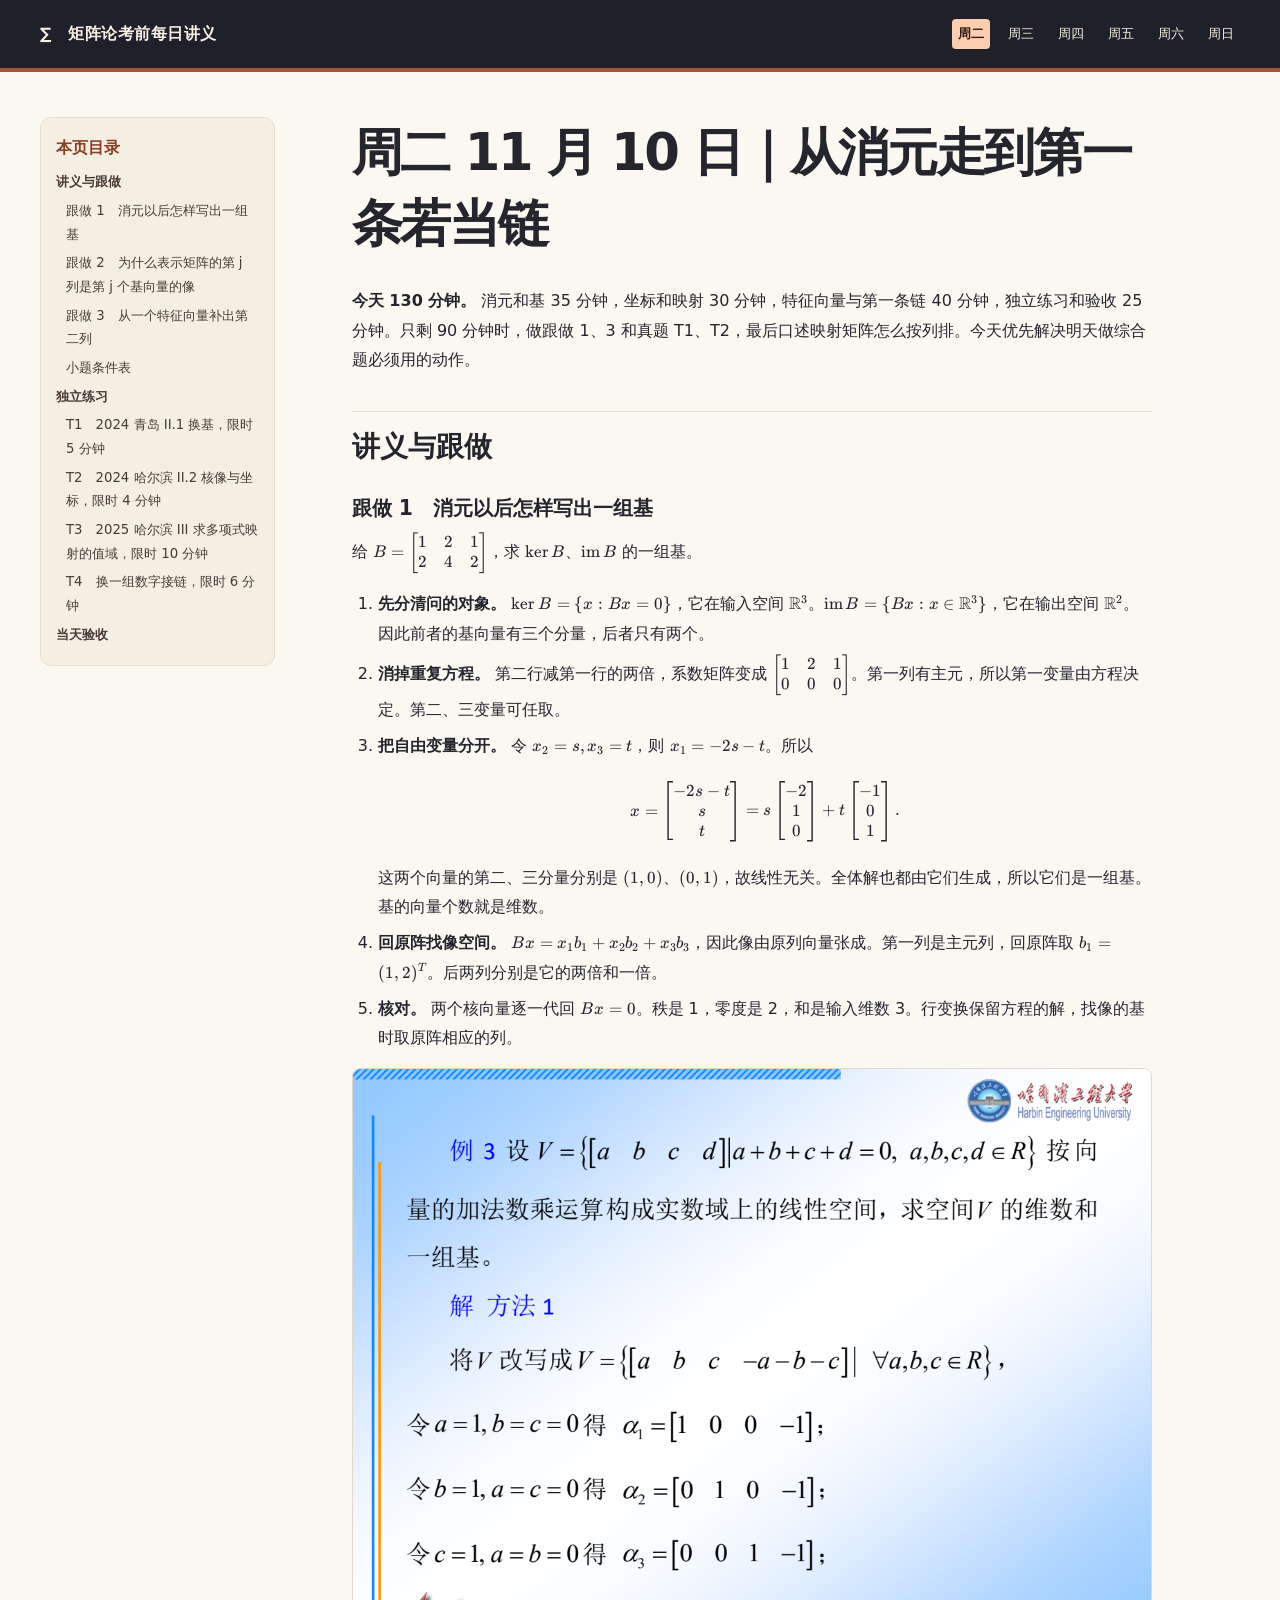
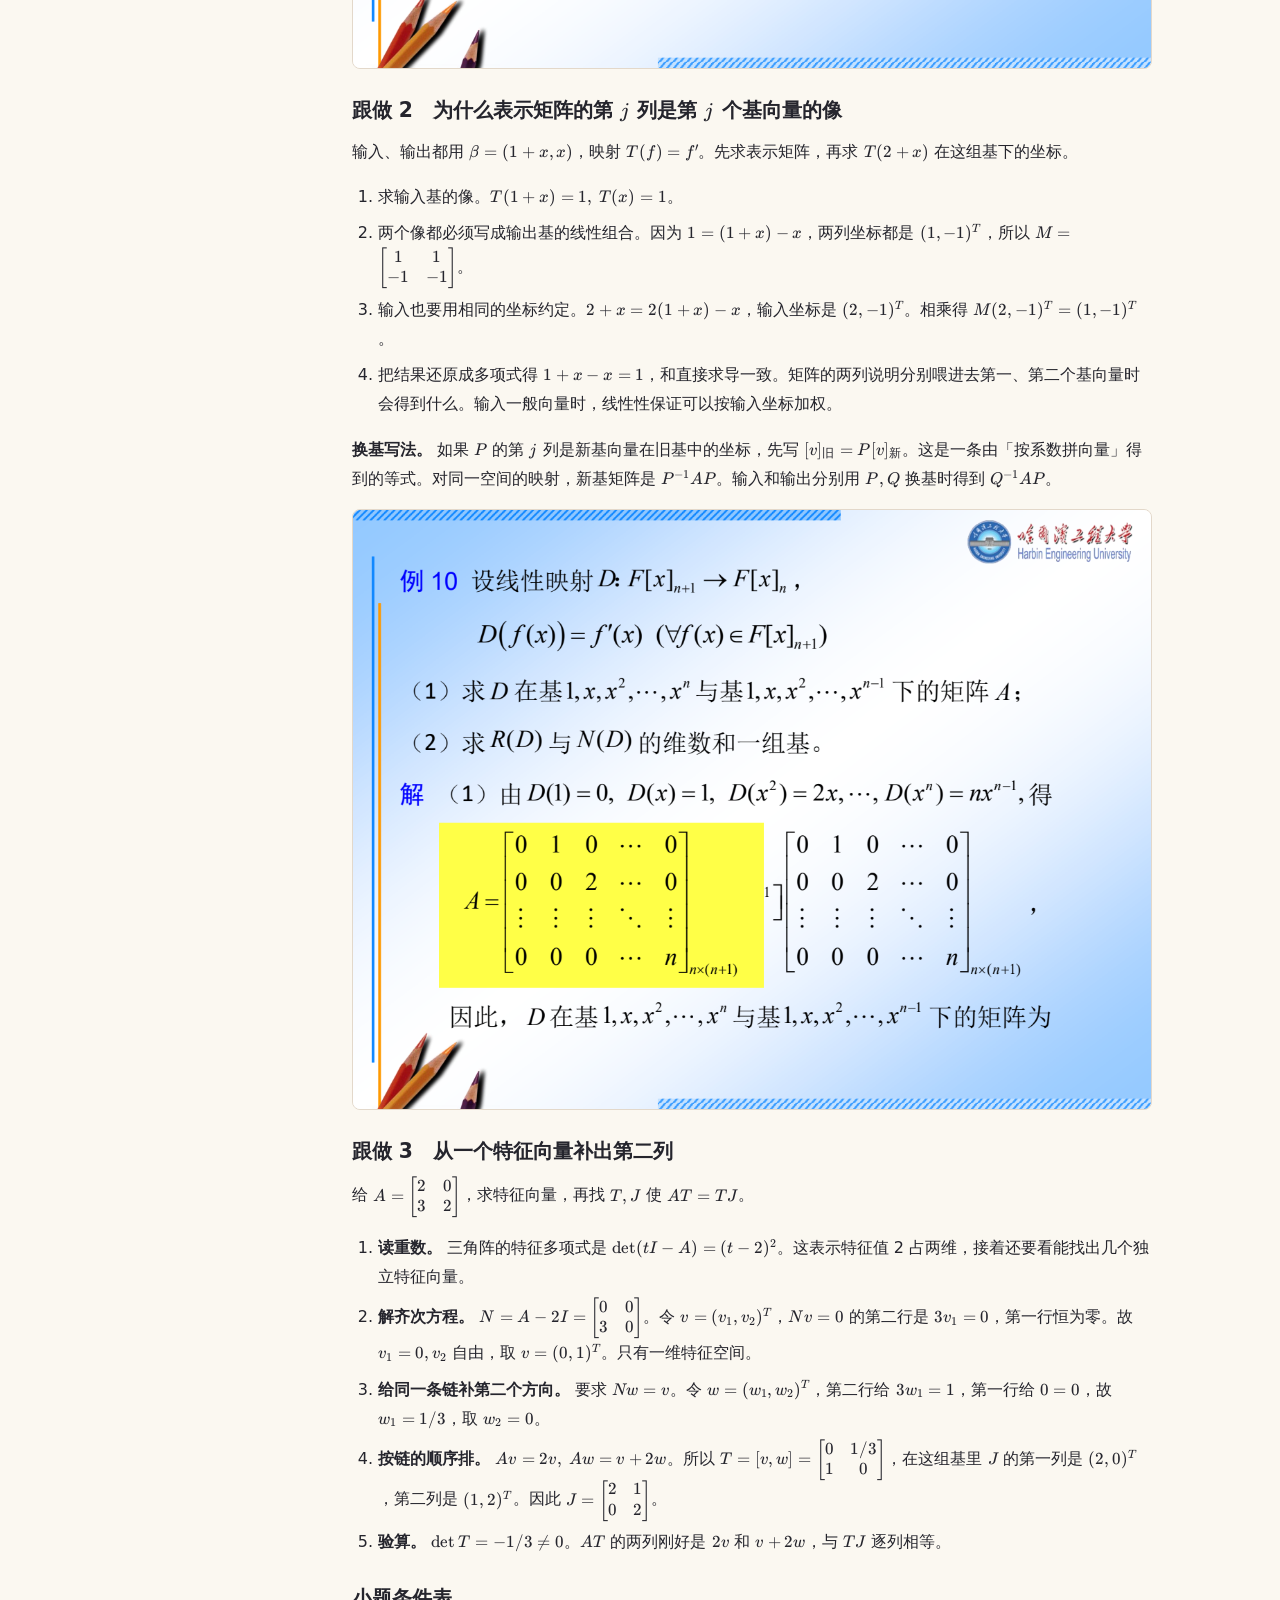
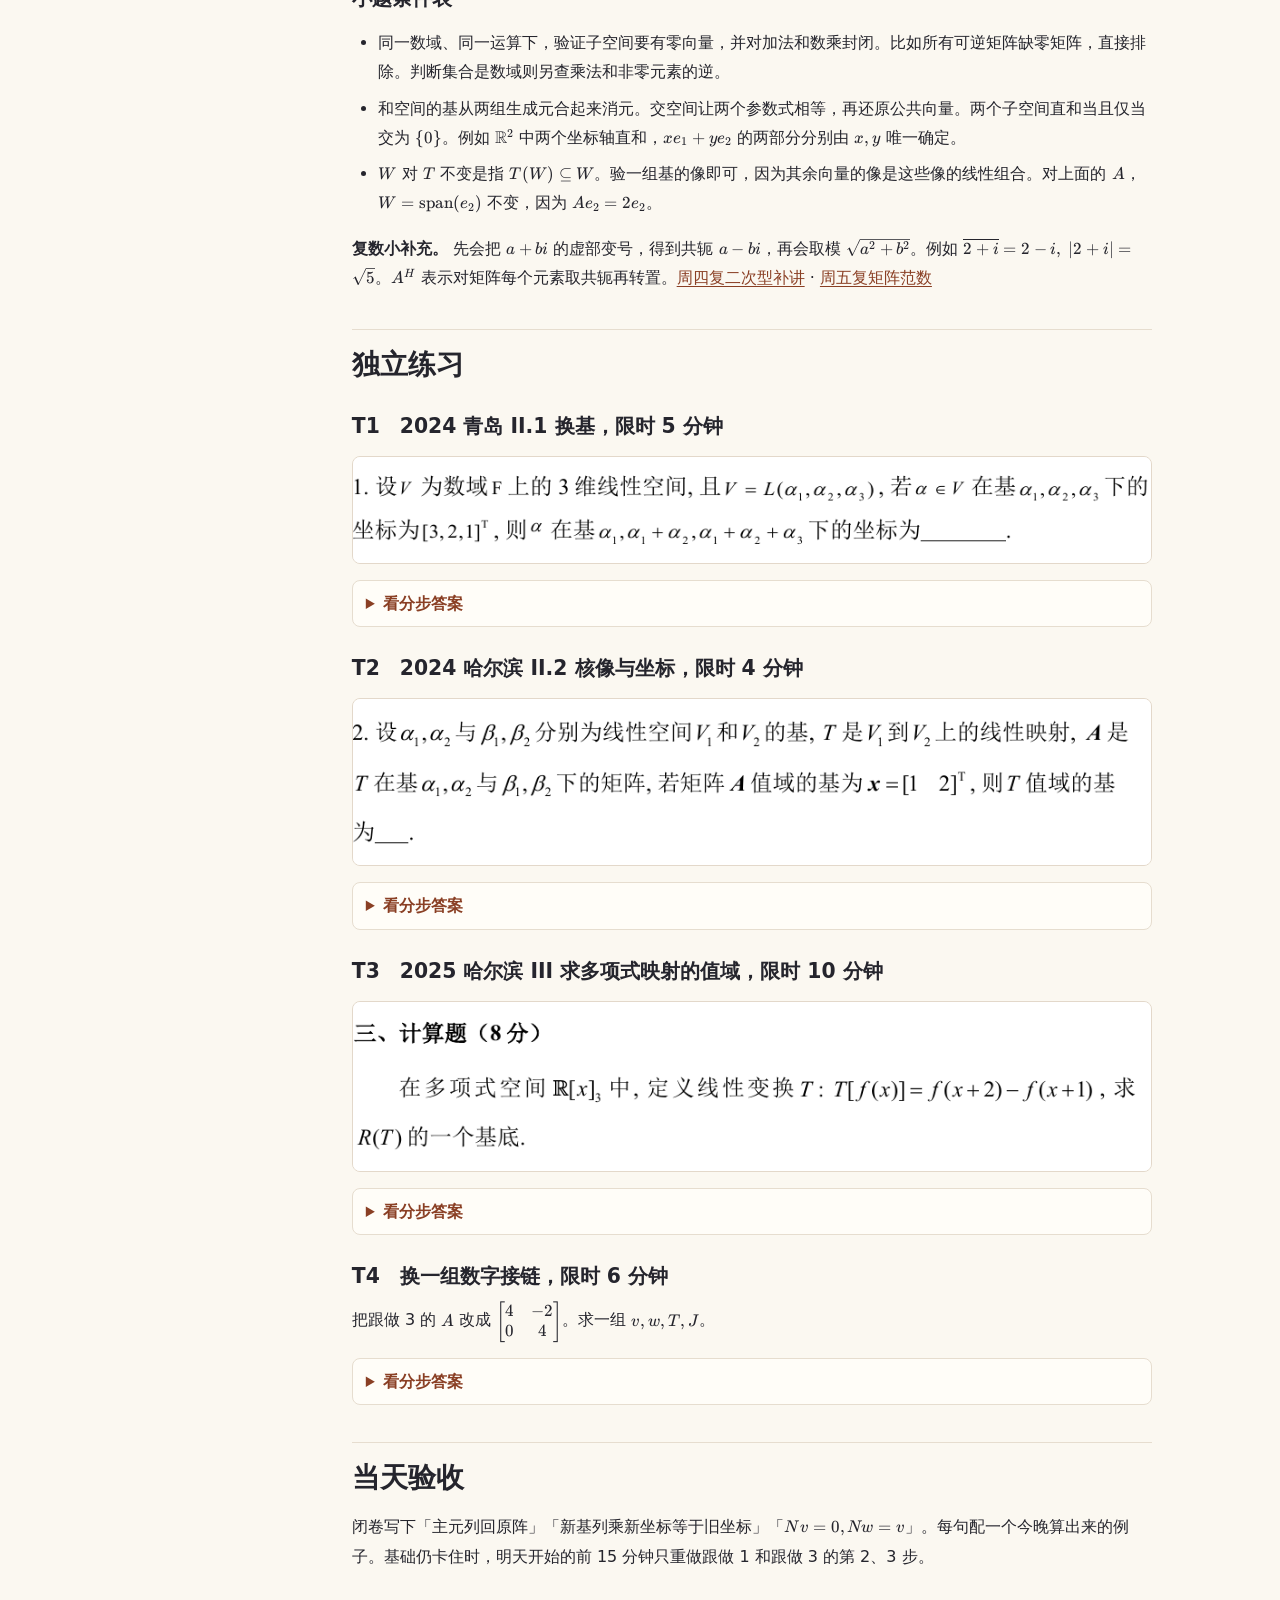
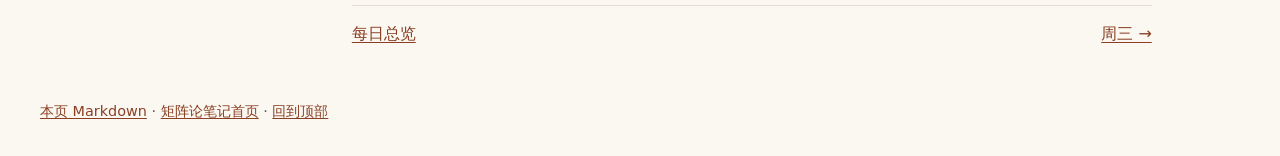
<file: daily/tuesday.html>
<!doctype html>
<html lang="zh-CN"><head><meta charset="utf-8"><meta name="viewport" content="width=device-width,initial-scale=1"><title>周二 11 月 10 日｜从消元走到第一条若当链｜矩阵论考前每日讲义</title><link rel="stylesheet" href="../course-assets/katex/katex.min.css"><link rel="stylesheet" href="../course-assets/reader.css"></head>
<body id="top"><a class="skip" href="#reading">跳到正文</a><header class="site-bar"><div class="shell"><a class="brand" href="index.html">∑　矩阵论考前每日讲义</a><nav aria-label="每日讲义"><a href="tuesday.html" aria-current="page">周二</a><a href="wednesday.html">周三</a><a href="thursday.html">周四</a><a href="friday.html">周五</a><a href="saturday.html">周六</a><a href="sunday.html">周日</a></nav></div></header><div class="shell layout"><aside class="toc" aria-label="页内目录"><p>本页目录</p><ul><li class="level-2"><a href="#讲义与跟做">讲义与跟做</a></li><li class="level-3"><a href="#跟做-1-消元以后怎样写出一组基">跟做 1　消元以后怎样写出一组基</a></li><li class="level-3"><a href="#跟做-2-为什么表示矩阵的第-j-列是第-j-个基向量的像">跟做 2　为什么表示矩阵的第 j 列是第 j 个基向量的像</a></li><li class="level-3"><a href="#跟做-3-从一个特征向量补出第二列">跟做 3　从一个特征向量补出第二列</a></li><li class="level-3"><a href="#小题条件表">小题条件表</a></li><li class="level-2"><a href="#独立练习">独立练习</a></li><li class="level-3"><a href="#t1-2024-青岛-ii1-换基限时-5-分钟">T1　2024 青岛 II.1 换基，限时 5 分钟</a></li><li class="level-3"><a href="#t2-2024-哈尔滨-ii2-核像与坐标限时-4-分钟">T2　2024 哈尔滨 II.2 核像与坐标，限时 4 分钟</a></li><li class="level-3"><a href="#t3-2025-哈尔滨-iii-求多项式映射的值域限时-10-分钟">T3　2025 哈尔滨 III 求多项式映射的值域，限时 10 分钟</a></li><li class="level-3"><a href="#t4-换一组数字接链限时-6-分钟">T4　换一组数字接链，限时 6 分钟</a></li><li class="level-2"><a href="#当天验收">当天验收</a></li></ul></aside><main id="reading"><article><h1 id="周二-11-月-10-日从消元走到第一条若当链">周二 11 月 10 日｜从消元走到第一条若当链</h1>
<p><strong>今天 130 分钟。</strong> 消元和基 35 分钟，坐标和映射 30 分钟，特征向量与第一条链 40 分钟，独立练习和验收 25 分钟。只剩 90 分钟时，做跟做 1、3 和真题 T1、T2，最后口述映射矩阵怎么按列排。今天优先解决明天做综合题必须用的动作。</p>
<h2 id="讲义与跟做">讲义与跟做</h2>
<h3 id="跟做-1-消元以后怎样写出一组基">跟做 1　消元以后怎样写出一组基</h3>
<p>给 <span class="katex"><span class="katex-mathml"><math xmlns="http://www.w3.org/1998/Math/MathML"><semantics><mrow><mi>B</mi><mo>=</mo><mrow><mo fence="true">[</mo><mtable rowspacing="0.16em" columnalign="center center center" columnspacing="1em"><mtr><mtd><mstyle scriptlevel="0" displaystyle="false"><mn>1</mn></mstyle></mtd><mtd><mstyle scriptlevel="0" displaystyle="false"><mn>2</mn></mstyle></mtd><mtd><mstyle scriptlevel="0" displaystyle="false"><mn>1</mn></mstyle></mtd></mtr><mtr><mtd><mstyle scriptlevel="0" displaystyle="false"><mn>2</mn></mstyle></mtd><mtd><mstyle scriptlevel="0" displaystyle="false"><mn>4</mn></mstyle></mtd><mtd><mstyle scriptlevel="0" displaystyle="false"><mn>2</mn></mstyle></mtd></mtr></mtable><mo fence="true">]</mo></mrow></mrow><annotation encoding="application/x-tex">B=\begin{bmatrix}1&amp;2&amp;1\\2&amp;4&amp;2\end{bmatrix}</annotation></semantics></math></span><span class="katex-html" aria-hidden="true"><span class="base"><span class="strut" style="height:0.6833em;"></span><span class="mord mathnormal" style="margin-right:0.05017em;">B</span><span class="mspace" style="margin-right:0.2778em;"></span><span class="mrel">=</span><span class="mspace" style="margin-right:0.2778em;"></span></span><span class="base"><span class="strut" style="height:2.4em;vertical-align:-0.95em;"></span><span class="minner"><span class="mopen delimcenter" style="top:0em;"><span class="delimsizing size3">[</span></span><span class="mord"><span class="mtable"><span class="col-align-c"><span class="vlist-t vlist-t2"><span class="vlist-r"><span class="vlist" style="height:1.45em;"><span style="top:-3.61em;"><span class="pstrut" style="height:3em;"></span><span class="mord"><span class="mord">1</span></span></span><span style="top:-2.41em;"><span class="pstrut" style="height:3em;"></span><span class="mord"><span class="mord">2</span></span></span></span><span class="vlist-s">​</span></span><span class="vlist-r"><span class="vlist" style="height:0.95em;"><span></span></span></span></span></span><span class="arraycolsep" style="width:0.5em;"></span><span class="arraycolsep" style="width:0.5em;"></span><span class="col-align-c"><span class="vlist-t vlist-t2"><span class="vlist-r"><span class="vlist" style="height:1.45em;"><span style="top:-3.61em;"><span class="pstrut" style="height:3em;"></span><span class="mord"><span class="mord">2</span></span></span><span style="top:-2.41em;"><span class="pstrut" style="height:3em;"></span><span class="mord"><span class="mord">4</span></span></span></span><span class="vlist-s">​</span></span><span class="vlist-r"><span class="vlist" style="height:0.95em;"><span></span></span></span></span></span><span class="arraycolsep" style="width:0.5em;"></span><span class="arraycolsep" style="width:0.5em;"></span><span class="col-align-c"><span class="vlist-t vlist-t2"><span class="vlist-r"><span class="vlist" style="height:1.45em;"><span style="top:-3.61em;"><span class="pstrut" style="height:3em;"></span><span class="mord"><span class="mord">1</span></span></span><span style="top:-2.41em;"><span class="pstrut" style="height:3em;"></span><span class="mord"><span class="mord">2</span></span></span></span><span class="vlist-s">​</span></span><span class="vlist-r"><span class="vlist" style="height:0.95em;"><span></span></span></span></span></span></span></span><span class="mclose delimcenter" style="top:0em;"><span class="delimsizing size3">]</span></span></span></span></span></span>，求 <span class="katex"><span class="katex-mathml"><math xmlns="http://www.w3.org/1998/Math/MathML"><semantics><mrow><mi>ker</mi><mo>⁡</mo><mi>B</mi></mrow><annotation encoding="application/x-tex">\ker B</annotation></semantics></math></span><span class="katex-html" aria-hidden="true"><span class="base"><span class="strut" style="height:0.6944em;"></span><span class="mop">ker</span><span class="mspace" style="margin-right:0.1667em;"></span><span class="mord mathnormal" style="margin-right:0.05017em;">B</span></span></span></span>、<span class="katex"><span class="katex-mathml"><math xmlns="http://www.w3.org/1998/Math/MathML"><semantics><mrow><mi mathvariant="normal">im</mi><mo>⁡</mo><mi>B</mi></mrow><annotation encoding="application/x-tex">\operatorname{im}B</annotation></semantics></math></span><span class="katex-html" aria-hidden="true"><span class="base"><span class="strut" style="height:0.6833em;"></span><span class="mop"><span class="mord mathrm">im</span></span><span class="mspace" style="margin-right:0.1667em;"></span><span class="mord mathnormal" style="margin-right:0.05017em;">B</span></span></span></span> 的一组基。</p>
<ol>
<li><strong>先分清问的对象。</strong> <span class="katex"><span class="katex-mathml"><math xmlns="http://www.w3.org/1998/Math/MathML"><semantics><mrow><mi>ker</mi><mo>⁡</mo><mi>B</mi><mo>=</mo><mo stretchy="false">{</mo><mi>x</mi><mo>:</mo><mi>B</mi><mi>x</mi><mo>=</mo><mn>0</mn><mo stretchy="false">}</mo></mrow><annotation encoding="application/x-tex">\ker B=\{x:Bx=0\}</annotation></semantics></math></span><span class="katex-html" aria-hidden="true"><span class="base"><span class="strut" style="height:0.6944em;"></span><span class="mop">ker</span><span class="mspace" style="margin-right:0.1667em;"></span><span class="mord mathnormal" style="margin-right:0.05017em;">B</span><span class="mspace" style="margin-right:0.2778em;"></span><span class="mrel">=</span><span class="mspace" style="margin-right:0.2778em;"></span></span><span class="base"><span class="strut" style="height:1em;vertical-align:-0.25em;"></span><span class="mopen">{</span><span class="mord mathnormal">x</span><span class="mspace" style="margin-right:0.2778em;"></span><span class="mrel">:</span><span class="mspace" style="margin-right:0.2778em;"></span></span><span class="base"><span class="strut" style="height:0.6833em;"></span><span class="mord mathnormal" style="margin-right:0.05017em;">B</span><span class="mord mathnormal">x</span><span class="mspace" style="margin-right:0.2778em;"></span><span class="mrel">=</span><span class="mspace" style="margin-right:0.2778em;"></span></span><span class="base"><span class="strut" style="height:1em;vertical-align:-0.25em;"></span><span class="mord">0</span><span class="mclose">}</span></span></span></span>，它在输入空间 <span class="katex"><span class="katex-mathml"><math xmlns="http://www.w3.org/1998/Math/MathML"><semantics><mrow><msup><mi mathvariant="double-struck">R</mi><mn>3</mn></msup></mrow><annotation encoding="application/x-tex">\mathbb R^3</annotation></semantics></math></span><span class="katex-html" aria-hidden="true"><span class="base"><span class="strut" style="height:0.8141em;"></span><span class="mord"><span class="mord mathbb">R</span><span class="msupsub"><span class="vlist-t"><span class="vlist-r"><span class="vlist" style="height:0.8141em;"><span style="top:-3.063em;margin-right:0.05em;"><span class="pstrut" style="height:2.7em;"></span><span class="sizing reset-size6 size3 mtight"><span class="mord mtight">3</span></span></span></span></span></span></span></span></span></span></span>。<span class="katex"><span class="katex-mathml"><math xmlns="http://www.w3.org/1998/Math/MathML"><semantics><mrow><mi mathvariant="normal">im</mi><mo>⁡</mo><mi>B</mi><mo>=</mo><mo stretchy="false">{</mo><mi>B</mi><mi>x</mi><mo>:</mo><mi>x</mi><mo>∈</mo><msup><mi mathvariant="double-struck">R</mi><mn>3</mn></msup><mo stretchy="false">}</mo></mrow><annotation encoding="application/x-tex">\operatorname{im}B=\{Bx:x\in\mathbb R^3\}</annotation></semantics></math></span><span class="katex-html" aria-hidden="true"><span class="base"><span class="strut" style="height:0.6833em;"></span><span class="mop"><span class="mord mathrm">im</span></span><span class="mspace" style="margin-right:0.1667em;"></span><span class="mord mathnormal" style="margin-right:0.05017em;">B</span><span class="mspace" style="margin-right:0.2778em;"></span><span class="mrel">=</span><span class="mspace" style="margin-right:0.2778em;"></span></span><span class="base"><span class="strut" style="height:1em;vertical-align:-0.25em;"></span><span class="mopen">{</span><span class="mord mathnormal" style="margin-right:0.05017em;">B</span><span class="mord mathnormal">x</span><span class="mspace" style="margin-right:0.2778em;"></span><span class="mrel">:</span><span class="mspace" style="margin-right:0.2778em;"></span></span><span class="base"><span class="strut" style="height:0.5782em;vertical-align:-0.0391em;"></span><span class="mord mathnormal">x</span><span class="mspace" style="margin-right:0.2778em;"></span><span class="mrel">∈</span><span class="mspace" style="margin-right:0.2778em;"></span></span><span class="base"><span class="strut" style="height:1.0641em;vertical-align:-0.25em;"></span><span class="mord"><span class="mord mathbb">R</span><span class="msupsub"><span class="vlist-t"><span class="vlist-r"><span class="vlist" style="height:0.8141em;"><span style="top:-3.063em;margin-right:0.05em;"><span class="pstrut" style="height:2.7em;"></span><span class="sizing reset-size6 size3 mtight"><span class="mord mtight">3</span></span></span></span></span></span></span></span><span class="mclose">}</span></span></span></span>，它在输出空间 <span class="katex"><span class="katex-mathml"><math xmlns="http://www.w3.org/1998/Math/MathML"><semantics><mrow><msup><mi mathvariant="double-struck">R</mi><mn>2</mn></msup></mrow><annotation encoding="application/x-tex">\mathbb R^2</annotation></semantics></math></span><span class="katex-html" aria-hidden="true"><span class="base"><span class="strut" style="height:0.8141em;"></span><span class="mord"><span class="mord mathbb">R</span><span class="msupsub"><span class="vlist-t"><span class="vlist-r"><span class="vlist" style="height:0.8141em;"><span style="top:-3.063em;margin-right:0.05em;"><span class="pstrut" style="height:2.7em;"></span><span class="sizing reset-size6 size3 mtight"><span class="mord mtight">2</span></span></span></span></span></span></span></span></span></span></span>。因此前者的基向量有三个分量，后者只有两个。</li>
<li><strong>消掉重复方程。</strong> 第二行减第一行的两倍，系数矩阵变成 <span class="katex"><span class="katex-mathml"><math xmlns="http://www.w3.org/1998/Math/MathML"><semantics><mrow><mo fence="true">[</mo><mtable rowspacing="0.16em" columnalign="center center center" columnspacing="1em"><mtr><mtd><mstyle scriptlevel="0" displaystyle="false"><mn>1</mn></mstyle></mtd><mtd><mstyle scriptlevel="0" displaystyle="false"><mn>2</mn></mstyle></mtd><mtd><mstyle scriptlevel="0" displaystyle="false"><mn>1</mn></mstyle></mtd></mtr><mtr><mtd><mstyle scriptlevel="0" displaystyle="false"><mn>0</mn></mstyle></mtd><mtd><mstyle scriptlevel="0" displaystyle="false"><mn>0</mn></mstyle></mtd><mtd><mstyle scriptlevel="0" displaystyle="false"><mn>0</mn></mstyle></mtd></mtr></mtable><mo fence="true">]</mo></mrow><annotation encoding="application/x-tex">\begin{bmatrix}1&amp;2&amp;1\\0&amp;0&amp;0\end{bmatrix}</annotation></semantics></math></span><span class="katex-html" aria-hidden="true"><span class="base"><span class="strut" style="height:2.4em;vertical-align:-0.95em;"></span><span class="minner"><span class="mopen delimcenter" style="top:0em;"><span class="delimsizing size3">[</span></span><span class="mord"><span class="mtable"><span class="col-align-c"><span class="vlist-t vlist-t2"><span class="vlist-r"><span class="vlist" style="height:1.45em;"><span style="top:-3.61em;"><span class="pstrut" style="height:3em;"></span><span class="mord"><span class="mord">1</span></span></span><span style="top:-2.41em;"><span class="pstrut" style="height:3em;"></span><span class="mord"><span class="mord">0</span></span></span></span><span class="vlist-s">​</span></span><span class="vlist-r"><span class="vlist" style="height:0.95em;"><span></span></span></span></span></span><span class="arraycolsep" style="width:0.5em;"></span><span class="arraycolsep" style="width:0.5em;"></span><span class="col-align-c"><span class="vlist-t vlist-t2"><span class="vlist-r"><span class="vlist" style="height:1.45em;"><span style="top:-3.61em;"><span class="pstrut" style="height:3em;"></span><span class="mord"><span class="mord">2</span></span></span><span style="top:-2.41em;"><span class="pstrut" style="height:3em;"></span><span class="mord"><span class="mord">0</span></span></span></span><span class="vlist-s">​</span></span><span class="vlist-r"><span class="vlist" style="height:0.95em;"><span></span></span></span></span></span><span class="arraycolsep" style="width:0.5em;"></span><span class="arraycolsep" style="width:0.5em;"></span><span class="col-align-c"><span class="vlist-t vlist-t2"><span class="vlist-r"><span class="vlist" style="height:1.45em;"><span style="top:-3.61em;"><span class="pstrut" style="height:3em;"></span><span class="mord"><span class="mord">1</span></span></span><span style="top:-2.41em;"><span class="pstrut" style="height:3em;"></span><span class="mord"><span class="mord">0</span></span></span></span><span class="vlist-s">​</span></span><span class="vlist-r"><span class="vlist" style="height:0.95em;"><span></span></span></span></span></span></span></span><span class="mclose delimcenter" style="top:0em;"><span class="delimsizing size3">]</span></span></span></span></span></span>。第一列有主元，所以第一变量由方程决定。第二、三变量可任取。</li>
<li><strong>把自由变量分开。</strong> 令 <span class="katex"><span class="katex-mathml"><math xmlns="http://www.w3.org/1998/Math/MathML"><semantics><mrow><msub><mi>x</mi><mn>2</mn></msub><mo>=</mo><mi>s</mi><mo separator="true">,</mo><msub><mi>x</mi><mn>3</mn></msub><mo>=</mo><mi>t</mi></mrow><annotation encoding="application/x-tex">x_2=s,x_3=t</annotation></semantics></math></span><span class="katex-html" aria-hidden="true"><span class="base"><span class="strut" style="height:0.5806em;vertical-align:-0.15em;"></span><span class="mord"><span class="mord mathnormal">x</span><span class="msupsub"><span class="vlist-t vlist-t2"><span class="vlist-r"><span class="vlist" style="height:0.3011em;"><span style="top:-2.55em;margin-left:0em;margin-right:0.05em;"><span class="pstrut" style="height:2.7em;"></span><span class="sizing reset-size6 size3 mtight"><span class="mord mtight">2</span></span></span></span><span class="vlist-s">​</span></span><span class="vlist-r"><span class="vlist" style="height:0.15em;"><span></span></span></span></span></span></span><span class="mspace" style="margin-right:0.2778em;"></span><span class="mrel">=</span><span class="mspace" style="margin-right:0.2778em;"></span></span><span class="base"><span class="strut" style="height:0.625em;vertical-align:-0.1944em;"></span><span class="mord mathnormal">s</span><span class="mpunct">,</span><span class="mspace" style="margin-right:0.1667em;"></span><span class="mord"><span class="mord mathnormal">x</span><span class="msupsub"><span class="vlist-t vlist-t2"><span class="vlist-r"><span class="vlist" style="height:0.3011em;"><span style="top:-2.55em;margin-left:0em;margin-right:0.05em;"><span class="pstrut" style="height:2.7em;"></span><span class="sizing reset-size6 size3 mtight"><span class="mord mtight">3</span></span></span></span><span class="vlist-s">​</span></span><span class="vlist-r"><span class="vlist" style="height:0.15em;"><span></span></span></span></span></span></span><span class="mspace" style="margin-right:0.2778em;"></span><span class="mrel">=</span><span class="mspace" style="margin-right:0.2778em;"></span></span><span class="base"><span class="strut" style="height:0.6151em;"></span><span class="mord mathnormal">t</span></span></span></span>，则 <span class="katex"><span class="katex-mathml"><math xmlns="http://www.w3.org/1998/Math/MathML"><semantics><mrow><msub><mi>x</mi><mn>1</mn></msub><mo>=</mo><mo>−</mo><mn>2</mn><mi>s</mi><mo>−</mo><mi>t</mi></mrow><annotation encoding="application/x-tex">x_1=-2s-t</annotation></semantics></math></span><span class="katex-html" aria-hidden="true"><span class="base"><span class="strut" style="height:0.5806em;vertical-align:-0.15em;"></span><span class="mord"><span class="mord mathnormal">x</span><span class="msupsub"><span class="vlist-t vlist-t2"><span class="vlist-r"><span class="vlist" style="height:0.3011em;"><span style="top:-2.55em;margin-left:0em;margin-right:0.05em;"><span class="pstrut" style="height:2.7em;"></span><span class="sizing reset-size6 size3 mtight"><span class="mord mtight">1</span></span></span></span><span class="vlist-s">​</span></span><span class="vlist-r"><span class="vlist" style="height:0.15em;"><span></span></span></span></span></span></span><span class="mspace" style="margin-right:0.2778em;"></span><span class="mrel">=</span><span class="mspace" style="margin-right:0.2778em;"></span></span><span class="base"><span class="strut" style="height:0.7278em;vertical-align:-0.0833em;"></span><span class="mord">−</span><span class="mord">2</span><span class="mord mathnormal">s</span><span class="mspace" style="margin-right:0.2222em;"></span><span class="mbin">−</span><span class="mspace" style="margin-right:0.2222em;"></span></span><span class="base"><span class="strut" style="height:0.6151em;"></span><span class="mord mathnormal">t</span></span></span></span>。所以
<span class="katex-display"><span class="katex"><span class="katex-mathml"><math xmlns="http://www.w3.org/1998/Math/MathML" display="block"><semantics><mrow><mi>x</mi><mo>=</mo><mrow><mo fence="true">[</mo><mtable rowspacing="0.16em" columnalign="center" columnspacing="1em"><mtr><mtd><mstyle scriptlevel="0" displaystyle="false"><mrow><mo>−</mo><mn>2</mn><mi>s</mi><mo>−</mo><mi>t</mi></mrow></mstyle></mtd></mtr><mtr><mtd><mstyle scriptlevel="0" displaystyle="false"><mi>s</mi></mstyle></mtd></mtr><mtr><mtd><mstyle scriptlevel="0" displaystyle="false"><mi>t</mi></mstyle></mtd></mtr></mtable><mo fence="true">]</mo></mrow><mo>=</mo><mi>s</mi><mrow><mo fence="true">[</mo><mtable rowspacing="0.16em" columnalign="center" columnspacing="1em"><mtr><mtd><mstyle scriptlevel="0" displaystyle="false"><mrow><mo>−</mo><mn>2</mn></mrow></mstyle></mtd></mtr><mtr><mtd><mstyle scriptlevel="0" displaystyle="false"><mn>1</mn></mstyle></mtd></mtr><mtr><mtd><mstyle scriptlevel="0" displaystyle="false"><mn>0</mn></mstyle></mtd></mtr></mtable><mo fence="true">]</mo></mrow><mo>+</mo><mi>t</mi><mrow><mo fence="true">[</mo><mtable rowspacing="0.16em" columnalign="center" columnspacing="1em"><mtr><mtd><mstyle scriptlevel="0" displaystyle="false"><mrow><mo>−</mo><mn>1</mn></mrow></mstyle></mtd></mtr><mtr><mtd><mstyle scriptlevel="0" displaystyle="false"><mn>0</mn></mstyle></mtd></mtr><mtr><mtd><mstyle scriptlevel="0" displaystyle="false"><mn>1</mn></mstyle></mtd></mtr></mtable><mo fence="true">]</mo></mrow><mi mathvariant="normal">.</mi></mrow><annotation encoding="application/x-tex">x=\begin{bmatrix}-2s-t\\s\\t\end{bmatrix}
   =s\begin{bmatrix}-2\\1\\0\end{bmatrix}+t\begin{bmatrix}-1\\0\\1\end{bmatrix}.</annotation></semantics></math></span><span class="katex-html" aria-hidden="true"><span class="base"><span class="strut" style="height:0.4306em;"></span><span class="mord mathnormal">x</span><span class="mspace" style="margin-right:0.2778em;"></span><span class="mrel">=</span><span class="mspace" style="margin-right:0.2778em;"></span></span><span class="base"><span class="strut" style="height:3.6em;vertical-align:-1.55em;"></span><span class="minner"><span class="mopen"><span class="delimsizing mult"><span class="vlist-t vlist-t2"><span class="vlist-r"><span class="vlist" style="height:2.05em;"><span style="top:-4.05em;"><span class="pstrut" style="height:5.6em;"></span><span style="width:0.667em;height:3.600em;"><svg xmlns="http://www.w3.org/2000/svg" width="0.667em" height="3.600em" viewBox="0 0 667 3600"><path d="M403 1759 V84 H666 V0 H319 V1759 v0 v1759 h347 v-84
H403z M403 1759 V0 H319 V1759 v0 v1759 h84z"/></svg></span></span></span><span class="vlist-s">​</span></span><span class="vlist-r"><span class="vlist" style="height:1.55em;"><span></span></span></span></span></span></span><span class="mord"><span class="mtable"><span class="col-align-c"><span class="vlist-t vlist-t2"><span class="vlist-r"><span class="vlist" style="height:2.05em;"><span style="top:-4.21em;"><span class="pstrut" style="height:3em;"></span><span class="mord"><span class="mord">−</span><span class="mord">2</span><span class="mord mathnormal">s</span><span class="mspace" style="margin-right:0.2222em;"></span><span class="mbin">−</span><span class="mspace" style="margin-right:0.2222em;"></span><span class="mord mathnormal">t</span></span></span><span style="top:-3.01em;"><span class="pstrut" style="height:3em;"></span><span class="mord"><span class="mord mathnormal">s</span></span></span><span style="top:-1.81em;"><span class="pstrut" style="height:3em;"></span><span class="mord"><span class="mord mathnormal">t</span></span></span></span><span class="vlist-s">​</span></span><span class="vlist-r"><span class="vlist" style="height:1.55em;"><span></span></span></span></span></span></span></span><span class="mclose"><span class="delimsizing mult"><span class="vlist-t vlist-t2"><span class="vlist-r"><span class="vlist" style="height:2.05em;"><span style="top:-4.05em;"><span class="pstrut" style="height:5.6em;"></span><span style="width:0.667em;height:3.600em;"><svg xmlns="http://www.w3.org/2000/svg" width="0.667em" height="3.600em" viewBox="0 0 667 3600"><path d="M347 1759 V0 H0 V84 H263 V1759 v0 v1759 H0 v84 H347z
M347 1759 V0 H263 V1759 v0 v1759 h84z"/></svg></span></span></span><span class="vlist-s">​</span></span><span class="vlist-r"><span class="vlist" style="height:1.55em;"><span></span></span></span></span></span></span></span><span class="mspace" style="margin-right:0.2778em;"></span><span class="mrel">=</span><span class="mspace" style="margin-right:0.2778em;"></span></span><span class="base"><span class="strut" style="height:3.6em;vertical-align:-1.55em;"></span><span class="mord mathnormal">s</span><span class="mspace" style="margin-right:0.1667em;"></span><span class="minner"><span class="mopen"><span class="delimsizing mult"><span class="vlist-t vlist-t2"><span class="vlist-r"><span class="vlist" style="height:2.05em;"><span style="top:-4.05em;"><span class="pstrut" style="height:5.6em;"></span><span style="width:0.667em;height:3.600em;"><svg xmlns="http://www.w3.org/2000/svg" width="0.667em" height="3.600em" viewBox="0 0 667 3600"><path d="M403 1759 V84 H666 V0 H319 V1759 v0 v1759 h347 v-84
H403z M403 1759 V0 H319 V1759 v0 v1759 h84z"/></svg></span></span></span><span class="vlist-s">​</span></span><span class="vlist-r"><span class="vlist" style="height:1.55em;"><span></span></span></span></span></span></span><span class="mord"><span class="mtable"><span class="col-align-c"><span class="vlist-t vlist-t2"><span class="vlist-r"><span class="vlist" style="height:2.05em;"><span style="top:-4.21em;"><span class="pstrut" style="height:3em;"></span><span class="mord"><span class="mord">−</span><span class="mord">2</span></span></span><span style="top:-3.01em;"><span class="pstrut" style="height:3em;"></span><span class="mord"><span class="mord">1</span></span></span><span style="top:-1.81em;"><span class="pstrut" style="height:3em;"></span><span class="mord"><span class="mord">0</span></span></span></span><span class="vlist-s">​</span></span><span class="vlist-r"><span class="vlist" style="height:1.55em;"><span></span></span></span></span></span></span></span><span class="mclose"><span class="delimsizing mult"><span class="vlist-t vlist-t2"><span class="vlist-r"><span class="vlist" style="height:2.05em;"><span style="top:-4.05em;"><span class="pstrut" style="height:5.6em;"></span><span style="width:0.667em;height:3.600em;"><svg xmlns="http://www.w3.org/2000/svg" width="0.667em" height="3.600em" viewBox="0 0 667 3600"><path d="M347 1759 V0 H0 V84 H263 V1759 v0 v1759 H0 v84 H347z
M347 1759 V0 H263 V1759 v0 v1759 h84z"/></svg></span></span></span><span class="vlist-s">​</span></span><span class="vlist-r"><span class="vlist" style="height:1.55em;"><span></span></span></span></span></span></span></span><span class="mspace" style="margin-right:0.2222em;"></span><span class="mbin">+</span><span class="mspace" style="margin-right:0.2222em;"></span></span><span class="base"><span class="strut" style="height:3.6em;vertical-align:-1.55em;"></span><span class="mord mathnormal">t</span><span class="mspace" style="margin-right:0.1667em;"></span><span class="minner"><span class="mopen"><span class="delimsizing mult"><span class="vlist-t vlist-t2"><span class="vlist-r"><span class="vlist" style="height:2.05em;"><span style="top:-4.05em;"><span class="pstrut" style="height:5.6em;"></span><span style="width:0.667em;height:3.600em;"><svg xmlns="http://www.w3.org/2000/svg" width="0.667em" height="3.600em" viewBox="0 0 667 3600"><path d="M403 1759 V84 H666 V0 H319 V1759 v0 v1759 h347 v-84
H403z M403 1759 V0 H319 V1759 v0 v1759 h84z"/></svg></span></span></span><span class="vlist-s">​</span></span><span class="vlist-r"><span class="vlist" style="height:1.55em;"><span></span></span></span></span></span></span><span class="mord"><span class="mtable"><span class="col-align-c"><span class="vlist-t vlist-t2"><span class="vlist-r"><span class="vlist" style="height:2.05em;"><span style="top:-4.21em;"><span class="pstrut" style="height:3em;"></span><span class="mord"><span class="mord">−</span><span class="mord">1</span></span></span><span style="top:-3.01em;"><span class="pstrut" style="height:3em;"></span><span class="mord"><span class="mord">0</span></span></span><span style="top:-1.81em;"><span class="pstrut" style="height:3em;"></span><span class="mord"><span class="mord">1</span></span></span></span><span class="vlist-s">​</span></span><span class="vlist-r"><span class="vlist" style="height:1.55em;"><span></span></span></span></span></span></span></span><span class="mclose"><span class="delimsizing mult"><span class="vlist-t vlist-t2"><span class="vlist-r"><span class="vlist" style="height:2.05em;"><span style="top:-4.05em;"><span class="pstrut" style="height:5.6em;"></span><span style="width:0.667em;height:3.600em;"><svg xmlns="http://www.w3.org/2000/svg" width="0.667em" height="3.600em" viewBox="0 0 667 3600"><path d="M347 1759 V0 H0 V84 H263 V1759 v0 v1759 H0 v84 H347z
M347 1759 V0 H263 V1759 v0 v1759 h84z"/></svg></span></span></span><span class="vlist-s">​</span></span><span class="vlist-r"><span class="vlist" style="height:1.55em;"><span></span></span></span></span></span></span></span><span class="mspace" style="margin-right:0.1667em;"></span><span class="mord">.</span></span></span></span></span>
这两个向量的第二、三分量分别是 <span class="katex"><span class="katex-mathml"><math xmlns="http://www.w3.org/1998/Math/MathML"><semantics><mrow><mo stretchy="false">(</mo><mn>1</mn><mo separator="true">,</mo><mn>0</mn><mo stretchy="false">)</mo></mrow><annotation encoding="application/x-tex">(1,0)</annotation></semantics></math></span><span class="katex-html" aria-hidden="true"><span class="base"><span class="strut" style="height:1em;vertical-align:-0.25em;"></span><span class="mopen">(</span><span class="mord">1</span><span class="mpunct">,</span><span class="mspace" style="margin-right:0.1667em;"></span><span class="mord">0</span><span class="mclose">)</span></span></span></span>、<span class="katex"><span class="katex-mathml"><math xmlns="http://www.w3.org/1998/Math/MathML"><semantics><mrow><mo stretchy="false">(</mo><mn>0</mn><mo separator="true">,</mo><mn>1</mn><mo stretchy="false">)</mo></mrow><annotation encoding="application/x-tex">(0,1)</annotation></semantics></math></span><span class="katex-html" aria-hidden="true"><span class="base"><span class="strut" style="height:1em;vertical-align:-0.25em;"></span><span class="mopen">(</span><span class="mord">0</span><span class="mpunct">,</span><span class="mspace" style="margin-right:0.1667em;"></span><span class="mord">1</span><span class="mclose">)</span></span></span></span>，故线性无关。全体解也都由它们生成，所以它们是一组基。基的向量个数就是维数。</li>
<li><strong>回原阵找像空间。</strong> <span class="katex"><span class="katex-mathml"><math xmlns="http://www.w3.org/1998/Math/MathML"><semantics><mrow><mi>B</mi><mi>x</mi><mo>=</mo><msub><mi>x</mi><mn>1</mn></msub><msub><mi>b</mi><mn>1</mn></msub><mo>+</mo><msub><mi>x</mi><mn>2</mn></msub><msub><mi>b</mi><mn>2</mn></msub><mo>+</mo><msub><mi>x</mi><mn>3</mn></msub><msub><mi>b</mi><mn>3</mn></msub></mrow><annotation encoding="application/x-tex">Bx=x_1b_1+x_2b_2+x_3b_3</annotation></semantics></math></span><span class="katex-html" aria-hidden="true"><span class="base"><span class="strut" style="height:0.6833em;"></span><span class="mord mathnormal" style="margin-right:0.05017em;">B</span><span class="mord mathnormal">x</span><span class="mspace" style="margin-right:0.2778em;"></span><span class="mrel">=</span><span class="mspace" style="margin-right:0.2778em;"></span></span><span class="base"><span class="strut" style="height:0.8444em;vertical-align:-0.15em;"></span><span class="mord"><span class="mord mathnormal">x</span><span class="msupsub"><span class="vlist-t vlist-t2"><span class="vlist-r"><span class="vlist" style="height:0.3011em;"><span style="top:-2.55em;margin-left:0em;margin-right:0.05em;"><span class="pstrut" style="height:2.7em;"></span><span class="sizing reset-size6 size3 mtight"><span class="mord mtight">1</span></span></span></span><span class="vlist-s">​</span></span><span class="vlist-r"><span class="vlist" style="height:0.15em;"><span></span></span></span></span></span></span><span class="mord"><span class="mord mathnormal">b</span><span class="msupsub"><span class="vlist-t vlist-t2"><span class="vlist-r"><span class="vlist" style="height:0.3011em;"><span style="top:-2.55em;margin-left:0em;margin-right:0.05em;"><span class="pstrut" style="height:2.7em;"></span><span class="sizing reset-size6 size3 mtight"><span class="mord mtight">1</span></span></span></span><span class="vlist-s">​</span></span><span class="vlist-r"><span class="vlist" style="height:0.15em;"><span></span></span></span></span></span></span><span class="mspace" style="margin-right:0.2222em;"></span><span class="mbin">+</span><span class="mspace" style="margin-right:0.2222em;"></span></span><span class="base"><span class="strut" style="height:0.8444em;vertical-align:-0.15em;"></span><span class="mord"><span class="mord mathnormal">x</span><span class="msupsub"><span class="vlist-t vlist-t2"><span class="vlist-r"><span class="vlist" style="height:0.3011em;"><span style="top:-2.55em;margin-left:0em;margin-right:0.05em;"><span class="pstrut" style="height:2.7em;"></span><span class="sizing reset-size6 size3 mtight"><span class="mord mtight">2</span></span></span></span><span class="vlist-s">​</span></span><span class="vlist-r"><span class="vlist" style="height:0.15em;"><span></span></span></span></span></span></span><span class="mord"><span class="mord mathnormal">b</span><span class="msupsub"><span class="vlist-t vlist-t2"><span class="vlist-r"><span class="vlist" style="height:0.3011em;"><span style="top:-2.55em;margin-left:0em;margin-right:0.05em;"><span class="pstrut" style="height:2.7em;"></span><span class="sizing reset-size6 size3 mtight"><span class="mord mtight">2</span></span></span></span><span class="vlist-s">​</span></span><span class="vlist-r"><span class="vlist" style="height:0.15em;"><span></span></span></span></span></span></span><span class="mspace" style="margin-right:0.2222em;"></span><span class="mbin">+</span><span class="mspace" style="margin-right:0.2222em;"></span></span><span class="base"><span class="strut" style="height:0.8444em;vertical-align:-0.15em;"></span><span class="mord"><span class="mord mathnormal">x</span><span class="msupsub"><span class="vlist-t vlist-t2"><span class="vlist-r"><span class="vlist" style="height:0.3011em;"><span style="top:-2.55em;margin-left:0em;margin-right:0.05em;"><span class="pstrut" style="height:2.7em;"></span><span class="sizing reset-size6 size3 mtight"><span class="mord mtight">3</span></span></span></span><span class="vlist-s">​</span></span><span class="vlist-r"><span class="vlist" style="height:0.15em;"><span></span></span></span></span></span></span><span class="mord"><span class="mord mathnormal">b</span><span class="msupsub"><span class="vlist-t vlist-t2"><span class="vlist-r"><span class="vlist" style="height:0.3011em;"><span style="top:-2.55em;margin-left:0em;margin-right:0.05em;"><span class="pstrut" style="height:2.7em;"></span><span class="sizing reset-size6 size3 mtight"><span class="mord mtight">3</span></span></span></span><span class="vlist-s">​</span></span><span class="vlist-r"><span class="vlist" style="height:0.15em;"><span></span></span></span></span></span></span></span></span></span>，因此像由原列向量张成。第一列是主元列，回原阵取 <span class="katex"><span class="katex-mathml"><math xmlns="http://www.w3.org/1998/Math/MathML"><semantics><mrow><msub><mi>b</mi><mn>1</mn></msub><mo>=</mo><mo stretchy="false">(</mo><mn>1</mn><mo separator="true">,</mo><mn>2</mn><msup><mo stretchy="false">)</mo><mi>T</mi></msup></mrow><annotation encoding="application/x-tex">b_1=(1,2)^T</annotation></semantics></math></span><span class="katex-html" aria-hidden="true"><span class="base"><span class="strut" style="height:0.8444em;vertical-align:-0.15em;"></span><span class="mord"><span class="mord mathnormal">b</span><span class="msupsub"><span class="vlist-t vlist-t2"><span class="vlist-r"><span class="vlist" style="height:0.3011em;"><span style="top:-2.55em;margin-left:0em;margin-right:0.05em;"><span class="pstrut" style="height:2.7em;"></span><span class="sizing reset-size6 size3 mtight"><span class="mord mtight">1</span></span></span></span><span class="vlist-s">​</span></span><span class="vlist-r"><span class="vlist" style="height:0.15em;"><span></span></span></span></span></span></span><span class="mspace" style="margin-right:0.2778em;"></span><span class="mrel">=</span><span class="mspace" style="margin-right:0.2778em;"></span></span><span class="base"><span class="strut" style="height:1.0913em;vertical-align:-0.25em;"></span><span class="mopen">(</span><span class="mord">1</span><span class="mpunct">,</span><span class="mspace" style="margin-right:0.1667em;"></span><span class="mord">2</span><span class="mclose"><span class="mclose">)</span><span class="msupsub"><span class="vlist-t"><span class="vlist-r"><span class="vlist" style="height:0.8413em;"><span style="top:-3.063em;margin-right:0.05em;"><span class="pstrut" style="height:2.7em;"></span><span class="sizing reset-size6 size3 mtight"><span class="mord mathnormal mtight" style="margin-right:0.13889em;">T</span></span></span></span></span></span></span></span></span></span></span>。后两列分别是它的两倍和一倍。</li>
<li><strong>核对。</strong> 两个核向量逐一代回 <span class="katex"><span class="katex-mathml"><math xmlns="http://www.w3.org/1998/Math/MathML"><semantics><mrow><mi>B</mi><mi>x</mi><mo>=</mo><mn>0</mn></mrow><annotation encoding="application/x-tex">Bx=0</annotation></semantics></math></span><span class="katex-html" aria-hidden="true"><span class="base"><span class="strut" style="height:0.6833em;"></span><span class="mord mathnormal" style="margin-right:0.05017em;">B</span><span class="mord mathnormal">x</span><span class="mspace" style="margin-right:0.2778em;"></span><span class="mrel">=</span><span class="mspace" style="margin-right:0.2778em;"></span></span><span class="base"><span class="strut" style="height:0.6444em;"></span><span class="mord">0</span></span></span></span>。秩是 1，零度是 2，和是输入维数 3。行变换保留方程的解，找像的基时取原阵相应的列。</li>
</ol>
<p><img loading="lazy" decoding="async" src="../course-assets/ppt-pages/1a-28.webp" alt="第一章 PPT 原例"></p>
<h3 id="跟做-2-为什么表示矩阵的第-j-列是第-j-个基向量的像">跟做 2　为什么表示矩阵的第 <span class="katex"><span class="katex-mathml"><math xmlns="http://www.w3.org/1998/Math/MathML"><semantics><mrow><mi>j</mi></mrow><annotation encoding="application/x-tex">j</annotation></semantics></math></span><span class="katex-html" aria-hidden="true"><span class="base"><span class="strut" style="height:0.854em;vertical-align:-0.1944em;"></span><span class="mord mathnormal" style="margin-right:0.05724em;">j</span></span></span></span> 列是第 <span class="katex"><span class="katex-mathml"><math xmlns="http://www.w3.org/1998/Math/MathML"><semantics><mrow><mi>j</mi></mrow><annotation encoding="application/x-tex">j</annotation></semantics></math></span><span class="katex-html" aria-hidden="true"><span class="base"><span class="strut" style="height:0.854em;vertical-align:-0.1944em;"></span><span class="mord mathnormal" style="margin-right:0.05724em;">j</span></span></span></span> 个基向量的像</h3>
<p>输入、输出都用 <span class="katex"><span class="katex-mathml"><math xmlns="http://www.w3.org/1998/Math/MathML"><semantics><mrow><mi>β</mi><mo>=</mo><mo stretchy="false">(</mo><mn>1</mn><mo>+</mo><mi>x</mi><mo separator="true">,</mo><mi>x</mi><mo stretchy="false">)</mo></mrow><annotation encoding="application/x-tex">\beta=(1+x,x)</annotation></semantics></math></span><span class="katex-html" aria-hidden="true"><span class="base"><span class="strut" style="height:0.8889em;vertical-align:-0.1944em;"></span><span class="mord mathnormal" style="margin-right:0.05278em;">β</span><span class="mspace" style="margin-right:0.2778em;"></span><span class="mrel">=</span><span class="mspace" style="margin-right:0.2778em;"></span></span><span class="base"><span class="strut" style="height:1em;vertical-align:-0.25em;"></span><span class="mopen">(</span><span class="mord">1</span><span class="mspace" style="margin-right:0.2222em;"></span><span class="mbin">+</span><span class="mspace" style="margin-right:0.2222em;"></span></span><span class="base"><span class="strut" style="height:1em;vertical-align:-0.25em;"></span><span class="mord mathnormal">x</span><span class="mpunct">,</span><span class="mspace" style="margin-right:0.1667em;"></span><span class="mord mathnormal">x</span><span class="mclose">)</span></span></span></span>，映射 <span class="katex"><span class="katex-mathml"><math xmlns="http://www.w3.org/1998/Math/MathML"><semantics><mrow><mi>T</mi><mo stretchy="false">(</mo><mi>f</mi><mo stretchy="false">)</mo><mo>=</mo><msup><mi>f</mi><mo mathvariant="normal" lspace="0em" rspace="0em">′</mo></msup></mrow><annotation encoding="application/x-tex">T(f)=f&#x27;</annotation></semantics></math></span><span class="katex-html" aria-hidden="true"><span class="base"><span class="strut" style="height:1em;vertical-align:-0.25em;"></span><span class="mord mathnormal" style="margin-right:0.13889em;">T</span><span class="mopen">(</span><span class="mord mathnormal" style="margin-right:0.10764em;">f</span><span class="mclose">)</span><span class="mspace" style="margin-right:0.2778em;"></span><span class="mrel">=</span><span class="mspace" style="margin-right:0.2778em;"></span></span><span class="base"><span class="strut" style="height:0.9463em;vertical-align:-0.1944em;"></span><span class="mord"><span class="mord mathnormal" style="margin-right:0.10764em;">f</span><span class="msupsub"><span class="vlist-t"><span class="vlist-r"><span class="vlist" style="height:0.7519em;"><span style="top:-3.063em;margin-right:0.05em;"><span class="pstrut" style="height:2.7em;"></span><span class="sizing reset-size6 size3 mtight"><span class="mord mtight"><span class="mord mtight">′</span></span></span></span></span></span></span></span></span></span></span></span>。先求表示矩阵，再求 <span class="katex"><span class="katex-mathml"><math xmlns="http://www.w3.org/1998/Math/MathML"><semantics><mrow><mi>T</mi><mo stretchy="false">(</mo><mn>2</mn><mo>+</mo><mi>x</mi><mo stretchy="false">)</mo></mrow><annotation encoding="application/x-tex">T(2+x)</annotation></semantics></math></span><span class="katex-html" aria-hidden="true"><span class="base"><span class="strut" style="height:1em;vertical-align:-0.25em;"></span><span class="mord mathnormal" style="margin-right:0.13889em;">T</span><span class="mopen">(</span><span class="mord">2</span><span class="mspace" style="margin-right:0.2222em;"></span><span class="mbin">+</span><span class="mspace" style="margin-right:0.2222em;"></span></span><span class="base"><span class="strut" style="height:1em;vertical-align:-0.25em;"></span><span class="mord mathnormal">x</span><span class="mclose">)</span></span></span></span> 在这组基下的坐标。</p>
<ol>
<li>求输入基的像。<span class="katex"><span class="katex-mathml"><math xmlns="http://www.w3.org/1998/Math/MathML"><semantics><mrow><mi>T</mi><mo stretchy="false">(</mo><mn>1</mn><mo>+</mo><mi>x</mi><mo stretchy="false">)</mo><mo>=</mo><mn>1</mn><mo separator="true">,</mo><mtext> </mtext><mi>T</mi><mo stretchy="false">(</mo><mi>x</mi><mo stretchy="false">)</mo><mo>=</mo><mn>1</mn></mrow><annotation encoding="application/x-tex">T(1+x)=1,\ T(x)=1</annotation></semantics></math></span><span class="katex-html" aria-hidden="true"><span class="base"><span class="strut" style="height:1em;vertical-align:-0.25em;"></span><span class="mord mathnormal" style="margin-right:0.13889em;">T</span><span class="mopen">(</span><span class="mord">1</span><span class="mspace" style="margin-right:0.2222em;"></span><span class="mbin">+</span><span class="mspace" style="margin-right:0.2222em;"></span></span><span class="base"><span class="strut" style="height:1em;vertical-align:-0.25em;"></span><span class="mord mathnormal">x</span><span class="mclose">)</span><span class="mspace" style="margin-right:0.2778em;"></span><span class="mrel">=</span><span class="mspace" style="margin-right:0.2778em;"></span></span><span class="base"><span class="strut" style="height:1em;vertical-align:-0.25em;"></span><span class="mord">1</span><span class="mpunct">,</span><span class="mspace"> </span><span class="mspace" style="margin-right:0.1667em;"></span><span class="mord mathnormal" style="margin-right:0.13889em;">T</span><span class="mopen">(</span><span class="mord mathnormal">x</span><span class="mclose">)</span><span class="mspace" style="margin-right:0.2778em;"></span><span class="mrel">=</span><span class="mspace" style="margin-right:0.2778em;"></span></span><span class="base"><span class="strut" style="height:0.6444em;"></span><span class="mord">1</span></span></span></span>。</li>
<li>两个像都必须写成输出基的线性组合。因为 <span class="katex"><span class="katex-mathml"><math xmlns="http://www.w3.org/1998/Math/MathML"><semantics><mrow><mn>1</mn><mo>=</mo><mo stretchy="false">(</mo><mn>1</mn><mo>+</mo><mi>x</mi><mo stretchy="false">)</mo><mo>−</mo><mi>x</mi></mrow><annotation encoding="application/x-tex">1=(1+x)-x</annotation></semantics></math></span><span class="katex-html" aria-hidden="true"><span class="base"><span class="strut" style="height:0.6444em;"></span><span class="mord">1</span><span class="mspace" style="margin-right:0.2778em;"></span><span class="mrel">=</span><span class="mspace" style="margin-right:0.2778em;"></span></span><span class="base"><span class="strut" style="height:1em;vertical-align:-0.25em;"></span><span class="mopen">(</span><span class="mord">1</span><span class="mspace" style="margin-right:0.2222em;"></span><span class="mbin">+</span><span class="mspace" style="margin-right:0.2222em;"></span></span><span class="base"><span class="strut" style="height:1em;vertical-align:-0.25em;"></span><span class="mord mathnormal">x</span><span class="mclose">)</span><span class="mspace" style="margin-right:0.2222em;"></span><span class="mbin">−</span><span class="mspace" style="margin-right:0.2222em;"></span></span><span class="base"><span class="strut" style="height:0.4306em;"></span><span class="mord mathnormal">x</span></span></span></span>，两列坐标都是 <span class="katex"><span class="katex-mathml"><math xmlns="http://www.w3.org/1998/Math/MathML"><semantics><mrow><mo stretchy="false">(</mo><mn>1</mn><mo separator="true">,</mo><mo>−</mo><mn>1</mn><msup><mo stretchy="false">)</mo><mi>T</mi></msup></mrow><annotation encoding="application/x-tex">(1,-1)^T</annotation></semantics></math></span><span class="katex-html" aria-hidden="true"><span class="base"><span class="strut" style="height:1.0913em;vertical-align:-0.25em;"></span><span class="mopen">(</span><span class="mord">1</span><span class="mpunct">,</span><span class="mspace" style="margin-right:0.1667em;"></span><span class="mord">−</span><span class="mord">1</span><span class="mclose"><span class="mclose">)</span><span class="msupsub"><span class="vlist-t"><span class="vlist-r"><span class="vlist" style="height:0.8413em;"><span style="top:-3.063em;margin-right:0.05em;"><span class="pstrut" style="height:2.7em;"></span><span class="sizing reset-size6 size3 mtight"><span class="mord mathnormal mtight" style="margin-right:0.13889em;">T</span></span></span></span></span></span></span></span></span></span></span>，所以 <span class="katex"><span class="katex-mathml"><math xmlns="http://www.w3.org/1998/Math/MathML"><semantics><mrow><mi>M</mi><mo>=</mo><mrow><mo fence="true">[</mo><mtable rowspacing="0.16em" columnalign="center center" columnspacing="1em"><mtr><mtd><mstyle scriptlevel="0" displaystyle="false"><mn>1</mn></mstyle></mtd><mtd><mstyle scriptlevel="0" displaystyle="false"><mn>1</mn></mstyle></mtd></mtr><mtr><mtd><mstyle scriptlevel="0" displaystyle="false"><mrow><mo>−</mo><mn>1</mn></mrow></mstyle></mtd><mtd><mstyle scriptlevel="0" displaystyle="false"><mrow><mo>−</mo><mn>1</mn></mrow></mstyle></mtd></mtr></mtable><mo fence="true">]</mo></mrow></mrow><annotation encoding="application/x-tex">M=\begin{bmatrix}1&amp;1\\-1&amp;-1\end{bmatrix}</annotation></semantics></math></span><span class="katex-html" aria-hidden="true"><span class="base"><span class="strut" style="height:0.6833em;"></span><span class="mord mathnormal" style="margin-right:0.10903em;">M</span><span class="mspace" style="margin-right:0.2778em;"></span><span class="mrel">=</span><span class="mspace" style="margin-right:0.2778em;"></span></span><span class="base"><span class="strut" style="height:2.4em;vertical-align:-0.95em;"></span><span class="minner"><span class="mopen delimcenter" style="top:0em;"><span class="delimsizing size3">[</span></span><span class="mord"><span class="mtable"><span class="col-align-c"><span class="vlist-t vlist-t2"><span class="vlist-r"><span class="vlist" style="height:1.45em;"><span style="top:-3.61em;"><span class="pstrut" style="height:3em;"></span><span class="mord"><span class="mord">1</span></span></span><span style="top:-2.41em;"><span class="pstrut" style="height:3em;"></span><span class="mord"><span class="mord">−</span><span class="mord">1</span></span></span></span><span class="vlist-s">​</span></span><span class="vlist-r"><span class="vlist" style="height:0.95em;"><span></span></span></span></span></span><span class="arraycolsep" style="width:0.5em;"></span><span class="arraycolsep" style="width:0.5em;"></span><span class="col-align-c"><span class="vlist-t vlist-t2"><span class="vlist-r"><span class="vlist" style="height:1.45em;"><span style="top:-3.61em;"><span class="pstrut" style="height:3em;"></span><span class="mord"><span class="mord">1</span></span></span><span style="top:-2.41em;"><span class="pstrut" style="height:3em;"></span><span class="mord"><span class="mord">−</span><span class="mord">1</span></span></span></span><span class="vlist-s">​</span></span><span class="vlist-r"><span class="vlist" style="height:0.95em;"><span></span></span></span></span></span></span></span><span class="mclose delimcenter" style="top:0em;"><span class="delimsizing size3">]</span></span></span></span></span></span>。</li>
<li>输入也要用相同的坐标约定。<span class="katex"><span class="katex-mathml"><math xmlns="http://www.w3.org/1998/Math/MathML"><semantics><mrow><mn>2</mn><mo>+</mo><mi>x</mi><mo>=</mo><mn>2</mn><mo stretchy="false">(</mo><mn>1</mn><mo>+</mo><mi>x</mi><mo stretchy="false">)</mo><mo>−</mo><mi>x</mi></mrow><annotation encoding="application/x-tex">2+x=2(1+x)-x</annotation></semantics></math></span><span class="katex-html" aria-hidden="true"><span class="base"><span class="strut" style="height:0.7278em;vertical-align:-0.0833em;"></span><span class="mord">2</span><span class="mspace" style="margin-right:0.2222em;"></span><span class="mbin">+</span><span class="mspace" style="margin-right:0.2222em;"></span></span><span class="base"><span class="strut" style="height:0.4306em;"></span><span class="mord mathnormal">x</span><span class="mspace" style="margin-right:0.2778em;"></span><span class="mrel">=</span><span class="mspace" style="margin-right:0.2778em;"></span></span><span class="base"><span class="strut" style="height:1em;vertical-align:-0.25em;"></span><span class="mord">2</span><span class="mopen">(</span><span class="mord">1</span><span class="mspace" style="margin-right:0.2222em;"></span><span class="mbin">+</span><span class="mspace" style="margin-right:0.2222em;"></span></span><span class="base"><span class="strut" style="height:1em;vertical-align:-0.25em;"></span><span class="mord mathnormal">x</span><span class="mclose">)</span><span class="mspace" style="margin-right:0.2222em;"></span><span class="mbin">−</span><span class="mspace" style="margin-right:0.2222em;"></span></span><span class="base"><span class="strut" style="height:0.4306em;"></span><span class="mord mathnormal">x</span></span></span></span>，输入坐标是 <span class="katex"><span class="katex-mathml"><math xmlns="http://www.w3.org/1998/Math/MathML"><semantics><mrow><mo stretchy="false">(</mo><mn>2</mn><mo separator="true">,</mo><mo>−</mo><mn>1</mn><msup><mo stretchy="false">)</mo><mi>T</mi></msup></mrow><annotation encoding="application/x-tex">(2,-1)^T</annotation></semantics></math></span><span class="katex-html" aria-hidden="true"><span class="base"><span class="strut" style="height:1.0913em;vertical-align:-0.25em;"></span><span class="mopen">(</span><span class="mord">2</span><span class="mpunct">,</span><span class="mspace" style="margin-right:0.1667em;"></span><span class="mord">−</span><span class="mord">1</span><span class="mclose"><span class="mclose">)</span><span class="msupsub"><span class="vlist-t"><span class="vlist-r"><span class="vlist" style="height:0.8413em;"><span style="top:-3.063em;margin-right:0.05em;"><span class="pstrut" style="height:2.7em;"></span><span class="sizing reset-size6 size3 mtight"><span class="mord mathnormal mtight" style="margin-right:0.13889em;">T</span></span></span></span></span></span></span></span></span></span></span>。相乘得 <span class="katex"><span class="katex-mathml"><math xmlns="http://www.w3.org/1998/Math/MathML"><semantics><mrow><mi>M</mi><mo stretchy="false">(</mo><mn>2</mn><mo separator="true">,</mo><mo>−</mo><mn>1</mn><msup><mo stretchy="false">)</mo><mi>T</mi></msup><mo>=</mo><mo stretchy="false">(</mo><mn>1</mn><mo separator="true">,</mo><mo>−</mo><mn>1</mn><msup><mo stretchy="false">)</mo><mi>T</mi></msup></mrow><annotation encoding="application/x-tex">M(2,-1)^T=(1,-1)^T</annotation></semantics></math></span><span class="katex-html" aria-hidden="true"><span class="base"><span class="strut" style="height:1.0913em;vertical-align:-0.25em;"></span><span class="mord mathnormal" style="margin-right:0.10903em;">M</span><span class="mopen">(</span><span class="mord">2</span><span class="mpunct">,</span><span class="mspace" style="margin-right:0.1667em;"></span><span class="mord">−</span><span class="mord">1</span><span class="mclose"><span class="mclose">)</span><span class="msupsub"><span class="vlist-t"><span class="vlist-r"><span class="vlist" style="height:0.8413em;"><span style="top:-3.063em;margin-right:0.05em;"><span class="pstrut" style="height:2.7em;"></span><span class="sizing reset-size6 size3 mtight"><span class="mord mathnormal mtight" style="margin-right:0.13889em;">T</span></span></span></span></span></span></span></span><span class="mspace" style="margin-right:0.2778em;"></span><span class="mrel">=</span><span class="mspace" style="margin-right:0.2778em;"></span></span><span class="base"><span class="strut" style="height:1.0913em;vertical-align:-0.25em;"></span><span class="mopen">(</span><span class="mord">1</span><span class="mpunct">,</span><span class="mspace" style="margin-right:0.1667em;"></span><span class="mord">−</span><span class="mord">1</span><span class="mclose"><span class="mclose">)</span><span class="msupsub"><span class="vlist-t"><span class="vlist-r"><span class="vlist" style="height:0.8413em;"><span style="top:-3.063em;margin-right:0.05em;"><span class="pstrut" style="height:2.7em;"></span><span class="sizing reset-size6 size3 mtight"><span class="mord mathnormal mtight" style="margin-right:0.13889em;">T</span></span></span></span></span></span></span></span></span></span></span>。</li>
<li>把结果还原成多项式得 <span class="katex"><span class="katex-mathml"><math xmlns="http://www.w3.org/1998/Math/MathML"><semantics><mrow><mn>1</mn><mo>+</mo><mi>x</mi><mo>−</mo><mi>x</mi><mo>=</mo><mn>1</mn></mrow><annotation encoding="application/x-tex">1+x-x=1</annotation></semantics></math></span><span class="katex-html" aria-hidden="true"><span class="base"><span class="strut" style="height:0.7278em;vertical-align:-0.0833em;"></span><span class="mord">1</span><span class="mspace" style="margin-right:0.2222em;"></span><span class="mbin">+</span><span class="mspace" style="margin-right:0.2222em;"></span></span><span class="base"><span class="strut" style="height:0.6667em;vertical-align:-0.0833em;"></span><span class="mord mathnormal">x</span><span class="mspace" style="margin-right:0.2222em;"></span><span class="mbin">−</span><span class="mspace" style="margin-right:0.2222em;"></span></span><span class="base"><span class="strut" style="height:0.4306em;"></span><span class="mord mathnormal">x</span><span class="mspace" style="margin-right:0.2778em;"></span><span class="mrel">=</span><span class="mspace" style="margin-right:0.2778em;"></span></span><span class="base"><span class="strut" style="height:0.6444em;"></span><span class="mord">1</span></span></span></span>，和直接求导一致。矩阵的两列说明分别喂进去第一、第二个基向量时会得到什么。输入一般向量时，线性性保证可以按输入坐标加权。</li>
</ol>
<p><strong>换基写法。</strong> 如果 <span class="katex"><span class="katex-mathml"><math xmlns="http://www.w3.org/1998/Math/MathML"><semantics><mrow><mi>P</mi></mrow><annotation encoding="application/x-tex">P</annotation></semantics></math></span><span class="katex-html" aria-hidden="true"><span class="base"><span class="strut" style="height:0.6833em;"></span><span class="mord mathnormal" style="margin-right:0.13889em;">P</span></span></span></span> 的第 <span class="katex"><span class="katex-mathml"><math xmlns="http://www.w3.org/1998/Math/MathML"><semantics><mrow><mi>j</mi></mrow><annotation encoding="application/x-tex">j</annotation></semantics></math></span><span class="katex-html" aria-hidden="true"><span class="base"><span class="strut" style="height:0.854em;vertical-align:-0.1944em;"></span><span class="mord mathnormal" style="margin-right:0.05724em;">j</span></span></span></span> 列是新基向量在旧基中的坐标，先写 <span class="katex"><span class="katex-mathml"><math xmlns="http://www.w3.org/1998/Math/MathML"><semantics><mrow><mo stretchy="false">[</mo><mi>v</mi><msub><mo stretchy="false">]</mo><mtext>旧</mtext></msub><mo>=</mo><mi>P</mi><mo stretchy="false">[</mo><mi>v</mi><msub><mo stretchy="false">]</mo><mtext>新</mtext></msub></mrow><annotation encoding="application/x-tex">[v]_{\rm 旧}=P[v]_{\rm 新}</annotation></semantics></math></span><span class="katex-html" aria-hidden="true"><span class="base"><span class="strut" style="height:1em;vertical-align:-0.25em;"></span><span class="mopen">[</span><span class="mord mathnormal" style="margin-right:0.03588em;">v</span><span class="mclose"><span class="mclose">]</span><span class="msupsub"><span class="vlist-t vlist-t2"><span class="vlist-r"><span class="vlist" style="height:0.3283em;"><span style="top:-2.55em;margin-left:0em;margin-right:0.05em;"><span class="pstrut" style="height:2.7em;"></span><span class="sizing reset-size6 size3 mtight"><span class="mord mtight"><span class="mord mtight"><span class="mord mathrm cjk_fallback mtight">旧</span></span></span></span></span></span><span class="vlist-s">​</span></span><span class="vlist-r"><span class="vlist" style="height:0.15em;"><span></span></span></span></span></span></span><span class="mspace" style="margin-right:0.2778em;"></span><span class="mrel">=</span><span class="mspace" style="margin-right:0.2778em;"></span></span><span class="base"><span class="strut" style="height:1em;vertical-align:-0.25em;"></span><span class="mord mathnormal" style="margin-right:0.13889em;">P</span><span class="mopen">[</span><span class="mord mathnormal" style="margin-right:0.03588em;">v</span><span class="mclose"><span class="mclose">]</span><span class="msupsub"><span class="vlist-t vlist-t2"><span class="vlist-r"><span class="vlist" style="height:0.3283em;"><span style="top:-2.55em;margin-left:0em;margin-right:0.05em;"><span class="pstrut" style="height:2.7em;"></span><span class="sizing reset-size6 size3 mtight"><span class="mord mtight"><span class="mord mtight"><span class="mord mathrm cjk_fallback mtight">新</span></span></span></span></span></span><span class="vlist-s">​</span></span><span class="vlist-r"><span class="vlist" style="height:0.15em;"><span></span></span></span></span></span></span></span></span></span>。这是一条由「按系数拼向量」得到的等式。对同一空间的映射，新基矩阵是 <span class="katex"><span class="katex-mathml"><math xmlns="http://www.w3.org/1998/Math/MathML"><semantics><mrow><msup><mi>P</mi><mrow><mo>−</mo><mn>1</mn></mrow></msup><mi>A</mi><mi>P</mi></mrow><annotation encoding="application/x-tex">P^{-1}AP</annotation></semantics></math></span><span class="katex-html" aria-hidden="true"><span class="base"><span class="strut" style="height:0.8141em;"></span><span class="mord"><span class="mord mathnormal" style="margin-right:0.13889em;">P</span><span class="msupsub"><span class="vlist-t"><span class="vlist-r"><span class="vlist" style="height:0.8141em;"><span style="top:-3.063em;margin-right:0.05em;"><span class="pstrut" style="height:2.7em;"></span><span class="sizing reset-size6 size3 mtight"><span class="mord mtight"><span class="mord mtight">−</span><span class="mord mtight">1</span></span></span></span></span></span></span></span></span><span class="mord mathnormal">A</span><span class="mord mathnormal" style="margin-right:0.13889em;">P</span></span></span></span>。输入和输出分别用 <span class="katex"><span class="katex-mathml"><math xmlns="http://www.w3.org/1998/Math/MathML"><semantics><mrow><mi>P</mi><mo separator="true">,</mo><mi>Q</mi></mrow><annotation encoding="application/x-tex">P,Q</annotation></semantics></math></span><span class="katex-html" aria-hidden="true"><span class="base"><span class="strut" style="height:0.8778em;vertical-align:-0.1944em;"></span><span class="mord mathnormal" style="margin-right:0.13889em;">P</span><span class="mpunct">,</span><span class="mspace" style="margin-right:0.1667em;"></span><span class="mord mathnormal">Q</span></span></span></span> 换基时得到 <span class="katex"><span class="katex-mathml"><math xmlns="http://www.w3.org/1998/Math/MathML"><semantics><mrow><msup><mi>Q</mi><mrow><mo>−</mo><mn>1</mn></mrow></msup><mi>A</mi><mi>P</mi></mrow><annotation encoding="application/x-tex">Q^{-1}AP</annotation></semantics></math></span><span class="katex-html" aria-hidden="true"><span class="base"><span class="strut" style="height:1.0085em;vertical-align:-0.1944em;"></span><span class="mord"><span class="mord mathnormal">Q</span><span class="msupsub"><span class="vlist-t"><span class="vlist-r"><span class="vlist" style="height:0.8141em;"><span style="top:-3.063em;margin-right:0.05em;"><span class="pstrut" style="height:2.7em;"></span><span class="sizing reset-size6 size3 mtight"><span class="mord mtight"><span class="mord mtight">−</span><span class="mord mtight">1</span></span></span></span></span></span></span></span></span><span class="mord mathnormal">A</span><span class="mord mathnormal" style="margin-right:0.13889em;">P</span></span></span></span>。</p>
<p><img loading="lazy" decoding="async" src="../course-assets/ppt-pages/2-36.webp" alt="第二章求导映射 PPT 原题"></p>
<h3 id="跟做-3-从一个特征向量补出第二列">跟做 3　从一个特征向量补出第二列</h3>
<p>给 <span class="katex"><span class="katex-mathml"><math xmlns="http://www.w3.org/1998/Math/MathML"><semantics><mrow><mi>A</mi><mo>=</mo><mrow><mo fence="true">[</mo><mtable rowspacing="0.16em" columnalign="center center" columnspacing="1em"><mtr><mtd><mstyle scriptlevel="0" displaystyle="false"><mn>2</mn></mstyle></mtd><mtd><mstyle scriptlevel="0" displaystyle="false"><mn>0</mn></mstyle></mtd></mtr><mtr><mtd><mstyle scriptlevel="0" displaystyle="false"><mn>3</mn></mstyle></mtd><mtd><mstyle scriptlevel="0" displaystyle="false"><mn>2</mn></mstyle></mtd></mtr></mtable><mo fence="true">]</mo></mrow></mrow><annotation encoding="application/x-tex">A=\begin{bmatrix}2&amp;0\\3&amp;2\end{bmatrix}</annotation></semantics></math></span><span class="katex-html" aria-hidden="true"><span class="base"><span class="strut" style="height:0.6833em;"></span><span class="mord mathnormal">A</span><span class="mspace" style="margin-right:0.2778em;"></span><span class="mrel">=</span><span class="mspace" style="margin-right:0.2778em;"></span></span><span class="base"><span class="strut" style="height:2.4em;vertical-align:-0.95em;"></span><span class="minner"><span class="mopen delimcenter" style="top:0em;"><span class="delimsizing size3">[</span></span><span class="mord"><span class="mtable"><span class="col-align-c"><span class="vlist-t vlist-t2"><span class="vlist-r"><span class="vlist" style="height:1.45em;"><span style="top:-3.61em;"><span class="pstrut" style="height:3em;"></span><span class="mord"><span class="mord">2</span></span></span><span style="top:-2.41em;"><span class="pstrut" style="height:3em;"></span><span class="mord"><span class="mord">3</span></span></span></span><span class="vlist-s">​</span></span><span class="vlist-r"><span class="vlist" style="height:0.95em;"><span></span></span></span></span></span><span class="arraycolsep" style="width:0.5em;"></span><span class="arraycolsep" style="width:0.5em;"></span><span class="col-align-c"><span class="vlist-t vlist-t2"><span class="vlist-r"><span class="vlist" style="height:1.45em;"><span style="top:-3.61em;"><span class="pstrut" style="height:3em;"></span><span class="mord"><span class="mord">0</span></span></span><span style="top:-2.41em;"><span class="pstrut" style="height:3em;"></span><span class="mord"><span class="mord">2</span></span></span></span><span class="vlist-s">​</span></span><span class="vlist-r"><span class="vlist" style="height:0.95em;"><span></span></span></span></span></span></span></span><span class="mclose delimcenter" style="top:0em;"><span class="delimsizing size3">]</span></span></span></span></span></span>，求特征向量，再找 <span class="katex"><span class="katex-mathml"><math xmlns="http://www.w3.org/1998/Math/MathML"><semantics><mrow><mi>T</mi><mo separator="true">,</mo><mi>J</mi></mrow><annotation encoding="application/x-tex">T,J</annotation></semantics></math></span><span class="katex-html" aria-hidden="true"><span class="base"><span class="strut" style="height:0.8778em;vertical-align:-0.1944em;"></span><span class="mord mathnormal" style="margin-right:0.13889em;">T</span><span class="mpunct">,</span><span class="mspace" style="margin-right:0.1667em;"></span><span class="mord mathnormal" style="margin-right:0.09618em;">J</span></span></span></span> 使 <span class="katex"><span class="katex-mathml"><math xmlns="http://www.w3.org/1998/Math/MathML"><semantics><mrow><mi>A</mi><mi>T</mi><mo>=</mo><mi>T</mi><mi>J</mi></mrow><annotation encoding="application/x-tex">AT=TJ</annotation></semantics></math></span><span class="katex-html" aria-hidden="true"><span class="base"><span class="strut" style="height:0.6833em;"></span><span class="mord mathnormal">A</span><span class="mord mathnormal" style="margin-right:0.13889em;">T</span><span class="mspace" style="margin-right:0.2778em;"></span><span class="mrel">=</span><span class="mspace" style="margin-right:0.2778em;"></span></span><span class="base"><span class="strut" style="height:0.6833em;"></span><span class="mord mathnormal" style="margin-right:0.13889em;">T</span><span class="mord mathnormal" style="margin-right:0.09618em;">J</span></span></span></span>。</p>
<ol>
<li><strong>读重数。</strong> 三角阵的特征多项式是 <span class="katex"><span class="katex-mathml"><math xmlns="http://www.w3.org/1998/Math/MathML"><semantics><mrow><mi>det</mi><mo>⁡</mo><mo stretchy="false">(</mo><mi>t</mi><mi>I</mi><mo>−</mo><mi>A</mi><mo stretchy="false">)</mo><mo>=</mo><mo stretchy="false">(</mo><mi>t</mi><mo>−</mo><mn>2</mn><msup><mo stretchy="false">)</mo><mn>2</mn></msup></mrow><annotation encoding="application/x-tex">\det(tI-A)=(t-2)^2</annotation></semantics></math></span><span class="katex-html" aria-hidden="true"><span class="base"><span class="strut" style="height:1em;vertical-align:-0.25em;"></span><span class="mop">det</span><span class="mopen">(</span><span class="mord mathnormal">t</span><span class="mord mathnormal" style="margin-right:0.07847em;">I</span><span class="mspace" style="margin-right:0.2222em;"></span><span class="mbin">−</span><span class="mspace" style="margin-right:0.2222em;"></span></span><span class="base"><span class="strut" style="height:1em;vertical-align:-0.25em;"></span><span class="mord mathnormal">A</span><span class="mclose">)</span><span class="mspace" style="margin-right:0.2778em;"></span><span class="mrel">=</span><span class="mspace" style="margin-right:0.2778em;"></span></span><span class="base"><span class="strut" style="height:1em;vertical-align:-0.25em;"></span><span class="mopen">(</span><span class="mord mathnormal">t</span><span class="mspace" style="margin-right:0.2222em;"></span><span class="mbin">−</span><span class="mspace" style="margin-right:0.2222em;"></span></span><span class="base"><span class="strut" style="height:1.0641em;vertical-align:-0.25em;"></span><span class="mord">2</span><span class="mclose"><span class="mclose">)</span><span class="msupsub"><span class="vlist-t"><span class="vlist-r"><span class="vlist" style="height:0.8141em;"><span style="top:-3.063em;margin-right:0.05em;"><span class="pstrut" style="height:2.7em;"></span><span class="sizing reset-size6 size3 mtight"><span class="mord mtight">2</span></span></span></span></span></span></span></span></span></span></span>。这表示特征值 2 占两维，接着还要看能找出几个独立特征向量。</li>
<li><strong>解齐次方程。</strong> <span class="katex"><span class="katex-mathml"><math xmlns="http://www.w3.org/1998/Math/MathML"><semantics><mrow><mi>N</mi><mo>=</mo><mi>A</mi><mo>−</mo><mn>2</mn><mi>I</mi><mo>=</mo><mrow><mo fence="true">[</mo><mtable rowspacing="0.16em" columnalign="center center" columnspacing="1em"><mtr><mtd><mstyle scriptlevel="0" displaystyle="false"><mn>0</mn></mstyle></mtd><mtd><mstyle scriptlevel="0" displaystyle="false"><mn>0</mn></mstyle></mtd></mtr><mtr><mtd><mstyle scriptlevel="0" displaystyle="false"><mn>3</mn></mstyle></mtd><mtd><mstyle scriptlevel="0" displaystyle="false"><mn>0</mn></mstyle></mtd></mtr></mtable><mo fence="true">]</mo></mrow></mrow><annotation encoding="application/x-tex">N=A-2I=\begin{bmatrix}0&amp;0\\3&amp;0\end{bmatrix}</annotation></semantics></math></span><span class="katex-html" aria-hidden="true"><span class="base"><span class="strut" style="height:0.6833em;"></span><span class="mord mathnormal" style="margin-right:0.10903em;">N</span><span class="mspace" style="margin-right:0.2778em;"></span><span class="mrel">=</span><span class="mspace" style="margin-right:0.2778em;"></span></span><span class="base"><span class="strut" style="height:0.7667em;vertical-align:-0.0833em;"></span><span class="mord mathnormal">A</span><span class="mspace" style="margin-right:0.2222em;"></span><span class="mbin">−</span><span class="mspace" style="margin-right:0.2222em;"></span></span><span class="base"><span class="strut" style="height:0.6833em;"></span><span class="mord">2</span><span class="mord mathnormal" style="margin-right:0.07847em;">I</span><span class="mspace" style="margin-right:0.2778em;"></span><span class="mrel">=</span><span class="mspace" style="margin-right:0.2778em;"></span></span><span class="base"><span class="strut" style="height:2.4em;vertical-align:-0.95em;"></span><span class="minner"><span class="mopen delimcenter" style="top:0em;"><span class="delimsizing size3">[</span></span><span class="mord"><span class="mtable"><span class="col-align-c"><span class="vlist-t vlist-t2"><span class="vlist-r"><span class="vlist" style="height:1.45em;"><span style="top:-3.61em;"><span class="pstrut" style="height:3em;"></span><span class="mord"><span class="mord">0</span></span></span><span style="top:-2.41em;"><span class="pstrut" style="height:3em;"></span><span class="mord"><span class="mord">3</span></span></span></span><span class="vlist-s">​</span></span><span class="vlist-r"><span class="vlist" style="height:0.95em;"><span></span></span></span></span></span><span class="arraycolsep" style="width:0.5em;"></span><span class="arraycolsep" style="width:0.5em;"></span><span class="col-align-c"><span class="vlist-t vlist-t2"><span class="vlist-r"><span class="vlist" style="height:1.45em;"><span style="top:-3.61em;"><span class="pstrut" style="height:3em;"></span><span class="mord"><span class="mord">0</span></span></span><span style="top:-2.41em;"><span class="pstrut" style="height:3em;"></span><span class="mord"><span class="mord">0</span></span></span></span><span class="vlist-s">​</span></span><span class="vlist-r"><span class="vlist" style="height:0.95em;"><span></span></span></span></span></span></span></span><span class="mclose delimcenter" style="top:0em;"><span class="delimsizing size3">]</span></span></span></span></span></span>。令 <span class="katex"><span class="katex-mathml"><math xmlns="http://www.w3.org/1998/Math/MathML"><semantics><mrow><mi>v</mi><mo>=</mo><mo stretchy="false">(</mo><msub><mi>v</mi><mn>1</mn></msub><mo separator="true">,</mo><msub><mi>v</mi><mn>2</mn></msub><msup><mo stretchy="false">)</mo><mi>T</mi></msup></mrow><annotation encoding="application/x-tex">v=(v_1,v_2)^T</annotation></semantics></math></span><span class="katex-html" aria-hidden="true"><span class="base"><span class="strut" style="height:0.4306em;"></span><span class="mord mathnormal" style="margin-right:0.03588em;">v</span><span class="mspace" style="margin-right:0.2778em;"></span><span class="mrel">=</span><span class="mspace" style="margin-right:0.2778em;"></span></span><span class="base"><span class="strut" style="height:1.0913em;vertical-align:-0.25em;"></span><span class="mopen">(</span><span class="mord"><span class="mord mathnormal" style="margin-right:0.03588em;">v</span><span class="msupsub"><span class="vlist-t vlist-t2"><span class="vlist-r"><span class="vlist" style="height:0.3011em;"><span style="top:-2.55em;margin-left:-0.0359em;margin-right:0.05em;"><span class="pstrut" style="height:2.7em;"></span><span class="sizing reset-size6 size3 mtight"><span class="mord mtight">1</span></span></span></span><span class="vlist-s">​</span></span><span class="vlist-r"><span class="vlist" style="height:0.15em;"><span></span></span></span></span></span></span><span class="mpunct">,</span><span class="mspace" style="margin-right:0.1667em;"></span><span class="mord"><span class="mord mathnormal" style="margin-right:0.03588em;">v</span><span class="msupsub"><span class="vlist-t vlist-t2"><span class="vlist-r"><span class="vlist" style="height:0.3011em;"><span style="top:-2.55em;margin-left:-0.0359em;margin-right:0.05em;"><span class="pstrut" style="height:2.7em;"></span><span class="sizing reset-size6 size3 mtight"><span class="mord mtight">2</span></span></span></span><span class="vlist-s">​</span></span><span class="vlist-r"><span class="vlist" style="height:0.15em;"><span></span></span></span></span></span></span><span class="mclose"><span class="mclose">)</span><span class="msupsub"><span class="vlist-t"><span class="vlist-r"><span class="vlist" style="height:0.8413em;"><span style="top:-3.063em;margin-right:0.05em;"><span class="pstrut" style="height:2.7em;"></span><span class="sizing reset-size6 size3 mtight"><span class="mord mathnormal mtight" style="margin-right:0.13889em;">T</span></span></span></span></span></span></span></span></span></span></span>，<span class="katex"><span class="katex-mathml"><math xmlns="http://www.w3.org/1998/Math/MathML"><semantics><mrow><mi>N</mi><mi>v</mi><mo>=</mo><mn>0</mn></mrow><annotation encoding="application/x-tex">Nv=0</annotation></semantics></math></span><span class="katex-html" aria-hidden="true"><span class="base"><span class="strut" style="height:0.6833em;"></span><span class="mord mathnormal" style="margin-right:0.10903em;">N</span><span class="mord mathnormal" style="margin-right:0.03588em;">v</span><span class="mspace" style="margin-right:0.2778em;"></span><span class="mrel">=</span><span class="mspace" style="margin-right:0.2778em;"></span></span><span class="base"><span class="strut" style="height:0.6444em;"></span><span class="mord">0</span></span></span></span> 的第二行是 <span class="katex"><span class="katex-mathml"><math xmlns="http://www.w3.org/1998/Math/MathML"><semantics><mrow><mn>3</mn><msub><mi>v</mi><mn>1</mn></msub><mo>=</mo><mn>0</mn></mrow><annotation encoding="application/x-tex">3v_1=0</annotation></semantics></math></span><span class="katex-html" aria-hidden="true"><span class="base"><span class="strut" style="height:0.7944em;vertical-align:-0.15em;"></span><span class="mord">3</span><span class="mord"><span class="mord mathnormal" style="margin-right:0.03588em;">v</span><span class="msupsub"><span class="vlist-t vlist-t2"><span class="vlist-r"><span class="vlist" style="height:0.3011em;"><span style="top:-2.55em;margin-left:-0.0359em;margin-right:0.05em;"><span class="pstrut" style="height:2.7em;"></span><span class="sizing reset-size6 size3 mtight"><span class="mord mtight">1</span></span></span></span><span class="vlist-s">​</span></span><span class="vlist-r"><span class="vlist" style="height:0.15em;"><span></span></span></span></span></span></span><span class="mspace" style="margin-right:0.2778em;"></span><span class="mrel">=</span><span class="mspace" style="margin-right:0.2778em;"></span></span><span class="base"><span class="strut" style="height:0.6444em;"></span><span class="mord">0</span></span></span></span>，第一行恒为零。故 <span class="katex"><span class="katex-mathml"><math xmlns="http://www.w3.org/1998/Math/MathML"><semantics><mrow><msub><mi>v</mi><mn>1</mn></msub><mo>=</mo><mn>0</mn><mo separator="true">,</mo><msub><mi>v</mi><mn>2</mn></msub></mrow><annotation encoding="application/x-tex">v_1=0,v_2</annotation></semantics></math></span><span class="katex-html" aria-hidden="true"><span class="base"><span class="strut" style="height:0.5806em;vertical-align:-0.15em;"></span><span class="mord"><span class="mord mathnormal" style="margin-right:0.03588em;">v</span><span class="msupsub"><span class="vlist-t vlist-t2"><span class="vlist-r"><span class="vlist" style="height:0.3011em;"><span style="top:-2.55em;margin-left:-0.0359em;margin-right:0.05em;"><span class="pstrut" style="height:2.7em;"></span><span class="sizing reset-size6 size3 mtight"><span class="mord mtight">1</span></span></span></span><span class="vlist-s">​</span></span><span class="vlist-r"><span class="vlist" style="height:0.15em;"><span></span></span></span></span></span></span><span class="mspace" style="margin-right:0.2778em;"></span><span class="mrel">=</span><span class="mspace" style="margin-right:0.2778em;"></span></span><span class="base"><span class="strut" style="height:0.8389em;vertical-align:-0.1944em;"></span><span class="mord">0</span><span class="mpunct">,</span><span class="mspace" style="margin-right:0.1667em;"></span><span class="mord"><span class="mord mathnormal" style="margin-right:0.03588em;">v</span><span class="msupsub"><span class="vlist-t vlist-t2"><span class="vlist-r"><span class="vlist" style="height:0.3011em;"><span style="top:-2.55em;margin-left:-0.0359em;margin-right:0.05em;"><span class="pstrut" style="height:2.7em;"></span><span class="sizing reset-size6 size3 mtight"><span class="mord mtight">2</span></span></span></span><span class="vlist-s">​</span></span><span class="vlist-r"><span class="vlist" style="height:0.15em;"><span></span></span></span></span></span></span></span></span></span> 自由，取 <span class="katex"><span class="katex-mathml"><math xmlns="http://www.w3.org/1998/Math/MathML"><semantics><mrow><mi>v</mi><mo>=</mo><mo stretchy="false">(</mo><mn>0</mn><mo separator="true">,</mo><mn>1</mn><msup><mo stretchy="false">)</mo><mi>T</mi></msup></mrow><annotation encoding="application/x-tex">v=(0,1)^T</annotation></semantics></math></span><span class="katex-html" aria-hidden="true"><span class="base"><span class="strut" style="height:0.4306em;"></span><span class="mord mathnormal" style="margin-right:0.03588em;">v</span><span class="mspace" style="margin-right:0.2778em;"></span><span class="mrel">=</span><span class="mspace" style="margin-right:0.2778em;"></span></span><span class="base"><span class="strut" style="height:1.0913em;vertical-align:-0.25em;"></span><span class="mopen">(</span><span class="mord">0</span><span class="mpunct">,</span><span class="mspace" style="margin-right:0.1667em;"></span><span class="mord">1</span><span class="mclose"><span class="mclose">)</span><span class="msupsub"><span class="vlist-t"><span class="vlist-r"><span class="vlist" style="height:0.8413em;"><span style="top:-3.063em;margin-right:0.05em;"><span class="pstrut" style="height:2.7em;"></span><span class="sizing reset-size6 size3 mtight"><span class="mord mathnormal mtight" style="margin-right:0.13889em;">T</span></span></span></span></span></span></span></span></span></span></span>。只有一维特征空间。</li>
<li><strong>给同一条链补第二个方向。</strong> 要求 <span class="katex"><span class="katex-mathml"><math xmlns="http://www.w3.org/1998/Math/MathML"><semantics><mrow><mi>N</mi><mi>w</mi><mo>=</mo><mi>v</mi></mrow><annotation encoding="application/x-tex">Nw=v</annotation></semantics></math></span><span class="katex-html" aria-hidden="true"><span class="base"><span class="strut" style="height:0.6833em;"></span><span class="mord mathnormal" style="margin-right:0.02691em;">Nw</span><span class="mspace" style="margin-right:0.2778em;"></span><span class="mrel">=</span><span class="mspace" style="margin-right:0.2778em;"></span></span><span class="base"><span class="strut" style="height:0.4306em;"></span><span class="mord mathnormal" style="margin-right:0.03588em;">v</span></span></span></span>。令 <span class="katex"><span class="katex-mathml"><math xmlns="http://www.w3.org/1998/Math/MathML"><semantics><mrow><mi>w</mi><mo>=</mo><mo stretchy="false">(</mo><msub><mi>w</mi><mn>1</mn></msub><mo separator="true">,</mo><msub><mi>w</mi><mn>2</mn></msub><msup><mo stretchy="false">)</mo><mi>T</mi></msup></mrow><annotation encoding="application/x-tex">w=(w_1,w_2)^T</annotation></semantics></math></span><span class="katex-html" aria-hidden="true"><span class="base"><span class="strut" style="height:0.4306em;"></span><span class="mord mathnormal" style="margin-right:0.02691em;">w</span><span class="mspace" style="margin-right:0.2778em;"></span><span class="mrel">=</span><span class="mspace" style="margin-right:0.2778em;"></span></span><span class="base"><span class="strut" style="height:1.0913em;vertical-align:-0.25em;"></span><span class="mopen">(</span><span class="mord"><span class="mord mathnormal" style="margin-right:0.02691em;">w</span><span class="msupsub"><span class="vlist-t vlist-t2"><span class="vlist-r"><span class="vlist" style="height:0.3011em;"><span style="top:-2.55em;margin-left:-0.0269em;margin-right:0.05em;"><span class="pstrut" style="height:2.7em;"></span><span class="sizing reset-size6 size3 mtight"><span class="mord mtight">1</span></span></span></span><span class="vlist-s">​</span></span><span class="vlist-r"><span class="vlist" style="height:0.15em;"><span></span></span></span></span></span></span><span class="mpunct">,</span><span class="mspace" style="margin-right:0.1667em;"></span><span class="mord"><span class="mord mathnormal" style="margin-right:0.02691em;">w</span><span class="msupsub"><span class="vlist-t vlist-t2"><span class="vlist-r"><span class="vlist" style="height:0.3011em;"><span style="top:-2.55em;margin-left:-0.0269em;margin-right:0.05em;"><span class="pstrut" style="height:2.7em;"></span><span class="sizing reset-size6 size3 mtight"><span class="mord mtight">2</span></span></span></span><span class="vlist-s">​</span></span><span class="vlist-r"><span class="vlist" style="height:0.15em;"><span></span></span></span></span></span></span><span class="mclose"><span class="mclose">)</span><span class="msupsub"><span class="vlist-t"><span class="vlist-r"><span class="vlist" style="height:0.8413em;"><span style="top:-3.063em;margin-right:0.05em;"><span class="pstrut" style="height:2.7em;"></span><span class="sizing reset-size6 size3 mtight"><span class="mord mathnormal mtight" style="margin-right:0.13889em;">T</span></span></span></span></span></span></span></span></span></span></span>，第二行给 <span class="katex"><span class="katex-mathml"><math xmlns="http://www.w3.org/1998/Math/MathML"><semantics><mrow><mn>3</mn><msub><mi>w</mi><mn>1</mn></msub><mo>=</mo><mn>1</mn></mrow><annotation encoding="application/x-tex">3w_1=1</annotation></semantics></math></span><span class="katex-html" aria-hidden="true"><span class="base"><span class="strut" style="height:0.7944em;vertical-align:-0.15em;"></span><span class="mord">3</span><span class="mord"><span class="mord mathnormal" style="margin-right:0.02691em;">w</span><span class="msupsub"><span class="vlist-t vlist-t2"><span class="vlist-r"><span class="vlist" style="height:0.3011em;"><span style="top:-2.55em;margin-left:-0.0269em;margin-right:0.05em;"><span class="pstrut" style="height:2.7em;"></span><span class="sizing reset-size6 size3 mtight"><span class="mord mtight">1</span></span></span></span><span class="vlist-s">​</span></span><span class="vlist-r"><span class="vlist" style="height:0.15em;"><span></span></span></span></span></span></span><span class="mspace" style="margin-right:0.2778em;"></span><span class="mrel">=</span><span class="mspace" style="margin-right:0.2778em;"></span></span><span class="base"><span class="strut" style="height:0.6444em;"></span><span class="mord">1</span></span></span></span>，第一行给 <span class="katex"><span class="katex-mathml"><math xmlns="http://www.w3.org/1998/Math/MathML"><semantics><mrow><mn>0</mn><mo>=</mo><mn>0</mn></mrow><annotation encoding="application/x-tex">0=0</annotation></semantics></math></span><span class="katex-html" aria-hidden="true"><span class="base"><span class="strut" style="height:0.6444em;"></span><span class="mord">0</span><span class="mspace" style="margin-right:0.2778em;"></span><span class="mrel">=</span><span class="mspace" style="margin-right:0.2778em;"></span></span><span class="base"><span class="strut" style="height:0.6444em;"></span><span class="mord">0</span></span></span></span>，故 <span class="katex"><span class="katex-mathml"><math xmlns="http://www.w3.org/1998/Math/MathML"><semantics><mrow><msub><mi>w</mi><mn>1</mn></msub><mo>=</mo><mn>1</mn><mi mathvariant="normal">/</mi><mn>3</mn></mrow><annotation encoding="application/x-tex">w_1=1/3</annotation></semantics></math></span><span class="katex-html" aria-hidden="true"><span class="base"><span class="strut" style="height:0.5806em;vertical-align:-0.15em;"></span><span class="mord"><span class="mord mathnormal" style="margin-right:0.02691em;">w</span><span class="msupsub"><span class="vlist-t vlist-t2"><span class="vlist-r"><span class="vlist" style="height:0.3011em;"><span style="top:-2.55em;margin-left:-0.0269em;margin-right:0.05em;"><span class="pstrut" style="height:2.7em;"></span><span class="sizing reset-size6 size3 mtight"><span class="mord mtight">1</span></span></span></span><span class="vlist-s">​</span></span><span class="vlist-r"><span class="vlist" style="height:0.15em;"><span></span></span></span></span></span></span><span class="mspace" style="margin-right:0.2778em;"></span><span class="mrel">=</span><span class="mspace" style="margin-right:0.2778em;"></span></span><span class="base"><span class="strut" style="height:1em;vertical-align:-0.25em;"></span><span class="mord">1/3</span></span></span></span>，取 <span class="katex"><span class="katex-mathml"><math xmlns="http://www.w3.org/1998/Math/MathML"><semantics><mrow><msub><mi>w</mi><mn>2</mn></msub><mo>=</mo><mn>0</mn></mrow><annotation encoding="application/x-tex">w_2=0</annotation></semantics></math></span><span class="katex-html" aria-hidden="true"><span class="base"><span class="strut" style="height:0.5806em;vertical-align:-0.15em;"></span><span class="mord"><span class="mord mathnormal" style="margin-right:0.02691em;">w</span><span class="msupsub"><span class="vlist-t vlist-t2"><span class="vlist-r"><span class="vlist" style="height:0.3011em;"><span style="top:-2.55em;margin-left:-0.0269em;margin-right:0.05em;"><span class="pstrut" style="height:2.7em;"></span><span class="sizing reset-size6 size3 mtight"><span class="mord mtight">2</span></span></span></span><span class="vlist-s">​</span></span><span class="vlist-r"><span class="vlist" style="height:0.15em;"><span></span></span></span></span></span></span><span class="mspace" style="margin-right:0.2778em;"></span><span class="mrel">=</span><span class="mspace" style="margin-right:0.2778em;"></span></span><span class="base"><span class="strut" style="height:0.6444em;"></span><span class="mord">0</span></span></span></span>。</li>
<li><strong>按链的顺序排。</strong> <span class="katex"><span class="katex-mathml"><math xmlns="http://www.w3.org/1998/Math/MathML"><semantics><mrow><mi>A</mi><mi>v</mi><mo>=</mo><mn>2</mn><mi>v</mi><mo separator="true">,</mo><mtext> </mtext><mi>A</mi><mi>w</mi><mo>=</mo><mi>v</mi><mo>+</mo><mn>2</mn><mi>w</mi></mrow><annotation encoding="application/x-tex">Av=2v,\ Aw=v+2w</annotation></semantics></math></span><span class="katex-html" aria-hidden="true"><span class="base"><span class="strut" style="height:0.6833em;"></span><span class="mord mathnormal">A</span><span class="mord mathnormal" style="margin-right:0.03588em;">v</span><span class="mspace" style="margin-right:0.2778em;"></span><span class="mrel">=</span><span class="mspace" style="margin-right:0.2778em;"></span></span><span class="base"><span class="strut" style="height:0.8778em;vertical-align:-0.1944em;"></span><span class="mord">2</span><span class="mord mathnormal" style="margin-right:0.03588em;">v</span><span class="mpunct">,</span><span class="mspace"> </span><span class="mspace" style="margin-right:0.1667em;"></span><span class="mord mathnormal">A</span><span class="mord mathnormal" style="margin-right:0.02691em;">w</span><span class="mspace" style="margin-right:0.2778em;"></span><span class="mrel">=</span><span class="mspace" style="margin-right:0.2778em;"></span></span><span class="base"><span class="strut" style="height:0.6667em;vertical-align:-0.0833em;"></span><span class="mord mathnormal" style="margin-right:0.03588em;">v</span><span class="mspace" style="margin-right:0.2222em;"></span><span class="mbin">+</span><span class="mspace" style="margin-right:0.2222em;"></span></span><span class="base"><span class="strut" style="height:0.6444em;"></span><span class="mord">2</span><span class="mord mathnormal" style="margin-right:0.02691em;">w</span></span></span></span>。所以 <span class="katex"><span class="katex-mathml"><math xmlns="http://www.w3.org/1998/Math/MathML"><semantics><mrow><mi>T</mi><mo>=</mo><mo stretchy="false">[</mo><mi>v</mi><mo separator="true">,</mo><mi>w</mi><mo stretchy="false">]</mo><mo>=</mo><mrow><mo fence="true">[</mo><mtable rowspacing="0.16em" columnalign="center center" columnspacing="1em"><mtr><mtd><mstyle scriptlevel="0" displaystyle="false"><mn>0</mn></mstyle></mtd><mtd><mstyle scriptlevel="0" displaystyle="false"><mrow><mn>1</mn><mi mathvariant="normal">/</mi><mn>3</mn></mrow></mstyle></mtd></mtr><mtr><mtd><mstyle scriptlevel="0" displaystyle="false"><mn>1</mn></mstyle></mtd><mtd><mstyle scriptlevel="0" displaystyle="false"><mn>0</mn></mstyle></mtd></mtr></mtable><mo fence="true">]</mo></mrow></mrow><annotation encoding="application/x-tex">T=[v,w]=\begin{bmatrix}0&amp;1/3\\1&amp;0\end{bmatrix}</annotation></semantics></math></span><span class="katex-html" aria-hidden="true"><span class="base"><span class="strut" style="height:0.6833em;"></span><span class="mord mathnormal" style="margin-right:0.13889em;">T</span><span class="mspace" style="margin-right:0.2778em;"></span><span class="mrel">=</span><span class="mspace" style="margin-right:0.2778em;"></span></span><span class="base"><span class="strut" style="height:1em;vertical-align:-0.25em;"></span><span class="mopen">[</span><span class="mord mathnormal" style="margin-right:0.03588em;">v</span><span class="mpunct">,</span><span class="mspace" style="margin-right:0.1667em;"></span><span class="mord mathnormal" style="margin-right:0.02691em;">w</span><span class="mclose">]</span><span class="mspace" style="margin-right:0.2778em;"></span><span class="mrel">=</span><span class="mspace" style="margin-right:0.2778em;"></span></span><span class="base"><span class="strut" style="height:2.4em;vertical-align:-0.95em;"></span><span class="minner"><span class="mopen delimcenter" style="top:0em;"><span class="delimsizing size3">[</span></span><span class="mord"><span class="mtable"><span class="col-align-c"><span class="vlist-t vlist-t2"><span class="vlist-r"><span class="vlist" style="height:1.45em;"><span style="top:-3.61em;"><span class="pstrut" style="height:3em;"></span><span class="mord"><span class="mord">0</span></span></span><span style="top:-2.41em;"><span class="pstrut" style="height:3em;"></span><span class="mord"><span class="mord">1</span></span></span></span><span class="vlist-s">​</span></span><span class="vlist-r"><span class="vlist" style="height:0.95em;"><span></span></span></span></span></span><span class="arraycolsep" style="width:0.5em;"></span><span class="arraycolsep" style="width:0.5em;"></span><span class="col-align-c"><span class="vlist-t vlist-t2"><span class="vlist-r"><span class="vlist" style="height:1.45em;"><span style="top:-3.61em;"><span class="pstrut" style="height:3em;"></span><span class="mord"><span class="mord">1/3</span></span></span><span style="top:-2.41em;"><span class="pstrut" style="height:3em;"></span><span class="mord"><span class="mord">0</span></span></span></span><span class="vlist-s">​</span></span><span class="vlist-r"><span class="vlist" style="height:0.95em;"><span></span></span></span></span></span></span></span><span class="mclose delimcenter" style="top:0em;"><span class="delimsizing size3">]</span></span></span></span></span></span>，在这组基里 <span class="katex"><span class="katex-mathml"><math xmlns="http://www.w3.org/1998/Math/MathML"><semantics><mrow><mi>J</mi></mrow><annotation encoding="application/x-tex">J</annotation></semantics></math></span><span class="katex-html" aria-hidden="true"><span class="base"><span class="strut" style="height:0.6833em;"></span><span class="mord mathnormal" style="margin-right:0.09618em;">J</span></span></span></span> 的第一列是 <span class="katex"><span class="katex-mathml"><math xmlns="http://www.w3.org/1998/Math/MathML"><semantics><mrow><mo stretchy="false">(</mo><mn>2</mn><mo separator="true">,</mo><mn>0</mn><msup><mo stretchy="false">)</mo><mi>T</mi></msup></mrow><annotation encoding="application/x-tex">(2,0)^T</annotation></semantics></math></span><span class="katex-html" aria-hidden="true"><span class="base"><span class="strut" style="height:1.0913em;vertical-align:-0.25em;"></span><span class="mopen">(</span><span class="mord">2</span><span class="mpunct">,</span><span class="mspace" style="margin-right:0.1667em;"></span><span class="mord">0</span><span class="mclose"><span class="mclose">)</span><span class="msupsub"><span class="vlist-t"><span class="vlist-r"><span class="vlist" style="height:0.8413em;"><span style="top:-3.063em;margin-right:0.05em;"><span class="pstrut" style="height:2.7em;"></span><span class="sizing reset-size6 size3 mtight"><span class="mord mathnormal mtight" style="margin-right:0.13889em;">T</span></span></span></span></span></span></span></span></span></span></span>，第二列是 <span class="katex"><span class="katex-mathml"><math xmlns="http://www.w3.org/1998/Math/MathML"><semantics><mrow><mo stretchy="false">(</mo><mn>1</mn><mo separator="true">,</mo><mn>2</mn><msup><mo stretchy="false">)</mo><mi>T</mi></msup></mrow><annotation encoding="application/x-tex">(1,2)^T</annotation></semantics></math></span><span class="katex-html" aria-hidden="true"><span class="base"><span class="strut" style="height:1.0913em;vertical-align:-0.25em;"></span><span class="mopen">(</span><span class="mord">1</span><span class="mpunct">,</span><span class="mspace" style="margin-right:0.1667em;"></span><span class="mord">2</span><span class="mclose"><span class="mclose">)</span><span class="msupsub"><span class="vlist-t"><span class="vlist-r"><span class="vlist" style="height:0.8413em;"><span style="top:-3.063em;margin-right:0.05em;"><span class="pstrut" style="height:2.7em;"></span><span class="sizing reset-size6 size3 mtight"><span class="mord mathnormal mtight" style="margin-right:0.13889em;">T</span></span></span></span></span></span></span></span></span></span></span>。因此 <span class="katex"><span class="katex-mathml"><math xmlns="http://www.w3.org/1998/Math/MathML"><semantics><mrow><mi>J</mi><mo>=</mo><mrow><mo fence="true">[</mo><mtable rowspacing="0.16em" columnalign="center center" columnspacing="1em"><mtr><mtd><mstyle scriptlevel="0" displaystyle="false"><mn>2</mn></mstyle></mtd><mtd><mstyle scriptlevel="0" displaystyle="false"><mn>1</mn></mstyle></mtd></mtr><mtr><mtd><mstyle scriptlevel="0" displaystyle="false"><mn>0</mn></mstyle></mtd><mtd><mstyle scriptlevel="0" displaystyle="false"><mn>2</mn></mstyle></mtd></mtr></mtable><mo fence="true">]</mo></mrow></mrow><annotation encoding="application/x-tex">J=\begin{bmatrix}2&amp;1\\0&amp;2\end{bmatrix}</annotation></semantics></math></span><span class="katex-html" aria-hidden="true"><span class="base"><span class="strut" style="height:0.6833em;"></span><span class="mord mathnormal" style="margin-right:0.09618em;">J</span><span class="mspace" style="margin-right:0.2778em;"></span><span class="mrel">=</span><span class="mspace" style="margin-right:0.2778em;"></span></span><span class="base"><span class="strut" style="height:2.4em;vertical-align:-0.95em;"></span><span class="minner"><span class="mopen delimcenter" style="top:0em;"><span class="delimsizing size3">[</span></span><span class="mord"><span class="mtable"><span class="col-align-c"><span class="vlist-t vlist-t2"><span class="vlist-r"><span class="vlist" style="height:1.45em;"><span style="top:-3.61em;"><span class="pstrut" style="height:3em;"></span><span class="mord"><span class="mord">2</span></span></span><span style="top:-2.41em;"><span class="pstrut" style="height:3em;"></span><span class="mord"><span class="mord">0</span></span></span></span><span class="vlist-s">​</span></span><span class="vlist-r"><span class="vlist" style="height:0.95em;"><span></span></span></span></span></span><span class="arraycolsep" style="width:0.5em;"></span><span class="arraycolsep" style="width:0.5em;"></span><span class="col-align-c"><span class="vlist-t vlist-t2"><span class="vlist-r"><span class="vlist" style="height:1.45em;"><span style="top:-3.61em;"><span class="pstrut" style="height:3em;"></span><span class="mord"><span class="mord">1</span></span></span><span style="top:-2.41em;"><span class="pstrut" style="height:3em;"></span><span class="mord"><span class="mord">2</span></span></span></span><span class="vlist-s">​</span></span><span class="vlist-r"><span class="vlist" style="height:0.95em;"><span></span></span></span></span></span></span></span><span class="mclose delimcenter" style="top:0em;"><span class="delimsizing size3">]</span></span></span></span></span></span>。</li>
<li><strong>验算。</strong> <span class="katex"><span class="katex-mathml"><math xmlns="http://www.w3.org/1998/Math/MathML"><semantics><mrow><mi>det</mi><mo>⁡</mo><mi>T</mi><mo>=</mo><mo>−</mo><mn>1</mn><mi mathvariant="normal">/</mi><mn>3</mn><mo mathvariant="normal">≠</mo><mn>0</mn></mrow><annotation encoding="application/x-tex">\det T=-1/3\ne0</annotation></semantics></math></span><span class="katex-html" aria-hidden="true"><span class="base"><span class="strut" style="height:0.6944em;"></span><span class="mop">det</span><span class="mspace" style="margin-right:0.1667em;"></span><span class="mord mathnormal" style="margin-right:0.13889em;">T</span><span class="mspace" style="margin-right:0.2778em;"></span><span class="mrel">=</span><span class="mspace" style="margin-right:0.2778em;"></span></span><span class="base"><span class="strut" style="height:1em;vertical-align:-0.25em;"></span><span class="mord">−</span><span class="mord">1/3</span><span class="mspace" style="margin-right:0.2778em;"></span><span class="mrel"><span class="mrel"><span class="mord vbox"><span class="thinbox"><span class="rlap"><span class="strut" style="height:0.8889em;vertical-align:-0.1944em;"></span><span class="inner"><span class="mord"><span class="mrel"></span></span></span><span class="fix"></span></span></span></span></span><span class="mrel">=</span></span><span class="mspace" style="margin-right:0.2778em;"></span></span><span class="base"><span class="strut" style="height:0.6444em;"></span><span class="mord">0</span></span></span></span>。<span class="katex"><span class="katex-mathml"><math xmlns="http://www.w3.org/1998/Math/MathML"><semantics><mrow><mi>A</mi><mi>T</mi></mrow><annotation encoding="application/x-tex">AT</annotation></semantics></math></span><span class="katex-html" aria-hidden="true"><span class="base"><span class="strut" style="height:0.6833em;"></span><span class="mord mathnormal">A</span><span class="mord mathnormal" style="margin-right:0.13889em;">T</span></span></span></span> 的两列刚好是 <span class="katex"><span class="katex-mathml"><math xmlns="http://www.w3.org/1998/Math/MathML"><semantics><mrow><mn>2</mn><mi>v</mi></mrow><annotation encoding="application/x-tex">2v</annotation></semantics></math></span><span class="katex-html" aria-hidden="true"><span class="base"><span class="strut" style="height:0.6444em;"></span><span class="mord">2</span><span class="mord mathnormal" style="margin-right:0.03588em;">v</span></span></span></span> 和 <span class="katex"><span class="katex-mathml"><math xmlns="http://www.w3.org/1998/Math/MathML"><semantics><mrow><mi>v</mi><mo>+</mo><mn>2</mn><mi>w</mi></mrow><annotation encoding="application/x-tex">v+2w</annotation></semantics></math></span><span class="katex-html" aria-hidden="true"><span class="base"><span class="strut" style="height:0.6667em;vertical-align:-0.0833em;"></span><span class="mord mathnormal" style="margin-right:0.03588em;">v</span><span class="mspace" style="margin-right:0.2222em;"></span><span class="mbin">+</span><span class="mspace" style="margin-right:0.2222em;"></span></span><span class="base"><span class="strut" style="height:0.6444em;"></span><span class="mord">2</span><span class="mord mathnormal" style="margin-right:0.02691em;">w</span></span></span></span>，与 <span class="katex"><span class="katex-mathml"><math xmlns="http://www.w3.org/1998/Math/MathML"><semantics><mrow><mi>T</mi><mi>J</mi></mrow><annotation encoding="application/x-tex">TJ</annotation></semantics></math></span><span class="katex-html" aria-hidden="true"><span class="base"><span class="strut" style="height:0.6833em;"></span><span class="mord mathnormal" style="margin-right:0.13889em;">T</span><span class="mord mathnormal" style="margin-right:0.09618em;">J</span></span></span></span> 逐列相等。</li>
</ol>
<h3 id="小题条件表">小题条件表</h3>
<ul>
<li>同一数域、同一运算下，验证子空间要有零向量，并对加法和数乘封闭。比如所有可逆矩阵缺零矩阵，直接排除。判断集合是数域则另查乘法和非零元素的逆。</li>
<li>和空间的基从两组生成元合起来消元。交空间让两个参数式相等，再还原公共向量。两个子空间直和当且仅当交为 <span class="katex"><span class="katex-mathml"><math xmlns="http://www.w3.org/1998/Math/MathML"><semantics><mrow><mo stretchy="false">{</mo><mn>0</mn><mo stretchy="false">}</mo></mrow><annotation encoding="application/x-tex">\{0\}</annotation></semantics></math></span><span class="katex-html" aria-hidden="true"><span class="base"><span class="strut" style="height:1em;vertical-align:-0.25em;"></span><span class="mopen">{</span><span class="mord">0</span><span class="mclose">}</span></span></span></span>。例如 <span class="katex"><span class="katex-mathml"><math xmlns="http://www.w3.org/1998/Math/MathML"><semantics><mrow><msup><mi mathvariant="double-struck">R</mi><mn>2</mn></msup></mrow><annotation encoding="application/x-tex">\mathbb R^2</annotation></semantics></math></span><span class="katex-html" aria-hidden="true"><span class="base"><span class="strut" style="height:0.8141em;"></span><span class="mord"><span class="mord mathbb">R</span><span class="msupsub"><span class="vlist-t"><span class="vlist-r"><span class="vlist" style="height:0.8141em;"><span style="top:-3.063em;margin-right:0.05em;"><span class="pstrut" style="height:2.7em;"></span><span class="sizing reset-size6 size3 mtight"><span class="mord mtight">2</span></span></span></span></span></span></span></span></span></span></span> 中两个坐标轴直和，<span class="katex"><span class="katex-mathml"><math xmlns="http://www.w3.org/1998/Math/MathML"><semantics><mrow><mi>x</mi><msub><mi>e</mi><mn>1</mn></msub><mo>+</mo><mi>y</mi><msub><mi>e</mi><mn>2</mn></msub></mrow><annotation encoding="application/x-tex">x e_1+y e_2</annotation></semantics></math></span><span class="katex-html" aria-hidden="true"><span class="base"><span class="strut" style="height:0.7333em;vertical-align:-0.15em;"></span><span class="mord mathnormal">x</span><span class="mord"><span class="mord mathnormal">e</span><span class="msupsub"><span class="vlist-t vlist-t2"><span class="vlist-r"><span class="vlist" style="height:0.3011em;"><span style="top:-2.55em;margin-left:0em;margin-right:0.05em;"><span class="pstrut" style="height:2.7em;"></span><span class="sizing reset-size6 size3 mtight"><span class="mord mtight">1</span></span></span></span><span class="vlist-s">​</span></span><span class="vlist-r"><span class="vlist" style="height:0.15em;"><span></span></span></span></span></span></span><span class="mspace" style="margin-right:0.2222em;"></span><span class="mbin">+</span><span class="mspace" style="margin-right:0.2222em;"></span></span><span class="base"><span class="strut" style="height:0.625em;vertical-align:-0.1944em;"></span><span class="mord mathnormal" style="margin-right:0.03588em;">y</span><span class="mord"><span class="mord mathnormal">e</span><span class="msupsub"><span class="vlist-t vlist-t2"><span class="vlist-r"><span class="vlist" style="height:0.3011em;"><span style="top:-2.55em;margin-left:0em;margin-right:0.05em;"><span class="pstrut" style="height:2.7em;"></span><span class="sizing reset-size6 size3 mtight"><span class="mord mtight">2</span></span></span></span><span class="vlist-s">​</span></span><span class="vlist-r"><span class="vlist" style="height:0.15em;"><span></span></span></span></span></span></span></span></span></span> 的两部分分别由 <span class="katex"><span class="katex-mathml"><math xmlns="http://www.w3.org/1998/Math/MathML"><semantics><mrow><mi>x</mi><mo separator="true">,</mo><mi>y</mi></mrow><annotation encoding="application/x-tex">x,y</annotation></semantics></math></span><span class="katex-html" aria-hidden="true"><span class="base"><span class="strut" style="height:0.625em;vertical-align:-0.1944em;"></span><span class="mord mathnormal">x</span><span class="mpunct">,</span><span class="mspace" style="margin-right:0.1667em;"></span><span class="mord mathnormal" style="margin-right:0.03588em;">y</span></span></span></span> 唯一确定。</li>
<li><span class="katex"><span class="katex-mathml"><math xmlns="http://www.w3.org/1998/Math/MathML"><semantics><mrow><mi>W</mi></mrow><annotation encoding="application/x-tex">W</annotation></semantics></math></span><span class="katex-html" aria-hidden="true"><span class="base"><span class="strut" style="height:0.6833em;"></span><span class="mord mathnormal" style="margin-right:0.13889em;">W</span></span></span></span> 对 <span class="katex"><span class="katex-mathml"><math xmlns="http://www.w3.org/1998/Math/MathML"><semantics><mrow><mi>T</mi></mrow><annotation encoding="application/x-tex">T</annotation></semantics></math></span><span class="katex-html" aria-hidden="true"><span class="base"><span class="strut" style="height:0.6833em;"></span><span class="mord mathnormal" style="margin-right:0.13889em;">T</span></span></span></span> 不变是指 <span class="katex"><span class="katex-mathml"><math xmlns="http://www.w3.org/1998/Math/MathML"><semantics><mrow><mi>T</mi><mo stretchy="false">(</mo><mi>W</mi><mo stretchy="false">)</mo><mo>⊆</mo><mi>W</mi></mrow><annotation encoding="application/x-tex">T(W)\subseteq W</annotation></semantics></math></span><span class="katex-html" aria-hidden="true"><span class="base"><span class="strut" style="height:1em;vertical-align:-0.25em;"></span><span class="mord mathnormal" style="margin-right:0.13889em;">T</span><span class="mopen">(</span><span class="mord mathnormal" style="margin-right:0.13889em;">W</span><span class="mclose">)</span><span class="mspace" style="margin-right:0.2778em;"></span><span class="mrel">⊆</span><span class="mspace" style="margin-right:0.2778em;"></span></span><span class="base"><span class="strut" style="height:0.6833em;"></span><span class="mord mathnormal" style="margin-right:0.13889em;">W</span></span></span></span>。验一组基的像即可，因为其余向量的像是这些像的线性组合。对上面的 <span class="katex"><span class="katex-mathml"><math xmlns="http://www.w3.org/1998/Math/MathML"><semantics><mrow><mi>A</mi></mrow><annotation encoding="application/x-tex">A</annotation></semantics></math></span><span class="katex-html" aria-hidden="true"><span class="base"><span class="strut" style="height:0.6833em;"></span><span class="mord mathnormal">A</span></span></span></span>，<span class="katex"><span class="katex-mathml"><math xmlns="http://www.w3.org/1998/Math/MathML"><semantics><mrow><mi>W</mi><mo>=</mo><mi mathvariant="normal">span</mi><mo>⁡</mo><mo stretchy="false">(</mo><msub><mi>e</mi><mn>2</mn></msub><mo stretchy="false">)</mo></mrow><annotation encoding="application/x-tex">W=\operatorname{span}(e_2)</annotation></semantics></math></span><span class="katex-html" aria-hidden="true"><span class="base"><span class="strut" style="height:0.6833em;"></span><span class="mord mathnormal" style="margin-right:0.13889em;">W</span><span class="mspace" style="margin-right:0.2778em;"></span><span class="mrel">=</span><span class="mspace" style="margin-right:0.2778em;"></span></span><span class="base"><span class="strut" style="height:1em;vertical-align:-0.25em;"></span><span class="mop"><span class="mord mathrm">span</span></span><span class="mopen">(</span><span class="mord"><span class="mord mathnormal">e</span><span class="msupsub"><span class="vlist-t vlist-t2"><span class="vlist-r"><span class="vlist" style="height:0.3011em;"><span style="top:-2.55em;margin-left:0em;margin-right:0.05em;"><span class="pstrut" style="height:2.7em;"></span><span class="sizing reset-size6 size3 mtight"><span class="mord mtight">2</span></span></span></span><span class="vlist-s">​</span></span><span class="vlist-r"><span class="vlist" style="height:0.15em;"><span></span></span></span></span></span></span><span class="mclose">)</span></span></span></span> 不变，因为 <span class="katex"><span class="katex-mathml"><math xmlns="http://www.w3.org/1998/Math/MathML"><semantics><mrow><mi>A</mi><msub><mi>e</mi><mn>2</mn></msub><mo>=</mo><mn>2</mn><msub><mi>e</mi><mn>2</mn></msub></mrow><annotation encoding="application/x-tex">Ae_2=2e_2</annotation></semantics></math></span><span class="katex-html" aria-hidden="true"><span class="base"><span class="strut" style="height:0.8333em;vertical-align:-0.15em;"></span><span class="mord mathnormal">A</span><span class="mord"><span class="mord mathnormal">e</span><span class="msupsub"><span class="vlist-t vlist-t2"><span class="vlist-r"><span class="vlist" style="height:0.3011em;"><span style="top:-2.55em;margin-left:0em;margin-right:0.05em;"><span class="pstrut" style="height:2.7em;"></span><span class="sizing reset-size6 size3 mtight"><span class="mord mtight">2</span></span></span></span><span class="vlist-s">​</span></span><span class="vlist-r"><span class="vlist" style="height:0.15em;"><span></span></span></span></span></span></span><span class="mspace" style="margin-right:0.2778em;"></span><span class="mrel">=</span><span class="mspace" style="margin-right:0.2778em;"></span></span><span class="base"><span class="strut" style="height:0.7944em;vertical-align:-0.15em;"></span><span class="mord">2</span><span class="mord"><span class="mord mathnormal">e</span><span class="msupsub"><span class="vlist-t vlist-t2"><span class="vlist-r"><span class="vlist" style="height:0.3011em;"><span style="top:-2.55em;margin-left:0em;margin-right:0.05em;"><span class="pstrut" style="height:2.7em;"></span><span class="sizing reset-size6 size3 mtight"><span class="mord mtight">2</span></span></span></span><span class="vlist-s">​</span></span><span class="vlist-r"><span class="vlist" style="height:0.15em;"><span></span></span></span></span></span></span></span></span></span>。</li>
</ul>
<p><strong>复数小补充。</strong> 先会把 <span class="katex"><span class="katex-mathml"><math xmlns="http://www.w3.org/1998/Math/MathML"><semantics><mrow><mi>a</mi><mo>+</mo><mi>b</mi><mi>i</mi></mrow><annotation encoding="application/x-tex">a+bi</annotation></semantics></math></span><span class="katex-html" aria-hidden="true"><span class="base"><span class="strut" style="height:0.6667em;vertical-align:-0.0833em;"></span><span class="mord mathnormal">a</span><span class="mspace" style="margin-right:0.2222em;"></span><span class="mbin">+</span><span class="mspace" style="margin-right:0.2222em;"></span></span><span class="base"><span class="strut" style="height:0.6944em;"></span><span class="mord mathnormal">bi</span></span></span></span> 的虚部变号，得到共轭 <span class="katex"><span class="katex-mathml"><math xmlns="http://www.w3.org/1998/Math/MathML"><semantics><mrow><mi>a</mi><mo>−</mo><mi>b</mi><mi>i</mi></mrow><annotation encoding="application/x-tex">a-bi</annotation></semantics></math></span><span class="katex-html" aria-hidden="true"><span class="base"><span class="strut" style="height:0.6667em;vertical-align:-0.0833em;"></span><span class="mord mathnormal">a</span><span class="mspace" style="margin-right:0.2222em;"></span><span class="mbin">−</span><span class="mspace" style="margin-right:0.2222em;"></span></span><span class="base"><span class="strut" style="height:0.6944em;"></span><span class="mord mathnormal">bi</span></span></span></span>，再会取模 <span class="katex"><span class="katex-mathml"><math xmlns="http://www.w3.org/1998/Math/MathML"><semantics><mrow><msqrt><mrow><msup><mi>a</mi><mn>2</mn></msup><mo>+</mo><msup><mi>b</mi><mn>2</mn></msup></mrow></msqrt></mrow><annotation encoding="application/x-tex">\sqrt{a^2+b^2}</annotation></semantics></math></span><span class="katex-html" aria-hidden="true"><span class="base"><span class="strut" style="height:1.04em;vertical-align:-0.1266em;"></span><span class="mord sqrt"><span class="vlist-t vlist-t2"><span class="vlist-r"><span class="vlist" style="height:0.9134em;"><span class="svg-align" style="top:-3em;"><span class="pstrut" style="height:3em;"></span><span class="mord" style="padding-left:0.833em;"><span class="mord"><span class="mord mathnormal">a</span><span class="msupsub"><span class="vlist-t"><span class="vlist-r"><span class="vlist" style="height:0.7401em;"><span style="top:-2.989em;margin-right:0.05em;"><span class="pstrut" style="height:2.7em;"></span><span class="sizing reset-size6 size3 mtight"><span class="mord mtight">2</span></span></span></span></span></span></span></span><span class="mspace" style="margin-right:0.2222em;"></span><span class="mbin">+</span><span class="mspace" style="margin-right:0.2222em;"></span><span class="mord"><span class="mord mathnormal">b</span><span class="msupsub"><span class="vlist-t"><span class="vlist-r"><span class="vlist" style="height:0.7401em;"><span style="top:-2.989em;margin-right:0.05em;"><span class="pstrut" style="height:2.7em;"></span><span class="sizing reset-size6 size3 mtight"><span class="mord mtight">2</span></span></span></span></span></span></span></span></span></span><span style="top:-2.8734em;"><span class="pstrut" style="height:3em;"></span><span class="hide-tail" style="min-width:0.853em;height:1.08em;"><svg xmlns="http://www.w3.org/2000/svg" width="400em" height="1.08em" viewBox="0 0 400000 1080" preserveAspectRatio="xMinYMin slice"><path d="M95,702
c-2.7,0,-7.17,-2.7,-13.5,-8c-5.8,-5.3,-9.5,-10,-9.5,-14
c0,-2,0.3,-3.3,1,-4c1.3,-2.7,23.83,-20.7,67.5,-54
c44.2,-33.3,65.8,-50.3,66.5,-51c1.3,-1.3,3,-2,5,-2c4.7,0,8.7,3.3,12,10
s173,378,173,378c0.7,0,35.3,-71,104,-213c68.7,-142,137.5,-285,206.5,-429
c69,-144,104.5,-217.7,106.5,-221
l0 -0
c5.3,-9.3,12,-14,20,-14
H400000v40H845.2724
s-225.272,467,-225.272,467s-235,486,-235,486c-2.7,4.7,-9,7,-19,7
c-6,0,-10,-1,-12,-3s-194,-422,-194,-422s-65,47,-65,47z
M834 80h400000v40h-400000z"/></svg></span></span></span><span class="vlist-s">​</span></span><span class="vlist-r"><span class="vlist" style="height:0.1266em;"><span></span></span></span></span></span></span></span></span>。例如 <span class="katex"><span class="katex-mathml"><math xmlns="http://www.w3.org/1998/Math/MathML"><semantics><mrow><mover accent="true"><mrow><mn>2</mn><mo>+</mo><mi>i</mi></mrow><mo stretchy="true">‾</mo></mover><mo>=</mo><mn>2</mn><mo>−</mo><mi>i</mi><mo separator="true">,</mo><mtext> </mtext><mi mathvariant="normal">∣</mi><mn>2</mn><mo>+</mo><mi>i</mi><mi mathvariant="normal">∣</mi><mo>=</mo><msqrt><mn>5</mn></msqrt></mrow><annotation encoding="application/x-tex">\overline{2+i}=2-i,\ |2+i|=\sqrt5</annotation></semantics></math></span><span class="katex-html" aria-hidden="true"><span class="base"><span class="strut" style="height:0.9429em;vertical-align:-0.0833em;"></span><span class="mord overline"><span class="vlist-t vlist-t2"><span class="vlist-r"><span class="vlist" style="height:0.8595em;"><span style="top:-3em;"><span class="pstrut" style="height:3em;"></span><span class="mord"><span class="mord">2</span><span class="mspace" style="margin-right:0.2222em;"></span><span class="mbin">+</span><span class="mspace" style="margin-right:0.2222em;"></span><span class="mord mathnormal">i</span></span></span><span style="top:-3.7795em;"><span class="pstrut" style="height:3em;"></span><span class="overline-line" style="border-bottom-width:0.04em;"></span></span></span><span class="vlist-s">​</span></span><span class="vlist-r"><span class="vlist" style="height:0.0833em;"><span></span></span></span></span></span><span class="mspace" style="margin-right:0.2778em;"></span><span class="mrel">=</span><span class="mspace" style="margin-right:0.2778em;"></span></span><span class="base"><span class="strut" style="height:0.7278em;vertical-align:-0.0833em;"></span><span class="mord">2</span><span class="mspace" style="margin-right:0.2222em;"></span><span class="mbin">−</span><span class="mspace" style="margin-right:0.2222em;"></span></span><span class="base"><span class="strut" style="height:1em;vertical-align:-0.25em;"></span><span class="mord mathnormal">i</span><span class="mpunct">,</span><span class="mspace"> </span><span class="mspace" style="margin-right:0.1667em;"></span><span class="mord">∣2</span><span class="mspace" style="margin-right:0.2222em;"></span><span class="mbin">+</span><span class="mspace" style="margin-right:0.2222em;"></span></span><span class="base"><span class="strut" style="height:1em;vertical-align:-0.25em;"></span><span class="mord mathnormal">i</span><span class="mord">∣</span><span class="mspace" style="margin-right:0.2778em;"></span><span class="mrel">=</span><span class="mspace" style="margin-right:0.2778em;"></span></span><span class="base"><span class="strut" style="height:1.04em;vertical-align:-0.1328em;"></span><span class="mord sqrt"><span class="vlist-t vlist-t2"><span class="vlist-r"><span class="vlist" style="height:0.9072em;"><span class="svg-align" style="top:-3em;"><span class="pstrut" style="height:3em;"></span><span class="mord" style="padding-left:0.833em;">5</span></span><span style="top:-2.8672em;"><span class="pstrut" style="height:3em;"></span><span class="hide-tail" style="min-width:0.853em;height:1.08em;"><svg xmlns="http://www.w3.org/2000/svg" width="400em" height="1.08em" viewBox="0 0 400000 1080" preserveAspectRatio="xMinYMin slice"><path d="M95,702
c-2.7,0,-7.17,-2.7,-13.5,-8c-5.8,-5.3,-9.5,-10,-9.5,-14
c0,-2,0.3,-3.3,1,-4c1.3,-2.7,23.83,-20.7,67.5,-54
c44.2,-33.3,65.8,-50.3,66.5,-51c1.3,-1.3,3,-2,5,-2c4.7,0,8.7,3.3,12,10
s173,378,173,378c0.7,0,35.3,-71,104,-213c68.7,-142,137.5,-285,206.5,-429
c69,-144,104.5,-217.7,106.5,-221
l0 -0
c5.3,-9.3,12,-14,20,-14
H400000v40H845.2724
s-225.272,467,-225.272,467s-235,486,-235,486c-2.7,4.7,-9,7,-19,7
c-6,0,-10,-1,-12,-3s-194,-422,-194,-422s-65,47,-65,47z
M834 80h400000v40h-400000z"/></svg></span></span></span><span class="vlist-s">​</span></span><span class="vlist-r"><span class="vlist" style="height:0.1328em;"><span></span></span></span></span></span></span></span></span>。<span class="katex"><span class="katex-mathml"><math xmlns="http://www.w3.org/1998/Math/MathML"><semantics><mrow><msup><mi>A</mi><mi>H</mi></msup></mrow><annotation encoding="application/x-tex">A^H</annotation></semantics></math></span><span class="katex-html" aria-hidden="true"><span class="base"><span class="strut" style="height:0.8413em;"></span><span class="mord"><span class="mord mathnormal">A</span><span class="msupsub"><span class="vlist-t"><span class="vlist-r"><span class="vlist" style="height:0.8413em;"><span style="top:-3.063em;margin-right:0.05em;"><span class="pstrut" style="height:2.7em;"></span><span class="sizing reset-size6 size3 mtight"><span class="mord mathnormal mtight" style="margin-right:0.08125em;">H</span></span></span></span></span></span></span></span></span></span></span> 表示对矩阵每个元素取共轭再转置。<a href="thursday.html#%E8%B7%9F%E5%81%9A%E8%A1%A5%E8%AE%B2-2022-%E5%93%88%E5%B0%94%E6%BB%A8-iv%E5%A4%8D%E4%BA%8C%E6%AC%A1%E5%9E%8B%E6%80%8E%E6%A0%B7%E5%86%99%E6%88%90%E5%AF%B9%E8%A7%92%E5%BD%A2">周四复二次型补讲</a> · <a href="friday.html#f1-2024-%E5%93%88%E5%B0%94%E6%BB%A8-ii4-%E8%BE%A8%E8%AE%A4%E8%8C%83%E6%95%B0">周五复矩阵范数</a></p>
<h2 id="独立练习">独立练习</h2>
<h3 id="t1-2024-青岛-ii1-换基限时-5-分钟">T1　2024 青岛 II.1 换基，限时 5 分钟</h3>
<p><img loading="lazy" decoding="async" src="../evidence/2024-Q/II-1.png" alt="2024 青岛 II.1 原题"></p>
<details><summary>看分步答案</summary>

<ol>
<li>三个新基向量依次写在旧基下，列矩阵是 <span class="katex"><span class="katex-mathml"><math xmlns="http://www.w3.org/1998/Math/MathML"><semantics><mrow><mi>P</mi><mo>=</mo><mrow><mo fence="true">[</mo><mtable rowspacing="0.16em" columnalign="center center center" columnspacing="1em"><mtr><mtd><mstyle scriptlevel="0" displaystyle="false"><mn>1</mn></mstyle></mtd><mtd><mstyle scriptlevel="0" displaystyle="false"><mn>1</mn></mstyle></mtd><mtd><mstyle scriptlevel="0" displaystyle="false"><mn>1</mn></mstyle></mtd></mtr><mtr><mtd><mstyle scriptlevel="0" displaystyle="false"><mn>0</mn></mstyle></mtd><mtd><mstyle scriptlevel="0" displaystyle="false"><mn>1</mn></mstyle></mtd><mtd><mstyle scriptlevel="0" displaystyle="false"><mn>1</mn></mstyle></mtd></mtr><mtr><mtd><mstyle scriptlevel="0" displaystyle="false"><mn>0</mn></mstyle></mtd><mtd><mstyle scriptlevel="0" displaystyle="false"><mn>0</mn></mstyle></mtd><mtd><mstyle scriptlevel="0" displaystyle="false"><mn>1</mn></mstyle></mtd></mtr></mtable><mo fence="true">]</mo></mrow></mrow><annotation encoding="application/x-tex">P=\begin{bmatrix}1&amp;1&amp;1\\0&amp;1&amp;1\\0&amp;0&amp;1\end{bmatrix}</annotation></semantics></math></span><span class="katex-html" aria-hidden="true"><span class="base"><span class="strut" style="height:0.6833em;"></span><span class="mord mathnormal" style="margin-right:0.13889em;">P</span><span class="mspace" style="margin-right:0.2778em;"></span><span class="mrel">=</span><span class="mspace" style="margin-right:0.2778em;"></span></span><span class="base"><span class="strut" style="height:3.6em;vertical-align:-1.55em;"></span><span class="minner"><span class="mopen"><span class="delimsizing mult"><span class="vlist-t vlist-t2"><span class="vlist-r"><span class="vlist" style="height:2.05em;"><span style="top:-4.05em;"><span class="pstrut" style="height:5.6em;"></span><span style="width:0.667em;height:3.600em;"><svg xmlns="http://www.w3.org/2000/svg" width="0.667em" height="3.600em" viewBox="0 0 667 3600"><path d="M403 1759 V84 H666 V0 H319 V1759 v0 v1759 h347 v-84
H403z M403 1759 V0 H319 V1759 v0 v1759 h84z"/></svg></span></span></span><span class="vlist-s">​</span></span><span class="vlist-r"><span class="vlist" style="height:1.55em;"><span></span></span></span></span></span></span><span class="mord"><span class="mtable"><span class="col-align-c"><span class="vlist-t vlist-t2"><span class="vlist-r"><span class="vlist" style="height:2.05em;"><span style="top:-4.21em;"><span class="pstrut" style="height:3em;"></span><span class="mord"><span class="mord">1</span></span></span><span style="top:-3.01em;"><span class="pstrut" style="height:3em;"></span><span class="mord"><span class="mord">0</span></span></span><span style="top:-1.81em;"><span class="pstrut" style="height:3em;"></span><span class="mord"><span class="mord">0</span></span></span></span><span class="vlist-s">​</span></span><span class="vlist-r"><span class="vlist" style="height:1.55em;"><span></span></span></span></span></span><span class="arraycolsep" style="width:0.5em;"></span><span class="arraycolsep" style="width:0.5em;"></span><span class="col-align-c"><span class="vlist-t vlist-t2"><span class="vlist-r"><span class="vlist" style="height:2.05em;"><span style="top:-4.21em;"><span class="pstrut" style="height:3em;"></span><span class="mord"><span class="mord">1</span></span></span><span style="top:-3.01em;"><span class="pstrut" style="height:3em;"></span><span class="mord"><span class="mord">1</span></span></span><span style="top:-1.81em;"><span class="pstrut" style="height:3em;"></span><span class="mord"><span class="mord">0</span></span></span></span><span class="vlist-s">​</span></span><span class="vlist-r"><span class="vlist" style="height:1.55em;"><span></span></span></span></span></span><span class="arraycolsep" style="width:0.5em;"></span><span class="arraycolsep" style="width:0.5em;"></span><span class="col-align-c"><span class="vlist-t vlist-t2"><span class="vlist-r"><span class="vlist" style="height:2.05em;"><span style="top:-4.21em;"><span class="pstrut" style="height:3em;"></span><span class="mord"><span class="mord">1</span></span></span><span style="top:-3.01em;"><span class="pstrut" style="height:3em;"></span><span class="mord"><span class="mord">1</span></span></span><span style="top:-1.81em;"><span class="pstrut" style="height:3em;"></span><span class="mord"><span class="mord">1</span></span></span></span><span class="vlist-s">​</span></span><span class="vlist-r"><span class="vlist" style="height:1.55em;"><span></span></span></span></span></span></span></span><span class="mclose"><span class="delimsizing mult"><span class="vlist-t vlist-t2"><span class="vlist-r"><span class="vlist" style="height:2.05em;"><span style="top:-4.05em;"><span class="pstrut" style="height:5.6em;"></span><span style="width:0.667em;height:3.600em;"><svg xmlns="http://www.w3.org/2000/svg" width="0.667em" height="3.600em" viewBox="0 0 667 3600"><path d="M347 1759 V0 H0 V84 H263 V1759 v0 v1759 H0 v84 H347z
M347 1759 V0 H263 V1759 v0 v1759 h84z"/></svg></span></span></span><span class="vlist-s">​</span></span><span class="vlist-r"><span class="vlist" style="height:1.55em;"><span></span></span></span></span></span></span></span></span></span></span>。</li>
<li>设所求坐标为 <span class="katex"><span class="katex-mathml"><math xmlns="http://www.w3.org/1998/Math/MathML"><semantics><mrow><mi>y</mi></mrow><annotation encoding="application/x-tex">y</annotation></semantics></math></span><span class="katex-html" aria-hidden="true"><span class="base"><span class="strut" style="height:0.625em;vertical-align:-0.1944em;"></span><span class="mord mathnormal" style="margin-right:0.03588em;">y</span></span></span></span>。用旧基坐标还原同一个向量，<span class="katex"><span class="katex-mathml"><math xmlns="http://www.w3.org/1998/Math/MathML"><semantics><mrow><mi>P</mi><mi>y</mi><mo>=</mo><mo stretchy="false">(</mo><mn>3</mn><mo separator="true">,</mo><mn>2</mn><mo separator="true">,</mo><mn>1</mn><msup><mo stretchy="false">)</mo><mi>T</mi></msup></mrow><annotation encoding="application/x-tex">Py=(3,2,1)^T</annotation></semantics></math></span><span class="katex-html" aria-hidden="true"><span class="base"><span class="strut" style="height:0.8778em;vertical-align:-0.1944em;"></span><span class="mord mathnormal" style="margin-right:0.13889em;">P</span><span class="mord mathnormal" style="margin-right:0.03588em;">y</span><span class="mspace" style="margin-right:0.2778em;"></span><span class="mrel">=</span><span class="mspace" style="margin-right:0.2778em;"></span></span><span class="base"><span class="strut" style="height:1.0913em;vertical-align:-0.25em;"></span><span class="mopen">(</span><span class="mord">3</span><span class="mpunct">,</span><span class="mspace" style="margin-right:0.1667em;"></span><span class="mord">2</span><span class="mpunct">,</span><span class="mspace" style="margin-right:0.1667em;"></span><span class="mord">1</span><span class="mclose"><span class="mclose">)</span><span class="msupsub"><span class="vlist-t"><span class="vlist-r"><span class="vlist" style="height:0.8413em;"><span style="top:-3.063em;margin-right:0.05em;"><span class="pstrut" style="height:2.7em;"></span><span class="sizing reset-size6 size3 mtight"><span class="mord mathnormal mtight" style="margin-right:0.13889em;">T</span></span></span></span></span></span></span></span></span></span></span>。</li>
<li>从下往上，<span class="katex"><span class="katex-mathml"><math xmlns="http://www.w3.org/1998/Math/MathML"><semantics><mrow><msub><mi>y</mi><mn>3</mn></msub><mo>=</mo><mn>1</mn><mo separator="true">,</mo><mtext> </mtext><msub><mi>y</mi><mn>2</mn></msub><mo>=</mo><mn>2</mn><mo>−</mo><mn>1</mn><mo>=</mo><mn>1</mn><mo separator="true">,</mo><mtext> </mtext><msub><mi>y</mi><mn>1</mn></msub><mo>=</mo><mn>3</mn><mo>−</mo><mn>1</mn><mo>−</mo><mn>1</mn><mo>=</mo><mn>1</mn></mrow><annotation encoding="application/x-tex">y_3=1,\ y_2=2-1=1,\ y_1=3-1-1=1</annotation></semantics></math></span><span class="katex-html" aria-hidden="true"><span class="base"><span class="strut" style="height:0.625em;vertical-align:-0.1944em;"></span><span class="mord"><span class="mord mathnormal" style="margin-right:0.03588em;">y</span><span class="msupsub"><span class="vlist-t vlist-t2"><span class="vlist-r"><span class="vlist" style="height:0.3011em;"><span style="top:-2.55em;margin-left:-0.0359em;margin-right:0.05em;"><span class="pstrut" style="height:2.7em;"></span><span class="sizing reset-size6 size3 mtight"><span class="mord mtight">3</span></span></span></span><span class="vlist-s">​</span></span><span class="vlist-r"><span class="vlist" style="height:0.15em;"><span></span></span></span></span></span></span><span class="mspace" style="margin-right:0.2778em;"></span><span class="mrel">=</span><span class="mspace" style="margin-right:0.2778em;"></span></span><span class="base"><span class="strut" style="height:0.8389em;vertical-align:-0.1944em;"></span><span class="mord">1</span><span class="mpunct">,</span><span class="mspace"> </span><span class="mspace" style="margin-right:0.1667em;"></span><span class="mord"><span class="mord mathnormal" style="margin-right:0.03588em;">y</span><span class="msupsub"><span class="vlist-t vlist-t2"><span class="vlist-r"><span class="vlist" style="height:0.3011em;"><span style="top:-2.55em;margin-left:-0.0359em;margin-right:0.05em;"><span class="pstrut" style="height:2.7em;"></span><span class="sizing reset-size6 size3 mtight"><span class="mord mtight">2</span></span></span></span><span class="vlist-s">​</span></span><span class="vlist-r"><span class="vlist" style="height:0.15em;"><span></span></span></span></span></span></span><span class="mspace" style="margin-right:0.2778em;"></span><span class="mrel">=</span><span class="mspace" style="margin-right:0.2778em;"></span></span><span class="base"><span class="strut" style="height:0.7278em;vertical-align:-0.0833em;"></span><span class="mord">2</span><span class="mspace" style="margin-right:0.2222em;"></span><span class="mbin">−</span><span class="mspace" style="margin-right:0.2222em;"></span></span><span class="base"><span class="strut" style="height:0.6444em;"></span><span class="mord">1</span><span class="mspace" style="margin-right:0.2778em;"></span><span class="mrel">=</span><span class="mspace" style="margin-right:0.2778em;"></span></span><span class="base"><span class="strut" style="height:0.8389em;vertical-align:-0.1944em;"></span><span class="mord">1</span><span class="mpunct">,</span><span class="mspace"> </span><span class="mspace" style="margin-right:0.1667em;"></span><span class="mord"><span class="mord mathnormal" style="margin-right:0.03588em;">y</span><span class="msupsub"><span class="vlist-t vlist-t2"><span class="vlist-r"><span class="vlist" style="height:0.3011em;"><span style="top:-2.55em;margin-left:-0.0359em;margin-right:0.05em;"><span class="pstrut" style="height:2.7em;"></span><span class="sizing reset-size6 size3 mtight"><span class="mord mtight">1</span></span></span></span><span class="vlist-s">​</span></span><span class="vlist-r"><span class="vlist" style="height:0.15em;"><span></span></span></span></span></span></span><span class="mspace" style="margin-right:0.2778em;"></span><span class="mrel">=</span><span class="mspace" style="margin-right:0.2778em;"></span></span><span class="base"><span class="strut" style="height:0.7278em;vertical-align:-0.0833em;"></span><span class="mord">3</span><span class="mspace" style="margin-right:0.2222em;"></span><span class="mbin">−</span><span class="mspace" style="margin-right:0.2222em;"></span></span><span class="base"><span class="strut" style="height:0.7278em;vertical-align:-0.0833em;"></span><span class="mord">1</span><span class="mspace" style="margin-right:0.2222em;"></span><span class="mbin">−</span><span class="mspace" style="margin-right:0.2222em;"></span></span><span class="base"><span class="strut" style="height:0.6444em;"></span><span class="mord">1</span><span class="mspace" style="margin-right:0.2778em;"></span><span class="mrel">=</span><span class="mspace" style="margin-right:0.2778em;"></span></span><span class="base"><span class="strut" style="height:0.6444em;"></span><span class="mord">1</span></span></span></span>。所以答案是 <span class="katex"><span class="katex-mathml"><math xmlns="http://www.w3.org/1998/Math/MathML"><semantics><mrow><mo stretchy="false">(</mo><mn>1</mn><mo separator="true">,</mo><mn>1</mn><mo separator="true">,</mo><mn>1</mn><msup><mo stretchy="false">)</mo><mi>T</mi></msup></mrow><annotation encoding="application/x-tex">(1,1,1)^T</annotation></semantics></math></span><span class="katex-html" aria-hidden="true"><span class="base"><span class="strut" style="height:1.0913em;vertical-align:-0.25em;"></span><span class="mopen">(</span><span class="mord">1</span><span class="mpunct">,</span><span class="mspace" style="margin-right:0.1667em;"></span><span class="mord">1</span><span class="mpunct">,</span><span class="mspace" style="margin-right:0.1667em;"></span><span class="mord">1</span><span class="mclose"><span class="mclose">)</span><span class="msupsub"><span class="vlist-t"><span class="vlist-r"><span class="vlist" style="height:0.8413em;"><span style="top:-3.063em;margin-right:0.05em;"><span class="pstrut" style="height:2.7em;"></span><span class="sizing reset-size6 size3 mtight"><span class="mord mathnormal mtight" style="margin-right:0.13889em;">T</span></span></span></span></span></span></span></span></span></span></span>。</li>
<li>把三个新基各取一份相加，得到 <span class="katex"><span class="katex-mathml"><math xmlns="http://www.w3.org/1998/Math/MathML"><semantics><mrow><mn>3</mn><msub><mi>α</mi><mn>1</mn></msub><mo>+</mo><mn>2</mn><msub><mi>α</mi><mn>2</mn></msub><mo>+</mo><msub><mi>α</mi><mn>3</mn></msub></mrow><annotation encoding="application/x-tex">3\alpha_1+2\alpha_2+\alpha_3</annotation></semantics></math></span><span class="katex-html" aria-hidden="true"><span class="base"><span class="strut" style="height:0.7944em;vertical-align:-0.15em;"></span><span class="mord">3</span><span class="mord"><span class="mord mathnormal" style="margin-right:0.0037em;">α</span><span class="msupsub"><span class="vlist-t vlist-t2"><span class="vlist-r"><span class="vlist" style="height:0.3011em;"><span style="top:-2.55em;margin-left:-0.0037em;margin-right:0.05em;"><span class="pstrut" style="height:2.7em;"></span><span class="sizing reset-size6 size3 mtight"><span class="mord mtight">1</span></span></span></span><span class="vlist-s">​</span></span><span class="vlist-r"><span class="vlist" style="height:0.15em;"><span></span></span></span></span></span></span><span class="mspace" style="margin-right:0.2222em;"></span><span class="mbin">+</span><span class="mspace" style="margin-right:0.2222em;"></span></span><span class="base"><span class="strut" style="height:0.7944em;vertical-align:-0.15em;"></span><span class="mord">2</span><span class="mord"><span class="mord mathnormal" style="margin-right:0.0037em;">α</span><span class="msupsub"><span class="vlist-t vlist-t2"><span class="vlist-r"><span class="vlist" style="height:0.3011em;"><span style="top:-2.55em;margin-left:-0.0037em;margin-right:0.05em;"><span class="pstrut" style="height:2.7em;"></span><span class="sizing reset-size6 size3 mtight"><span class="mord mtight">2</span></span></span></span><span class="vlist-s">​</span></span><span class="vlist-r"><span class="vlist" style="height:0.15em;"><span></span></span></span></span></span></span><span class="mspace" style="margin-right:0.2222em;"></span><span class="mbin">+</span><span class="mspace" style="margin-right:0.2222em;"></span></span><span class="base"><span class="strut" style="height:0.5806em;vertical-align:-0.15em;"></span><span class="mord"><span class="mord mathnormal" style="margin-right:0.0037em;">α</span><span class="msupsub"><span class="vlist-t vlist-t2"><span class="vlist-r"><span class="vlist" style="height:0.3011em;"><span style="top:-2.55em;margin-left:-0.0037em;margin-right:0.05em;"><span class="pstrut" style="height:2.7em;"></span><span class="sizing reset-size6 size3 mtight"><span class="mord mtight">3</span></span></span></span><span class="vlist-s">​</span></span><span class="vlist-r"><span class="vlist" style="height:0.15em;"><span></span></span></span></span></span></span></span></span></span>，和旧坐标一致。</li>
</ol>
</details>

<h3 id="t2-2024-哈尔滨-ii2-核像与坐标限时-4-分钟">T2　2024 哈尔滨 II.2 核像与坐标，限时 4 分钟</h3>
<p><img loading="lazy" decoding="async" src="../evidence/2024-H/II-2.png" alt="2024 哈尔滨 II.2 原题"></p>
<details><summary>看分步答案</summary>

<ol>
<li><span class="katex"><span class="katex-mathml"><math xmlns="http://www.w3.org/1998/Math/MathML"><semantics><mrow><mi>A</mi></mrow><annotation encoding="application/x-tex">A</annotation></semantics></math></span><span class="katex-html" aria-hidden="true"><span class="base"><span class="strut" style="height:0.6833em;"></span><span class="mord mathnormal">A</span></span></span></span> 的像空间是坐标空间，所以题面给的 <span class="katex"><span class="katex-mathml"><math xmlns="http://www.w3.org/1998/Math/MathML"><semantics><mrow><mo stretchy="false">(</mo><mn>1</mn><mo separator="true">,</mo><mn>2</mn><msup><mo stretchy="false">)</mo><mi>T</mi></msup></mrow><annotation encoding="application/x-tex">(1,2)^T</annotation></semantics></math></span><span class="katex-html" aria-hidden="true"><span class="base"><span class="strut" style="height:1.0913em;vertical-align:-0.25em;"></span><span class="mopen">(</span><span class="mord">1</span><span class="mpunct">,</span><span class="mspace" style="margin-right:0.1667em;"></span><span class="mord">2</span><span class="mclose"><span class="mclose">)</span><span class="msupsub"><span class="vlist-t"><span class="vlist-r"><span class="vlist" style="height:0.8413em;"><span style="top:-3.063em;margin-right:0.05em;"><span class="pstrut" style="height:2.7em;"></span><span class="sizing reset-size6 size3 mtight"><span class="mord mathnormal mtight" style="margin-right:0.13889em;">T</span></span></span></span></span></span></span></span></span></span></span> 表示在输出基 <span class="katex"><span class="katex-mathml"><math xmlns="http://www.w3.org/1998/Math/MathML"><semantics><mrow><mo stretchy="false">(</mo><msub><mi>β</mi><mn>1</mn></msub><mo separator="true">,</mo><msub><mi>β</mi><mn>2</mn></msub><mo stretchy="false">)</mo></mrow><annotation encoding="application/x-tex">(\beta_1,\beta_2)</annotation></semantics></math></span><span class="katex-html" aria-hidden="true"><span class="base"><span class="strut" style="height:1em;vertical-align:-0.25em;"></span><span class="mopen">(</span><span class="mord"><span class="mord mathnormal" style="margin-right:0.05278em;">β</span><span class="msupsub"><span class="vlist-t vlist-t2"><span class="vlist-r"><span class="vlist" style="height:0.3011em;"><span style="top:-2.55em;margin-left:-0.0528em;margin-right:0.05em;"><span class="pstrut" style="height:2.7em;"></span><span class="sizing reset-size6 size3 mtight"><span class="mord mtight">1</span></span></span></span><span class="vlist-s">​</span></span><span class="vlist-r"><span class="vlist" style="height:0.15em;"><span></span></span></span></span></span></span><span class="mpunct">,</span><span class="mspace" style="margin-right:0.1667em;"></span><span class="mord"><span class="mord mathnormal" style="margin-right:0.05278em;">β</span><span class="msupsub"><span class="vlist-t vlist-t2"><span class="vlist-r"><span class="vlist" style="height:0.3011em;"><span style="top:-2.55em;margin-left:-0.0528em;margin-right:0.05em;"><span class="pstrut" style="height:2.7em;"></span><span class="sizing reset-size6 size3 mtight"><span class="mord mtight">2</span></span></span></span><span class="vlist-s">​</span></span><span class="vlist-r"><span class="vlist" style="height:0.15em;"><span></span></span></span></span></span></span><span class="mclose">)</span></span></span></span> 中的两个系数。</li>
<li>按输出基还原，得到 <span class="katex"><span class="katex-mathml"><math xmlns="http://www.w3.org/1998/Math/MathML"><semantics><mrow><mi>v</mi><mo>=</mo><msub><mi>β</mi><mn>1</mn></msub><mo>+</mo><mn>2</mn><msub><mi>β</mi><mn>2</mn></msub></mrow><annotation encoding="application/x-tex">v=\beta_1+2\beta_2</annotation></semantics></math></span><span class="katex-html" aria-hidden="true"><span class="base"><span class="strut" style="height:0.4306em;"></span><span class="mord mathnormal" style="margin-right:0.03588em;">v</span><span class="mspace" style="margin-right:0.2778em;"></span><span class="mrel">=</span><span class="mspace" style="margin-right:0.2778em;"></span></span><span class="base"><span class="strut" style="height:0.8889em;vertical-align:-0.1944em;"></span><span class="mord"><span class="mord mathnormal" style="margin-right:0.05278em;">β</span><span class="msupsub"><span class="vlist-t vlist-t2"><span class="vlist-r"><span class="vlist" style="height:0.3011em;"><span style="top:-2.55em;margin-left:-0.0528em;margin-right:0.05em;"><span class="pstrut" style="height:2.7em;"></span><span class="sizing reset-size6 size3 mtight"><span class="mord mtight">1</span></span></span></span><span class="vlist-s">​</span></span><span class="vlist-r"><span class="vlist" style="height:0.15em;"><span></span></span></span></span></span></span><span class="mspace" style="margin-right:0.2222em;"></span><span class="mbin">+</span><span class="mspace" style="margin-right:0.2222em;"></span></span><span class="base"><span class="strut" style="height:0.8889em;vertical-align:-0.1944em;"></span><span class="mord">2</span><span class="mord"><span class="mord mathnormal" style="margin-right:0.05278em;">β</span><span class="msupsub"><span class="vlist-t vlist-t2"><span class="vlist-r"><span class="vlist" style="height:0.3011em;"><span style="top:-2.55em;margin-left:-0.0528em;margin-right:0.05em;"><span class="pstrut" style="height:2.7em;"></span><span class="sizing reset-size6 size3 mtight"><span class="mord mtight">2</span></span></span></span><span class="vlist-s">​</span></span><span class="vlist-r"><span class="vlist" style="height:0.15em;"><span></span></span></span></span></span></span></span></span></span>。</li>
<li>坐标对应是一一对应的线性映射，因此一维像空间的基还原后仍是一组基。答案写为 <span class="katex"><span class="katex-mathml"><math xmlns="http://www.w3.org/1998/Math/MathML"><semantics><mrow><mo stretchy="false">{</mo><msub><mi>β</mi><mn>1</mn></msub><mo>+</mo><mn>2</mn><msub><mi>β</mi><mn>2</mn></msub><mo stretchy="false">}</mo></mrow><annotation encoding="application/x-tex">\{\beta_1+2\beta_2\}</annotation></semantics></math></span><span class="katex-html" aria-hidden="true"><span class="base"><span class="strut" style="height:1em;vertical-align:-0.25em;"></span><span class="mopen">{</span><span class="mord"><span class="mord mathnormal" style="margin-right:0.05278em;">β</span><span class="msupsub"><span class="vlist-t vlist-t2"><span class="vlist-r"><span class="vlist" style="height:0.3011em;"><span style="top:-2.55em;margin-left:-0.0528em;margin-right:0.05em;"><span class="pstrut" style="height:2.7em;"></span><span class="sizing reset-size6 size3 mtight"><span class="mord mtight">1</span></span></span></span><span class="vlist-s">​</span></span><span class="vlist-r"><span class="vlist" style="height:0.15em;"><span></span></span></span></span></span></span><span class="mspace" style="margin-right:0.2222em;"></span><span class="mbin">+</span><span class="mspace" style="margin-right:0.2222em;"></span></span><span class="base"><span class="strut" style="height:1em;vertical-align:-0.25em;"></span><span class="mord">2</span><span class="mord"><span class="mord mathnormal" style="margin-right:0.05278em;">β</span><span class="msupsub"><span class="vlist-t vlist-t2"><span class="vlist-r"><span class="vlist" style="height:0.3011em;"><span style="top:-2.55em;margin-left:-0.0528em;margin-right:0.05em;"><span class="pstrut" style="height:2.7em;"></span><span class="sizing reset-size6 size3 mtight"><span class="mord mtight">2</span></span></span></span><span class="vlist-s">​</span></span><span class="vlist-r"><span class="vlist" style="height:0.15em;"><span></span></span></span></span></span></span><span class="mclose">}</span></span></span></span>。</li>
</ol>
</details>

<h3 id="t3-2025-哈尔滨-iii-求多项式映射的值域限时-10-分钟">T3　2025 哈尔滨 III 求多项式映射的值域，限时 10 分钟</h3>
<p><img loading="lazy" decoding="async" src="../evidence/2025-H/III.png" alt="2025 哈尔滨 III 原题"></p>
<details><summary>看分步答案</summary>

<ol>
<li>取输入基 <span class="katex"><span class="katex-mathml"><math xmlns="http://www.w3.org/1998/Math/MathML"><semantics><mrow><mn>1</mn><mo separator="true">,</mo><mi>x</mi><mo separator="true">,</mo><msup><mi>x</mi><mn>2</mn></msup></mrow><annotation encoding="application/x-tex">1,x,x^2</annotation></semantics></math></span><span class="katex-html" aria-hidden="true"><span class="base"><span class="strut" style="height:1.0085em;vertical-align:-0.1944em;"></span><span class="mord">1</span><span class="mpunct">,</span><span class="mspace" style="margin-right:0.1667em;"></span><span class="mord mathnormal">x</span><span class="mpunct">,</span><span class="mspace" style="margin-right:0.1667em;"></span><span class="mord"><span class="mord mathnormal">x</span><span class="msupsub"><span class="vlist-t"><span class="vlist-r"><span class="vlist" style="height:0.8141em;"><span style="top:-3.063em;margin-right:0.05em;"><span class="pstrut" style="height:2.7em;"></span><span class="sizing reset-size6 size3 mtight"><span class="mord mtight">2</span></span></span></span></span></span></span></span></span></span></span>。常数的像是 <span class="katex"><span class="katex-mathml"><math xmlns="http://www.w3.org/1998/Math/MathML"><semantics><mrow><mn>1</mn><mo>−</mo><mn>1</mn><mo>=</mo><mn>0</mn></mrow><annotation encoding="application/x-tex">1-1=0</annotation></semantics></math></span><span class="katex-html" aria-hidden="true"><span class="base"><span class="strut" style="height:0.7278em;vertical-align:-0.0833em;"></span><span class="mord">1</span><span class="mspace" style="margin-right:0.2222em;"></span><span class="mbin">−</span><span class="mspace" style="margin-right:0.2222em;"></span></span><span class="base"><span class="strut" style="height:0.6444em;"></span><span class="mord">1</span><span class="mspace" style="margin-right:0.2778em;"></span><span class="mrel">=</span><span class="mspace" style="margin-right:0.2778em;"></span></span><span class="base"><span class="strut" style="height:0.6444em;"></span><span class="mord">0</span></span></span></span>。</li>
<li>一次项的像是 <span class="katex"><span class="katex-mathml"><math xmlns="http://www.w3.org/1998/Math/MathML"><semantics><mrow><mo stretchy="false">(</mo><mi>x</mi><mo>+</mo><mn>2</mn><mo stretchy="false">)</mo><mo>−</mo><mo stretchy="false">(</mo><mi>x</mi><mo>+</mo><mn>1</mn><mo stretchy="false">)</mo><mo>=</mo><mn>1</mn></mrow><annotation encoding="application/x-tex">(x+2)-(x+1)=1</annotation></semantics></math></span><span class="katex-html" aria-hidden="true"><span class="base"><span class="strut" style="height:1em;vertical-align:-0.25em;"></span><span class="mopen">(</span><span class="mord mathnormal">x</span><span class="mspace" style="margin-right:0.2222em;"></span><span class="mbin">+</span><span class="mspace" style="margin-right:0.2222em;"></span></span><span class="base"><span class="strut" style="height:1em;vertical-align:-0.25em;"></span><span class="mord">2</span><span class="mclose">)</span><span class="mspace" style="margin-right:0.2222em;"></span><span class="mbin">−</span><span class="mspace" style="margin-right:0.2222em;"></span></span><span class="base"><span class="strut" style="height:1em;vertical-align:-0.25em;"></span><span class="mopen">(</span><span class="mord mathnormal">x</span><span class="mspace" style="margin-right:0.2222em;"></span><span class="mbin">+</span><span class="mspace" style="margin-right:0.2222em;"></span></span><span class="base"><span class="strut" style="height:1em;vertical-align:-0.25em;"></span><span class="mord">1</span><span class="mclose">)</span><span class="mspace" style="margin-right:0.2778em;"></span><span class="mrel">=</span><span class="mspace" style="margin-right:0.2778em;"></span></span><span class="base"><span class="strut" style="height:0.6444em;"></span><span class="mord">1</span></span></span></span>。</li>
<li>二次项的像是 <span class="katex"><span class="katex-mathml"><math xmlns="http://www.w3.org/1998/Math/MathML"><semantics><mrow><mo stretchy="false">(</mo><msup><mi>x</mi><mn>2</mn></msup><mo>+</mo><mn>4</mn><mi>x</mi><mo>+</mo><mn>4</mn><mo stretchy="false">)</mo><mo>−</mo><mo stretchy="false">(</mo><msup><mi>x</mi><mn>2</mn></msup><mo>+</mo><mn>2</mn><mi>x</mi><mo>+</mo><mn>1</mn><mo stretchy="false">)</mo><mo>=</mo><mn>2</mn><mi>x</mi><mo>+</mo><mn>3</mn></mrow><annotation encoding="application/x-tex">(x^2+4x+4)-(x^2+2x+1)=2x+3</annotation></semantics></math></span><span class="katex-html" aria-hidden="true"><span class="base"><span class="strut" style="height:1.0641em;vertical-align:-0.25em;"></span><span class="mopen">(</span><span class="mord"><span class="mord mathnormal">x</span><span class="msupsub"><span class="vlist-t"><span class="vlist-r"><span class="vlist" style="height:0.8141em;"><span style="top:-3.063em;margin-right:0.05em;"><span class="pstrut" style="height:2.7em;"></span><span class="sizing reset-size6 size3 mtight"><span class="mord mtight">2</span></span></span></span></span></span></span></span><span class="mspace" style="margin-right:0.2222em;"></span><span class="mbin">+</span><span class="mspace" style="margin-right:0.2222em;"></span></span><span class="base"><span class="strut" style="height:0.7278em;vertical-align:-0.0833em;"></span><span class="mord">4</span><span class="mord mathnormal">x</span><span class="mspace" style="margin-right:0.2222em;"></span><span class="mbin">+</span><span class="mspace" style="margin-right:0.2222em;"></span></span><span class="base"><span class="strut" style="height:1em;vertical-align:-0.25em;"></span><span class="mord">4</span><span class="mclose">)</span><span class="mspace" style="margin-right:0.2222em;"></span><span class="mbin">−</span><span class="mspace" style="margin-right:0.2222em;"></span></span><span class="base"><span class="strut" style="height:1.0641em;vertical-align:-0.25em;"></span><span class="mopen">(</span><span class="mord"><span class="mord mathnormal">x</span><span class="msupsub"><span class="vlist-t"><span class="vlist-r"><span class="vlist" style="height:0.8141em;"><span style="top:-3.063em;margin-right:0.05em;"><span class="pstrut" style="height:2.7em;"></span><span class="sizing reset-size6 size3 mtight"><span class="mord mtight">2</span></span></span></span></span></span></span></span><span class="mspace" style="margin-right:0.2222em;"></span><span class="mbin">+</span><span class="mspace" style="margin-right:0.2222em;"></span></span><span class="base"><span class="strut" style="height:0.7278em;vertical-align:-0.0833em;"></span><span class="mord">2</span><span class="mord mathnormal">x</span><span class="mspace" style="margin-right:0.2222em;"></span><span class="mbin">+</span><span class="mspace" style="margin-right:0.2222em;"></span></span><span class="base"><span class="strut" style="height:1em;vertical-align:-0.25em;"></span><span class="mord">1</span><span class="mclose">)</span><span class="mspace" style="margin-right:0.2778em;"></span><span class="mrel">=</span><span class="mspace" style="margin-right:0.2778em;"></span></span><span class="base"><span class="strut" style="height:0.7278em;vertical-align:-0.0833em;"></span><span class="mord">2</span><span class="mord mathnormal">x</span><span class="mspace" style="margin-right:0.2222em;"></span><span class="mbin">+</span><span class="mspace" style="margin-right:0.2222em;"></span></span><span class="base"><span class="strut" style="height:0.6444em;"></span><span class="mord">3</span></span></span></span>。</li>
<li><span class="katex"><span class="katex-mathml"><math xmlns="http://www.w3.org/1998/Math/MathML"><semantics><mrow><mn>1</mn></mrow><annotation encoding="application/x-tex">1</annotation></semantics></math></span><span class="katex-html" aria-hidden="true"><span class="base"><span class="strut" style="height:0.6444em;"></span><span class="mord">1</span></span></span></span> 和 <span class="katex"><span class="katex-mathml"><math xmlns="http://www.w3.org/1998/Math/MathML"><semantics><mrow><mn>2</mn><mi>x</mi><mo>+</mo><mn>3</mn></mrow><annotation encoding="application/x-tex">2x+3</annotation></semantics></math></span><span class="katex-html" aria-hidden="true"><span class="base"><span class="strut" style="height:0.7278em;vertical-align:-0.0833em;"></span><span class="mord">2</span><span class="mord mathnormal">x</span><span class="mspace" style="margin-right:0.2222em;"></span><span class="mbin">+</span><span class="mspace" style="margin-right:0.2222em;"></span></span><span class="base"><span class="strut" style="height:0.6444em;"></span><span class="mord">3</span></span></span></span> 线性无关，因为第二个有非零 <span class="katex"><span class="katex-mathml"><math xmlns="http://www.w3.org/1998/Math/MathML"><semantics><mrow><mi>x</mi></mrow><annotation encoding="application/x-tex">x</annotation></semantics></math></span><span class="katex-html" aria-hidden="true"><span class="base"><span class="strut" style="height:0.4306em;"></span><span class="mord mathnormal">x</span></span></span></span> 项。所有像都由它们张成，故 <span class="katex"><span class="katex-mathml"><math xmlns="http://www.w3.org/1998/Math/MathML"><semantics><mrow><mo stretchy="false">{</mo><mn>1</mn><mo separator="true">,</mo><mn>2</mn><mi>x</mi><mo>+</mo><mn>3</mn><mo stretchy="false">}</mo></mrow><annotation encoding="application/x-tex">\{1,2x+3\}</annotation></semantics></math></span><span class="katex-html" aria-hidden="true"><span class="base"><span class="strut" style="height:1em;vertical-align:-0.25em;"></span><span class="mopen">{</span><span class="mord">1</span><span class="mpunct">,</span><span class="mspace" style="margin-right:0.1667em;"></span><span class="mord">2</span><span class="mord mathnormal">x</span><span class="mspace" style="margin-right:0.2222em;"></span><span class="mbin">+</span><span class="mspace" style="margin-right:0.2222em;"></span></span><span class="base"><span class="strut" style="height:1em;vertical-align:-0.25em;"></span><span class="mord">3</span><span class="mclose">}</span></span></span></span> 是值域的一组基，<span class="katex"><span class="katex-mathml"><math xmlns="http://www.w3.org/1998/Math/MathML"><semantics><mrow><mo stretchy="false">{</mo><mn>1</mn><mo separator="true">,</mo><mi>x</mi><mo stretchy="false">}</mo></mrow><annotation encoding="application/x-tex">\{1,x\}</annotation></semantics></math></span><span class="katex-html" aria-hidden="true"><span class="base"><span class="strut" style="height:1em;vertical-align:-0.25em;"></span><span class="mopen">{</span><span class="mord">1</span><span class="mpunct">,</span><span class="mspace" style="margin-right:0.1667em;"></span><span class="mord mathnormal">x</span><span class="mclose">}</span></span></span></span> 也可以。</li>
</ol>
</details>

<h3 id="t4-换一组数字接链限时-6-分钟">T4　换一组数字接链，限时 6 分钟</h3>
<p>把跟做 3 的 <span class="katex"><span class="katex-mathml"><math xmlns="http://www.w3.org/1998/Math/MathML"><semantics><mrow><mi>A</mi></mrow><annotation encoding="application/x-tex">A</annotation></semantics></math></span><span class="katex-html" aria-hidden="true"><span class="base"><span class="strut" style="height:0.6833em;"></span><span class="mord mathnormal">A</span></span></span></span> 改成 <span class="katex"><span class="katex-mathml"><math xmlns="http://www.w3.org/1998/Math/MathML"><semantics><mrow><mo fence="true">[</mo><mtable rowspacing="0.16em" columnalign="center center" columnspacing="1em"><mtr><mtd><mstyle scriptlevel="0" displaystyle="false"><mn>4</mn></mstyle></mtd><mtd><mstyle scriptlevel="0" displaystyle="false"><mrow><mo>−</mo><mn>2</mn></mrow></mstyle></mtd></mtr><mtr><mtd><mstyle scriptlevel="0" displaystyle="false"><mn>0</mn></mstyle></mtd><mtd><mstyle scriptlevel="0" displaystyle="false"><mn>4</mn></mstyle></mtd></mtr></mtable><mo fence="true">]</mo></mrow><annotation encoding="application/x-tex">\begin{bmatrix}4&amp;-2\\0&amp;4\end{bmatrix}</annotation></semantics></math></span><span class="katex-html" aria-hidden="true"><span class="base"><span class="strut" style="height:2.4em;vertical-align:-0.95em;"></span><span class="minner"><span class="mopen delimcenter" style="top:0em;"><span class="delimsizing size3">[</span></span><span class="mord"><span class="mtable"><span class="col-align-c"><span class="vlist-t vlist-t2"><span class="vlist-r"><span class="vlist" style="height:1.45em;"><span style="top:-3.61em;"><span class="pstrut" style="height:3em;"></span><span class="mord"><span class="mord">4</span></span></span><span style="top:-2.41em;"><span class="pstrut" style="height:3em;"></span><span class="mord"><span class="mord">0</span></span></span></span><span class="vlist-s">​</span></span><span class="vlist-r"><span class="vlist" style="height:0.95em;"><span></span></span></span></span></span><span class="arraycolsep" style="width:0.5em;"></span><span class="arraycolsep" style="width:0.5em;"></span><span class="col-align-c"><span class="vlist-t vlist-t2"><span class="vlist-r"><span class="vlist" style="height:1.45em;"><span style="top:-3.61em;"><span class="pstrut" style="height:3em;"></span><span class="mord"><span class="mord">−</span><span class="mord">2</span></span></span><span style="top:-2.41em;"><span class="pstrut" style="height:3em;"></span><span class="mord"><span class="mord">4</span></span></span></span><span class="vlist-s">​</span></span><span class="vlist-r"><span class="vlist" style="height:0.95em;"><span></span></span></span></span></span></span></span><span class="mclose delimcenter" style="top:0em;"><span class="delimsizing size3">]</span></span></span></span></span></span>。求一组 <span class="katex"><span class="katex-mathml"><math xmlns="http://www.w3.org/1998/Math/MathML"><semantics><mrow><mi>v</mi><mo separator="true">,</mo><mi>w</mi><mo separator="true">,</mo><mi>T</mi><mo separator="true">,</mo><mi>J</mi></mrow><annotation encoding="application/x-tex">v,w,T,J</annotation></semantics></math></span><span class="katex-html" aria-hidden="true"><span class="base"><span class="strut" style="height:0.8778em;vertical-align:-0.1944em;"></span><span class="mord mathnormal" style="margin-right:0.03588em;">v</span><span class="mpunct">,</span><span class="mspace" style="margin-right:0.1667em;"></span><span class="mord mathnormal" style="margin-right:0.02691em;">w</span><span class="mpunct">,</span><span class="mspace" style="margin-right:0.1667em;"></span><span class="mord mathnormal" style="margin-right:0.13889em;">T</span><span class="mpunct">,</span><span class="mspace" style="margin-right:0.1667em;"></span><span class="mord mathnormal" style="margin-right:0.09618em;">J</span></span></span></span>。</p>
<details><summary>看分步答案</summary>

<ol>
<li><span class="katex"><span class="katex-mathml"><math xmlns="http://www.w3.org/1998/Math/MathML"><semantics><mrow><mi>N</mi><mo>=</mo><mi>A</mi><mo>−</mo><mn>4</mn><mi>I</mi><mo>=</mo><mrow><mo fence="true">[</mo><mtable rowspacing="0.16em" columnalign="center center" columnspacing="1em"><mtr><mtd><mstyle scriptlevel="0" displaystyle="false"><mn>0</mn></mstyle></mtd><mtd><mstyle scriptlevel="0" displaystyle="false"><mrow><mo>−</mo><mn>2</mn></mrow></mstyle></mtd></mtr><mtr><mtd><mstyle scriptlevel="0" displaystyle="false"><mn>0</mn></mstyle></mtd><mtd><mstyle scriptlevel="0" displaystyle="false"><mn>0</mn></mstyle></mtd></mtr></mtable><mo fence="true">]</mo></mrow></mrow><annotation encoding="application/x-tex">N=A-4I=\begin{bmatrix}0&amp;-2\\0&amp;0\end{bmatrix}</annotation></semantics></math></span><span class="katex-html" aria-hidden="true"><span class="base"><span class="strut" style="height:0.6833em;"></span><span class="mord mathnormal" style="margin-right:0.10903em;">N</span><span class="mspace" style="margin-right:0.2778em;"></span><span class="mrel">=</span><span class="mspace" style="margin-right:0.2778em;"></span></span><span class="base"><span class="strut" style="height:0.7667em;vertical-align:-0.0833em;"></span><span class="mord mathnormal">A</span><span class="mspace" style="margin-right:0.2222em;"></span><span class="mbin">−</span><span class="mspace" style="margin-right:0.2222em;"></span></span><span class="base"><span class="strut" style="height:0.6833em;"></span><span class="mord">4</span><span class="mord mathnormal" style="margin-right:0.07847em;">I</span><span class="mspace" style="margin-right:0.2778em;"></span><span class="mrel">=</span><span class="mspace" style="margin-right:0.2778em;"></span></span><span class="base"><span class="strut" style="height:2.4em;vertical-align:-0.95em;"></span><span class="minner"><span class="mopen delimcenter" style="top:0em;"><span class="delimsizing size3">[</span></span><span class="mord"><span class="mtable"><span class="col-align-c"><span class="vlist-t vlist-t2"><span class="vlist-r"><span class="vlist" style="height:1.45em;"><span style="top:-3.61em;"><span class="pstrut" style="height:3em;"></span><span class="mord"><span class="mord">0</span></span></span><span style="top:-2.41em;"><span class="pstrut" style="height:3em;"></span><span class="mord"><span class="mord">0</span></span></span></span><span class="vlist-s">​</span></span><span class="vlist-r"><span class="vlist" style="height:0.95em;"><span></span></span></span></span></span><span class="arraycolsep" style="width:0.5em;"></span><span class="arraycolsep" style="width:0.5em;"></span><span class="col-align-c"><span class="vlist-t vlist-t2"><span class="vlist-r"><span class="vlist" style="height:1.45em;"><span style="top:-3.61em;"><span class="pstrut" style="height:3em;"></span><span class="mord"><span class="mord">−</span><span class="mord">2</span></span></span><span style="top:-2.41em;"><span class="pstrut" style="height:3em;"></span><span class="mord"><span class="mord">0</span></span></span></span><span class="vlist-s">​</span></span><span class="vlist-r"><span class="vlist" style="height:0.95em;"><span></span></span></span></span></span></span></span><span class="mclose delimcenter" style="top:0em;"><span class="delimsizing size3">]</span></span></span></span></span></span>。解 <span class="katex"><span class="katex-mathml"><math xmlns="http://www.w3.org/1998/Math/MathML"><semantics><mrow><mi>N</mi><mi>v</mi><mo>=</mo><mn>0</mn></mrow><annotation encoding="application/x-tex">Nv=0</annotation></semantics></math></span><span class="katex-html" aria-hidden="true"><span class="base"><span class="strut" style="height:0.6833em;"></span><span class="mord mathnormal" style="margin-right:0.10903em;">N</span><span class="mord mathnormal" style="margin-right:0.03588em;">v</span><span class="mspace" style="margin-right:0.2778em;"></span><span class="mrel">=</span><span class="mspace" style="margin-right:0.2778em;"></span></span><span class="base"><span class="strut" style="height:0.6444em;"></span><span class="mord">0</span></span></span></span> 得 <span class="katex"><span class="katex-mathml"><math xmlns="http://www.w3.org/1998/Math/MathML"><semantics><mrow><msub><mi>v</mi><mn>2</mn></msub><mo>=</mo><mn>0</mn></mrow><annotation encoding="application/x-tex">v_2=0</annotation></semantics></math></span><span class="katex-html" aria-hidden="true"><span class="base"><span class="strut" style="height:0.5806em;vertical-align:-0.15em;"></span><span class="mord"><span class="mord mathnormal" style="margin-right:0.03588em;">v</span><span class="msupsub"><span class="vlist-t vlist-t2"><span class="vlist-r"><span class="vlist" style="height:0.3011em;"><span style="top:-2.55em;margin-left:-0.0359em;margin-right:0.05em;"><span class="pstrut" style="height:2.7em;"></span><span class="sizing reset-size6 size3 mtight"><span class="mord mtight">2</span></span></span></span><span class="vlist-s">​</span></span><span class="vlist-r"><span class="vlist" style="height:0.15em;"><span></span></span></span></span></span></span><span class="mspace" style="margin-right:0.2778em;"></span><span class="mrel">=</span><span class="mspace" style="margin-right:0.2778em;"></span></span><span class="base"><span class="strut" style="height:0.6444em;"></span><span class="mord">0</span></span></span></span>，取 <span class="katex"><span class="katex-mathml"><math xmlns="http://www.w3.org/1998/Math/MathML"><semantics><mrow><mi>v</mi><mo>=</mo><msub><mi>e</mi><mn>1</mn></msub></mrow><annotation encoding="application/x-tex">v=e_1</annotation></semantics></math></span><span class="katex-html" aria-hidden="true"><span class="base"><span class="strut" style="height:0.4306em;"></span><span class="mord mathnormal" style="margin-right:0.03588em;">v</span><span class="mspace" style="margin-right:0.2778em;"></span><span class="mrel">=</span><span class="mspace" style="margin-right:0.2778em;"></span></span><span class="base"><span class="strut" style="height:0.5806em;vertical-align:-0.15em;"></span><span class="mord"><span class="mord mathnormal">e</span><span class="msupsub"><span class="vlist-t vlist-t2"><span class="vlist-r"><span class="vlist" style="height:0.3011em;"><span style="top:-2.55em;margin-left:0em;margin-right:0.05em;"><span class="pstrut" style="height:2.7em;"></span><span class="sizing reset-size6 size3 mtight"><span class="mord mtight">1</span></span></span></span><span class="vlist-s">​</span></span><span class="vlist-r"><span class="vlist" style="height:0.15em;"><span></span></span></span></span></span></span></span></span></span>。</li>
<li><span class="katex"><span class="katex-mathml"><math xmlns="http://www.w3.org/1998/Math/MathML"><semantics><mrow><mi>N</mi><mi>w</mi><mo>=</mo><mi>v</mi></mrow><annotation encoding="application/x-tex">Nw=v</annotation></semantics></math></span><span class="katex-html" aria-hidden="true"><span class="base"><span class="strut" style="height:0.6833em;"></span><span class="mord mathnormal" style="margin-right:0.02691em;">Nw</span><span class="mspace" style="margin-right:0.2778em;"></span><span class="mrel">=</span><span class="mspace" style="margin-right:0.2778em;"></span></span><span class="base"><span class="strut" style="height:0.4306em;"></span><span class="mord mathnormal" style="margin-right:0.03588em;">v</span></span></span></span> 给出 <span class="katex"><span class="katex-mathml"><math xmlns="http://www.w3.org/1998/Math/MathML"><semantics><mrow><mo>−</mo><mn>2</mn><msub><mi>w</mi><mn>2</mn></msub><mo>=</mo><mn>1</mn></mrow><annotation encoding="application/x-tex">-2w_2=1</annotation></semantics></math></span><span class="katex-html" aria-hidden="true"><span class="base"><span class="strut" style="height:0.7944em;vertical-align:-0.15em;"></span><span class="mord">−</span><span class="mord">2</span><span class="mord"><span class="mord mathnormal" style="margin-right:0.02691em;">w</span><span class="msupsub"><span class="vlist-t vlist-t2"><span class="vlist-r"><span class="vlist" style="height:0.3011em;"><span style="top:-2.55em;margin-left:-0.0269em;margin-right:0.05em;"><span class="pstrut" style="height:2.7em;"></span><span class="sizing reset-size6 size3 mtight"><span class="mord mtight">2</span></span></span></span><span class="vlist-s">​</span></span><span class="vlist-r"><span class="vlist" style="height:0.15em;"><span></span></span></span></span></span></span><span class="mspace" style="margin-right:0.2778em;"></span><span class="mrel">=</span><span class="mspace" style="margin-right:0.2778em;"></span></span><span class="base"><span class="strut" style="height:0.6444em;"></span><span class="mord">1</span></span></span></span>。取 <span class="katex"><span class="katex-mathml"><math xmlns="http://www.w3.org/1998/Math/MathML"><semantics><mrow><msub><mi>w</mi><mn>1</mn></msub><mo>=</mo><mn>0</mn></mrow><annotation encoding="application/x-tex">w_1=0</annotation></semantics></math></span><span class="katex-html" aria-hidden="true"><span class="base"><span class="strut" style="height:0.5806em;vertical-align:-0.15em;"></span><span class="mord"><span class="mord mathnormal" style="margin-right:0.02691em;">w</span><span class="msupsub"><span class="vlist-t vlist-t2"><span class="vlist-r"><span class="vlist" style="height:0.3011em;"><span style="top:-2.55em;margin-left:-0.0269em;margin-right:0.05em;"><span class="pstrut" style="height:2.7em;"></span><span class="sizing reset-size6 size3 mtight"><span class="mord mtight">1</span></span></span></span><span class="vlist-s">​</span></span><span class="vlist-r"><span class="vlist" style="height:0.15em;"><span></span></span></span></span></span></span><span class="mspace" style="margin-right:0.2778em;"></span><span class="mrel">=</span><span class="mspace" style="margin-right:0.2778em;"></span></span><span class="base"><span class="strut" style="height:0.6444em;"></span><span class="mord">0</span></span></span></span>，得 <span class="katex"><span class="katex-mathml"><math xmlns="http://www.w3.org/1998/Math/MathML"><semantics><mrow><mi>w</mi><mo>=</mo><mo stretchy="false">(</mo><mn>0</mn><mo separator="true">,</mo><mo>−</mo><mn>1</mn><mi mathvariant="normal">/</mi><mn>2</mn><msup><mo stretchy="false">)</mo><mi>T</mi></msup></mrow><annotation encoding="application/x-tex">w=(0,-1/2)^T</annotation></semantics></math></span><span class="katex-html" aria-hidden="true"><span class="base"><span class="strut" style="height:0.4306em;"></span><span class="mord mathnormal" style="margin-right:0.02691em;">w</span><span class="mspace" style="margin-right:0.2778em;"></span><span class="mrel">=</span><span class="mspace" style="margin-right:0.2778em;"></span></span><span class="base"><span class="strut" style="height:1.0913em;vertical-align:-0.25em;"></span><span class="mopen">(</span><span class="mord">0</span><span class="mpunct">,</span><span class="mspace" style="margin-right:0.1667em;"></span><span class="mord">−</span><span class="mord">1/2</span><span class="mclose"><span class="mclose">)</span><span class="msupsub"><span class="vlist-t"><span class="vlist-r"><span class="vlist" style="height:0.8413em;"><span style="top:-3.063em;margin-right:0.05em;"><span class="pstrut" style="height:2.7em;"></span><span class="sizing reset-size6 size3 mtight"><span class="mord mathnormal mtight" style="margin-right:0.13889em;">T</span></span></span></span></span></span></span></span></span></span></span>。</li>
<li><span class="katex"><span class="katex-mathml"><math xmlns="http://www.w3.org/1998/Math/MathML"><semantics><mrow><mi>T</mi><mo>=</mo><mi mathvariant="normal">diag</mi><mo>⁡</mo><mo stretchy="false">(</mo><mn>1</mn><mo separator="true">,</mo><mo>−</mo><mn>1</mn><mi mathvariant="normal">/</mi><mn>2</mn><mo stretchy="false">)</mo></mrow><annotation encoding="application/x-tex">T=\operatorname{diag}(1,-1/2)</annotation></semantics></math></span><span class="katex-html" aria-hidden="true"><span class="base"><span class="strut" style="height:0.6833em;"></span><span class="mord mathnormal" style="margin-right:0.13889em;">T</span><span class="mspace" style="margin-right:0.2778em;"></span><span class="mrel">=</span><span class="mspace" style="margin-right:0.2778em;"></span></span><span class="base"><span class="strut" style="height:1em;vertical-align:-0.25em;"></span><span class="mop"><span class="mord mathrm" style="margin-right:0.01389em;">diag</span></span><span class="mopen">(</span><span class="mord">1</span><span class="mpunct">,</span><span class="mspace" style="margin-right:0.1667em;"></span><span class="mord">−</span><span class="mord">1/2</span><span class="mclose">)</span></span></span></span>，<span class="katex"><span class="katex-mathml"><math xmlns="http://www.w3.org/1998/Math/MathML"><semantics><mrow><mi>J</mi><mo>=</mo><mrow><mo fence="true">[</mo><mtable rowspacing="0.16em" columnalign="center center" columnspacing="1em"><mtr><mtd><mstyle scriptlevel="0" displaystyle="false"><mn>4</mn></mstyle></mtd><mtd><mstyle scriptlevel="0" displaystyle="false"><mn>1</mn></mstyle></mtd></mtr><mtr><mtd><mstyle scriptlevel="0" displaystyle="false"><mn>0</mn></mstyle></mtd><mtd><mstyle scriptlevel="0" displaystyle="false"><mn>4</mn></mstyle></mtd></mtr></mtable><mo fence="true">]</mo></mrow></mrow><annotation encoding="application/x-tex">J=\begin{bmatrix}4&amp;1\\0&amp;4\end{bmatrix}</annotation></semantics></math></span><span class="katex-html" aria-hidden="true"><span class="base"><span class="strut" style="height:0.6833em;"></span><span class="mord mathnormal" style="margin-right:0.09618em;">J</span><span class="mspace" style="margin-right:0.2778em;"></span><span class="mrel">=</span><span class="mspace" style="margin-right:0.2778em;"></span></span><span class="base"><span class="strut" style="height:2.4em;vertical-align:-0.95em;"></span><span class="minner"><span class="mopen delimcenter" style="top:0em;"><span class="delimsizing size3">[</span></span><span class="mord"><span class="mtable"><span class="col-align-c"><span class="vlist-t vlist-t2"><span class="vlist-r"><span class="vlist" style="height:1.45em;"><span style="top:-3.61em;"><span class="pstrut" style="height:3em;"></span><span class="mord"><span class="mord">4</span></span></span><span style="top:-2.41em;"><span class="pstrut" style="height:3em;"></span><span class="mord"><span class="mord">0</span></span></span></span><span class="vlist-s">​</span></span><span class="vlist-r"><span class="vlist" style="height:0.95em;"><span></span></span></span></span></span><span class="arraycolsep" style="width:0.5em;"></span><span class="arraycolsep" style="width:0.5em;"></span><span class="col-align-c"><span class="vlist-t vlist-t2"><span class="vlist-r"><span class="vlist" style="height:1.45em;"><span style="top:-3.61em;"><span class="pstrut" style="height:3em;"></span><span class="mord"><span class="mord">1</span></span></span><span style="top:-2.41em;"><span class="pstrut" style="height:3em;"></span><span class="mord"><span class="mord">4</span></span></span></span><span class="vlist-s">​</span></span><span class="vlist-r"><span class="vlist" style="height:0.95em;"><span></span></span></span></span></span></span></span><span class="mclose delimcenter" style="top:0em;"><span class="delimsizing size3">]</span></span></span></span></span></span>。验证 <span class="katex"><span class="katex-mathml"><math xmlns="http://www.w3.org/1998/Math/MathML"><semantics><mrow><mi>A</mi><mi>w</mi><mo>=</mo><mi>v</mi><mo>+</mo><mn>4</mn><mi>w</mi></mrow><annotation encoding="application/x-tex">Aw=v+4w</annotation></semantics></math></span><span class="katex-html" aria-hidden="true"><span class="base"><span class="strut" style="height:0.6833em;"></span><span class="mord mathnormal">A</span><span class="mord mathnormal" style="margin-right:0.02691em;">w</span><span class="mspace" style="margin-right:0.2778em;"></span><span class="mrel">=</span><span class="mspace" style="margin-right:0.2778em;"></span></span><span class="base"><span class="strut" style="height:0.6667em;vertical-align:-0.0833em;"></span><span class="mord mathnormal" style="margin-right:0.03588em;">v</span><span class="mspace" style="margin-right:0.2222em;"></span><span class="mbin">+</span><span class="mspace" style="margin-right:0.2222em;"></span></span><span class="base"><span class="strut" style="height:0.6444em;"></span><span class="mord">4</span><span class="mord mathnormal" style="margin-right:0.02691em;">w</span></span></span></span>，即可确认第二列的符号。</li>
</ol>
</details>

<h2 id="当天验收">当天验收</h2>
<p>闭卷写下「主元列回原阵」「新基列乘新坐标等于旧坐标」「<span class="katex"><span class="katex-mathml"><math xmlns="http://www.w3.org/1998/Math/MathML"><semantics><mrow><mi>N</mi><mi>v</mi><mo>=</mo><mn>0</mn><mo separator="true">,</mo><mi>N</mi><mi>w</mi><mo>=</mo><mi>v</mi></mrow><annotation encoding="application/x-tex">Nv=0,Nw=v</annotation></semantics></math></span><span class="katex-html" aria-hidden="true"><span class="base"><span class="strut" style="height:0.6833em;"></span><span class="mord mathnormal" style="margin-right:0.10903em;">N</span><span class="mord mathnormal" style="margin-right:0.03588em;">v</span><span class="mspace" style="margin-right:0.2778em;"></span><span class="mrel">=</span><span class="mspace" style="margin-right:0.2778em;"></span></span><span class="base"><span class="strut" style="height:0.8778em;vertical-align:-0.1944em;"></span><span class="mord">0</span><span class="mpunct">,</span><span class="mspace" style="margin-right:0.1667em;"></span><span class="mord mathnormal" style="margin-right:0.02691em;">Nw</span><span class="mspace" style="margin-right:0.2778em;"></span><span class="mrel">=</span><span class="mspace" style="margin-right:0.2778em;"></span></span><span class="base"><span class="strut" style="height:0.4306em;"></span><span class="mord mathnormal" style="margin-right:0.03588em;">v</span></span></span></span>」。每句配一个今晚算出来的例子。基础仍卡住时，明天开始的前 15 分钟只重做跟做 1 和跟做 3 的第 2、3 步。</p>
</article><div class="pager"><a href="index.html">每日总览</a><a href="wednesday.html">周三 →</a></div></main></div><footer class="shell"><a href="tuesday.md">本页 Markdown</a> · <a href="../index.html">矩阵论笔记首页</a> · <a href="#top">回到顶部</a></footer></body></html>
</file>
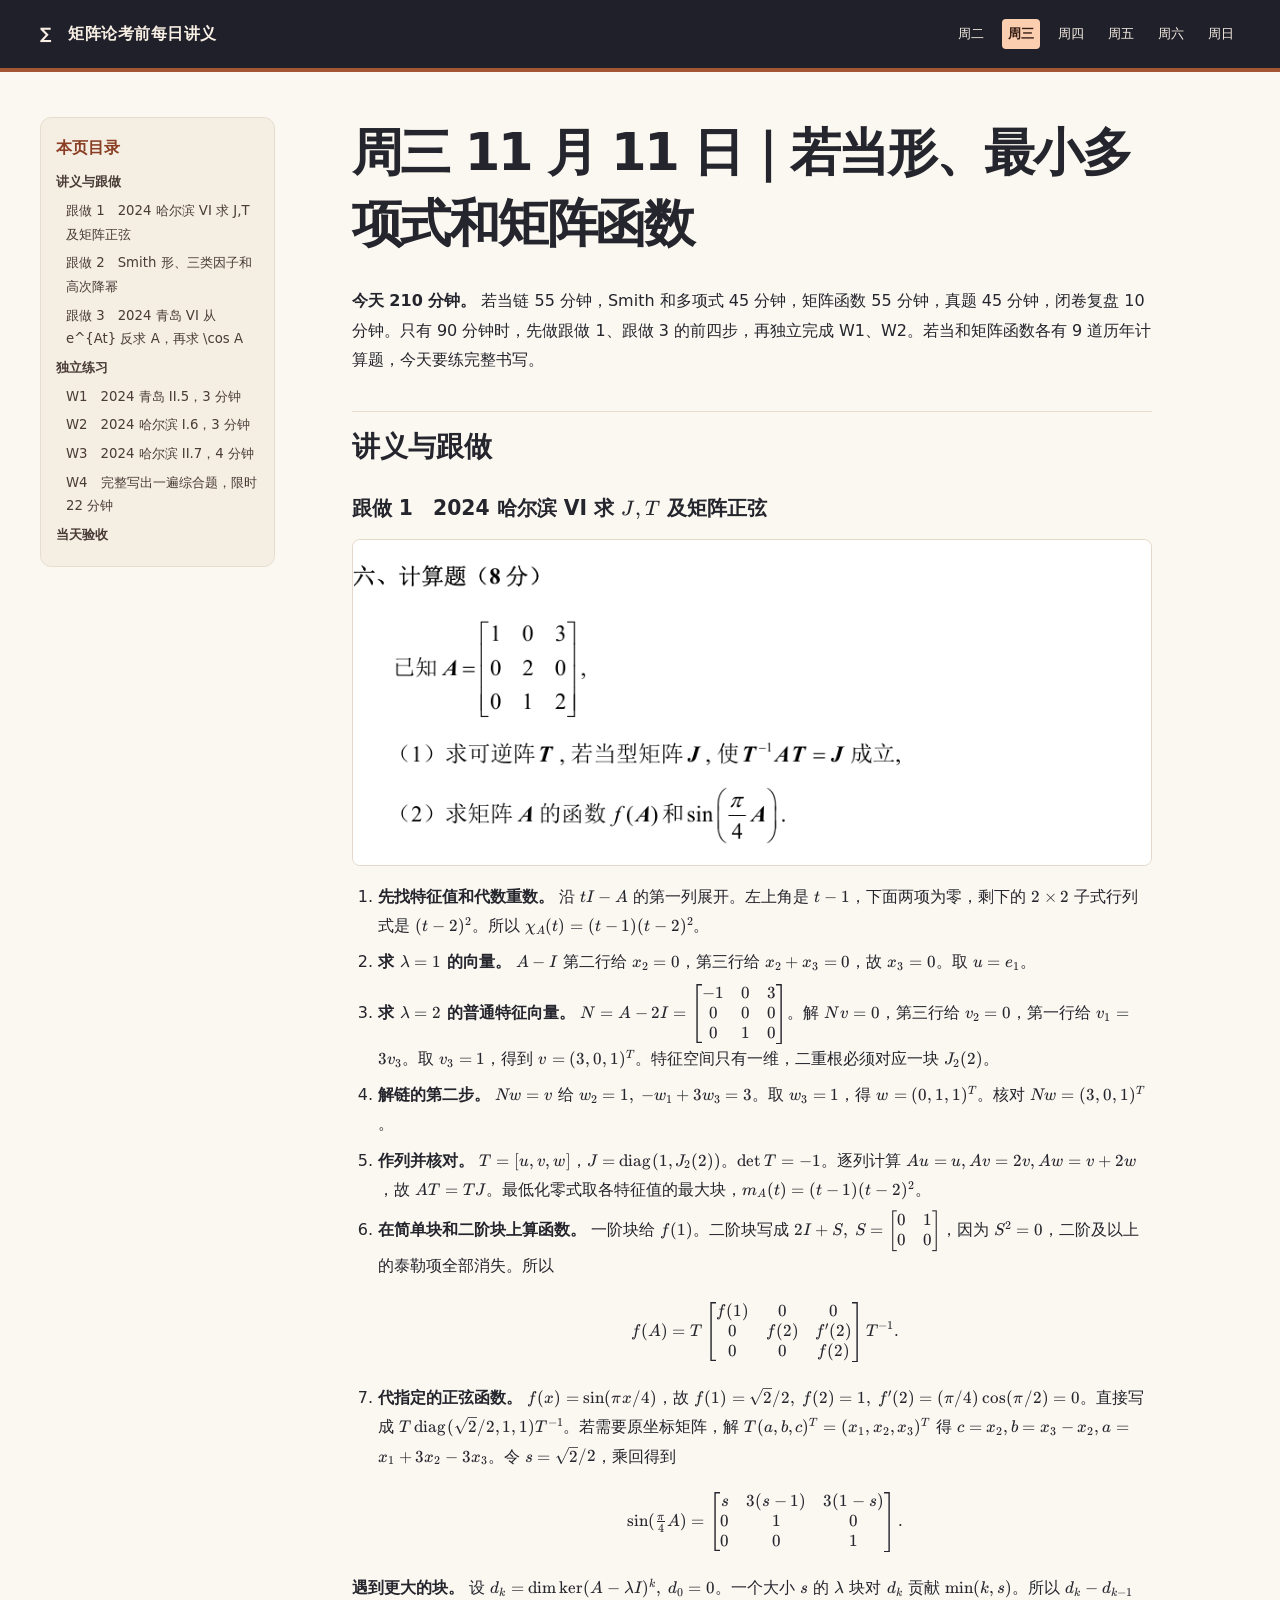
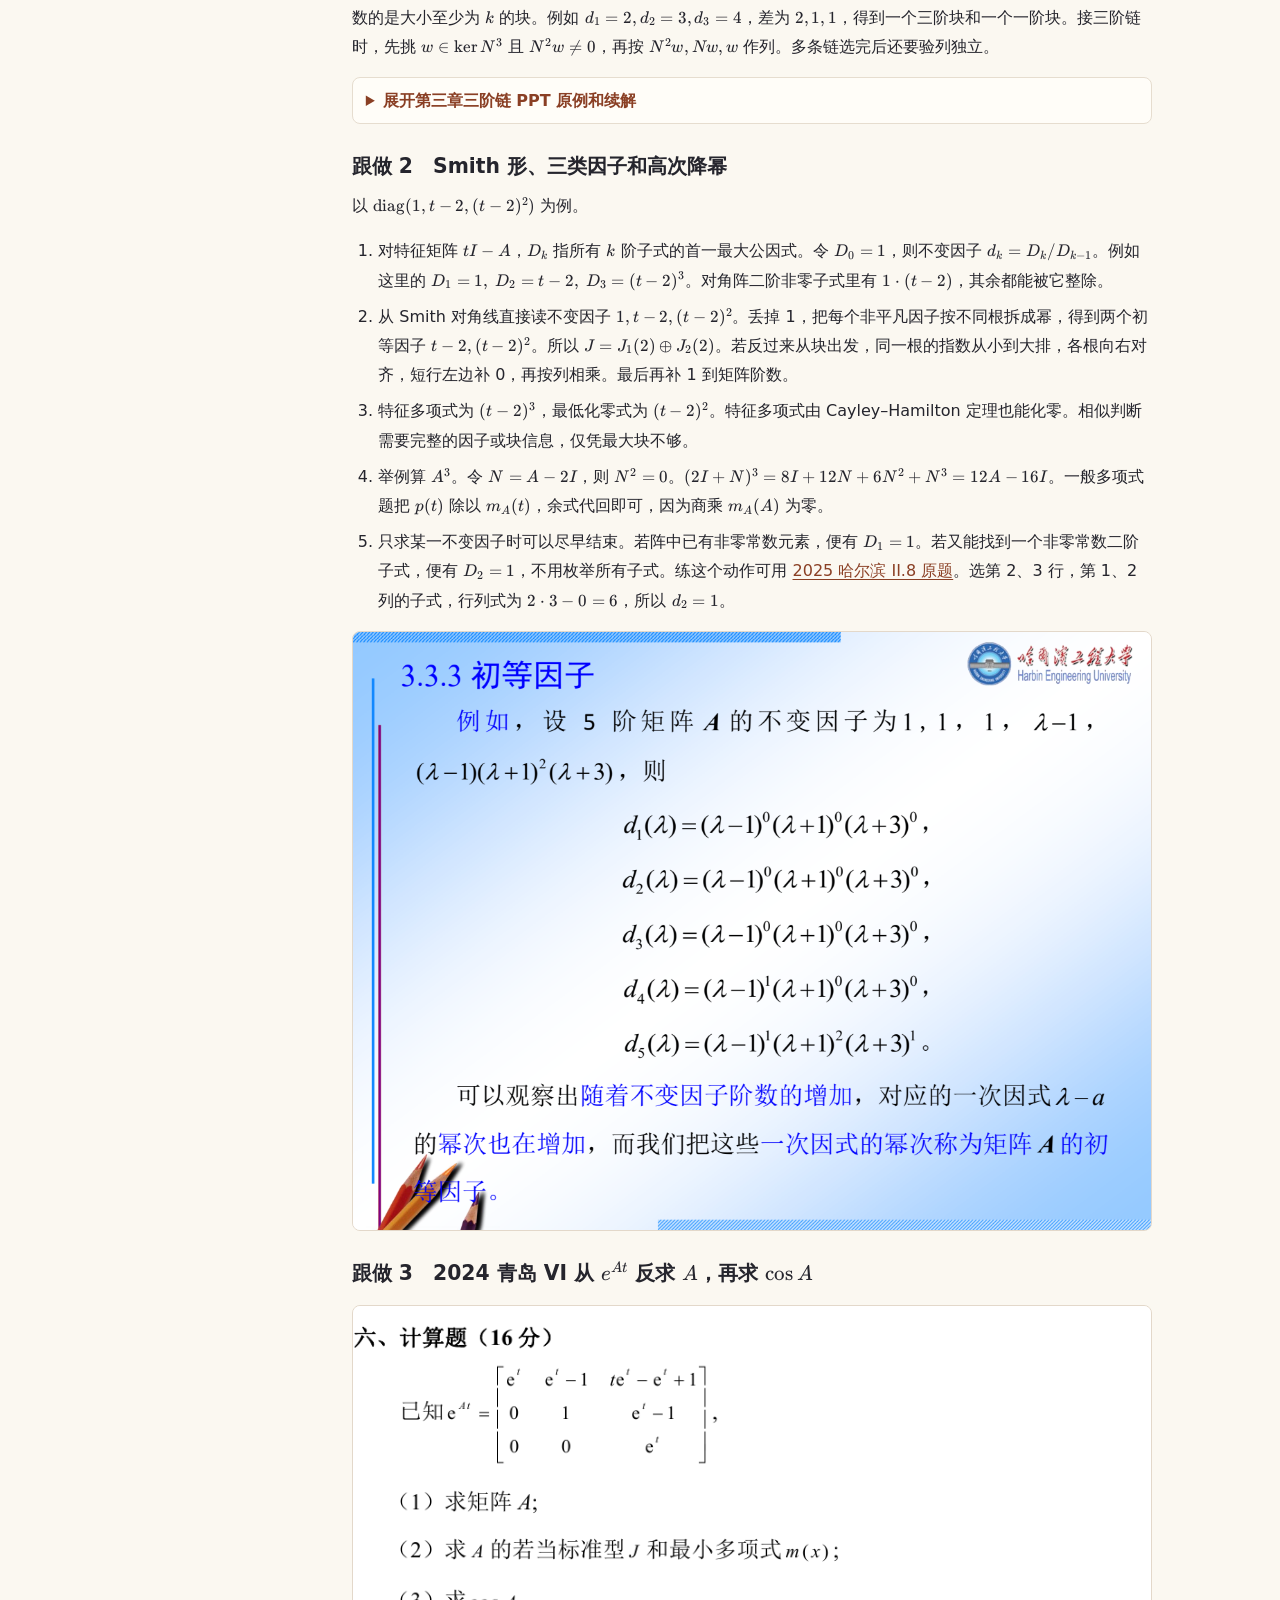
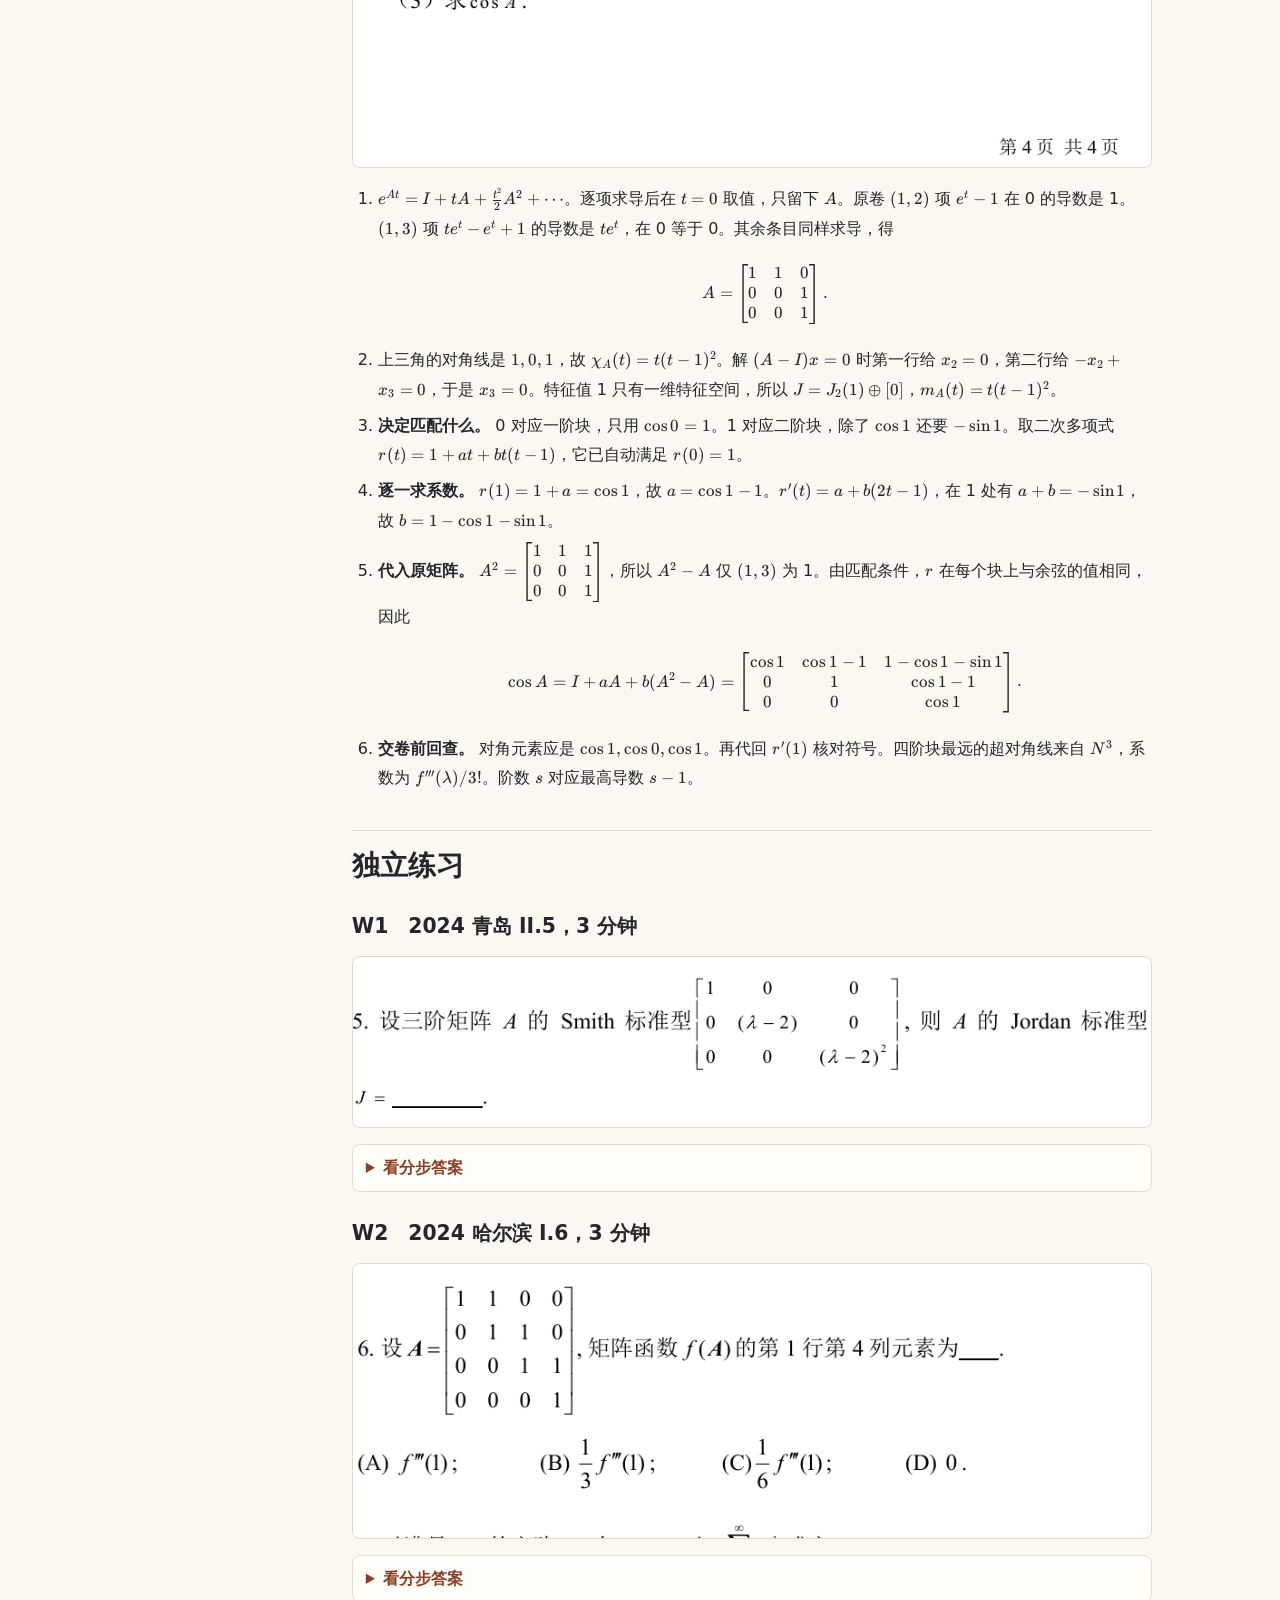
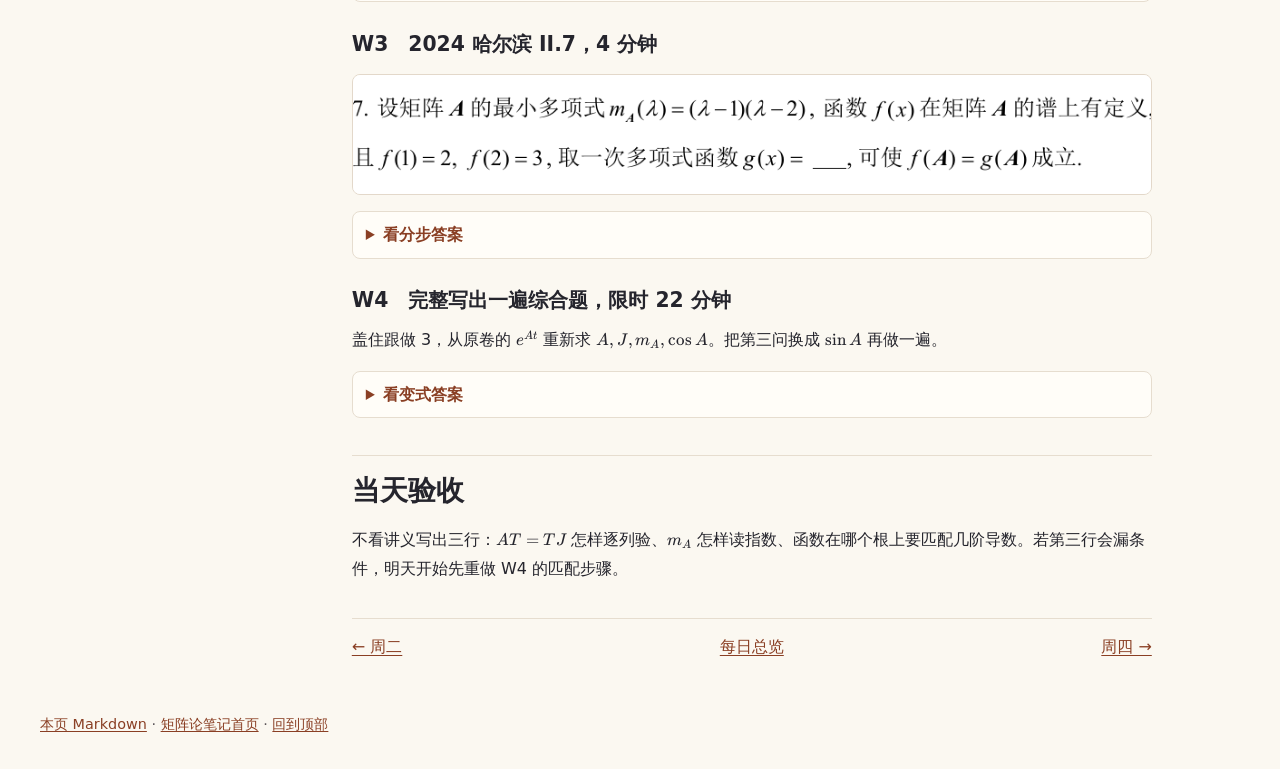
<file: daily/wednesday.html>
<!doctype html>
<html lang="zh-CN"><head><meta charset="utf-8"><meta name="viewport" content="width=device-width,initial-scale=1"><title>周三 11 月 11 日｜若当形、最小多项式和矩阵函数｜矩阵论考前每日讲义</title><link rel="stylesheet" href="../course-assets/katex/katex.min.css"><link rel="stylesheet" href="../course-assets/reader.css"></head>
<body id="top"><a class="skip" href="#reading">跳到正文</a><header class="site-bar"><div class="shell"><a class="brand" href="index.html">∑　矩阵论考前每日讲义</a><nav aria-label="每日讲义"><a href="tuesday.html">周二</a><a href="wednesday.html" aria-current="page">周三</a><a href="thursday.html">周四</a><a href="friday.html">周五</a><a href="saturday.html">周六</a><a href="sunday.html">周日</a></nav></div></header><div class="shell layout"><aside class="toc" aria-label="页内目录"><p>本页目录</p><ul><li class="level-2"><a href="#讲义与跟做">讲义与跟做</a></li><li class="level-3"><a href="#跟做-1-2024-哈尔滨-vi-求-jt-及矩阵正弦">跟做 1　2024 哈尔滨 VI 求 J,T 及矩阵正弦</a></li><li class="level-3"><a href="#跟做-2-smith-形三类因子和高次降幂">跟做 2　Smith 形、三类因子和高次降幂</a></li><li class="level-3"><a href="#跟做-3-2024-青岛-vi-从-eat-反求-a再求-cos-a">跟做 3　2024 青岛 VI 从 e^{At} 反求 A，再求 \cos A</a></li><li class="level-2"><a href="#独立练习">独立练习</a></li><li class="level-3"><a href="#w1-2024-青岛-ii53-分钟">W1　2024 青岛 II.5，3 分钟</a></li><li class="level-3"><a href="#w2-2024-哈尔滨-i63-分钟">W2　2024 哈尔滨 I.6，3 分钟</a></li><li class="level-3"><a href="#w3-2024-哈尔滨-ii74-分钟">W3　2024 哈尔滨 II.7，4 分钟</a></li><li class="level-3"><a href="#w4-完整写出一遍综合题限时-22-分钟">W4　完整写出一遍综合题，限时 22 分钟</a></li><li class="level-2"><a href="#当天验收">当天验收</a></li></ul></aside><main id="reading"><article><h1 id="周三-11-月-11-日若当形最小多项式和矩阵函数">周三 11 月 11 日｜若当形、最小多项式和矩阵函数</h1>
<p><strong>今天 210 分钟。</strong> 若当链 55 分钟，Smith 和多项式 45 分钟，矩阵函数 55 分钟，真题 45 分钟，闭卷复盘 10 分钟。只有 90 分钟时，先做跟做 1、跟做 3 的前四步，再独立完成 W1、W2。若当和矩阵函数各有 9 道历年计算题，今天要练完整书写。</p>
<h2 id="讲义与跟做">讲义与跟做</h2>
<h3 id="跟做-1-2024-哈尔滨-vi-求-jt-及矩阵正弦">跟做 1　2024 哈尔滨 VI 求 <span class="katex"><span class="katex-mathml"><math xmlns="http://www.w3.org/1998/Math/MathML"><semantics><mrow><mi>J</mi><mo separator="true">,</mo><mi>T</mi></mrow><annotation encoding="application/x-tex">J,T</annotation></semantics></math></span><span class="katex-html" aria-hidden="true"><span class="base"><span class="strut" style="height:0.8778em;vertical-align:-0.1944em;"></span><span class="mord mathnormal" style="margin-right:0.09618em;">J</span><span class="mpunct">,</span><span class="mspace" style="margin-right:0.1667em;"></span><span class="mord mathnormal" style="margin-right:0.13889em;">T</span></span></span></span> 及矩阵正弦</h3>
<p><img loading="lazy" decoding="async" src="../evidence/2024-H/VI.png" alt="2024 哈尔滨 VI 原题"></p>
<ol>
<li><strong>先找特征值和代数重数。</strong> 沿 <span class="katex"><span class="katex-mathml"><math xmlns="http://www.w3.org/1998/Math/MathML"><semantics><mrow><mi>t</mi><mi>I</mi><mo>−</mo><mi>A</mi></mrow><annotation encoding="application/x-tex">tI-A</annotation></semantics></math></span><span class="katex-html" aria-hidden="true"><span class="base"><span class="strut" style="height:0.7667em;vertical-align:-0.0833em;"></span><span class="mord mathnormal">t</span><span class="mord mathnormal" style="margin-right:0.07847em;">I</span><span class="mspace" style="margin-right:0.2222em;"></span><span class="mbin">−</span><span class="mspace" style="margin-right:0.2222em;"></span></span><span class="base"><span class="strut" style="height:0.6833em;"></span><span class="mord mathnormal">A</span></span></span></span> 的第一列展开。左上角是 <span class="katex"><span class="katex-mathml"><math xmlns="http://www.w3.org/1998/Math/MathML"><semantics><mrow><mi>t</mi><mo>−</mo><mn>1</mn></mrow><annotation encoding="application/x-tex">t-1</annotation></semantics></math></span><span class="katex-html" aria-hidden="true"><span class="base"><span class="strut" style="height:0.6984em;vertical-align:-0.0833em;"></span><span class="mord mathnormal">t</span><span class="mspace" style="margin-right:0.2222em;"></span><span class="mbin">−</span><span class="mspace" style="margin-right:0.2222em;"></span></span><span class="base"><span class="strut" style="height:0.6444em;"></span><span class="mord">1</span></span></span></span>，下面两项为零，剩下的 <span class="katex"><span class="katex-mathml"><math xmlns="http://www.w3.org/1998/Math/MathML"><semantics><mrow><mn>2</mn><mo>×</mo><mn>2</mn></mrow><annotation encoding="application/x-tex">2\times2</annotation></semantics></math></span><span class="katex-html" aria-hidden="true"><span class="base"><span class="strut" style="height:0.7278em;vertical-align:-0.0833em;"></span><span class="mord">2</span><span class="mspace" style="margin-right:0.2222em;"></span><span class="mbin">×</span><span class="mspace" style="margin-right:0.2222em;"></span></span><span class="base"><span class="strut" style="height:0.6444em;"></span><span class="mord">2</span></span></span></span> 子式行列式是 <span class="katex"><span class="katex-mathml"><math xmlns="http://www.w3.org/1998/Math/MathML"><semantics><mrow><mo stretchy="false">(</mo><mi>t</mi><mo>−</mo><mn>2</mn><msup><mo stretchy="false">)</mo><mn>2</mn></msup></mrow><annotation encoding="application/x-tex">(t-2)^2</annotation></semantics></math></span><span class="katex-html" aria-hidden="true"><span class="base"><span class="strut" style="height:1em;vertical-align:-0.25em;"></span><span class="mopen">(</span><span class="mord mathnormal">t</span><span class="mspace" style="margin-right:0.2222em;"></span><span class="mbin">−</span><span class="mspace" style="margin-right:0.2222em;"></span></span><span class="base"><span class="strut" style="height:1.0641em;vertical-align:-0.25em;"></span><span class="mord">2</span><span class="mclose"><span class="mclose">)</span><span class="msupsub"><span class="vlist-t"><span class="vlist-r"><span class="vlist" style="height:0.8141em;"><span style="top:-3.063em;margin-right:0.05em;"><span class="pstrut" style="height:2.7em;"></span><span class="sizing reset-size6 size3 mtight"><span class="mord mtight">2</span></span></span></span></span></span></span></span></span></span></span>。所以 <span class="katex"><span class="katex-mathml"><math xmlns="http://www.w3.org/1998/Math/MathML"><semantics><mrow><msub><mi>χ</mi><mi>A</mi></msub><mo stretchy="false">(</mo><mi>t</mi><mo stretchy="false">)</mo><mo>=</mo><mo stretchy="false">(</mo><mi>t</mi><mo>−</mo><mn>1</mn><mo stretchy="false">)</mo><mo stretchy="false">(</mo><mi>t</mi><mo>−</mo><mn>2</mn><msup><mo stretchy="false">)</mo><mn>2</mn></msup></mrow><annotation encoding="application/x-tex">\chi_A(t)=(t-1)(t-2)^2</annotation></semantics></math></span><span class="katex-html" aria-hidden="true"><span class="base"><span class="strut" style="height:1em;vertical-align:-0.25em;"></span><span class="mord"><span class="mord mathnormal">χ</span><span class="msupsub"><span class="vlist-t vlist-t2"><span class="vlist-r"><span class="vlist" style="height:0.3283em;"><span style="top:-2.55em;margin-left:0em;margin-right:0.05em;"><span class="pstrut" style="height:2.7em;"></span><span class="sizing reset-size6 size3 mtight"><span class="mord mathnormal mtight">A</span></span></span></span><span class="vlist-s">​</span></span><span class="vlist-r"><span class="vlist" style="height:0.15em;"><span></span></span></span></span></span></span><span class="mopen">(</span><span class="mord mathnormal">t</span><span class="mclose">)</span><span class="mspace" style="margin-right:0.2778em;"></span><span class="mrel">=</span><span class="mspace" style="margin-right:0.2778em;"></span></span><span class="base"><span class="strut" style="height:1em;vertical-align:-0.25em;"></span><span class="mopen">(</span><span class="mord mathnormal">t</span><span class="mspace" style="margin-right:0.2222em;"></span><span class="mbin">−</span><span class="mspace" style="margin-right:0.2222em;"></span></span><span class="base"><span class="strut" style="height:1em;vertical-align:-0.25em;"></span><span class="mord">1</span><span class="mclose">)</span><span class="mopen">(</span><span class="mord mathnormal">t</span><span class="mspace" style="margin-right:0.2222em;"></span><span class="mbin">−</span><span class="mspace" style="margin-right:0.2222em;"></span></span><span class="base"><span class="strut" style="height:1.0641em;vertical-align:-0.25em;"></span><span class="mord">2</span><span class="mclose"><span class="mclose">)</span><span class="msupsub"><span class="vlist-t"><span class="vlist-r"><span class="vlist" style="height:0.8141em;"><span style="top:-3.063em;margin-right:0.05em;"><span class="pstrut" style="height:2.7em;"></span><span class="sizing reset-size6 size3 mtight"><span class="mord mtight">2</span></span></span></span></span></span></span></span></span></span></span>。</li>
<li><strong>求 <span class="katex"><span class="katex-mathml"><math xmlns="http://www.w3.org/1998/Math/MathML"><semantics><mrow><mi>λ</mi><mo>=</mo><mn>1</mn></mrow><annotation encoding="application/x-tex">\lambda=1</annotation></semantics></math></span><span class="katex-html" aria-hidden="true"><span class="base"><span class="strut" style="height:0.6944em;"></span><span class="mord mathnormal">λ</span><span class="mspace" style="margin-right:0.2778em;"></span><span class="mrel">=</span><span class="mspace" style="margin-right:0.2778em;"></span></span><span class="base"><span class="strut" style="height:0.6444em;"></span><span class="mord">1</span></span></span></span> 的向量。</strong> <span class="katex"><span class="katex-mathml"><math xmlns="http://www.w3.org/1998/Math/MathML"><semantics><mrow><mi>A</mi><mo>−</mo><mi>I</mi></mrow><annotation encoding="application/x-tex">A-I</annotation></semantics></math></span><span class="katex-html" aria-hidden="true"><span class="base"><span class="strut" style="height:0.7667em;vertical-align:-0.0833em;"></span><span class="mord mathnormal">A</span><span class="mspace" style="margin-right:0.2222em;"></span><span class="mbin">−</span><span class="mspace" style="margin-right:0.2222em;"></span></span><span class="base"><span class="strut" style="height:0.6833em;"></span><span class="mord mathnormal" style="margin-right:0.07847em;">I</span></span></span></span> 第二行给 <span class="katex"><span class="katex-mathml"><math xmlns="http://www.w3.org/1998/Math/MathML"><semantics><mrow><msub><mi>x</mi><mn>2</mn></msub><mo>=</mo><mn>0</mn></mrow><annotation encoding="application/x-tex">x_2=0</annotation></semantics></math></span><span class="katex-html" aria-hidden="true"><span class="base"><span class="strut" style="height:0.5806em;vertical-align:-0.15em;"></span><span class="mord"><span class="mord mathnormal">x</span><span class="msupsub"><span class="vlist-t vlist-t2"><span class="vlist-r"><span class="vlist" style="height:0.3011em;"><span style="top:-2.55em;margin-left:0em;margin-right:0.05em;"><span class="pstrut" style="height:2.7em;"></span><span class="sizing reset-size6 size3 mtight"><span class="mord mtight">2</span></span></span></span><span class="vlist-s">​</span></span><span class="vlist-r"><span class="vlist" style="height:0.15em;"><span></span></span></span></span></span></span><span class="mspace" style="margin-right:0.2778em;"></span><span class="mrel">=</span><span class="mspace" style="margin-right:0.2778em;"></span></span><span class="base"><span class="strut" style="height:0.6444em;"></span><span class="mord">0</span></span></span></span>，第三行给 <span class="katex"><span class="katex-mathml"><math xmlns="http://www.w3.org/1998/Math/MathML"><semantics><mrow><msub><mi>x</mi><mn>2</mn></msub><mo>+</mo><msub><mi>x</mi><mn>3</mn></msub><mo>=</mo><mn>0</mn></mrow><annotation encoding="application/x-tex">x_2+x_3=0</annotation></semantics></math></span><span class="katex-html" aria-hidden="true"><span class="base"><span class="strut" style="height:0.7333em;vertical-align:-0.15em;"></span><span class="mord"><span class="mord mathnormal">x</span><span class="msupsub"><span class="vlist-t vlist-t2"><span class="vlist-r"><span class="vlist" style="height:0.3011em;"><span style="top:-2.55em;margin-left:0em;margin-right:0.05em;"><span class="pstrut" style="height:2.7em;"></span><span class="sizing reset-size6 size3 mtight"><span class="mord mtight">2</span></span></span></span><span class="vlist-s">​</span></span><span class="vlist-r"><span class="vlist" style="height:0.15em;"><span></span></span></span></span></span></span><span class="mspace" style="margin-right:0.2222em;"></span><span class="mbin">+</span><span class="mspace" style="margin-right:0.2222em;"></span></span><span class="base"><span class="strut" style="height:0.5806em;vertical-align:-0.15em;"></span><span class="mord"><span class="mord mathnormal">x</span><span class="msupsub"><span class="vlist-t vlist-t2"><span class="vlist-r"><span class="vlist" style="height:0.3011em;"><span style="top:-2.55em;margin-left:0em;margin-right:0.05em;"><span class="pstrut" style="height:2.7em;"></span><span class="sizing reset-size6 size3 mtight"><span class="mord mtight">3</span></span></span></span><span class="vlist-s">​</span></span><span class="vlist-r"><span class="vlist" style="height:0.15em;"><span></span></span></span></span></span></span><span class="mspace" style="margin-right:0.2778em;"></span><span class="mrel">=</span><span class="mspace" style="margin-right:0.2778em;"></span></span><span class="base"><span class="strut" style="height:0.6444em;"></span><span class="mord">0</span></span></span></span>，故 <span class="katex"><span class="katex-mathml"><math xmlns="http://www.w3.org/1998/Math/MathML"><semantics><mrow><msub><mi>x</mi><mn>3</mn></msub><mo>=</mo><mn>0</mn></mrow><annotation encoding="application/x-tex">x_3=0</annotation></semantics></math></span><span class="katex-html" aria-hidden="true"><span class="base"><span class="strut" style="height:0.5806em;vertical-align:-0.15em;"></span><span class="mord"><span class="mord mathnormal">x</span><span class="msupsub"><span class="vlist-t vlist-t2"><span class="vlist-r"><span class="vlist" style="height:0.3011em;"><span style="top:-2.55em;margin-left:0em;margin-right:0.05em;"><span class="pstrut" style="height:2.7em;"></span><span class="sizing reset-size6 size3 mtight"><span class="mord mtight">3</span></span></span></span><span class="vlist-s">​</span></span><span class="vlist-r"><span class="vlist" style="height:0.15em;"><span></span></span></span></span></span></span><span class="mspace" style="margin-right:0.2778em;"></span><span class="mrel">=</span><span class="mspace" style="margin-right:0.2778em;"></span></span><span class="base"><span class="strut" style="height:0.6444em;"></span><span class="mord">0</span></span></span></span>。取 <span class="katex"><span class="katex-mathml"><math xmlns="http://www.w3.org/1998/Math/MathML"><semantics><mrow><mi>u</mi><mo>=</mo><msub><mi>e</mi><mn>1</mn></msub></mrow><annotation encoding="application/x-tex">u=e_1</annotation></semantics></math></span><span class="katex-html" aria-hidden="true"><span class="base"><span class="strut" style="height:0.4306em;"></span><span class="mord mathnormal">u</span><span class="mspace" style="margin-right:0.2778em;"></span><span class="mrel">=</span><span class="mspace" style="margin-right:0.2778em;"></span></span><span class="base"><span class="strut" style="height:0.5806em;vertical-align:-0.15em;"></span><span class="mord"><span class="mord mathnormal">e</span><span class="msupsub"><span class="vlist-t vlist-t2"><span class="vlist-r"><span class="vlist" style="height:0.3011em;"><span style="top:-2.55em;margin-left:0em;margin-right:0.05em;"><span class="pstrut" style="height:2.7em;"></span><span class="sizing reset-size6 size3 mtight"><span class="mord mtight">1</span></span></span></span><span class="vlist-s">​</span></span><span class="vlist-r"><span class="vlist" style="height:0.15em;"><span></span></span></span></span></span></span></span></span></span>。</li>
<li><strong>求 <span class="katex"><span class="katex-mathml"><math xmlns="http://www.w3.org/1998/Math/MathML"><semantics><mrow><mi>λ</mi><mo>=</mo><mn>2</mn></mrow><annotation encoding="application/x-tex">\lambda=2</annotation></semantics></math></span><span class="katex-html" aria-hidden="true"><span class="base"><span class="strut" style="height:0.6944em;"></span><span class="mord mathnormal">λ</span><span class="mspace" style="margin-right:0.2778em;"></span><span class="mrel">=</span><span class="mspace" style="margin-right:0.2778em;"></span></span><span class="base"><span class="strut" style="height:0.6444em;"></span><span class="mord">2</span></span></span></span> 的普通特征向量。</strong> <span class="katex"><span class="katex-mathml"><math xmlns="http://www.w3.org/1998/Math/MathML"><semantics><mrow><mi>N</mi><mo>=</mo><mi>A</mi><mo>−</mo><mn>2</mn><mi>I</mi><mo>=</mo><mrow><mo fence="true">[</mo><mtable rowspacing="0.16em" columnalign="center center center" columnspacing="1em"><mtr><mtd><mstyle scriptlevel="0" displaystyle="false"><mrow><mo>−</mo><mn>1</mn></mrow></mstyle></mtd><mtd><mstyle scriptlevel="0" displaystyle="false"><mn>0</mn></mstyle></mtd><mtd><mstyle scriptlevel="0" displaystyle="false"><mn>3</mn></mstyle></mtd></mtr><mtr><mtd><mstyle scriptlevel="0" displaystyle="false"><mn>0</mn></mstyle></mtd><mtd><mstyle scriptlevel="0" displaystyle="false"><mn>0</mn></mstyle></mtd><mtd><mstyle scriptlevel="0" displaystyle="false"><mn>0</mn></mstyle></mtd></mtr><mtr><mtd><mstyle scriptlevel="0" displaystyle="false"><mn>0</mn></mstyle></mtd><mtd><mstyle scriptlevel="0" displaystyle="false"><mn>1</mn></mstyle></mtd><mtd><mstyle scriptlevel="0" displaystyle="false"><mn>0</mn></mstyle></mtd></mtr></mtable><mo fence="true">]</mo></mrow></mrow><annotation encoding="application/x-tex">N=A-2I=\begin{bmatrix}-1&amp;0&amp;3\\0&amp;0&amp;0\\0&amp;1&amp;0\end{bmatrix}</annotation></semantics></math></span><span class="katex-html" aria-hidden="true"><span class="base"><span class="strut" style="height:0.6833em;"></span><span class="mord mathnormal" style="margin-right:0.10903em;">N</span><span class="mspace" style="margin-right:0.2778em;"></span><span class="mrel">=</span><span class="mspace" style="margin-right:0.2778em;"></span></span><span class="base"><span class="strut" style="height:0.7667em;vertical-align:-0.0833em;"></span><span class="mord mathnormal">A</span><span class="mspace" style="margin-right:0.2222em;"></span><span class="mbin">−</span><span class="mspace" style="margin-right:0.2222em;"></span></span><span class="base"><span class="strut" style="height:0.6833em;"></span><span class="mord">2</span><span class="mord mathnormal" style="margin-right:0.07847em;">I</span><span class="mspace" style="margin-right:0.2778em;"></span><span class="mrel">=</span><span class="mspace" style="margin-right:0.2778em;"></span></span><span class="base"><span class="strut" style="height:3.6em;vertical-align:-1.55em;"></span><span class="minner"><span class="mopen"><span class="delimsizing mult"><span class="vlist-t vlist-t2"><span class="vlist-r"><span class="vlist" style="height:2.05em;"><span style="top:-4.05em;"><span class="pstrut" style="height:5.6em;"></span><span style="width:0.667em;height:3.600em;"><svg xmlns="http://www.w3.org/2000/svg" width="0.667em" height="3.600em" viewBox="0 0 667 3600"><path d="M403 1759 V84 H666 V0 H319 V1759 v0 v1759 h347 v-84
H403z M403 1759 V0 H319 V1759 v0 v1759 h84z"/></svg></span></span></span><span class="vlist-s">​</span></span><span class="vlist-r"><span class="vlist" style="height:1.55em;"><span></span></span></span></span></span></span><span class="mord"><span class="mtable"><span class="col-align-c"><span class="vlist-t vlist-t2"><span class="vlist-r"><span class="vlist" style="height:2.05em;"><span style="top:-4.21em;"><span class="pstrut" style="height:3em;"></span><span class="mord"><span class="mord">−</span><span class="mord">1</span></span></span><span style="top:-3.01em;"><span class="pstrut" style="height:3em;"></span><span class="mord"><span class="mord">0</span></span></span><span style="top:-1.81em;"><span class="pstrut" style="height:3em;"></span><span class="mord"><span class="mord">0</span></span></span></span><span class="vlist-s">​</span></span><span class="vlist-r"><span class="vlist" style="height:1.55em;"><span></span></span></span></span></span><span class="arraycolsep" style="width:0.5em;"></span><span class="arraycolsep" style="width:0.5em;"></span><span class="col-align-c"><span class="vlist-t vlist-t2"><span class="vlist-r"><span class="vlist" style="height:2.05em;"><span style="top:-4.21em;"><span class="pstrut" style="height:3em;"></span><span class="mord"><span class="mord">0</span></span></span><span style="top:-3.01em;"><span class="pstrut" style="height:3em;"></span><span class="mord"><span class="mord">0</span></span></span><span style="top:-1.81em;"><span class="pstrut" style="height:3em;"></span><span class="mord"><span class="mord">1</span></span></span></span><span class="vlist-s">​</span></span><span class="vlist-r"><span class="vlist" style="height:1.55em;"><span></span></span></span></span></span><span class="arraycolsep" style="width:0.5em;"></span><span class="arraycolsep" style="width:0.5em;"></span><span class="col-align-c"><span class="vlist-t vlist-t2"><span class="vlist-r"><span class="vlist" style="height:2.05em;"><span style="top:-4.21em;"><span class="pstrut" style="height:3em;"></span><span class="mord"><span class="mord">3</span></span></span><span style="top:-3.01em;"><span class="pstrut" style="height:3em;"></span><span class="mord"><span class="mord">0</span></span></span><span style="top:-1.81em;"><span class="pstrut" style="height:3em;"></span><span class="mord"><span class="mord">0</span></span></span></span><span class="vlist-s">​</span></span><span class="vlist-r"><span class="vlist" style="height:1.55em;"><span></span></span></span></span></span></span></span><span class="mclose"><span class="delimsizing mult"><span class="vlist-t vlist-t2"><span class="vlist-r"><span class="vlist" style="height:2.05em;"><span style="top:-4.05em;"><span class="pstrut" style="height:5.6em;"></span><span style="width:0.667em;height:3.600em;"><svg xmlns="http://www.w3.org/2000/svg" width="0.667em" height="3.600em" viewBox="0 0 667 3600"><path d="M347 1759 V0 H0 V84 H263 V1759 v0 v1759 H0 v84 H347z
M347 1759 V0 H263 V1759 v0 v1759 h84z"/></svg></span></span></span><span class="vlist-s">​</span></span><span class="vlist-r"><span class="vlist" style="height:1.55em;"><span></span></span></span></span></span></span></span></span></span></span>。解 <span class="katex"><span class="katex-mathml"><math xmlns="http://www.w3.org/1998/Math/MathML"><semantics><mrow><mi>N</mi><mi>v</mi><mo>=</mo><mn>0</mn></mrow><annotation encoding="application/x-tex">Nv=0</annotation></semantics></math></span><span class="katex-html" aria-hidden="true"><span class="base"><span class="strut" style="height:0.6833em;"></span><span class="mord mathnormal" style="margin-right:0.10903em;">N</span><span class="mord mathnormal" style="margin-right:0.03588em;">v</span><span class="mspace" style="margin-right:0.2778em;"></span><span class="mrel">=</span><span class="mspace" style="margin-right:0.2778em;"></span></span><span class="base"><span class="strut" style="height:0.6444em;"></span><span class="mord">0</span></span></span></span>，第三行给 <span class="katex"><span class="katex-mathml"><math xmlns="http://www.w3.org/1998/Math/MathML"><semantics><mrow><msub><mi>v</mi><mn>2</mn></msub><mo>=</mo><mn>0</mn></mrow><annotation encoding="application/x-tex">v_2=0</annotation></semantics></math></span><span class="katex-html" aria-hidden="true"><span class="base"><span class="strut" style="height:0.5806em;vertical-align:-0.15em;"></span><span class="mord"><span class="mord mathnormal" style="margin-right:0.03588em;">v</span><span class="msupsub"><span class="vlist-t vlist-t2"><span class="vlist-r"><span class="vlist" style="height:0.3011em;"><span style="top:-2.55em;margin-left:-0.0359em;margin-right:0.05em;"><span class="pstrut" style="height:2.7em;"></span><span class="sizing reset-size6 size3 mtight"><span class="mord mtight">2</span></span></span></span><span class="vlist-s">​</span></span><span class="vlist-r"><span class="vlist" style="height:0.15em;"><span></span></span></span></span></span></span><span class="mspace" style="margin-right:0.2778em;"></span><span class="mrel">=</span><span class="mspace" style="margin-right:0.2778em;"></span></span><span class="base"><span class="strut" style="height:0.6444em;"></span><span class="mord">0</span></span></span></span>，第一行给 <span class="katex"><span class="katex-mathml"><math xmlns="http://www.w3.org/1998/Math/MathML"><semantics><mrow><msub><mi>v</mi><mn>1</mn></msub><mo>=</mo><mn>3</mn><msub><mi>v</mi><mn>3</mn></msub></mrow><annotation encoding="application/x-tex">v_1=3v_3</annotation></semantics></math></span><span class="katex-html" aria-hidden="true"><span class="base"><span class="strut" style="height:0.5806em;vertical-align:-0.15em;"></span><span class="mord"><span class="mord mathnormal" style="margin-right:0.03588em;">v</span><span class="msupsub"><span class="vlist-t vlist-t2"><span class="vlist-r"><span class="vlist" style="height:0.3011em;"><span style="top:-2.55em;margin-left:-0.0359em;margin-right:0.05em;"><span class="pstrut" style="height:2.7em;"></span><span class="sizing reset-size6 size3 mtight"><span class="mord mtight">1</span></span></span></span><span class="vlist-s">​</span></span><span class="vlist-r"><span class="vlist" style="height:0.15em;"><span></span></span></span></span></span></span><span class="mspace" style="margin-right:0.2778em;"></span><span class="mrel">=</span><span class="mspace" style="margin-right:0.2778em;"></span></span><span class="base"><span class="strut" style="height:0.7944em;vertical-align:-0.15em;"></span><span class="mord">3</span><span class="mord"><span class="mord mathnormal" style="margin-right:0.03588em;">v</span><span class="msupsub"><span class="vlist-t vlist-t2"><span class="vlist-r"><span class="vlist" style="height:0.3011em;"><span style="top:-2.55em;margin-left:-0.0359em;margin-right:0.05em;"><span class="pstrut" style="height:2.7em;"></span><span class="sizing reset-size6 size3 mtight"><span class="mord mtight">3</span></span></span></span><span class="vlist-s">​</span></span><span class="vlist-r"><span class="vlist" style="height:0.15em;"><span></span></span></span></span></span></span></span></span></span>。取 <span class="katex"><span class="katex-mathml"><math xmlns="http://www.w3.org/1998/Math/MathML"><semantics><mrow><msub><mi>v</mi><mn>3</mn></msub><mo>=</mo><mn>1</mn></mrow><annotation encoding="application/x-tex">v_3=1</annotation></semantics></math></span><span class="katex-html" aria-hidden="true"><span class="base"><span class="strut" style="height:0.5806em;vertical-align:-0.15em;"></span><span class="mord"><span class="mord mathnormal" style="margin-right:0.03588em;">v</span><span class="msupsub"><span class="vlist-t vlist-t2"><span class="vlist-r"><span class="vlist" style="height:0.3011em;"><span style="top:-2.55em;margin-left:-0.0359em;margin-right:0.05em;"><span class="pstrut" style="height:2.7em;"></span><span class="sizing reset-size6 size3 mtight"><span class="mord mtight">3</span></span></span></span><span class="vlist-s">​</span></span><span class="vlist-r"><span class="vlist" style="height:0.15em;"><span></span></span></span></span></span></span><span class="mspace" style="margin-right:0.2778em;"></span><span class="mrel">=</span><span class="mspace" style="margin-right:0.2778em;"></span></span><span class="base"><span class="strut" style="height:0.6444em;"></span><span class="mord">1</span></span></span></span>，得到 <span class="katex"><span class="katex-mathml"><math xmlns="http://www.w3.org/1998/Math/MathML"><semantics><mrow><mi>v</mi><mo>=</mo><mo stretchy="false">(</mo><mn>3</mn><mo separator="true">,</mo><mn>0</mn><mo separator="true">,</mo><mn>1</mn><msup><mo stretchy="false">)</mo><mi>T</mi></msup></mrow><annotation encoding="application/x-tex">v=(3,0,1)^T</annotation></semantics></math></span><span class="katex-html" aria-hidden="true"><span class="base"><span class="strut" style="height:0.4306em;"></span><span class="mord mathnormal" style="margin-right:0.03588em;">v</span><span class="mspace" style="margin-right:0.2778em;"></span><span class="mrel">=</span><span class="mspace" style="margin-right:0.2778em;"></span></span><span class="base"><span class="strut" style="height:1.0913em;vertical-align:-0.25em;"></span><span class="mopen">(</span><span class="mord">3</span><span class="mpunct">,</span><span class="mspace" style="margin-right:0.1667em;"></span><span class="mord">0</span><span class="mpunct">,</span><span class="mspace" style="margin-right:0.1667em;"></span><span class="mord">1</span><span class="mclose"><span class="mclose">)</span><span class="msupsub"><span class="vlist-t"><span class="vlist-r"><span class="vlist" style="height:0.8413em;"><span style="top:-3.063em;margin-right:0.05em;"><span class="pstrut" style="height:2.7em;"></span><span class="sizing reset-size6 size3 mtight"><span class="mord mathnormal mtight" style="margin-right:0.13889em;">T</span></span></span></span></span></span></span></span></span></span></span>。特征空间只有一维，二重根必须对应一块 <span class="katex"><span class="katex-mathml"><math xmlns="http://www.w3.org/1998/Math/MathML"><semantics><mrow><msub><mi>J</mi><mn>2</mn></msub><mo stretchy="false">(</mo><mn>2</mn><mo stretchy="false">)</mo></mrow><annotation encoding="application/x-tex">J_2(2)</annotation></semantics></math></span><span class="katex-html" aria-hidden="true"><span class="base"><span class="strut" style="height:1em;vertical-align:-0.25em;"></span><span class="mord"><span class="mord mathnormal" style="margin-right:0.09618em;">J</span><span class="msupsub"><span class="vlist-t vlist-t2"><span class="vlist-r"><span class="vlist" style="height:0.3011em;"><span style="top:-2.55em;margin-left:-0.0962em;margin-right:0.05em;"><span class="pstrut" style="height:2.7em;"></span><span class="sizing reset-size6 size3 mtight"><span class="mord mtight">2</span></span></span></span><span class="vlist-s">​</span></span><span class="vlist-r"><span class="vlist" style="height:0.15em;"><span></span></span></span></span></span></span><span class="mopen">(</span><span class="mord">2</span><span class="mclose">)</span></span></span></span>。</li>
<li><strong>解链的第二步。</strong> <span class="katex"><span class="katex-mathml"><math xmlns="http://www.w3.org/1998/Math/MathML"><semantics><mrow><mi>N</mi><mi>w</mi><mo>=</mo><mi>v</mi></mrow><annotation encoding="application/x-tex">Nw=v</annotation></semantics></math></span><span class="katex-html" aria-hidden="true"><span class="base"><span class="strut" style="height:0.6833em;"></span><span class="mord mathnormal" style="margin-right:0.02691em;">Nw</span><span class="mspace" style="margin-right:0.2778em;"></span><span class="mrel">=</span><span class="mspace" style="margin-right:0.2778em;"></span></span><span class="base"><span class="strut" style="height:0.4306em;"></span><span class="mord mathnormal" style="margin-right:0.03588em;">v</span></span></span></span> 给 <span class="katex"><span class="katex-mathml"><math xmlns="http://www.w3.org/1998/Math/MathML"><semantics><mrow><msub><mi>w</mi><mn>2</mn></msub><mo>=</mo><mn>1</mn><mo separator="true">,</mo><mtext> </mtext><mo>−</mo><msub><mi>w</mi><mn>1</mn></msub><mo>+</mo><mn>3</mn><msub><mi>w</mi><mn>3</mn></msub><mo>=</mo><mn>3</mn></mrow><annotation encoding="application/x-tex">w_2=1,\ -w_1+3w_3=3</annotation></semantics></math></span><span class="katex-html" aria-hidden="true"><span class="base"><span class="strut" style="height:0.5806em;vertical-align:-0.15em;"></span><span class="mord"><span class="mord mathnormal" style="margin-right:0.02691em;">w</span><span class="msupsub"><span class="vlist-t vlist-t2"><span class="vlist-r"><span class="vlist" style="height:0.3011em;"><span style="top:-2.55em;margin-left:-0.0269em;margin-right:0.05em;"><span class="pstrut" style="height:2.7em;"></span><span class="sizing reset-size6 size3 mtight"><span class="mord mtight">2</span></span></span></span><span class="vlist-s">​</span></span><span class="vlist-r"><span class="vlist" style="height:0.15em;"><span></span></span></span></span></span></span><span class="mspace" style="margin-right:0.2778em;"></span><span class="mrel">=</span><span class="mspace" style="margin-right:0.2778em;"></span></span><span class="base"><span class="strut" style="height:0.8389em;vertical-align:-0.1944em;"></span><span class="mord">1</span><span class="mpunct">,</span><span class="mspace"> </span><span class="mspace" style="margin-right:0.1667em;"></span><span class="mord">−</span><span class="mord"><span class="mord mathnormal" style="margin-right:0.02691em;">w</span><span class="msupsub"><span class="vlist-t vlist-t2"><span class="vlist-r"><span class="vlist" style="height:0.3011em;"><span style="top:-2.55em;margin-left:-0.0269em;margin-right:0.05em;"><span class="pstrut" style="height:2.7em;"></span><span class="sizing reset-size6 size3 mtight"><span class="mord mtight">1</span></span></span></span><span class="vlist-s">​</span></span><span class="vlist-r"><span class="vlist" style="height:0.15em;"><span></span></span></span></span></span></span><span class="mspace" style="margin-right:0.2222em;"></span><span class="mbin">+</span><span class="mspace" style="margin-right:0.2222em;"></span></span><span class="base"><span class="strut" style="height:0.7944em;vertical-align:-0.15em;"></span><span class="mord">3</span><span class="mord"><span class="mord mathnormal" style="margin-right:0.02691em;">w</span><span class="msupsub"><span class="vlist-t vlist-t2"><span class="vlist-r"><span class="vlist" style="height:0.3011em;"><span style="top:-2.55em;margin-left:-0.0269em;margin-right:0.05em;"><span class="pstrut" style="height:2.7em;"></span><span class="sizing reset-size6 size3 mtight"><span class="mord mtight">3</span></span></span></span><span class="vlist-s">​</span></span><span class="vlist-r"><span class="vlist" style="height:0.15em;"><span></span></span></span></span></span></span><span class="mspace" style="margin-right:0.2778em;"></span><span class="mrel">=</span><span class="mspace" style="margin-right:0.2778em;"></span></span><span class="base"><span class="strut" style="height:0.6444em;"></span><span class="mord">3</span></span></span></span>。取 <span class="katex"><span class="katex-mathml"><math xmlns="http://www.w3.org/1998/Math/MathML"><semantics><mrow><msub><mi>w</mi><mn>3</mn></msub><mo>=</mo><mn>1</mn></mrow><annotation encoding="application/x-tex">w_3=1</annotation></semantics></math></span><span class="katex-html" aria-hidden="true"><span class="base"><span class="strut" style="height:0.5806em;vertical-align:-0.15em;"></span><span class="mord"><span class="mord mathnormal" style="margin-right:0.02691em;">w</span><span class="msupsub"><span class="vlist-t vlist-t2"><span class="vlist-r"><span class="vlist" style="height:0.3011em;"><span style="top:-2.55em;margin-left:-0.0269em;margin-right:0.05em;"><span class="pstrut" style="height:2.7em;"></span><span class="sizing reset-size6 size3 mtight"><span class="mord mtight">3</span></span></span></span><span class="vlist-s">​</span></span><span class="vlist-r"><span class="vlist" style="height:0.15em;"><span></span></span></span></span></span></span><span class="mspace" style="margin-right:0.2778em;"></span><span class="mrel">=</span><span class="mspace" style="margin-right:0.2778em;"></span></span><span class="base"><span class="strut" style="height:0.6444em;"></span><span class="mord">1</span></span></span></span>，得 <span class="katex"><span class="katex-mathml"><math xmlns="http://www.w3.org/1998/Math/MathML"><semantics><mrow><mi>w</mi><mo>=</mo><mo stretchy="false">(</mo><mn>0</mn><mo separator="true">,</mo><mn>1</mn><mo separator="true">,</mo><mn>1</mn><msup><mo stretchy="false">)</mo><mi>T</mi></msup></mrow><annotation encoding="application/x-tex">w=(0,1,1)^T</annotation></semantics></math></span><span class="katex-html" aria-hidden="true"><span class="base"><span class="strut" style="height:0.4306em;"></span><span class="mord mathnormal" style="margin-right:0.02691em;">w</span><span class="mspace" style="margin-right:0.2778em;"></span><span class="mrel">=</span><span class="mspace" style="margin-right:0.2778em;"></span></span><span class="base"><span class="strut" style="height:1.0913em;vertical-align:-0.25em;"></span><span class="mopen">(</span><span class="mord">0</span><span class="mpunct">,</span><span class="mspace" style="margin-right:0.1667em;"></span><span class="mord">1</span><span class="mpunct">,</span><span class="mspace" style="margin-right:0.1667em;"></span><span class="mord">1</span><span class="mclose"><span class="mclose">)</span><span class="msupsub"><span class="vlist-t"><span class="vlist-r"><span class="vlist" style="height:0.8413em;"><span style="top:-3.063em;margin-right:0.05em;"><span class="pstrut" style="height:2.7em;"></span><span class="sizing reset-size6 size3 mtight"><span class="mord mathnormal mtight" style="margin-right:0.13889em;">T</span></span></span></span></span></span></span></span></span></span></span>。核对 <span class="katex"><span class="katex-mathml"><math xmlns="http://www.w3.org/1998/Math/MathML"><semantics><mrow><mi>N</mi><mi>w</mi><mo>=</mo><mo stretchy="false">(</mo><mn>3</mn><mo separator="true">,</mo><mn>0</mn><mo separator="true">,</mo><mn>1</mn><msup><mo stretchy="false">)</mo><mi>T</mi></msup></mrow><annotation encoding="application/x-tex">Nw=(3,0,1)^T</annotation></semantics></math></span><span class="katex-html" aria-hidden="true"><span class="base"><span class="strut" style="height:0.6833em;"></span><span class="mord mathnormal" style="margin-right:0.02691em;">Nw</span><span class="mspace" style="margin-right:0.2778em;"></span><span class="mrel">=</span><span class="mspace" style="margin-right:0.2778em;"></span></span><span class="base"><span class="strut" style="height:1.0913em;vertical-align:-0.25em;"></span><span class="mopen">(</span><span class="mord">3</span><span class="mpunct">,</span><span class="mspace" style="margin-right:0.1667em;"></span><span class="mord">0</span><span class="mpunct">,</span><span class="mspace" style="margin-right:0.1667em;"></span><span class="mord">1</span><span class="mclose"><span class="mclose">)</span><span class="msupsub"><span class="vlist-t"><span class="vlist-r"><span class="vlist" style="height:0.8413em;"><span style="top:-3.063em;margin-right:0.05em;"><span class="pstrut" style="height:2.7em;"></span><span class="sizing reset-size6 size3 mtight"><span class="mord mathnormal mtight" style="margin-right:0.13889em;">T</span></span></span></span></span></span></span></span></span></span></span>。</li>
<li><strong>作列并核对。</strong> <span class="katex"><span class="katex-mathml"><math xmlns="http://www.w3.org/1998/Math/MathML"><semantics><mrow><mi>T</mi><mo>=</mo><mo stretchy="false">[</mo><mi>u</mi><mo separator="true">,</mo><mi>v</mi><mo separator="true">,</mo><mi>w</mi><mo stretchy="false">]</mo></mrow><annotation encoding="application/x-tex">T=[u,v,w]</annotation></semantics></math></span><span class="katex-html" aria-hidden="true"><span class="base"><span class="strut" style="height:0.6833em;"></span><span class="mord mathnormal" style="margin-right:0.13889em;">T</span><span class="mspace" style="margin-right:0.2778em;"></span><span class="mrel">=</span><span class="mspace" style="margin-right:0.2778em;"></span></span><span class="base"><span class="strut" style="height:1em;vertical-align:-0.25em;"></span><span class="mopen">[</span><span class="mord mathnormal">u</span><span class="mpunct">,</span><span class="mspace" style="margin-right:0.1667em;"></span><span class="mord mathnormal" style="margin-right:0.03588em;">v</span><span class="mpunct">,</span><span class="mspace" style="margin-right:0.1667em;"></span><span class="mord mathnormal" style="margin-right:0.02691em;">w</span><span class="mclose">]</span></span></span></span>，<span class="katex"><span class="katex-mathml"><math xmlns="http://www.w3.org/1998/Math/MathML"><semantics><mrow><mi>J</mi><mo>=</mo><mi mathvariant="normal">diag</mi><mo>⁡</mo><mo stretchy="false">(</mo><mn>1</mn><mo separator="true">,</mo><msub><mi>J</mi><mn>2</mn></msub><mo stretchy="false">(</mo><mn>2</mn><mo stretchy="false">)</mo><mo stretchy="false">)</mo></mrow><annotation encoding="application/x-tex">J=\operatorname{diag}(1,J_2(2))</annotation></semantics></math></span><span class="katex-html" aria-hidden="true"><span class="base"><span class="strut" style="height:0.6833em;"></span><span class="mord mathnormal" style="margin-right:0.09618em;">J</span><span class="mspace" style="margin-right:0.2778em;"></span><span class="mrel">=</span><span class="mspace" style="margin-right:0.2778em;"></span></span><span class="base"><span class="strut" style="height:1em;vertical-align:-0.25em;"></span><span class="mop"><span class="mord mathrm" style="margin-right:0.01389em;">diag</span></span><span class="mopen">(</span><span class="mord">1</span><span class="mpunct">,</span><span class="mspace" style="margin-right:0.1667em;"></span><span class="mord"><span class="mord mathnormal" style="margin-right:0.09618em;">J</span><span class="msupsub"><span class="vlist-t vlist-t2"><span class="vlist-r"><span class="vlist" style="height:0.3011em;"><span style="top:-2.55em;margin-left:-0.0962em;margin-right:0.05em;"><span class="pstrut" style="height:2.7em;"></span><span class="sizing reset-size6 size3 mtight"><span class="mord mtight">2</span></span></span></span><span class="vlist-s">​</span></span><span class="vlist-r"><span class="vlist" style="height:0.15em;"><span></span></span></span></span></span></span><span class="mopen">(</span><span class="mord">2</span><span class="mclose">))</span></span></span></span>。<span class="katex"><span class="katex-mathml"><math xmlns="http://www.w3.org/1998/Math/MathML"><semantics><mrow><mi>det</mi><mo>⁡</mo><mi>T</mi><mo>=</mo><mo>−</mo><mn>1</mn></mrow><annotation encoding="application/x-tex">\det T=-1</annotation></semantics></math></span><span class="katex-html" aria-hidden="true"><span class="base"><span class="strut" style="height:0.6944em;"></span><span class="mop">det</span><span class="mspace" style="margin-right:0.1667em;"></span><span class="mord mathnormal" style="margin-right:0.13889em;">T</span><span class="mspace" style="margin-right:0.2778em;"></span><span class="mrel">=</span><span class="mspace" style="margin-right:0.2778em;"></span></span><span class="base"><span class="strut" style="height:0.7278em;vertical-align:-0.0833em;"></span><span class="mord">−</span><span class="mord">1</span></span></span></span>。逐列计算 <span class="katex"><span class="katex-mathml"><math xmlns="http://www.w3.org/1998/Math/MathML"><semantics><mrow><mi>A</mi><mi>u</mi><mo>=</mo><mi>u</mi><mo separator="true">,</mo><mi>A</mi><mi>v</mi><mo>=</mo><mn>2</mn><mi>v</mi><mo separator="true">,</mo><mi>A</mi><mi>w</mi><mo>=</mo><mi>v</mi><mo>+</mo><mn>2</mn><mi>w</mi></mrow><annotation encoding="application/x-tex">Au=u,Av=2v,Aw=v+2w</annotation></semantics></math></span><span class="katex-html" aria-hidden="true"><span class="base"><span class="strut" style="height:0.6833em;"></span><span class="mord mathnormal">A</span><span class="mord mathnormal">u</span><span class="mspace" style="margin-right:0.2778em;"></span><span class="mrel">=</span><span class="mspace" style="margin-right:0.2778em;"></span></span><span class="base"><span class="strut" style="height:0.8778em;vertical-align:-0.1944em;"></span><span class="mord mathnormal">u</span><span class="mpunct">,</span><span class="mspace" style="margin-right:0.1667em;"></span><span class="mord mathnormal">A</span><span class="mord mathnormal" style="margin-right:0.03588em;">v</span><span class="mspace" style="margin-right:0.2778em;"></span><span class="mrel">=</span><span class="mspace" style="margin-right:0.2778em;"></span></span><span class="base"><span class="strut" style="height:0.8778em;vertical-align:-0.1944em;"></span><span class="mord">2</span><span class="mord mathnormal" style="margin-right:0.03588em;">v</span><span class="mpunct">,</span><span class="mspace" style="margin-right:0.1667em;"></span><span class="mord mathnormal">A</span><span class="mord mathnormal" style="margin-right:0.02691em;">w</span><span class="mspace" style="margin-right:0.2778em;"></span><span class="mrel">=</span><span class="mspace" style="margin-right:0.2778em;"></span></span><span class="base"><span class="strut" style="height:0.6667em;vertical-align:-0.0833em;"></span><span class="mord mathnormal" style="margin-right:0.03588em;">v</span><span class="mspace" style="margin-right:0.2222em;"></span><span class="mbin">+</span><span class="mspace" style="margin-right:0.2222em;"></span></span><span class="base"><span class="strut" style="height:0.6444em;"></span><span class="mord">2</span><span class="mord mathnormal" style="margin-right:0.02691em;">w</span></span></span></span>，故 <span class="katex"><span class="katex-mathml"><math xmlns="http://www.w3.org/1998/Math/MathML"><semantics><mrow><mi>A</mi><mi>T</mi><mo>=</mo><mi>T</mi><mi>J</mi></mrow><annotation encoding="application/x-tex">AT=TJ</annotation></semantics></math></span><span class="katex-html" aria-hidden="true"><span class="base"><span class="strut" style="height:0.6833em;"></span><span class="mord mathnormal">A</span><span class="mord mathnormal" style="margin-right:0.13889em;">T</span><span class="mspace" style="margin-right:0.2778em;"></span><span class="mrel">=</span><span class="mspace" style="margin-right:0.2778em;"></span></span><span class="base"><span class="strut" style="height:0.6833em;"></span><span class="mord mathnormal" style="margin-right:0.13889em;">T</span><span class="mord mathnormal" style="margin-right:0.09618em;">J</span></span></span></span>。最低化零式取各特征值的最大块，<span class="katex"><span class="katex-mathml"><math xmlns="http://www.w3.org/1998/Math/MathML"><semantics><mrow><msub><mi>m</mi><mi>A</mi></msub><mo stretchy="false">(</mo><mi>t</mi><mo stretchy="false">)</mo><mo>=</mo><mo stretchy="false">(</mo><mi>t</mi><mo>−</mo><mn>1</mn><mo stretchy="false">)</mo><mo stretchy="false">(</mo><mi>t</mi><mo>−</mo><mn>2</mn><msup><mo stretchy="false">)</mo><mn>2</mn></msup></mrow><annotation encoding="application/x-tex">m_A(t)=(t-1)(t-2)^2</annotation></semantics></math></span><span class="katex-html" aria-hidden="true"><span class="base"><span class="strut" style="height:1em;vertical-align:-0.25em;"></span><span class="mord"><span class="mord mathnormal">m</span><span class="msupsub"><span class="vlist-t vlist-t2"><span class="vlist-r"><span class="vlist" style="height:0.3283em;"><span style="top:-2.55em;margin-left:0em;margin-right:0.05em;"><span class="pstrut" style="height:2.7em;"></span><span class="sizing reset-size6 size3 mtight"><span class="mord mathnormal mtight">A</span></span></span></span><span class="vlist-s">​</span></span><span class="vlist-r"><span class="vlist" style="height:0.15em;"><span></span></span></span></span></span></span><span class="mopen">(</span><span class="mord mathnormal">t</span><span class="mclose">)</span><span class="mspace" style="margin-right:0.2778em;"></span><span class="mrel">=</span><span class="mspace" style="margin-right:0.2778em;"></span></span><span class="base"><span class="strut" style="height:1em;vertical-align:-0.25em;"></span><span class="mopen">(</span><span class="mord mathnormal">t</span><span class="mspace" style="margin-right:0.2222em;"></span><span class="mbin">−</span><span class="mspace" style="margin-right:0.2222em;"></span></span><span class="base"><span class="strut" style="height:1em;vertical-align:-0.25em;"></span><span class="mord">1</span><span class="mclose">)</span><span class="mopen">(</span><span class="mord mathnormal">t</span><span class="mspace" style="margin-right:0.2222em;"></span><span class="mbin">−</span><span class="mspace" style="margin-right:0.2222em;"></span></span><span class="base"><span class="strut" style="height:1.0641em;vertical-align:-0.25em;"></span><span class="mord">2</span><span class="mclose"><span class="mclose">)</span><span class="msupsub"><span class="vlist-t"><span class="vlist-r"><span class="vlist" style="height:0.8141em;"><span style="top:-3.063em;margin-right:0.05em;"><span class="pstrut" style="height:2.7em;"></span><span class="sizing reset-size6 size3 mtight"><span class="mord mtight">2</span></span></span></span></span></span></span></span></span></span></span>。</li>
<li><strong>在简单块和二阶块上算函数。</strong> 一阶块给 <span class="katex"><span class="katex-mathml"><math xmlns="http://www.w3.org/1998/Math/MathML"><semantics><mrow><mi>f</mi><mo stretchy="false">(</mo><mn>1</mn><mo stretchy="false">)</mo></mrow><annotation encoding="application/x-tex">f(1)</annotation></semantics></math></span><span class="katex-html" aria-hidden="true"><span class="base"><span class="strut" style="height:1em;vertical-align:-0.25em;"></span><span class="mord mathnormal" style="margin-right:0.10764em;">f</span><span class="mopen">(</span><span class="mord">1</span><span class="mclose">)</span></span></span></span>。二阶块写成 <span class="katex"><span class="katex-mathml"><math xmlns="http://www.w3.org/1998/Math/MathML"><semantics><mrow><mn>2</mn><mi>I</mi><mo>+</mo><mi>S</mi><mo separator="true">,</mo><mtext> </mtext><mi>S</mi><mo>=</mo><mrow><mo fence="true">[</mo><mtable rowspacing="0.16em" columnalign="center center" columnspacing="1em"><mtr><mtd><mstyle scriptlevel="0" displaystyle="false"><mn>0</mn></mstyle></mtd><mtd><mstyle scriptlevel="0" displaystyle="false"><mn>1</mn></mstyle></mtd></mtr><mtr><mtd><mstyle scriptlevel="0" displaystyle="false"><mn>0</mn></mstyle></mtd><mtd><mstyle scriptlevel="0" displaystyle="false"><mn>0</mn></mstyle></mtd></mtr></mtable><mo fence="true">]</mo></mrow></mrow><annotation encoding="application/x-tex">2I+S,\ S=\begin{bmatrix}0&amp;1\\0&amp;0\end{bmatrix}</annotation></semantics></math></span><span class="katex-html" aria-hidden="true"><span class="base"><span class="strut" style="height:0.7667em;vertical-align:-0.0833em;"></span><span class="mord">2</span><span class="mord mathnormal" style="margin-right:0.07847em;">I</span><span class="mspace" style="margin-right:0.2222em;"></span><span class="mbin">+</span><span class="mspace" style="margin-right:0.2222em;"></span></span><span class="base"><span class="strut" style="height:0.8778em;vertical-align:-0.1944em;"></span><span class="mord mathnormal" style="margin-right:0.05764em;">S</span><span class="mpunct">,</span><span class="mspace"> </span><span class="mspace" style="margin-right:0.1667em;"></span><span class="mord mathnormal" style="margin-right:0.05764em;">S</span><span class="mspace" style="margin-right:0.2778em;"></span><span class="mrel">=</span><span class="mspace" style="margin-right:0.2778em;"></span></span><span class="base"><span class="strut" style="height:2.4em;vertical-align:-0.95em;"></span><span class="minner"><span class="mopen delimcenter" style="top:0em;"><span class="delimsizing size3">[</span></span><span class="mord"><span class="mtable"><span class="col-align-c"><span class="vlist-t vlist-t2"><span class="vlist-r"><span class="vlist" style="height:1.45em;"><span style="top:-3.61em;"><span class="pstrut" style="height:3em;"></span><span class="mord"><span class="mord">0</span></span></span><span style="top:-2.41em;"><span class="pstrut" style="height:3em;"></span><span class="mord"><span class="mord">0</span></span></span></span><span class="vlist-s">​</span></span><span class="vlist-r"><span class="vlist" style="height:0.95em;"><span></span></span></span></span></span><span class="arraycolsep" style="width:0.5em;"></span><span class="arraycolsep" style="width:0.5em;"></span><span class="col-align-c"><span class="vlist-t vlist-t2"><span class="vlist-r"><span class="vlist" style="height:1.45em;"><span style="top:-3.61em;"><span class="pstrut" style="height:3em;"></span><span class="mord"><span class="mord">1</span></span></span><span style="top:-2.41em;"><span class="pstrut" style="height:3em;"></span><span class="mord"><span class="mord">0</span></span></span></span><span class="vlist-s">​</span></span><span class="vlist-r"><span class="vlist" style="height:0.95em;"><span></span></span></span></span></span></span></span><span class="mclose delimcenter" style="top:0em;"><span class="delimsizing size3">]</span></span></span></span></span></span>，因为 <span class="katex"><span class="katex-mathml"><math xmlns="http://www.w3.org/1998/Math/MathML"><semantics><mrow><msup><mi>S</mi><mn>2</mn></msup><mo>=</mo><mn>0</mn></mrow><annotation encoding="application/x-tex">S^2=0</annotation></semantics></math></span><span class="katex-html" aria-hidden="true"><span class="base"><span class="strut" style="height:0.8141em;"></span><span class="mord"><span class="mord mathnormal" style="margin-right:0.05764em;">S</span><span class="msupsub"><span class="vlist-t"><span class="vlist-r"><span class="vlist" style="height:0.8141em;"><span style="top:-3.063em;margin-right:0.05em;"><span class="pstrut" style="height:2.7em;"></span><span class="sizing reset-size6 size3 mtight"><span class="mord mtight">2</span></span></span></span></span></span></span></span><span class="mspace" style="margin-right:0.2778em;"></span><span class="mrel">=</span><span class="mspace" style="margin-right:0.2778em;"></span></span><span class="base"><span class="strut" style="height:0.6444em;"></span><span class="mord">0</span></span></span></span>，二阶及以上的泰勒项全部消失。所以
<span class="katex-display"><span class="katex"><span class="katex-mathml"><math xmlns="http://www.w3.org/1998/Math/MathML" display="block"><semantics><mrow><mi>f</mi><mo stretchy="false">(</mo><mi>A</mi><mo stretchy="false">)</mo><mo>=</mo><mi>T</mi><mrow><mo fence="true">[</mo><mtable rowspacing="0.16em" columnalign="center center center" columnspacing="1em"><mtr><mtd><mstyle scriptlevel="0" displaystyle="false"><mrow><mi>f</mi><mo stretchy="false">(</mo><mn>1</mn><mo stretchy="false">)</mo></mrow></mstyle></mtd><mtd><mstyle scriptlevel="0" displaystyle="false"><mn>0</mn></mstyle></mtd><mtd><mstyle scriptlevel="0" displaystyle="false"><mn>0</mn></mstyle></mtd></mtr><mtr><mtd><mstyle scriptlevel="0" displaystyle="false"><mn>0</mn></mstyle></mtd><mtd><mstyle scriptlevel="0" displaystyle="false"><mrow><mi>f</mi><mo stretchy="false">(</mo><mn>2</mn><mo stretchy="false">)</mo></mrow></mstyle></mtd><mtd><mstyle scriptlevel="0" displaystyle="false"><mrow><msup><mi>f</mi><mo mathvariant="normal" lspace="0em" rspace="0em">′</mo></msup><mo stretchy="false">(</mo><mn>2</mn><mo stretchy="false">)</mo></mrow></mstyle></mtd></mtr><mtr><mtd><mstyle scriptlevel="0" displaystyle="false"><mn>0</mn></mstyle></mtd><mtd><mstyle scriptlevel="0" displaystyle="false"><mn>0</mn></mstyle></mtd><mtd><mstyle scriptlevel="0" displaystyle="false"><mrow><mi>f</mi><mo stretchy="false">(</mo><mn>2</mn><mo stretchy="false">)</mo></mrow></mstyle></mtd></mtr></mtable><mo fence="true">]</mo></mrow><msup><mi>T</mi><mrow><mo>−</mo><mn>1</mn></mrow></msup><mi mathvariant="normal">.</mi></mrow><annotation encoding="application/x-tex">f(A)=T\begin{bmatrix}f(1)&amp;0&amp;0\\0&amp;f(2)&amp;f&#x27;(2)\\0&amp;0&amp;f(2)\end{bmatrix}T^{-1}.</annotation></semantics></math></span><span class="katex-html" aria-hidden="true"><span class="base"><span class="strut" style="height:1em;vertical-align:-0.25em;"></span><span class="mord mathnormal" style="margin-right:0.10764em;">f</span><span class="mopen">(</span><span class="mord mathnormal">A</span><span class="mclose">)</span><span class="mspace" style="margin-right:0.2778em;"></span><span class="mrel">=</span><span class="mspace" style="margin-right:0.2778em;"></span></span><span class="base"><span class="strut" style="height:3.6em;vertical-align:-1.55em;"></span><span class="mord mathnormal" style="margin-right:0.13889em;">T</span><span class="mspace" style="margin-right:0.1667em;"></span><span class="minner"><span class="mopen"><span class="delimsizing mult"><span class="vlist-t vlist-t2"><span class="vlist-r"><span class="vlist" style="height:2.05em;"><span style="top:-4.05em;"><span class="pstrut" style="height:5.6em;"></span><span style="width:0.667em;height:3.600em;"><svg xmlns="http://www.w3.org/2000/svg" width="0.667em" height="3.600em" viewBox="0 0 667 3600"><path d="M403 1759 V84 H666 V0 H319 V1759 v0 v1759 h347 v-84
H403z M403 1759 V0 H319 V1759 v0 v1759 h84z"/></svg></span></span></span><span class="vlist-s">​</span></span><span class="vlist-r"><span class="vlist" style="height:1.55em;"><span></span></span></span></span></span></span><span class="mord"><span class="mtable"><span class="col-align-c"><span class="vlist-t vlist-t2"><span class="vlist-r"><span class="vlist" style="height:2.05em;"><span style="top:-4.21em;"><span class="pstrut" style="height:3em;"></span><span class="mord"><span class="mord mathnormal" style="margin-right:0.10764em;">f</span><span class="mopen">(</span><span class="mord">1</span><span class="mclose">)</span></span></span><span style="top:-3.01em;"><span class="pstrut" style="height:3em;"></span><span class="mord"><span class="mord">0</span></span></span><span style="top:-1.81em;"><span class="pstrut" style="height:3em;"></span><span class="mord"><span class="mord">0</span></span></span></span><span class="vlist-s">​</span></span><span class="vlist-r"><span class="vlist" style="height:1.55em;"><span></span></span></span></span></span><span class="arraycolsep" style="width:0.5em;"></span><span class="arraycolsep" style="width:0.5em;"></span><span class="col-align-c"><span class="vlist-t vlist-t2"><span class="vlist-r"><span class="vlist" style="height:2.05em;"><span style="top:-4.21em;"><span class="pstrut" style="height:3em;"></span><span class="mord"><span class="mord">0</span></span></span><span style="top:-3.01em;"><span class="pstrut" style="height:3em;"></span><span class="mord"><span class="mord mathnormal" style="margin-right:0.10764em;">f</span><span class="mopen">(</span><span class="mord">2</span><span class="mclose">)</span></span></span><span style="top:-1.81em;"><span class="pstrut" style="height:3em;"></span><span class="mord"><span class="mord">0</span></span></span></span><span class="vlist-s">​</span></span><span class="vlist-r"><span class="vlist" style="height:1.55em;"><span></span></span></span></span></span><span class="arraycolsep" style="width:0.5em;"></span><span class="arraycolsep" style="width:0.5em;"></span><span class="col-align-c"><span class="vlist-t vlist-t2"><span class="vlist-r"><span class="vlist" style="height:2.05em;"><span style="top:-4.21em;"><span class="pstrut" style="height:3em;"></span><span class="mord"><span class="mord">0</span></span></span><span style="top:-3.01em;"><span class="pstrut" style="height:3em;"></span><span class="mord"><span class="mord"><span class="mord mathnormal" style="margin-right:0.10764em;">f</span><span class="msupsub"><span class="vlist-t"><span class="vlist-r"><span class="vlist" style="height:0.7519em;"><span style="top:-3.063em;margin-right:0.05em;"><span class="pstrut" style="height:2.7em;"></span><span class="sizing reset-size6 size3 mtight"><span class="mord mtight"><span class="mord mtight">′</span></span></span></span></span></span></span></span></span><span class="mopen">(</span><span class="mord">2</span><span class="mclose">)</span></span></span><span style="top:-1.81em;"><span class="pstrut" style="height:3em;"></span><span class="mord"><span class="mord mathnormal" style="margin-right:0.10764em;">f</span><span class="mopen">(</span><span class="mord">2</span><span class="mclose">)</span></span></span></span><span class="vlist-s">​</span></span><span class="vlist-r"><span class="vlist" style="height:1.55em;"><span></span></span></span></span></span></span></span><span class="mclose"><span class="delimsizing mult"><span class="vlist-t vlist-t2"><span class="vlist-r"><span class="vlist" style="height:2.05em;"><span style="top:-4.05em;"><span class="pstrut" style="height:5.6em;"></span><span style="width:0.667em;height:3.600em;"><svg xmlns="http://www.w3.org/2000/svg" width="0.667em" height="3.600em" viewBox="0 0 667 3600"><path d="M347 1759 V0 H0 V84 H263 V1759 v0 v1759 H0 v84 H347z
M347 1759 V0 H263 V1759 v0 v1759 h84z"/></svg></span></span></span><span class="vlist-s">​</span></span><span class="vlist-r"><span class="vlist" style="height:1.55em;"><span></span></span></span></span></span></span></span><span class="mspace" style="margin-right:0.1667em;"></span><span class="mord"><span class="mord mathnormal" style="margin-right:0.13889em;">T</span><span class="msupsub"><span class="vlist-t"><span class="vlist-r"><span class="vlist" style="height:0.8641em;"><span style="top:-3.113em;margin-right:0.05em;"><span class="pstrut" style="height:2.7em;"></span><span class="sizing reset-size6 size3 mtight"><span class="mord mtight"><span class="mord mtight">−</span><span class="mord mtight">1</span></span></span></span></span></span></span></span></span><span class="mord">.</span></span></span></span></span></li>
<li><strong>代指定的正弦函数。</strong> <span class="katex"><span class="katex-mathml"><math xmlns="http://www.w3.org/1998/Math/MathML"><semantics><mrow><mi>f</mi><mo stretchy="false">(</mo><mi>x</mi><mo stretchy="false">)</mo><mo>=</mo><mi>sin</mi><mo>⁡</mo><mo stretchy="false">(</mo><mi>π</mi><mi>x</mi><mi mathvariant="normal">/</mi><mn>4</mn><mo stretchy="false">)</mo></mrow><annotation encoding="application/x-tex">f(x)=\sin(\pi x/4)</annotation></semantics></math></span><span class="katex-html" aria-hidden="true"><span class="base"><span class="strut" style="height:1em;vertical-align:-0.25em;"></span><span class="mord mathnormal" style="margin-right:0.10764em;">f</span><span class="mopen">(</span><span class="mord mathnormal">x</span><span class="mclose">)</span><span class="mspace" style="margin-right:0.2778em;"></span><span class="mrel">=</span><span class="mspace" style="margin-right:0.2778em;"></span></span><span class="base"><span class="strut" style="height:1em;vertical-align:-0.25em;"></span><span class="mop">sin</span><span class="mopen">(</span><span class="mord mathnormal" style="margin-right:0.03588em;">π</span><span class="mord mathnormal">x</span><span class="mord">/4</span><span class="mclose">)</span></span></span></span>，故 <span class="katex"><span class="katex-mathml"><math xmlns="http://www.w3.org/1998/Math/MathML"><semantics><mrow><mi>f</mi><mo stretchy="false">(</mo><mn>1</mn><mo stretchy="false">)</mo><mo>=</mo><msqrt><mn>2</mn></msqrt><mi mathvariant="normal">/</mi><mn>2</mn><mo separator="true">,</mo><mtext> </mtext><mi>f</mi><mo stretchy="false">(</mo><mn>2</mn><mo stretchy="false">)</mo><mo>=</mo><mn>1</mn><mo separator="true">,</mo><mtext> </mtext><msup><mi>f</mi><mo mathvariant="normal" lspace="0em" rspace="0em">′</mo></msup><mo stretchy="false">(</mo><mn>2</mn><mo stretchy="false">)</mo><mo>=</mo><mo stretchy="false">(</mo><mi>π</mi><mi mathvariant="normal">/</mi><mn>4</mn><mo stretchy="false">)</mo><mi>cos</mi><mo>⁡</mo><mo stretchy="false">(</mo><mi>π</mi><mi mathvariant="normal">/</mi><mn>2</mn><mo stretchy="false">)</mo><mo>=</mo><mn>0</mn></mrow><annotation encoding="application/x-tex">f(1)=\sqrt2/2,\ f(2)=1,\ f&#x27;(2)=(\pi/4)\cos(\pi/2)=0</annotation></semantics></math></span><span class="katex-html" aria-hidden="true"><span class="base"><span class="strut" style="height:1em;vertical-align:-0.25em;"></span><span class="mord mathnormal" style="margin-right:0.10764em;">f</span><span class="mopen">(</span><span class="mord">1</span><span class="mclose">)</span><span class="mspace" style="margin-right:0.2778em;"></span><span class="mrel">=</span><span class="mspace" style="margin-right:0.2778em;"></span></span><span class="base"><span class="strut" style="height:1.1572em;vertical-align:-0.25em;"></span><span class="mord sqrt"><span class="vlist-t vlist-t2"><span class="vlist-r"><span class="vlist" style="height:0.9072em;"><span class="svg-align" style="top:-3em;"><span class="pstrut" style="height:3em;"></span><span class="mord" style="padding-left:0.833em;">2</span></span><span style="top:-2.8672em;"><span class="pstrut" style="height:3em;"></span><span class="hide-tail" style="min-width:0.853em;height:1.08em;"><svg xmlns="http://www.w3.org/2000/svg" width="400em" height="1.08em" viewBox="0 0 400000 1080" preserveAspectRatio="xMinYMin slice"><path d="M95,702
c-2.7,0,-7.17,-2.7,-13.5,-8c-5.8,-5.3,-9.5,-10,-9.5,-14
c0,-2,0.3,-3.3,1,-4c1.3,-2.7,23.83,-20.7,67.5,-54
c44.2,-33.3,65.8,-50.3,66.5,-51c1.3,-1.3,3,-2,5,-2c4.7,0,8.7,3.3,12,10
s173,378,173,378c0.7,0,35.3,-71,104,-213c68.7,-142,137.5,-285,206.5,-429
c69,-144,104.5,-217.7,106.5,-221
l0 -0
c5.3,-9.3,12,-14,20,-14
H400000v40H845.2724
s-225.272,467,-225.272,467s-235,486,-235,486c-2.7,4.7,-9,7,-19,7
c-6,0,-10,-1,-12,-3s-194,-422,-194,-422s-65,47,-65,47z
M834 80h400000v40h-400000z"/></svg></span></span></span><span class="vlist-s">​</span></span><span class="vlist-r"><span class="vlist" style="height:0.1328em;"><span></span></span></span></span></span><span class="mord">/2</span><span class="mpunct">,</span><span class="mspace"> </span><span class="mspace" style="margin-right:0.1667em;"></span><span class="mord mathnormal" style="margin-right:0.10764em;">f</span><span class="mopen">(</span><span class="mord">2</span><span class="mclose">)</span><span class="mspace" style="margin-right:0.2778em;"></span><span class="mrel">=</span><span class="mspace" style="margin-right:0.2778em;"></span></span><span class="base"><span class="strut" style="height:1.0019em;vertical-align:-0.25em;"></span><span class="mord">1</span><span class="mpunct">,</span><span class="mspace"> </span><span class="mspace" style="margin-right:0.1667em;"></span><span class="mord"><span class="mord mathnormal" style="margin-right:0.10764em;">f</span><span class="msupsub"><span class="vlist-t"><span class="vlist-r"><span class="vlist" style="height:0.7519em;"><span style="top:-3.063em;margin-right:0.05em;"><span class="pstrut" style="height:2.7em;"></span><span class="sizing reset-size6 size3 mtight"><span class="mord mtight"><span class="mord mtight">′</span></span></span></span></span></span></span></span></span><span class="mopen">(</span><span class="mord">2</span><span class="mclose">)</span><span class="mspace" style="margin-right:0.2778em;"></span><span class="mrel">=</span><span class="mspace" style="margin-right:0.2778em;"></span></span><span class="base"><span class="strut" style="height:1em;vertical-align:-0.25em;"></span><span class="mopen">(</span><span class="mord mathnormal" style="margin-right:0.03588em;">π</span><span class="mord">/4</span><span class="mclose">)</span><span class="mspace" style="margin-right:0.1667em;"></span><span class="mop">cos</span><span class="mopen">(</span><span class="mord mathnormal" style="margin-right:0.03588em;">π</span><span class="mord">/2</span><span class="mclose">)</span><span class="mspace" style="margin-right:0.2778em;"></span><span class="mrel">=</span><span class="mspace" style="margin-right:0.2778em;"></span></span><span class="base"><span class="strut" style="height:0.6444em;"></span><span class="mord">0</span></span></span></span>。直接写成 <span class="katex"><span class="katex-mathml"><math xmlns="http://www.w3.org/1998/Math/MathML"><semantics><mrow><mi>T</mi><mi mathvariant="normal">diag</mi><mo>⁡</mo><mo stretchy="false">(</mo><msqrt><mn>2</mn></msqrt><mi mathvariant="normal">/</mi><mn>2</mn><mo separator="true">,</mo><mn>1</mn><mo separator="true">,</mo><mn>1</mn><mo stretchy="false">)</mo><msup><mi>T</mi><mrow><mo>−</mo><mn>1</mn></mrow></msup></mrow><annotation encoding="application/x-tex">T\operatorname{diag}(\sqrt2/2,1,1)T^{-1}</annotation></semantics></math></span><span class="katex-html" aria-hidden="true"><span class="base"><span class="strut" style="height:1.1572em;vertical-align:-0.25em;"></span><span class="mord mathnormal" style="margin-right:0.13889em;">T</span><span class="mspace" style="margin-right:0.1667em;"></span><span class="mop"><span class="mord mathrm" style="margin-right:0.01389em;">diag</span></span><span class="mopen">(</span><span class="mord sqrt"><span class="vlist-t vlist-t2"><span class="vlist-r"><span class="vlist" style="height:0.9072em;"><span class="svg-align" style="top:-3em;"><span class="pstrut" style="height:3em;"></span><span class="mord" style="padding-left:0.833em;">2</span></span><span style="top:-2.8672em;"><span class="pstrut" style="height:3em;"></span><span class="hide-tail" style="min-width:0.853em;height:1.08em;"><svg xmlns="http://www.w3.org/2000/svg" width="400em" height="1.08em" viewBox="0 0 400000 1080" preserveAspectRatio="xMinYMin slice"><path d="M95,702
c-2.7,0,-7.17,-2.7,-13.5,-8c-5.8,-5.3,-9.5,-10,-9.5,-14
c0,-2,0.3,-3.3,1,-4c1.3,-2.7,23.83,-20.7,67.5,-54
c44.2,-33.3,65.8,-50.3,66.5,-51c1.3,-1.3,3,-2,5,-2c4.7,0,8.7,3.3,12,10
s173,378,173,378c0.7,0,35.3,-71,104,-213c68.7,-142,137.5,-285,206.5,-429
c69,-144,104.5,-217.7,106.5,-221
l0 -0
c5.3,-9.3,12,-14,20,-14
H400000v40H845.2724
s-225.272,467,-225.272,467s-235,486,-235,486c-2.7,4.7,-9,7,-19,7
c-6,0,-10,-1,-12,-3s-194,-422,-194,-422s-65,47,-65,47z
M834 80h400000v40h-400000z"/></svg></span></span></span><span class="vlist-s">​</span></span><span class="vlist-r"><span class="vlist" style="height:0.1328em;"><span></span></span></span></span></span><span class="mord">/2</span><span class="mpunct">,</span><span class="mspace" style="margin-right:0.1667em;"></span><span class="mord">1</span><span class="mpunct">,</span><span class="mspace" style="margin-right:0.1667em;"></span><span class="mord">1</span><span class="mclose">)</span><span class="mord"><span class="mord mathnormal" style="margin-right:0.13889em;">T</span><span class="msupsub"><span class="vlist-t"><span class="vlist-r"><span class="vlist" style="height:0.8141em;"><span style="top:-3.063em;margin-right:0.05em;"><span class="pstrut" style="height:2.7em;"></span><span class="sizing reset-size6 size3 mtight"><span class="mord mtight"><span class="mord mtight">−</span><span class="mord mtight">1</span></span></span></span></span></span></span></span></span></span></span></span>。若需要原坐标矩阵，解 <span class="katex"><span class="katex-mathml"><math xmlns="http://www.w3.org/1998/Math/MathML"><semantics><mrow><mi>T</mi><mo stretchy="false">(</mo><mi>a</mi><mo separator="true">,</mo><mi>b</mi><mo separator="true">,</mo><mi>c</mi><msup><mo stretchy="false">)</mo><mi>T</mi></msup><mo>=</mo><mo stretchy="false">(</mo><msub><mi>x</mi><mn>1</mn></msub><mo separator="true">,</mo><msub><mi>x</mi><mn>2</mn></msub><mo separator="true">,</mo><msub><mi>x</mi><mn>3</mn></msub><msup><mo stretchy="false">)</mo><mi>T</mi></msup></mrow><annotation encoding="application/x-tex">T(a,b,c)^T=(x_1,x_2,x_3)^T</annotation></semantics></math></span><span class="katex-html" aria-hidden="true"><span class="base"><span class="strut" style="height:1.0913em;vertical-align:-0.25em;"></span><span class="mord mathnormal" style="margin-right:0.13889em;">T</span><span class="mopen">(</span><span class="mord mathnormal">a</span><span class="mpunct">,</span><span class="mspace" style="margin-right:0.1667em;"></span><span class="mord mathnormal">b</span><span class="mpunct">,</span><span class="mspace" style="margin-right:0.1667em;"></span><span class="mord mathnormal">c</span><span class="mclose"><span class="mclose">)</span><span class="msupsub"><span class="vlist-t"><span class="vlist-r"><span class="vlist" style="height:0.8413em;"><span style="top:-3.063em;margin-right:0.05em;"><span class="pstrut" style="height:2.7em;"></span><span class="sizing reset-size6 size3 mtight"><span class="mord mathnormal mtight" style="margin-right:0.13889em;">T</span></span></span></span></span></span></span></span><span class="mspace" style="margin-right:0.2778em;"></span><span class="mrel">=</span><span class="mspace" style="margin-right:0.2778em;"></span></span><span class="base"><span class="strut" style="height:1.0913em;vertical-align:-0.25em;"></span><span class="mopen">(</span><span class="mord"><span class="mord mathnormal">x</span><span class="msupsub"><span class="vlist-t vlist-t2"><span class="vlist-r"><span class="vlist" style="height:0.3011em;"><span style="top:-2.55em;margin-left:0em;margin-right:0.05em;"><span class="pstrut" style="height:2.7em;"></span><span class="sizing reset-size6 size3 mtight"><span class="mord mtight">1</span></span></span></span><span class="vlist-s">​</span></span><span class="vlist-r"><span class="vlist" style="height:0.15em;"><span></span></span></span></span></span></span><span class="mpunct">,</span><span class="mspace" style="margin-right:0.1667em;"></span><span class="mord"><span class="mord mathnormal">x</span><span class="msupsub"><span class="vlist-t vlist-t2"><span class="vlist-r"><span class="vlist" style="height:0.3011em;"><span style="top:-2.55em;margin-left:0em;margin-right:0.05em;"><span class="pstrut" style="height:2.7em;"></span><span class="sizing reset-size6 size3 mtight"><span class="mord mtight">2</span></span></span></span><span class="vlist-s">​</span></span><span class="vlist-r"><span class="vlist" style="height:0.15em;"><span></span></span></span></span></span></span><span class="mpunct">,</span><span class="mspace" style="margin-right:0.1667em;"></span><span class="mord"><span class="mord mathnormal">x</span><span class="msupsub"><span class="vlist-t vlist-t2"><span class="vlist-r"><span class="vlist" style="height:0.3011em;"><span style="top:-2.55em;margin-left:0em;margin-right:0.05em;"><span class="pstrut" style="height:2.7em;"></span><span class="sizing reset-size6 size3 mtight"><span class="mord mtight">3</span></span></span></span><span class="vlist-s">​</span></span><span class="vlist-r"><span class="vlist" style="height:0.15em;"><span></span></span></span></span></span></span><span class="mclose"><span class="mclose">)</span><span class="msupsub"><span class="vlist-t"><span class="vlist-r"><span class="vlist" style="height:0.8413em;"><span style="top:-3.063em;margin-right:0.05em;"><span class="pstrut" style="height:2.7em;"></span><span class="sizing reset-size6 size3 mtight"><span class="mord mathnormal mtight" style="margin-right:0.13889em;">T</span></span></span></span></span></span></span></span></span></span></span> 得 <span class="katex"><span class="katex-mathml"><math xmlns="http://www.w3.org/1998/Math/MathML"><semantics><mrow><mi>c</mi><mo>=</mo><msub><mi>x</mi><mn>2</mn></msub><mo separator="true">,</mo><mi>b</mi><mo>=</mo><msub><mi>x</mi><mn>3</mn></msub><mo>−</mo><msub><mi>x</mi><mn>2</mn></msub><mo separator="true">,</mo><mi>a</mi><mo>=</mo><msub><mi>x</mi><mn>1</mn></msub><mo>+</mo><mn>3</mn><msub><mi>x</mi><mn>2</mn></msub><mo>−</mo><mn>3</mn><msub><mi>x</mi><mn>3</mn></msub></mrow><annotation encoding="application/x-tex">c=x_2,b=x_3-x_2,a=x_1+3x_2-3x_3</annotation></semantics></math></span><span class="katex-html" aria-hidden="true"><span class="base"><span class="strut" style="height:0.4306em;"></span><span class="mord mathnormal">c</span><span class="mspace" style="margin-right:0.2778em;"></span><span class="mrel">=</span><span class="mspace" style="margin-right:0.2778em;"></span></span><span class="base"><span class="strut" style="height:0.8889em;vertical-align:-0.1944em;"></span><span class="mord"><span class="mord mathnormal">x</span><span class="msupsub"><span class="vlist-t vlist-t2"><span class="vlist-r"><span class="vlist" style="height:0.3011em;"><span style="top:-2.55em;margin-left:0em;margin-right:0.05em;"><span class="pstrut" style="height:2.7em;"></span><span class="sizing reset-size6 size3 mtight"><span class="mord mtight">2</span></span></span></span><span class="vlist-s">​</span></span><span class="vlist-r"><span class="vlist" style="height:0.15em;"><span></span></span></span></span></span></span><span class="mpunct">,</span><span class="mspace" style="margin-right:0.1667em;"></span><span class="mord mathnormal">b</span><span class="mspace" style="margin-right:0.2778em;"></span><span class="mrel">=</span><span class="mspace" style="margin-right:0.2778em;"></span></span><span class="base"><span class="strut" style="height:0.7333em;vertical-align:-0.15em;"></span><span class="mord"><span class="mord mathnormal">x</span><span class="msupsub"><span class="vlist-t vlist-t2"><span class="vlist-r"><span class="vlist" style="height:0.3011em;"><span style="top:-2.55em;margin-left:0em;margin-right:0.05em;"><span class="pstrut" style="height:2.7em;"></span><span class="sizing reset-size6 size3 mtight"><span class="mord mtight">3</span></span></span></span><span class="vlist-s">​</span></span><span class="vlist-r"><span class="vlist" style="height:0.15em;"><span></span></span></span></span></span></span><span class="mspace" style="margin-right:0.2222em;"></span><span class="mbin">−</span><span class="mspace" style="margin-right:0.2222em;"></span></span><span class="base"><span class="strut" style="height:0.625em;vertical-align:-0.1944em;"></span><span class="mord"><span class="mord mathnormal">x</span><span class="msupsub"><span class="vlist-t vlist-t2"><span class="vlist-r"><span class="vlist" style="height:0.3011em;"><span style="top:-2.55em;margin-left:0em;margin-right:0.05em;"><span class="pstrut" style="height:2.7em;"></span><span class="sizing reset-size6 size3 mtight"><span class="mord mtight">2</span></span></span></span><span class="vlist-s">​</span></span><span class="vlist-r"><span class="vlist" style="height:0.15em;"><span></span></span></span></span></span></span><span class="mpunct">,</span><span class="mspace" style="margin-right:0.1667em;"></span><span class="mord mathnormal">a</span><span class="mspace" style="margin-right:0.2778em;"></span><span class="mrel">=</span><span class="mspace" style="margin-right:0.2778em;"></span></span><span class="base"><span class="strut" style="height:0.7333em;vertical-align:-0.15em;"></span><span class="mord"><span class="mord mathnormal">x</span><span class="msupsub"><span class="vlist-t vlist-t2"><span class="vlist-r"><span class="vlist" style="height:0.3011em;"><span style="top:-2.55em;margin-left:0em;margin-right:0.05em;"><span class="pstrut" style="height:2.7em;"></span><span class="sizing reset-size6 size3 mtight"><span class="mord mtight">1</span></span></span></span><span class="vlist-s">​</span></span><span class="vlist-r"><span class="vlist" style="height:0.15em;"><span></span></span></span></span></span></span><span class="mspace" style="margin-right:0.2222em;"></span><span class="mbin">+</span><span class="mspace" style="margin-right:0.2222em;"></span></span><span class="base"><span class="strut" style="height:0.7944em;vertical-align:-0.15em;"></span><span class="mord">3</span><span class="mord"><span class="mord mathnormal">x</span><span class="msupsub"><span class="vlist-t vlist-t2"><span class="vlist-r"><span class="vlist" style="height:0.3011em;"><span style="top:-2.55em;margin-left:0em;margin-right:0.05em;"><span class="pstrut" style="height:2.7em;"></span><span class="sizing reset-size6 size3 mtight"><span class="mord mtight">2</span></span></span></span><span class="vlist-s">​</span></span><span class="vlist-r"><span class="vlist" style="height:0.15em;"><span></span></span></span></span></span></span><span class="mspace" style="margin-right:0.2222em;"></span><span class="mbin">−</span><span class="mspace" style="margin-right:0.2222em;"></span></span><span class="base"><span class="strut" style="height:0.7944em;vertical-align:-0.15em;"></span><span class="mord">3</span><span class="mord"><span class="mord mathnormal">x</span><span class="msupsub"><span class="vlist-t vlist-t2"><span class="vlist-r"><span class="vlist" style="height:0.3011em;"><span style="top:-2.55em;margin-left:0em;margin-right:0.05em;"><span class="pstrut" style="height:2.7em;"></span><span class="sizing reset-size6 size3 mtight"><span class="mord mtight">3</span></span></span></span><span class="vlist-s">​</span></span><span class="vlist-r"><span class="vlist" style="height:0.15em;"><span></span></span></span></span></span></span></span></span></span>。令 <span class="katex"><span class="katex-mathml"><math xmlns="http://www.w3.org/1998/Math/MathML"><semantics><mrow><mi>s</mi><mo>=</mo><msqrt><mn>2</mn></msqrt><mi mathvariant="normal">/</mi><mn>2</mn></mrow><annotation encoding="application/x-tex">s=\sqrt2/2</annotation></semantics></math></span><span class="katex-html" aria-hidden="true"><span class="base"><span class="strut" style="height:0.4306em;"></span><span class="mord mathnormal">s</span><span class="mspace" style="margin-right:0.2778em;"></span><span class="mrel">=</span><span class="mspace" style="margin-right:0.2778em;"></span></span><span class="base"><span class="strut" style="height:1.1572em;vertical-align:-0.25em;"></span><span class="mord sqrt"><span class="vlist-t vlist-t2"><span class="vlist-r"><span class="vlist" style="height:0.9072em;"><span class="svg-align" style="top:-3em;"><span class="pstrut" style="height:3em;"></span><span class="mord" style="padding-left:0.833em;">2</span></span><span style="top:-2.8672em;"><span class="pstrut" style="height:3em;"></span><span class="hide-tail" style="min-width:0.853em;height:1.08em;"><svg xmlns="http://www.w3.org/2000/svg" width="400em" height="1.08em" viewBox="0 0 400000 1080" preserveAspectRatio="xMinYMin slice"><path d="M95,702
c-2.7,0,-7.17,-2.7,-13.5,-8c-5.8,-5.3,-9.5,-10,-9.5,-14
c0,-2,0.3,-3.3,1,-4c1.3,-2.7,23.83,-20.7,67.5,-54
c44.2,-33.3,65.8,-50.3,66.5,-51c1.3,-1.3,3,-2,5,-2c4.7,0,8.7,3.3,12,10
s173,378,173,378c0.7,0,35.3,-71,104,-213c68.7,-142,137.5,-285,206.5,-429
c69,-144,104.5,-217.7,106.5,-221
l0 -0
c5.3,-9.3,12,-14,20,-14
H400000v40H845.2724
s-225.272,467,-225.272,467s-235,486,-235,486c-2.7,4.7,-9,7,-19,7
c-6,0,-10,-1,-12,-3s-194,-422,-194,-422s-65,47,-65,47z
M834 80h400000v40h-400000z"/></svg></span></span></span><span class="vlist-s">​</span></span><span class="vlist-r"><span class="vlist" style="height:0.1328em;"><span></span></span></span></span></span><span class="mord">/2</span></span></span></span>，乘回得到
<span class="katex-display"><span class="katex"><span class="katex-mathml"><math xmlns="http://www.w3.org/1998/Math/MathML" display="block"><semantics><mrow><mi>sin</mi><mo>⁡</mo><mo stretchy="false">(</mo><mstyle displaystyle="false" scriptlevel="0"><mfrac><mi>π</mi><mn>4</mn></mfrac></mstyle><mi>A</mi><mo stretchy="false">)</mo><mo>=</mo><mrow><mo fence="true">[</mo><mtable rowspacing="0.16em" columnalign="center center center" columnspacing="1em"><mtr><mtd><mstyle scriptlevel="0" displaystyle="false"><mi>s</mi></mstyle></mtd><mtd><mstyle scriptlevel="0" displaystyle="false"><mrow><mn>3</mn><mo stretchy="false">(</mo><mi>s</mi><mo>−</mo><mn>1</mn><mo stretchy="false">)</mo></mrow></mstyle></mtd><mtd><mstyle scriptlevel="0" displaystyle="false"><mrow><mn>3</mn><mo stretchy="false">(</mo><mn>1</mn><mo>−</mo><mi>s</mi><mo stretchy="false">)</mo></mrow></mstyle></mtd></mtr><mtr><mtd><mstyle scriptlevel="0" displaystyle="false"><mn>0</mn></mstyle></mtd><mtd><mstyle scriptlevel="0" displaystyle="false"><mn>1</mn></mstyle></mtd><mtd><mstyle scriptlevel="0" displaystyle="false"><mn>0</mn></mstyle></mtd></mtr><mtr><mtd><mstyle scriptlevel="0" displaystyle="false"><mn>0</mn></mstyle></mtd><mtd><mstyle scriptlevel="0" displaystyle="false"><mn>0</mn></mstyle></mtd><mtd><mstyle scriptlevel="0" displaystyle="false"><mn>1</mn></mstyle></mtd></mtr></mtable><mo fence="true">]</mo></mrow><mi mathvariant="normal">.</mi></mrow><annotation encoding="application/x-tex">\sin(\tfrac\pi4 A)=\begin{bmatrix}s&amp;3(s-1)&amp;3(1-s)\\0&amp;1&amp;0\\0&amp;0&amp;1\end{bmatrix}.</annotation></semantics></math></span><span class="katex-html" aria-hidden="true"><span class="base"><span class="strut" style="height:1.095em;vertical-align:-0.345em;"></span><span class="mop">sin</span><span class="mopen">(</span><span class="mord"><span class="mopen nulldelimiter"></span><span class="mfrac"><span class="vlist-t vlist-t2"><span class="vlist-r"><span class="vlist" style="height:0.6954em;"><span style="top:-2.655em;"><span class="pstrut" style="height:3em;"></span><span class="sizing reset-size6 size3 mtight"><span class="mord mtight"><span class="mord mtight">4</span></span></span></span><span style="top:-3.23em;"><span class="pstrut" style="height:3em;"></span><span class="frac-line" style="border-bottom-width:0.04em;"></span></span><span style="top:-3.394em;"><span class="pstrut" style="height:3em;"></span><span class="sizing reset-size6 size3 mtight"><span class="mord mtight"><span class="mord mathnormal mtight" style="margin-right:0.03588em;">π</span></span></span></span></span><span class="vlist-s">​</span></span><span class="vlist-r"><span class="vlist" style="height:0.345em;"><span></span></span></span></span></span><span class="mclose nulldelimiter"></span></span><span class="mord mathnormal">A</span><span class="mclose">)</span><span class="mspace" style="margin-right:0.2778em;"></span><span class="mrel">=</span><span class="mspace" style="margin-right:0.2778em;"></span></span><span class="base"><span class="strut" style="height:3.6em;vertical-align:-1.55em;"></span><span class="minner"><span class="mopen"><span class="delimsizing mult"><span class="vlist-t vlist-t2"><span class="vlist-r"><span class="vlist" style="height:2.05em;"><span style="top:-4.05em;"><span class="pstrut" style="height:5.6em;"></span><span style="width:0.667em;height:3.600em;"><svg xmlns="http://www.w3.org/2000/svg" width="0.667em" height="3.600em" viewBox="0 0 667 3600"><path d="M403 1759 V84 H666 V0 H319 V1759 v0 v1759 h347 v-84
H403z M403 1759 V0 H319 V1759 v0 v1759 h84z"/></svg></span></span></span><span class="vlist-s">​</span></span><span class="vlist-r"><span class="vlist" style="height:1.55em;"><span></span></span></span></span></span></span><span class="mord"><span class="mtable"><span class="col-align-c"><span class="vlist-t vlist-t2"><span class="vlist-r"><span class="vlist" style="height:2.05em;"><span style="top:-4.21em;"><span class="pstrut" style="height:3em;"></span><span class="mord"><span class="mord mathnormal">s</span></span></span><span style="top:-3.01em;"><span class="pstrut" style="height:3em;"></span><span class="mord"><span class="mord">0</span></span></span><span style="top:-1.81em;"><span class="pstrut" style="height:3em;"></span><span class="mord"><span class="mord">0</span></span></span></span><span class="vlist-s">​</span></span><span class="vlist-r"><span class="vlist" style="height:1.55em;"><span></span></span></span></span></span><span class="arraycolsep" style="width:0.5em;"></span><span class="arraycolsep" style="width:0.5em;"></span><span class="col-align-c"><span class="vlist-t vlist-t2"><span class="vlist-r"><span class="vlist" style="height:2.05em;"><span style="top:-4.21em;"><span class="pstrut" style="height:3em;"></span><span class="mord"><span class="mord">3</span><span class="mopen">(</span><span class="mord mathnormal">s</span><span class="mspace" style="margin-right:0.2222em;"></span><span class="mbin">−</span><span class="mspace" style="margin-right:0.2222em;"></span><span class="mord">1</span><span class="mclose">)</span></span></span><span style="top:-3.01em;"><span class="pstrut" style="height:3em;"></span><span class="mord"><span class="mord">1</span></span></span><span style="top:-1.81em;"><span class="pstrut" style="height:3em;"></span><span class="mord"><span class="mord">0</span></span></span></span><span class="vlist-s">​</span></span><span class="vlist-r"><span class="vlist" style="height:1.55em;"><span></span></span></span></span></span><span class="arraycolsep" style="width:0.5em;"></span><span class="arraycolsep" style="width:0.5em;"></span><span class="col-align-c"><span class="vlist-t vlist-t2"><span class="vlist-r"><span class="vlist" style="height:2.05em;"><span style="top:-4.21em;"><span class="pstrut" style="height:3em;"></span><span class="mord"><span class="mord">3</span><span class="mopen">(</span><span class="mord">1</span><span class="mspace" style="margin-right:0.2222em;"></span><span class="mbin">−</span><span class="mspace" style="margin-right:0.2222em;"></span><span class="mord mathnormal">s</span><span class="mclose">)</span></span></span><span style="top:-3.01em;"><span class="pstrut" style="height:3em;"></span><span class="mord"><span class="mord">0</span></span></span><span style="top:-1.81em;"><span class="pstrut" style="height:3em;"></span><span class="mord"><span class="mord">1</span></span></span></span><span class="vlist-s">​</span></span><span class="vlist-r"><span class="vlist" style="height:1.55em;"><span></span></span></span></span></span></span></span><span class="mclose"><span class="delimsizing mult"><span class="vlist-t vlist-t2"><span class="vlist-r"><span class="vlist" style="height:2.05em;"><span style="top:-4.05em;"><span class="pstrut" style="height:5.6em;"></span><span style="width:0.667em;height:3.600em;"><svg xmlns="http://www.w3.org/2000/svg" width="0.667em" height="3.600em" viewBox="0 0 667 3600"><path d="M347 1759 V0 H0 V84 H263 V1759 v0 v1759 H0 v84 H347z
M347 1759 V0 H263 V1759 v0 v1759 h84z"/></svg></span></span></span><span class="vlist-s">​</span></span><span class="vlist-r"><span class="vlist" style="height:1.55em;"><span></span></span></span></span></span></span></span><span class="mspace" style="margin-right:0.1667em;"></span><span class="mord">.</span></span></span></span></span></li>
</ol>
<p><strong>遇到更大的块。</strong> 设 <span class="katex"><span class="katex-mathml"><math xmlns="http://www.w3.org/1998/Math/MathML"><semantics><mrow><msub><mi>d</mi><mi>k</mi></msub><mo>=</mo><mi>dim</mi><mo>⁡</mo><mi>ker</mi><mo>⁡</mo><mo stretchy="false">(</mo><mi>A</mi><mo>−</mo><mi>λ</mi><mi>I</mi><msup><mo stretchy="false">)</mo><mi>k</mi></msup><mo separator="true">,</mo><mtext> </mtext><msub><mi>d</mi><mn>0</mn></msub><mo>=</mo><mn>0</mn></mrow><annotation encoding="application/x-tex">d_k=\dim\ker(A-\lambda I)^k,\ d_0=0</annotation></semantics></math></span><span class="katex-html" aria-hidden="true"><span class="base"><span class="strut" style="height:0.8444em;vertical-align:-0.15em;"></span><span class="mord"><span class="mord mathnormal">d</span><span class="msupsub"><span class="vlist-t vlist-t2"><span class="vlist-r"><span class="vlist" style="height:0.3361em;"><span style="top:-2.55em;margin-left:0em;margin-right:0.05em;"><span class="pstrut" style="height:2.7em;"></span><span class="sizing reset-size6 size3 mtight"><span class="mord mathnormal mtight" style="margin-right:0.03148em;">k</span></span></span></span><span class="vlist-s">​</span></span><span class="vlist-r"><span class="vlist" style="height:0.15em;"><span></span></span></span></span></span></span><span class="mspace" style="margin-right:0.2778em;"></span><span class="mrel">=</span><span class="mspace" style="margin-right:0.2778em;"></span></span><span class="base"><span class="strut" style="height:1em;vertical-align:-0.25em;"></span><span class="mop">dim</span><span class="mspace" style="margin-right:0.1667em;"></span><span class="mop">ker</span><span class="mopen">(</span><span class="mord mathnormal">A</span><span class="mspace" style="margin-right:0.2222em;"></span><span class="mbin">−</span><span class="mspace" style="margin-right:0.2222em;"></span></span><span class="base"><span class="strut" style="height:1.0991em;vertical-align:-0.25em;"></span><span class="mord mathnormal">λ</span><span class="mord mathnormal" style="margin-right:0.07847em;">I</span><span class="mclose"><span class="mclose">)</span><span class="msupsub"><span class="vlist-t"><span class="vlist-r"><span class="vlist" style="height:0.8491em;"><span style="top:-3.063em;margin-right:0.05em;"><span class="pstrut" style="height:2.7em;"></span><span class="sizing reset-size6 size3 mtight"><span class="mord mathnormal mtight" style="margin-right:0.03148em;">k</span></span></span></span></span></span></span></span><span class="mpunct">,</span><span class="mspace"> </span><span class="mspace" style="margin-right:0.1667em;"></span><span class="mord"><span class="mord mathnormal">d</span><span class="msupsub"><span class="vlist-t vlist-t2"><span class="vlist-r"><span class="vlist" style="height:0.3011em;"><span style="top:-2.55em;margin-left:0em;margin-right:0.05em;"><span class="pstrut" style="height:2.7em;"></span><span class="sizing reset-size6 size3 mtight"><span class="mord mtight">0</span></span></span></span><span class="vlist-s">​</span></span><span class="vlist-r"><span class="vlist" style="height:0.15em;"><span></span></span></span></span></span></span><span class="mspace" style="margin-right:0.2778em;"></span><span class="mrel">=</span><span class="mspace" style="margin-right:0.2778em;"></span></span><span class="base"><span class="strut" style="height:0.6444em;"></span><span class="mord">0</span></span></span></span>。一个大小 <span class="katex"><span class="katex-mathml"><math xmlns="http://www.w3.org/1998/Math/MathML"><semantics><mrow><mi>s</mi></mrow><annotation encoding="application/x-tex">s</annotation></semantics></math></span><span class="katex-html" aria-hidden="true"><span class="base"><span class="strut" style="height:0.4306em;"></span><span class="mord mathnormal">s</span></span></span></span> 的 <span class="katex"><span class="katex-mathml"><math xmlns="http://www.w3.org/1998/Math/MathML"><semantics><mrow><mi>λ</mi></mrow><annotation encoding="application/x-tex">\lambda</annotation></semantics></math></span><span class="katex-html" aria-hidden="true"><span class="base"><span class="strut" style="height:0.6944em;"></span><span class="mord mathnormal">λ</span></span></span></span> 块对 <span class="katex"><span class="katex-mathml"><math xmlns="http://www.w3.org/1998/Math/MathML"><semantics><mrow><msub><mi>d</mi><mi>k</mi></msub></mrow><annotation encoding="application/x-tex">d_k</annotation></semantics></math></span><span class="katex-html" aria-hidden="true"><span class="base"><span class="strut" style="height:0.8444em;vertical-align:-0.15em;"></span><span class="mord"><span class="mord mathnormal">d</span><span class="msupsub"><span class="vlist-t vlist-t2"><span class="vlist-r"><span class="vlist" style="height:0.3361em;"><span style="top:-2.55em;margin-left:0em;margin-right:0.05em;"><span class="pstrut" style="height:2.7em;"></span><span class="sizing reset-size6 size3 mtight"><span class="mord mathnormal mtight" style="margin-right:0.03148em;">k</span></span></span></span><span class="vlist-s">​</span></span><span class="vlist-r"><span class="vlist" style="height:0.15em;"><span></span></span></span></span></span></span></span></span></span> 贡献 <span class="katex"><span class="katex-mathml"><math xmlns="http://www.w3.org/1998/Math/MathML"><semantics><mrow><mi>min</mi><mo>⁡</mo><mo stretchy="false">(</mo><mi>k</mi><mo separator="true">,</mo><mi>s</mi><mo stretchy="false">)</mo></mrow><annotation encoding="application/x-tex">\min(k,s)</annotation></semantics></math></span><span class="katex-html" aria-hidden="true"><span class="base"><span class="strut" style="height:1em;vertical-align:-0.25em;"></span><span class="mop">min</span><span class="mopen">(</span><span class="mord mathnormal" style="margin-right:0.03148em;">k</span><span class="mpunct">,</span><span class="mspace" style="margin-right:0.1667em;"></span><span class="mord mathnormal">s</span><span class="mclose">)</span></span></span></span>。所以 <span class="katex"><span class="katex-mathml"><math xmlns="http://www.w3.org/1998/Math/MathML"><semantics><mrow><msub><mi>d</mi><mi>k</mi></msub><mo>−</mo><msub><mi>d</mi><mrow><mi>k</mi><mo>−</mo><mn>1</mn></mrow></msub></mrow><annotation encoding="application/x-tex">d_k-d_{k-1}</annotation></semantics></math></span><span class="katex-html" aria-hidden="true"><span class="base"><span class="strut" style="height:0.8444em;vertical-align:-0.15em;"></span><span class="mord"><span class="mord mathnormal">d</span><span class="msupsub"><span class="vlist-t vlist-t2"><span class="vlist-r"><span class="vlist" style="height:0.3361em;"><span style="top:-2.55em;margin-left:0em;margin-right:0.05em;"><span class="pstrut" style="height:2.7em;"></span><span class="sizing reset-size6 size3 mtight"><span class="mord mathnormal mtight" style="margin-right:0.03148em;">k</span></span></span></span><span class="vlist-s">​</span></span><span class="vlist-r"><span class="vlist" style="height:0.15em;"><span></span></span></span></span></span></span><span class="mspace" style="margin-right:0.2222em;"></span><span class="mbin">−</span><span class="mspace" style="margin-right:0.2222em;"></span></span><span class="base"><span class="strut" style="height:0.9028em;vertical-align:-0.2083em;"></span><span class="mord"><span class="mord mathnormal">d</span><span class="msupsub"><span class="vlist-t vlist-t2"><span class="vlist-r"><span class="vlist" style="height:0.3361em;"><span style="top:-2.55em;margin-left:0em;margin-right:0.05em;"><span class="pstrut" style="height:2.7em;"></span><span class="sizing reset-size6 size3 mtight"><span class="mord mtight"><span class="mord mathnormal mtight" style="margin-right:0.03148em;">k</span><span class="mbin mtight">−</span><span class="mord mtight">1</span></span></span></span></span><span class="vlist-s">​</span></span><span class="vlist-r"><span class="vlist" style="height:0.2083em;"><span></span></span></span></span></span></span></span></span></span> 数的是大小至少为 <span class="katex"><span class="katex-mathml"><math xmlns="http://www.w3.org/1998/Math/MathML"><semantics><mrow><mi>k</mi></mrow><annotation encoding="application/x-tex">k</annotation></semantics></math></span><span class="katex-html" aria-hidden="true"><span class="base"><span class="strut" style="height:0.6944em;"></span><span class="mord mathnormal" style="margin-right:0.03148em;">k</span></span></span></span> 的块。例如 <span class="katex"><span class="katex-mathml"><math xmlns="http://www.w3.org/1998/Math/MathML"><semantics><mrow><msub><mi>d</mi><mn>1</mn></msub><mo>=</mo><mn>2</mn><mo separator="true">,</mo><msub><mi>d</mi><mn>2</mn></msub><mo>=</mo><mn>3</mn><mo separator="true">,</mo><msub><mi>d</mi><mn>3</mn></msub><mo>=</mo><mn>4</mn></mrow><annotation encoding="application/x-tex">d_1=2,d_2=3,d_3=4</annotation></semantics></math></span><span class="katex-html" aria-hidden="true"><span class="base"><span class="strut" style="height:0.8444em;vertical-align:-0.15em;"></span><span class="mord"><span class="mord mathnormal">d</span><span class="msupsub"><span class="vlist-t vlist-t2"><span class="vlist-r"><span class="vlist" style="height:0.3011em;"><span style="top:-2.55em;margin-left:0em;margin-right:0.05em;"><span class="pstrut" style="height:2.7em;"></span><span class="sizing reset-size6 size3 mtight"><span class="mord mtight">1</span></span></span></span><span class="vlist-s">​</span></span><span class="vlist-r"><span class="vlist" style="height:0.15em;"><span></span></span></span></span></span></span><span class="mspace" style="margin-right:0.2778em;"></span><span class="mrel">=</span><span class="mspace" style="margin-right:0.2778em;"></span></span><span class="base"><span class="strut" style="height:0.8889em;vertical-align:-0.1944em;"></span><span class="mord">2</span><span class="mpunct">,</span><span class="mspace" style="margin-right:0.1667em;"></span><span class="mord"><span class="mord mathnormal">d</span><span class="msupsub"><span class="vlist-t vlist-t2"><span class="vlist-r"><span class="vlist" style="height:0.3011em;"><span style="top:-2.55em;margin-left:0em;margin-right:0.05em;"><span class="pstrut" style="height:2.7em;"></span><span class="sizing reset-size6 size3 mtight"><span class="mord mtight">2</span></span></span></span><span class="vlist-s">​</span></span><span class="vlist-r"><span class="vlist" style="height:0.15em;"><span></span></span></span></span></span></span><span class="mspace" style="margin-right:0.2778em;"></span><span class="mrel">=</span><span class="mspace" style="margin-right:0.2778em;"></span></span><span class="base"><span class="strut" style="height:0.8889em;vertical-align:-0.1944em;"></span><span class="mord">3</span><span class="mpunct">,</span><span class="mspace" style="margin-right:0.1667em;"></span><span class="mord"><span class="mord mathnormal">d</span><span class="msupsub"><span class="vlist-t vlist-t2"><span class="vlist-r"><span class="vlist" style="height:0.3011em;"><span style="top:-2.55em;margin-left:0em;margin-right:0.05em;"><span class="pstrut" style="height:2.7em;"></span><span class="sizing reset-size6 size3 mtight"><span class="mord mtight">3</span></span></span></span><span class="vlist-s">​</span></span><span class="vlist-r"><span class="vlist" style="height:0.15em;"><span></span></span></span></span></span></span><span class="mspace" style="margin-right:0.2778em;"></span><span class="mrel">=</span><span class="mspace" style="margin-right:0.2778em;"></span></span><span class="base"><span class="strut" style="height:0.6444em;"></span><span class="mord">4</span></span></span></span>，差为 <span class="katex"><span class="katex-mathml"><math xmlns="http://www.w3.org/1998/Math/MathML"><semantics><mrow><mn>2</mn><mo separator="true">,</mo><mn>1</mn><mo separator="true">,</mo><mn>1</mn></mrow><annotation encoding="application/x-tex">2,1,1</annotation></semantics></math></span><span class="katex-html" aria-hidden="true"><span class="base"><span class="strut" style="height:0.8389em;vertical-align:-0.1944em;"></span><span class="mord">2</span><span class="mpunct">,</span><span class="mspace" style="margin-right:0.1667em;"></span><span class="mord">1</span><span class="mpunct">,</span><span class="mspace" style="margin-right:0.1667em;"></span><span class="mord">1</span></span></span></span>，得到一个三阶块和一个一阶块。接三阶链时，先挑 <span class="katex"><span class="katex-mathml"><math xmlns="http://www.w3.org/1998/Math/MathML"><semantics><mrow><mi>w</mi><mo>∈</mo><mi>ker</mi><mo>⁡</mo><msup><mi>N</mi><mn>3</mn></msup></mrow><annotation encoding="application/x-tex">w\in\ker N^3</annotation></semantics></math></span><span class="katex-html" aria-hidden="true"><span class="base"><span class="strut" style="height:0.5782em;vertical-align:-0.0391em;"></span><span class="mord mathnormal" style="margin-right:0.02691em;">w</span><span class="mspace" style="margin-right:0.2778em;"></span><span class="mrel">∈</span><span class="mspace" style="margin-right:0.2778em;"></span></span><span class="base"><span class="strut" style="height:0.8141em;"></span><span class="mop">ker</span><span class="mspace" style="margin-right:0.1667em;"></span><span class="mord"><span class="mord mathnormal" style="margin-right:0.10903em;">N</span><span class="msupsub"><span class="vlist-t"><span class="vlist-r"><span class="vlist" style="height:0.8141em;"><span style="top:-3.063em;margin-right:0.05em;"><span class="pstrut" style="height:2.7em;"></span><span class="sizing reset-size6 size3 mtight"><span class="mord mtight">3</span></span></span></span></span></span></span></span></span></span></span> 且 <span class="katex"><span class="katex-mathml"><math xmlns="http://www.w3.org/1998/Math/MathML"><semantics><mrow><msup><mi>N</mi><mn>2</mn></msup><mi>w</mi><mo mathvariant="normal">≠</mo><mn>0</mn></mrow><annotation encoding="application/x-tex">N^2w\ne0</annotation></semantics></math></span><span class="katex-html" aria-hidden="true"><span class="base"><span class="strut" style="height:1.0085em;vertical-align:-0.1944em;"></span><span class="mord"><span class="mord mathnormal" style="margin-right:0.10903em;">N</span><span class="msupsub"><span class="vlist-t"><span class="vlist-r"><span class="vlist" style="height:0.8141em;"><span style="top:-3.063em;margin-right:0.05em;"><span class="pstrut" style="height:2.7em;"></span><span class="sizing reset-size6 size3 mtight"><span class="mord mtight">2</span></span></span></span></span></span></span></span><span class="mord mathnormal" style="margin-right:0.02691em;">w</span><span class="mspace" style="margin-right:0.2778em;"></span><span class="mrel"><span class="mrel"><span class="mord vbox"><span class="thinbox"><span class="rlap"><span class="strut" style="height:0.8889em;vertical-align:-0.1944em;"></span><span class="inner"><span class="mord"><span class="mrel"></span></span></span><span class="fix"></span></span></span></span></span><span class="mrel">=</span></span><span class="mspace" style="margin-right:0.2778em;"></span></span><span class="base"><span class="strut" style="height:0.6444em;"></span><span class="mord">0</span></span></span></span>，再按 <span class="katex"><span class="katex-mathml"><math xmlns="http://www.w3.org/1998/Math/MathML"><semantics><mrow><msup><mi>N</mi><mn>2</mn></msup><mi>w</mi><mo separator="true">,</mo><mi>N</mi><mi>w</mi><mo separator="true">,</mo><mi>w</mi></mrow><annotation encoding="application/x-tex">N^2w,Nw,w</annotation></semantics></math></span><span class="katex-html" aria-hidden="true"><span class="base"><span class="strut" style="height:1.0085em;vertical-align:-0.1944em;"></span><span class="mord"><span class="mord mathnormal" style="margin-right:0.10903em;">N</span><span class="msupsub"><span class="vlist-t"><span class="vlist-r"><span class="vlist" style="height:0.8141em;"><span style="top:-3.063em;margin-right:0.05em;"><span class="pstrut" style="height:2.7em;"></span><span class="sizing reset-size6 size3 mtight"><span class="mord mtight">2</span></span></span></span></span></span></span></span><span class="mord mathnormal" style="margin-right:0.02691em;">w</span><span class="mpunct">,</span><span class="mspace" style="margin-right:0.1667em;"></span><span class="mord mathnormal" style="margin-right:0.02691em;">Nw</span><span class="mpunct">,</span><span class="mspace" style="margin-right:0.1667em;"></span><span class="mord mathnormal" style="margin-right:0.02691em;">w</span></span></span></span> 作列。多条链选完后还要验列独立。</p>
<details><summary>展开第三章三阶链 PPT 原例和续解</summary>

<p><img loading="lazy" decoding="async" src="../course-assets/ppt-pages/3-67.webp" alt="第三章 P67 原例"></p>
<p><img loading="lazy" decoding="async" src="../course-assets/ppt-pages/3-68.webp" alt="第三章 P68 续解"></p>
</details>

<h3 id="跟做-2-smith-形三类因子和高次降幂">跟做 2　Smith 形、三类因子和高次降幂</h3>
<p>以 <span class="katex"><span class="katex-mathml"><math xmlns="http://www.w3.org/1998/Math/MathML"><semantics><mrow><mi mathvariant="normal">diag</mi><mo>⁡</mo><mo stretchy="false">(</mo><mn>1</mn><mo separator="true">,</mo><mi>t</mi><mo>−</mo><mn>2</mn><mo separator="true">,</mo><mo stretchy="false">(</mo><mi>t</mi><mo>−</mo><mn>2</mn><msup><mo stretchy="false">)</mo><mn>2</mn></msup><mo stretchy="false">)</mo></mrow><annotation encoding="application/x-tex">\operatorname{diag}(1,t-2,(t-2)^2)</annotation></semantics></math></span><span class="katex-html" aria-hidden="true"><span class="base"><span class="strut" style="height:1em;vertical-align:-0.25em;"></span><span class="mop"><span class="mord mathrm" style="margin-right:0.01389em;">diag</span></span><span class="mopen">(</span><span class="mord">1</span><span class="mpunct">,</span><span class="mspace" style="margin-right:0.1667em;"></span><span class="mord mathnormal">t</span><span class="mspace" style="margin-right:0.2222em;"></span><span class="mbin">−</span><span class="mspace" style="margin-right:0.2222em;"></span></span><span class="base"><span class="strut" style="height:1em;vertical-align:-0.25em;"></span><span class="mord">2</span><span class="mpunct">,</span><span class="mspace" style="margin-right:0.1667em;"></span><span class="mopen">(</span><span class="mord mathnormal">t</span><span class="mspace" style="margin-right:0.2222em;"></span><span class="mbin">−</span><span class="mspace" style="margin-right:0.2222em;"></span></span><span class="base"><span class="strut" style="height:1.0641em;vertical-align:-0.25em;"></span><span class="mord">2</span><span class="mclose"><span class="mclose">)</span><span class="msupsub"><span class="vlist-t"><span class="vlist-r"><span class="vlist" style="height:0.8141em;"><span style="top:-3.063em;margin-right:0.05em;"><span class="pstrut" style="height:2.7em;"></span><span class="sizing reset-size6 size3 mtight"><span class="mord mtight">2</span></span></span></span></span></span></span></span><span class="mclose">)</span></span></span></span> 为例。</p>
<ol>
<li>对特征矩阵 <span class="katex"><span class="katex-mathml"><math xmlns="http://www.w3.org/1998/Math/MathML"><semantics><mrow><mi>t</mi><mi>I</mi><mo>−</mo><mi>A</mi></mrow><annotation encoding="application/x-tex">tI-A</annotation></semantics></math></span><span class="katex-html" aria-hidden="true"><span class="base"><span class="strut" style="height:0.7667em;vertical-align:-0.0833em;"></span><span class="mord mathnormal">t</span><span class="mord mathnormal" style="margin-right:0.07847em;">I</span><span class="mspace" style="margin-right:0.2222em;"></span><span class="mbin">−</span><span class="mspace" style="margin-right:0.2222em;"></span></span><span class="base"><span class="strut" style="height:0.6833em;"></span><span class="mord mathnormal">A</span></span></span></span>，<span class="katex"><span class="katex-mathml"><math xmlns="http://www.w3.org/1998/Math/MathML"><semantics><mrow><msub><mi>D</mi><mi>k</mi></msub></mrow><annotation encoding="application/x-tex">D_k</annotation></semantics></math></span><span class="katex-html" aria-hidden="true"><span class="base"><span class="strut" style="height:0.8333em;vertical-align:-0.15em;"></span><span class="mord"><span class="mord mathnormal" style="margin-right:0.02778em;">D</span><span class="msupsub"><span class="vlist-t vlist-t2"><span class="vlist-r"><span class="vlist" style="height:0.3361em;"><span style="top:-2.55em;margin-left:-0.0278em;margin-right:0.05em;"><span class="pstrut" style="height:2.7em;"></span><span class="sizing reset-size6 size3 mtight"><span class="mord mathnormal mtight" style="margin-right:0.03148em;">k</span></span></span></span><span class="vlist-s">​</span></span><span class="vlist-r"><span class="vlist" style="height:0.15em;"><span></span></span></span></span></span></span></span></span></span> 指所有 <span class="katex"><span class="katex-mathml"><math xmlns="http://www.w3.org/1998/Math/MathML"><semantics><mrow><mi>k</mi></mrow><annotation encoding="application/x-tex">k</annotation></semantics></math></span><span class="katex-html" aria-hidden="true"><span class="base"><span class="strut" style="height:0.6944em;"></span><span class="mord mathnormal" style="margin-right:0.03148em;">k</span></span></span></span> 阶子式的首一最大公因式。令 <span class="katex"><span class="katex-mathml"><math xmlns="http://www.w3.org/1998/Math/MathML"><semantics><mrow><msub><mi>D</mi><mn>0</mn></msub><mo>=</mo><mn>1</mn></mrow><annotation encoding="application/x-tex">D_0=1</annotation></semantics></math></span><span class="katex-html" aria-hidden="true"><span class="base"><span class="strut" style="height:0.8333em;vertical-align:-0.15em;"></span><span class="mord"><span class="mord mathnormal" style="margin-right:0.02778em;">D</span><span class="msupsub"><span class="vlist-t vlist-t2"><span class="vlist-r"><span class="vlist" style="height:0.3011em;"><span style="top:-2.55em;margin-left:-0.0278em;margin-right:0.05em;"><span class="pstrut" style="height:2.7em;"></span><span class="sizing reset-size6 size3 mtight"><span class="mord mtight">0</span></span></span></span><span class="vlist-s">​</span></span><span class="vlist-r"><span class="vlist" style="height:0.15em;"><span></span></span></span></span></span></span><span class="mspace" style="margin-right:0.2778em;"></span><span class="mrel">=</span><span class="mspace" style="margin-right:0.2778em;"></span></span><span class="base"><span class="strut" style="height:0.6444em;"></span><span class="mord">1</span></span></span></span>，则不变因子 <span class="katex"><span class="katex-mathml"><math xmlns="http://www.w3.org/1998/Math/MathML"><semantics><mrow><msub><mi>d</mi><mi>k</mi></msub><mo>=</mo><msub><mi>D</mi><mi>k</mi></msub><mi mathvariant="normal">/</mi><msub><mi>D</mi><mrow><mi>k</mi><mo>−</mo><mn>1</mn></mrow></msub></mrow><annotation encoding="application/x-tex">d_k=D_k/D_{k-1}</annotation></semantics></math></span><span class="katex-html" aria-hidden="true"><span class="base"><span class="strut" style="height:0.8444em;vertical-align:-0.15em;"></span><span class="mord"><span class="mord mathnormal">d</span><span class="msupsub"><span class="vlist-t vlist-t2"><span class="vlist-r"><span class="vlist" style="height:0.3361em;"><span style="top:-2.55em;margin-left:0em;margin-right:0.05em;"><span class="pstrut" style="height:2.7em;"></span><span class="sizing reset-size6 size3 mtight"><span class="mord mathnormal mtight" style="margin-right:0.03148em;">k</span></span></span></span><span class="vlist-s">​</span></span><span class="vlist-r"><span class="vlist" style="height:0.15em;"><span></span></span></span></span></span></span><span class="mspace" style="margin-right:0.2778em;"></span><span class="mrel">=</span><span class="mspace" style="margin-right:0.2778em;"></span></span><span class="base"><span class="strut" style="height:1em;vertical-align:-0.25em;"></span><span class="mord"><span class="mord mathnormal" style="margin-right:0.02778em;">D</span><span class="msupsub"><span class="vlist-t vlist-t2"><span class="vlist-r"><span class="vlist" style="height:0.3361em;"><span style="top:-2.55em;margin-left:-0.0278em;margin-right:0.05em;"><span class="pstrut" style="height:2.7em;"></span><span class="sizing reset-size6 size3 mtight"><span class="mord mathnormal mtight" style="margin-right:0.03148em;">k</span></span></span></span><span class="vlist-s">​</span></span><span class="vlist-r"><span class="vlist" style="height:0.15em;"><span></span></span></span></span></span></span><span class="mord">/</span><span class="mord"><span class="mord mathnormal" style="margin-right:0.02778em;">D</span><span class="msupsub"><span class="vlist-t vlist-t2"><span class="vlist-r"><span class="vlist" style="height:0.3361em;"><span style="top:-2.55em;margin-left:-0.0278em;margin-right:0.05em;"><span class="pstrut" style="height:2.7em;"></span><span class="sizing reset-size6 size3 mtight"><span class="mord mtight"><span class="mord mathnormal mtight" style="margin-right:0.03148em;">k</span><span class="mbin mtight">−</span><span class="mord mtight">1</span></span></span></span></span><span class="vlist-s">​</span></span><span class="vlist-r"><span class="vlist" style="height:0.2083em;"><span></span></span></span></span></span></span></span></span></span>。例如这里的 <span class="katex"><span class="katex-mathml"><math xmlns="http://www.w3.org/1998/Math/MathML"><semantics><mrow><msub><mi>D</mi><mn>1</mn></msub><mo>=</mo><mn>1</mn><mo separator="true">,</mo><mtext> </mtext><msub><mi>D</mi><mn>2</mn></msub><mo>=</mo><mi>t</mi><mo>−</mo><mn>2</mn><mo separator="true">,</mo><mtext> </mtext><msub><mi>D</mi><mn>3</mn></msub><mo>=</mo><mo stretchy="false">(</mo><mi>t</mi><mo>−</mo><mn>2</mn><msup><mo stretchy="false">)</mo><mn>3</mn></msup></mrow><annotation encoding="application/x-tex">D_1=1,\ D_2=t-2,\ D_3=(t-2)^3</annotation></semantics></math></span><span class="katex-html" aria-hidden="true"><span class="base"><span class="strut" style="height:0.8333em;vertical-align:-0.15em;"></span><span class="mord"><span class="mord mathnormal" style="margin-right:0.02778em;">D</span><span class="msupsub"><span class="vlist-t vlist-t2"><span class="vlist-r"><span class="vlist" style="height:0.3011em;"><span style="top:-2.55em;margin-left:-0.0278em;margin-right:0.05em;"><span class="pstrut" style="height:2.7em;"></span><span class="sizing reset-size6 size3 mtight"><span class="mord mtight">1</span></span></span></span><span class="vlist-s">​</span></span><span class="vlist-r"><span class="vlist" style="height:0.15em;"><span></span></span></span></span></span></span><span class="mspace" style="margin-right:0.2778em;"></span><span class="mrel">=</span><span class="mspace" style="margin-right:0.2778em;"></span></span><span class="base"><span class="strut" style="height:0.8778em;vertical-align:-0.1944em;"></span><span class="mord">1</span><span class="mpunct">,</span><span class="mspace"> </span><span class="mspace" style="margin-right:0.1667em;"></span><span class="mord"><span class="mord mathnormal" style="margin-right:0.02778em;">D</span><span class="msupsub"><span class="vlist-t vlist-t2"><span class="vlist-r"><span class="vlist" style="height:0.3011em;"><span style="top:-2.55em;margin-left:-0.0278em;margin-right:0.05em;"><span class="pstrut" style="height:2.7em;"></span><span class="sizing reset-size6 size3 mtight"><span class="mord mtight">2</span></span></span></span><span class="vlist-s">​</span></span><span class="vlist-r"><span class="vlist" style="height:0.15em;"><span></span></span></span></span></span></span><span class="mspace" style="margin-right:0.2778em;"></span><span class="mrel">=</span><span class="mspace" style="margin-right:0.2778em;"></span></span><span class="base"><span class="strut" style="height:0.6984em;vertical-align:-0.0833em;"></span><span class="mord mathnormal">t</span><span class="mspace" style="margin-right:0.2222em;"></span><span class="mbin">−</span><span class="mspace" style="margin-right:0.2222em;"></span></span><span class="base"><span class="strut" style="height:0.8778em;vertical-align:-0.1944em;"></span><span class="mord">2</span><span class="mpunct">,</span><span class="mspace"> </span><span class="mspace" style="margin-right:0.1667em;"></span><span class="mord"><span class="mord mathnormal" style="margin-right:0.02778em;">D</span><span class="msupsub"><span class="vlist-t vlist-t2"><span class="vlist-r"><span class="vlist" style="height:0.3011em;"><span style="top:-2.55em;margin-left:-0.0278em;margin-right:0.05em;"><span class="pstrut" style="height:2.7em;"></span><span class="sizing reset-size6 size3 mtight"><span class="mord mtight">3</span></span></span></span><span class="vlist-s">​</span></span><span class="vlist-r"><span class="vlist" style="height:0.15em;"><span></span></span></span></span></span></span><span class="mspace" style="margin-right:0.2778em;"></span><span class="mrel">=</span><span class="mspace" style="margin-right:0.2778em;"></span></span><span class="base"><span class="strut" style="height:1em;vertical-align:-0.25em;"></span><span class="mopen">(</span><span class="mord mathnormal">t</span><span class="mspace" style="margin-right:0.2222em;"></span><span class="mbin">−</span><span class="mspace" style="margin-right:0.2222em;"></span></span><span class="base"><span class="strut" style="height:1.0641em;vertical-align:-0.25em;"></span><span class="mord">2</span><span class="mclose"><span class="mclose">)</span><span class="msupsub"><span class="vlist-t"><span class="vlist-r"><span class="vlist" style="height:0.8141em;"><span style="top:-3.063em;margin-right:0.05em;"><span class="pstrut" style="height:2.7em;"></span><span class="sizing reset-size6 size3 mtight"><span class="mord mtight">3</span></span></span></span></span></span></span></span></span></span></span>。对角阵二阶非零子式里有 <span class="katex"><span class="katex-mathml"><math xmlns="http://www.w3.org/1998/Math/MathML"><semantics><mrow><mn>1</mn><mo>⋅</mo><mo stretchy="false">(</mo><mi>t</mi><mo>−</mo><mn>2</mn><mo stretchy="false">)</mo></mrow><annotation encoding="application/x-tex">1\cdot(t-2)</annotation></semantics></math></span><span class="katex-html" aria-hidden="true"><span class="base"><span class="strut" style="height:0.6444em;"></span><span class="mord">1</span><span class="mspace" style="margin-right:0.2222em;"></span><span class="mbin">⋅</span><span class="mspace" style="margin-right:0.2222em;"></span></span><span class="base"><span class="strut" style="height:1em;vertical-align:-0.25em;"></span><span class="mopen">(</span><span class="mord mathnormal">t</span><span class="mspace" style="margin-right:0.2222em;"></span><span class="mbin">−</span><span class="mspace" style="margin-right:0.2222em;"></span></span><span class="base"><span class="strut" style="height:1em;vertical-align:-0.25em;"></span><span class="mord">2</span><span class="mclose">)</span></span></span></span>，其余都能被它整除。</li>
<li>从 Smith 对角线直接读不变因子 <span class="katex"><span class="katex-mathml"><math xmlns="http://www.w3.org/1998/Math/MathML"><semantics><mrow><mn>1</mn><mo separator="true">,</mo><mi>t</mi><mo>−</mo><mn>2</mn><mo separator="true">,</mo><mo stretchy="false">(</mo><mi>t</mi><mo>−</mo><mn>2</mn><msup><mo stretchy="false">)</mo><mn>2</mn></msup></mrow><annotation encoding="application/x-tex">1,t-2,(t-2)^2</annotation></semantics></math></span><span class="katex-html" aria-hidden="true"><span class="base"><span class="strut" style="height:0.8389em;vertical-align:-0.1944em;"></span><span class="mord">1</span><span class="mpunct">,</span><span class="mspace" style="margin-right:0.1667em;"></span><span class="mord mathnormal">t</span><span class="mspace" style="margin-right:0.2222em;"></span><span class="mbin">−</span><span class="mspace" style="margin-right:0.2222em;"></span></span><span class="base"><span class="strut" style="height:1em;vertical-align:-0.25em;"></span><span class="mord">2</span><span class="mpunct">,</span><span class="mspace" style="margin-right:0.1667em;"></span><span class="mopen">(</span><span class="mord mathnormal">t</span><span class="mspace" style="margin-right:0.2222em;"></span><span class="mbin">−</span><span class="mspace" style="margin-right:0.2222em;"></span></span><span class="base"><span class="strut" style="height:1.0641em;vertical-align:-0.25em;"></span><span class="mord">2</span><span class="mclose"><span class="mclose">)</span><span class="msupsub"><span class="vlist-t"><span class="vlist-r"><span class="vlist" style="height:0.8141em;"><span style="top:-3.063em;margin-right:0.05em;"><span class="pstrut" style="height:2.7em;"></span><span class="sizing reset-size6 size3 mtight"><span class="mord mtight">2</span></span></span></span></span></span></span></span></span></span></span>。丢掉 1，把每个非平凡因子按不同根拆成幂，得到两个初等因子 <span class="katex"><span class="katex-mathml"><math xmlns="http://www.w3.org/1998/Math/MathML"><semantics><mrow><mi>t</mi><mo>−</mo><mn>2</mn><mo separator="true">,</mo><mo stretchy="false">(</mo><mi>t</mi><mo>−</mo><mn>2</mn><msup><mo stretchy="false">)</mo><mn>2</mn></msup></mrow><annotation encoding="application/x-tex">t-2,(t-2)^2</annotation></semantics></math></span><span class="katex-html" aria-hidden="true"><span class="base"><span class="strut" style="height:0.6984em;vertical-align:-0.0833em;"></span><span class="mord mathnormal">t</span><span class="mspace" style="margin-right:0.2222em;"></span><span class="mbin">−</span><span class="mspace" style="margin-right:0.2222em;"></span></span><span class="base"><span class="strut" style="height:1em;vertical-align:-0.25em;"></span><span class="mord">2</span><span class="mpunct">,</span><span class="mspace" style="margin-right:0.1667em;"></span><span class="mopen">(</span><span class="mord mathnormal">t</span><span class="mspace" style="margin-right:0.2222em;"></span><span class="mbin">−</span><span class="mspace" style="margin-right:0.2222em;"></span></span><span class="base"><span class="strut" style="height:1.0641em;vertical-align:-0.25em;"></span><span class="mord">2</span><span class="mclose"><span class="mclose">)</span><span class="msupsub"><span class="vlist-t"><span class="vlist-r"><span class="vlist" style="height:0.8141em;"><span style="top:-3.063em;margin-right:0.05em;"><span class="pstrut" style="height:2.7em;"></span><span class="sizing reset-size6 size3 mtight"><span class="mord mtight">2</span></span></span></span></span></span></span></span></span></span></span>。所以 <span class="katex"><span class="katex-mathml"><math xmlns="http://www.w3.org/1998/Math/MathML"><semantics><mrow><mi>J</mi><mo>=</mo><msub><mi>J</mi><mn>1</mn></msub><mo stretchy="false">(</mo><mn>2</mn><mo stretchy="false">)</mo><mo>⊕</mo><msub><mi>J</mi><mn>2</mn></msub><mo stretchy="false">(</mo><mn>2</mn><mo stretchy="false">)</mo></mrow><annotation encoding="application/x-tex">J=J_1(2)\oplus J_2(2)</annotation></semantics></math></span><span class="katex-html" aria-hidden="true"><span class="base"><span class="strut" style="height:0.6833em;"></span><span class="mord mathnormal" style="margin-right:0.09618em;">J</span><span class="mspace" style="margin-right:0.2778em;"></span><span class="mrel">=</span><span class="mspace" style="margin-right:0.2778em;"></span></span><span class="base"><span class="strut" style="height:1em;vertical-align:-0.25em;"></span><span class="mord"><span class="mord mathnormal" style="margin-right:0.09618em;">J</span><span class="msupsub"><span class="vlist-t vlist-t2"><span class="vlist-r"><span class="vlist" style="height:0.3011em;"><span style="top:-2.55em;margin-left:-0.0962em;margin-right:0.05em;"><span class="pstrut" style="height:2.7em;"></span><span class="sizing reset-size6 size3 mtight"><span class="mord mtight">1</span></span></span></span><span class="vlist-s">​</span></span><span class="vlist-r"><span class="vlist" style="height:0.15em;"><span></span></span></span></span></span></span><span class="mopen">(</span><span class="mord">2</span><span class="mclose">)</span><span class="mspace" style="margin-right:0.2222em;"></span><span class="mbin">⊕</span><span class="mspace" style="margin-right:0.2222em;"></span></span><span class="base"><span class="strut" style="height:1em;vertical-align:-0.25em;"></span><span class="mord"><span class="mord mathnormal" style="margin-right:0.09618em;">J</span><span class="msupsub"><span class="vlist-t vlist-t2"><span class="vlist-r"><span class="vlist" style="height:0.3011em;"><span style="top:-2.55em;margin-left:-0.0962em;margin-right:0.05em;"><span class="pstrut" style="height:2.7em;"></span><span class="sizing reset-size6 size3 mtight"><span class="mord mtight">2</span></span></span></span><span class="vlist-s">​</span></span><span class="vlist-r"><span class="vlist" style="height:0.15em;"><span></span></span></span></span></span></span><span class="mopen">(</span><span class="mord">2</span><span class="mclose">)</span></span></span></span>。若反过来从块出发，同一根的指数从小到大排，各根向右对齐，短行左边补 0，再按列相乘。最后再补 1 到矩阵阶数。</li>
<li>特征多项式为 <span class="katex"><span class="katex-mathml"><math xmlns="http://www.w3.org/1998/Math/MathML"><semantics><mrow><mo stretchy="false">(</mo><mi>t</mi><mo>−</mo><mn>2</mn><msup><mo stretchy="false">)</mo><mn>3</mn></msup></mrow><annotation encoding="application/x-tex">(t-2)^3</annotation></semantics></math></span><span class="katex-html" aria-hidden="true"><span class="base"><span class="strut" style="height:1em;vertical-align:-0.25em;"></span><span class="mopen">(</span><span class="mord mathnormal">t</span><span class="mspace" style="margin-right:0.2222em;"></span><span class="mbin">−</span><span class="mspace" style="margin-right:0.2222em;"></span></span><span class="base"><span class="strut" style="height:1.0641em;vertical-align:-0.25em;"></span><span class="mord">2</span><span class="mclose"><span class="mclose">)</span><span class="msupsub"><span class="vlist-t"><span class="vlist-r"><span class="vlist" style="height:0.8141em;"><span style="top:-3.063em;margin-right:0.05em;"><span class="pstrut" style="height:2.7em;"></span><span class="sizing reset-size6 size3 mtight"><span class="mord mtight">3</span></span></span></span></span></span></span></span></span></span></span>，最低化零式为 <span class="katex"><span class="katex-mathml"><math xmlns="http://www.w3.org/1998/Math/MathML"><semantics><mrow><mo stretchy="false">(</mo><mi>t</mi><mo>−</mo><mn>2</mn><msup><mo stretchy="false">)</mo><mn>2</mn></msup></mrow><annotation encoding="application/x-tex">(t-2)^2</annotation></semantics></math></span><span class="katex-html" aria-hidden="true"><span class="base"><span class="strut" style="height:1em;vertical-align:-0.25em;"></span><span class="mopen">(</span><span class="mord mathnormal">t</span><span class="mspace" style="margin-right:0.2222em;"></span><span class="mbin">−</span><span class="mspace" style="margin-right:0.2222em;"></span></span><span class="base"><span class="strut" style="height:1.0641em;vertical-align:-0.25em;"></span><span class="mord">2</span><span class="mclose"><span class="mclose">)</span><span class="msupsub"><span class="vlist-t"><span class="vlist-r"><span class="vlist" style="height:0.8141em;"><span style="top:-3.063em;margin-right:0.05em;"><span class="pstrut" style="height:2.7em;"></span><span class="sizing reset-size6 size3 mtight"><span class="mord mtight">2</span></span></span></span></span></span></span></span></span></span></span>。特征多项式由 Cayley–Hamilton 定理也能化零。相似判断需要完整的因子或块信息，仅凭最大块不够。</li>
<li>举例算 <span class="katex"><span class="katex-mathml"><math xmlns="http://www.w3.org/1998/Math/MathML"><semantics><mrow><msup><mi>A</mi><mn>3</mn></msup></mrow><annotation encoding="application/x-tex">A^3</annotation></semantics></math></span><span class="katex-html" aria-hidden="true"><span class="base"><span class="strut" style="height:0.8141em;"></span><span class="mord"><span class="mord mathnormal">A</span><span class="msupsub"><span class="vlist-t"><span class="vlist-r"><span class="vlist" style="height:0.8141em;"><span style="top:-3.063em;margin-right:0.05em;"><span class="pstrut" style="height:2.7em;"></span><span class="sizing reset-size6 size3 mtight"><span class="mord mtight">3</span></span></span></span></span></span></span></span></span></span></span>。令 <span class="katex"><span class="katex-mathml"><math xmlns="http://www.w3.org/1998/Math/MathML"><semantics><mrow><mi>N</mi><mo>=</mo><mi>A</mi><mo>−</mo><mn>2</mn><mi>I</mi></mrow><annotation encoding="application/x-tex">N=A-2I</annotation></semantics></math></span><span class="katex-html" aria-hidden="true"><span class="base"><span class="strut" style="height:0.6833em;"></span><span class="mord mathnormal" style="margin-right:0.10903em;">N</span><span class="mspace" style="margin-right:0.2778em;"></span><span class="mrel">=</span><span class="mspace" style="margin-right:0.2778em;"></span></span><span class="base"><span class="strut" style="height:0.7667em;vertical-align:-0.0833em;"></span><span class="mord mathnormal">A</span><span class="mspace" style="margin-right:0.2222em;"></span><span class="mbin">−</span><span class="mspace" style="margin-right:0.2222em;"></span></span><span class="base"><span class="strut" style="height:0.6833em;"></span><span class="mord">2</span><span class="mord mathnormal" style="margin-right:0.07847em;">I</span></span></span></span>，则 <span class="katex"><span class="katex-mathml"><math xmlns="http://www.w3.org/1998/Math/MathML"><semantics><mrow><msup><mi>N</mi><mn>2</mn></msup><mo>=</mo><mn>0</mn></mrow><annotation encoding="application/x-tex">N^2=0</annotation></semantics></math></span><span class="katex-html" aria-hidden="true"><span class="base"><span class="strut" style="height:0.8141em;"></span><span class="mord"><span class="mord mathnormal" style="margin-right:0.10903em;">N</span><span class="msupsub"><span class="vlist-t"><span class="vlist-r"><span class="vlist" style="height:0.8141em;"><span style="top:-3.063em;margin-right:0.05em;"><span class="pstrut" style="height:2.7em;"></span><span class="sizing reset-size6 size3 mtight"><span class="mord mtight">2</span></span></span></span></span></span></span></span><span class="mspace" style="margin-right:0.2778em;"></span><span class="mrel">=</span><span class="mspace" style="margin-right:0.2778em;"></span></span><span class="base"><span class="strut" style="height:0.6444em;"></span><span class="mord">0</span></span></span></span>。<span class="katex"><span class="katex-mathml"><math xmlns="http://www.w3.org/1998/Math/MathML"><semantics><mrow><mo stretchy="false">(</mo><mn>2</mn><mi>I</mi><mo>+</mo><mi>N</mi><msup><mo stretchy="false">)</mo><mn>3</mn></msup><mo>=</mo><mn>8</mn><mi>I</mi><mo>+</mo><mn>12</mn><mi>N</mi><mo>+</mo><mn>6</mn><msup><mi>N</mi><mn>2</mn></msup><mo>+</mo><msup><mi>N</mi><mn>3</mn></msup><mo>=</mo><mn>12</mn><mi>A</mi><mo>−</mo><mn>16</mn><mi>I</mi></mrow><annotation encoding="application/x-tex">(2I+N)^3=8I+12N+6N^2+N^3=12A-16I</annotation></semantics></math></span><span class="katex-html" aria-hidden="true"><span class="base"><span class="strut" style="height:1em;vertical-align:-0.25em;"></span><span class="mopen">(</span><span class="mord">2</span><span class="mord mathnormal" style="margin-right:0.07847em;">I</span><span class="mspace" style="margin-right:0.2222em;"></span><span class="mbin">+</span><span class="mspace" style="margin-right:0.2222em;"></span></span><span class="base"><span class="strut" style="height:1.0641em;vertical-align:-0.25em;"></span><span class="mord mathnormal" style="margin-right:0.10903em;">N</span><span class="mclose"><span class="mclose">)</span><span class="msupsub"><span class="vlist-t"><span class="vlist-r"><span class="vlist" style="height:0.8141em;"><span style="top:-3.063em;margin-right:0.05em;"><span class="pstrut" style="height:2.7em;"></span><span class="sizing reset-size6 size3 mtight"><span class="mord mtight">3</span></span></span></span></span></span></span></span><span class="mspace" style="margin-right:0.2778em;"></span><span class="mrel">=</span><span class="mspace" style="margin-right:0.2778em;"></span></span><span class="base"><span class="strut" style="height:0.7667em;vertical-align:-0.0833em;"></span><span class="mord">8</span><span class="mord mathnormal" style="margin-right:0.07847em;">I</span><span class="mspace" style="margin-right:0.2222em;"></span><span class="mbin">+</span><span class="mspace" style="margin-right:0.2222em;"></span></span><span class="base"><span class="strut" style="height:0.7667em;vertical-align:-0.0833em;"></span><span class="mord">12</span><span class="mord mathnormal" style="margin-right:0.10903em;">N</span><span class="mspace" style="margin-right:0.2222em;"></span><span class="mbin">+</span><span class="mspace" style="margin-right:0.2222em;"></span></span><span class="base"><span class="strut" style="height:0.8974em;vertical-align:-0.0833em;"></span><span class="mord">6</span><span class="mord"><span class="mord mathnormal" style="margin-right:0.10903em;">N</span><span class="msupsub"><span class="vlist-t"><span class="vlist-r"><span class="vlist" style="height:0.8141em;"><span style="top:-3.063em;margin-right:0.05em;"><span class="pstrut" style="height:2.7em;"></span><span class="sizing reset-size6 size3 mtight"><span class="mord mtight">2</span></span></span></span></span></span></span></span><span class="mspace" style="margin-right:0.2222em;"></span><span class="mbin">+</span><span class="mspace" style="margin-right:0.2222em;"></span></span><span class="base"><span class="strut" style="height:0.8141em;"></span><span class="mord"><span class="mord mathnormal" style="margin-right:0.10903em;">N</span><span class="msupsub"><span class="vlist-t"><span class="vlist-r"><span class="vlist" style="height:0.8141em;"><span style="top:-3.063em;margin-right:0.05em;"><span class="pstrut" style="height:2.7em;"></span><span class="sizing reset-size6 size3 mtight"><span class="mord mtight">3</span></span></span></span></span></span></span></span><span class="mspace" style="margin-right:0.2778em;"></span><span class="mrel">=</span><span class="mspace" style="margin-right:0.2778em;"></span></span><span class="base"><span class="strut" style="height:0.7667em;vertical-align:-0.0833em;"></span><span class="mord">12</span><span class="mord mathnormal">A</span><span class="mspace" style="margin-right:0.2222em;"></span><span class="mbin">−</span><span class="mspace" style="margin-right:0.2222em;"></span></span><span class="base"><span class="strut" style="height:0.6833em;"></span><span class="mord">16</span><span class="mord mathnormal" style="margin-right:0.07847em;">I</span></span></span></span>。一般多项式题把 <span class="katex"><span class="katex-mathml"><math xmlns="http://www.w3.org/1998/Math/MathML"><semantics><mrow><mi>p</mi><mo stretchy="false">(</mo><mi>t</mi><mo stretchy="false">)</mo></mrow><annotation encoding="application/x-tex">p(t)</annotation></semantics></math></span><span class="katex-html" aria-hidden="true"><span class="base"><span class="strut" style="height:1em;vertical-align:-0.25em;"></span><span class="mord mathnormal">p</span><span class="mopen">(</span><span class="mord mathnormal">t</span><span class="mclose">)</span></span></span></span> 除以 <span class="katex"><span class="katex-mathml"><math xmlns="http://www.w3.org/1998/Math/MathML"><semantics><mrow><msub><mi>m</mi><mi>A</mi></msub><mo stretchy="false">(</mo><mi>t</mi><mo stretchy="false">)</mo></mrow><annotation encoding="application/x-tex">m_A(t)</annotation></semantics></math></span><span class="katex-html" aria-hidden="true"><span class="base"><span class="strut" style="height:1em;vertical-align:-0.25em;"></span><span class="mord"><span class="mord mathnormal">m</span><span class="msupsub"><span class="vlist-t vlist-t2"><span class="vlist-r"><span class="vlist" style="height:0.3283em;"><span style="top:-2.55em;margin-left:0em;margin-right:0.05em;"><span class="pstrut" style="height:2.7em;"></span><span class="sizing reset-size6 size3 mtight"><span class="mord mathnormal mtight">A</span></span></span></span><span class="vlist-s">​</span></span><span class="vlist-r"><span class="vlist" style="height:0.15em;"><span></span></span></span></span></span></span><span class="mopen">(</span><span class="mord mathnormal">t</span><span class="mclose">)</span></span></span></span>，余式代回即可，因为商乘 <span class="katex"><span class="katex-mathml"><math xmlns="http://www.w3.org/1998/Math/MathML"><semantics><mrow><msub><mi>m</mi><mi>A</mi></msub><mo stretchy="false">(</mo><mi>A</mi><mo stretchy="false">)</mo></mrow><annotation encoding="application/x-tex">m_A(A)</annotation></semantics></math></span><span class="katex-html" aria-hidden="true"><span class="base"><span class="strut" style="height:1em;vertical-align:-0.25em;"></span><span class="mord"><span class="mord mathnormal">m</span><span class="msupsub"><span class="vlist-t vlist-t2"><span class="vlist-r"><span class="vlist" style="height:0.3283em;"><span style="top:-2.55em;margin-left:0em;margin-right:0.05em;"><span class="pstrut" style="height:2.7em;"></span><span class="sizing reset-size6 size3 mtight"><span class="mord mathnormal mtight">A</span></span></span></span><span class="vlist-s">​</span></span><span class="vlist-r"><span class="vlist" style="height:0.15em;"><span></span></span></span></span></span></span><span class="mopen">(</span><span class="mord mathnormal">A</span><span class="mclose">)</span></span></span></span> 为零。</li>
<li>只求某一不变因子时可以尽早结束。若阵中已有非零常数元素，便有 <span class="katex"><span class="katex-mathml"><math xmlns="http://www.w3.org/1998/Math/MathML"><semantics><mrow><msub><mi>D</mi><mn>1</mn></msub><mo>=</mo><mn>1</mn></mrow><annotation encoding="application/x-tex">D_1=1</annotation></semantics></math></span><span class="katex-html" aria-hidden="true"><span class="base"><span class="strut" style="height:0.8333em;vertical-align:-0.15em;"></span><span class="mord"><span class="mord mathnormal" style="margin-right:0.02778em;">D</span><span class="msupsub"><span class="vlist-t vlist-t2"><span class="vlist-r"><span class="vlist" style="height:0.3011em;"><span style="top:-2.55em;margin-left:-0.0278em;margin-right:0.05em;"><span class="pstrut" style="height:2.7em;"></span><span class="sizing reset-size6 size3 mtight"><span class="mord mtight">1</span></span></span></span><span class="vlist-s">​</span></span><span class="vlist-r"><span class="vlist" style="height:0.15em;"><span></span></span></span></span></span></span><span class="mspace" style="margin-right:0.2778em;"></span><span class="mrel">=</span><span class="mspace" style="margin-right:0.2778em;"></span></span><span class="base"><span class="strut" style="height:0.6444em;"></span><span class="mord">1</span></span></span></span>。若又能找到一个非零常数二阶子式，便有 <span class="katex"><span class="katex-mathml"><math xmlns="http://www.w3.org/1998/Math/MathML"><semantics><mrow><msub><mi>D</mi><mn>2</mn></msub><mo>=</mo><mn>1</mn></mrow><annotation encoding="application/x-tex">D_2=1</annotation></semantics></math></span><span class="katex-html" aria-hidden="true"><span class="base"><span class="strut" style="height:0.8333em;vertical-align:-0.15em;"></span><span class="mord"><span class="mord mathnormal" style="margin-right:0.02778em;">D</span><span class="msupsub"><span class="vlist-t vlist-t2"><span class="vlist-r"><span class="vlist" style="height:0.3011em;"><span style="top:-2.55em;margin-left:-0.0278em;margin-right:0.05em;"><span class="pstrut" style="height:2.7em;"></span><span class="sizing reset-size6 size3 mtight"><span class="mord mtight">2</span></span></span></span><span class="vlist-s">​</span></span><span class="vlist-r"><span class="vlist" style="height:0.15em;"><span></span></span></span></span></span></span><span class="mspace" style="margin-right:0.2778em;"></span><span class="mrel">=</span><span class="mspace" style="margin-right:0.2778em;"></span></span><span class="base"><span class="strut" style="height:0.6444em;"></span><span class="mord">1</span></span></span></span>，不用枚举所有子式。练这个动作可用 <a href="../evidence/2025-H/II-8.png">2025 哈尔滨 II.8 原题</a>。选第 2、3 行，第 1、2 列的子式，行列式为 <span class="katex"><span class="katex-mathml"><math xmlns="http://www.w3.org/1998/Math/MathML"><semantics><mrow><mn>2</mn><mo>⋅</mo><mn>3</mn><mo>−</mo><mn>0</mn><mo>=</mo><mn>6</mn></mrow><annotation encoding="application/x-tex">2\cdot3-0=6</annotation></semantics></math></span><span class="katex-html" aria-hidden="true"><span class="base"><span class="strut" style="height:0.6444em;"></span><span class="mord">2</span><span class="mspace" style="margin-right:0.2222em;"></span><span class="mbin">⋅</span><span class="mspace" style="margin-right:0.2222em;"></span></span><span class="base"><span class="strut" style="height:0.7278em;vertical-align:-0.0833em;"></span><span class="mord">3</span><span class="mspace" style="margin-right:0.2222em;"></span><span class="mbin">−</span><span class="mspace" style="margin-right:0.2222em;"></span></span><span class="base"><span class="strut" style="height:0.6444em;"></span><span class="mord">0</span><span class="mspace" style="margin-right:0.2778em;"></span><span class="mrel">=</span><span class="mspace" style="margin-right:0.2778em;"></span></span><span class="base"><span class="strut" style="height:0.6444em;"></span><span class="mord">6</span></span></span></span>，所以 <span class="katex"><span class="katex-mathml"><math xmlns="http://www.w3.org/1998/Math/MathML"><semantics><mrow><msub><mi>d</mi><mn>2</mn></msub><mo>=</mo><mn>1</mn></mrow><annotation encoding="application/x-tex">d_2=1</annotation></semantics></math></span><span class="katex-html" aria-hidden="true"><span class="base"><span class="strut" style="height:0.8444em;vertical-align:-0.15em;"></span><span class="mord"><span class="mord mathnormal">d</span><span class="msupsub"><span class="vlist-t vlist-t2"><span class="vlist-r"><span class="vlist" style="height:0.3011em;"><span style="top:-2.55em;margin-left:0em;margin-right:0.05em;"><span class="pstrut" style="height:2.7em;"></span><span class="sizing reset-size6 size3 mtight"><span class="mord mtight">2</span></span></span></span><span class="vlist-s">​</span></span><span class="vlist-r"><span class="vlist" style="height:0.15em;"><span></span></span></span></span></span></span><span class="mspace" style="margin-right:0.2778em;"></span><span class="mrel">=</span><span class="mspace" style="margin-right:0.2778em;"></span></span><span class="base"><span class="strut" style="height:0.6444em;"></span><span class="mord">1</span></span></span></span>。</li>
</ol>
<p><img loading="lazy" decoding="async" src="../course-assets/ppt-pages/3-48.webp" alt="第三章 Smith 互译 PPT 原页"></p>
<h3 id="跟做-3-2024-青岛-vi-从-eat-反求-a再求-cos-a">跟做 3　2024 青岛 VI 从 <span class="katex"><span class="katex-mathml"><math xmlns="http://www.w3.org/1998/Math/MathML"><semantics><mrow><msup><mi>e</mi><mrow><mi>A</mi><mi>t</mi></mrow></msup></mrow><annotation encoding="application/x-tex">e^{At}</annotation></semantics></math></span><span class="katex-html" aria-hidden="true"><span class="base"><span class="strut" style="height:0.8413em;"></span><span class="mord"><span class="mord mathnormal">e</span><span class="msupsub"><span class="vlist-t"><span class="vlist-r"><span class="vlist" style="height:0.8413em;"><span style="top:-3.063em;margin-right:0.05em;"><span class="pstrut" style="height:2.7em;"></span><span class="sizing reset-size6 size3 mtight"><span class="mord mtight"><span class="mord mathnormal mtight">A</span><span class="mord mathnormal mtight">t</span></span></span></span></span></span></span></span></span></span></span></span> 反求 <span class="katex"><span class="katex-mathml"><math xmlns="http://www.w3.org/1998/Math/MathML"><semantics><mrow><mi>A</mi></mrow><annotation encoding="application/x-tex">A</annotation></semantics></math></span><span class="katex-html" aria-hidden="true"><span class="base"><span class="strut" style="height:0.6833em;"></span><span class="mord mathnormal">A</span></span></span></span>，再求 <span class="katex"><span class="katex-mathml"><math xmlns="http://www.w3.org/1998/Math/MathML"><semantics><mrow><mi>cos</mi><mo>⁡</mo><mi>A</mi></mrow><annotation encoding="application/x-tex">\cos A</annotation></semantics></math></span><span class="katex-html" aria-hidden="true"><span class="base"><span class="strut" style="height:0.6833em;"></span><span class="mop">cos</span><span class="mspace" style="margin-right:0.1667em;"></span><span class="mord mathnormal">A</span></span></span></span></h3>
<p><img loading="lazy" decoding="async" src="../evidence/2024-Q/VI.png" alt="2024 青岛 VI 原题"></p>
<ol>
<li><span class="katex"><span class="katex-mathml"><math xmlns="http://www.w3.org/1998/Math/MathML"><semantics><mrow><msup><mi>e</mi><mrow><mi>A</mi><mi>t</mi></mrow></msup><mo>=</mo><mi>I</mi><mo>+</mo><mi>t</mi><mi>A</mi><mo>+</mo><mfrac><msup><mi>t</mi><mn>2</mn></msup><mn>2</mn></mfrac><msup><mi>A</mi><mn>2</mn></msup><mo>+</mo><mo>⋯</mo></mrow><annotation encoding="application/x-tex">e^{At}=I+tA+\tfrac{t^2}{2}A^2+\cdots</annotation></semantics></math></span><span class="katex-html" aria-hidden="true"><span class="base"><span class="strut" style="height:0.8413em;"></span><span class="mord"><span class="mord mathnormal">e</span><span class="msupsub"><span class="vlist-t"><span class="vlist-r"><span class="vlist" style="height:0.8413em;"><span style="top:-3.063em;margin-right:0.05em;"><span class="pstrut" style="height:2.7em;"></span><span class="sizing reset-size6 size3 mtight"><span class="mord mtight"><span class="mord mathnormal mtight">A</span><span class="mord mathnormal mtight">t</span></span></span></span></span></span></span></span></span><span class="mspace" style="margin-right:0.2778em;"></span><span class="mrel">=</span><span class="mspace" style="margin-right:0.2778em;"></span></span><span class="base"><span class="strut" style="height:0.7667em;vertical-align:-0.0833em;"></span><span class="mord mathnormal" style="margin-right:0.07847em;">I</span><span class="mspace" style="margin-right:0.2222em;"></span><span class="mbin">+</span><span class="mspace" style="margin-right:0.2222em;"></span></span><span class="base"><span class="strut" style="height:0.7667em;vertical-align:-0.0833em;"></span><span class="mord mathnormal">t</span><span class="mord mathnormal">A</span><span class="mspace" style="margin-right:0.2222em;"></span><span class="mbin">+</span><span class="mspace" style="margin-right:0.2222em;"></span></span><span class="base"><span class="strut" style="height:1.3629em;vertical-align:-0.345em;"></span><span class="mord"><span class="mopen nulldelimiter"></span><span class="mfrac"><span class="vlist-t vlist-t2"><span class="vlist-r"><span class="vlist" style="height:1.0179em;"><span style="top:-2.655em;"><span class="pstrut" style="height:3em;"></span><span class="sizing reset-size6 size3 mtight"><span class="mord mtight"><span class="mord mtight">2</span></span></span></span><span style="top:-3.23em;"><span class="pstrut" style="height:3em;"></span><span class="frac-line" style="border-bottom-width:0.04em;"></span></span><span style="top:-3.394em;"><span class="pstrut" style="height:3em;"></span><span class="sizing reset-size6 size3 mtight"><span class="mord mtight"><span class="mord mtight"><span class="mord mathnormal mtight">t</span><span class="msupsub"><span class="vlist-t"><span class="vlist-r"><span class="vlist" style="height:0.8913em;"><span style="top:-2.931em;margin-right:0.0714em;"><span class="pstrut" style="height:2.5em;"></span><span class="sizing reset-size3 size1 mtight"><span class="mord mtight">2</span></span></span></span></span></span></span></span></span></span></span></span><span class="vlist-s">​</span></span><span class="vlist-r"><span class="vlist" style="height:0.345em;"><span></span></span></span></span></span><span class="mclose nulldelimiter"></span></span><span class="mord"><span class="mord mathnormal">A</span><span class="msupsub"><span class="vlist-t"><span class="vlist-r"><span class="vlist" style="height:0.8141em;"><span style="top:-3.063em;margin-right:0.05em;"><span class="pstrut" style="height:2.7em;"></span><span class="sizing reset-size6 size3 mtight"><span class="mord mtight">2</span></span></span></span></span></span></span></span><span class="mspace" style="margin-right:0.2222em;"></span><span class="mbin">+</span><span class="mspace" style="margin-right:0.2222em;"></span></span><span class="base"><span class="strut" style="height:0.313em;"></span><span class="minner">⋯</span></span></span></span>。逐项求导后在 <span class="katex"><span class="katex-mathml"><math xmlns="http://www.w3.org/1998/Math/MathML"><semantics><mrow><mi>t</mi><mo>=</mo><mn>0</mn></mrow><annotation encoding="application/x-tex">t=0</annotation></semantics></math></span><span class="katex-html" aria-hidden="true"><span class="base"><span class="strut" style="height:0.6151em;"></span><span class="mord mathnormal">t</span><span class="mspace" style="margin-right:0.2778em;"></span><span class="mrel">=</span><span class="mspace" style="margin-right:0.2778em;"></span></span><span class="base"><span class="strut" style="height:0.6444em;"></span><span class="mord">0</span></span></span></span> 取值，只留下 <span class="katex"><span class="katex-mathml"><math xmlns="http://www.w3.org/1998/Math/MathML"><semantics><mrow><mi>A</mi></mrow><annotation encoding="application/x-tex">A</annotation></semantics></math></span><span class="katex-html" aria-hidden="true"><span class="base"><span class="strut" style="height:0.6833em;"></span><span class="mord mathnormal">A</span></span></span></span>。原卷 <span class="katex"><span class="katex-mathml"><math xmlns="http://www.w3.org/1998/Math/MathML"><semantics><mrow><mo stretchy="false">(</mo><mn>1</mn><mo separator="true">,</mo><mn>2</mn><mo stretchy="false">)</mo></mrow><annotation encoding="application/x-tex">(1,2)</annotation></semantics></math></span><span class="katex-html" aria-hidden="true"><span class="base"><span class="strut" style="height:1em;vertical-align:-0.25em;"></span><span class="mopen">(</span><span class="mord">1</span><span class="mpunct">,</span><span class="mspace" style="margin-right:0.1667em;"></span><span class="mord">2</span><span class="mclose">)</span></span></span></span> 项 <span class="katex"><span class="katex-mathml"><math xmlns="http://www.w3.org/1998/Math/MathML"><semantics><mrow><msup><mi>e</mi><mi>t</mi></msup><mo>−</mo><mn>1</mn></mrow><annotation encoding="application/x-tex">e^t-1</annotation></semantics></math></span><span class="katex-html" aria-hidden="true"><span class="base"><span class="strut" style="height:0.8769em;vertical-align:-0.0833em;"></span><span class="mord"><span class="mord mathnormal">e</span><span class="msupsub"><span class="vlist-t"><span class="vlist-r"><span class="vlist" style="height:0.7936em;"><span style="top:-3.063em;margin-right:0.05em;"><span class="pstrut" style="height:2.7em;"></span><span class="sizing reset-size6 size3 mtight"><span class="mord mathnormal mtight">t</span></span></span></span></span></span></span></span><span class="mspace" style="margin-right:0.2222em;"></span><span class="mbin">−</span><span class="mspace" style="margin-right:0.2222em;"></span></span><span class="base"><span class="strut" style="height:0.6444em;"></span><span class="mord">1</span></span></span></span> 在 0 的导数是 1。<span class="katex"><span class="katex-mathml"><math xmlns="http://www.w3.org/1998/Math/MathML"><semantics><mrow><mo stretchy="false">(</mo><mn>1</mn><mo separator="true">,</mo><mn>3</mn><mo stretchy="false">)</mo></mrow><annotation encoding="application/x-tex">(1,3)</annotation></semantics></math></span><span class="katex-html" aria-hidden="true"><span class="base"><span class="strut" style="height:1em;vertical-align:-0.25em;"></span><span class="mopen">(</span><span class="mord">1</span><span class="mpunct">,</span><span class="mspace" style="margin-right:0.1667em;"></span><span class="mord">3</span><span class="mclose">)</span></span></span></span> 项 <span class="katex"><span class="katex-mathml"><math xmlns="http://www.w3.org/1998/Math/MathML"><semantics><mrow><mi>t</mi><msup><mi>e</mi><mi>t</mi></msup><mo>−</mo><msup><mi>e</mi><mi>t</mi></msup><mo>+</mo><mn>1</mn></mrow><annotation encoding="application/x-tex">te^t-e^t+1</annotation></semantics></math></span><span class="katex-html" aria-hidden="true"><span class="base"><span class="strut" style="height:0.8769em;vertical-align:-0.0833em;"></span><span class="mord mathnormal">t</span><span class="mord"><span class="mord mathnormal">e</span><span class="msupsub"><span class="vlist-t"><span class="vlist-r"><span class="vlist" style="height:0.7936em;"><span style="top:-3.063em;margin-right:0.05em;"><span class="pstrut" style="height:2.7em;"></span><span class="sizing reset-size6 size3 mtight"><span class="mord mathnormal mtight">t</span></span></span></span></span></span></span></span><span class="mspace" style="margin-right:0.2222em;"></span><span class="mbin">−</span><span class="mspace" style="margin-right:0.2222em;"></span></span><span class="base"><span class="strut" style="height:0.8769em;vertical-align:-0.0833em;"></span><span class="mord"><span class="mord mathnormal">e</span><span class="msupsub"><span class="vlist-t"><span class="vlist-r"><span class="vlist" style="height:0.7936em;"><span style="top:-3.063em;margin-right:0.05em;"><span class="pstrut" style="height:2.7em;"></span><span class="sizing reset-size6 size3 mtight"><span class="mord mathnormal mtight">t</span></span></span></span></span></span></span></span><span class="mspace" style="margin-right:0.2222em;"></span><span class="mbin">+</span><span class="mspace" style="margin-right:0.2222em;"></span></span><span class="base"><span class="strut" style="height:0.6444em;"></span><span class="mord">1</span></span></span></span> 的导数是 <span class="katex"><span class="katex-mathml"><math xmlns="http://www.w3.org/1998/Math/MathML"><semantics><mrow><mi>t</mi><msup><mi>e</mi><mi>t</mi></msup></mrow><annotation encoding="application/x-tex">te^t</annotation></semantics></math></span><span class="katex-html" aria-hidden="true"><span class="base"><span class="strut" style="height:0.7936em;"></span><span class="mord mathnormal">t</span><span class="mord"><span class="mord mathnormal">e</span><span class="msupsub"><span class="vlist-t"><span class="vlist-r"><span class="vlist" style="height:0.7936em;"><span style="top:-3.063em;margin-right:0.05em;"><span class="pstrut" style="height:2.7em;"></span><span class="sizing reset-size6 size3 mtight"><span class="mord mathnormal mtight">t</span></span></span></span></span></span></span></span></span></span></span>，在 0 等于 0。其余条目同样求导，得
<span class="katex-display"><span class="katex"><span class="katex-mathml"><math xmlns="http://www.w3.org/1998/Math/MathML" display="block"><semantics><mrow><mi>A</mi><mo>=</mo><mrow><mo fence="true">[</mo><mtable rowspacing="0.16em" columnalign="center center center" columnspacing="1em"><mtr><mtd><mstyle scriptlevel="0" displaystyle="false"><mn>1</mn></mstyle></mtd><mtd><mstyle scriptlevel="0" displaystyle="false"><mn>1</mn></mstyle></mtd><mtd><mstyle scriptlevel="0" displaystyle="false"><mn>0</mn></mstyle></mtd></mtr><mtr><mtd><mstyle scriptlevel="0" displaystyle="false"><mn>0</mn></mstyle></mtd><mtd><mstyle scriptlevel="0" displaystyle="false"><mn>0</mn></mstyle></mtd><mtd><mstyle scriptlevel="0" displaystyle="false"><mn>1</mn></mstyle></mtd></mtr><mtr><mtd><mstyle scriptlevel="0" displaystyle="false"><mn>0</mn></mstyle></mtd><mtd><mstyle scriptlevel="0" displaystyle="false"><mn>0</mn></mstyle></mtd><mtd><mstyle scriptlevel="0" displaystyle="false"><mn>1</mn></mstyle></mtd></mtr></mtable><mo fence="true">]</mo></mrow><mi mathvariant="normal">.</mi></mrow><annotation encoding="application/x-tex">A=\begin{bmatrix}1&amp;1&amp;0\\0&amp;0&amp;1\\0&amp;0&amp;1\end{bmatrix}.</annotation></semantics></math></span><span class="katex-html" aria-hidden="true"><span class="base"><span class="strut" style="height:0.6833em;"></span><span class="mord mathnormal">A</span><span class="mspace" style="margin-right:0.2778em;"></span><span class="mrel">=</span><span class="mspace" style="margin-right:0.2778em;"></span></span><span class="base"><span class="strut" style="height:3.6em;vertical-align:-1.55em;"></span><span class="minner"><span class="mopen"><span class="delimsizing mult"><span class="vlist-t vlist-t2"><span class="vlist-r"><span class="vlist" style="height:2.05em;"><span style="top:-4.05em;"><span class="pstrut" style="height:5.6em;"></span><span style="width:0.667em;height:3.600em;"><svg xmlns="http://www.w3.org/2000/svg" width="0.667em" height="3.600em" viewBox="0 0 667 3600"><path d="M403 1759 V84 H666 V0 H319 V1759 v0 v1759 h347 v-84
H403z M403 1759 V0 H319 V1759 v0 v1759 h84z"/></svg></span></span></span><span class="vlist-s">​</span></span><span class="vlist-r"><span class="vlist" style="height:1.55em;"><span></span></span></span></span></span></span><span class="mord"><span class="mtable"><span class="col-align-c"><span class="vlist-t vlist-t2"><span class="vlist-r"><span class="vlist" style="height:2.05em;"><span style="top:-4.21em;"><span class="pstrut" style="height:3em;"></span><span class="mord"><span class="mord">1</span></span></span><span style="top:-3.01em;"><span class="pstrut" style="height:3em;"></span><span class="mord"><span class="mord">0</span></span></span><span style="top:-1.81em;"><span class="pstrut" style="height:3em;"></span><span class="mord"><span class="mord">0</span></span></span></span><span class="vlist-s">​</span></span><span class="vlist-r"><span class="vlist" style="height:1.55em;"><span></span></span></span></span></span><span class="arraycolsep" style="width:0.5em;"></span><span class="arraycolsep" style="width:0.5em;"></span><span class="col-align-c"><span class="vlist-t vlist-t2"><span class="vlist-r"><span class="vlist" style="height:2.05em;"><span style="top:-4.21em;"><span class="pstrut" style="height:3em;"></span><span class="mord"><span class="mord">1</span></span></span><span style="top:-3.01em;"><span class="pstrut" style="height:3em;"></span><span class="mord"><span class="mord">0</span></span></span><span style="top:-1.81em;"><span class="pstrut" style="height:3em;"></span><span class="mord"><span class="mord">0</span></span></span></span><span class="vlist-s">​</span></span><span class="vlist-r"><span class="vlist" style="height:1.55em;"><span></span></span></span></span></span><span class="arraycolsep" style="width:0.5em;"></span><span class="arraycolsep" style="width:0.5em;"></span><span class="col-align-c"><span class="vlist-t vlist-t2"><span class="vlist-r"><span class="vlist" style="height:2.05em;"><span style="top:-4.21em;"><span class="pstrut" style="height:3em;"></span><span class="mord"><span class="mord">0</span></span></span><span style="top:-3.01em;"><span class="pstrut" style="height:3em;"></span><span class="mord"><span class="mord">1</span></span></span><span style="top:-1.81em;"><span class="pstrut" style="height:3em;"></span><span class="mord"><span class="mord">1</span></span></span></span><span class="vlist-s">​</span></span><span class="vlist-r"><span class="vlist" style="height:1.55em;"><span></span></span></span></span></span></span></span><span class="mclose"><span class="delimsizing mult"><span class="vlist-t vlist-t2"><span class="vlist-r"><span class="vlist" style="height:2.05em;"><span style="top:-4.05em;"><span class="pstrut" style="height:5.6em;"></span><span style="width:0.667em;height:3.600em;"><svg xmlns="http://www.w3.org/2000/svg" width="0.667em" height="3.600em" viewBox="0 0 667 3600"><path d="M347 1759 V0 H0 V84 H263 V1759 v0 v1759 H0 v84 H347z
M347 1759 V0 H263 V1759 v0 v1759 h84z"/></svg></span></span></span><span class="vlist-s">​</span></span><span class="vlist-r"><span class="vlist" style="height:1.55em;"><span></span></span></span></span></span></span></span><span class="mspace" style="margin-right:0.1667em;"></span><span class="mord">.</span></span></span></span></span></li>
<li>上三角的对角线是 <span class="katex"><span class="katex-mathml"><math xmlns="http://www.w3.org/1998/Math/MathML"><semantics><mrow><mn>1</mn><mo separator="true">,</mo><mn>0</mn><mo separator="true">,</mo><mn>1</mn></mrow><annotation encoding="application/x-tex">1,0,1</annotation></semantics></math></span><span class="katex-html" aria-hidden="true"><span class="base"><span class="strut" style="height:0.8389em;vertical-align:-0.1944em;"></span><span class="mord">1</span><span class="mpunct">,</span><span class="mspace" style="margin-right:0.1667em;"></span><span class="mord">0</span><span class="mpunct">,</span><span class="mspace" style="margin-right:0.1667em;"></span><span class="mord">1</span></span></span></span>，故 <span class="katex"><span class="katex-mathml"><math xmlns="http://www.w3.org/1998/Math/MathML"><semantics><mrow><msub><mi>χ</mi><mi>A</mi></msub><mo stretchy="false">(</mo><mi>t</mi><mo stretchy="false">)</mo><mo>=</mo><mi>t</mi><mo stretchy="false">(</mo><mi>t</mi><mo>−</mo><mn>1</mn><msup><mo stretchy="false">)</mo><mn>2</mn></msup></mrow><annotation encoding="application/x-tex">\chi_A(t)=t(t-1)^2</annotation></semantics></math></span><span class="katex-html" aria-hidden="true"><span class="base"><span class="strut" style="height:1em;vertical-align:-0.25em;"></span><span class="mord"><span class="mord mathnormal">χ</span><span class="msupsub"><span class="vlist-t vlist-t2"><span class="vlist-r"><span class="vlist" style="height:0.3283em;"><span style="top:-2.55em;margin-left:0em;margin-right:0.05em;"><span class="pstrut" style="height:2.7em;"></span><span class="sizing reset-size6 size3 mtight"><span class="mord mathnormal mtight">A</span></span></span></span><span class="vlist-s">​</span></span><span class="vlist-r"><span class="vlist" style="height:0.15em;"><span></span></span></span></span></span></span><span class="mopen">(</span><span class="mord mathnormal">t</span><span class="mclose">)</span><span class="mspace" style="margin-right:0.2778em;"></span><span class="mrel">=</span><span class="mspace" style="margin-right:0.2778em;"></span></span><span class="base"><span class="strut" style="height:1em;vertical-align:-0.25em;"></span><span class="mord mathnormal">t</span><span class="mopen">(</span><span class="mord mathnormal">t</span><span class="mspace" style="margin-right:0.2222em;"></span><span class="mbin">−</span><span class="mspace" style="margin-right:0.2222em;"></span></span><span class="base"><span class="strut" style="height:1.0641em;vertical-align:-0.25em;"></span><span class="mord">1</span><span class="mclose"><span class="mclose">)</span><span class="msupsub"><span class="vlist-t"><span class="vlist-r"><span class="vlist" style="height:0.8141em;"><span style="top:-3.063em;margin-right:0.05em;"><span class="pstrut" style="height:2.7em;"></span><span class="sizing reset-size6 size3 mtight"><span class="mord mtight">2</span></span></span></span></span></span></span></span></span></span></span>。解 <span class="katex"><span class="katex-mathml"><math xmlns="http://www.w3.org/1998/Math/MathML"><semantics><mrow><mo stretchy="false">(</mo><mi>A</mi><mo>−</mo><mi>I</mi><mo stretchy="false">)</mo><mi>x</mi><mo>=</mo><mn>0</mn></mrow><annotation encoding="application/x-tex">(A-I)x=0</annotation></semantics></math></span><span class="katex-html" aria-hidden="true"><span class="base"><span class="strut" style="height:1em;vertical-align:-0.25em;"></span><span class="mopen">(</span><span class="mord mathnormal">A</span><span class="mspace" style="margin-right:0.2222em;"></span><span class="mbin">−</span><span class="mspace" style="margin-right:0.2222em;"></span></span><span class="base"><span class="strut" style="height:1em;vertical-align:-0.25em;"></span><span class="mord mathnormal" style="margin-right:0.07847em;">I</span><span class="mclose">)</span><span class="mord mathnormal">x</span><span class="mspace" style="margin-right:0.2778em;"></span><span class="mrel">=</span><span class="mspace" style="margin-right:0.2778em;"></span></span><span class="base"><span class="strut" style="height:0.6444em;"></span><span class="mord">0</span></span></span></span> 时第一行给 <span class="katex"><span class="katex-mathml"><math xmlns="http://www.w3.org/1998/Math/MathML"><semantics><mrow><msub><mi>x</mi><mn>2</mn></msub><mo>=</mo><mn>0</mn></mrow><annotation encoding="application/x-tex">x_2=0</annotation></semantics></math></span><span class="katex-html" aria-hidden="true"><span class="base"><span class="strut" style="height:0.5806em;vertical-align:-0.15em;"></span><span class="mord"><span class="mord mathnormal">x</span><span class="msupsub"><span class="vlist-t vlist-t2"><span class="vlist-r"><span class="vlist" style="height:0.3011em;"><span style="top:-2.55em;margin-left:0em;margin-right:0.05em;"><span class="pstrut" style="height:2.7em;"></span><span class="sizing reset-size6 size3 mtight"><span class="mord mtight">2</span></span></span></span><span class="vlist-s">​</span></span><span class="vlist-r"><span class="vlist" style="height:0.15em;"><span></span></span></span></span></span></span><span class="mspace" style="margin-right:0.2778em;"></span><span class="mrel">=</span><span class="mspace" style="margin-right:0.2778em;"></span></span><span class="base"><span class="strut" style="height:0.6444em;"></span><span class="mord">0</span></span></span></span>，第二行给 <span class="katex"><span class="katex-mathml"><math xmlns="http://www.w3.org/1998/Math/MathML"><semantics><mrow><mo>−</mo><msub><mi>x</mi><mn>2</mn></msub><mo>+</mo><msub><mi>x</mi><mn>3</mn></msub><mo>=</mo><mn>0</mn></mrow><annotation encoding="application/x-tex">-x_2+x_3=0</annotation></semantics></math></span><span class="katex-html" aria-hidden="true"><span class="base"><span class="strut" style="height:0.7333em;vertical-align:-0.15em;"></span><span class="mord">−</span><span class="mord"><span class="mord mathnormal">x</span><span class="msupsub"><span class="vlist-t vlist-t2"><span class="vlist-r"><span class="vlist" style="height:0.3011em;"><span style="top:-2.55em;margin-left:0em;margin-right:0.05em;"><span class="pstrut" style="height:2.7em;"></span><span class="sizing reset-size6 size3 mtight"><span class="mord mtight">2</span></span></span></span><span class="vlist-s">​</span></span><span class="vlist-r"><span class="vlist" style="height:0.15em;"><span></span></span></span></span></span></span><span class="mspace" style="margin-right:0.2222em;"></span><span class="mbin">+</span><span class="mspace" style="margin-right:0.2222em;"></span></span><span class="base"><span class="strut" style="height:0.5806em;vertical-align:-0.15em;"></span><span class="mord"><span class="mord mathnormal">x</span><span class="msupsub"><span class="vlist-t vlist-t2"><span class="vlist-r"><span class="vlist" style="height:0.3011em;"><span style="top:-2.55em;margin-left:0em;margin-right:0.05em;"><span class="pstrut" style="height:2.7em;"></span><span class="sizing reset-size6 size3 mtight"><span class="mord mtight">3</span></span></span></span><span class="vlist-s">​</span></span><span class="vlist-r"><span class="vlist" style="height:0.15em;"><span></span></span></span></span></span></span><span class="mspace" style="margin-right:0.2778em;"></span><span class="mrel">=</span><span class="mspace" style="margin-right:0.2778em;"></span></span><span class="base"><span class="strut" style="height:0.6444em;"></span><span class="mord">0</span></span></span></span>，于是 <span class="katex"><span class="katex-mathml"><math xmlns="http://www.w3.org/1998/Math/MathML"><semantics><mrow><msub><mi>x</mi><mn>3</mn></msub><mo>=</mo><mn>0</mn></mrow><annotation encoding="application/x-tex">x_3=0</annotation></semantics></math></span><span class="katex-html" aria-hidden="true"><span class="base"><span class="strut" style="height:0.5806em;vertical-align:-0.15em;"></span><span class="mord"><span class="mord mathnormal">x</span><span class="msupsub"><span class="vlist-t vlist-t2"><span class="vlist-r"><span class="vlist" style="height:0.3011em;"><span style="top:-2.55em;margin-left:0em;margin-right:0.05em;"><span class="pstrut" style="height:2.7em;"></span><span class="sizing reset-size6 size3 mtight"><span class="mord mtight">3</span></span></span></span><span class="vlist-s">​</span></span><span class="vlist-r"><span class="vlist" style="height:0.15em;"><span></span></span></span></span></span></span><span class="mspace" style="margin-right:0.2778em;"></span><span class="mrel">=</span><span class="mspace" style="margin-right:0.2778em;"></span></span><span class="base"><span class="strut" style="height:0.6444em;"></span><span class="mord">0</span></span></span></span>。特征值 1 只有一维特征空间，所以 <span class="katex"><span class="katex-mathml"><math xmlns="http://www.w3.org/1998/Math/MathML"><semantics><mrow><mi>J</mi><mo>=</mo><msub><mi>J</mi><mn>2</mn></msub><mo stretchy="false">(</mo><mn>1</mn><mo stretchy="false">)</mo><mo>⊕</mo><mo stretchy="false">[</mo><mn>0</mn><mo stretchy="false">]</mo></mrow><annotation encoding="application/x-tex">J=J_2(1)\oplus[0]</annotation></semantics></math></span><span class="katex-html" aria-hidden="true"><span class="base"><span class="strut" style="height:0.6833em;"></span><span class="mord mathnormal" style="margin-right:0.09618em;">J</span><span class="mspace" style="margin-right:0.2778em;"></span><span class="mrel">=</span><span class="mspace" style="margin-right:0.2778em;"></span></span><span class="base"><span class="strut" style="height:1em;vertical-align:-0.25em;"></span><span class="mord"><span class="mord mathnormal" style="margin-right:0.09618em;">J</span><span class="msupsub"><span class="vlist-t vlist-t2"><span class="vlist-r"><span class="vlist" style="height:0.3011em;"><span style="top:-2.55em;margin-left:-0.0962em;margin-right:0.05em;"><span class="pstrut" style="height:2.7em;"></span><span class="sizing reset-size6 size3 mtight"><span class="mord mtight">2</span></span></span></span><span class="vlist-s">​</span></span><span class="vlist-r"><span class="vlist" style="height:0.15em;"><span></span></span></span></span></span></span><span class="mopen">(</span><span class="mord">1</span><span class="mclose">)</span><span class="mspace" style="margin-right:0.2222em;"></span><span class="mbin">⊕</span><span class="mspace" style="margin-right:0.2222em;"></span></span><span class="base"><span class="strut" style="height:1em;vertical-align:-0.25em;"></span><span class="mopen">[</span><span class="mord">0</span><span class="mclose">]</span></span></span></span>，<span class="katex"><span class="katex-mathml"><math xmlns="http://www.w3.org/1998/Math/MathML"><semantics><mrow><msub><mi>m</mi><mi>A</mi></msub><mo stretchy="false">(</mo><mi>t</mi><mo stretchy="false">)</mo><mo>=</mo><mi>t</mi><mo stretchy="false">(</mo><mi>t</mi><mo>−</mo><mn>1</mn><msup><mo stretchy="false">)</mo><mn>2</mn></msup></mrow><annotation encoding="application/x-tex">m_A(t)=t(t-1)^2</annotation></semantics></math></span><span class="katex-html" aria-hidden="true"><span class="base"><span class="strut" style="height:1em;vertical-align:-0.25em;"></span><span class="mord"><span class="mord mathnormal">m</span><span class="msupsub"><span class="vlist-t vlist-t2"><span class="vlist-r"><span class="vlist" style="height:0.3283em;"><span style="top:-2.55em;margin-left:0em;margin-right:0.05em;"><span class="pstrut" style="height:2.7em;"></span><span class="sizing reset-size6 size3 mtight"><span class="mord mathnormal mtight">A</span></span></span></span><span class="vlist-s">​</span></span><span class="vlist-r"><span class="vlist" style="height:0.15em;"><span></span></span></span></span></span></span><span class="mopen">(</span><span class="mord mathnormal">t</span><span class="mclose">)</span><span class="mspace" style="margin-right:0.2778em;"></span><span class="mrel">=</span><span class="mspace" style="margin-right:0.2778em;"></span></span><span class="base"><span class="strut" style="height:1em;vertical-align:-0.25em;"></span><span class="mord mathnormal">t</span><span class="mopen">(</span><span class="mord mathnormal">t</span><span class="mspace" style="margin-right:0.2222em;"></span><span class="mbin">−</span><span class="mspace" style="margin-right:0.2222em;"></span></span><span class="base"><span class="strut" style="height:1.0641em;vertical-align:-0.25em;"></span><span class="mord">1</span><span class="mclose"><span class="mclose">)</span><span class="msupsub"><span class="vlist-t"><span class="vlist-r"><span class="vlist" style="height:0.8141em;"><span style="top:-3.063em;margin-right:0.05em;"><span class="pstrut" style="height:2.7em;"></span><span class="sizing reset-size6 size3 mtight"><span class="mord mtight">2</span></span></span></span></span></span></span></span></span></span></span>。</li>
<li><strong>决定匹配什么。</strong> 0 对应一阶块，只用 <span class="katex"><span class="katex-mathml"><math xmlns="http://www.w3.org/1998/Math/MathML"><semantics><mrow><mi>cos</mi><mo>⁡</mo><mn>0</mn><mo>=</mo><mn>1</mn></mrow><annotation encoding="application/x-tex">\cos0=1</annotation></semantics></math></span><span class="katex-html" aria-hidden="true"><span class="base"><span class="strut" style="height:0.6444em;"></span><span class="mop">cos</span><span class="mspace" style="margin-right:0.1667em;"></span><span class="mord">0</span><span class="mspace" style="margin-right:0.2778em;"></span><span class="mrel">=</span><span class="mspace" style="margin-right:0.2778em;"></span></span><span class="base"><span class="strut" style="height:0.6444em;"></span><span class="mord">1</span></span></span></span>。1 对应二阶块，除了 <span class="katex"><span class="katex-mathml"><math xmlns="http://www.w3.org/1998/Math/MathML"><semantics><mrow><mi>cos</mi><mo>⁡</mo><mn>1</mn></mrow><annotation encoding="application/x-tex">\cos1</annotation></semantics></math></span><span class="katex-html" aria-hidden="true"><span class="base"><span class="strut" style="height:0.6444em;"></span><span class="mop">cos</span><span class="mspace" style="margin-right:0.1667em;"></span><span class="mord">1</span></span></span></span> 还要 <span class="katex"><span class="katex-mathml"><math xmlns="http://www.w3.org/1998/Math/MathML"><semantics><mrow><mo>−</mo><mi>sin</mi><mo>⁡</mo><mn>1</mn></mrow><annotation encoding="application/x-tex">-\sin1</annotation></semantics></math></span><span class="katex-html" aria-hidden="true"><span class="base"><span class="strut" style="height:0.7512em;vertical-align:-0.0833em;"></span><span class="mord">−</span><span class="mspace" style="margin-right:0.1667em;"></span><span class="mop">sin</span><span class="mspace" style="margin-right:0.1667em;"></span><span class="mord">1</span></span></span></span>。取二次多项式 <span class="katex"><span class="katex-mathml"><math xmlns="http://www.w3.org/1998/Math/MathML"><semantics><mrow><mi>r</mi><mo stretchy="false">(</mo><mi>t</mi><mo stretchy="false">)</mo><mo>=</mo><mn>1</mn><mo>+</mo><mi>a</mi><mi>t</mi><mo>+</mo><mi>b</mi><mi>t</mi><mo stretchy="false">(</mo><mi>t</mi><mo>−</mo><mn>1</mn><mo stretchy="false">)</mo></mrow><annotation encoding="application/x-tex">r(t)=1+a t+b t(t-1)</annotation></semantics></math></span><span class="katex-html" aria-hidden="true"><span class="base"><span class="strut" style="height:1em;vertical-align:-0.25em;"></span><span class="mord mathnormal" style="margin-right:0.02778em;">r</span><span class="mopen">(</span><span class="mord mathnormal">t</span><span class="mclose">)</span><span class="mspace" style="margin-right:0.2778em;"></span><span class="mrel">=</span><span class="mspace" style="margin-right:0.2778em;"></span></span><span class="base"><span class="strut" style="height:0.7278em;vertical-align:-0.0833em;"></span><span class="mord">1</span><span class="mspace" style="margin-right:0.2222em;"></span><span class="mbin">+</span><span class="mspace" style="margin-right:0.2222em;"></span></span><span class="base"><span class="strut" style="height:0.6984em;vertical-align:-0.0833em;"></span><span class="mord mathnormal">a</span><span class="mord mathnormal">t</span><span class="mspace" style="margin-right:0.2222em;"></span><span class="mbin">+</span><span class="mspace" style="margin-right:0.2222em;"></span></span><span class="base"><span class="strut" style="height:1em;vertical-align:-0.25em;"></span><span class="mord mathnormal">b</span><span class="mord mathnormal">t</span><span class="mopen">(</span><span class="mord mathnormal">t</span><span class="mspace" style="margin-right:0.2222em;"></span><span class="mbin">−</span><span class="mspace" style="margin-right:0.2222em;"></span></span><span class="base"><span class="strut" style="height:1em;vertical-align:-0.25em;"></span><span class="mord">1</span><span class="mclose">)</span></span></span></span>，它已自动满足 <span class="katex"><span class="katex-mathml"><math xmlns="http://www.w3.org/1998/Math/MathML"><semantics><mrow><mi>r</mi><mo stretchy="false">(</mo><mn>0</mn><mo stretchy="false">)</mo><mo>=</mo><mn>1</mn></mrow><annotation encoding="application/x-tex">r(0)=1</annotation></semantics></math></span><span class="katex-html" aria-hidden="true"><span class="base"><span class="strut" style="height:1em;vertical-align:-0.25em;"></span><span class="mord mathnormal" style="margin-right:0.02778em;">r</span><span class="mopen">(</span><span class="mord">0</span><span class="mclose">)</span><span class="mspace" style="margin-right:0.2778em;"></span><span class="mrel">=</span><span class="mspace" style="margin-right:0.2778em;"></span></span><span class="base"><span class="strut" style="height:0.6444em;"></span><span class="mord">1</span></span></span></span>。</li>
<li><strong>逐一求系数。</strong> <span class="katex"><span class="katex-mathml"><math xmlns="http://www.w3.org/1998/Math/MathML"><semantics><mrow><mi>r</mi><mo stretchy="false">(</mo><mn>1</mn><mo stretchy="false">)</mo><mo>=</mo><mn>1</mn><mo>+</mo><mi>a</mi><mo>=</mo><mi>cos</mi><mo>⁡</mo><mn>1</mn></mrow><annotation encoding="application/x-tex">r(1)=1+a=\cos1</annotation></semantics></math></span><span class="katex-html" aria-hidden="true"><span class="base"><span class="strut" style="height:1em;vertical-align:-0.25em;"></span><span class="mord mathnormal" style="margin-right:0.02778em;">r</span><span class="mopen">(</span><span class="mord">1</span><span class="mclose">)</span><span class="mspace" style="margin-right:0.2778em;"></span><span class="mrel">=</span><span class="mspace" style="margin-right:0.2778em;"></span></span><span class="base"><span class="strut" style="height:0.7278em;vertical-align:-0.0833em;"></span><span class="mord">1</span><span class="mspace" style="margin-right:0.2222em;"></span><span class="mbin">+</span><span class="mspace" style="margin-right:0.2222em;"></span></span><span class="base"><span class="strut" style="height:0.4306em;"></span><span class="mord mathnormal">a</span><span class="mspace" style="margin-right:0.2778em;"></span><span class="mrel">=</span><span class="mspace" style="margin-right:0.2778em;"></span></span><span class="base"><span class="strut" style="height:0.6444em;"></span><span class="mop">cos</span><span class="mspace" style="margin-right:0.1667em;"></span><span class="mord">1</span></span></span></span>，故 <span class="katex"><span class="katex-mathml"><math xmlns="http://www.w3.org/1998/Math/MathML"><semantics><mrow><mi>a</mi><mo>=</mo><mi>cos</mi><mo>⁡</mo><mn>1</mn><mo>−</mo><mn>1</mn></mrow><annotation encoding="application/x-tex">a=\cos1-1</annotation></semantics></math></span><span class="katex-html" aria-hidden="true"><span class="base"><span class="strut" style="height:0.4306em;"></span><span class="mord mathnormal">a</span><span class="mspace" style="margin-right:0.2778em;"></span><span class="mrel">=</span><span class="mspace" style="margin-right:0.2778em;"></span></span><span class="base"><span class="strut" style="height:0.7278em;vertical-align:-0.0833em;"></span><span class="mop">cos</span><span class="mspace" style="margin-right:0.1667em;"></span><span class="mord">1</span><span class="mspace" style="margin-right:0.2222em;"></span><span class="mbin">−</span><span class="mspace" style="margin-right:0.2222em;"></span></span><span class="base"><span class="strut" style="height:0.6444em;"></span><span class="mord">1</span></span></span></span>。<span class="katex"><span class="katex-mathml"><math xmlns="http://www.w3.org/1998/Math/MathML"><semantics><mrow><msup><mi>r</mi><mo mathvariant="normal" lspace="0em" rspace="0em">′</mo></msup><mo stretchy="false">(</mo><mi>t</mi><mo stretchy="false">)</mo><mo>=</mo><mi>a</mi><mo>+</mo><mi>b</mi><mo stretchy="false">(</mo><mn>2</mn><mi>t</mi><mo>−</mo><mn>1</mn><mo stretchy="false">)</mo></mrow><annotation encoding="application/x-tex">r&#x27;(t)=a+b(2t-1)</annotation></semantics></math></span><span class="katex-html" aria-hidden="true"><span class="base"><span class="strut" style="height:1.0019em;vertical-align:-0.25em;"></span><span class="mord"><span class="mord mathnormal" style="margin-right:0.02778em;">r</span><span class="msupsub"><span class="vlist-t"><span class="vlist-r"><span class="vlist" style="height:0.7519em;"><span style="top:-3.063em;margin-right:0.05em;"><span class="pstrut" style="height:2.7em;"></span><span class="sizing reset-size6 size3 mtight"><span class="mord mtight"><span class="mord mtight">′</span></span></span></span></span></span></span></span></span><span class="mopen">(</span><span class="mord mathnormal">t</span><span class="mclose">)</span><span class="mspace" style="margin-right:0.2778em;"></span><span class="mrel">=</span><span class="mspace" style="margin-right:0.2778em;"></span></span><span class="base"><span class="strut" style="height:0.6667em;vertical-align:-0.0833em;"></span><span class="mord mathnormal">a</span><span class="mspace" style="margin-right:0.2222em;"></span><span class="mbin">+</span><span class="mspace" style="margin-right:0.2222em;"></span></span><span class="base"><span class="strut" style="height:1em;vertical-align:-0.25em;"></span><span class="mord mathnormal">b</span><span class="mopen">(</span><span class="mord">2</span><span class="mord mathnormal">t</span><span class="mspace" style="margin-right:0.2222em;"></span><span class="mbin">−</span><span class="mspace" style="margin-right:0.2222em;"></span></span><span class="base"><span class="strut" style="height:1em;vertical-align:-0.25em;"></span><span class="mord">1</span><span class="mclose">)</span></span></span></span>，在 1 处有 <span class="katex"><span class="katex-mathml"><math xmlns="http://www.w3.org/1998/Math/MathML"><semantics><mrow><mi>a</mi><mo>+</mo><mi>b</mi><mo>=</mo><mo>−</mo><mi>sin</mi><mo>⁡</mo><mn>1</mn></mrow><annotation encoding="application/x-tex">a+b=-\sin1</annotation></semantics></math></span><span class="katex-html" aria-hidden="true"><span class="base"><span class="strut" style="height:0.6667em;vertical-align:-0.0833em;"></span><span class="mord mathnormal">a</span><span class="mspace" style="margin-right:0.2222em;"></span><span class="mbin">+</span><span class="mspace" style="margin-right:0.2222em;"></span></span><span class="base"><span class="strut" style="height:0.6944em;"></span><span class="mord mathnormal">b</span><span class="mspace" style="margin-right:0.2778em;"></span><span class="mrel">=</span><span class="mspace" style="margin-right:0.2778em;"></span></span><span class="base"><span class="strut" style="height:0.7512em;vertical-align:-0.0833em;"></span><span class="mord">−</span><span class="mspace" style="margin-right:0.1667em;"></span><span class="mop">sin</span><span class="mspace" style="margin-right:0.1667em;"></span><span class="mord">1</span></span></span></span>，故 <span class="katex"><span class="katex-mathml"><math xmlns="http://www.w3.org/1998/Math/MathML"><semantics><mrow><mi>b</mi><mo>=</mo><mn>1</mn><mo>−</mo><mi>cos</mi><mo>⁡</mo><mn>1</mn><mo>−</mo><mi>sin</mi><mo>⁡</mo><mn>1</mn></mrow><annotation encoding="application/x-tex">b=1-\cos1-\sin1</annotation></semantics></math></span><span class="katex-html" aria-hidden="true"><span class="base"><span class="strut" style="height:0.6944em;"></span><span class="mord mathnormal">b</span><span class="mspace" style="margin-right:0.2778em;"></span><span class="mrel">=</span><span class="mspace" style="margin-right:0.2778em;"></span></span><span class="base"><span class="strut" style="height:0.7278em;vertical-align:-0.0833em;"></span><span class="mord">1</span><span class="mspace" style="margin-right:0.2222em;"></span><span class="mbin">−</span><span class="mspace" style="margin-right:0.2222em;"></span></span><span class="base"><span class="strut" style="height:0.7278em;vertical-align:-0.0833em;"></span><span class="mop">cos</span><span class="mspace" style="margin-right:0.1667em;"></span><span class="mord">1</span><span class="mspace" style="margin-right:0.2222em;"></span><span class="mbin">−</span><span class="mspace" style="margin-right:0.2222em;"></span></span><span class="base"><span class="strut" style="height:0.6679em;"></span><span class="mop">sin</span><span class="mspace" style="margin-right:0.1667em;"></span><span class="mord">1</span></span></span></span>。</li>
<li><strong>代入原矩阵。</strong> <span class="katex"><span class="katex-mathml"><math xmlns="http://www.w3.org/1998/Math/MathML"><semantics><mrow><msup><mi>A</mi><mn>2</mn></msup><mo>=</mo><mrow><mo fence="true">[</mo><mtable rowspacing="0.16em" columnalign="center center center" columnspacing="1em"><mtr><mtd><mstyle scriptlevel="0" displaystyle="false"><mn>1</mn></mstyle></mtd><mtd><mstyle scriptlevel="0" displaystyle="false"><mn>1</mn></mstyle></mtd><mtd><mstyle scriptlevel="0" displaystyle="false"><mn>1</mn></mstyle></mtd></mtr><mtr><mtd><mstyle scriptlevel="0" displaystyle="false"><mn>0</mn></mstyle></mtd><mtd><mstyle scriptlevel="0" displaystyle="false"><mn>0</mn></mstyle></mtd><mtd><mstyle scriptlevel="0" displaystyle="false"><mn>1</mn></mstyle></mtd></mtr><mtr><mtd><mstyle scriptlevel="0" displaystyle="false"><mn>0</mn></mstyle></mtd><mtd><mstyle scriptlevel="0" displaystyle="false"><mn>0</mn></mstyle></mtd><mtd><mstyle scriptlevel="0" displaystyle="false"><mn>1</mn></mstyle></mtd></mtr></mtable><mo fence="true">]</mo></mrow></mrow><annotation encoding="application/x-tex">A^2=\begin{bmatrix}1&amp;1&amp;1\\0&amp;0&amp;1\\0&amp;0&amp;1\end{bmatrix}</annotation></semantics></math></span><span class="katex-html" aria-hidden="true"><span class="base"><span class="strut" style="height:0.8141em;"></span><span class="mord"><span class="mord mathnormal">A</span><span class="msupsub"><span class="vlist-t"><span class="vlist-r"><span class="vlist" style="height:0.8141em;"><span style="top:-3.063em;margin-right:0.05em;"><span class="pstrut" style="height:2.7em;"></span><span class="sizing reset-size6 size3 mtight"><span class="mord mtight">2</span></span></span></span></span></span></span></span><span class="mspace" style="margin-right:0.2778em;"></span><span class="mrel">=</span><span class="mspace" style="margin-right:0.2778em;"></span></span><span class="base"><span class="strut" style="height:3.6em;vertical-align:-1.55em;"></span><span class="minner"><span class="mopen"><span class="delimsizing mult"><span class="vlist-t vlist-t2"><span class="vlist-r"><span class="vlist" style="height:2.05em;"><span style="top:-4.05em;"><span class="pstrut" style="height:5.6em;"></span><span style="width:0.667em;height:3.600em;"><svg xmlns="http://www.w3.org/2000/svg" width="0.667em" height="3.600em" viewBox="0 0 667 3600"><path d="M403 1759 V84 H666 V0 H319 V1759 v0 v1759 h347 v-84
H403z M403 1759 V0 H319 V1759 v0 v1759 h84z"/></svg></span></span></span><span class="vlist-s">​</span></span><span class="vlist-r"><span class="vlist" style="height:1.55em;"><span></span></span></span></span></span></span><span class="mord"><span class="mtable"><span class="col-align-c"><span class="vlist-t vlist-t2"><span class="vlist-r"><span class="vlist" style="height:2.05em;"><span style="top:-4.21em;"><span class="pstrut" style="height:3em;"></span><span class="mord"><span class="mord">1</span></span></span><span style="top:-3.01em;"><span class="pstrut" style="height:3em;"></span><span class="mord"><span class="mord">0</span></span></span><span style="top:-1.81em;"><span class="pstrut" style="height:3em;"></span><span class="mord"><span class="mord">0</span></span></span></span><span class="vlist-s">​</span></span><span class="vlist-r"><span class="vlist" style="height:1.55em;"><span></span></span></span></span></span><span class="arraycolsep" style="width:0.5em;"></span><span class="arraycolsep" style="width:0.5em;"></span><span class="col-align-c"><span class="vlist-t vlist-t2"><span class="vlist-r"><span class="vlist" style="height:2.05em;"><span style="top:-4.21em;"><span class="pstrut" style="height:3em;"></span><span class="mord"><span class="mord">1</span></span></span><span style="top:-3.01em;"><span class="pstrut" style="height:3em;"></span><span class="mord"><span class="mord">0</span></span></span><span style="top:-1.81em;"><span class="pstrut" style="height:3em;"></span><span class="mord"><span class="mord">0</span></span></span></span><span class="vlist-s">​</span></span><span class="vlist-r"><span class="vlist" style="height:1.55em;"><span></span></span></span></span></span><span class="arraycolsep" style="width:0.5em;"></span><span class="arraycolsep" style="width:0.5em;"></span><span class="col-align-c"><span class="vlist-t vlist-t2"><span class="vlist-r"><span class="vlist" style="height:2.05em;"><span style="top:-4.21em;"><span class="pstrut" style="height:3em;"></span><span class="mord"><span class="mord">1</span></span></span><span style="top:-3.01em;"><span class="pstrut" style="height:3em;"></span><span class="mord"><span class="mord">1</span></span></span><span style="top:-1.81em;"><span class="pstrut" style="height:3em;"></span><span class="mord"><span class="mord">1</span></span></span></span><span class="vlist-s">​</span></span><span class="vlist-r"><span class="vlist" style="height:1.55em;"><span></span></span></span></span></span></span></span><span class="mclose"><span class="delimsizing mult"><span class="vlist-t vlist-t2"><span class="vlist-r"><span class="vlist" style="height:2.05em;"><span style="top:-4.05em;"><span class="pstrut" style="height:5.6em;"></span><span style="width:0.667em;height:3.600em;"><svg xmlns="http://www.w3.org/2000/svg" width="0.667em" height="3.600em" viewBox="0 0 667 3600"><path d="M347 1759 V0 H0 V84 H263 V1759 v0 v1759 H0 v84 H347z
M347 1759 V0 H263 V1759 v0 v1759 h84z"/></svg></span></span></span><span class="vlist-s">​</span></span><span class="vlist-r"><span class="vlist" style="height:1.55em;"><span></span></span></span></span></span></span></span></span></span></span>，所以 <span class="katex"><span class="katex-mathml"><math xmlns="http://www.w3.org/1998/Math/MathML"><semantics><mrow><msup><mi>A</mi><mn>2</mn></msup><mo>−</mo><mi>A</mi></mrow><annotation encoding="application/x-tex">A^2-A</annotation></semantics></math></span><span class="katex-html" aria-hidden="true"><span class="base"><span class="strut" style="height:0.8974em;vertical-align:-0.0833em;"></span><span class="mord"><span class="mord mathnormal">A</span><span class="msupsub"><span class="vlist-t"><span class="vlist-r"><span class="vlist" style="height:0.8141em;"><span style="top:-3.063em;margin-right:0.05em;"><span class="pstrut" style="height:2.7em;"></span><span class="sizing reset-size6 size3 mtight"><span class="mord mtight">2</span></span></span></span></span></span></span></span><span class="mspace" style="margin-right:0.2222em;"></span><span class="mbin">−</span><span class="mspace" style="margin-right:0.2222em;"></span></span><span class="base"><span class="strut" style="height:0.6833em;"></span><span class="mord mathnormal">A</span></span></span></span> 仅 <span class="katex"><span class="katex-mathml"><math xmlns="http://www.w3.org/1998/Math/MathML"><semantics><mrow><mo stretchy="false">(</mo><mn>1</mn><mo separator="true">,</mo><mn>3</mn><mo stretchy="false">)</mo></mrow><annotation encoding="application/x-tex">(1,3)</annotation></semantics></math></span><span class="katex-html" aria-hidden="true"><span class="base"><span class="strut" style="height:1em;vertical-align:-0.25em;"></span><span class="mopen">(</span><span class="mord">1</span><span class="mpunct">,</span><span class="mspace" style="margin-right:0.1667em;"></span><span class="mord">3</span><span class="mclose">)</span></span></span></span> 为 1。由匹配条件，<span class="katex"><span class="katex-mathml"><math xmlns="http://www.w3.org/1998/Math/MathML"><semantics><mrow><mi>r</mi></mrow><annotation encoding="application/x-tex">r</annotation></semantics></math></span><span class="katex-html" aria-hidden="true"><span class="base"><span class="strut" style="height:0.4306em;"></span><span class="mord mathnormal" style="margin-right:0.02778em;">r</span></span></span></span> 在每个块上与余弦的值相同，因此
<span class="katex-display"><span class="katex"><span class="katex-mathml"><math xmlns="http://www.w3.org/1998/Math/MathML" display="block"><semantics><mrow><mi>cos</mi><mo>⁡</mo><mi>A</mi><mo>=</mo><mi>I</mi><mo>+</mo><mi>a</mi><mi>A</mi><mo>+</mo><mi>b</mi><mo stretchy="false">(</mo><msup><mi>A</mi><mn>2</mn></msup><mo>−</mo><mi>A</mi><mo stretchy="false">)</mo><mo>=</mo><mrow><mo fence="true">[</mo><mtable rowspacing="0.16em" columnalign="center center center" columnspacing="1em"><mtr><mtd><mstyle scriptlevel="0" displaystyle="false"><mrow><mi>cos</mi><mo>⁡</mo><mn>1</mn></mrow></mstyle></mtd><mtd><mstyle scriptlevel="0" displaystyle="false"><mrow><mi>cos</mi><mo>⁡</mo><mn>1</mn><mo>−</mo><mn>1</mn></mrow></mstyle></mtd><mtd><mstyle scriptlevel="0" displaystyle="false"><mrow><mn>1</mn><mo>−</mo><mi>cos</mi><mo>⁡</mo><mn>1</mn><mo>−</mo><mi>sin</mi><mo>⁡</mo><mn>1</mn></mrow></mstyle></mtd></mtr><mtr><mtd><mstyle scriptlevel="0" displaystyle="false"><mn>0</mn></mstyle></mtd><mtd><mstyle scriptlevel="0" displaystyle="false"><mn>1</mn></mstyle></mtd><mtd><mstyle scriptlevel="0" displaystyle="false"><mrow><mi>cos</mi><mo>⁡</mo><mn>1</mn><mo>−</mo><mn>1</mn></mrow></mstyle></mtd></mtr><mtr><mtd><mstyle scriptlevel="0" displaystyle="false"><mn>0</mn></mstyle></mtd><mtd><mstyle scriptlevel="0" displaystyle="false"><mn>0</mn></mstyle></mtd><mtd><mstyle scriptlevel="0" displaystyle="false"><mrow><mi>cos</mi><mo>⁡</mo><mn>1</mn></mrow></mstyle></mtd></mtr></mtable><mo fence="true">]</mo></mrow><mi mathvariant="normal">.</mi></mrow><annotation encoding="application/x-tex">\cos A=I+aA+b(A^2-A)
   =\begin{bmatrix}\cos1&amp;\cos1-1&amp;1-\cos1-\sin1\\0&amp;1&amp;\cos1-1\\0&amp;0&amp;\cos1\end{bmatrix}.</annotation></semantics></math></span><span class="katex-html" aria-hidden="true"><span class="base"><span class="strut" style="height:0.6833em;"></span><span class="mop">cos</span><span class="mspace" style="margin-right:0.1667em;"></span><span class="mord mathnormal">A</span><span class="mspace" style="margin-right:0.2778em;"></span><span class="mrel">=</span><span class="mspace" style="margin-right:0.2778em;"></span></span><span class="base"><span class="strut" style="height:0.7667em;vertical-align:-0.0833em;"></span><span class="mord mathnormal" style="margin-right:0.07847em;">I</span><span class="mspace" style="margin-right:0.2222em;"></span><span class="mbin">+</span><span class="mspace" style="margin-right:0.2222em;"></span></span><span class="base"><span class="strut" style="height:0.7667em;vertical-align:-0.0833em;"></span><span class="mord mathnormal">a</span><span class="mord mathnormal">A</span><span class="mspace" style="margin-right:0.2222em;"></span><span class="mbin">+</span><span class="mspace" style="margin-right:0.2222em;"></span></span><span class="base"><span class="strut" style="height:1.1141em;vertical-align:-0.25em;"></span><span class="mord mathnormal">b</span><span class="mopen">(</span><span class="mord"><span class="mord mathnormal">A</span><span class="msupsub"><span class="vlist-t"><span class="vlist-r"><span class="vlist" style="height:0.8641em;"><span style="top:-3.113em;margin-right:0.05em;"><span class="pstrut" style="height:2.7em;"></span><span class="sizing reset-size6 size3 mtight"><span class="mord mtight">2</span></span></span></span></span></span></span></span><span class="mspace" style="margin-right:0.2222em;"></span><span class="mbin">−</span><span class="mspace" style="margin-right:0.2222em;"></span></span><span class="base"><span class="strut" style="height:1em;vertical-align:-0.25em;"></span><span class="mord mathnormal">A</span><span class="mclose">)</span><span class="mspace" style="margin-right:0.2778em;"></span><span class="mrel">=</span><span class="mspace" style="margin-right:0.2778em;"></span></span><span class="base"><span class="strut" style="height:3.6em;vertical-align:-1.55em;"></span><span class="minner"><span class="mopen"><span class="delimsizing mult"><span class="vlist-t vlist-t2"><span class="vlist-r"><span class="vlist" style="height:2.05em;"><span style="top:-4.05em;"><span class="pstrut" style="height:5.6em;"></span><span style="width:0.667em;height:3.600em;"><svg xmlns="http://www.w3.org/2000/svg" width="0.667em" height="3.600em" viewBox="0 0 667 3600"><path d="M403 1759 V84 H666 V0 H319 V1759 v0 v1759 h347 v-84
H403z M403 1759 V0 H319 V1759 v0 v1759 h84z"/></svg></span></span></span><span class="vlist-s">​</span></span><span class="vlist-r"><span class="vlist" style="height:1.55em;"><span></span></span></span></span></span></span><span class="mord"><span class="mtable"><span class="col-align-c"><span class="vlist-t vlist-t2"><span class="vlist-r"><span class="vlist" style="height:2.05em;"><span style="top:-4.21em;"><span class="pstrut" style="height:3em;"></span><span class="mord"><span class="mop">cos</span><span class="mspace" style="margin-right:0.1667em;"></span><span class="mord">1</span></span></span><span style="top:-3.01em;"><span class="pstrut" style="height:3em;"></span><span class="mord"><span class="mord">0</span></span></span><span style="top:-1.81em;"><span class="pstrut" style="height:3em;"></span><span class="mord"><span class="mord">0</span></span></span></span><span class="vlist-s">​</span></span><span class="vlist-r"><span class="vlist" style="height:1.55em;"><span></span></span></span></span></span><span class="arraycolsep" style="width:0.5em;"></span><span class="arraycolsep" style="width:0.5em;"></span><span class="col-align-c"><span class="vlist-t vlist-t2"><span class="vlist-r"><span class="vlist" style="height:2.05em;"><span style="top:-4.21em;"><span class="pstrut" style="height:3em;"></span><span class="mord"><span class="mop">cos</span><span class="mspace" style="margin-right:0.1667em;"></span><span class="mord">1</span><span class="mspace" style="margin-right:0.2222em;"></span><span class="mbin">−</span><span class="mspace" style="margin-right:0.2222em;"></span><span class="mord">1</span></span></span><span style="top:-3.01em;"><span class="pstrut" style="height:3em;"></span><span class="mord"><span class="mord">1</span></span></span><span style="top:-1.81em;"><span class="pstrut" style="height:3em;"></span><span class="mord"><span class="mord">0</span></span></span></span><span class="vlist-s">​</span></span><span class="vlist-r"><span class="vlist" style="height:1.55em;"><span></span></span></span></span></span><span class="arraycolsep" style="width:0.5em;"></span><span class="arraycolsep" style="width:0.5em;"></span><span class="col-align-c"><span class="vlist-t vlist-t2"><span class="vlist-r"><span class="vlist" style="height:2.05em;"><span style="top:-4.21em;"><span class="pstrut" style="height:3em;"></span><span class="mord"><span class="mord">1</span><span class="mspace" style="margin-right:0.2222em;"></span><span class="mbin">−</span><span class="mspace" style="margin-right:0.2222em;"></span><span class="mop">cos</span><span class="mspace" style="margin-right:0.1667em;"></span><span class="mord">1</span><span class="mspace" style="margin-right:0.2222em;"></span><span class="mbin">−</span><span class="mspace" style="margin-right:0.2222em;"></span><span class="mop">sin</span><span class="mspace" style="margin-right:0.1667em;"></span><span class="mord">1</span></span></span><span style="top:-3.01em;"><span class="pstrut" style="height:3em;"></span><span class="mord"><span class="mop">cos</span><span class="mspace" style="margin-right:0.1667em;"></span><span class="mord">1</span><span class="mspace" style="margin-right:0.2222em;"></span><span class="mbin">−</span><span class="mspace" style="margin-right:0.2222em;"></span><span class="mord">1</span></span></span><span style="top:-1.81em;"><span class="pstrut" style="height:3em;"></span><span class="mord"><span class="mop">cos</span><span class="mspace" style="margin-right:0.1667em;"></span><span class="mord">1</span></span></span></span><span class="vlist-s">​</span></span><span class="vlist-r"><span class="vlist" style="height:1.55em;"><span></span></span></span></span></span></span></span><span class="mclose"><span class="delimsizing mult"><span class="vlist-t vlist-t2"><span class="vlist-r"><span class="vlist" style="height:2.05em;"><span style="top:-4.05em;"><span class="pstrut" style="height:5.6em;"></span><span style="width:0.667em;height:3.600em;"><svg xmlns="http://www.w3.org/2000/svg" width="0.667em" height="3.600em" viewBox="0 0 667 3600"><path d="M347 1759 V0 H0 V84 H263 V1759 v0 v1759 H0 v84 H347z
M347 1759 V0 H263 V1759 v0 v1759 h84z"/></svg></span></span></span><span class="vlist-s">​</span></span><span class="vlist-r"><span class="vlist" style="height:1.55em;"><span></span></span></span></span></span></span></span><span class="mspace" style="margin-right:0.1667em;"></span><span class="mord">.</span></span></span></span></span></li>
<li><strong>交卷前回查。</strong> 对角元素应是 <span class="katex"><span class="katex-mathml"><math xmlns="http://www.w3.org/1998/Math/MathML"><semantics><mrow><mi>cos</mi><mo>⁡</mo><mn>1</mn><mo separator="true">,</mo><mi>cos</mi><mo>⁡</mo><mn>0</mn><mo separator="true">,</mo><mi>cos</mi><mo>⁡</mo><mn>1</mn></mrow><annotation encoding="application/x-tex">\cos1,\cos0,\cos1</annotation></semantics></math></span><span class="katex-html" aria-hidden="true"><span class="base"><span class="strut" style="height:0.8389em;vertical-align:-0.1944em;"></span><span class="mop">cos</span><span class="mspace" style="margin-right:0.1667em;"></span><span class="mord">1</span><span class="mpunct">,</span><span class="mspace" style="margin-right:0.1667em;"></span><span class="mop">cos</span><span class="mspace" style="margin-right:0.1667em;"></span><span class="mord">0</span><span class="mpunct">,</span><span class="mspace" style="margin-right:0.1667em;"></span><span class="mop">cos</span><span class="mspace" style="margin-right:0.1667em;"></span><span class="mord">1</span></span></span></span>。再代回 <span class="katex"><span class="katex-mathml"><math xmlns="http://www.w3.org/1998/Math/MathML"><semantics><mrow><msup><mi>r</mi><mo mathvariant="normal" lspace="0em" rspace="0em">′</mo></msup><mo stretchy="false">(</mo><mn>1</mn><mo stretchy="false">)</mo></mrow><annotation encoding="application/x-tex">r&#x27;(1)</annotation></semantics></math></span><span class="katex-html" aria-hidden="true"><span class="base"><span class="strut" style="height:1.0019em;vertical-align:-0.25em;"></span><span class="mord"><span class="mord mathnormal" style="margin-right:0.02778em;">r</span><span class="msupsub"><span class="vlist-t"><span class="vlist-r"><span class="vlist" style="height:0.7519em;"><span style="top:-3.063em;margin-right:0.05em;"><span class="pstrut" style="height:2.7em;"></span><span class="sizing reset-size6 size3 mtight"><span class="mord mtight"><span class="mord mtight">′</span></span></span></span></span></span></span></span></span><span class="mopen">(</span><span class="mord">1</span><span class="mclose">)</span></span></span></span> 核对符号。四阶块最远的超对角线来自 <span class="katex"><span class="katex-mathml"><math xmlns="http://www.w3.org/1998/Math/MathML"><semantics><mrow><msup><mi>N</mi><mn>3</mn></msup></mrow><annotation encoding="application/x-tex">N^3</annotation></semantics></math></span><span class="katex-html" aria-hidden="true"><span class="base"><span class="strut" style="height:0.8141em;"></span><span class="mord"><span class="mord mathnormal" style="margin-right:0.10903em;">N</span><span class="msupsub"><span class="vlist-t"><span class="vlist-r"><span class="vlist" style="height:0.8141em;"><span style="top:-3.063em;margin-right:0.05em;"><span class="pstrut" style="height:2.7em;"></span><span class="sizing reset-size6 size3 mtight"><span class="mord mtight">3</span></span></span></span></span></span></span></span></span></span></span>，系数为 <span class="katex"><span class="katex-mathml"><math xmlns="http://www.w3.org/1998/Math/MathML"><semantics><mrow><msup><mi>f</mi><mrow><mo mathvariant="normal">′</mo><mo mathvariant="normal">′</mo><mo mathvariant="normal">′</mo></mrow></msup><mo stretchy="false">(</mo><mi>λ</mi><mo stretchy="false">)</mo><mi mathvariant="normal">/</mi><mn>3</mn><mo stretchy="false">!</mo></mrow><annotation encoding="application/x-tex">f&#x27;&#x27;&#x27;(\lambda)/3!</annotation></semantics></math></span><span class="katex-html" aria-hidden="true"><span class="base"><span class="strut" style="height:1.0019em;vertical-align:-0.25em;"></span><span class="mord"><span class="mord mathnormal" style="margin-right:0.10764em;">f</span><span class="msupsub"><span class="vlist-t"><span class="vlist-r"><span class="vlist" style="height:0.7519em;"><span style="top:-3.063em;margin-right:0.05em;"><span class="pstrut" style="height:2.7em;"></span><span class="sizing reset-size6 size3 mtight"><span class="mord mtight"><span class="mord mtight">′′′</span></span></span></span></span></span></span></span></span><span class="mopen">(</span><span class="mord mathnormal">λ</span><span class="mclose">)</span><span class="mord">/3</span><span class="mclose">!</span></span></span></span>。阶数 <span class="katex"><span class="katex-mathml"><math xmlns="http://www.w3.org/1998/Math/MathML"><semantics><mrow><mi>s</mi></mrow><annotation encoding="application/x-tex">s</annotation></semantics></math></span><span class="katex-html" aria-hidden="true"><span class="base"><span class="strut" style="height:0.4306em;"></span><span class="mord mathnormal">s</span></span></span></span> 对应最高导数 <span class="katex"><span class="katex-mathml"><math xmlns="http://www.w3.org/1998/Math/MathML"><semantics><mrow><mi>s</mi><mo>−</mo><mn>1</mn></mrow><annotation encoding="application/x-tex">s-1</annotation></semantics></math></span><span class="katex-html" aria-hidden="true"><span class="base"><span class="strut" style="height:0.6667em;vertical-align:-0.0833em;"></span><span class="mord mathnormal">s</span><span class="mspace" style="margin-right:0.2222em;"></span><span class="mbin">−</span><span class="mspace" style="margin-right:0.2222em;"></span></span><span class="base"><span class="strut" style="height:0.6444em;"></span><span class="mord">1</span></span></span></span>。</li>
</ol>
<h2 id="独立练习">独立练习</h2>
<h3 id="w1-2024-青岛-ii53-分钟">W1　2024 青岛 II.5，3 分钟</h3>
<p><img loading="lazy" decoding="async" src="../evidence/2024-Q/II-5.png" alt="2024 青岛 II.5 原题"></p>
<details><summary>看分步答案</summary>

<ol>
<li>先读 <span class="katex"><span class="katex-mathml"><math xmlns="http://www.w3.org/1998/Math/MathML"><semantics><mrow><mn>1</mn><mo separator="true">,</mo><mi>t</mi><mo>−</mo><mn>2</mn><mo separator="true">,</mo><mo stretchy="false">(</mo><mi>t</mi><mo>−</mo><mn>2</mn><msup><mo stretchy="false">)</mo><mn>2</mn></msup></mrow><annotation encoding="application/x-tex">1,t-2,(t-2)^2</annotation></semantics></math></span><span class="katex-html" aria-hidden="true"><span class="base"><span class="strut" style="height:0.8389em;vertical-align:-0.1944em;"></span><span class="mord">1</span><span class="mpunct">,</span><span class="mspace" style="margin-right:0.1667em;"></span><span class="mord mathnormal">t</span><span class="mspace" style="margin-right:0.2222em;"></span><span class="mbin">−</span><span class="mspace" style="margin-right:0.2222em;"></span></span><span class="base"><span class="strut" style="height:1em;vertical-align:-0.25em;"></span><span class="mord">2</span><span class="mpunct">,</span><span class="mspace" style="margin-right:0.1667em;"></span><span class="mopen">(</span><span class="mord mathnormal">t</span><span class="mspace" style="margin-right:0.2222em;"></span><span class="mbin">−</span><span class="mspace" style="margin-right:0.2222em;"></span></span><span class="base"><span class="strut" style="height:1.0641em;vertical-align:-0.25em;"></span><span class="mord">2</span><span class="mclose"><span class="mclose">)</span><span class="msupsub"><span class="vlist-t"><span class="vlist-r"><span class="vlist" style="height:0.8141em;"><span style="top:-3.063em;margin-right:0.05em;"><span class="pstrut" style="height:2.7em;"></span><span class="sizing reset-size6 size3 mtight"><span class="mord mtight">2</span></span></span></span></span></span></span></span></span></span></span>，忽略单位因子 1。</li>
<li>两个非平凡因子都只有一个根，指数分别为 1、2，因此分别对应一个一阶块和一个二阶块。</li>
<li>可以交 <span class="katex"><span class="katex-mathml"><math xmlns="http://www.w3.org/1998/Math/MathML"><semantics><mrow><mi>J</mi><mo>=</mo><mrow><mo fence="true">[</mo><mtable rowspacing="0.16em" columnalign="center center center" columnspacing="1em"><mtr><mtd><mstyle scriptlevel="0" displaystyle="false"><mn>2</mn></mstyle></mtd><mtd><mstyle scriptlevel="0" displaystyle="false"><mn>0</mn></mstyle></mtd><mtd><mstyle scriptlevel="0" displaystyle="false"><mn>0</mn></mstyle></mtd></mtr><mtr><mtd><mstyle scriptlevel="0" displaystyle="false"><mn>0</mn></mstyle></mtd><mtd><mstyle scriptlevel="0" displaystyle="false"><mn>2</mn></mstyle></mtd><mtd><mstyle scriptlevel="0" displaystyle="false"><mn>1</mn></mstyle></mtd></mtr><mtr><mtd><mstyle scriptlevel="0" displaystyle="false"><mn>0</mn></mstyle></mtd><mtd><mstyle scriptlevel="0" displaystyle="false"><mn>0</mn></mstyle></mtd><mtd><mstyle scriptlevel="0" displaystyle="false"><mn>2</mn></mstyle></mtd></mtr></mtable><mo fence="true">]</mo></mrow></mrow><annotation encoding="application/x-tex">J=\begin{bmatrix}2&amp;0&amp;0\\0&amp;2&amp;1\\0&amp;0&amp;2\end{bmatrix}</annotation></semantics></math></span><span class="katex-html" aria-hidden="true"><span class="base"><span class="strut" style="height:0.6833em;"></span><span class="mord mathnormal" style="margin-right:0.09618em;">J</span><span class="mspace" style="margin-right:0.2778em;"></span><span class="mrel">=</span><span class="mspace" style="margin-right:0.2778em;"></span></span><span class="base"><span class="strut" style="height:3.6em;vertical-align:-1.55em;"></span><span class="minner"><span class="mopen"><span class="delimsizing mult"><span class="vlist-t vlist-t2"><span class="vlist-r"><span class="vlist" style="height:2.05em;"><span style="top:-4.05em;"><span class="pstrut" style="height:5.6em;"></span><span style="width:0.667em;height:3.600em;"><svg xmlns="http://www.w3.org/2000/svg" width="0.667em" height="3.600em" viewBox="0 0 667 3600"><path d="M403 1759 V84 H666 V0 H319 V1759 v0 v1759 h347 v-84
H403z M403 1759 V0 H319 V1759 v0 v1759 h84z"/></svg></span></span></span><span class="vlist-s">​</span></span><span class="vlist-r"><span class="vlist" style="height:1.55em;"><span></span></span></span></span></span></span><span class="mord"><span class="mtable"><span class="col-align-c"><span class="vlist-t vlist-t2"><span class="vlist-r"><span class="vlist" style="height:2.05em;"><span style="top:-4.21em;"><span class="pstrut" style="height:3em;"></span><span class="mord"><span class="mord">2</span></span></span><span style="top:-3.01em;"><span class="pstrut" style="height:3em;"></span><span class="mord"><span class="mord">0</span></span></span><span style="top:-1.81em;"><span class="pstrut" style="height:3em;"></span><span class="mord"><span class="mord">0</span></span></span></span><span class="vlist-s">​</span></span><span class="vlist-r"><span class="vlist" style="height:1.55em;"><span></span></span></span></span></span><span class="arraycolsep" style="width:0.5em;"></span><span class="arraycolsep" style="width:0.5em;"></span><span class="col-align-c"><span class="vlist-t vlist-t2"><span class="vlist-r"><span class="vlist" style="height:2.05em;"><span style="top:-4.21em;"><span class="pstrut" style="height:3em;"></span><span class="mord"><span class="mord">0</span></span></span><span style="top:-3.01em;"><span class="pstrut" style="height:3em;"></span><span class="mord"><span class="mord">2</span></span></span><span style="top:-1.81em;"><span class="pstrut" style="height:3em;"></span><span class="mord"><span class="mord">0</span></span></span></span><span class="vlist-s">​</span></span><span class="vlist-r"><span class="vlist" style="height:1.55em;"><span></span></span></span></span></span><span class="arraycolsep" style="width:0.5em;"></span><span class="arraycolsep" style="width:0.5em;"></span><span class="col-align-c"><span class="vlist-t vlist-t2"><span class="vlist-r"><span class="vlist" style="height:2.05em;"><span style="top:-4.21em;"><span class="pstrut" style="height:3em;"></span><span class="mord"><span class="mord">0</span></span></span><span style="top:-3.01em;"><span class="pstrut" style="height:3em;"></span><span class="mord"><span class="mord">1</span></span></span><span style="top:-1.81em;"><span class="pstrut" style="height:3em;"></span><span class="mord"><span class="mord">2</span></span></span></span><span class="vlist-s">​</span></span><span class="vlist-r"><span class="vlist" style="height:1.55em;"><span></span></span></span></span></span></span></span><span class="mclose"><span class="delimsizing mult"><span class="vlist-t vlist-t2"><span class="vlist-r"><span class="vlist" style="height:2.05em;"><span style="top:-4.05em;"><span class="pstrut" style="height:5.6em;"></span><span style="width:0.667em;height:3.600em;"><svg xmlns="http://www.w3.org/2000/svg" width="0.667em" height="3.600em" viewBox="0 0 667 3600"><path d="M347 1759 V0 H0 V84 H263 V1759 v0 v1759 H0 v84 H347z
M347 1759 V0 H263 V1759 v0 v1759 h84z"/></svg></span></span></span><span class="vlist-s">​</span></span><span class="vlist-r"><span class="vlist" style="height:1.55em;"><span></span></span></span></span></span></span></span></span></span></span>。两个块合起来三阶，核维数是 2。</li>
</ol>
</details>

<h3 id="w2-2024-哈尔滨-i63-分钟">W2　2024 哈尔滨 I.6，3 分钟</h3>
<p><img loading="lazy" decoding="async" src="../evidence/2024-H/I-6.png" alt="2024 哈尔滨 I.6 原题"></p>
<details><summary>看分步答案</summary>

<ol>
<li><span class="katex"><span class="katex-mathml"><math xmlns="http://www.w3.org/1998/Math/MathML"><semantics><mrow><mi>A</mi><mo>=</mo><mi>I</mi><mo>+</mo><mi>N</mi></mrow><annotation encoding="application/x-tex">A=I+N</annotation></semantics></math></span><span class="katex-html" aria-hidden="true"><span class="base"><span class="strut" style="height:0.6833em;"></span><span class="mord mathnormal">A</span><span class="mspace" style="margin-right:0.2778em;"></span><span class="mrel">=</span><span class="mspace" style="margin-right:0.2778em;"></span></span><span class="base"><span class="strut" style="height:0.7667em;vertical-align:-0.0833em;"></span><span class="mord mathnormal" style="margin-right:0.07847em;">I</span><span class="mspace" style="margin-right:0.2222em;"></span><span class="mbin">+</span><span class="mspace" style="margin-right:0.2222em;"></span></span><span class="base"><span class="strut" style="height:0.6833em;"></span><span class="mord mathnormal" style="margin-right:0.10903em;">N</span></span></span></span>，<span class="katex"><span class="katex-mathml"><math xmlns="http://www.w3.org/1998/Math/MathML"><semantics><mrow><mi>N</mi></mrow><annotation encoding="application/x-tex">N</annotation></semantics></math></span><span class="katex-html" aria-hidden="true"><span class="base"><span class="strut" style="height:0.6833em;"></span><span class="mord mathnormal" style="margin-right:0.10903em;">N</span></span></span></span> 在第一超对角线上有 1。<span class="katex"><span class="katex-mathml"><math xmlns="http://www.w3.org/1998/Math/MathML"><semantics><mrow><msup><mi>N</mi><mn>2</mn></msup></mrow><annotation encoding="application/x-tex">N^2</annotation></semantics></math></span><span class="katex-html" aria-hidden="true"><span class="base"><span class="strut" style="height:0.8141em;"></span><span class="mord"><span class="mord mathnormal" style="margin-right:0.10903em;">N</span><span class="msupsub"><span class="vlist-t"><span class="vlist-r"><span class="vlist" style="height:0.8141em;"><span style="top:-3.063em;margin-right:0.05em;"><span class="pstrut" style="height:2.7em;"></span><span class="sizing reset-size6 size3 mtight"><span class="mord mtight">2</span></span></span></span></span></span></span></span></span></span></span> 和 <span class="katex"><span class="katex-mathml"><math xmlns="http://www.w3.org/1998/Math/MathML"><semantics><mrow><msup><mi>N</mi><mn>3</mn></msup></mrow><annotation encoding="application/x-tex">N^3</annotation></semantics></math></span><span class="katex-html" aria-hidden="true"><span class="base"><span class="strut" style="height:0.8141em;"></span><span class="mord"><span class="mord mathnormal" style="margin-right:0.10903em;">N</span><span class="msupsub"><span class="vlist-t"><span class="vlist-r"><span class="vlist" style="height:0.8141em;"><span style="top:-3.063em;margin-right:0.05em;"><span class="pstrut" style="height:2.7em;"></span><span class="sizing reset-size6 size3 mtight"><span class="mord mtight">3</span></span></span></span></span></span></span></span></span></span></span> 的 1 分别在第二和第三超对角线上，<span class="katex"><span class="katex-mathml"><math xmlns="http://www.w3.org/1998/Math/MathML"><semantics><mrow><msup><mi>N</mi><mn>4</mn></msup><mo>=</mo><mn>0</mn></mrow><annotation encoding="application/x-tex">N^4=0</annotation></semantics></math></span><span class="katex-html" aria-hidden="true"><span class="base"><span class="strut" style="height:0.8141em;"></span><span class="mord"><span class="mord mathnormal" style="margin-right:0.10903em;">N</span><span class="msupsub"><span class="vlist-t"><span class="vlist-r"><span class="vlist" style="height:0.8141em;"><span style="top:-3.063em;margin-right:0.05em;"><span class="pstrut" style="height:2.7em;"></span><span class="sizing reset-size6 size3 mtight"><span class="mord mtight">4</span></span></span></span></span></span></span></span><span class="mspace" style="margin-right:0.2778em;"></span><span class="mrel">=</span><span class="mspace" style="margin-right:0.2778em;"></span></span><span class="base"><span class="strut" style="height:0.6444em;"></span><span class="mord">0</span></span></span></span>。</li>
<li><span class="katex"><span class="katex-mathml"><math xmlns="http://www.w3.org/1998/Math/MathML"><semantics><mrow><mo stretchy="false">(</mo><mn>1</mn><mo separator="true">,</mo><mn>4</mn><mo stretchy="false">)</mo></mrow><annotation encoding="application/x-tex">(1,4)</annotation></semantics></math></span><span class="katex-html" aria-hidden="true"><span class="base"><span class="strut" style="height:1em;vertical-align:-0.25em;"></span><span class="mopen">(</span><span class="mord">1</span><span class="mpunct">,</span><span class="mspace" style="margin-right:0.1667em;"></span><span class="mord">4</span><span class="mclose">)</span></span></span></span> 离主对角线三格，只有 <span class="katex"><span class="katex-mathml"><math xmlns="http://www.w3.org/1998/Math/MathML"><semantics><mrow><msup><mi>N</mi><mn>3</mn></msup></mrow><annotation encoding="application/x-tex">N^3</annotation></semantics></math></span><span class="katex-html" aria-hidden="true"><span class="base"><span class="strut" style="height:0.8141em;"></span><span class="mord"><span class="mord mathnormal" style="margin-right:0.10903em;">N</span><span class="msupsub"><span class="vlist-t"><span class="vlist-r"><span class="vlist" style="height:0.8141em;"><span style="top:-3.063em;margin-right:0.05em;"><span class="pstrut" style="height:2.7em;"></span><span class="sizing reset-size6 size3 mtight"><span class="mord mtight">3</span></span></span></span></span></span></span></span></span></span></span> 在那里贡献 1。</li>
<li><span class="katex"><span class="katex-mathml"><math xmlns="http://www.w3.org/1998/Math/MathML"><semantics><mrow><msup><mi>N</mi><mn>3</mn></msup></mrow><annotation encoding="application/x-tex">N^3</annotation></semantics></math></span><span class="katex-html" aria-hidden="true"><span class="base"><span class="strut" style="height:0.8141em;"></span><span class="mord"><span class="mord mathnormal" style="margin-right:0.10903em;">N</span><span class="msupsub"><span class="vlist-t"><span class="vlist-r"><span class="vlist" style="height:0.8141em;"><span style="top:-3.063em;margin-right:0.05em;"><span class="pstrut" style="height:2.7em;"></span><span class="sizing reset-size6 size3 mtight"><span class="mord mtight">3</span></span></span></span></span></span></span></span></span></span></span> 的系数是 <span class="katex"><span class="katex-mathml"><math xmlns="http://www.w3.org/1998/Math/MathML"><semantics><mrow><msup><mi>f</mi><mrow><mo mathvariant="normal">′</mo><mo mathvariant="normal">′</mo><mo mathvariant="normal">′</mo></mrow></msup><mo stretchy="false">(</mo><mn>1</mn><mo stretchy="false">)</mo><mi mathvariant="normal">/</mi><mn>3</mn><mo stretchy="false">!</mo><mo>=</mo><msup><mi>f</mi><mrow><mo mathvariant="normal">′</mo><mo mathvariant="normal">′</mo><mo mathvariant="normal">′</mo></mrow></msup><mo stretchy="false">(</mo><mn>1</mn><mo stretchy="false">)</mo><mi mathvariant="normal">/</mi><mn>6</mn></mrow><annotation encoding="application/x-tex">f&#x27;&#x27;&#x27;(1)/3!=f&#x27;&#x27;&#x27;(1)/6</annotation></semantics></math></span><span class="katex-html" aria-hidden="true"><span class="base"><span class="strut" style="height:1.0019em;vertical-align:-0.25em;"></span><span class="mord"><span class="mord mathnormal" style="margin-right:0.10764em;">f</span><span class="msupsub"><span class="vlist-t"><span class="vlist-r"><span class="vlist" style="height:0.7519em;"><span style="top:-3.063em;margin-right:0.05em;"><span class="pstrut" style="height:2.7em;"></span><span class="sizing reset-size6 size3 mtight"><span class="mord mtight"><span class="mord mtight">′′′</span></span></span></span></span></span></span></span></span><span class="mopen">(</span><span class="mord">1</span><span class="mclose">)</span><span class="mord">/3</span><span class="mclose">!</span><span class="mspace" style="margin-right:0.2778em;"></span><span class="mrel">=</span><span class="mspace" style="margin-right:0.2778em;"></span></span><span class="base"><span class="strut" style="height:1.0019em;vertical-align:-0.25em;"></span><span class="mord"><span class="mord mathnormal" style="margin-right:0.10764em;">f</span><span class="msupsub"><span class="vlist-t"><span class="vlist-r"><span class="vlist" style="height:0.7519em;"><span style="top:-3.063em;margin-right:0.05em;"><span class="pstrut" style="height:2.7em;"></span><span class="sizing reset-size6 size3 mtight"><span class="mord mtight"><span class="mord mtight">′′′</span></span></span></span></span></span></span></span></span><span class="mopen">(</span><span class="mord">1</span><span class="mclose">)</span><span class="mord">/6</span></span></span></span>，选 C。</li>
</ol>
</details>

<h3 id="w3-2024-哈尔滨-ii74-分钟">W3　2024 哈尔滨 II.7，4 分钟</h3>
<p><img loading="lazy" decoding="async" src="../evidence/2024-H/II-7.png" alt="2024 哈尔滨 II.7 原题"></p>
<details><summary>看分步答案</summary>

<ol>
<li>最小多项式只有两个单根 1、2，故仅匹配两个函数值。</li>
<li>设 <span class="katex"><span class="katex-mathml"><math xmlns="http://www.w3.org/1998/Math/MathML"><semantics><mrow><mi>g</mi><mo stretchy="false">(</mo><mi>t</mi><mo stretchy="false">)</mo><mo>=</mo><mi>a</mi><mi>t</mi><mo>+</mo><mi>b</mi></mrow><annotation encoding="application/x-tex">g(t)=at+b</annotation></semantics></math></span><span class="katex-html" aria-hidden="true"><span class="base"><span class="strut" style="height:1em;vertical-align:-0.25em;"></span><span class="mord mathnormal" style="margin-right:0.03588em;">g</span><span class="mopen">(</span><span class="mord mathnormal">t</span><span class="mclose">)</span><span class="mspace" style="margin-right:0.2778em;"></span><span class="mrel">=</span><span class="mspace" style="margin-right:0.2778em;"></span></span><span class="base"><span class="strut" style="height:0.6984em;vertical-align:-0.0833em;"></span><span class="mord mathnormal">a</span><span class="mord mathnormal">t</span><span class="mspace" style="margin-right:0.2222em;"></span><span class="mbin">+</span><span class="mspace" style="margin-right:0.2222em;"></span></span><span class="base"><span class="strut" style="height:0.6944em;"></span><span class="mord mathnormal">b</span></span></span></span>，条件是 <span class="katex"><span class="katex-mathml"><math xmlns="http://www.w3.org/1998/Math/MathML"><semantics><mrow><mi>a</mi><mo>+</mo><mi>b</mi><mo>=</mo><mn>2</mn><mo separator="true">,</mo><mtext> </mtext><mn>2</mn><mi>a</mi><mo>+</mo><mi>b</mi><mo>=</mo><mn>3</mn></mrow><annotation encoding="application/x-tex">a+b=2,\ 2a+b=3</annotation></semantics></math></span><span class="katex-html" aria-hidden="true"><span class="base"><span class="strut" style="height:0.6667em;vertical-align:-0.0833em;"></span><span class="mord mathnormal">a</span><span class="mspace" style="margin-right:0.2222em;"></span><span class="mbin">+</span><span class="mspace" style="margin-right:0.2222em;"></span></span><span class="base"><span class="strut" style="height:0.6944em;"></span><span class="mord mathnormal">b</span><span class="mspace" style="margin-right:0.2778em;"></span><span class="mrel">=</span><span class="mspace" style="margin-right:0.2778em;"></span></span><span class="base"><span class="strut" style="height:0.8389em;vertical-align:-0.1944em;"></span><span class="mord">2</span><span class="mpunct">,</span><span class="mspace"> </span><span class="mspace" style="margin-right:0.1667em;"></span><span class="mord">2</span><span class="mord mathnormal">a</span><span class="mspace" style="margin-right:0.2222em;"></span><span class="mbin">+</span><span class="mspace" style="margin-right:0.2222em;"></span></span><span class="base"><span class="strut" style="height:0.6944em;"></span><span class="mord mathnormal">b</span><span class="mspace" style="margin-right:0.2778em;"></span><span class="mrel">=</span><span class="mspace" style="margin-right:0.2778em;"></span></span><span class="base"><span class="strut" style="height:0.6444em;"></span><span class="mord">3</span></span></span></span>。</li>
<li>相减得 <span class="katex"><span class="katex-mathml"><math xmlns="http://www.w3.org/1998/Math/MathML"><semantics><mrow><mi>a</mi><mo>=</mo><mn>1</mn></mrow><annotation encoding="application/x-tex">a=1</annotation></semantics></math></span><span class="katex-html" aria-hidden="true"><span class="base"><span class="strut" style="height:0.4306em;"></span><span class="mord mathnormal">a</span><span class="mspace" style="margin-right:0.2778em;"></span><span class="mrel">=</span><span class="mspace" style="margin-right:0.2778em;"></span></span><span class="base"><span class="strut" style="height:0.6444em;"></span><span class="mord">1</span></span></span></span>，代回得 <span class="katex"><span class="katex-mathml"><math xmlns="http://www.w3.org/1998/Math/MathML"><semantics><mrow><mi>b</mi><mo>=</mo><mn>1</mn></mrow><annotation encoding="application/x-tex">b=1</annotation></semantics></math></span><span class="katex-html" aria-hidden="true"><span class="base"><span class="strut" style="height:0.6944em;"></span><span class="mord mathnormal">b</span><span class="mspace" style="margin-right:0.2778em;"></span><span class="mrel">=</span><span class="mspace" style="margin-right:0.2778em;"></span></span><span class="base"><span class="strut" style="height:0.6444em;"></span><span class="mord">1</span></span></span></span>，故 <span class="katex"><span class="katex-mathml"><math xmlns="http://www.w3.org/1998/Math/MathML"><semantics><mrow><mi>g</mi><mo stretchy="false">(</mo><mi>t</mi><mo stretchy="false">)</mo><mo>=</mo><mi>t</mi><mo>+</mo><mn>1</mn></mrow><annotation encoding="application/x-tex">g(t)=t+1</annotation></semantics></math></span><span class="katex-html" aria-hidden="true"><span class="base"><span class="strut" style="height:1em;vertical-align:-0.25em;"></span><span class="mord mathnormal" style="margin-right:0.03588em;">g</span><span class="mopen">(</span><span class="mord mathnormal">t</span><span class="mclose">)</span><span class="mspace" style="margin-right:0.2778em;"></span><span class="mrel">=</span><span class="mspace" style="margin-right:0.2778em;"></span></span><span class="base"><span class="strut" style="height:0.6984em;vertical-align:-0.0833em;"></span><span class="mord mathnormal">t</span><span class="mspace" style="margin-right:0.2222em;"></span><span class="mbin">+</span><span class="mspace" style="margin-right:0.2222em;"></span></span><span class="base"><span class="strut" style="height:0.6444em;"></span><span class="mord">1</span></span></span></span>。</li>
</ol>
</details>

<h3 id="w4-完整写出一遍综合题限时-22-分钟">W4　完整写出一遍综合题，限时 22 分钟</h3>
<p>盖住跟做 3，从原卷的 <span class="katex"><span class="katex-mathml"><math xmlns="http://www.w3.org/1998/Math/MathML"><semantics><mrow><msup><mi>e</mi><mrow><mi>A</mi><mi>t</mi></mrow></msup></mrow><annotation encoding="application/x-tex">e^{At}</annotation></semantics></math></span><span class="katex-html" aria-hidden="true"><span class="base"><span class="strut" style="height:0.8413em;"></span><span class="mord"><span class="mord mathnormal">e</span><span class="msupsub"><span class="vlist-t"><span class="vlist-r"><span class="vlist" style="height:0.8413em;"><span style="top:-3.063em;margin-right:0.05em;"><span class="pstrut" style="height:2.7em;"></span><span class="sizing reset-size6 size3 mtight"><span class="mord mtight"><span class="mord mathnormal mtight">A</span><span class="mord mathnormal mtight">t</span></span></span></span></span></span></span></span></span></span></span></span> 重新求 <span class="katex"><span class="katex-mathml"><math xmlns="http://www.w3.org/1998/Math/MathML"><semantics><mrow><mi>A</mi><mo separator="true">,</mo><mi>J</mi><mo separator="true">,</mo><msub><mi>m</mi><mi>A</mi></msub><mo separator="true">,</mo><mi>cos</mi><mo>⁡</mo><mi>A</mi></mrow><annotation encoding="application/x-tex">A,J,m_A,\cos A</annotation></semantics></math></span><span class="katex-html" aria-hidden="true"><span class="base"><span class="strut" style="height:0.8778em;vertical-align:-0.1944em;"></span><span class="mord mathnormal">A</span><span class="mpunct">,</span><span class="mspace" style="margin-right:0.1667em;"></span><span class="mord mathnormal" style="margin-right:0.09618em;">J</span><span class="mpunct">,</span><span class="mspace" style="margin-right:0.1667em;"></span><span class="mord"><span class="mord mathnormal">m</span><span class="msupsub"><span class="vlist-t vlist-t2"><span class="vlist-r"><span class="vlist" style="height:0.3283em;"><span style="top:-2.55em;margin-left:0em;margin-right:0.05em;"><span class="pstrut" style="height:2.7em;"></span><span class="sizing reset-size6 size3 mtight"><span class="mord mathnormal mtight">A</span></span></span></span><span class="vlist-s">​</span></span><span class="vlist-r"><span class="vlist" style="height:0.15em;"><span></span></span></span></span></span></span><span class="mpunct">,</span><span class="mspace" style="margin-right:0.1667em;"></span><span class="mop">cos</span><span class="mspace" style="margin-right:0.1667em;"></span><span class="mord mathnormal">A</span></span></span></span>。把第三问换成 <span class="katex"><span class="katex-mathml"><math xmlns="http://www.w3.org/1998/Math/MathML"><semantics><mrow><mi>sin</mi><mo>⁡</mo><mi>A</mi></mrow><annotation encoding="application/x-tex">\sin A</annotation></semantics></math></span><span class="katex-html" aria-hidden="true"><span class="base"><span class="strut" style="height:0.6833em;"></span><span class="mop">sin</span><span class="mspace" style="margin-right:0.1667em;"></span><span class="mord mathnormal">A</span></span></span></span> 再做一遍。</p>
<details><summary>看变式答案</summary>

<ol>
<li>沿用 <span class="katex"><span class="katex-mathml"><math xmlns="http://www.w3.org/1998/Math/MathML"><semantics><mrow><msub><mi>m</mi><mi>A</mi></msub><mo stretchy="false">(</mo><mi>t</mi><mo stretchy="false">)</mo><mo>=</mo><mi>t</mi><mo stretchy="false">(</mo><mi>t</mi><mo>−</mo><mn>1</mn><msup><mo stretchy="false">)</mo><mn>2</mn></msup></mrow><annotation encoding="application/x-tex">m_A(t)=t(t-1)^2</annotation></semantics></math></span><span class="katex-html" aria-hidden="true"><span class="base"><span class="strut" style="height:1em;vertical-align:-0.25em;"></span><span class="mord"><span class="mord mathnormal">m</span><span class="msupsub"><span class="vlist-t vlist-t2"><span class="vlist-r"><span class="vlist" style="height:0.3283em;"><span style="top:-2.55em;margin-left:0em;margin-right:0.05em;"><span class="pstrut" style="height:2.7em;"></span><span class="sizing reset-size6 size3 mtight"><span class="mord mathnormal mtight">A</span></span></span></span><span class="vlist-s">​</span></span><span class="vlist-r"><span class="vlist" style="height:0.15em;"><span></span></span></span></span></span></span><span class="mopen">(</span><span class="mord mathnormal">t</span><span class="mclose">)</span><span class="mspace" style="margin-right:0.2778em;"></span><span class="mrel">=</span><span class="mspace" style="margin-right:0.2778em;"></span></span><span class="base"><span class="strut" style="height:1em;vertical-align:-0.25em;"></span><span class="mord mathnormal">t</span><span class="mopen">(</span><span class="mord mathnormal">t</span><span class="mspace" style="margin-right:0.2222em;"></span><span class="mbin">−</span><span class="mspace" style="margin-right:0.2222em;"></span></span><span class="base"><span class="strut" style="height:1.0641em;vertical-align:-0.25em;"></span><span class="mord">1</span><span class="mclose"><span class="mclose">)</span><span class="msupsub"><span class="vlist-t"><span class="vlist-r"><span class="vlist" style="height:0.8141em;"><span style="top:-3.063em;margin-right:0.05em;"><span class="pstrut" style="height:2.7em;"></span><span class="sizing reset-size6 size3 mtight"><span class="mord mtight">2</span></span></span></span></span></span></span></span></span></span></span>，在 0 匹配 <span class="katex"><span class="katex-mathml"><math xmlns="http://www.w3.org/1998/Math/MathML"><semantics><mrow><mi>sin</mi><mo>⁡</mo><mn>0</mn><mo>=</mo><mn>0</mn></mrow><annotation encoding="application/x-tex">\sin0=0</annotation></semantics></math></span><span class="katex-html" aria-hidden="true"><span class="base"><span class="strut" style="height:0.6679em;"></span><span class="mop">sin</span><span class="mspace" style="margin-right:0.1667em;"></span><span class="mord">0</span><span class="mspace" style="margin-right:0.2778em;"></span><span class="mrel">=</span><span class="mspace" style="margin-right:0.2778em;"></span></span><span class="base"><span class="strut" style="height:0.6444em;"></span><span class="mord">0</span></span></span></span>，在 1 匹配 <span class="katex"><span class="katex-mathml"><math xmlns="http://www.w3.org/1998/Math/MathML"><semantics><mrow><mi>sin</mi><mo>⁡</mo><mn>1</mn></mrow><annotation encoding="application/x-tex">\sin1</annotation></semantics></math></span><span class="katex-html" aria-hidden="true"><span class="base"><span class="strut" style="height:0.6679em;"></span><span class="mop">sin</span><span class="mspace" style="margin-right:0.1667em;"></span><span class="mord">1</span></span></span></span> 和 <span class="katex"><span class="katex-mathml"><math xmlns="http://www.w3.org/1998/Math/MathML"><semantics><mrow><mi>cos</mi><mo>⁡</mo><mn>1</mn></mrow><annotation encoding="application/x-tex">\cos1</annotation></semantics></math></span><span class="katex-html" aria-hidden="true"><span class="base"><span class="strut" style="height:0.6444em;"></span><span class="mop">cos</span><span class="mspace" style="margin-right:0.1667em;"></span><span class="mord">1</span></span></span></span>。</li>
<li>取 <span class="katex"><span class="katex-mathml"><math xmlns="http://www.w3.org/1998/Math/MathML"><semantics><mrow><mi>r</mi><mo stretchy="false">(</mo><mi>t</mi><mo stretchy="false">)</mo><mo>=</mo><mi>a</mi><mi>t</mi><mo>+</mo><mi>b</mi><mi>t</mi><mo stretchy="false">(</mo><mi>t</mi><mo>−</mo><mn>1</mn><mo stretchy="false">)</mo></mrow><annotation encoding="application/x-tex">r(t)=a t+b t(t-1)</annotation></semantics></math></span><span class="katex-html" aria-hidden="true"><span class="base"><span class="strut" style="height:1em;vertical-align:-0.25em;"></span><span class="mord mathnormal" style="margin-right:0.02778em;">r</span><span class="mopen">(</span><span class="mord mathnormal">t</span><span class="mclose">)</span><span class="mspace" style="margin-right:0.2778em;"></span><span class="mrel">=</span><span class="mspace" style="margin-right:0.2778em;"></span></span><span class="base"><span class="strut" style="height:0.6984em;vertical-align:-0.0833em;"></span><span class="mord mathnormal">a</span><span class="mord mathnormal">t</span><span class="mspace" style="margin-right:0.2222em;"></span><span class="mbin">+</span><span class="mspace" style="margin-right:0.2222em;"></span></span><span class="base"><span class="strut" style="height:1em;vertical-align:-0.25em;"></span><span class="mord mathnormal">b</span><span class="mord mathnormal">t</span><span class="mopen">(</span><span class="mord mathnormal">t</span><span class="mspace" style="margin-right:0.2222em;"></span><span class="mbin">−</span><span class="mspace" style="margin-right:0.2222em;"></span></span><span class="base"><span class="strut" style="height:1em;vertical-align:-0.25em;"></span><span class="mord">1</span><span class="mclose">)</span></span></span></span>。令 <span class="katex"><span class="katex-mathml"><math xmlns="http://www.w3.org/1998/Math/MathML"><semantics><mrow><mi>r</mi><mo stretchy="false">(</mo><mn>1</mn><mo stretchy="false">)</mo><mo>=</mo><mi>sin</mi><mo>⁡</mo><mn>1</mn></mrow><annotation encoding="application/x-tex">r(1)=\sin1</annotation></semantics></math></span><span class="katex-html" aria-hidden="true"><span class="base"><span class="strut" style="height:1em;vertical-align:-0.25em;"></span><span class="mord mathnormal" style="margin-right:0.02778em;">r</span><span class="mopen">(</span><span class="mord">1</span><span class="mclose">)</span><span class="mspace" style="margin-right:0.2778em;"></span><span class="mrel">=</span><span class="mspace" style="margin-right:0.2778em;"></span></span><span class="base"><span class="strut" style="height:0.6679em;"></span><span class="mop">sin</span><span class="mspace" style="margin-right:0.1667em;"></span><span class="mord">1</span></span></span></span>，得 <span class="katex"><span class="katex-mathml"><math xmlns="http://www.w3.org/1998/Math/MathML"><semantics><mrow><mi>a</mi><mo>=</mo><mi>sin</mi><mo>⁡</mo><mn>1</mn></mrow><annotation encoding="application/x-tex">a=\sin1</annotation></semantics></math></span><span class="katex-html" aria-hidden="true"><span class="base"><span class="strut" style="height:0.4306em;"></span><span class="mord mathnormal">a</span><span class="mspace" style="margin-right:0.2778em;"></span><span class="mrel">=</span><span class="mspace" style="margin-right:0.2778em;"></span></span><span class="base"><span class="strut" style="height:0.6679em;"></span><span class="mop">sin</span><span class="mspace" style="margin-right:0.1667em;"></span><span class="mord">1</span></span></span></span>。令 <span class="katex"><span class="katex-mathml"><math xmlns="http://www.w3.org/1998/Math/MathML"><semantics><mrow><msup><mi>r</mi><mo mathvariant="normal" lspace="0em" rspace="0em">′</mo></msup><mo stretchy="false">(</mo><mn>1</mn><mo stretchy="false">)</mo><mo>=</mo><mi>cos</mi><mo>⁡</mo><mn>1</mn></mrow><annotation encoding="application/x-tex">r&#x27;(1)=\cos1</annotation></semantics></math></span><span class="katex-html" aria-hidden="true"><span class="base"><span class="strut" style="height:1.0019em;vertical-align:-0.25em;"></span><span class="mord"><span class="mord mathnormal" style="margin-right:0.02778em;">r</span><span class="msupsub"><span class="vlist-t"><span class="vlist-r"><span class="vlist" style="height:0.7519em;"><span style="top:-3.063em;margin-right:0.05em;"><span class="pstrut" style="height:2.7em;"></span><span class="sizing reset-size6 size3 mtight"><span class="mord mtight"><span class="mord mtight">′</span></span></span></span></span></span></span></span></span><span class="mopen">(</span><span class="mord">1</span><span class="mclose">)</span><span class="mspace" style="margin-right:0.2778em;"></span><span class="mrel">=</span><span class="mspace" style="margin-right:0.2778em;"></span></span><span class="base"><span class="strut" style="height:0.6444em;"></span><span class="mop">cos</span><span class="mspace" style="margin-right:0.1667em;"></span><span class="mord">1</span></span></span></span>，得 <span class="katex"><span class="katex-mathml"><math xmlns="http://www.w3.org/1998/Math/MathML"><semantics><mrow><mi>b</mi><mo>=</mo><mi>cos</mi><mo>⁡</mo><mn>1</mn><mo>−</mo><mi>sin</mi><mo>⁡</mo><mn>1</mn></mrow><annotation encoding="application/x-tex">b=\cos1-\sin1</annotation></semantics></math></span><span class="katex-html" aria-hidden="true"><span class="base"><span class="strut" style="height:0.6944em;"></span><span class="mord mathnormal">b</span><span class="mspace" style="margin-right:0.2778em;"></span><span class="mrel">=</span><span class="mspace" style="margin-right:0.2778em;"></span></span><span class="base"><span class="strut" style="height:0.7278em;vertical-align:-0.0833em;"></span><span class="mop">cos</span><span class="mspace" style="margin-right:0.1667em;"></span><span class="mord">1</span><span class="mspace" style="margin-right:0.2222em;"></span><span class="mbin">−</span><span class="mspace" style="margin-right:0.2222em;"></span></span><span class="base"><span class="strut" style="height:0.6679em;"></span><span class="mop">sin</span><span class="mspace" style="margin-right:0.1667em;"></span><span class="mord">1</span></span></span></span>。</li>
<li>用已经核对过的 <span class="katex"><span class="katex-mathml"><math xmlns="http://www.w3.org/1998/Math/MathML"><semantics><mrow><msup><mi>A</mi><mn>2</mn></msup><mo>−</mo><mi>A</mi></mrow><annotation encoding="application/x-tex">A^2-A</annotation></semantics></math></span><span class="katex-html" aria-hidden="true"><span class="base"><span class="strut" style="height:0.8974em;vertical-align:-0.0833em;"></span><span class="mord"><span class="mord mathnormal">A</span><span class="msupsub"><span class="vlist-t"><span class="vlist-r"><span class="vlist" style="height:0.8141em;"><span style="top:-3.063em;margin-right:0.05em;"><span class="pstrut" style="height:2.7em;"></span><span class="sizing reset-size6 size3 mtight"><span class="mord mtight">2</span></span></span></span></span></span></span></span><span class="mspace" style="margin-right:0.2222em;"></span><span class="mbin">−</span><span class="mspace" style="margin-right:0.2222em;"></span></span><span class="base"><span class="strut" style="height:0.6833em;"></span><span class="mord mathnormal">A</span></span></span></span> 代入，得 <span class="katex"><span class="katex-mathml"><math xmlns="http://www.w3.org/1998/Math/MathML"><semantics><mrow><mi>sin</mi><mo>⁡</mo><mi>A</mi><mo>=</mo><mo stretchy="false">(</mo><mi>sin</mi><mo>⁡</mo><mn>1</mn><mo stretchy="false">)</mo><mi>A</mi><mo>+</mo><mo stretchy="false">(</mo><mi>cos</mi><mo>⁡</mo><mn>1</mn><mo>−</mo><mi>sin</mi><mo>⁡</mo><mn>1</mn><mo stretchy="false">)</mo><mo stretchy="false">(</mo><msup><mi>A</mi><mn>2</mn></msup><mo>−</mo><mi>A</mi><mo stretchy="false">)</mo></mrow><annotation encoding="application/x-tex">\sin A=(\sin1)A+(\cos1-\sin1)(A^2-A)</annotation></semantics></math></span><span class="katex-html" aria-hidden="true"><span class="base"><span class="strut" style="height:0.6833em;"></span><span class="mop">sin</span><span class="mspace" style="margin-right:0.1667em;"></span><span class="mord mathnormal">A</span><span class="mspace" style="margin-right:0.2778em;"></span><span class="mrel">=</span><span class="mspace" style="margin-right:0.2778em;"></span></span><span class="base"><span class="strut" style="height:1em;vertical-align:-0.25em;"></span><span class="mopen">(</span><span class="mop">sin</span><span class="mspace" style="margin-right:0.1667em;"></span><span class="mord">1</span><span class="mclose">)</span><span class="mord mathnormal">A</span><span class="mspace" style="margin-right:0.2222em;"></span><span class="mbin">+</span><span class="mspace" style="margin-right:0.2222em;"></span></span><span class="base"><span class="strut" style="height:1em;vertical-align:-0.25em;"></span><span class="mopen">(</span><span class="mop">cos</span><span class="mspace" style="margin-right:0.1667em;"></span><span class="mord">1</span><span class="mspace" style="margin-right:0.2222em;"></span><span class="mbin">−</span><span class="mspace" style="margin-right:0.2222em;"></span></span><span class="base"><span class="strut" style="height:1.0641em;vertical-align:-0.25em;"></span><span class="mop">sin</span><span class="mspace" style="margin-right:0.1667em;"></span><span class="mord">1</span><span class="mclose">)</span><span class="mopen">(</span><span class="mord"><span class="mord mathnormal">A</span><span class="msupsub"><span class="vlist-t"><span class="vlist-r"><span class="vlist" style="height:0.8141em;"><span style="top:-3.063em;margin-right:0.05em;"><span class="pstrut" style="height:2.7em;"></span><span class="sizing reset-size6 size3 mtight"><span class="mord mtight">2</span></span></span></span></span></span></span></span><span class="mspace" style="margin-right:0.2222em;"></span><span class="mbin">−</span><span class="mspace" style="margin-right:0.2222em;"></span></span><span class="base"><span class="strut" style="height:1em;vertical-align:-0.25em;"></span><span class="mord mathnormal">A</span><span class="mclose">)</span></span></span></span>。</li>
</ol>
</details>

<h2 id="当天验收">当天验收</h2>
<p>不看讲义写出三行：<span class="katex"><span class="katex-mathml"><math xmlns="http://www.w3.org/1998/Math/MathML"><semantics><mrow><mi>A</mi><mi>T</mi><mo>=</mo><mi>T</mi><mi>J</mi></mrow><annotation encoding="application/x-tex">AT=TJ</annotation></semantics></math></span><span class="katex-html" aria-hidden="true"><span class="base"><span class="strut" style="height:0.6833em;"></span><span class="mord mathnormal">A</span><span class="mord mathnormal" style="margin-right:0.13889em;">T</span><span class="mspace" style="margin-right:0.2778em;"></span><span class="mrel">=</span><span class="mspace" style="margin-right:0.2778em;"></span></span><span class="base"><span class="strut" style="height:0.6833em;"></span><span class="mord mathnormal" style="margin-right:0.13889em;">T</span><span class="mord mathnormal" style="margin-right:0.09618em;">J</span></span></span></span> 怎样逐列验、<span class="katex"><span class="katex-mathml"><math xmlns="http://www.w3.org/1998/Math/MathML"><semantics><mrow><msub><mi>m</mi><mi>A</mi></msub></mrow><annotation encoding="application/x-tex">m_A</annotation></semantics></math></span><span class="katex-html" aria-hidden="true"><span class="base"><span class="strut" style="height:0.5806em;vertical-align:-0.15em;"></span><span class="mord"><span class="mord mathnormal">m</span><span class="msupsub"><span class="vlist-t vlist-t2"><span class="vlist-r"><span class="vlist" style="height:0.3283em;"><span style="top:-2.55em;margin-left:0em;margin-right:0.05em;"><span class="pstrut" style="height:2.7em;"></span><span class="sizing reset-size6 size3 mtight"><span class="mord mathnormal mtight">A</span></span></span></span><span class="vlist-s">​</span></span><span class="vlist-r"><span class="vlist" style="height:0.15em;"><span></span></span></span></span></span></span></span></span></span> 怎样读指数、函数在哪个根上要匹配几阶导数。若第三行会漏条件，明天开始先重做 W4 的匹配步骤。</p>
</article><div class="pager"><a href="tuesday.html">← 周二</a><a href="index.html">每日总览</a><a href="thursday.html">周四 →</a></div></main></div><footer class="shell"><a href="wednesday.md">本页 Markdown</a> · <a href="../index.html">矩阵论笔记首页</a> · <a href="#top">回到顶部</a></footer></body></html>
</file>
<file: style.css>
:root{color-scheme:light;--paper:#f8f6f0;--ink:#22242c;--muted:#555765;--line:#e3ded4;--accent:#98401f;--light:#fffdf8;--dark:#1b1b24;--peach:#ffb68c;--sans:system-ui,"Microsoft YaHei","PingFang SC","Noto Sans CJK SC",sans-serif;--serif:Georgia,"Songti SC","SimSun",serif}
*{box-sizing:border-box} html{scroll-behavior:smooth;scroll-padding-top:5rem} body{margin:0;background:var(--paper);color:var(--ink);font:16px/1.8 var(--sans)} a{color:var(--accent);text-underline-offset:.18em} a:hover{text-decoration-thickness:2px} :focus-visible{outline:3px solid #b85c30;outline-offset:4px} h1,h2,h3,h4,p{margin:0} h1,h2,h3,h4{line-height:1.32} .wrap{width:min(1152px,calc(100% - 64px));margin-inline:auto} .skip{position:fixed;top:10px;left:16px;transform:translateY(-160%);z-index:10;background:white;padding:8px 14px}.skip:focus{transform:none}
.site-header{background:var(--dark);border-bottom:1px solid #383743;color:#faf5ed}.header-inner{display:flex;align-items:center;justify-content:space-between;gap:20px;min-height:68px}.site-header a{color:inherit;text-decoration:none}.site-header nav{display:flex;gap:clamp(14px,4vw,34px);font-size:.9rem}.site-header nav a:hover{text-decoration:underline}.brand{font-weight:750;letter-spacing:.025em;display:inline-flex;align-items:center;gap:10px}.brand-mark{display:grid;place-items:center;font:22px/1 Georgia,serif;width:34px;height:34px;border:1px solid #745747;border-radius:8px;color:var(--peach)}
.hero{background:var(--dark);color:#fff8ee}.hero-inner{display:grid;grid-template-columns:minmax(0,1.4fr) minmax(0,1fr);gap:clamp(20px,5vw,70px);align-items:center;padding-block:clamp(54px,8vw,100px)}.eyebrow{font-size:.77rem;font-weight:720;letter-spacing:.11em}.hero-kicker{color:var(--peach);display:flex;align-items:center;gap:12px;margin-bottom:20px}.hero-kicker span{height:1px;width:25px;background:var(--peach)}.hero-kicker b{font-size:.72rem;letter-spacing:.06em;color:#e0d4ce;border:1px solid #69534c;border-radius:99px;padding:2px 10px}.hero h1{font-size:clamp(2.8rem,6vw,5.25rem);letter-spacing:-.055em;font-weight:780}.hero-sub{font-size:clamp(1.28rem,3vw,2.05rem);font-weight:550;color:#f5d4c2;margin:.24em 0 .8em}.hero-lede{color:#e0d9da;max-width:33em;line-height:1.85}.hero-actions{display:flex;align-items:center;flex-wrap:wrap;gap:14px 24px;margin-top:26px}.button{display:inline-flex;gap:12px;align-items:center;background:var(--peach);color:#24170f;border-radius:8px;padding:10px 18px;font-size:.92rem;font-weight:720;text-decoration:none}.button:hover{background:#ffd3b9}.hero-link{color:#f0ded0;font-size:.92rem}.hero-meta{margin-top:28px;display:flex;flex-wrap:wrap;gap:6px 18px;color:#d6cdd1;font-size:.82rem}.hero-meta span:not(:first-child)::before{content:"·";margin-right:12px;color:var(--peach)}.hero-art{background:#24232d;border:1px solid #47444e;border-radius:18px;overflow:hidden}.hero-art svg{width:100%;display:block}.hero-art p{font-size:.78rem;letter-spacing:.025em;color:#e4d5d0;padding:12px 16px;border-top:1px solid #45414a}
.reader{display:grid;grid-template-columns:190px minmax(0,760px);gap:clamp(32px,7vw,94px);padding:58px 0 70px;align-items:start}.sidebar{position:sticky;top:28px}.sidebar nav{display:grid;gap:6px}.sidebar .eyebrow,.demo .eyebrow,.exercise .eyebrow{color:var(--accent)}.sidebar nav a{font-size:.87rem;color:#686571;text-decoration:none;display:flex;align-items:center;gap:10px;padding:7px 0;border-bottom:1px solid var(--line)}.sidebar nav a span{color:var(--ink)}.sidebar nav a:hover span{text-decoration:underline}.progress-card{margin-top:25px;padding:15px;background:#f0ebe1;border:1px solid #e7ddd0;border-radius:12px}.progress-card>p:last-child{font-size:.78rem;color:var(--muted);margin-top:5px}.progress-number{font-size:1.8rem;font-weight:720;line-height:1.35}.progress-number small{font-size:.86rem;font-weight:500;color:var(--muted)}progress{width:100%;height:9px;border:0;border-radius:20px;overflow:hidden;accent-color:var(--accent)}progress::-webkit-progress-bar{background:#e2d7c6}progress::-webkit-progress-value{background:#9d482b}progress::-moz-progress-bar{background:#9d482b}
.post-content{min-width:0}.post-content section+section{margin-top:60px;padding-top:35px;border-top:1px solid var(--line)}.section-num{display:inline-block;background:#eee2d4;color:#773a23;border-radius:5px;font-size:.78rem;font-weight:760;padding:1px 10px;margin-bottom:10px}.post-content h2{font-size:clamp(1.8rem,4vw,2.6rem);letter-spacing:-.04em;margin-bottom:14px}.post-content h3{font-size:1.28rem;margin:25px 0 10px}.post-content p{margin-bottom:10px}.math,.equation{font-family:var(--serif);font-size:1.08em}.equation{display:flex;flex-wrap:wrap;gap:.25em .42em;align-items:center;justify-content:center;max-width:100%;line-height:1.4;background:#f1ede4;border-radius:8px;padding:12px 14px;margin:12px 0;color:#1b1c23}.matrix{display:inline-flex;vertical-align:middle;position:relative;padding:.08em .5em;flex:none}.matrix::before,.matrix::after{content:"";width:.32em;position:absolute;top:0;bottom:0;border:1.4px solid currentColor}.matrix::before{left:0;border-right:0;border-radius:48% 0 0 48%}.matrix::after{right:0;border-left:0;border-radius:0 48% 48% 0}.matrix-grid{display:grid;grid-template-columns:repeat(var(--cols),max-content);justify-items:center;gap:.12em .73em}.steps{padding-left:1.55em;margin:10px 0 17px}.steps li{padding-left:.24em;margin-bottom:10px}.steps li::marker{font-weight:730;color:var(--accent)}.callout{border-left:4px solid #ac522f;background:#f0e9dd;border-radius:0 8px 8px 0;padding:13px 16px;margin:17px 0}.callout p:last-child{margin-bottom:0}.verify{color:#494754;margin:.55em 0 .3em;padding-left:.75em;border-left:2px solid #d6c2ae;font-size:.94rem}.worked-steps>li{margin-bottom:18px}
.table-wrap{overflow:auto;margin:12px 0}.table-wrap table{width:100%;border-collapse:collapse;background:var(--light);font-size:.9rem}.table-wrap th,.table-wrap td{text-align:left;padding:10px 12px;border:1px solid var(--line)}.table-wrap thead th{background:#f0e8db}.demo{padding:16px 18px;background:#f2ede3;border:1px solid var(--line);border-radius:12px;margin-top:18px}.demo h4{font-size:1.1rem}.demo-inner{display:grid;grid-template-columns:auto minmax(0,1fr);gap:18px;align-items:center;margin-top:12px}.demo-matrix{border-collapse:separate;border-spacing:3px;font:1rem var(--serif)}.demo-matrix td{width:36px;height:32px;background:#fffdf8;text-align:center;border-radius:4px}.demo-matrix:not(.columns) tr:first-child td,.demo-matrix.columns td:nth-child(2){background:#ecc8ae;font-weight:700}.toggle{display:flex;gap:6px}.toggle button{font:inherit;font-size:.82rem;padding:3px 12px;color:var(--ink);border:1px solid #d2c4b6;background:#fffcf6;border-radius:6px;cursor:pointer}.toggle button[aria-pressed="true"]{color:white;background:#874021;border-color:#874021}#norm-result{font-size:.9rem;margin:7px 0 0}
.exercise{padding:22px;background:var(--light);border:1px solid var(--line);border-radius:14px;margin-top:18px}.ex-top{display:flex;align-items:center;gap:13px;margin-bottom:10px}.ex-no{display:grid;place-items:center;flex:none;width:43px;height:43px;border-radius:9px;background:#f1e3d4;color:#78381e;font-size:.88rem;font-weight:750}.ex-top .eyebrow,.ex-top h3{margin:0}.ex-top h3{font-size:1.18rem}.work-label{display:block;color:var(--muted);font-size:.85rem;margin:10px 0 4px}textarea{display:block;width:100%;min-height:88px;padding:9px 11px;font:inherit;font-size:.92rem;color:var(--ink);background:#fff;border:1px solid #cfc9bf;border-radius:8px;resize:vertical}details{border-top:1px solid var(--line);margin-top:12px;padding-top:9px}summary{cursor:pointer;color:var(--accent);font-weight:700;font-size:.92rem}summary+p,summary+ol{margin-top:8px}details p{font-size:.94rem}.check{display:flex;align-items:center;gap:8px;margin-top:12px;color:#474855;font-size:.86rem}.check input{width:17px;height:17px;accent-color:#924426}.finish{margin-top:23px}.source-list{list-style:none;margin:16px 0 0;padding:0}.source-list li{padding:12px 0;border-top:1px solid var(--line)}.source-list span{display:block;color:var(--muted);font-size:.78rem;font-weight:710}.source-list a{font-weight:690}.source-list p{margin:4px 0 7px;color:#41424e;font-size:.94rem}.site-footer{background:#efe9de;border-top:1px solid var(--line);padding:26px 0}.footer-inner{display:flex;align-items:center;justify-content:space-between;gap:16px 24px;flex-wrap:wrap}.footer-inner p,.footer-inner a{font-size:.83rem}
@media(max-width:800px){.wrap{width:calc(100% - 40px)}.reader{display:block;padding-top:32px}.sidebar{position:static;display:flex;flex-wrap:wrap;gap:10px 20px;align-items:center;margin:0 0 31px}.sidebar nav{display:flex;flex-wrap:wrap;gap:0 14px}.sidebar nav p{flex-basis:100%}.sidebar nav a{border:0}.progress-card{margin:0;padding:8px 13px}.progress-card .eyebrow,.progress-card>p:last-child{display:none}.progress-card progress{width:75px}.progress-number{display:inline;margin-right:7px;font-size:1rem}}
@media(max-width:575px){.wrap{width:calc(100% - 30px)}.header-inner{min-height:58px;gap:10px}.site-header nav{gap:11px;font-size:.76rem}.brand{font-size:.9rem;gap:6px}.brand-mark{width:29px;height:29px}.hero-inner{grid-template-columns:minmax(0,1fr);padding:40px 0;gap:24px}.hero-art{max-width:340px}.hero-art svg{max-height:184px}.hero-meta{margin-top:18px}.exercise{padding:14px}.equation{padding:9px;gap:.16em .25em}.matrix-grid{column-gap:.42em}.post-content section+section{margin-top:44px}.demo{padding:12px}.demo-inner{gap:9px}.table-wrap td,.table-wrap th{padding:7px 8px}}
@media(prefers-reduced-motion:reduce){html{scroll-behavior:auto}}
@media print{.site-header,.hero-art,.hero-actions,.sidebar,.site-footer,.demo,.check{display:none}.hero{background:white;color:black}.hero *{color:black!important}.wrap{width:auto}.reader,.hero-inner{display:block;padding:12px 0}.exercise{break-inside:avoid}.equation,.callout{background:white;border-color:#777}.post-content section+section{margin-top:24px;padding-top:10px}textarea{min-height:75px}}

/* Expanded solution notes */
.solution-route{padding:10px 12px;background:#f1ede4;border-radius:8px;margin:12px 0 16px}.solution-route strong,.solution-note strong{display:block;color:#75361e}.solution-steps>li{margin-bottom:15px}.solution-steps>li+li{border-top:1px solid var(--line);padding-top:11px}.solution-steps h4{font-size:1rem;margin:0 0 6px}.solution-steps p{margin-bottom:7px}.solution-work{padding-left:10px;border-left:2px solid #d6c2ae}.solution-note{padding:10px 12px;background:#f6ecdf;border-radius:8px;margin:10px 0 0}
</file>
<file: course-assets/reader.css>
:root{color-scheme:light;--paper:#fbf8f1;--ink:#25252d;--muted:#5b5559;--line:#e6ddcf;--rust:#8a3f24;--soft:#f2e9dc;--serif:Georgia,"Songti SC","SimSun",serif;--sans:system-ui,"Microsoft YaHei","PingFang SC",sans-serif}
*{box-sizing:border-box}body{margin:0;background:var(--paper);color:var(--ink);font:16px/1.83 var(--sans)}a{color:var(--rust);text-underline-offset:.17em}a:hover{color:#632511}a:focus-visible,summary:focus-visible{outline:3px solid #b36a41;outline-offset:4px}html{scroll-padding-top:24px}.shell{width:min(1200px,calc(100% - 64px));margin-inline:auto}.site-bar{background:#20202a;color:#f8efe4;border-bottom:4px solid #a45534}.site-bar .shell{min-height:68px;display:flex;align-items:center;justify-content:space-between;gap:16px 30px;flex-wrap:wrap}.site-bar a{color:inherit;text-decoration:none}.brand{font-weight:760;letter-spacing:.03em}.site-bar nav{display:flex;flex-wrap:wrap;gap:4px 12px;font-size:.84rem}.site-bar nav a{padding:3px 6px;border-radius:4px}.site-bar nav a[aria-current]{background:#fcceb0;color:#341d13;font-weight:700}.site-bar nav a:hover{text-decoration:underline}.layout{display:grid;grid-template-columns:minmax(190px,235px) minmax(0,800px);gap:clamp(26px,6vw,90px);padding:45px 0 34px;align-items:start}.layout main{min-width:0}.toc{position:sticky;top:20px;max-height:calc(100vh - 40px);overflow:auto;padding:15px;background:#f5eee3;border:1px solid var(--line);border-radius:11px}.toc p{margin:0 0 7px;color:var(--rust);font-weight:740}.toc ul{list-style:none;margin:0;padding:0}.toc li{margin:5px 0;line-height:1.48}.toc .level-3{padding-left:10px}.toc a{font-size:.83rem;color:#493b36;text-decoration:none}.toc a:hover{text-decoration:underline}.level-2 a{font-weight:680}h1,h2,h3,h4,h5{line-height:1.38;margin:1.35em 0 .55em}h1{font-size:clamp(2.1rem,5.2vw,3.2rem);letter-spacing:-.045em;margin-top:0}h2{font-size:1.72rem;padding-top:16px;border-top:1px solid var(--line)}h3{font-size:1.27rem}h4{font-size:1.08rem}p{margin:.65em 0 1em}li+li{margin-top:.43em}ol,ul{padding-left:1.65em}blockquote{margin:1em 0;padding:4px 16px;background:var(--soft);border-left:4px solid #a3522e;border-radius:0 8px 8px 0}blockquote p{margin:.45em 0}table{border-collapse:collapse;width:100%;display:block;overflow:auto;max-width:100%;margin:1rem 0;background:#fffdfa;font-size:.92rem}th,td{padding:7px 10px;border:1px solid var(--line);vertical-align:top}th{background:#f2e8d9;text-align:left}img{display:block;max-width:100%;height:auto;border:1px solid #e3d8ca;border-radius:8px;margin:1em auto;background:white}details{border:1px solid var(--line);border-radius:8px;background:#fffdf8;padding:8px 13px;margin:13px 0}summary{cursor:pointer;color:var(--rust);font-weight:710}.ppt-gallery p{font-size:.88rem}pre{overflow:auto;background:#f4eee3;border-radius:8px;padding:12px}code{font:0.92em ui-monospace,Consolas,monospace}.katex{font-size:1.05em}.katex-display{display:block;overflow:auto;max-width:100%;padding:5px 0}.formula-fallback{white-space:pre-wrap;font:0.93em ui-monospace,monospace}.pager{display:flex;gap:18px;justify-content:space-between;border-top:1px solid var(--line);padding-top:13px;margin-top:34px}footer{padding:16px 0 32px;color:var(--muted);font-size:.9rem}.skip{position:absolute;left:12px;top:-120px;background:white;padding:4px 8px}.skip:focus{top:8px}
@media(max-width:800px){.shell{width:calc(100% - 32px)}.layout{display:block;padding-top:26px}.toc{position:static;max-height:170px;margin-bottom:22px}.toc ul{columns:2;column-gap:18px}.toc li{break-inside:avoid}.site-bar .shell{padding:10px 0}.site-bar nav{gap:2px 5px}h2{font-size:1.48rem}}@media(max-width:430px){.shell{width:calc(100% - 24px)}.toc ul{columns:1}th,td{padding:5px 7px}body{font-size:15px}}@media print{.site-bar,.toc,footer,.pager{display:none}.layout{display:block}.shell{width:auto}body{background:white}}
@media(max-width:550px){article{overflow-wrap:anywhere}article .katex:not(.katex-display .katex){display:inline-block;max-inline-size:100%;overflow:auto;vertical-align:middle;padding-block:.08em}.katex-display{text-align:left}}
</file>
